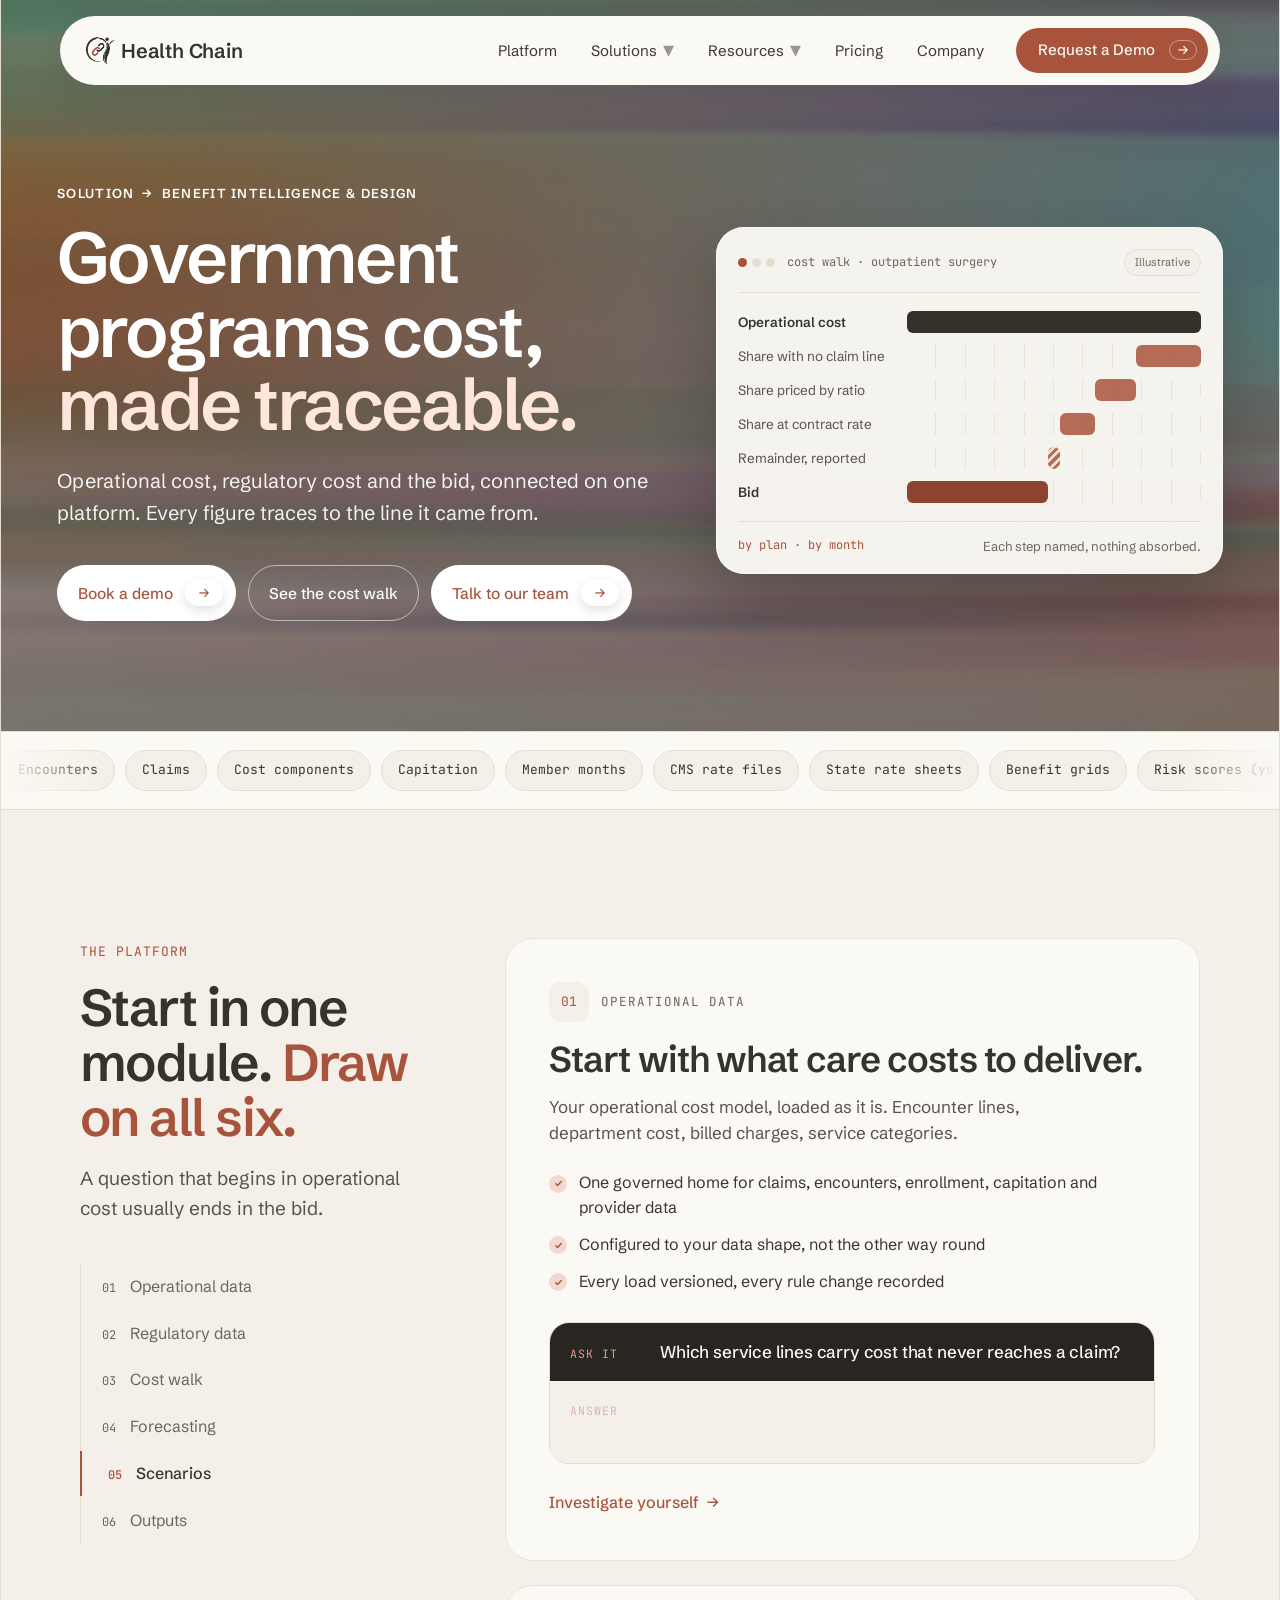
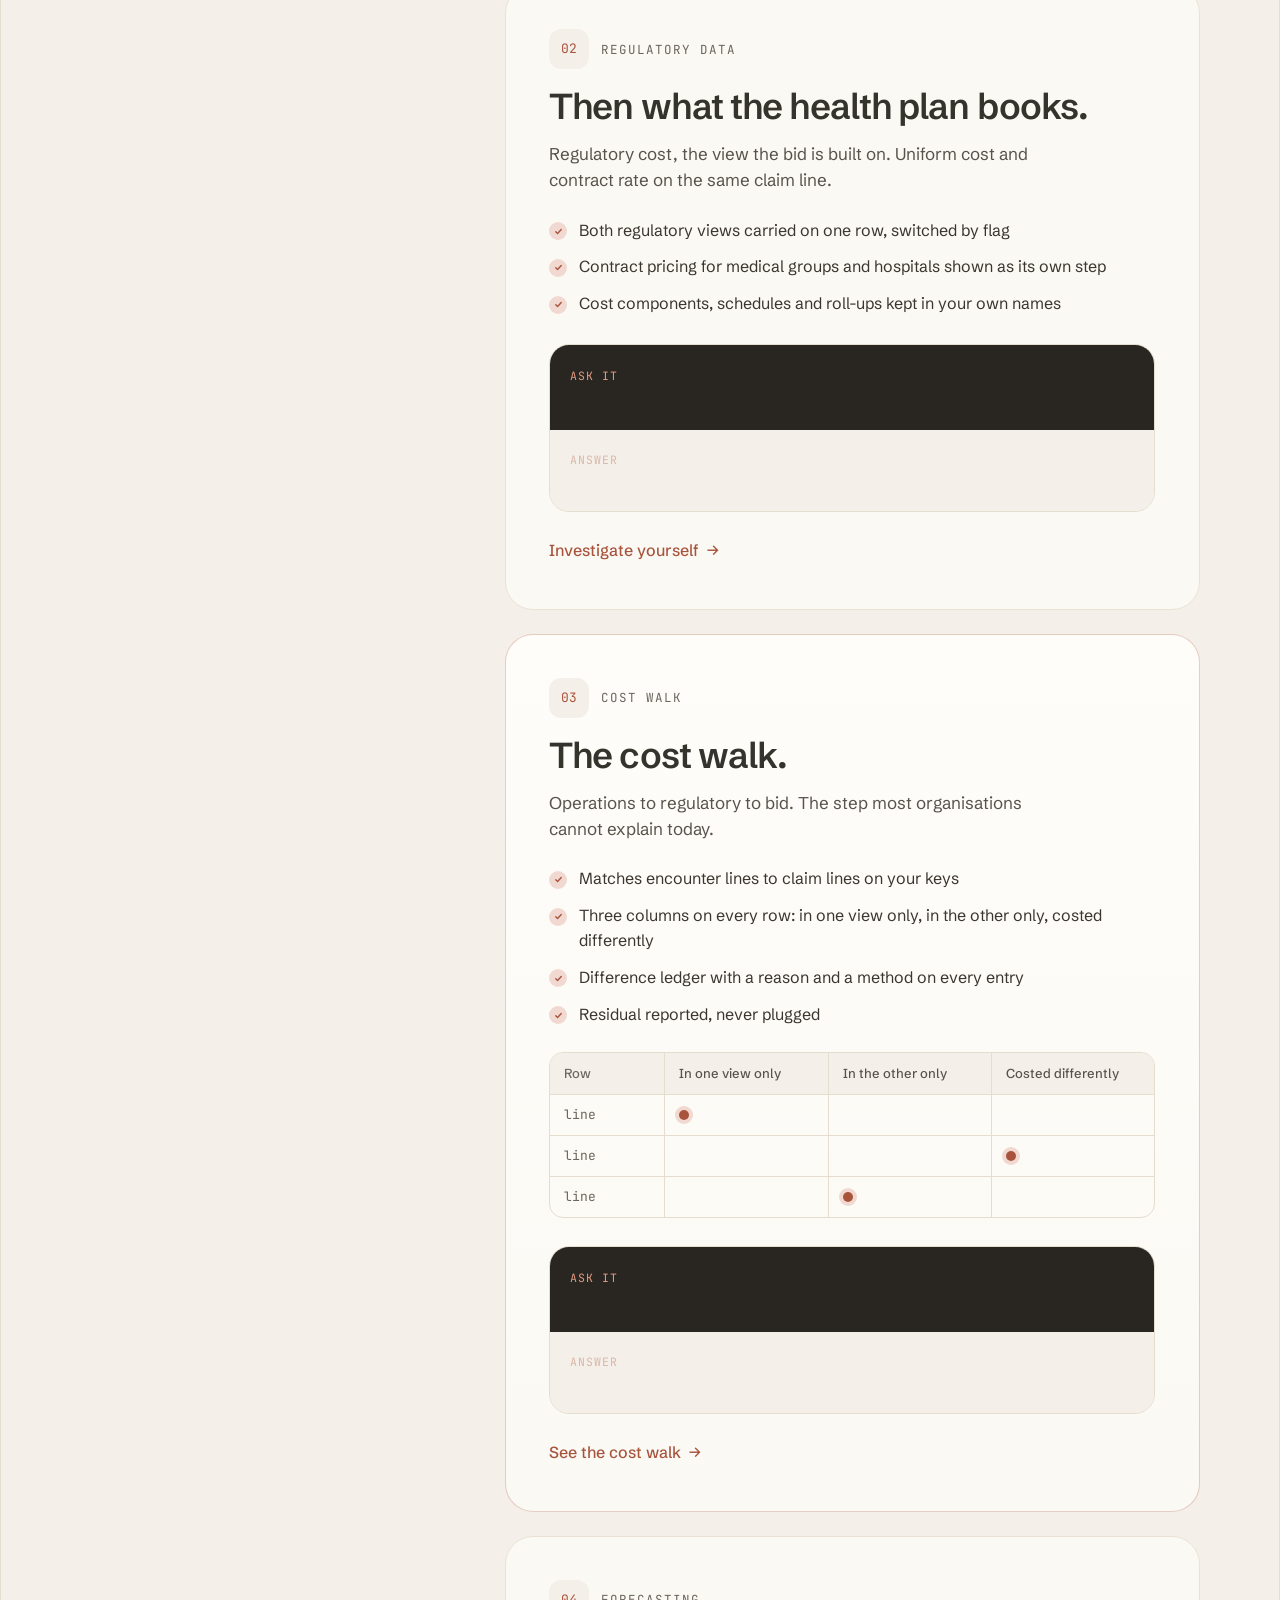
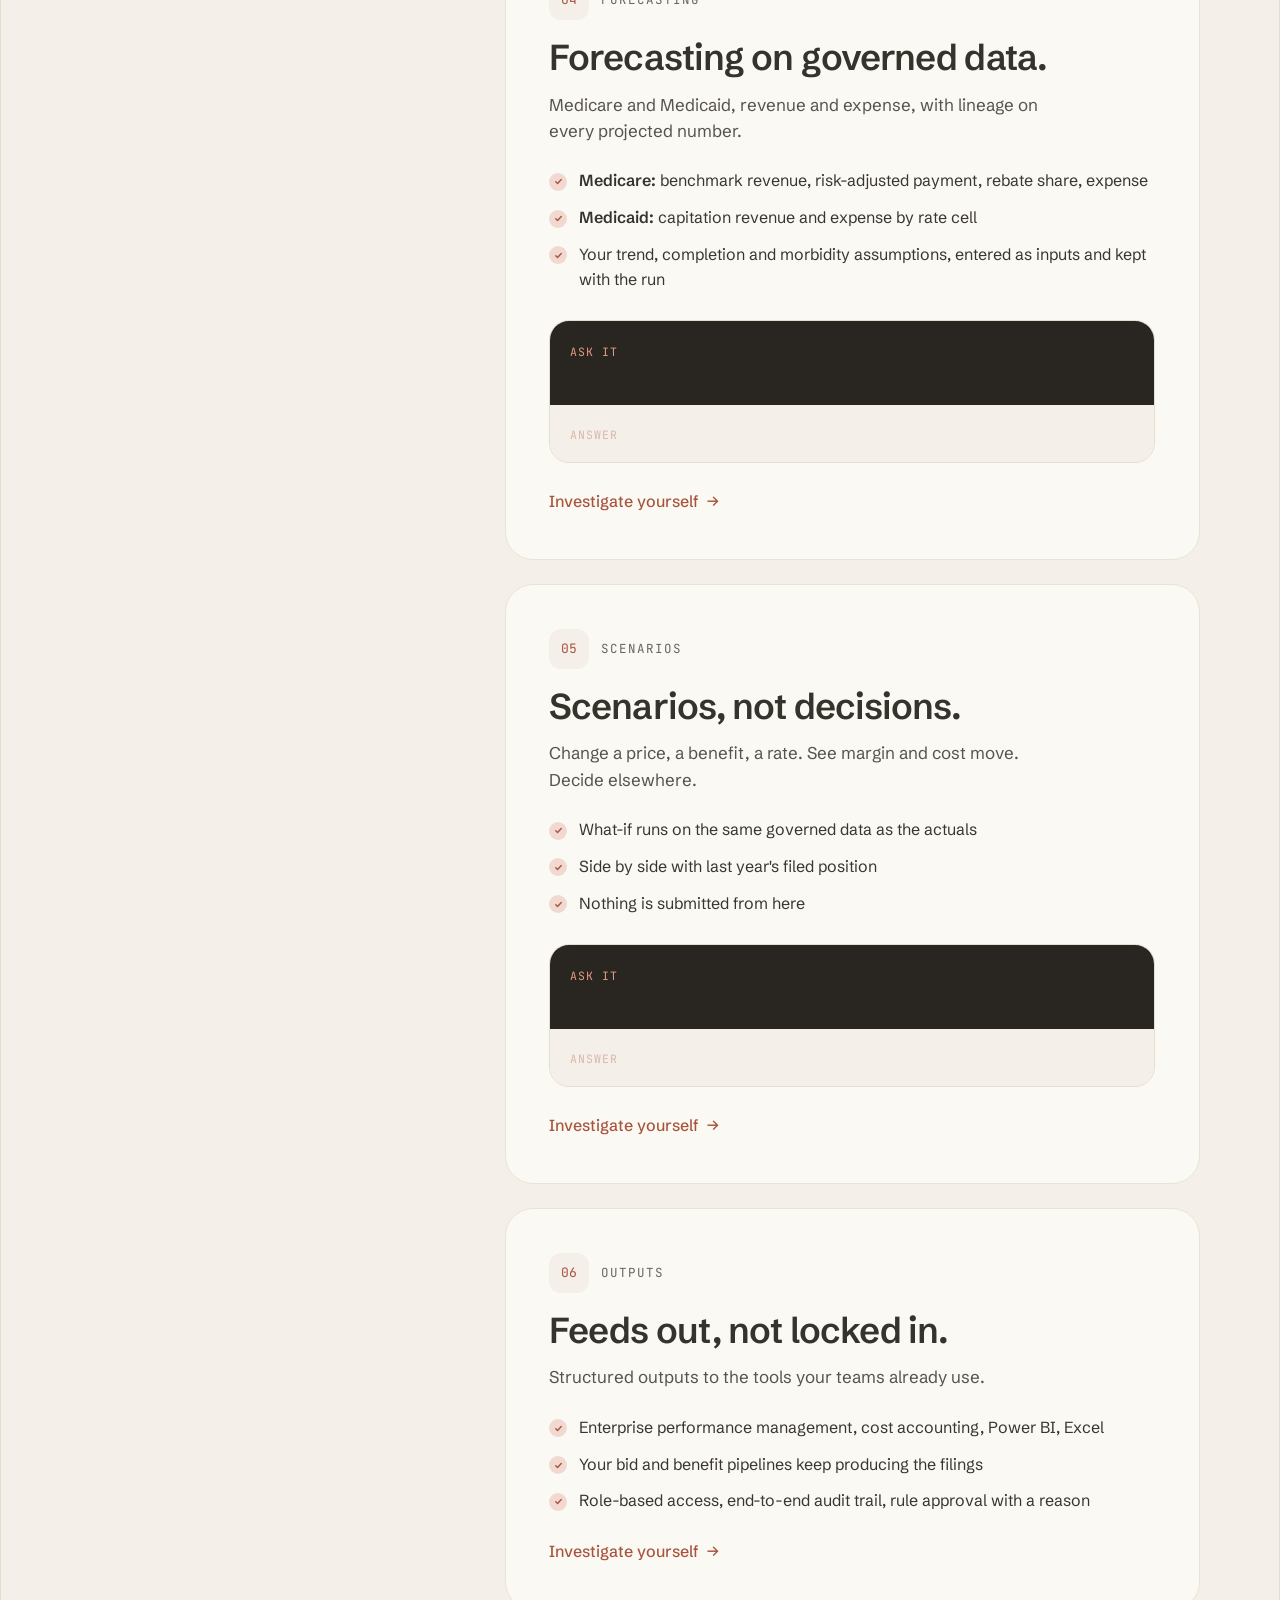
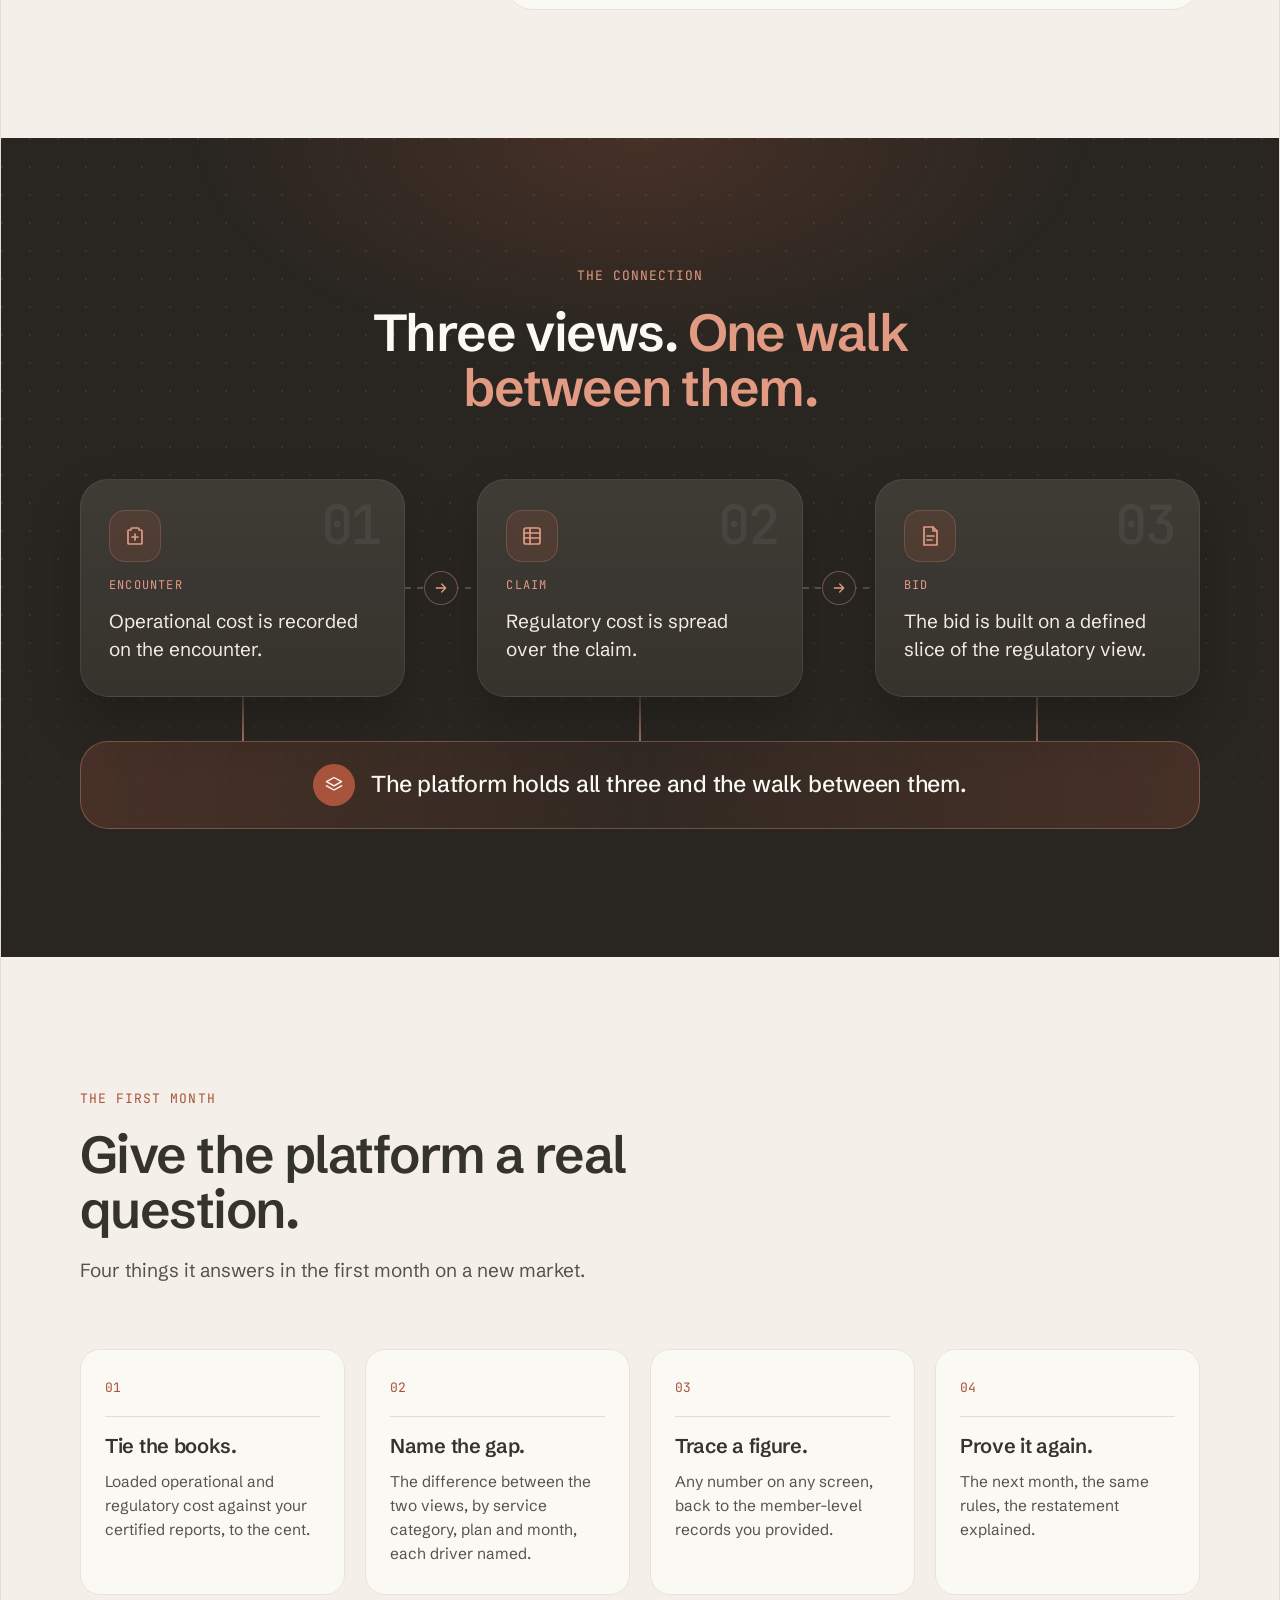
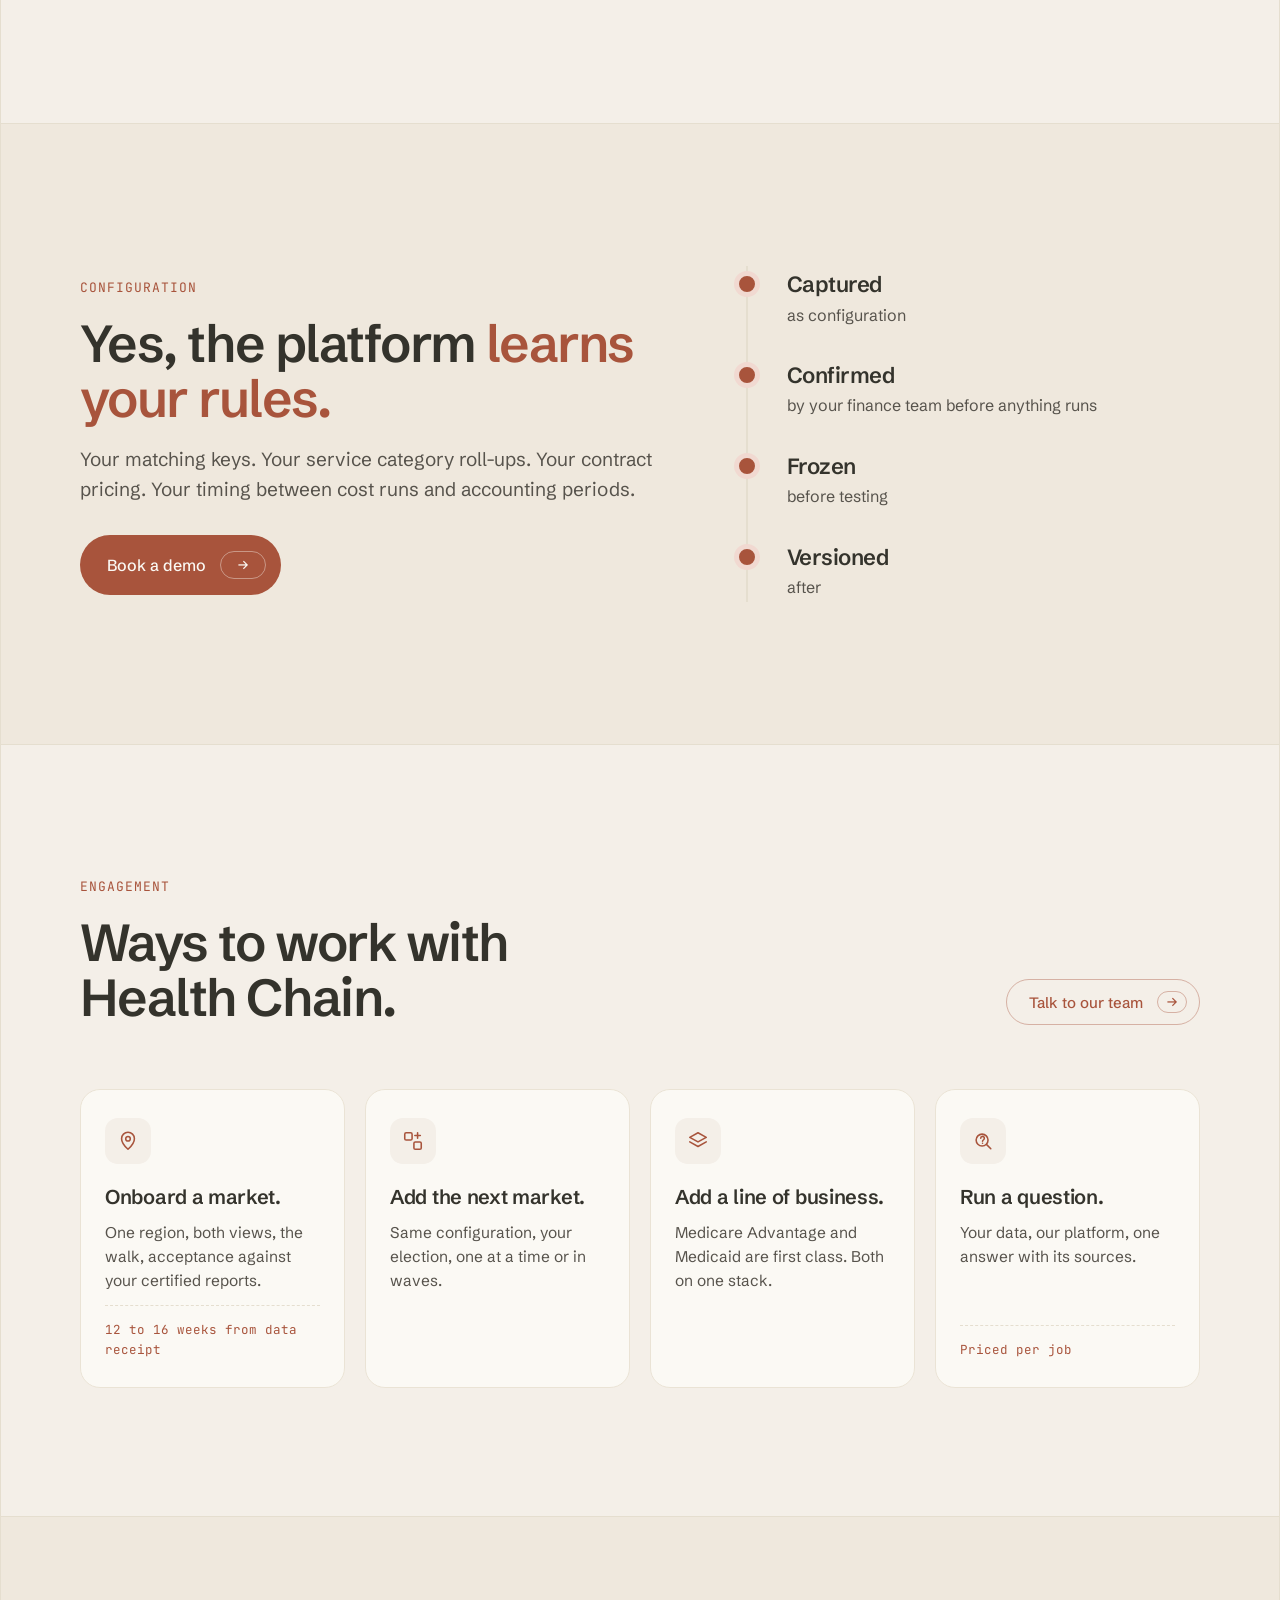
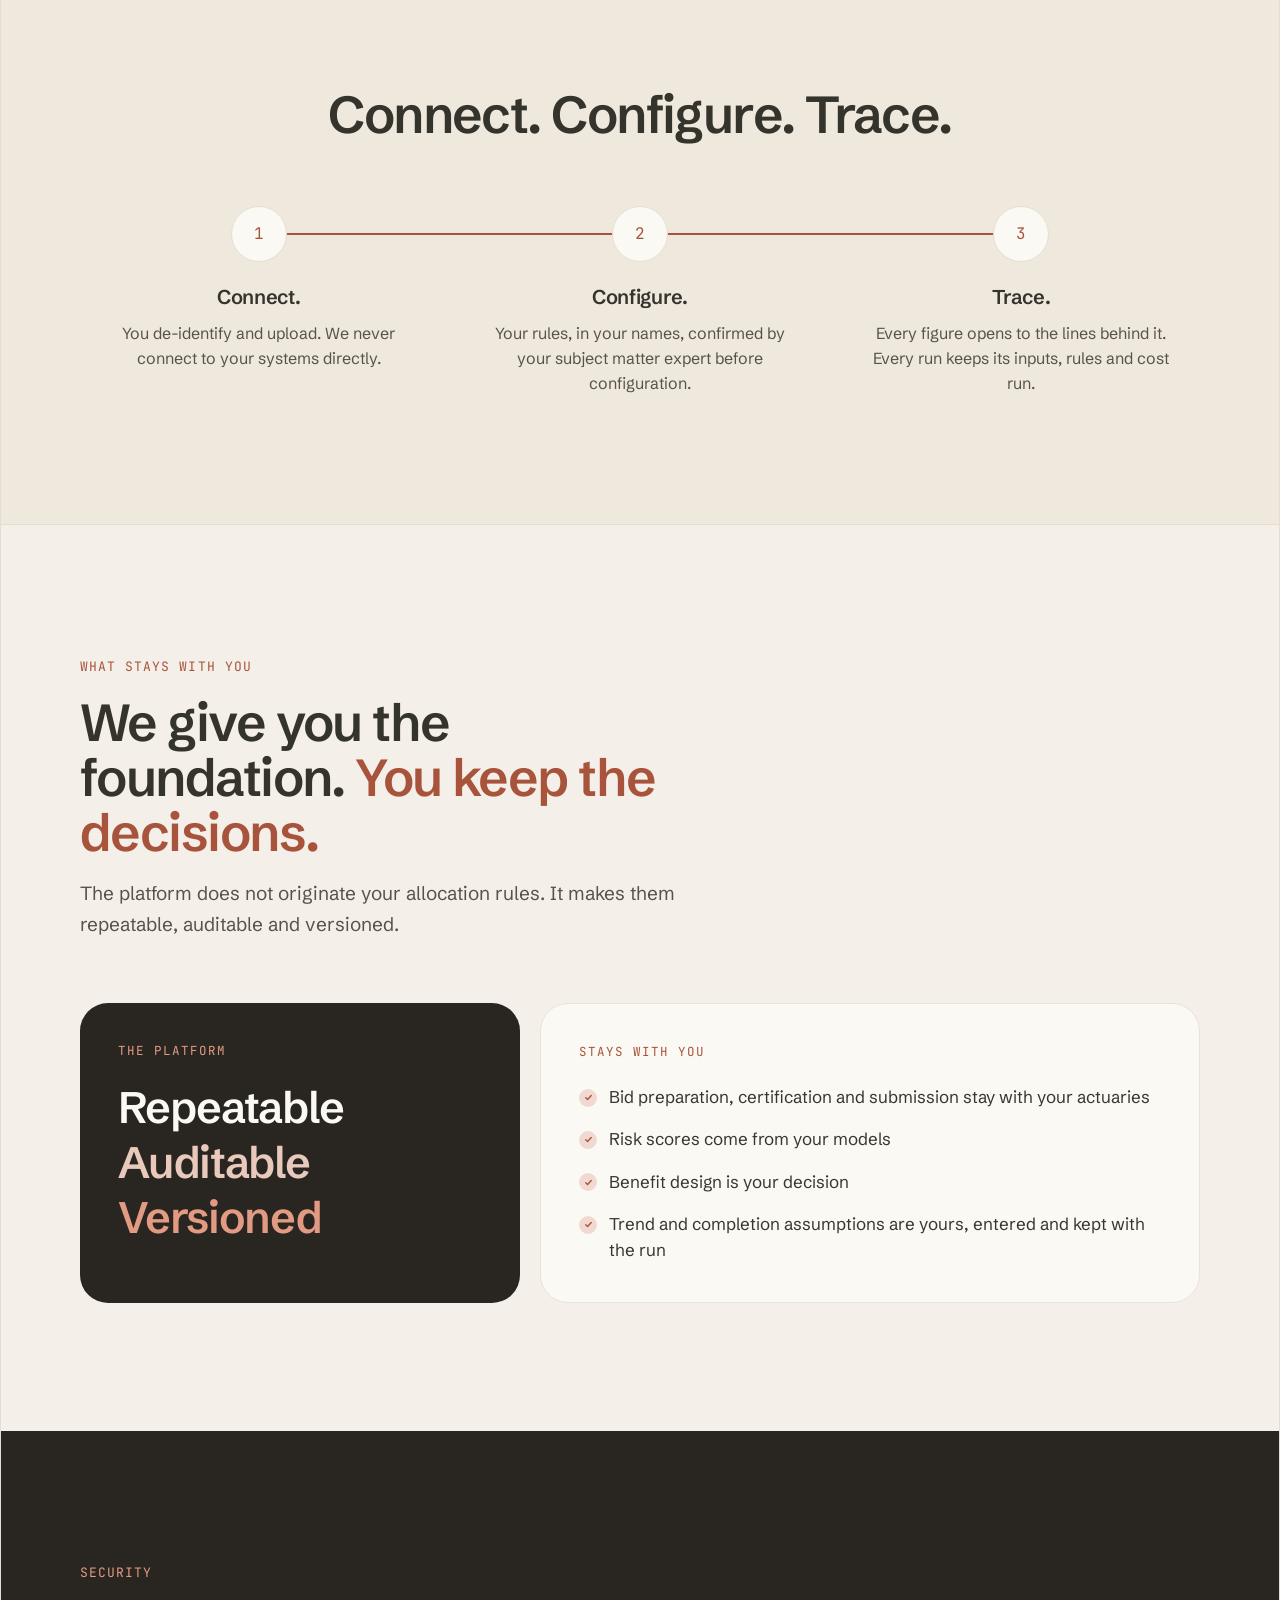
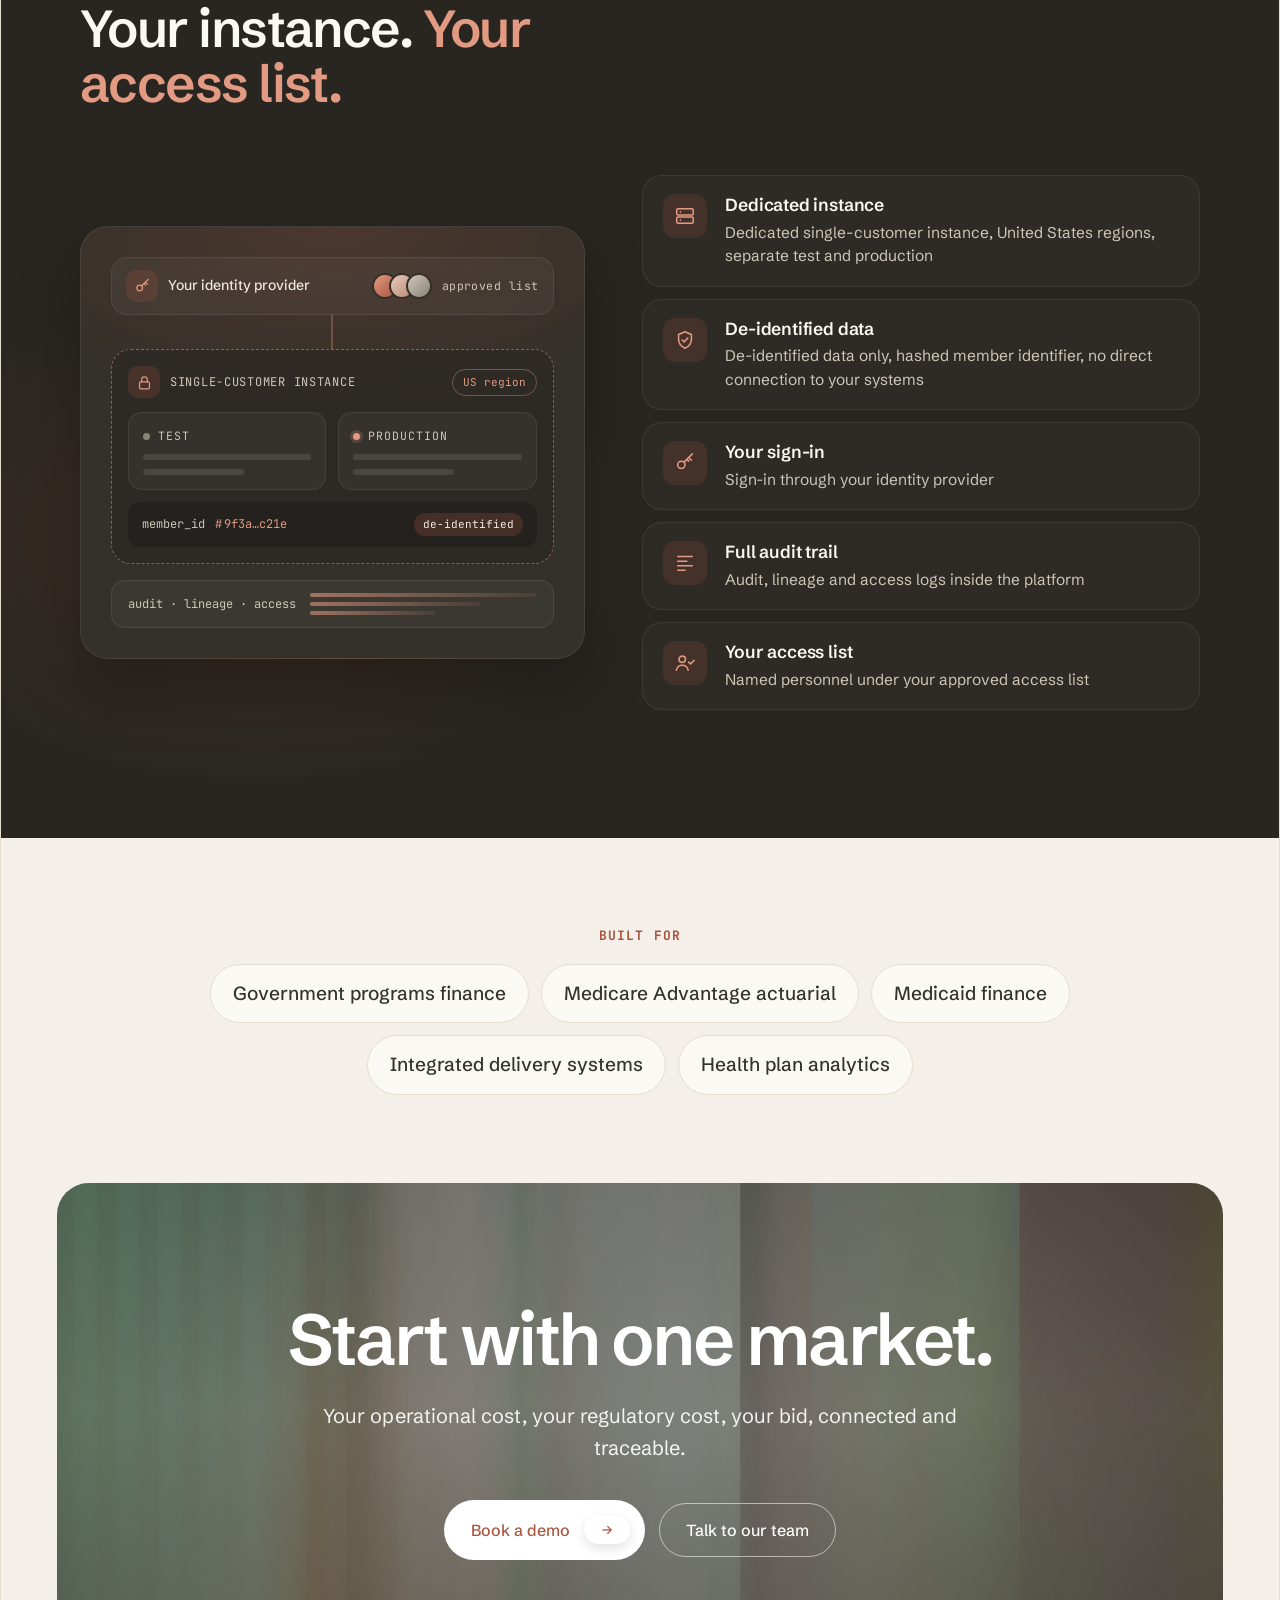
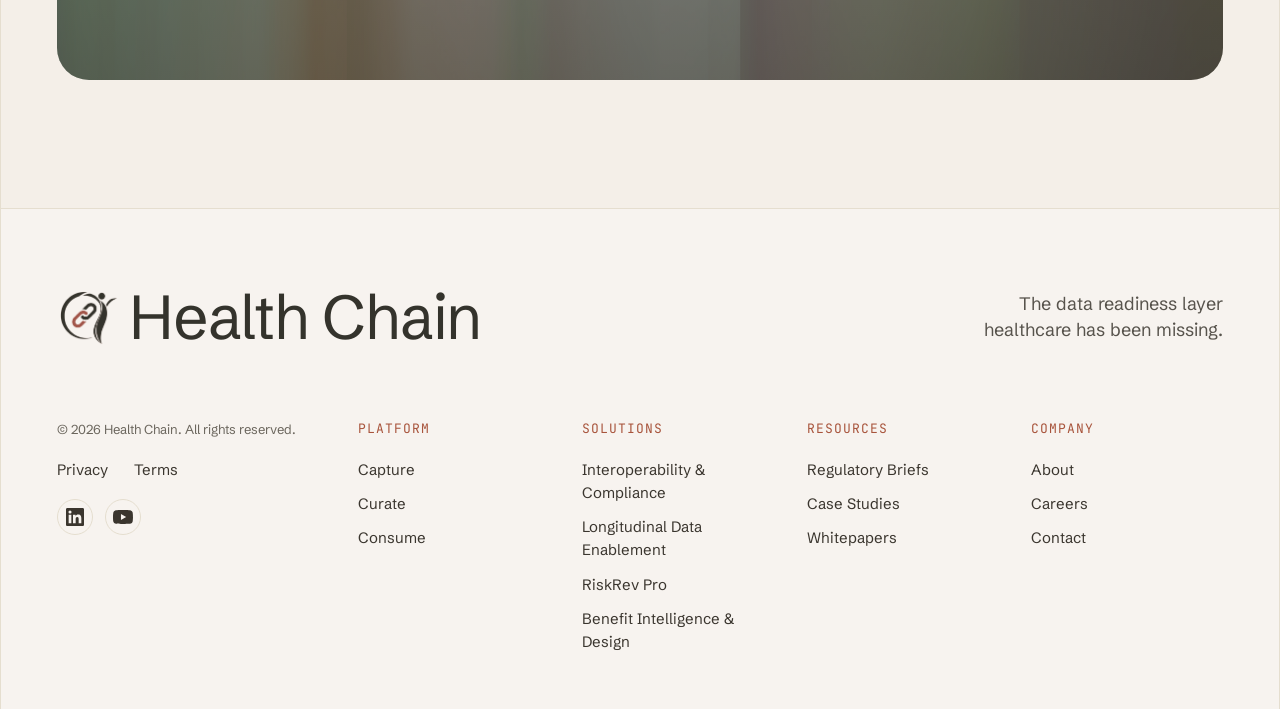
<file: index.html>
<!doctype html>
<html lang="en">
<head>
  <meta charset="utf-8">
  <meta name="viewport" content="width=device-width, initial-scale=1">
  <title>Benefit Intelligence &amp; Design | Health Chain</title>
  <meta name="description" content="Operational cost, regulatory cost and the bid, connected on one platform. Every figure traces to the line it came from.">
  <meta name="theme-color" content="#F4EFE8">
  <link rel="icon" href="assets/logo.png" type="image/png">

  <link rel="preconnect" href="https://fonts.googleapis.com">
  <link rel="preconnect" href="https://fonts.gstatic.com" crossorigin>
  <link href="https://fonts.googleapis.com/css2?family=JetBrains+Mono:wght@400;500&family=Schibsted+Grotesk:wght@400;500;600;700&display=swap" rel="stylesheet">

  <link rel="stylesheet" href="style.css">
  <script src="script.js" defer></script>
</head>
<body>
  <a class="skip-link" href="#main">Skip to content</a>

  <div class="frame">

    <!-- ================= Header ================= -->
    <!-- Same header as healthchain.com (components/Navbar.tsx in the Next.js site) -->
    <header class="site-header" data-header>
      <div class="nav-wrap">
        <div class="nav-shell">
          <a class="brand" href="https://www.healthchain.com/">
            <img src="assets/logo.png" alt="Health Chain Logo" width="32" height="32">
            <span>Health Chain</span>
          </a>

          <div class="nav-right">
            <div class="nav-desktop">
              <nav class="nav" aria-label="Main navigation">
                <a class="nav-link" href="https://www.healthchain.com/platform">Platform</a>

                <div class="has-menu" data-menu>
                  <button class="nav-link nav-trigger" type="button" aria-haspopup="true" aria-expanded="false">
                    Solutions <span class="caret" aria-hidden="true">▾</span>
                  </button>
                  <div class="menu">
                    <div class="menu-panel">
                      <a href="https://www.healthchain.com/interoperability-and-compliance">
                        <span class="menu-icon"><svg viewBox="0 0 24 24"><circle cx="12" cy="12" r="8.5"/><circle cx="12" cy="12" r="4.5"/><circle cx="12" cy="12" r="0.9" fill="currentColor" stroke="none"/></svg></span>
                        <span class="menu-text"><strong>Interoperability &amp; Compliance</strong><small>A real compliance foundation.</small></span>
                      </a>
                      <a href="https://www.healthchain.com/longitudinal-data-enablement">
                        <span class="menu-icon"><svg viewBox="0 0 24 24"><path d="M12 3.5l2.47 5.4 5.78.58-4.36 3.98 1.24 5.74L12 16.9l-5.13 2.3 1.24-5.74-4.36-3.98 5.78-.58L12 3.5z"/></svg></span>
                        <span class="menu-text"><strong>Longitudinal Data Enablement</strong><small>Every source. One longitudinal health record.</small></span>
                      </a>
                      <a href="https://www.healthchain.com/risk-adjustment">
                        <span class="menu-icon"><svg viewBox="0 0 24 24"><path d="M8.5 3.5h7a1 1 0 011 1V6h1.5a1 1 0 011 1v13a1 1 0 01-1 1H6a1 1 0 01-1-1V7a1 1 0 011-1h1.5V4.5a1 1 0 011-1z"/><path d="M9 6.5h6"/><path d="M8.5 13l2.2 2.2L15.5 11"/></svg></span>
                        <span class="menu-text"><strong>RiskRev Pro</strong><small>Make every risk adjustment coding decision easier to support.</small></span>
                      </a>
                      <a href="https://www.healthchain.com/benefit-intelligence-and-design" aria-current="page">
                        <span class="menu-icon"><svg viewBox="0 0 24 24"><circle cx="5.5" cy="6" r="2"/><circle cx="18.5" cy="6" r="2"/><circle cx="12" cy="18" r="2"/><path d="M7 7.3L11 16M17 7.3L13 16M7.5 6h9"/></svg></span>
                        <span class="menu-text"><strong>Benefit Intelligence &amp; Design</strong><small>Design benefits with evidence, not guesswork.</small></span>
                      </a>
                    </div>
                  </div>
                </div>

                <div class="has-menu" data-menu>
                  <div class="nav-link nav-split">
                    <a href="https://www.healthchain.com/resources">Resources</a>
                    <button class="nav-trigger" type="button" aria-haspopup="true" aria-expanded="false" aria-label="Expand Resources menu">
                      <span class="caret" aria-hidden="true">▾</span>
                    </button>
                  </div>
                  <div class="menu">
                    <div class="menu-panel">
                      <a href="https://www.healthchain.com/blogs">
                        <span class="menu-icon"><svg viewBox="0 0 24 24"><path d="M4 20h4.5L19 9.5a2.1 2.1 0 00-3-3L5.5 17v3z"/><path d="M14.5 8l3 3"/><path d="M13 20h7"/></svg></span>
                        <span class="menu-text"><strong>Blogs</strong><small>Practical guidance on CMS-0057-F, FHIR APIs, and payer data.</small></span>
                      </a>
                    </div>
                  </div>
                </div>

                <a class="nav-link" href="https://www.healthchain.com/pricing">Pricing</a>
                <a class="nav-link" href="https://www.healthchain.com/about">Company</a>
              </nav>

              <a class="nav-cta" href="https://www.healthchain.com/contact">
                Request a Demo <span class="nav-cta-arrow" aria-hidden="true">→</span>
              </a>
            </div>

            <button class="nav-toggle" type="button" aria-expanded="false" aria-controls="mobile-nav" aria-label="Toggle navigation menu" data-nav-toggle>
              <svg viewBox="0 0 24 24" aria-hidden="true">
                <path class="icon-open" d="M4 6h16M4 12h16M4 18h16"/>
                <path class="icon-close" d="M6 18L18 6M6 6l12 12"/>
              </svg>
            </button>
          </div>
        </div>

        <div class="mobile-nav" id="mobile-nav" data-mobile-nav hidden>
          <a class="m-row" href="https://www.healthchain.com/platform">Platform</a>

          <div class="m-group" data-acc>
            <div class="m-row">
              <a href="https://www.healthchain.com/interoperability-and-compliance">Solutions</a>
              <button class="m-toggle" type="button" aria-expanded="false" aria-label="Expand Solutions menu"><span aria-hidden="true">▾</span></button>
            </div>
            <div class="m-sub" hidden>
              <a href="https://www.healthchain.com/interoperability-and-compliance">
                <span class="menu-icon"><svg viewBox="0 0 24 24"><circle cx="12" cy="12" r="8.5"/><circle cx="12" cy="12" r="4.5"/><circle cx="12" cy="12" r="0.9" fill="currentColor" stroke="none"/></svg></span>
                <span class="menu-text"><strong>Interoperability &amp; Compliance</strong><small>A real compliance foundation.</small></span>
              </a>
              <a href="https://www.healthchain.com/longitudinal-data-enablement">
                <span class="menu-icon"><svg viewBox="0 0 24 24"><path d="M12 3.5l2.47 5.4 5.78.58-4.36 3.98 1.24 5.74L12 16.9l-5.13 2.3 1.24-5.74-4.36-3.98 5.78-.58L12 3.5z"/></svg></span>
                <span class="menu-text"><strong>Longitudinal Data Enablement</strong><small>Every source. One longitudinal health record.</small></span>
              </a>
              <a href="https://www.healthchain.com/risk-adjustment">
                <span class="menu-icon"><svg viewBox="0 0 24 24"><path d="M8.5 3.5h7a1 1 0 011 1V6h1.5a1 1 0 011 1v13a1 1 0 01-1 1H6a1 1 0 01-1-1V7a1 1 0 011-1h1.5V4.5a1 1 0 011-1z"/><path d="M9 6.5h6"/><path d="M8.5 13l2.2 2.2L15.5 11"/></svg></span>
                <span class="menu-text"><strong>RiskRev Pro</strong><small>Make every risk adjustment coding decision easier to support.</small></span>
              </a>
              <a href="https://www.healthchain.com/benefit-intelligence-and-design" aria-current="page">
                <span class="menu-icon"><svg viewBox="0 0 24 24"><circle cx="5.5" cy="6" r="2"/><circle cx="18.5" cy="6" r="2"/><circle cx="12" cy="18" r="2"/><path d="M7 7.3L11 16M17 7.3L13 16M7.5 6h9"/></svg></span>
                <span class="menu-text"><strong>Benefit Intelligence &amp; Design</strong><small>Design benefits with evidence, not guesswork.</small></span>
              </a>
            </div>
          </div>

          <div class="m-group" data-acc>
            <div class="m-row">
              <a href="https://www.healthchain.com/resources">Resources</a>
              <button class="m-toggle" type="button" aria-expanded="false" aria-label="Expand Resources menu"><span aria-hidden="true">▾</span></button>
            </div>
            <div class="m-sub" hidden>
              <a href="https://www.healthchain.com/blogs">
                <span class="menu-icon"><svg viewBox="0 0 24 24"><path d="M4 20h4.5L19 9.5a2.1 2.1 0 00-3-3L5.5 17v3z"/><path d="M14.5 8l3 3"/><path d="M13 20h7"/></svg></span>
                <span class="menu-text"><strong>Blogs</strong><small>Practical guidance on CMS-0057-F, FHIR APIs, and payer data.</small></span>
              </a>
            </div>
          </div>

          <a class="m-row" href="https://www.healthchain.com/pricing">Pricing</a>
          <a class="m-row" href="https://www.healthchain.com/about">Company</a>

          <a class="nav-cta nav-cta-block" href="https://www.healthchain.com/contact">
            Request a Demo <span class="nav-cta-arrow" aria-hidden="true">→</span>
          </a>
        </div>
      </div>
    </header>

    <main id="main">

      <!-- ================= Hero ================= -->
      <section class="hero" aria-labelledby="hero-title">
        <div class="hero-bg" aria-hidden="true"></div>
        <div class="hero-inner">
          <div class="hero-copy">
            <p class="eyebrow eyebrow-light reveal">
              <span>Solution</span><span aria-hidden="true">→</span><span>Benefit Intelligence &amp; Design</span>
            </p>
            <h1 id="hero-title" class="hero-title reveal" style="--d:80ms">
              Government programs cost, <em>made traceable.</em>
            </h1>
            <p class="hero-lede reveal" style="--d:160ms">
              Operational cost, regulatory cost and the bid, connected on one platform.
              Every figure traces to the line it came from.
            </p>
            <div class="btn-row hero-actions reveal" style="--d:240ms">
              <a class="btn btn-light btn-lg" href="https://www.healthchain.com/contact">
                Book a demo <span class="btn-arrow" aria-hidden="true">→</span>
              </a>
              <a class="btn btn-ghost-light btn-lg" href="#cost-walk">See the cost walk</a>
              <a class="btn btn-light btn-lg" href="https://www.healthchain.com/contact">
                Talk to our team <span class="btn-arrow" aria-hidden="true">→</span>
              </a>
            </div>
          </div>

          <!-- Illustrative cost walk card (no figures) -->
          <figure class="walk-card reveal" style="--d:320ms" data-tilt aria-label="Illustration of a cost walk from operational cost to the bid">
            <div class="walk-card-head">
              <span class="dot-row" aria-hidden="true"><i></i><i></i><i></i></span>
              <span class="mono">cost walk · outpatient surgery</span>
              <span class="tag">Illustrative</span>
            </div>
            <ol class="walk-steps">
              <li class="walk-step is-total">
                <span class="walk-label">Operational cost</span>
                <span class="walk-bar"><span style="--w:100%"></span></span>
              </li>
              <li class="walk-step">
                <span class="walk-label">Share with no claim line</span>
                <span class="walk-bar is-step"><span style="--x:78%;--w:22%"></span></span>
              </li>
              <li class="walk-step">
                <span class="walk-label">Share priced by ratio</span>
                <span class="walk-bar is-step"><span style="--x:64%;--w:14%"></span></span>
              </li>
              <li class="walk-step">
                <span class="walk-label">Share at contract rate</span>
                <span class="walk-bar is-step"><span style="--x:52%;--w:12%"></span></span>
              </li>
              <li class="walk-step is-residual">
                <span class="walk-label">Remainder, reported</span>
                <span class="walk-bar is-step"><span style="--x:48%;--w:4%"></span></span>
              </li>
              <li class="walk-step is-total is-bid">
                <span class="walk-label">Bid</span>
                <span class="walk-bar"><span style="--w:48%"></span></span>
              </li>
            </ol>
            <figcaption class="walk-foot">
              <span class="mono">by plan · by month</span>
              <span>Each step named, nothing absorbed.</span>
            </figcaption>
          </figure>
        </div>
      </section>

      <!-- ================= Data tags ================= -->
      <section class="tags" aria-label="Data the platform works with">
        <div class="marquee" data-marquee>
          <ul class="marquee-track">
            <li>Encounters</li><li>Claims</li><li>Cost components</li><li>Capitation</li>
            <li>Member months</li><li>CMS rate files</li><li>State rate sheets</li><li>Benefit grids</li>
            <li>Risk scores (yours)</li><li>Service categories</li><li>Plan benefit packages</li>
            <li>Bid worksheets</li><li>General ledger ties</li>
          </ul>
        </div>
      </section>

      <!-- ================= Modules ================= -->
      <section class="modules section" id="modules" aria-labelledby="modules-title">
        <div class="modules-grid">
          <aside class="modules-rail">
            <div class="rail-sticky">
              <p class="eyebrow reveal">The platform</p>
              <h2 id="modules-title" class="h2 reveal" style="--d:60ms">Start in one module. <span class="accent">Draw on all six.</span></h2>
              <p class="lede reveal" style="--d:120ms">A question that begins in operational cost usually ends in the bid.</p>
              <ol class="rail-index" aria-label="Modules">
                <li><a href="#operational-data" data-spy="operational-data"><span>01</span>Operational data</a></li>
                <li><a href="#regulatory-data" data-spy="regulatory-data"><span>02</span>Regulatory data</a></li>
                <li><a href="#cost-walk" data-spy="cost-walk"><span>03</span>Cost walk</a></li>
                <li><a href="#forecasting" data-spy="forecasting"><span>04</span>Forecasting</a></li>
                <li><a href="#scenarios" data-spy="scenarios"><span>05</span>Scenarios</a></li>
                <li><a href="#outputs" data-spy="outputs"><span>06</span>Outputs</a></li>
              </ol>
            </div>
          </aside>

          <div class="module-list">

            <article class="module reveal" id="operational-data" aria-labelledby="m1-title">
              <header class="module-head">
                <span class="module-num">01</span>
                <span class="module-kicker">Operational data</span>
              </header>
              <h3 id="m1-title" class="h3">Start with what care costs to deliver.</h3>
              <p class="module-lede">Your operational cost model, loaded as it is. Encounter lines, department cost, billed charges, service categories.</p>
              <ul class="checks">
                <li>One governed home for claims, encounters, enrollment, capitation and provider data</li>
                <li>Configured to your data shape, not the other way round</li>
                <li>Every load versioned, every rule change recorded</li>
              </ul>
              <div class="qa">
                <p class="qa-q"><span class="qa-tag">Ask it</span><em>Which service lines carry cost that never reaches a claim?</em></p>
                <p class="qa-a"><span class="qa-tag">Answer</span>A list by service category and place of service, with the lines behind each number.</p>
              </div>
              <a class="text-link" href="https://www.healthchain.com/contact">Investigate yourself <span aria-hidden="true">→</span></a>
            </article>

            <article class="module reveal" id="regulatory-data" aria-labelledby="m2-title">
              <header class="module-head">
                <span class="module-num">02</span>
                <span class="module-kicker">Regulatory data</span>
              </header>
              <h3 id="m2-title" class="h3">Then what the health plan books.</h3>
              <p class="module-lede">Regulatory cost, the view the bid is built on. Uniform cost and contract rate on the same claim line.</p>
              <ul class="checks">
                <li>Both regulatory views carried on one row, switched by flag</li>
                <li>Contract pricing for medical groups and hospitals shown as its own step</li>
                <li>Cost components, schedules and roll-ups kept in your own names</li>
              </ul>
              <div class="qa">
                <p class="qa-q"><span class="qa-tag">Ask it</span><em>How does uniform cost become contract cost for this plan this month?</em></p>
                <p class="qa-a"><span class="qa-tag">Answer</span>A walk from one total to the other, each step named, nothing absorbed.</p>
              </div>
              <a class="text-link" href="https://www.healthchain.com/contact">Investigate yourself <span aria-hidden="true">→</span></a>
            </article>

            <article class="module module-feature reveal" id="cost-walk" aria-labelledby="m3-title">
              <header class="module-head">
                <span class="module-num">03</span>
                <span class="module-kicker">Cost walk</span>
              </header>
              <h3 id="m3-title" class="h3">The cost walk.</h3>
              <p class="module-lede">Operations to regulatory to bid. The step most organisations cannot explain today.</p>
              <ul class="checks">
                <li>Matches encounter lines to claim lines on your keys</li>
                <li>Three columns on every row: in one view only, in the other only, costed differently</li>
                <li>Difference ledger with a reason and a method on every entry</li>
                <li>Residual reported, never plugged</li>
              </ul>
              <div class="ledger" aria-hidden="true">
                <div class="ledger-row ledger-head"><span>Row</span><span>In one view only</span><span>In the other only</span><span>Costed differently</span></div>
                <div class="ledger-row"><span class="mono">line</span><span><i class="pip"></i></span><span></span><span></span></div>
                <div class="ledger-row"><span class="mono">line</span><span></span><span></span><span><i class="pip"></i></span></div>
                <div class="ledger-row"><span class="mono">line</span><span></span><span><i class="pip"></i></span><span></span></div>
              </div>
              <div class="qa">
                <p class="qa-q"><span class="qa-tag">Ask it</span><em>Why is operational cost higher than the bid for outpatient surgery?</em></p>
                <p class="qa-a"><span class="qa-tag">Answer</span>The share with no claim line, the share priced by ratio, the share at contract rate, and the remainder, by plan and month.</p>
              </div>
              <a class="text-link" href="https://www.healthchain.com/contact">See the cost walk <span aria-hidden="true">→</span></a>
            </article>

            <article class="module reveal" id="forecasting" aria-labelledby="m4-title">
              <header class="module-head">
                <span class="module-num">04</span>
                <span class="module-kicker">Forecasting</span>
              </header>
              <h3 id="m4-title" class="h3">Forecasting on governed data.</h3>
              <p class="module-lede">Medicare and Medicaid, revenue and expense, with lineage on every projected number.</p>
              <ul class="checks">
                <li><strong>Medicare:</strong> benchmark revenue, risk-adjusted payment, rebate share, expense</li>
                <li><strong>Medicaid:</strong> capitation revenue and expense by rate cell</li>
                <li>Your trend, completion and morbidity assumptions, entered as inputs and kept with the run</li>
              </ul>
              <div class="qa">
                <p class="qa-q"><span class="qa-tag">Ask it</span><em>What does next year look like if utilisation holds and the rate cut lands?</em></p>
                <p class="qa-a"><span class="qa-tag">Answer</span>A projection you can open row by row.</p>
              </div>
              <a class="text-link" href="https://www.healthchain.com/contact">Investigate yourself <span aria-hidden="true">→</span></a>
            </article>

            <article class="module reveal" id="scenarios" aria-labelledby="m5-title">
              <header class="module-head">
                <span class="module-num">05</span>
                <span class="module-kicker">Scenarios</span>
              </header>
              <h3 id="m5-title" class="h3">Scenarios, not decisions.</h3>
              <p class="module-lede">Change a price, a benefit, a rate. See margin and cost move. Decide elsewhere.</p>
              <ul class="checks">
                <li>What-if runs on the same governed data as the actuals</li>
                <li>Side by side with last year's filed position</li>
                <li>Nothing is submitted from here</li>
              </ul>
              <div class="qa">
                <p class="qa-q"><span class="qa-tag">Ask it</span><em>What happens to margin if the copay changes on specialist visits?</em></p>
                <p class="qa-a"><span class="qa-tag">Answer</span>The cost and revenue effect by plan, with the assumptions listed.</p>
              </div>
              <a class="text-link" href="https://www.healthchain.com/contact">Investigate yourself <span aria-hidden="true">→</span></a>
            </article>

            <article class="module reveal" id="outputs" aria-labelledby="m6-title">
              <header class="module-head">
                <span class="module-num">06</span>
                <span class="module-kicker">Outputs</span>
              </header>
              <h3 id="m6-title" class="h3">Feeds out, not locked in.</h3>
              <p class="module-lede">Structured outputs to the tools your teams already use.</p>
              <ul class="checks">
                <li>Enterprise performance management, cost accounting, Power BI, Excel</li>
                <li>Your bid and benefit pipelines keep producing the filings</li>
                <li>Role-based access, end-to-end audit trail, rule approval with a reason</li>
              </ul>
              <a class="text-link" href="https://www.healthchain.com/contact">Investigate yourself <span aria-hidden="true">→</span></a>
            </article>

          </div>
        </div>
      </section>

      <!-- ================= The connection ================= -->
      <section class="connection section-dark" aria-labelledby="connection-title">
        <div class="conn-glow" aria-hidden="true"></div>
        <div class="section-inner">
          <div class="conn-head">
            <p class="eyebrow eyebrow-terra reveal">The connection</p>
            <h2 id="connection-title" class="h2 reveal" style="--d:60ms">Three views. <span class="accent">One walk between them.</span></h2>
          </div>

          <ol class="chain" data-chain>
            <li class="chain-node reveal" style="--d:100ms">
              <span class="chain-step mono" aria-hidden="true">01</span>
              <span class="chain-icon" aria-hidden="true">
                <svg viewBox="0 0 24 24"><path d="M9 4h6a1 1 0 011 1v1h2a1 1 0 011 1v12a1 1 0 01-1 1H6a1 1 0 01-1-1V7a1 1 0 011-1h2V5a1 1 0 011-1z"/><path d="M12 10v6M9 13h6"/></svg>
              </span>
              <span class="chain-kicker mono">Encounter</span>
              <p>Operational cost is recorded on the encounter.</p>
            </li>
            <li class="chain-link" aria-hidden="true">
              <span class="chain-track"></span>
              <span class="chain-arrow"><svg viewBox="0 0 24 24"><path d="M5 12h14M13 6l6 6-6 6"/></svg></span>
            </li>
            <li class="chain-node reveal" style="--d:220ms">
              <span class="chain-step mono" aria-hidden="true">02</span>
              <span class="chain-icon" aria-hidden="true">
                <svg viewBox="0 0 24 24"><rect x="4" y="4" width="16" height="16" rx="2"/><path d="M4 9h16M4 14h16M10 4v16"/></svg>
              </span>
              <span class="chain-kicker mono">Claim</span>
              <p>Regulatory cost is spread over the claim.</p>
            </li>
            <li class="chain-link" aria-hidden="true">
              <span class="chain-track"></span>
              <span class="chain-arrow"><svg viewBox="0 0 24 24"><path d="M5 12h14M13 6l6 6-6 6"/></svg></span>
            </li>
            <li class="chain-node reveal" style="--d:340ms">
              <span class="chain-step mono" aria-hidden="true">03</span>
              <span class="chain-icon" aria-hidden="true">
                <svg viewBox="0 0 24 24"><path d="M6 3h9l4 4v14H6z"/><path d="M15 3v4h4M9 12h7M9 16h5"/></svg>
              </span>
              <span class="chain-kicker mono">Bid</span>
              <p>The bid is built on a defined slice of the regulatory view.</p>
            </li>
          </ol>
          <div class="chain-base reveal" style="--d:420ms">
            <div class="chain-stems" aria-hidden="true"><span></span><span></span><span></span></div>
            <p class="chain-foot">
              <span class="chain-base-icon" aria-hidden="true"><svg viewBox="0 0 24 24"><path d="M12 3l9 5-9 5-9-5 9-5z"/><path d="M3 13l9 5 9-5"/></svg></span>
              The platform holds all three and the walk between them.
            </p>
          </div>
        </div>
      </section>

      <!-- ================= Real question ================= -->
      <section class="section" id="first-month" aria-labelledby="first-month-title">
        <div class="section-inner">
          <div class="section-head">
            <p class="eyebrow reveal">The first month</p>
            <h2 id="first-month-title" class="h2 reveal" style="--d:60ms">Give the platform a real question.</h2>
            <p class="lede reveal" style="--d:120ms">Four things it answers in the first month on a new market.</p>
          </div>
          <ol class="card-grid four">
            <li class="card reveal" style="--d:0ms">
              <span class="card-num">01</span>
              <h3 class="h4">Tie the books.</h3>
              <p>Loaded operational and regulatory cost against your certified reports, to the cent.</p>
            </li>
            <li class="card reveal" style="--d:90ms">
              <span class="card-num">02</span>
              <h3 class="h4">Name the gap.</h3>
              <p>The difference between the two views, by service category, plan and month, each driver named.</p>
            </li>
            <li class="card reveal" style="--d:180ms">
              <span class="card-num">03</span>
              <h3 class="h4">Trace a figure.</h3>
              <p>Any number on any screen, back to the member-level records you provided.</p>
            </li>
            <li class="card reveal" style="--d:270ms">
              <span class="card-num">04</span>
              <h3 class="h4">Prove it again.</h3>
              <p>The next month, the same rules, the restatement explained.</p>
            </li>
          </ol>
        </div>
      </section>

      <!-- ================= Learns your rules ================= -->
      <section class="section section-tint" aria-labelledby="rules-title">
        <div class="section-inner split">
          <div class="split-copy">
            <p class="eyebrow reveal">Configuration</p>
            <h2 id="rules-title" class="h2 reveal" style="--d:60ms">Yes, the platform <span class="accent">learns your rules.</span></h2>
            <p class="lede reveal" style="--d:120ms">Your matching keys. Your service category roll-ups. Your contract pricing. Your timing between cost runs and accounting periods.</p>
          
            
            <a class="btn btn-primary btn-lg reveal" style="--d:180ms; margin-top: 30px;" href="https://www.healthchain.com/contact">
              Book a demo <span class="btn-arrow" aria-hidden="true">→</span>
            </a>
          </div>
          <ol class="timeline" aria-label="How rules are governed">
            <li class="reveal" style="--d:80ms"><span class="tl-dot"></span><strong>Captured</strong><span>as configuration</span></li>
            <li class="reveal" style="--d:180ms"><span class="tl-dot"></span><strong>Confirmed</strong><span>by your finance team before anything runs</span></li>
            <li class="reveal" style="--d:280ms"><span class="tl-dot"></span><strong>Frozen</strong><span>before testing</span></li>
            <li class="reveal" style="--d:380ms"><span class="tl-dot"></span><strong>Versioned</strong><span>after</span></li>
          </ol>
        </div>
      </section>

      <!-- ================= Ways to work ================= -->
      <section class="section" id="ways-to-work" aria-labelledby="ways-title">
        <div class="section-inner">
          <div class="section-head section-head-row">
            <div>
              <p class="eyebrow reveal">Engagement</p>
              <h2 id="ways-title" class="h2 reveal" style="--d:60ms">Ways to work with Health Chain.</h2>
            </div>
            <a class="btn btn-outline reveal" style="--d:120ms" href="https://www.healthchain.com/contact">Talk to our team <span class="btn-arrow" aria-hidden="true">→</span></a>
          </div>
          <div class="card-grid four">
            <article class="card card-lift reveal">
              <span class="card-icon" aria-hidden="true"><svg viewBox="0 0 24 24"><path d="M12 21s-7-6.2-7-11.5A7 7 0 0112 2.5a7 7 0 017 7C19 14.8 12 21 12 21z"/><circle cx="12" cy="9.5" r="2.5"/></svg></span>
              <h3 class="h4">Onboard a market.</h3>
              <p>One region, both views, the walk, acceptance against your certified reports.</p>
              <p class="card-meta mono">12 to 16 weeks from data receipt</p>
            </article>
            <article class="card card-lift reveal" style="--d:90ms">
              <span class="card-icon" aria-hidden="true"><svg viewBox="0 0 24 24"><rect x="3" y="3" width="8" height="8" rx="1.5"/><rect x="13" y="13" width="8" height="8" rx="1.5"/><path d="M17 3v6M14 6h6"/></svg></span>
              <h3 class="h4">Add the next market.</h3>
              <p>Same configuration, your election, one at a time or in waves.</p>
            </article>
            <article class="card card-lift reveal" style="--d:180ms">
              <span class="card-icon" aria-hidden="true"><svg viewBox="0 0 24 24"><path d="M12 3l9 5-9 5-9-5 9-5z"/><path d="M3 13l9 5 9-5"/></svg></span>
              <h3 class="h4">Add a line of business.</h3>
              <p>Medicare Advantage and Medicaid are first class. Both on one stack.</p>
            </article>
            <article class="card card-lift reveal" style="--d:270ms">
              <span class="card-icon" aria-hidden="true"><svg viewBox="0 0 24 24"><circle cx="11" cy="11" r="6.5"/><path d="M16 16l4.5 4.5M9.5 9a2 2 0 113 1.7c-.7.4-1 .8-1 1.6M11.5 14.5v.01"/></svg></span>
              <h3 class="h4">Run a question.</h3>
              <p>Your data, our platform, one answer with its sources.</p>
              <p class="card-meta mono">Priced per job</p>
            </article>
          </div>
        </div>
      </section>

      <!-- ================= How it works ================= -->
      <section class="section section-tint" id="how-it-works" aria-labelledby="how-title">
        <div class="section-inner">
          <div class="section-head center">
            <p class="eyebrow reveal">How it works</p>
            <h2 id="how-title" class="h2 reveal" style="--d:60ms">Connect. Configure. Trace.</h2>
          </div>
          <ol class="steps" data-steps>
            <li class="step reveal">
              <span class="step-num">1</span>
              <h3 class="h4">Connect.</h3>
              <p>You de-identify and upload. We never connect to your systems directly.</p>
            </li>
            <li class="step reveal" style="--d:120ms">
              <span class="step-num">2</span>
              <h3 class="h4">Configure.</h3>
              <p>Your rules, in your names, confirmed by your subject matter expert before configuration.</p>
            </li>
            <li class="step reveal" style="--d:240ms">
              <span class="step-num">3</span>
              <h3 class="h4">Trace.</h3>
              <p>Every figure opens to the lines behind it. Every run keeps its inputs, rules and cost run.</p>
            </li>
          </ol>
        </div>
      </section>

      <!-- ================= What stays with you ================= -->
      <section class="section" aria-labelledby="stays-title">
        <div class="section-inner">
          <div class="section-head">
            <p class="eyebrow reveal">What stays with you</p>
            <h2 id="stays-title" class="h2 reveal" style="--d:60ms">We give you the foundation. <span class="accent">You keep the decisions.</span></h2>
            <p class="lede reveal" style="--d:120ms">The platform does not originate your allocation rules. It makes them repeatable, auditable and versioned.</p>
          </div>
          <div class="ownership">
            <div class="own-col own-platform reveal">
              <p class="own-label mono">The platform</p>
              <ul>
                <li>Repeatable</li>
                <li>Auditable</li>
                <li>Versioned</li>
              </ul>
            </div>
            <div class="own-col own-you reveal" style="--d:120ms">
              <p class="own-label mono">Stays with you</p>
              <ul class="checks">
                <li>Bid preparation, certification and submission stay with your actuaries</li>
                <li>Risk scores come from your models</li>
                <li>Benefit design is your decision</li>
                <li>Trend and completion assumptions are yours, entered and kept with the run</li>
              </ul>
            </div>
          </div>
        </div>
      </section>

      <!-- ================= Security ================= -->
      <section class="section section-dark security" id="security" aria-labelledby="security-title">
        <div class="section-inner">
          <div class="section-head">
            <p class="eyebrow eyebrow-terra reveal">Security</p>
            <h2 id="security-title" class="h2 reveal" style="--d:60ms">Your instance. <span class="accent">Your access list.</span></h2>
          </div>

          <div class="sec-layout">
            <!-- Illustration of the five points below (decorative; the list carries the content) -->
            <figure class="sec-visual reveal" style="--d:80ms" aria-hidden="true">
              <div class="sv-gate">
                <span class="sv-chip">
                  <span class="sv-chip-icon"><svg viewBox="0 0 24 24"><circle cx="8" cy="14" r="4"/><path d="M11 11l9-9M16 6l3 3M14 8l2 2"/></svg></span>
                  Your identity provider
                </span>
                <span class="sv-people"><i></i><i></i><i></i><b class="mono">approved list</b></span>
              </div>
              <div class="sv-flow"><span></span></div>
              <div class="sv-instance">
                <div class="sv-instance-head">
                  <span class="sv-lock"><svg viewBox="0 0 24 24"><rect x="5" y="11" width="14" height="10" rx="2"/><path d="M8 11V8a4 4 0 018 0v3"/></svg></span>
                  <span class="mono">single-customer instance</span>
                  <span class="sv-tag mono">US region</span>
                </div>
                <div class="sv-envs">
                  <div class="sv-env"><span class="mono">Test</span><i class="sv-bar"></i><i class="sv-bar is-short"></i></div>
                  <div class="sv-env is-prod"><span class="mono">Production</span><i class="sv-bar"></i><i class="sv-bar is-short"></i></div>
                </div>
                <div class="sv-data">
                  <span class="mono">member_id</span>
                  <span class="sv-hash mono">#&thinsp;9f3a…c21e</span>
                  <span class="sv-pill mono">de-identified</span>
                </div>
              </div>
              <div class="sv-log">
                <span class="mono">audit · lineage · access</span>
                <span class="sv-log-lines"><i></i><i></i><i></i></span>
              </div>
            </figure>

            <ul class="sec-list">
              <li class="sec-item reveal">
                <span class="sec-icon" aria-hidden="true"><svg viewBox="0 0 24 24"><rect x="3" y="4" width="18" height="7" rx="1.5"/><rect x="3" y="13" width="18" height="7" rx="1.5"/><path d="M7 7.5h.01M7 16.5h.01"/></svg></span>
                <div>
                  <h3 class="sec-title">Dedicated instance</h3>
                  <p>Dedicated single-customer instance, United States regions, separate test and production</p>
                </div>
              </li>
              <li class="sec-item reveal" style="--d:80ms">
                <span class="sec-icon" aria-hidden="true"><svg viewBox="0 0 24 24"><path d="M12 3l7 3v5c0 4.5-3 8.3-7 10-4-1.7-7-5.5-7-10V6l7-3z"/><path d="M9 12l2 2 4-4"/></svg></span>
                <div>
                  <h3 class="sec-title">De-identified data</h3>
                  <p>De-identified data only, hashed member identifier, no direct connection to your systems</p>
                </div>
              </li>
              <li class="sec-item reveal" style="--d:160ms">
                <span class="sec-icon" aria-hidden="true"><svg viewBox="0 0 24 24"><circle cx="8" cy="14" r="4"/><path d="M11 11l9-9M16 6l3 3M14 8l2 2"/></svg></span>
                <div>
                  <h3 class="sec-title">Your sign-in</h3>
                  <p>Sign-in through your identity provider</p>
                </div>
              </li>
              <li class="sec-item reveal" style="--d:240ms">
                <span class="sec-icon" aria-hidden="true"><svg viewBox="0 0 24 24"><path d="M4 5h16M4 10h10M4 15h16M4 20h8"/></svg></span>
                <div>
                  <h3 class="sec-title">Full audit trail</h3>
                  <p>Audit, lineage and access logs inside the platform</p>
                </div>
              </li>
              <li class="sec-item reveal" style="--d:320ms">
                <span class="sec-icon" aria-hidden="true"><svg viewBox="0 0 24 24"><circle cx="9" cy="8" r="3.5"/><path d="M2.5 20c.8-3.6 3.4-5.5 6.5-5.5s5.7 1.9 6.5 5.5M16 11l2 2 4-4"/></svg></span>
                <div>
                  <h3 class="sec-title">Your access list</h3>
                  <p>Named personnel under your approved access list</p>
                </div>
              </li>
            </ul>
          </div>
        </div>
      </section>

      <!-- ================= For ================= -->
      <section class="section audience" aria-labelledby="for-title">
        <div class="section-inner">
          <h2 id="for-title" class="eyebrow reveal">Built for</h2>
          <ul class="audience-list">
            <li class="reveal">Government programs finance</li>
            <li class="reveal" style="--d:60ms">Medicare Advantage actuarial</li>
            <li class="reveal" style="--d:120ms">Medicaid finance</li>
            <li class="reveal" style="--d:180ms">Integrated delivery systems</li>
            <li class="reveal" style="--d:240ms">Health plan analytics</li>
          </ul>
        </div>
      </section>

      <!-- ================= Closing CTA ================= -->
      <section class="closing" aria-labelledby="closing-title">
        <div class="closing-bg" aria-hidden="true"></div>
        <div class="closing-inner">
          <h2 id="closing-title" class="closing-title reveal">Start with one market.</h2>
          <p class="hero-lede reveal" style="--d:80ms">Your operational cost, your regulatory cost, your bid, connected and traceable.</p>
          <div class="btn-row center reveal" style="--d:160ms">
            <a class="btn btn-light btn-lg" href="https://www.healthchain.com/contact">Book a demo <span class="btn-arrow" aria-hidden="true">→</span></a>
            <a class="btn btn-ghost-light btn-lg" href="https://www.healthchain.com/contact">Talk to our team</a>
          </div>
        </div>
      </section>
    </main>

    <!-- ================= Footer ================= -->
    <!-- Same footer as healthchain.com (components/Footer.tsx in the Next.js site) -->
    <footer class="site-footer">
      <div class="footer-top">
        <div class="footer-brand">
          <img src="assets/logo.png" alt="Health Chain Logo" width="62" height="62">
          <span>Health Chain</span>
        </div>
        <p class="footer-tag">The data readiness layer healthcare has been missing.</p>
      </div>

      <div class="footer-grid">
        <div class="footer-legal-col">
          <p class="footer-copy">© <span data-year>2026</span> Health Chain. All rights reserved.</p>
          <div class="footer-legal">
            <a href="https://www.healthchain.com/privacy">Privacy</a>
            <a href="https://www.healthchain.com/terms-of-use">Terms</a>
          </div>
          <div class="footer-social">
            <a href="https://www.linkedin.com/company/health-chain-io" target="_blank" rel="noopener noreferrer" aria-label="Health Chain on LinkedIn">
              <svg width="18" height="18" viewBox="0 0 24 24" fill="currentColor" aria-hidden="true"><path d="M20.45 20.45h-3.56v-5.57c0-1.33-.03-3.04-1.85-3.04-1.85 0-2.14 1.45-2.14 2.94v5.67H9.35V9h3.41v1.56h.05c.48-.9 1.64-1.85 3.37-1.85 3.6 0 4.27 2.37 4.27 5.46v6.28zM5.34 7.43a2.06 2.06 0 110-4.13 2.06 2.06 0 010 4.13zM7.12 20.45H3.56V9h3.56v11.45zM22.22 0H1.77C.79 0 0 .77 0 1.73v20.54C0 23.23.79 24 1.77 24h20.45c.98 0 1.78-.77 1.78-1.73V1.73C24 .77 23.2 0 22.22 0z"/></svg>
            </a>
            <a href="https://www.youtube.com/@healthchain6081" target="_blank" rel="noopener noreferrer" aria-label="Health Chain on YouTube">
              <svg width="20" height="20" viewBox="0 0 24 24" fill="currentColor" aria-hidden="true"><path d="M23.5 6.2a3.02 3.02 0 00-2.12-2.14C19.5 3.55 12 3.55 12 3.55s-7.5 0-9.38.51A3.02 3.02 0 00.5 6.2C0 8.08 0 12 0 12s0 3.92.5 5.8a3.02 3.02 0 002.12 2.14c1.88.51 9.38.51 9.38.51s7.5 0 9.38-.51a3.02 3.02 0 002.12-2.14C24 15.92 24 12 24 12s0-3.92-.5-5.8zM9.55 15.57V8.43L15.82 12l-6.27 3.57z"/></svg>
            </a>
          </div>
        </div>

        <nav class="footer-col" aria-label="Platform">
          <p class="footer-heading">PLATFORM</p>
          <a href="https://www.healthchain.com/platform#capture">Capture</a>
          <a href="https://www.healthchain.com/platform#curate">Curate</a>
          <a href="https://www.healthchain.com/platform#consume">Consume</a>
        </nav>
        <nav class="footer-col" aria-label="Solutions">
          <p class="footer-heading">SOLUTIONS</p>
          <a href="https://www.healthchain.com/interoperability-and-compliance">Interoperability &amp; Compliance</a>
          <a href="https://www.healthchain.com/longitudinal-data-enablement">Longitudinal Data Enablement</a>
          <a href="https://www.healthchain.com/risk-adjustment">RiskRev Pro</a>
          <a href="https://www.healthchain.com/benefit-intelligence-and-design">Benefit Intelligence &amp; Design</a>
        </nav>
        <nav class="footer-col" aria-label="Resources">
          <p class="footer-heading">RESOURCES</p>
          <a href="https://www.healthchain.com/resources#regulatory-briefs">Regulatory Briefs</a>
          <a href="https://www.healthchain.com/resources#case-studies">Case Studies</a>
          <a href="https://www.healthchain.com/resources#whitepapers">Whitepapers</a>
        </nav>
        <nav class="footer-col" aria-label="Company">
          <p class="footer-heading">COMPANY</p>
          <a href="https://www.healthchain.com/about">About</a>
          <a href="https://www.healthchain.com/careers">Careers</a>
          <a href="https://www.healthchain.com/contact">Contact</a>
        </nav>
      </div>
    </footer>

  </div>
</body>
</html>
</file>
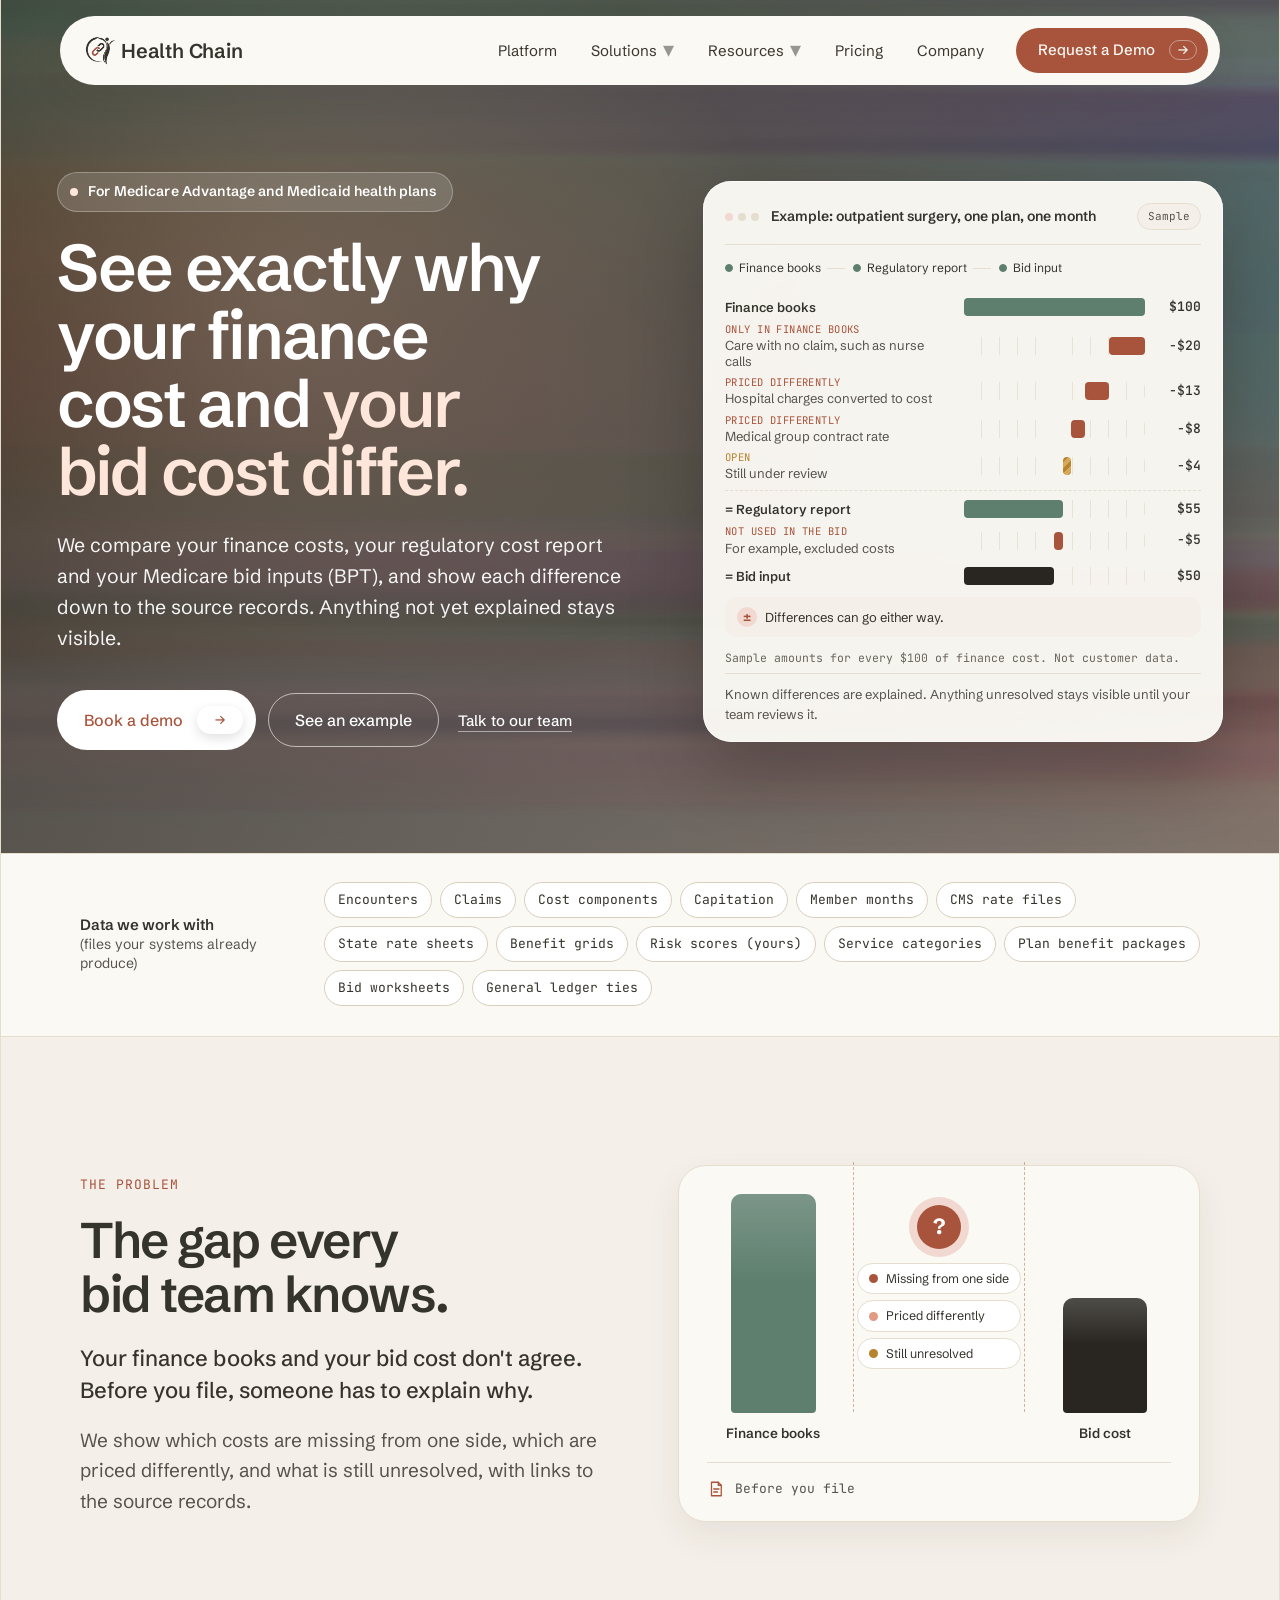
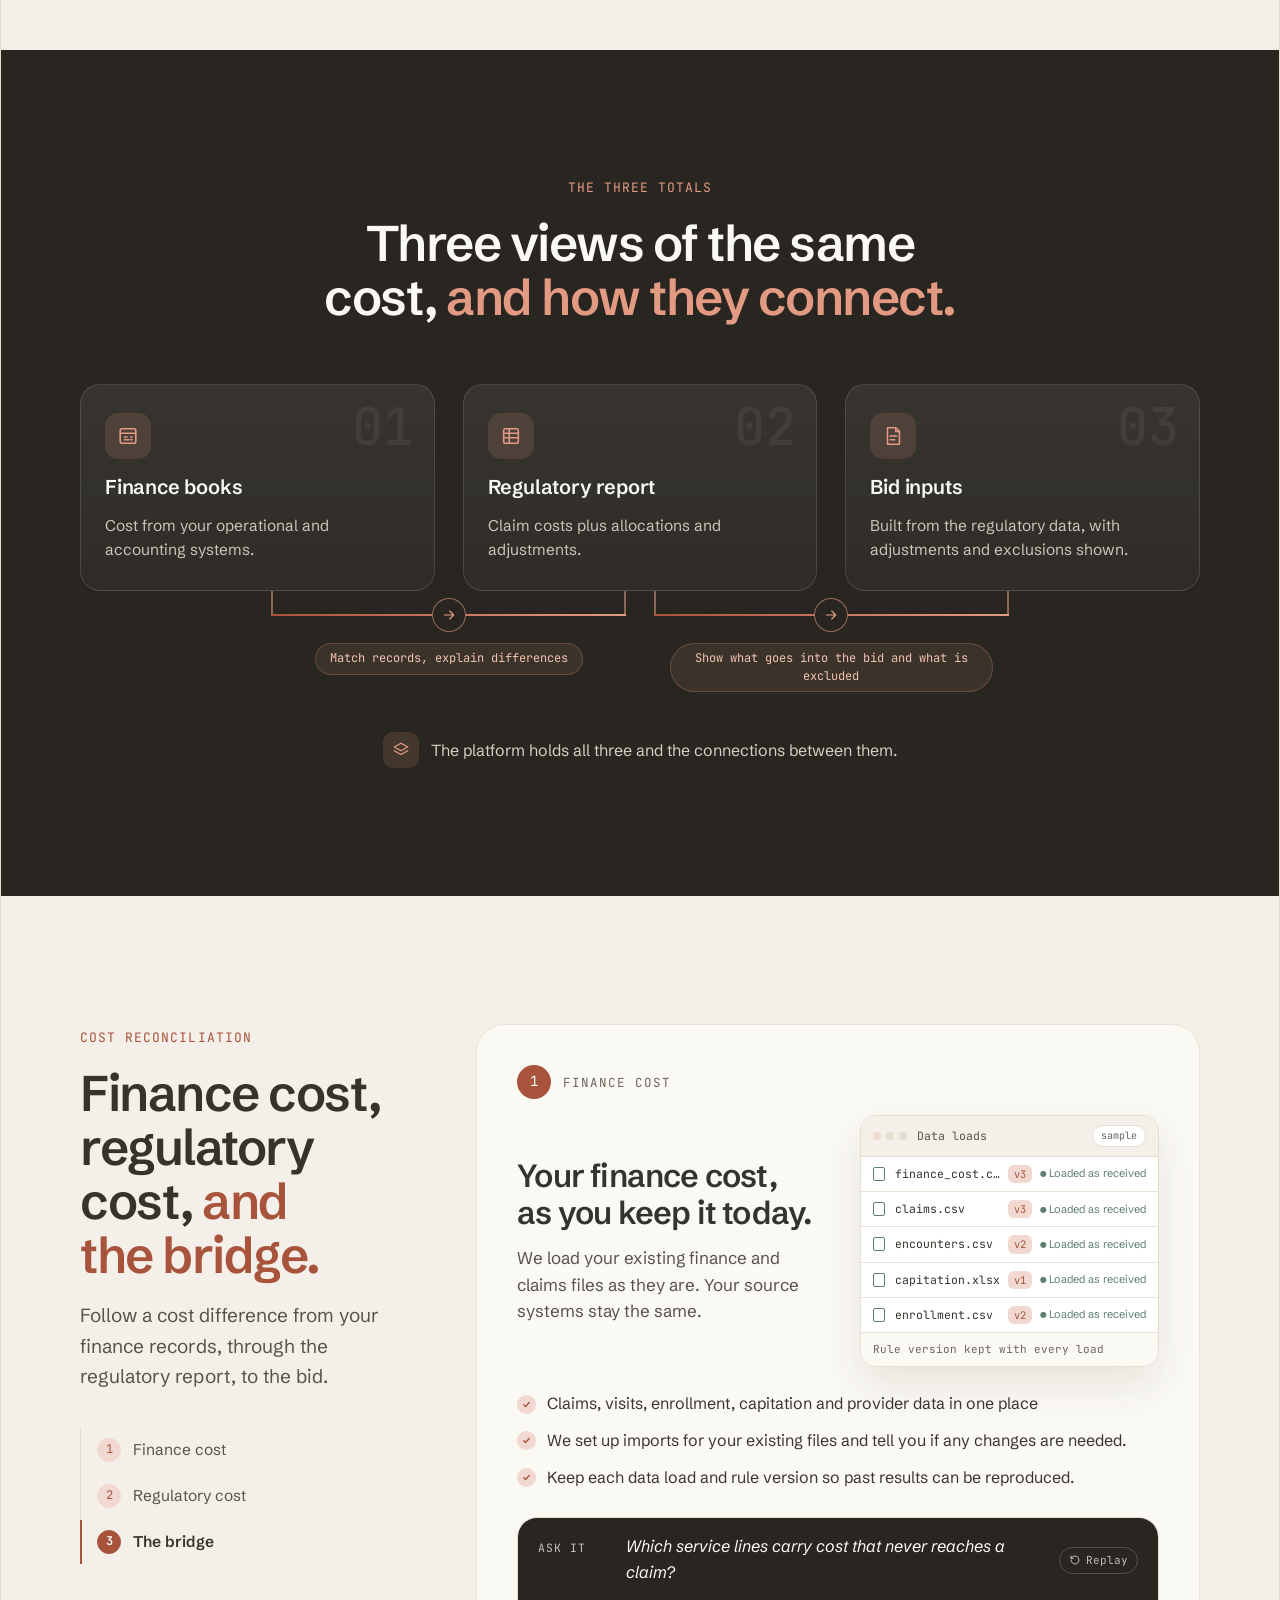
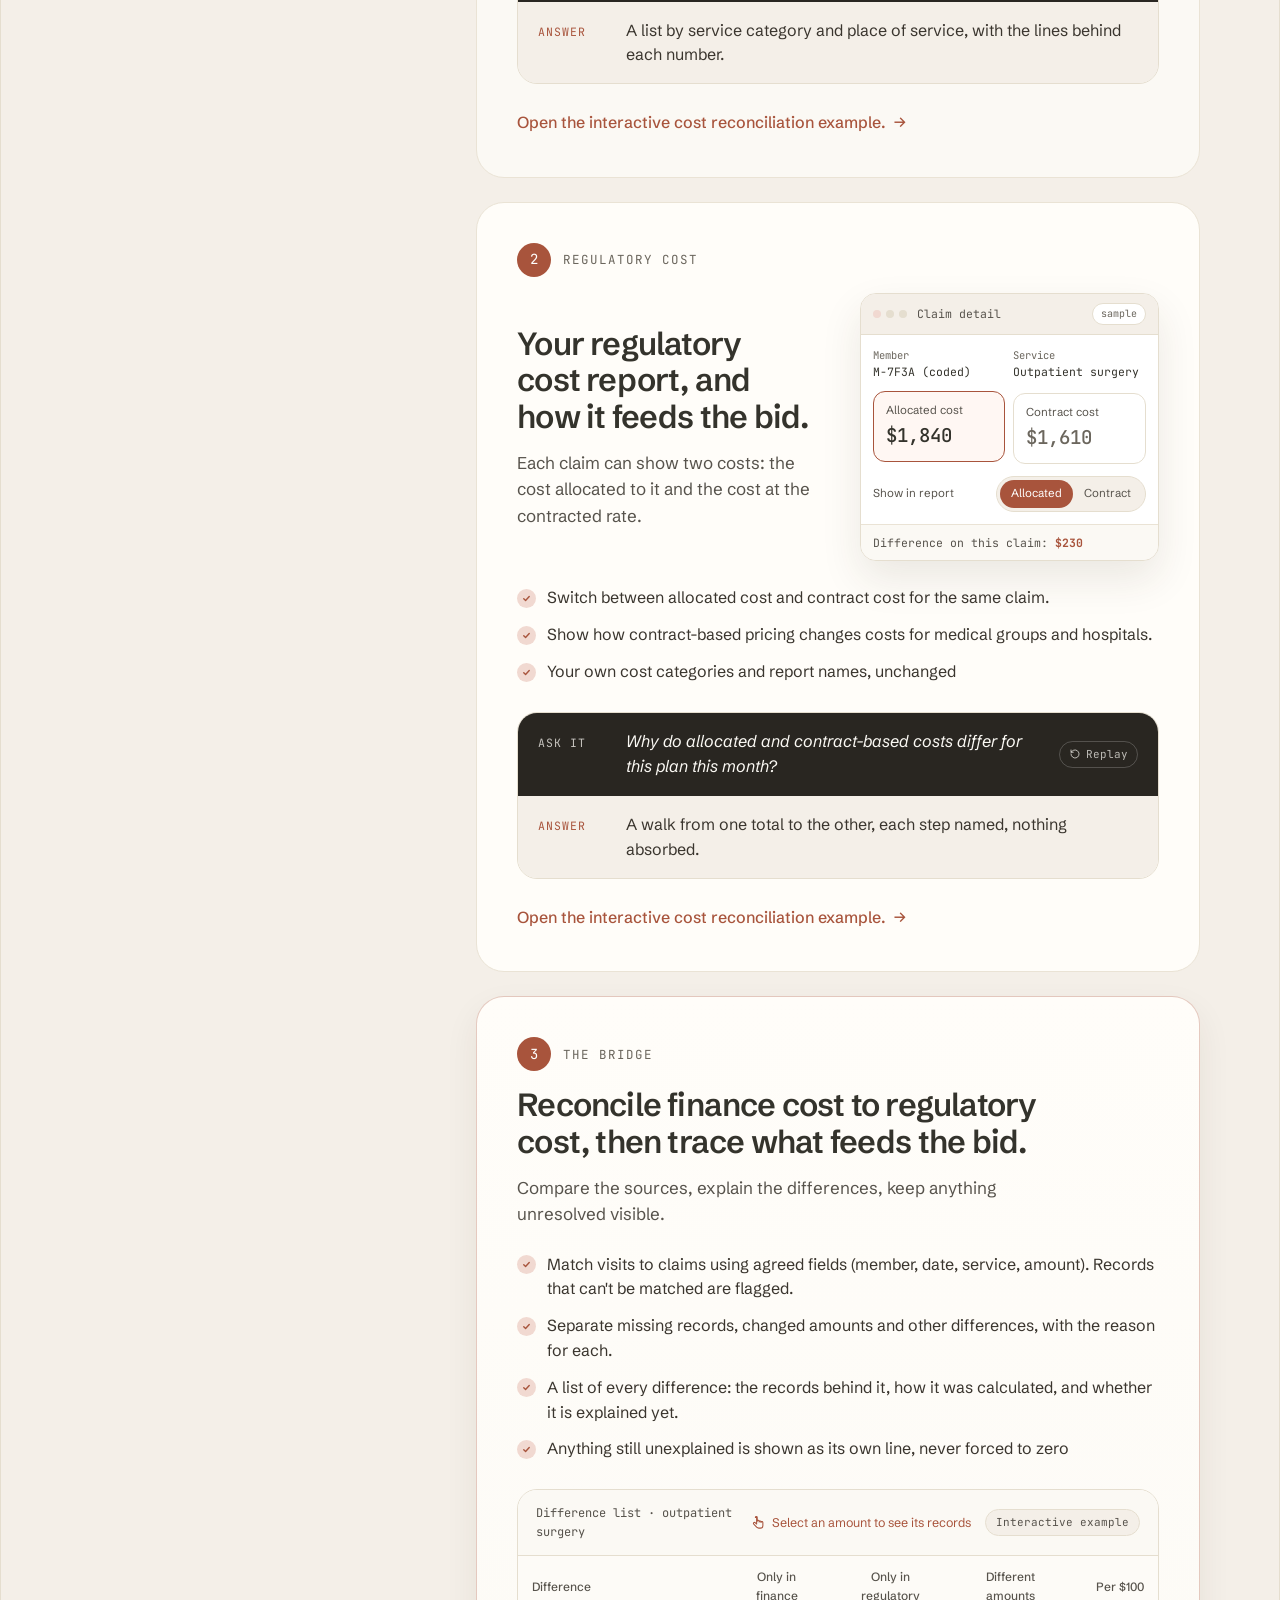
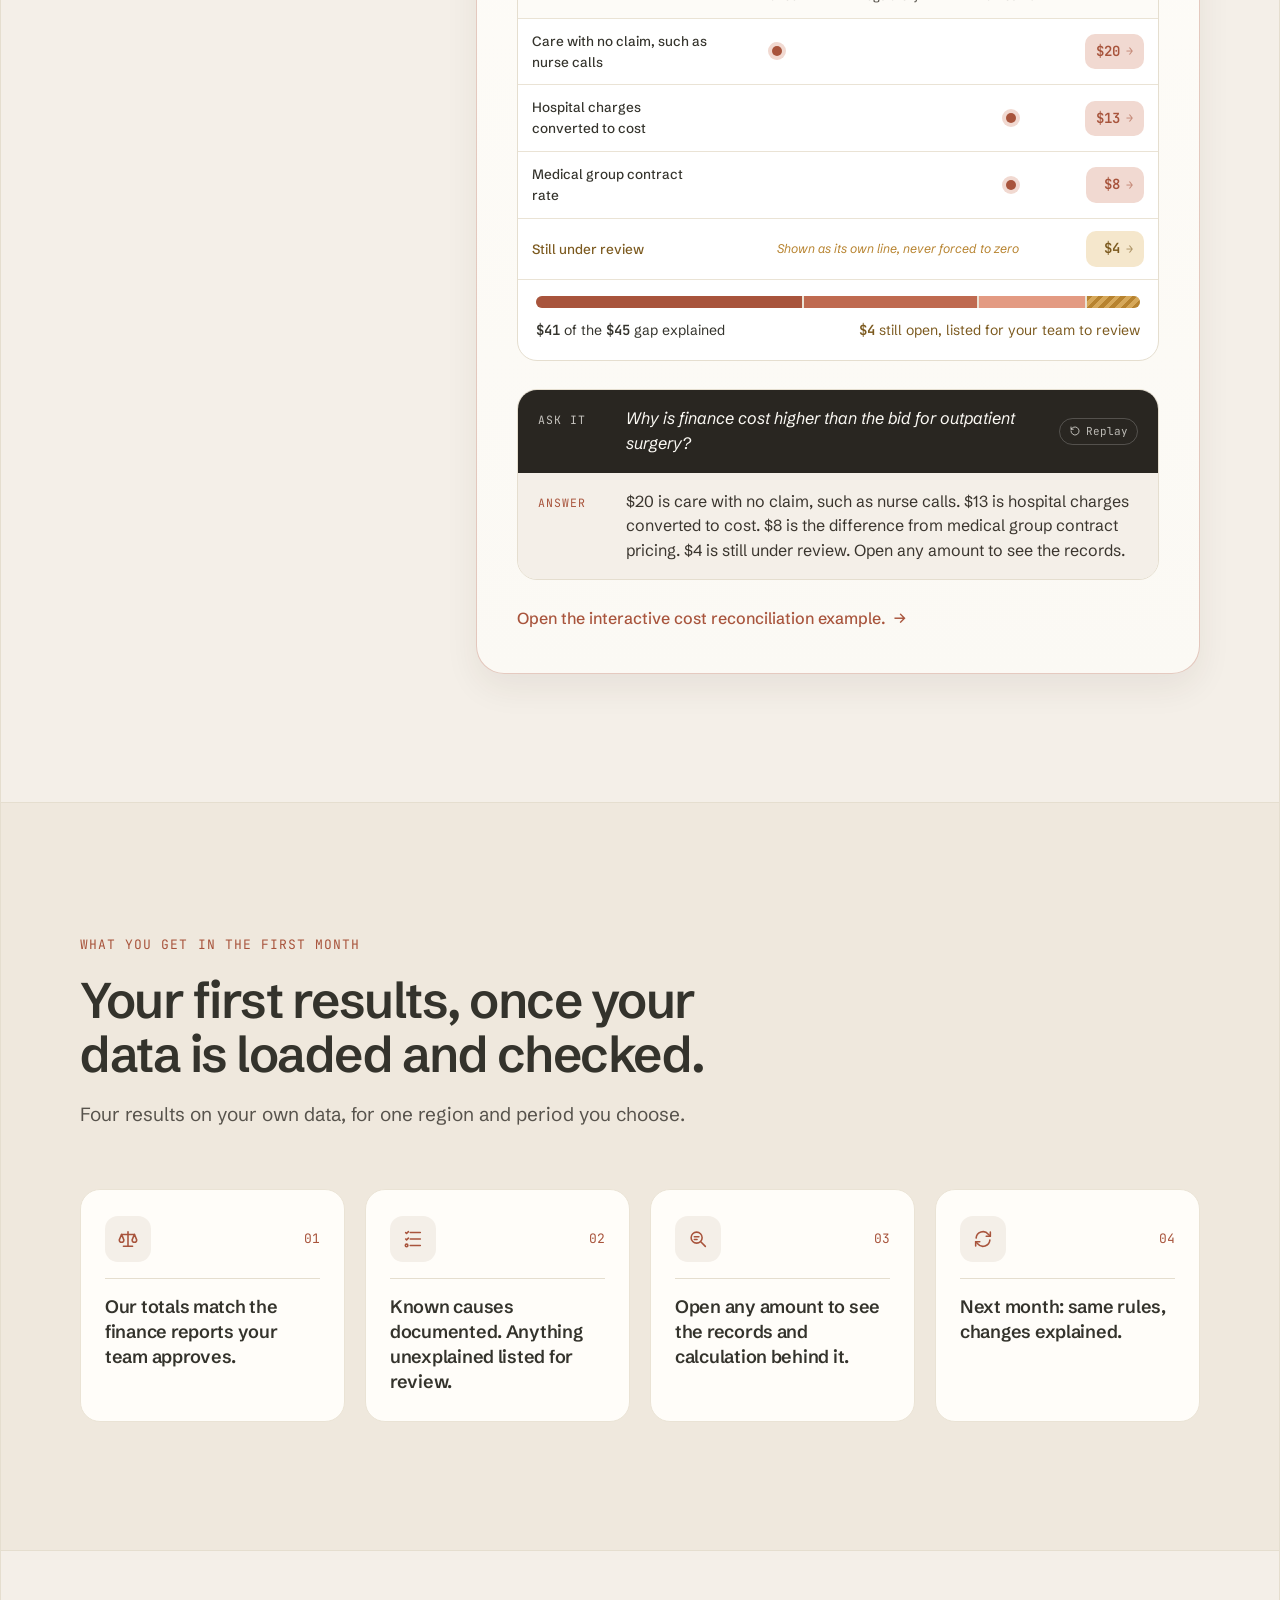
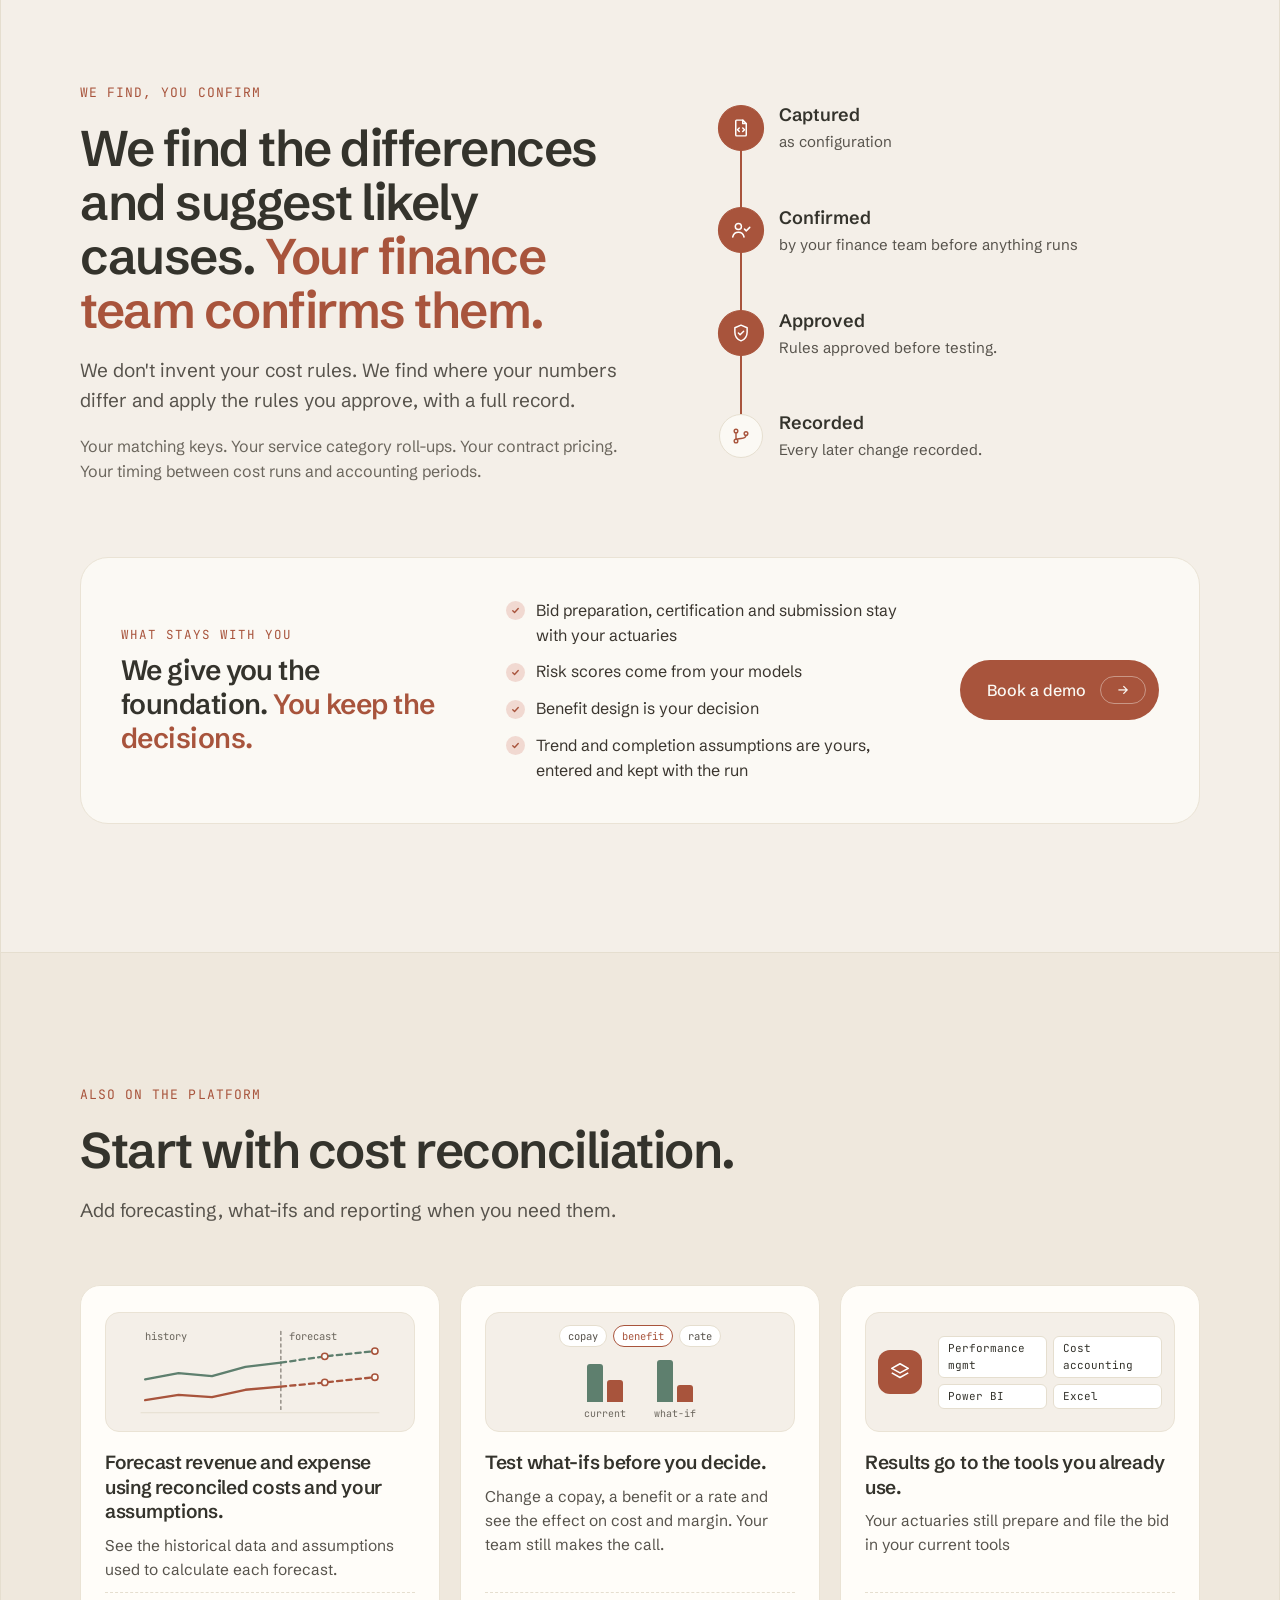
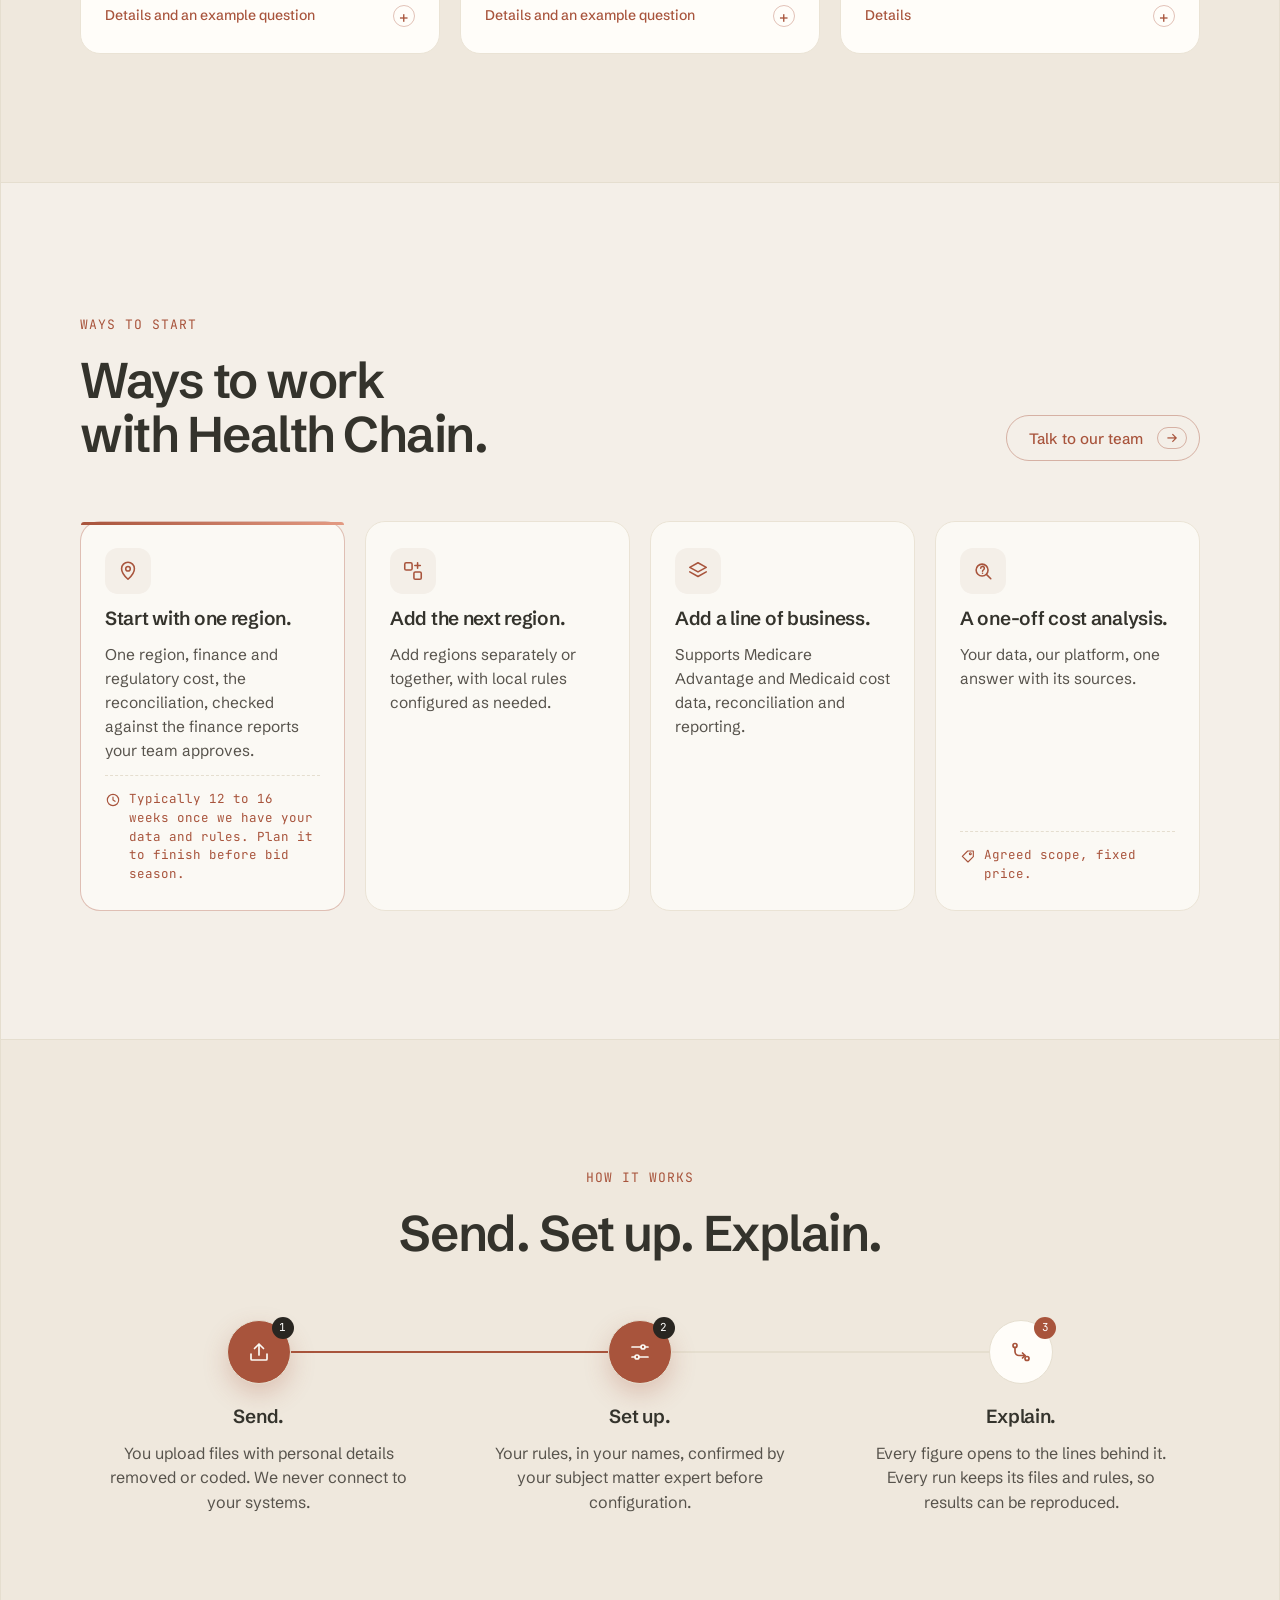
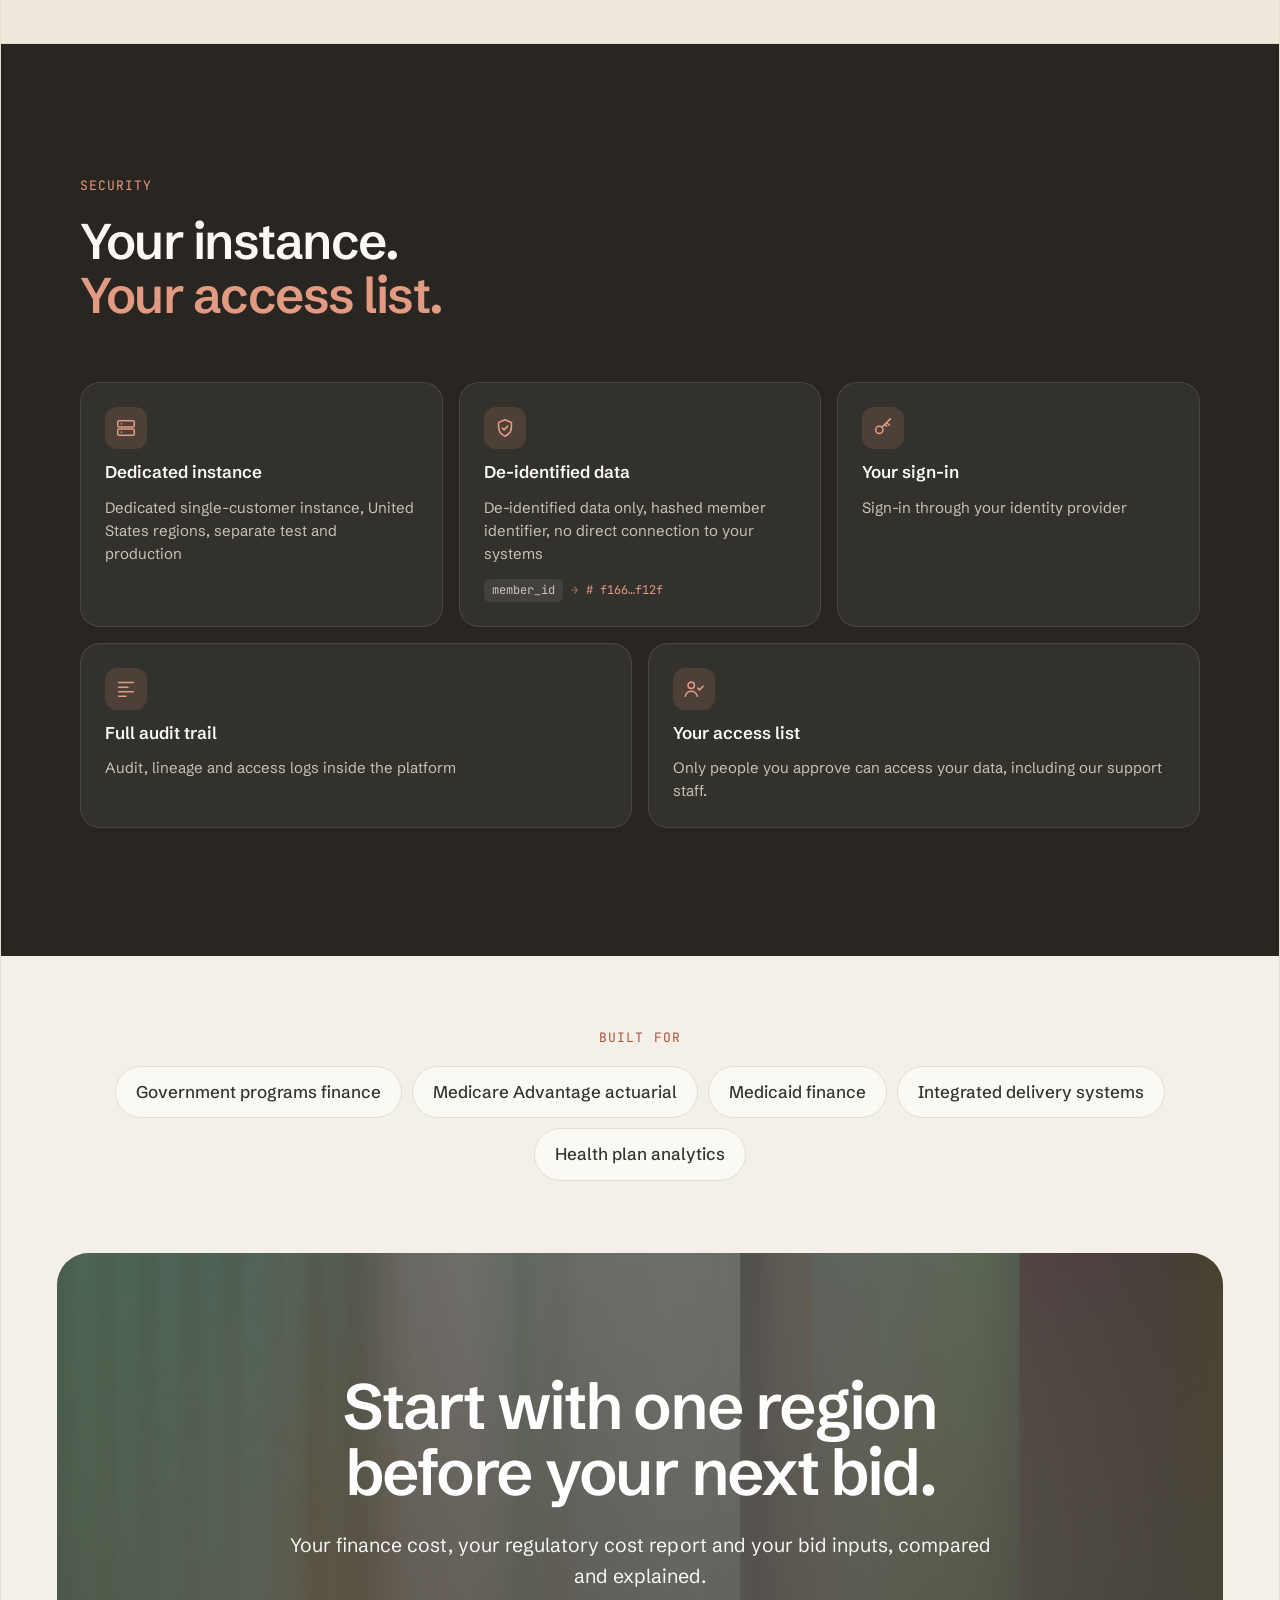
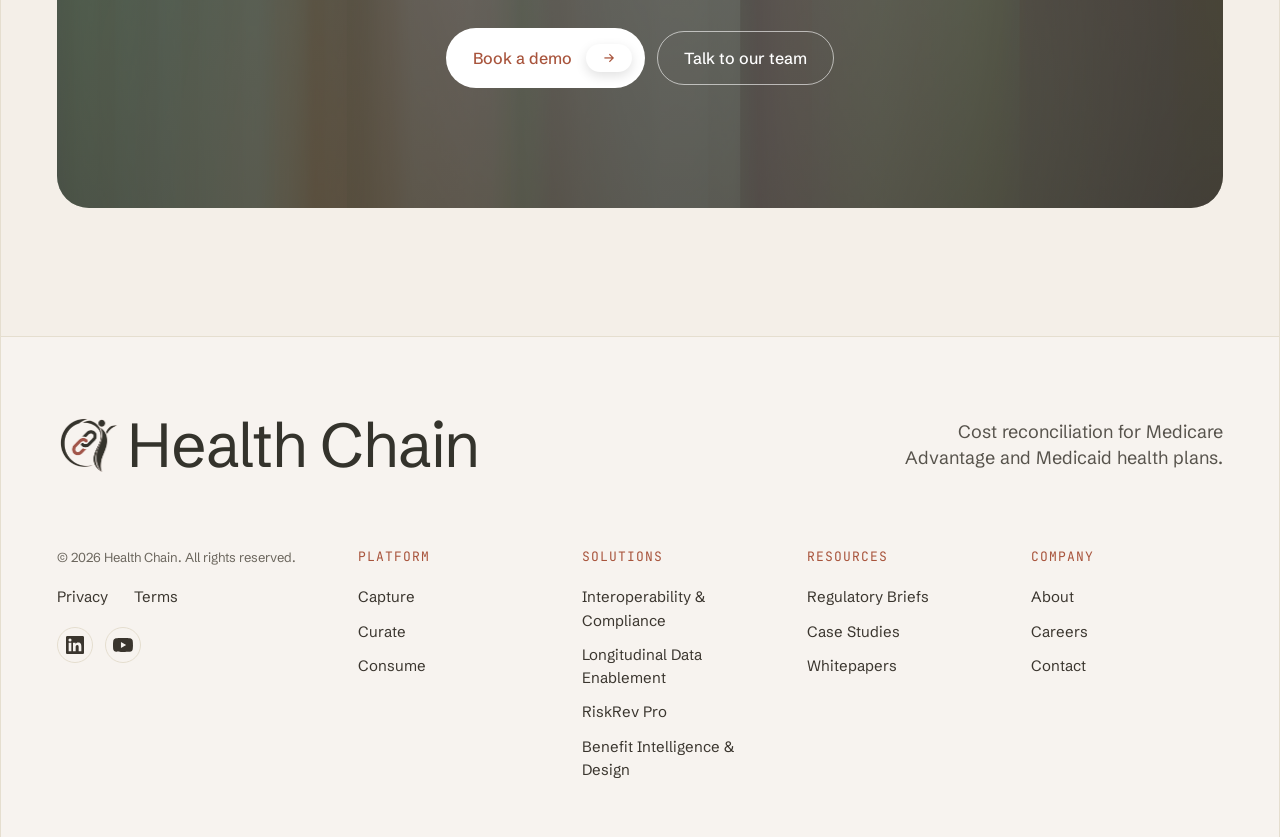
<file: bid-v2/index.html>
<!doctype html>
<html lang="en">
<head>
  <meta charset="utf-8">
  <!-- Relative paths (css/, js/, assets/) need the folder URL to end in "/".
       Hosts like Vercel serve /bid-v2 without the slash, so add it before anything loads. -->
  <script>
    (function (l) {
      if (l.protocol !== "file:" && !/\/$|\.html?$/.test(l.pathname)) l.replace(l.pathname + "/" + l.search + l.hash);
    })(window.location);
  </script>
  <meta name="viewport" content="width=device-width, initial-scale=1">
  <title>Benefit Intelligence &amp; Design | Health Chain</title>
  <meta name="description" content="Cost reconciliation for Medicare Advantage and Medicaid health plans. We compare your finance costs, your regulatory cost report and your Medicare bid inputs (BPT), and show each difference down to the source records.">
  <meta name="theme-color" content="#F4EFE8">
  <link rel="icon" href="assets/logo.png" type="image/png">

  <link rel="preconnect" href="https://fonts.googleapis.com">
  <link rel="preconnect" href="https://fonts.gstatic.com" crossorigin>
  <link href="https://fonts.googleapis.com/css2?family=JetBrains+Mono:wght@400;500&family=Schibsted+Grotesk:wght@400;500;600;700&display=swap" rel="stylesheet">

  <link rel="stylesheet" href="css/style.css">
  <!-- Set before first paint: motion "before" states only apply when JS runs and motion is allowed -->
  <script>
    document.documentElement.classList.add("js");
    if (!window.matchMedia("(prefers-reduced-motion: reduce)").matches) document.documentElement.classList.add("motion");
  </script>
  <script src="js/main.js" defer></script>
</head>
<body>
  <a class="skip-link" href="#main">Skip to content</a>
  <div class="progress" aria-hidden="true"><span data-progress></span></div>

  <div class="frame">

    <!-- ================= Header (same as healthchain.com) ================= -->
    <header class="site-header" data-header>
      <div class="nav-wrap">
        <div class="nav-shell">
          <a class="brand" href="https://www.healthchain.com/">
            <img src="assets/logo.png" alt="Health Chain Logo" width="32" height="32">
            <span>Health Chain</span>
          </a>

          <div class="nav-right">
            <div class="nav-desktop">
              <nav class="nav" aria-label="Main navigation">
                <a class="nav-link" href="https://www.healthchain.com/platform">Platform</a>

                <div class="has-menu" data-menu>
                  <button class="nav-link nav-trigger" type="button" aria-haspopup="true" aria-expanded="false">
                    Solutions <span class="caret" aria-hidden="true">▾</span>
                  </button>
                  <div class="menu">
                    <div class="menu-panel">
                      <a href="https://www.healthchain.com/interoperability-and-compliance">
                        <span class="menu-icon"><svg viewBox="0 0 24 24"><circle cx="12" cy="12" r="8.5"/><circle cx="12" cy="12" r="4.5"/><circle cx="12" cy="12" r="0.9" fill="currentColor" stroke="none"/></svg></span>
                        <span class="menu-text"><strong>Interoperability &amp; Compliance</strong><small>A real compliance foundation.</small></span>
                      </a>
                      <a href="https://www.healthchain.com/longitudinal-data-enablement">
                        <span class="menu-icon"><svg viewBox="0 0 24 24"><path d="M12 3.5l2.47 5.4 5.78.58-4.36 3.98 1.24 5.74L12 16.9l-5.13 2.3 1.24-5.74-4.36-3.98 5.78-.58L12 3.5z"/></svg></span>
                        <span class="menu-text"><strong>Longitudinal Data Enablement</strong><small>Every source. One longitudinal health record.</small></span>
                      </a>
                      <a href="https://www.healthchain.com/risk-adjustment">
                        <span class="menu-icon"><svg viewBox="0 0 24 24"><path d="M8.5 3.5h7a1 1 0 011 1V6h1.5a1 1 0 011 1v13a1 1 0 01-1 1H6a1 1 0 01-1-1V7a1 1 0 011-1h1.5V4.5a1 1 0 011-1z"/><path d="M9 6.5h6"/><path d="M8.5 13l2.2 2.2L15.5 11"/></svg></span>
                        <span class="menu-text"><strong>RiskRev Pro</strong><small>Make every risk adjustment coding decision easier to support.</small></span>
                      </a>
                      <a href="https://www.healthchain.com/benefit-intelligence-and-design" aria-current="page">
                        <span class="menu-icon"><svg viewBox="0 0 24 24"><circle cx="5.5" cy="6" r="2"/><circle cx="18.5" cy="6" r="2"/><circle cx="12" cy="18" r="2"/><path d="M7 7.3L11 16M17 7.3L13 16M7.5 6h9"/></svg></span>
                        <span class="menu-text"><strong>Benefit Intelligence &amp; Design</strong><small>Design benefits with evidence, not guesswork.</small></span>
                      </a>
                    </div>
                  </div>
                </div>

                <div class="has-menu" data-menu>
                  <div class="nav-link nav-split">
                    <a href="https://www.healthchain.com/resources">Resources</a>
                    <button class="nav-trigger" type="button" aria-haspopup="true" aria-expanded="false" aria-label="Expand Resources menu">
                      <span class="caret" aria-hidden="true">▾</span>
                    </button>
                  </div>
                  <div class="menu">
                    <div class="menu-panel">
                      <a href="https://www.healthchain.com/blogs">
                        <span class="menu-icon"><svg viewBox="0 0 24 24"><path d="M4 20h4.5L19 9.5a2.1 2.1 0 00-3-3L5.5 17v3z"/><path d="M14.5 8l3 3"/><path d="M13 20h7"/></svg></span>
                        <span class="menu-text"><strong>Blogs</strong><small>Practical guidance on CMS-0057-F, FHIR APIs, and payer data.</small></span>
                      </a>
                    </div>
                  </div>
                </div>

                <a class="nav-link" href="https://www.healthchain.com/pricing">Pricing</a>
                <a class="nav-link" href="https://www.healthchain.com/about">Company</a>
              </nav>

              <a class="nav-cta" href="https://www.healthchain.com/contact">
                Request a Demo <span class="nav-cta-arrow" aria-hidden="true">→</span>
              </a>
            </div>

            <button class="nav-toggle" type="button" aria-expanded="false" aria-controls="mobile-nav" aria-label="Open menu" data-nav-toggle>
              <svg viewBox="0 0 24 24" aria-hidden="true">
                <path class="icon-open" d="M4 6h16M4 12h16M4 18h16"/>
                <path class="icon-close" d="M6 18L18 6M6 6l12 12"/>
              </svg>
            </button>
          </div>
        </div>

        <div class="mobile-nav" id="mobile-nav" data-mobile-nav hidden>
          <a class="m-row" href="https://www.healthchain.com/platform">Platform</a>
          <div class="m-group" data-acc>
            <div class="m-row">
              <a href="https://www.healthchain.com/interoperability-and-compliance">Solutions</a>
              <button class="m-toggle" type="button" aria-expanded="false" aria-label="Expand Solutions menu"><span aria-hidden="true">▾</span></button>
            </div>
            <div class="m-sub" hidden>
              <a href="https://www.healthchain.com/interoperability-and-compliance"><span class="menu-text"><strong>Interoperability &amp; Compliance</strong><small>A real compliance foundation.</small></span></a>
              <a href="https://www.healthchain.com/longitudinal-data-enablement"><span class="menu-text"><strong>Longitudinal Data Enablement</strong><small>Every source. One longitudinal health record.</small></span></a>
              <a href="https://www.healthchain.com/risk-adjustment"><span class="menu-text"><strong>RiskRev Pro</strong><small>Make every risk adjustment coding decision easier to support.</small></span></a>
              <a href="https://www.healthchain.com/benefit-intelligence-and-design" aria-current="page"><span class="menu-text"><strong>Benefit Intelligence &amp; Design</strong><small>Design benefits with evidence, not guesswork.</small></span></a>
            </div>
          </div>
          <div class="m-group" data-acc>
            <div class="m-row">
              <a href="https://www.healthchain.com/resources">Resources</a>
              <button class="m-toggle" type="button" aria-expanded="false" aria-label="Expand Resources menu"><span aria-hidden="true">▾</span></button>
            </div>
            <div class="m-sub" hidden>
              <a href="https://www.healthchain.com/blogs"><span class="menu-text"><strong>Blogs</strong><small>Practical guidance on CMS-0057-F, FHIR APIs, and payer data.</small></span></a>
            </div>
          </div>
          <a class="m-row" href="https://www.healthchain.com/pricing">Pricing</a>
          <a class="m-row" href="https://www.healthchain.com/about">Company</a>
          <a class="nav-cta nav-cta-block" href="https://www.healthchain.com/contact">Request a Demo <span class="nav-cta-arrow" aria-hidden="true">→</span></a>
        </div>
      </div>
    </header>

    <main id="main">

      <!-- ================= 1 · Hero (H1–H8) ================= -->
      <section class="hero" aria-labelledby="hero-title">
        <div class="hero-bg" aria-hidden="true"></div>
        <div class="hero-inner">
          <div class="hero-copy">
            <p class="hero-eyebrow reveal"><span class="pulse" aria-hidden="true"></span>For Medicare Advantage and Medicaid health plans</p>
            <h1 id="hero-title" class="hero-title reveal" style="--d:60ms">
              See exactly why your finance cost and <em>your bid cost differ.</em>
            </h1>
            <p class="hero-lede reveal" style="--d:120ms">
              We compare your finance costs, your regulatory cost report and your Medicare bid inputs (BPT), and show each difference down to the source records. Anything not yet explained stays visible.
            </p>
            <div class="btn-row hero-actions reveal" style="--d:180ms">
              <a class="btn btn-light btn-lg" href="https://www.healthchain.com/contact">Book a demo <span class="btn-arrow" aria-hidden="true">→</span></a>
              <a class="btn btn-ghost-light btn-lg" href="#example">See an example</a>
              <a class="btn btn-link-light" href="https://www.healthchain.com/contact">Talk to our team</a>
            </div>
          </div>

          <!-- Hero chart: two bridges in dollars on a sample $100 (Visuals: Hero chart; H5–H8) -->
          <figure class="bridge-card reveal" style="--d:220ms" data-bridge aria-labelledby="bridge-title">
            <div class="bc-head">
              <span class="dot-row" aria-hidden="true"><i></i><i></i><i></i></span>
              <span id="bridge-title" class="bc-title">Example: outpatient surgery, one plan, one month</span>
              <span class="tag">Sample</span>
            </div>

            <ol class="bc-views" aria-label="The three totals">
              <li data-view="0"><span class="bv-dot"></span>Finance books</li>
              <li data-view="1"><span class="bv-dot"></span>Regulatory report</li>
              <li data-view="2"><span class="bv-dot"></span>Bid input</li>
            </ol>

            <ol class="bc-rows">
              <li class="bc-row is-total" data-from="0" data-to="100" style="--x:0;--w:100">
                <span class="bc-label"><b>Finance books</b></span>
                <span class="bc-bar"><i></i></span>
                <span class="bc-val mono" data-count="100">$100</span>
              </li>
              <li class="bc-row" data-from="80" data-to="100" style="--x:80;--w:20">
                <span class="bc-label"><small>Only in finance books</small>Care with no claim, such as nurse calls</span>
                <span class="bc-bar"><i></i></span>
                <span class="bc-val mono" data-count="-20">−$20</span>
              </li>
              <li class="bc-row" data-from="67" data-to="80" style="--x:67;--w:13">
                <span class="bc-label"><small>Priced differently</small>Hospital charges converted to cost</span>
                <span class="bc-bar"><i></i></span>
                <span class="bc-val mono" data-count="-13">−$13</span>
              </li>
              <li class="bc-row" data-from="59" data-to="67" style="--x:59;--w:8">
                <span class="bc-label"><small>Priced differently</small>Medical group contract rate</span>
                <span class="bc-bar"><i></i></span>
                <span class="bc-val mono" data-count="-8">−$8</span>
              </li>
              <li class="bc-row is-open" data-from="55" data-to="59" style="--x:55;--w:4">
                <span class="bc-label"><small>Open</small>Still under review</span>
                <span class="bc-bar"><i></i></span>
                <span class="bc-val mono" data-count="-4">−$4</span>
              </li>
              <li class="bc-row is-total is-reg" data-from="0" data-to="55" style="--x:0;--w:55">
                <span class="bc-label"><b>= Regulatory report</b></span>
                <span class="bc-bar"><i></i></span>
                <span class="bc-val mono" data-count="55">$55</span>
              </li>
              <li class="bc-row" data-from="50" data-to="55" style="--x:50;--w:5">
                <span class="bc-label"><small>Not used in the bid</small>For example, excluded costs</span>
                <span class="bc-bar"><i></i></span>
                <span class="bc-val mono" data-count="-5">−$5</span>
              </li>
              <li class="bc-row is-total is-bid" data-from="0" data-to="50" style="--x:0;--w:50">
                <span class="bc-label"><b>= Bid input</b></span>
                <span class="bc-bar"><i></i></span>
                <span class="bc-val mono" data-count="50">$50</span>
              </li>
            </ol>

            <div class="bc-note">
              <p><span class="bc-either" aria-hidden="true">±</span>Differences can go either way.</p>
              <button class="replay" type="button" data-bridge-replay hidden>
                <svg viewBox="0 0 24 24" aria-hidden="true"><path d="M4 12a8 8 0 1 0 2.4-5.7L4 8.5"/><path d="M4 4v4.5h4.5"/></svg>
                Replay
              </button>
            </div>
            <p class="bc-foot mono">Sample amounts for every $100 of finance cost. Not customer data.</p>
            <figcaption class="bc-caption">Known differences are explained. Anything unresolved stays visible until your team reviews it.</figcaption>
          </figure>
        </div>
      </section>

      <!-- ================= Data strip (D1; Visuals: Data strip chips) ================= -->
      <section class="data-strip" aria-labelledby="data-title">
        <div class="data-inner">
          <p id="data-title" class="data-label">Data we work with <span>(files your systems already produce)</span></p>
          <ul class="chips" data-chips>
            <li>Encounters</li><li>Claims</li><li>Cost components</li><li>Capitation</li>
            <li>Member months</li><li>CMS rate files</li><li>State rate sheets</li><li>Benefit grids</li>
            <li>Risk scores (yours)</li><li>Service categories</li><li>Plan benefit packages</li>
            <li>Bid worksheets</li><li>General ledger ties</li>
          </ul>
        </div>
      </section>

      <!-- ================= 2 · The problem (P1–P3) ================= -->
      <section class="section problem" id="problem" aria-labelledby="problem-title">
        <div class="section-inner split">
          <div class="split-copy">
            <p class="eyebrow reveal">The problem</p>
            <h2 id="problem-title" class="h2 reveal" style="--d:60ms">The gap every bid team knows.</h2>
            <p class="lede lede-strong reveal" style="--d:120ms">Your finance books and your bid cost don't agree. Before you file, someone has to explain why.</p>
            <p class="lede reveal" style="--d:180ms">We show which costs are missing from one side, which are priced differently, and what is still unresolved, with links to the source records.</p>
          </div>

          <!-- Illustration: two totals that don't agree, the gap split into the three kinds of difference named in P3. No numbers on purpose (Cut: don't repeat the $100 example). -->
          <figure class="gap-visual reveal" style="--d:120ms" data-gap aria-hidden="true">
            <div class="gv-cols">
              <div class="gv-col">
                <div class="gv-bar is-fin"><span></span></div>
                <span class="gv-name">Finance books</span>
              </div>
              <div class="gv-gap">
                <span class="gv-q">?</span>
                <ul class="gv-kinds">
                  <li><i class="k1"></i>Missing from one side</li>
                  <li><i class="k2"></i>Priced differently</li>
                  <li><i class="k3"></i>Still unresolved</li>
                </ul>
              </div>
              <div class="gv-col">
                <div class="gv-bar is-bid"><span></span></div>
                <span class="gv-name">Bid cost</span>
              </div>
            </div>
            <div class="gv-file">
              <svg viewBox="0 0 24 24"><path d="M6 3h9l4 4v14H6z"/><path d="M15 3v4h4M9 12h7M9 16h5"/></svg>
              <span>Before you file</span>
            </div>
          </figure>
        </div>
      </section>

      <!-- ================= 3 · Three views of the same cost (C40–C44; moved up) ================= -->
      <section class="section section-dark views" id="three-views" aria-labelledby="views-title">
        <div class="views-glow" aria-hidden="true"></div>
        <div class="section-inner">
          <div class="section-head center">
            <p class="eyebrow eyebrow-terra reveal">The three totals</p>
            <h2 id="views-title" class="h2 reveal" style="--d:60ms">Three views of the same cost, <span class="accent-light">and how they connect.</span></h2>
          </div>

          <ol class="chain" data-chain>
            <li class="chain-node">
              <span class="chain-step mono" aria-hidden="true">01</span>
              <span class="chain-icon" aria-hidden="true"><svg viewBox="0 0 24 24"><rect x="3.5" y="4" width="17" height="16" rx="2"/><path d="M3.5 9h17M8 13h3M8 16h5M15 13h1.5M15 16h1.5"/></svg></span>
              <h3 class="chain-kicker">Finance books</h3>
              <p>Cost from your operational and accounting systems.</p>
            </li>
            <li class="chain-link" aria-label="Then">
              <span class="chain-track"><i></i></span>
              <span class="chain-arrow" aria-hidden="true"><svg viewBox="0 0 24 24"><path d="M5 12h14M13 6l6 6-6 6"/></svg></span>
              <span class="chain-label">Match records, explain differences</span>
            </li>
            <li class="chain-node">
              <span class="chain-step mono" aria-hidden="true">02</span>
              <span class="chain-icon" aria-hidden="true"><svg viewBox="0 0 24 24"><rect x="4" y="4" width="16" height="16" rx="2"/><path d="M4 9h16M4 14h16M10 4v16"/></svg></span>
              <h3 class="chain-kicker">Regulatory report</h3>
              <p>Claim costs plus allocations and adjustments.</p>
            </li>
            <li class="chain-link" aria-label="Then">
              <span class="chain-track"><i></i></span>
              <span class="chain-arrow" aria-hidden="true"><svg viewBox="0 0 24 24"><path d="M5 12h14M13 6l6 6-6 6"/></svg></span>
              <span class="chain-label">Show what goes into the bid and what is excluded</span>
            </li>
            <li class="chain-node">
              <span class="chain-step mono" aria-hidden="true">03</span>
              <span class="chain-icon" aria-hidden="true"><svg viewBox="0 0 24 24"><path d="M6 3h9l4 4v14H6z"/><path d="M15 3v4h4M9 12h7M9 16h5"/></svg></span>
              <h3 class="chain-kicker">Bid inputs</h3>
              <p>Built from the regulatory data, with adjustments and exclusions shown.</p>
            </li>
          </ol>
          <p class="chain-foot reveal">
            <span class="chain-base-icon" aria-hidden="true"><svg viewBox="0 0 24 24"><path d="M12 3l9 5-9 5-9-5 9-5z"/><path d="M3 13l9 5 9-5"/></svg></span>
            The platform holds all three and the connections between them.
          </p>
        </div>
      </section>

      <!-- ================= 4 · Proof (Visuals: Proof; Page order 4) =================
           Publish ONLY with a verified, permission-approved pilot result.
           Until then this block stays hidden and shows no number (Summary B9, Cut: "Any unverified pilot number").
           To publish: fill the four values below and remove the `hidden` attribute. -->
      <section class="section proof" id="proof" aria-labelledby="proof-title" hidden>
        <div class="section-inner">
          <div class="proof-card">
            <p class="eyebrow">Verified pilot result</p>
            <h2 id="proof-title" class="h3">[Pilot headline, approved by the health plan]</h2>
            <dl class="proof-stats">
              <div><dt>Period</dt><dd class="mono">[period]</dd></div>
              <div><dt>Volume</dt><dd class="mono">[records reviewed]</dd></div>
              <div><dt>Share matched</dt><dd class="mono">[share]</dd></div>
              <div><dt>What the rest was</dt><dd>[explanation]</dd></div>
            </dl>
            <p class="proof-method">[Scope and method, one line.]</p>
          </div>
        </div>
      </section>

      <!-- ================= 5 · Cost reconciliation (old parts 01–03, M2–M22, M29) ================= -->
      <section class="section recon" id="reconciliation" aria-labelledby="recon-title">
        <div class="recon-grid">
          <aside class="recon-rail">
            <div class="rail-sticky">
              <p class="eyebrow reveal">Cost reconciliation</p>
              <h2 id="recon-title" class="h2 reveal" style="--d:60ms">Finance cost, regulatory cost, <span class="accent">and the bridge.</span></h2>
              <p class="lede reveal" style="--d:120ms">Follow a cost difference from your finance records, through the regulatory report, to the bid.</p>
              <ol class="rail-index" aria-label="Parts of the reconciliation" data-rail>
                <li><a href="#finance-cost" data-spy="finance-cost"><span>1</span>Finance cost</a></li>
                <li><a href="#regulatory-cost" data-spy="regulatory-cost"><span>2</span>Regulatory cost</a></li>
                <li><a href="#example" data-spy="example"><span>3</span>The bridge</a></li>
              </ol>
            </div>
          </aside>

          <div class="part-list">

            <!-- Part 1 · Finance cost (M3–M7) -->
            <article class="part reveal" id="finance-cost" aria-labelledby="p1-title">
              <header class="part-head"><span class="part-num">1</span><span class="part-kicker">Finance cost</span></header>
              <div class="part-intro">
                <div>
                  <h3 id="p1-title" class="h3">Your finance cost, as you keep it today.</h3>
                  <p class="part-lede">We load your existing finance and claims files as they are. Your source systems stay the same.</p>
                </div>
                <!-- Screen crop (Visuals: Module illustrations). UI mock until real product crops are supplied. -->
                <div class="screen" aria-hidden="true">
                  <div class="screen-bar"><span class="dot-row"><i></i><i></i><i></i></span><span class="mono">Data loads</span><span class="screen-tag mono">sample</span></div>
                  <ul class="loads">
                    <li><span class="ld-ico"></span><span class="mono">finance_cost.csv</span><span class="ld-v mono">v3</span><span class="ld-ok">Loaded as received</span></li>
                    <li><span class="ld-ico"></span><span class="mono">claims.csv</span><span class="ld-v mono">v3</span><span class="ld-ok">Loaded as received</span></li>
                    <li><span class="ld-ico"></span><span class="mono">encounters.csv</span><span class="ld-v mono">v2</span><span class="ld-ok">Loaded as received</span></li>
                    <li><span class="ld-ico"></span><span class="mono">capitation.xlsx</span><span class="ld-v mono">v1</span><span class="ld-ok">Loaded as received</span></li>
                    <li><span class="ld-ico"></span><span class="mono">enrollment.csv</span><span class="ld-v mono">v2</span><span class="ld-ok">Loaded as received</span></li>
                  </ul>
                  <div class="screen-foot mono"><span>Rule version kept with every load</span></div>
                </div>
              </div>
              <ul class="checks">
                <li>Claims, visits, enrollment, capitation and provider data in one place</li>
                <li>We set up imports for your existing files and tell you if any changes are needed.</li>
                <li>Keep each data load and rule version so past results can be reproduced.</li>
              </ul>
              <div class="qa" data-qa>
                <div class="qa-q"><span class="qa-tag">Ask it</span><p class="qa-text">Which service lines carry cost that never reaches a claim?</p>
                  <button class="qa-replay" type="button" aria-label="Replay question animation"><svg viewBox="0 0 24 24" aria-hidden="true"><path d="M4 12a8 8 0 1 0 2.4-5.7L4 8.5"/><path d="M4 4v4.5h4.5"/></svg>Replay</button></div>
                <div class="qa-a"><span class="qa-tag">Answer</span><p>A list by service category and place of service, with the lines behind each number.</p></div>
              </div>
              <a class="text-link" href="#example">Open the interactive cost reconciliation example. <span aria-hidden="true">→</span></a>
            </article>

            <!-- Part 2 · Regulatory cost (M8–M13) -->
            <article class="part part-alt reveal" id="regulatory-cost" aria-labelledby="p2-title">
              <header class="part-head"><span class="part-num">2</span><span class="part-kicker">Regulatory cost</span></header>
              <div class="part-intro">
                <div>
                  <h3 id="p2-title" class="h3">Your regulatory cost report, and how it feeds the bid.</h3>
                  <p class="part-lede">Each claim can show two costs: the cost allocated to it and the cost at the contracted rate.</p>
                </div>
                <!-- Screen crop: one claim, two prices side by side, with a working switch (M10) -->
                <div class="screen claim" data-claim>
                  <div class="screen-bar"><span class="dot-row" aria-hidden="true"><i></i><i></i><i></i></span><span class="mono">Claim detail</span><span class="screen-tag mono">sample</span></div>
                  <dl class="claim-meta mono">
                    <div><dt>Member</dt><dd>M-7F3A (coded)</dd></div>
                    <div><dt>Service</dt><dd>Outpatient surgery</dd></div>
                  </dl>
                  <div class="claim-prices">
                    <div class="cp is-active" data-cp="allocated"><span>Allocated cost</span><b class="mono">$1,840</b></div>
                    <div class="cp" data-cp="contract"><span>Contract cost</span><b class="mono">$1,610</b></div>
                  </div>
                  <div class="claim-switch">
                    <span id="cs-label">Show in report</span>
                    <div class="seg" role="radiogroup" aria-labelledby="cs-label">
                      <button type="button" role="radio" aria-checked="true" data-switch="allocated">Allocated</button>
                      <button type="button" role="radio" aria-checked="false" data-switch="contract">Contract</button>
                    </div>
                  </div>
                  <p class="claim-diff mono" aria-live="polite">Difference on this claim: <b>$230</b></p>
                </div>
              </div>
              <ul class="checks">
                <li>Switch between allocated cost and contract cost for the same claim.</li>
                <li>Show how contract-based pricing changes costs for medical groups and hospitals.</li>
                <li>Your own cost categories and report names, unchanged</li>
              </ul>
              <div class="qa" data-qa>
                <div class="qa-q"><span class="qa-tag">Ask it</span><p class="qa-text">Why do allocated and contract-based costs differ for this plan this month?</p>
                  <button class="qa-replay" type="button" aria-label="Replay question animation"><svg viewBox="0 0 24 24" aria-hidden="true"><path d="M4 12a8 8 0 1 0 2.4-5.7L4 8.5"/><path d="M4 4v4.5h4.5"/></svg>Replay</button></div>
                <div class="qa-a"><span class="qa-tag">Answer</span><p>A walk from one total to the other, each step named, nothing absorbed.</p></div>
              </div>
              <a class="text-link" href="#example">Open the interactive cost reconciliation example. <span aria-hidden="true">→</span></a>
            </article>

            <!-- Part 3 · The bridge, with the interactive ledger (M14–M22; Visuals: Difference ledger) -->
            <article class="part part-feature reveal" id="example" aria-labelledby="p3-title">
              <header class="part-head"><span class="part-num">3</span><span class="part-kicker">The bridge</span></header>
              <h3 id="p3-title" class="h3">Reconcile finance cost to regulatory cost, then trace what feeds the bid.</h3>
              <p class="part-lede">Compare the sources, explain the differences, keep anything unresolved visible.</p>

              <ul class="checks">
                <li>Match visits to claims using agreed fields (member, date, service, amount). Records that can't be matched are flagged.</li>
                <li>Separate missing records, changed amounts and other differences, with the reason for each.</li>
                <li>A list of every difference: the records behind it, how it was calculated, and whether it is explained yet.</li>
                <li>Anything still unexplained is shown as its own line, never forced to zero</li>
              </ul>

              <div class="ledger-panel" data-ledger>
                <div class="lp-head">
                  <span class="mono">Difference list · outpatient surgery</span>
                  <span class="lp-hint"><svg viewBox="0 0 24 24" aria-hidden="true"><path d="M9 4v10.5l-2.3-2.2a1.6 1.6 0 00-2.3 2.3L9 19.5c.9.9 2 1.5 3.3 1.5H15a4 4 0 004-4v-5a1.5 1.5 0 00-3 0v-1a1.5 1.5 0 00-3 0V10a1.5 1.5 0 00-3 0V4a1.5 1.5 0 00-3 0z"/></svg>Select an amount to see its records</span>
                  <span class="tag">Interactive example</span>
                </div>
                <div class="table-scroll">
                  <table class="ledger">
                    <caption class="sr-only">Illustrative difference list for outpatient surgery. Sample amounts per $100 of finance cost, not customer data. Each amount opens the records behind it.</caption>
                    <thead>
                      <tr>
                        <th scope="col">Difference</th>
                        <th scope="col">Only in finance</th>
                        <th scope="col">Only in regulatory</th>
                        <th scope="col">Different amounts</th>
                        <th scope="col" class="num">Per $100</th>
                      </tr>
                    </thead>
                    <tbody>
                      <tr>
                        <th scope="row">Care with no claim, such as nurse calls</th>
                        <td><i class="pip" aria-hidden="true"></i><span class="sr-only">Yes</span></td>
                        <td></td><td></td>
                        <td class="num"><button class="amt mono" type="button" data-entry="no-claim" aria-label="$20, open records for care with no claim">$20</button></td>
                      </tr>
                      <tr>
                        <th scope="row">Hospital charges converted to cost</th>
                        <td></td><td></td>
                        <td><i class="pip" aria-hidden="true"></i><span class="sr-only">Yes</span></td>
                        <td class="num"><button class="amt mono" type="button" data-entry="hospital" aria-label="$13, open records for hospital charges converted to cost">$13</button></td>
                      </tr>
                      <tr>
                        <th scope="row">Medical group contract rate</th>
                        <td></td><td></td>
                        <td><i class="pip" aria-hidden="true"></i><span class="sr-only">Yes</span></td>
                        <td class="num"><button class="amt mono" type="button" data-entry="contract" aria-label="$8, open records for medical group contract rate">$8</button></td>
                      </tr>
                      <tr class="is-open">
                        <th scope="row">Still under review</th>
                        <td colspan="3" class="open-note">Shown as its own line, never forced to zero</td>
                        <td class="num"><button class="amt mono" type="button" data-entry="review" aria-label="$4, open records still under review">$4</button></td>
                      </tr>
                    </tbody>
                  </table>
                </div>
                <div class="gap">
                  <div class="gap-bar" aria-hidden="true">
                    <span style="--g:20"></span><span style="--g:13"></span><span style="--g:8"></span><span class="is-open" style="--g:4"></span>
                  </div>
                  <div class="gap-legend">
                    <span><b class="mono">$41</b> of the <b class="mono">$45</b> gap explained</span>
                    <span class="is-open"><b class="mono">$4</b> still open, listed for your team to review</span>
                  </div>
                </div>
              </div>

              <div class="qa" data-qa>
                <div class="qa-q"><span class="qa-tag">Ask it</span><p class="qa-text">Why is finance cost higher than the bid for outpatient surgery?</p>
                  <button class="qa-replay" type="button" aria-label="Replay question animation"><svg viewBox="0 0 24 24" aria-hidden="true"><path d="M4 12a8 8 0 1 0 2.4-5.7L4 8.5"/><path d="M4 4v4.5h4.5"/></svg>Replay</button></div>
                <div class="qa-a"><span class="qa-tag">Answer</span><p>$20 is care with no claim, such as nurse calls. $13 is hospital charges converted to cost. $8 is the difference from medical group contract pricing. $4 is still under review. Open any amount to see the records.</p></div>
              </div>
              <button class="text-link" type="button" data-open-entry="no-claim">Open the interactive cost reconciliation example. <span aria-hidden="true">→</span></button>
            </article>
          </div>
        </div>
      </section>

      <!-- ================= 6 · First month (F1–F6) ================= -->
      <section class="section section-tint" id="first-month" aria-labelledby="first-month-title">
        <div class="section-inner">
          <div class="section-head">
            <p class="eyebrow reveal">What you get in the first month</p>
            <h2 id="first-month-title" class="h2 reveal" style="--d:60ms">Your first results, once your data is loaded and checked.</h2>
            <p class="lede reveal" style="--d:120ms">Four results on your own data, for one region and period you choose.</p>
          </div>
          <ol class="card-grid four" data-cards>
            <li class="card result">
              <div class="card-top"><span class="card-icon" aria-hidden="true"><svg viewBox="0 0 24 24"><path d="M12 4v16M7 20h10M5 7h14"/><path d="M5 7l-2.5 6a2.5 2.5 0 005 0z"/><path d="M19 7l-2.5 6a2.5 2.5 0 005 0z"/></svg></span><span class="card-num mono">01</span></div>
              <h3 class="h4">Our totals match the finance reports your team approves.</h3>
            </li>
            <li class="card result">
              <div class="card-top"><span class="card-icon" aria-hidden="true"><svg viewBox="0 0 24 24"><path d="M9 5h11M9 12h11M9 19h11"/><path d="M4 5l1 1 2-2M4 12l1 1 2-2"/><circle cx="5" cy="19" r="1.4"/></svg></span><span class="card-num mono">02</span></div>
              <h3 class="h4">Known causes documented. Anything unexplained listed for review.</h3>
            </li>
            <li class="card result">
              <div class="card-top"><span class="card-icon" aria-hidden="true"><svg viewBox="0 0 24 24"><circle cx="10.5" cy="10.5" r="6"/><path d="M15 15l5 5"/><path d="M8 9.5h5M8 12.5h3"/></svg></span><span class="card-num mono">03</span></div>
              <h3 class="h4">Open any amount to see the records and calculation behind it.</h3>
            </li>
            <li class="card result">
              <div class="card-top"><span class="card-icon" aria-hidden="true"><svg viewBox="0 0 24 24"><path d="M4.5 11a7.5 7.5 0 0113.3-4.2L20 9"/><path d="M20 4.5V9h-4.5"/><path d="M19.5 13a7.5 7.5 0 01-13.3 4.2L4 15"/><path d="M4 19.5V15h4.5"/></svg></span><span class="card-num mono">04</span></div>
              <h3 class="h4">Next month: same rules, changes explained.</h3>
            </li>
          </ol>
        </div>
      </section>

      <!-- ================= 7 · We find, you confirm (G1, G2, Y1 merged) ================= -->
      <section class="section confirm" id="we-find-you-confirm" aria-labelledby="confirm-title">
        <div class="section-inner">
          <div class="confirm-grid">
            <div class="confirm-copy">
              <p class="eyebrow reveal">We find, you confirm</p>
              <h2 id="confirm-title" class="h2 reveal" style="--d:60ms">We find the differences and suggest likely causes. <span class="accent">Your finance team confirms them.</span></h2>
              <p class="lede reveal" style="--d:120ms">We don't invent your cost rules. We find where your numbers differ and apply the rules you approve, with a full record.</p>
              <p class="lede lede-sm reveal" style="--d:160ms">Your matching keys. Your service category roll-ups. Your contract pricing. Your timing between cost runs and accounting periods.</p>
            </div>
            <ol class="timeline" aria-label="How your rules are handled" data-timeline>
              <li><span class="tl-dot"></span><span class="tl-icon" aria-hidden="true"><svg viewBox="0 0 24 24"><path d="M14 3H7a1 1 0 00-1 1v16a1 1 0 001 1h10a1 1 0 001-1V7z"/><path d="M14 3v4h4M10 12l-2 2 2 2M14 12l2 2-2 2"/></svg></span><div><strong>Captured</strong><span>as configuration</span></div></li>
              <li><span class="tl-dot"></span><span class="tl-icon" aria-hidden="true"><svg viewBox="0 0 24 24"><circle cx="9" cy="8" r="3.5"/><path d="M2.5 20c.8-3.6 3.4-5.5 6.5-5.5s5.7 1.9 6.5 5.5M16 11l2 2 4-4"/></svg></span><div><strong>Confirmed</strong><span>by your finance team before anything runs</span></div></li>
              <li><span class="tl-dot"></span><span class="tl-icon" aria-hidden="true"><svg viewBox="0 0 24 24"><path d="M12 3l7 3v5c0 4.5-3 8.3-7 10-4-1.7-7-5.5-7-10V6l7-3z"/><path d="M9 12l2 2 4-4"/></svg></span><div><strong>Approved</strong><span>Rules approved before testing.</span></div></li>
              <li><span class="tl-dot"></span><span class="tl-icon" aria-hidden="true"><svg viewBox="0 0 24 24"><circle cx="6" cy="6" r="2.2"/><circle cx="6" cy="18" r="2.2"/><circle cx="18" cy="9" r="2.2"/><path d="M6 8.2v7.6M18 11.2c0 3-3 3.6-6 3.8-3 .2-5 .8-6 1"/></svg></span><div><strong>Recorded</strong><span>Every later change recorded.</span></div></li>
            </ol>
          </div>

          <div class="stays reveal">
            <div class="stays-head">
              <p class="mono stays-label">What stays with you</p>
              <p class="stays-title">We give you the foundation. <span class="accent">You keep the decisions.</span></p>
            </div>
            <ul class="checks stays-list">
              <li>Bid preparation, certification and submission stay with your actuaries</li>
              <li>Risk scores come from your models</li>
              <li>Benefit design is your decision</li>
              <li>Trend and completion assumptions are yours, entered and kept with the run</li>
            </ul>
            <a class="btn btn-primary btn-lg" href="https://www.healthchain.com/contact">Book a demo <span class="btn-arrow" aria-hidden="true">→</span></a>
          </div>
        </div>
      </section>

      <!-- ================= 8 · Also on the platform (M1, M23–M28; short secondary cards) ================= -->
      <section class="section section-tint" id="also" aria-labelledby="also-title">
        <div class="section-inner">
          <div class="section-head">
            <p class="eyebrow reveal">Also on the platform</p>
            <h2 id="also-title" class="h2 reveal" style="--d:60ms">Start with cost reconciliation.</h2>
            <p class="lede reveal" style="--d:120ms">Add forecasting, what-ifs and reporting when you need them.</p>
          </div>
          <div class="card-grid three" data-cards>
            <article class="card mini" id="forecasting">
              <div class="mini-visual" aria-hidden="true">
                <svg viewBox="0 0 240 90" class="fc">
                  <path class="fc-now" d="M140 6V84"/><path class="fc-base" d="M6 84H234"/>
                  <path class="fc-rev" d="M10 52L42 46L74 49L106 40L140 36"/><path class="fc-exp" d="M10 72L42 67L74 69L106 62L140 59"/>
                  <path class="fc-rev is-proj" d="M140 36L182 30L230 25"/><path class="fc-exp is-proj" d="M140 59L182 55L230 50"/>
                  <circle cx="182" cy="30" r="3"/><circle cx="230" cy="25" r="3"/><circle cx="182" cy="55" r="3"/><circle cx="230" cy="50" r="3"/>
                  <text x="10" y="14">history</text><text x="148" y="14">forecast</text>
                </svg>
              </div>
              <h3 class="h4">Forecast revenue and expense using reconciled costs and your assumptions.</h3>
              <p>See the historical data and assumptions used to calculate each forecast.</p>
              <details class="more">
                <summary>Details and an example question</summary>
                <ul class="checks checks-sm">
                  <li><strong>Medicare:</strong> benchmark revenue, risk-adjusted payment, rebate share, expense</li>
                  <li><strong>Medicaid:</strong> capitation revenue and expense by rate cell</li>
                  <li>Your trend, completion and morbidity assumptions, entered as inputs and kept with the run</li>
                </ul>
                <p class="mini-q"><span class="qa-tag">Ask it</span>What does next year look like if utilisation holds and the rate cut lands?</p>
                <p class="mini-a"><span class="qa-tag">Answer</span>A projection you can open row by row.</p>
              </details>
            </article>

            <article class="card mini" id="what-ifs">
              <div class="mini-visual scn" aria-hidden="true">
                <div class="scn-levers mono"><span>copay</span><span class="is-changed">benefit</span><span>rate</span></div>
                <div class="scn-cols">
                  <div class="scn-col"><div class="scn-bars"><b style="--h:70%"></b><b class="m" style="--h:40%"></b></div><span class="mono">current</span></div>
                  <div class="scn-col is-whatif"><div class="scn-bars"><b style="--h:78%"></b><b class="m" style="--h:32%"></b></div><span class="mono">what-if</span></div>
                </div>
              </div>
              <h3 class="h4">Test what-ifs before you decide.</h3>
              <p>Change a copay, a benefit or a rate and see the effect on cost and margin. Your team still makes the call.</p>
              <details class="more">
                <summary>Details and an example question</summary>
                <ul class="checks checks-sm">
                  <li>What-if runs on the same data as the actuals</li>
                  <li>Side by side with last year's filed position</li>
                  <li>Nothing is submitted from here</li>
                </ul>
                <p class="mini-q"><span class="qa-tag">Ask it</span>What happens to margin if the copay changes on specialist visits?</p>
                <p class="mini-a"><span class="qa-tag">Answer</span>The cost and revenue effect by plan, with the assumptions listed.</p>
              </details>
            </article>

            <article class="card mini" id="reporting">
              <div class="mini-visual out" aria-hidden="true">
                <span class="out-hub"><svg viewBox="0 0 24 24"><path d="M12 3l9 5-9 5-9-5 9-5z"/><path d="M3 13l9 5 9-5"/></svg></span>
                <ul class="out-dest mono"><li>Performance mgmt</li><li>Cost accounting</li><li>Power BI</li><li>Excel</li></ul>
              </div>
              <h3 class="h4">Results go to the tools you already use.</h3>
              <p>Your actuaries still prepare and file the bid in your current tools</p>
              <details class="more">
                <summary>Details</summary>
                <ul class="checks checks-sm">
                  <li>Enterprise performance management, cost accounting, Power BI, Excel</li>
                  <li>Role-based access, end-to-end audit trail, rule approval with a reason</li>
                </ul>
              </details>
            </article>
          </div>
        </div>
      </section>

      <!-- ================= 9 · Ways to start (E1–E5) ================= -->
      <section class="section" id="ways-to-start" aria-labelledby="ways-title">
        <div class="section-inner">
          <div class="section-head section-head-row">
            <div>
              <p class="eyebrow reveal">Ways to start</p>
              <h2 id="ways-title" class="h2 reveal" style="--d:60ms">Ways to work with Health Chain.</h2>
            </div>
            <a class="btn btn-outline reveal" style="--d:120ms" href="https://www.healthchain.com/contact">Talk to our team <span class="btn-arrow" aria-hidden="true">→</span></a>
          </div>
          <div class="card-grid four" data-cards>
            <article class="card lift featured">
              <span class="card-icon" aria-hidden="true"><svg viewBox="0 0 24 24"><path d="M12 21s-7-6.2-7-11.5A7 7 0 0112 2.5a7 7 0 017 7C19 14.8 12 21 12 21z"/><circle cx="12" cy="9.5" r="2.5"/></svg></span>
              <h3 class="h4">Start with one region.</h3>
              <p>One region, finance and regulatory cost, the reconciliation, checked against the finance reports your team approves.</p>
              <p class="badge"><svg viewBox="0 0 24 24" aria-hidden="true"><circle cx="12" cy="12" r="8.5"/><path d="M12 7.5V12l3 2"/></svg>Typically 12 to 16 weeks once we have your data and rules. Plan it to finish before bid season.</p>
            </article>
            <article class="card lift">
              <span class="card-icon" aria-hidden="true"><svg viewBox="0 0 24 24"><rect x="3" y="3" width="8" height="8" rx="1.5"/><rect x="13" y="13" width="8" height="8" rx="1.5"/><path d="M17 3v6M14 6h6"/></svg></span>
              <h3 class="h4">Add the next region.</h3>
              <p>Add regions separately or together, with local rules configured as needed.</p>
            </article>
            <article class="card lift">
              <span class="card-icon" aria-hidden="true"><svg viewBox="0 0 24 24"><path d="M12 3l9 5-9 5-9-5 9-5z"/><path d="M3 13l9 5 9-5"/></svg></span>
              <h3 class="h4">Add a line of business.</h3>
              <p>Supports Medicare Advantage and Medicaid cost data, reconciliation and reporting.</p>
            </article>
            <article class="card lift">
              <span class="card-icon" aria-hidden="true"><svg viewBox="0 0 24 24"><circle cx="11" cy="11" r="6.5"/><path d="M16 16l4.5 4.5M9.5 9a2 2 0 113 1.7c-.7.4-1 .8-1 1.6M11.5 14.5v.01"/></svg></span>
              <h3 class="h4">A one-off cost analysis.</h3>
              <p>Your data, our platform, one answer with its sources.</p>
              <p class="badge"><svg viewBox="0 0 24 24" aria-hidden="true"><path d="M3.5 12.5l8-8H20v8.5l-8 8z"/><circle cx="15.5" cy="8.5" r="1.4"/></svg>Agreed scope, fixed price.</p>
            </article>
          </div>
        </div>
      </section>

      <!-- ================= 10 · How it works (W1–W3) and security (K1) ================= -->
      <section class="section section-tint" id="how-it-works" aria-labelledby="how-title">
        <div class="section-inner">
          <div class="section-head center">
            <p class="eyebrow reveal">How it works</p>
            <h2 id="how-title" class="h2 reveal" style="--d:60ms">Send. Set up. Explain.</h2>
          </div>
          <ol class="steps" data-flow>
            <li class="step">
              <span class="step-num" aria-hidden="true"><svg viewBox="0 0 24 24"><path d="M12 15V4M7.5 8.5L12 4l4.5 4.5"/><path d="M4 14v5a1 1 0 001 1h14a1 1 0 001-1v-5"/></svg><i>1</i></span>
              <h3 class="h4">Send.</h3>
              <p>You upload files with personal details removed or coded. We never connect to your systems.</p>
            </li>
            <li class="step">
              <span class="step-num" aria-hidden="true"><svg viewBox="0 0 24 24"><path d="M4 7h9M17 7h3M4 17h3M11 17h9"/><circle cx="15" cy="7" r="2"/><circle cx="9" cy="17" r="2"/></svg><i>2</i></span>
              <h3 class="h4">Set up.</h3>
              <p>Your rules, in your names, confirmed by your subject matter expert before configuration.</p>
            </li>
            <li class="step">
              <span class="step-num" aria-hidden="true"><svg viewBox="0 0 24 24"><circle cx="6" cy="5.5" r="2"/><circle cx="18" cy="18.5" r="2"/><path d="M6 7.5v4a4 4 0 004 4h6"/><path d="M13.5 13l2.5 2.5-2.5 2.5"/></svg><i>3</i></span>
              <h3 class="h4">Explain.</h3>
              <p>Every figure opens to the lines behind it. Every run keeps its files and rules, so results can be reproduced.</p>
            </li>
          </ol>
        </div>
      </section>

      <section class="section section-dark security" id="security" aria-labelledby="security-title">
        <div class="section-inner">
          <div class="section-head">
            <p class="eyebrow eyebrow-terra reveal">Security</p>
            <h2 id="security-title" class="h2 reveal" style="--d:60ms">Your instance. <span class="accent-light">Your access list.</span></h2>
          </div>
          <ul class="sec-grid" data-cards>
            <li class="sec-item">
              <span class="sec-icon" aria-hidden="true"><svg viewBox="0 0 24 24"><rect x="3" y="4" width="18" height="7" rx="1.5"/><rect x="3" y="13" width="18" height="7" rx="1.5"/><path d="M7 7.5h.01M7 16.5h.01"/></svg></span>
              <h3 class="sec-title">Dedicated instance</h3>
              <p>Dedicated single-customer instance, United States regions, separate test and production</p>
            </li>
            <li class="sec-item">
              <span class="sec-icon" aria-hidden="true"><svg viewBox="0 0 24 24"><path d="M12 3l7 3v5c0 4.5-3 8.3-7 10-4-1.7-7-5.5-7-10V6l7-3z"/><path d="M9 12l2 2 4-4"/></svg></span>
              <h3 class="sec-title">De-identified data</h3>
              <p>De-identified data only, hashed member identifier, no direct connection to your systems</p>
              <p class="hash mono" aria-hidden="true"><span>member_id</span><span class="arrow">→</span><span data-hash># 9f3a…c21e</span></p>
            </li>
            <li class="sec-item">
              <span class="sec-icon" aria-hidden="true"><svg viewBox="0 0 24 24"><circle cx="8" cy="14" r="4"/><path d="M11 11l9-9M16 6l3 3M14 8l2 2"/></svg></span>
              <h3 class="sec-title">Your sign-in</h3>
              <p>Sign-in through your identity provider</p>
            </li>
            <li class="sec-item">
              <span class="sec-icon" aria-hidden="true"><svg viewBox="0 0 24 24"><path d="M4 5h16M4 10h10M4 15h16M4 20h8"/></svg></span>
              <h3 class="sec-title">Full audit trail</h3>
              <p>Audit, lineage and access logs inside the platform</p>
            </li>
            <li class="sec-item">
              <span class="sec-icon" aria-hidden="true"><svg viewBox="0 0 24 24"><circle cx="9" cy="8" r="3.5"/><path d="M2.5 20c.8-3.6 3.4-5.5 6.5-5.5s5.7 1.9 6.5 5.5M16 11l2 2 4-4"/></svg></span>
              <h3 class="sec-title">Your access list</h3>
              <p>Only people you approve can access your data, including our support staff.</p>
            </li>
          </ul>
        </div>
      </section>

      <!-- ================= Built for (carried over; not listed in Page order) ================= -->
      <section class="audience" aria-labelledby="for-title">
        <div class="section-inner audience-inner">
          <h2 id="for-title" class="audience-label mono">Built for</h2>
          <ul class="audience-list">
            <li>Government programs finance</li>
            <li>Medicare Advantage actuarial</li>
            <li>Medicaid finance</li>
            <li>Integrated delivery systems</li>
            <li>Health plan analytics</li>
          </ul>
        </div>
      </section>

      <!-- ================= 11 · Close (Z1) ================= -->
      <section class="closing" aria-labelledby="closing-title" data-closing>
        <div class="closing-bg" aria-hidden="true"></div>
        <div class="closing-inner">
          <h2 id="closing-title" class="closing-title reveal">Start with one region before your next bid.</h2>
          <p class="hero-lede reveal" style="--d:120ms">Your finance cost, your regulatory cost report and your bid inputs, compared and explained.</p>
          <div class="btn-row center reveal" style="--d:200ms">
            <a class="btn btn-light btn-lg" href="https://www.healthchain.com/contact">Book a demo <span class="btn-arrow" aria-hidden="true">→</span></a>
            <a class="btn btn-ghost-light btn-lg" href="https://www.healthchain.com/contact">Talk to our team</a>
          </div>
        </div>
      </section>
    </main>

    <!-- ================= Footer (same as healthchain.com; Z2 tagline) ================= -->
    <footer class="site-footer">
      <div class="footer-top">
        <div class="footer-brand">
          <img src="assets/logo.png" alt="Health Chain Logo" width="62" height="62">
          <span>Health Chain</span>
        </div>
        <p class="footer-tag">Cost reconciliation for Medicare Advantage and Medicaid health plans.</p>
      </div>
      <div class="footer-grid">
        <div class="footer-legal-col">
          <p class="footer-copy">© <span data-year>2026</span> Health Chain. All rights reserved.</p>
          <div class="footer-legal">
            <a href="https://www.healthchain.com/privacy">Privacy</a>
            <a href="https://www.healthchain.com/terms-of-use">Terms</a>
          </div>
          <div class="footer-social">
            <a href="https://www.linkedin.com/company/health-chain-io" target="_blank" rel="noopener noreferrer" aria-label="Health Chain on LinkedIn">
              <svg width="18" height="18" viewBox="0 0 24 24" fill="currentColor" aria-hidden="true"><path d="M20.45 20.45h-3.56v-5.57c0-1.33-.03-3.04-1.85-3.04-1.85 0-2.14 1.45-2.14 2.94v5.67H9.35V9h3.41v1.56h.05c.48-.9 1.64-1.85 3.37-1.85 3.6 0 4.27 2.37 4.27 5.46v6.28zM5.34 7.43a2.06 2.06 0 110-4.13 2.06 2.06 0 010 4.13zM7.12 20.45H3.56V9h3.56v11.45zM22.22 0H1.77C.79 0 0 .77 0 1.73v20.54C0 23.23.79 24 1.77 24h20.45c.98 0 1.78-.77 1.78-1.73V1.73C24 .77 23.2 0 22.22 0z"/></svg>
            </a>
            <a href="https://www.youtube.com/@healthchain6081" target="_blank" rel="noopener noreferrer" aria-label="Health Chain on YouTube">
              <svg width="20" height="20" viewBox="0 0 24 24" fill="currentColor" aria-hidden="true"><path d="M23.5 6.2a3.02 3.02 0 00-2.12-2.14C19.5 3.55 12 3.55 12 3.55s-7.5 0-9.38.51A3.02 3.02 0 00.5 6.2C0 8.08 0 12 0 12s0 3.92.5 5.8a3.02 3.02 0 002.12 2.14c1.88.51 9.38.51 9.38.51s7.5 0 9.38-.51a3.02 3.02 0 002.12-2.14C24 15.92 24 12 24 12s0-3.92-.5-5.8zM9.55 15.57V8.43L15.82 12l-6.27 3.57z"/></svg>
            </a>
          </div>
        </div>
        <nav class="footer-col" aria-label="Platform">
          <p class="footer-heading">PLATFORM</p>
          <a href="https://www.healthchain.com/platform#capture">Capture</a>
          <a href="https://www.healthchain.com/platform#curate">Curate</a>
          <a href="https://www.healthchain.com/platform#consume">Consume</a>
        </nav>
        <nav class="footer-col" aria-label="Solutions">
          <p class="footer-heading">SOLUTIONS</p>
          <a href="https://www.healthchain.com/interoperability-and-compliance">Interoperability &amp; Compliance</a>
          <a href="https://www.healthchain.com/longitudinal-data-enablement">Longitudinal Data Enablement</a>
          <a href="https://www.healthchain.com/risk-adjustment">RiskRev Pro</a>
          <a href="https://www.healthchain.com/benefit-intelligence-and-design">Benefit Intelligence &amp; Design</a>
        </nav>
        <nav class="footer-col" aria-label="Resources">
          <p class="footer-heading">RESOURCES</p>
          <a href="https://www.healthchain.com/resources#regulatory-briefs">Regulatory Briefs</a>
          <a href="https://www.healthchain.com/resources#case-studies">Case Studies</a>
          <a href="https://www.healthchain.com/resources#whitepapers">Whitepapers</a>
        </nav>
        <nav class="footer-col" aria-label="Company">
          <p class="footer-heading">COMPANY</p>
          <a href="https://www.healthchain.com/about">About</a>
          <a href="https://www.healthchain.com/careers">Careers</a>
          <a href="https://www.healthchain.com/contact">Contact</a>
        </nav>
      </div>
    </footer>
  </div>

  <!-- ================= Records drawer for the interactive example ================= -->
  <div class="drawer" data-drawer hidden>
    <div class="drawer-scrim" data-drawer-close></div>
    <aside class="drawer-panel" role="dialog" aria-modal="true" aria-labelledby="drawer-title" tabindex="-1">
      <header class="drawer-head">
        <div>
          <p class="drawer-kicker mono" data-d-kind>Only in finance</p>
          <h2 id="drawer-title" class="drawer-title" data-d-title>Care with no claim</h2>
        </div>
        <button class="drawer-x" type="button" data-drawer-close aria-label="Close records">
          <svg viewBox="0 0 24 24" aria-hidden="true"><path d="M6 18L18 6M6 6l12 12"/></svg>
        </button>
      </header>
      <nav class="drawer-tabs" aria-label="Differences" data-d-tabs></nav>
      <div class="drawer-body">
        <dl class="drawer-facts">
          <div><dt>Amount</dt><dd class="mono" data-d-amount>$20</dd></div>
          <div><dt>Status</dt><dd data-d-status>Explained</dd></div>
        </dl>
        <h3 class="drawer-h">How it was calculated</h3>
        <p data-d-method></p>
        <h3 class="drawer-h">Records behind this amount</h3>
        <div class="table-scroll">
          <table class="records">
            <thead><tr><th scope="col">Member</th><th scope="col">Date</th><th scope="col">Service</th><th scope="col" class="num">Finance</th><th scope="col" class="num">Regulatory</th><th scope="col" class="num">Difference</th></tr></thead>
            <tbody data-d-rows></tbody>
            <tfoot><tr><th scope="row" colspan="5">Total</th><td class="num mono" data-d-total></td></tr></tfoot>
          </table>
        </div>
        <p class="drawer-note mono">Illustrative records, sample amounts per $100 of finance cost. Not customer data. Member IDs shown coded.</p>
      </div>
      <footer class="drawer-foot">
        <a class="btn btn-primary" href="https://www.healthchain.com/contact">See it on your own data <span class="btn-arrow" aria-hidden="true">→</span></a>
      </footer>
    </aside>
  </div>
</body>
</html>
</file>
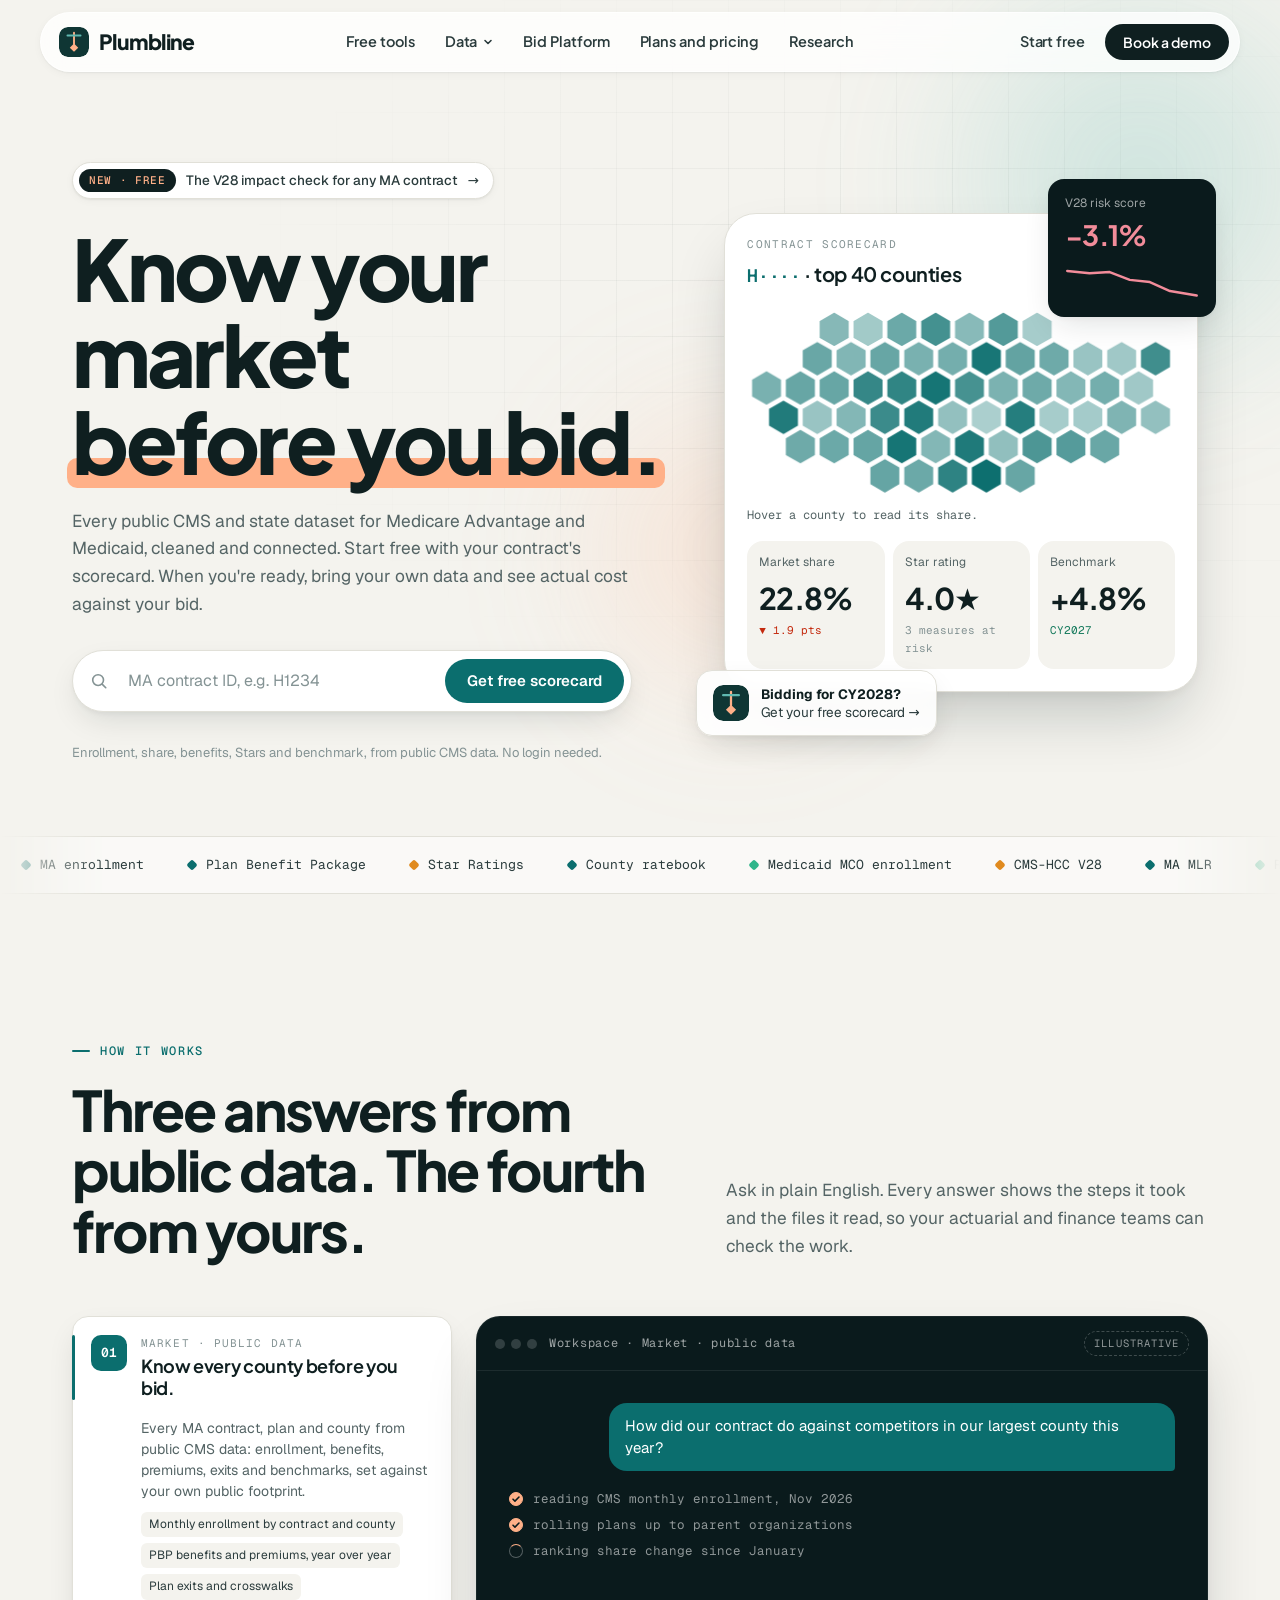
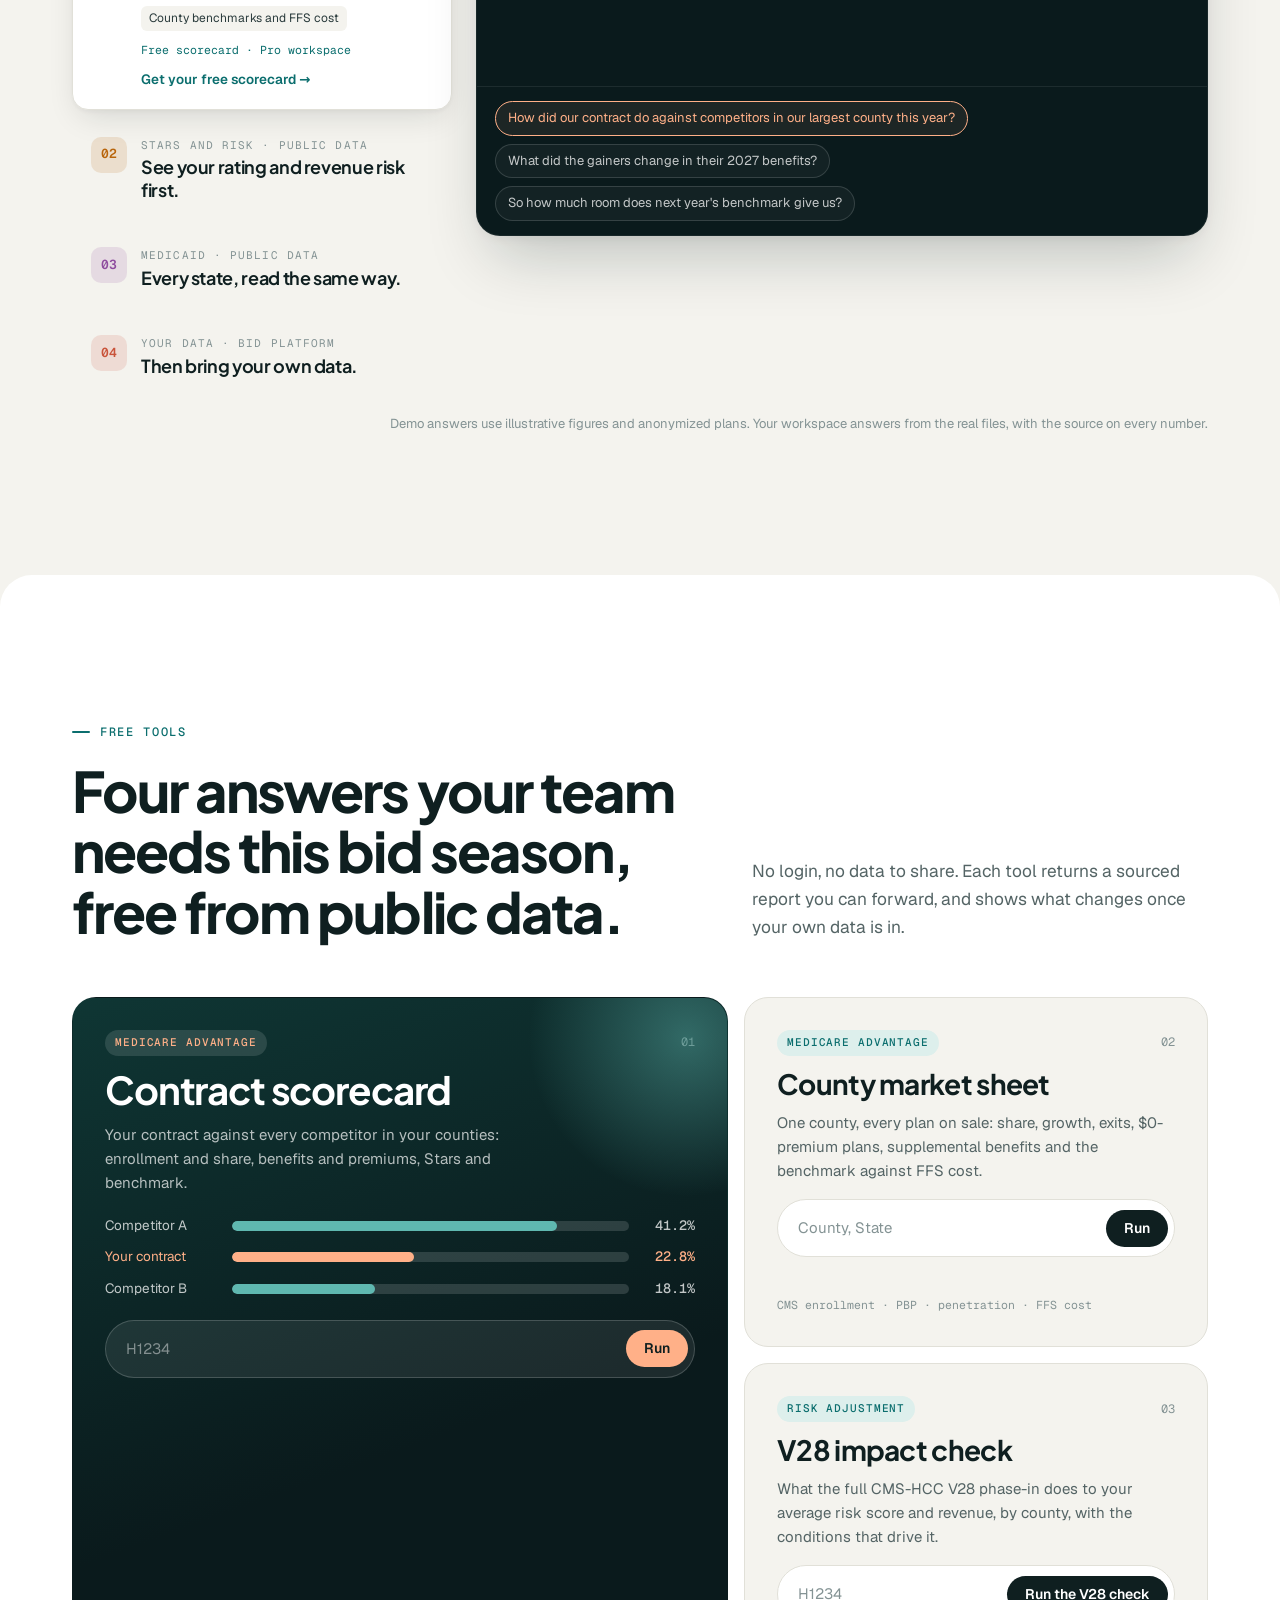
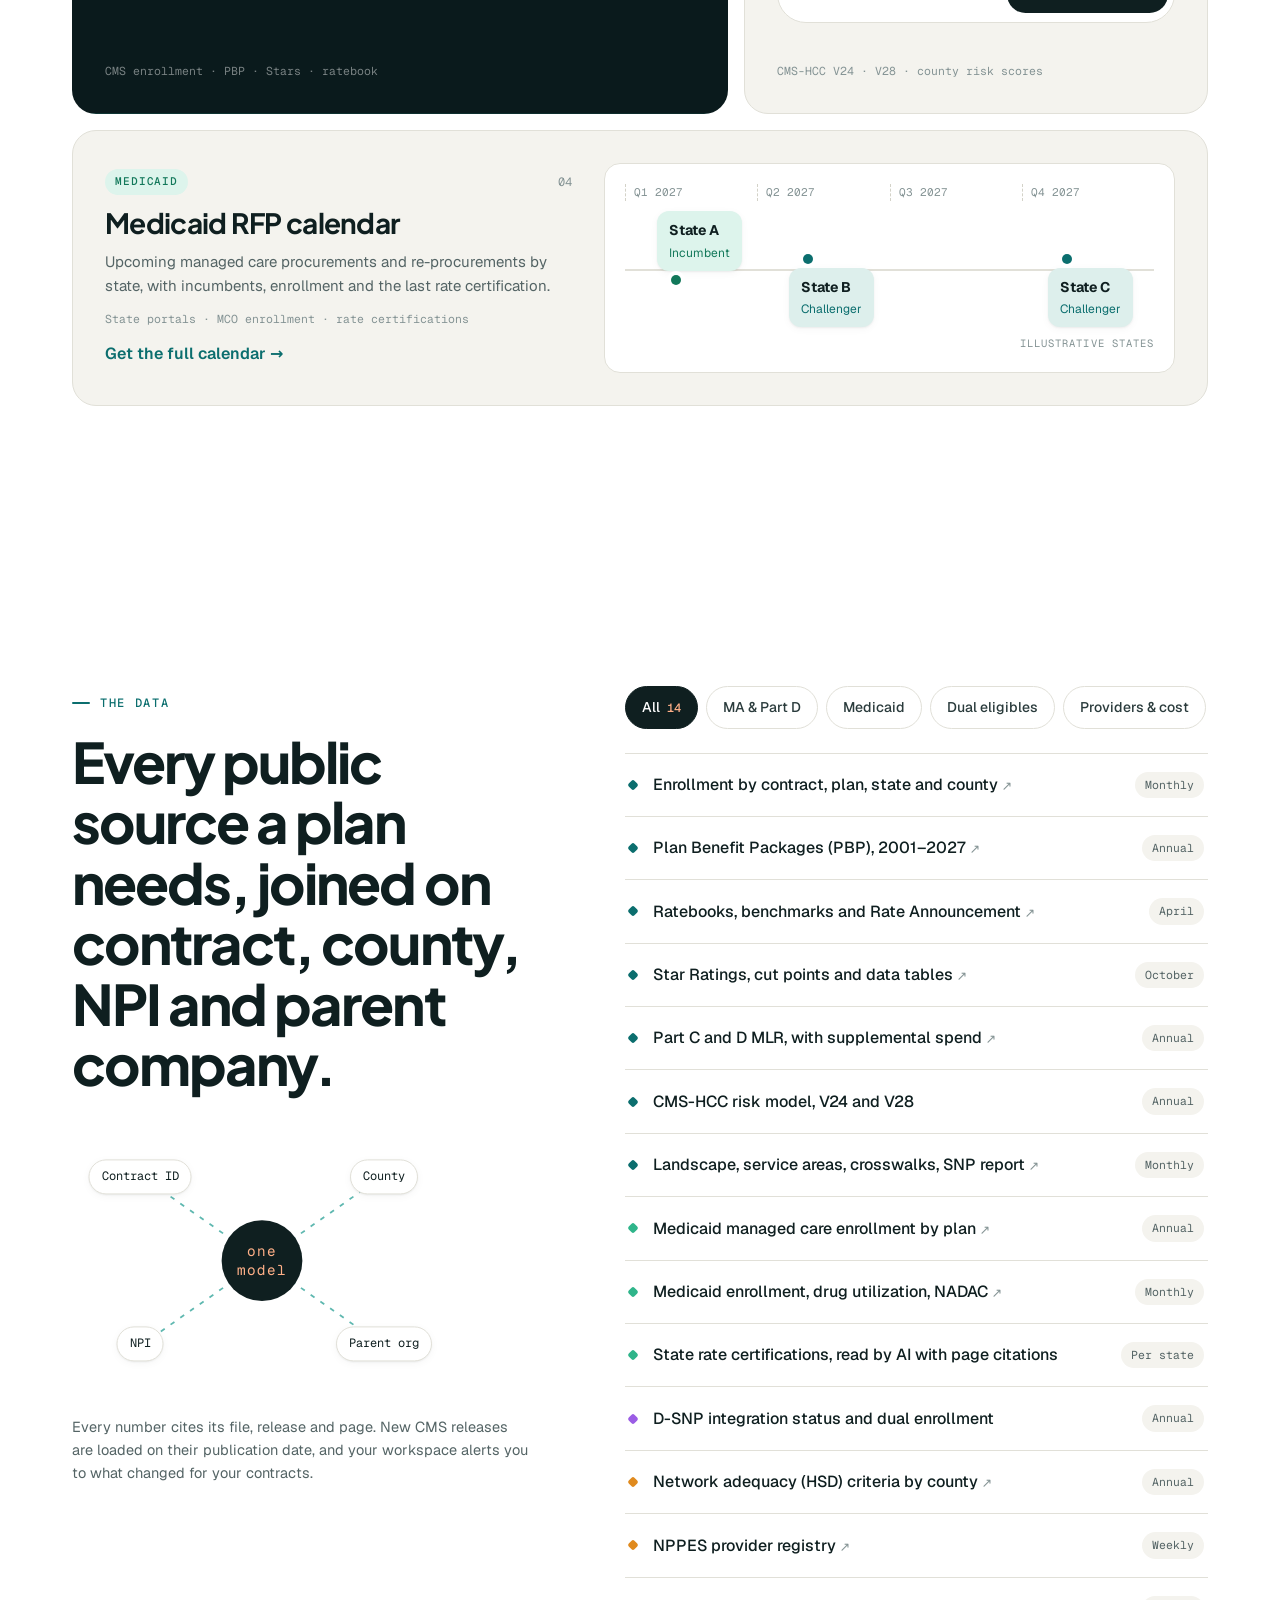
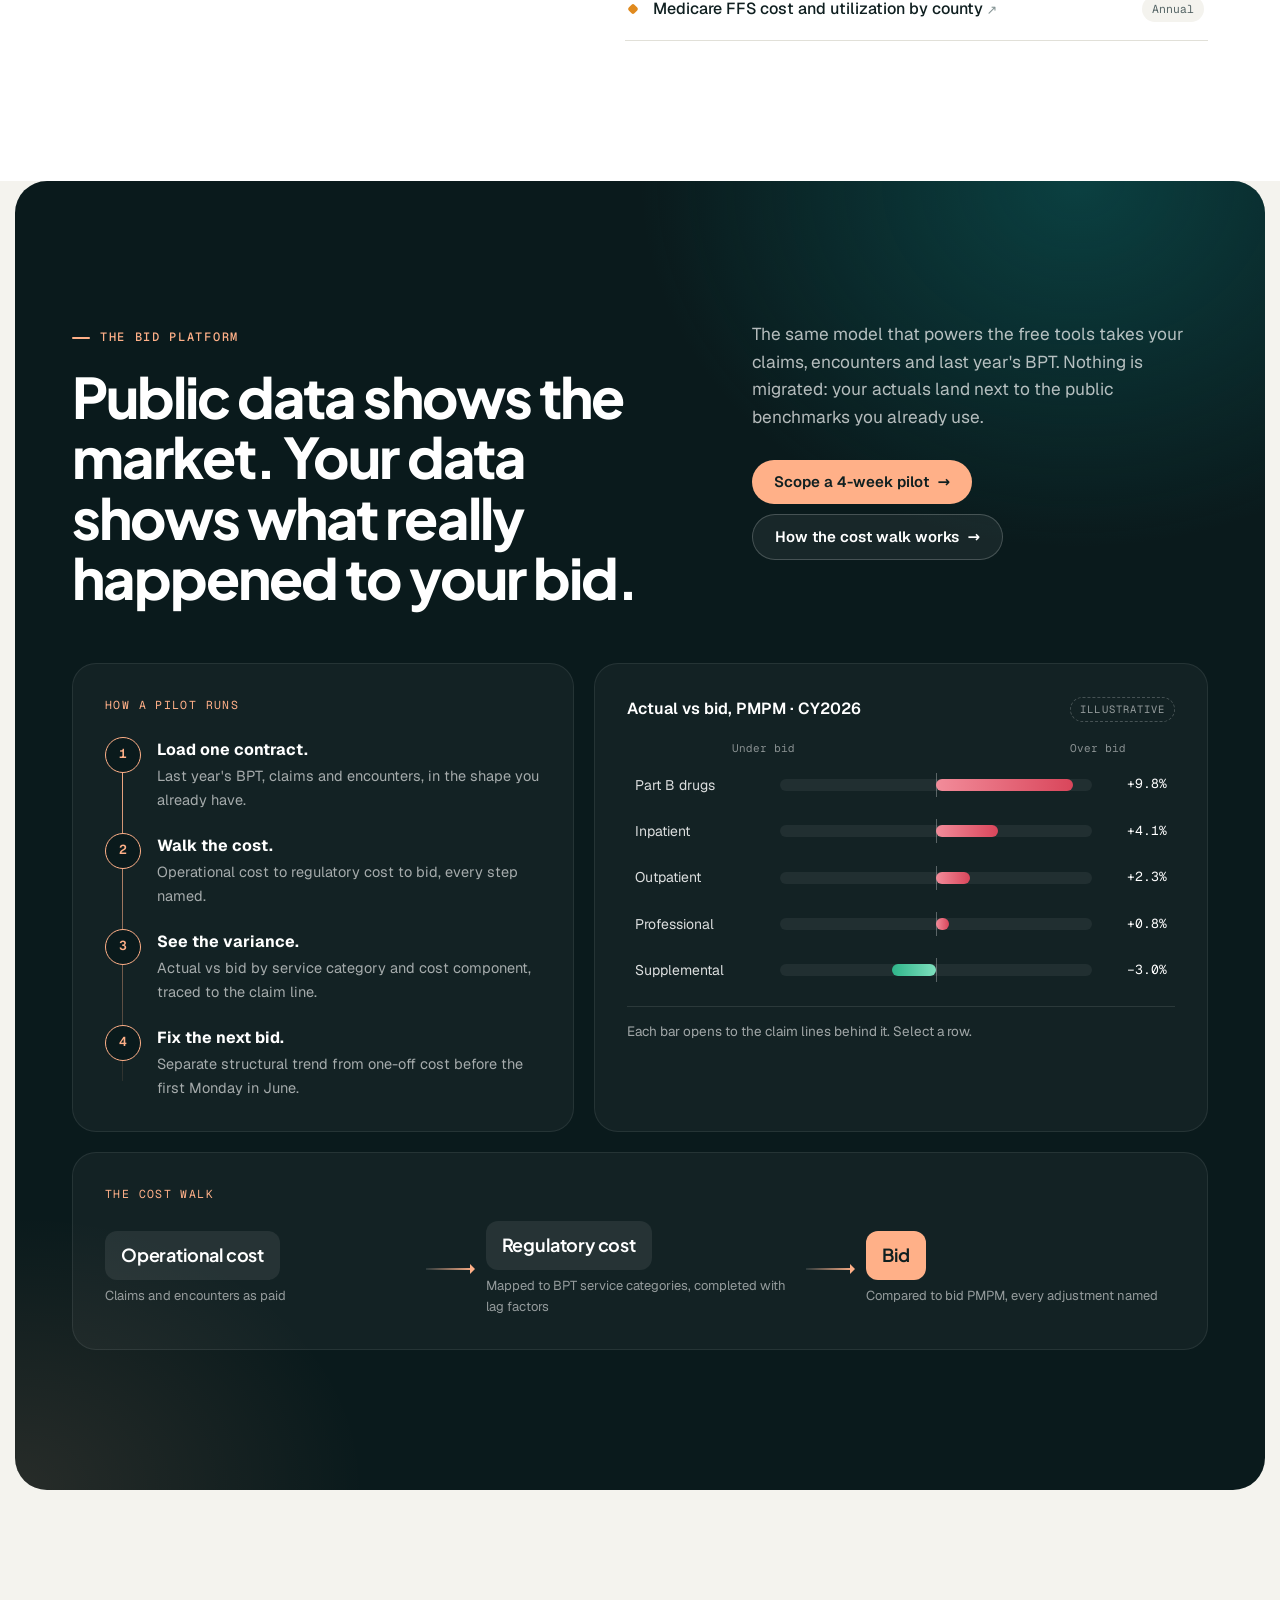
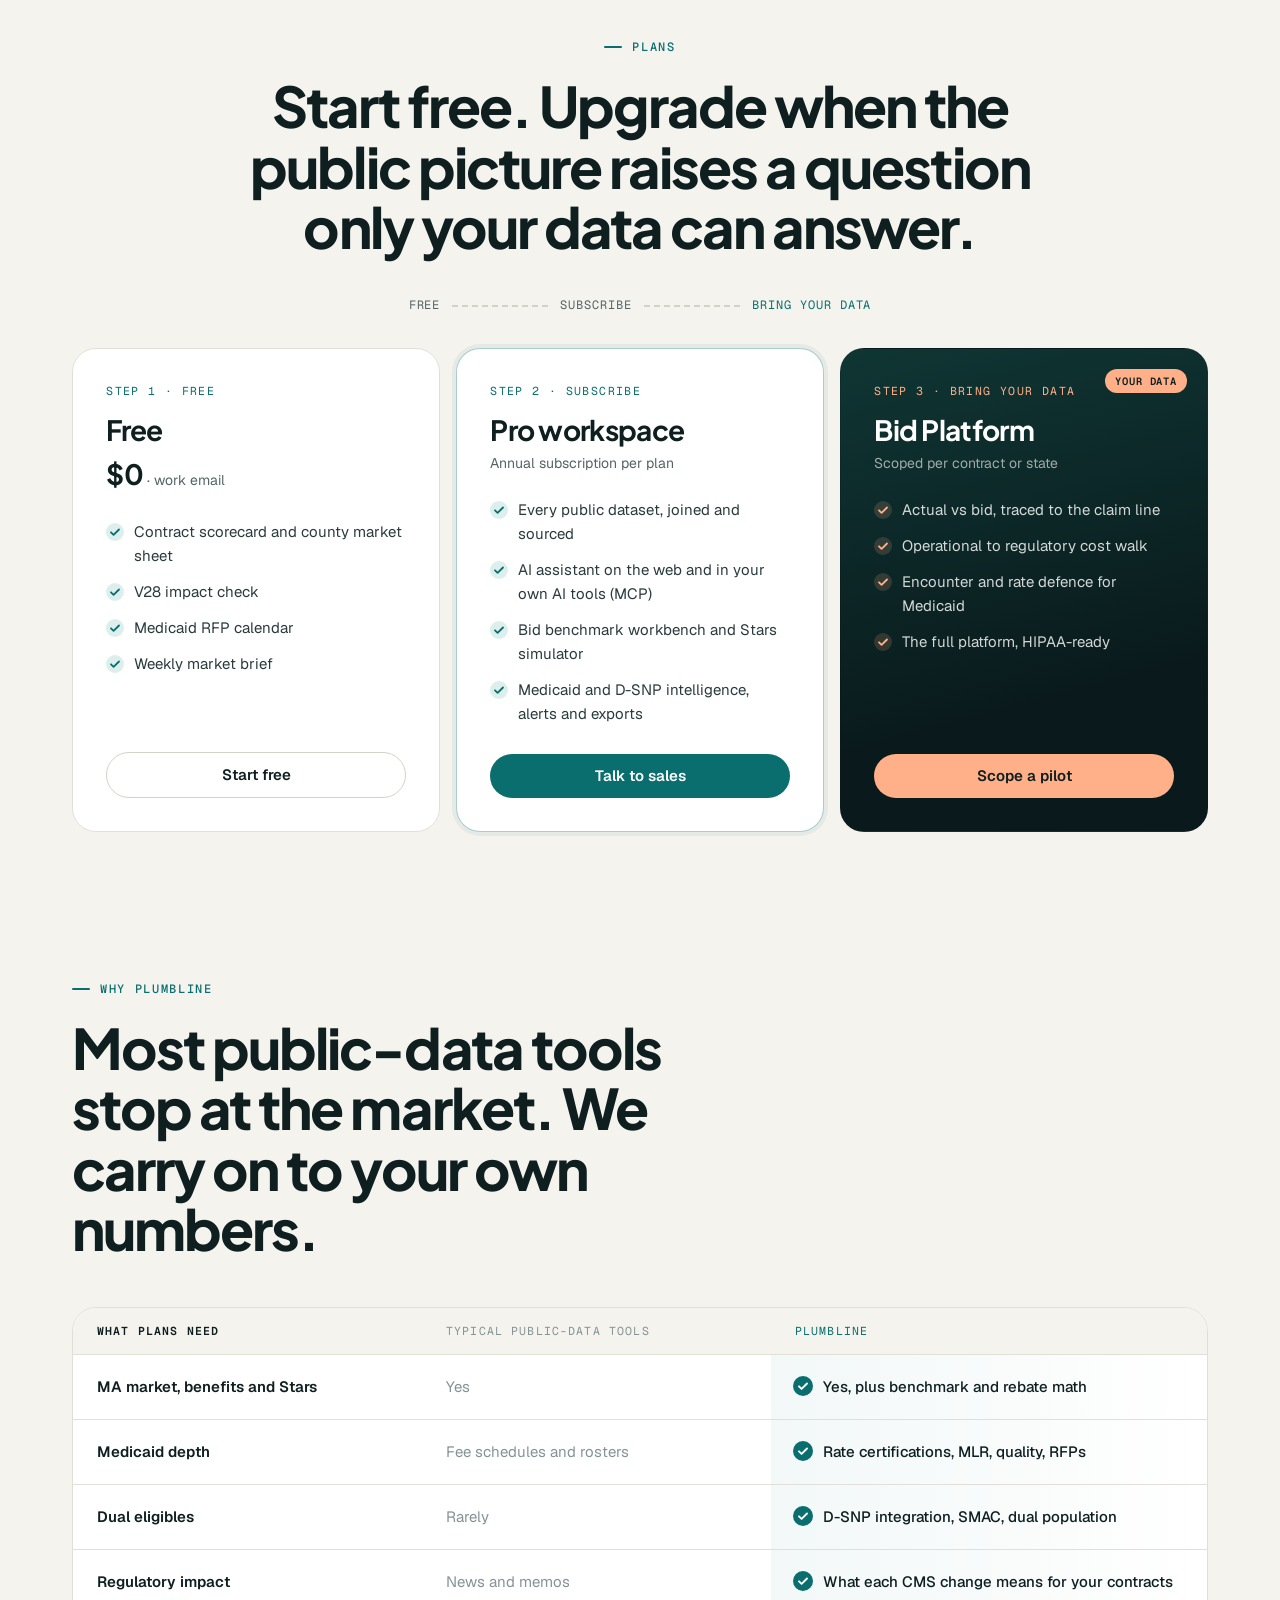
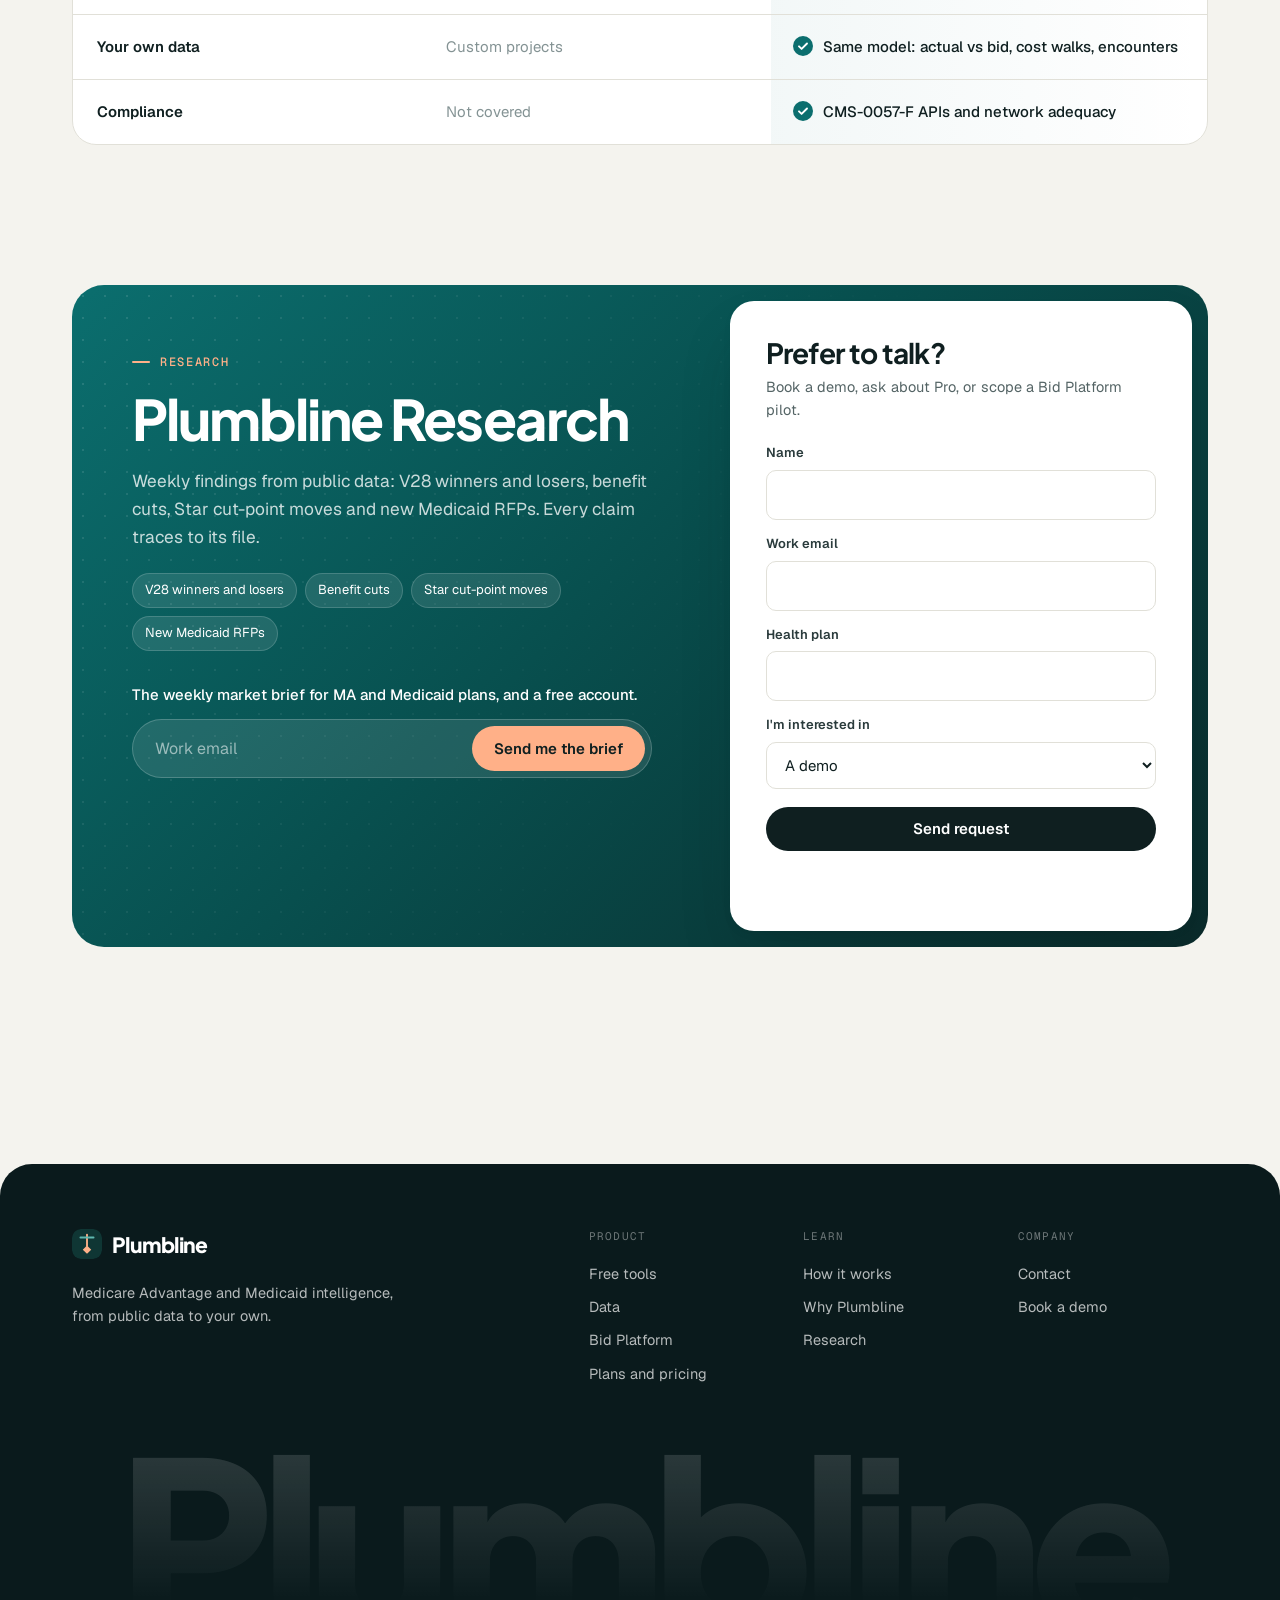
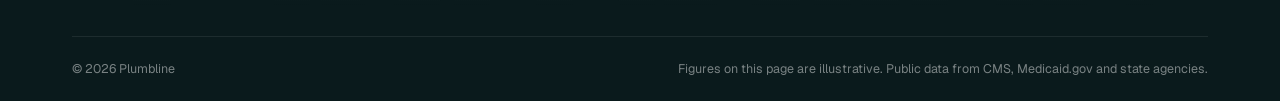
<file: new-design/index.html>
<!DOCTYPE html>
<html lang="en" class="no-js">
<head>
  <meta charset="utf-8">
  <!-- Hosting fix: on a URL without a trailing slash (e.g. vercel.app/new-design) the
       relative css/, js/, fonts/ and assets/ paths resolve from the site root and 404.
       Add the slash before anything loads. Does nothing for file:// or URLs ending in / or a file name. -->
  <script>(function(){var p=location.pathname;if(/^https?:$/.test(location.protocol)&&!/(\/|\.[a-z0-9]+)$/i.test(p)){location.replace(p+'/'+location.search+location.hash);}})();</script>
  <meta name="viewport" content="width=device-width, initial-scale=1">
  <meta name="theme-color" content="#F4F3EE">
  <!--
    Plumbline (working name) · version 2 (index2.html)
    Differs from index.html: teal + apricot palette (css/v2/), Plus Jakarta Sans header font,
    header scrolls with the page, Resources renamed Research, reworked "How it works" layout (js/main2.js).
    Funnel: free public-data tools → Pro workspace → Bid Platform on the plan's own data.
    Lookups, forms and demo answers are front-end only (js/main.js). Figures are illustrative.
  -->
  <title>Plumbline · Know your market before you bid</title>
  <meta name="description" content="Free contract scorecards, county market sheets, V28 impact checks and a Medicaid RFP calendar, built on public CMS and state data. Then bring your own data and see actual cost against your bid.">
  <meta property="og:title" content="Know your market before you bid · Plumbline">
  <meta property="og:description" content="Public CMS and state data for Medicare Advantage and Medicaid plans, free to start. Bring your own data to see actual vs bid.">
  <link rel="icon" href="assets/img/logo2.svg" type="image/svg+xml">
  
  <link rel="preload" href="fonts/geist-latin.woff2" as="font" type="font/woff2" crossorigin>
  <link rel="preload" href="fonts/plus-jakarta-sans-latin.woff2" as="font" type="font/woff2" crossorigin>
  <link rel="stylesheet" href="css/v2/base.css">
  <link rel="stylesheet" href="css/v2/components.css">
  <link rel="stylesheet" href="css/v2/sections.css">
  <link rel="stylesheet" href="css/v2/page.css">
  <script>document.documentElement.classList.remove('no-js');</script>
</head>
<body>
<a href="#main" class="skip-link">Skip to content</a>
<div class="progress" aria-hidden="true"><span id="progress-bar"></span></div>

<!-- ============ Navigation ============ -->
<header class="nav" id="nav">
  <div class="nav__bar">
    <a href="#top" class="brand" aria-label="Plumbline home">
      <img src="assets/img/logo2.svg" alt="" width="30" height="30">
      <span class="brand__word">Plumbline</span>
    </a>

    <nav class="nav__links" aria-label="Primary">
      <a href="#free-tools" class="nav__link">Free tools</a>
      <div class="nav__group" data-dropdown>
        <button type="button" class="nav__link nav__trigger" aria-expanded="false" aria-controls="dd-data">
          Data
          <svg width="10" height="10" viewBox="0 0 10 10" aria-hidden="true"><path d="M2 3.5l3 3 3-3" stroke="currentColor" stroke-width="1.6" fill="none" stroke-linecap="round" stroke-linejoin="round"/></svg>
        </button>
        <div class="mega" id="dd-data">
          <div class="mega__grid">
            <a href="#data" class="mega__item" data-filter-link="ma"><span class="dot" style="--c:var(--indigo)"></span><span><b>Medicare Advantage &amp; Part D</b><small>Enrollment, PBP benefits, ratebooks, Stars, MLR, risk model.</small></span></a>
            <a href="#data" class="mega__item" data-filter-link="medicaid"><span class="dot" style="--c:var(--mint)"></span><span><b>Medicaid</b><small>MCO enrollment, rate certifications, quality, procurements.</small></span></a>
            <a href="#data" class="mega__item" data-filter-link="duals"><span class="dot" style="--c:#9B5DE5"></span><span><b>Dual eligibles</b><small>D-SNP integration status, SNP reports, dual enrollment.</small></span></a>
            <a href="#data" class="mega__item" data-filter-link="providers"><span class="dot" style="--c:var(--amber)"></span><span><b>Providers and cost</b><small>NPPES, network criteria, Medicare FFS cost, SDOH.</small></span></a>
          </div>
          <a href="#data" class="mega__foot" data-filter-link="all">Every source we hold, with its refresh date <span aria-hidden="true">→</span></a>
        </div>
      </div>
      <a href="#bid-platform" class="nav__link">Bid Platform</a>
      <a href="#plans" class="nav__link">Plans and pricing</a>
      <a href="#research" class="nav__link">Research</a>
    </nav>

    <div class="nav__actions">
      <a href="#free-tools" class="nav__ghost">Start free</a>
      <a href="#contact" class="btn btn--ink btn--sm" data-program="demo">Book a demo</a>
      <button type="button" class="burger" id="burger" aria-expanded="false" aria-controls="sheet" aria-label="Open menu">
        <span></span><span></span>
      </button>
    </div>
  </div>

  <div class="sheet" id="sheet" hidden>
    <nav class="sheet__links" aria-label="Mobile">
      <a href="#free-tools"><span>01</span>Free tools</a>
      <a href="#data"><span>02</span>Data</a>
      <a href="#bid-platform"><span>03</span>Bid Platform</a>
      <a href="#plans"><span>04</span>Plans and pricing</a>
      <a href="#research"><span>05</span>Research</a>
    </nav>
    <div class="sheet__cta">
      <a href="#free-tools" class="btn btn--line">Start free</a>
      <a href="#contact" class="btn btn--ink" data-program="demo">Book a demo</a>
    </div>
  </div>
</header>

<main id="main">

  <!-- ============ Hero ============ -->
  <section class="hero" id="top">
    <div class="hero__bg" aria-hidden="true">
      <div class="hero__grid"></div>
      <div class="orb orb--a"></div>
      <div class="orb orb--b"></div>
    </div>

    <div class="wrap hero__wrap">
      <div class="hero__copy">
        <a href="#v28" class="pill reveal">
          <span class="pill__tag">New · free</span>
          <span class="pill__long">The V28 impact check for any MA contract</span>
          <span class="pill__short">V28 impact check</span>
          <span aria-hidden="true">→</span>
        </a>

        <h1 class="display reveal" style="--d:.08s">Know your market <span class="mark">before you bid.</span></h1>

        <p class="lede reveal" style="--d:.16s">Every public CMS and state dataset for Medicare Advantage and Medicaid, cleaned and connected. Start free with your contract's scorecard. When you're ready, bring your own data and see actual cost against your bid.</p>

        <form class="lookup lookup--hero reveal" style="--d:.24s" data-lookup="contract" data-hero novalidate>
          <label for="hero-contract" class="sr-only">MA contract ID</label>
          <div class="lookup__row">
            <span class="lookup__icon" aria-hidden="true">
              <svg width="18" height="18" viewBox="0 0 20 20" fill="none"><circle cx="9" cy="9" r="6" stroke="currentColor" stroke-width="1.8"/><path d="M14 14l3.5 3.5" stroke="currentColor" stroke-width="1.8" stroke-linecap="round"/></svg>
            </span>
            <input id="hero-contract" name="contract" type="text" autocomplete="off" maxlength="5" spellcheck="false" placeholder="MA contract ID, e.g. H1234">
            <button type="submit" class="btn btn--indigo">Get free scorecard</button>
          </div>
          <p class="lookup__status" data-lookup-status role="status" aria-live="polite"></p>
          <p class="lookup__hint">Enrollment, share, benefits, Stars and benchmark, from public CMS data. No login needed.</p>
        </form>
      </div>

      <!-- Interactive scorecard visual (illustrative) -->
      <div class="hero__visual reveal" style="--d:.2s" data-parallax-root>
        <div class="scorecard" data-depth="10">
          <div class="scorecard__head">
            <div>
              <p class="scorecard__eyebrow">Contract scorecard</p>
              <p class="scorecard__title"><span id="sc-id">H····</span> · top 40 counties</p>
            </div>
            <span class="tag">Illustrative</span>
          </div>

          <div class="hexmap" id="hexmap" aria-hidden="true"></div>
          <p class="scorecard__readout" id="hex-readout" aria-live="polite">Hover a county to read its share.</p>

          <div class="scorecard__kpis">
            <div class="kpi"><span class="kpi__label">Market share</span><span class="kpi__val"><span data-count="22.8" data-dec="1">22.8</span>%</span><span class="kpi__delta is-down">▼ 1.9 pts</span></div>
            <div class="kpi"><span class="kpi__label">Star rating</span><span class="kpi__val"><span data-count="4.0" data-dec="1">4.0</span>★</span><span class="kpi__delta">3 measures at risk</span></div>
            <div class="kpi"><span class="kpi__label">Benchmark</span><span class="kpi__val">+<span data-count="4.8" data-dec="1">4.8</span>%</span><span class="kpi__delta is-up">CY2027</span></div>
          </div>
        </div>

        <div class="float float--risk" data-depth="26">
          <p class="float__label">V28 risk score</p>
          <p class="float__val">−3.1%</p>
          <svg class="spark" viewBox="0 0 120 36" aria-hidden="true"><path d="M2 8 L22 10 L40 9 L58 16 L76 18 L94 26 L118 30" fill="none" stroke="currentColor" stroke-width="2.2" stroke-linecap="round" stroke-linejoin="round"/></svg>
        </div>

        <a href="#free-tools" class="float float--bot" data-depth="18">
          <span class="float__avatar" aria-hidden="true"><img src="assets/img/logo2.svg" alt="" width="28" height="28"></span>
          <span><b>Bidding for CY2028?</b><br>Get your free scorecard →</span>
        </a>
      </div>
    </div>

    <!-- Data ticker -->
    <div class="ticker" aria-label="Datasets included">
      <div class="ticker__track" id="ticker">
        <ul class="ticker__list">
          <li><i style="--c:var(--indigo)"></i>MA enrollment</li>
          <li><i style="--c:var(--indigo)"></i>Plan Benefit Package</li>
          <li><i style="--c:var(--amber)"></i>Star Ratings</li>
          <li><i style="--c:var(--indigo)"></i>County ratebook</li>
          <li><i style="--c:var(--mint)"></i>Medicaid MCO enrollment</li>
          <li><i style="--c:var(--amber)"></i>CMS-HCC V28</li>
          <li><i style="--c:var(--indigo)"></i>MA MLR</li>
          <li><i style="--c:var(--mint)"></i>Rate certifications</li>
          <li><i style="--c:var(--indigo)"></i>HSD criteria</li>
          <li><i style="--c:#9B5DE5"></i>NPPES</li>
          <li><i style="--c:#9B5DE5"></i>D-SNP integration</li>
          <li><i style="--c:var(--mint)"></i>State RFPs</li>
          <li><i style="--c:var(--amber)"></i>FFS geographic variation</li>
          <li><i style="--c:var(--mint)"></i>Core Set quality</li>
          <li><i style="--c:var(--coral)"></i>Your claims</li>
          <li><i style="--c:var(--coral)"></i>Your BPT</li>
        </ul>
      </div>
    </div>
  </section>

  <!-- ============ Ask it: public data first, then your data ============ -->
  <section class="section ask" id="ask">
    <div class="wrap">
      <div class="ask__head">
        <div>
          <p class="kicker reveal">How it works</p>
          <h2 class="h2 reveal" style="--d:.06s">Three answers from public data. The fourth from yours.</h2>
        </div>
        <p class="lede reveal" style="--d:.12s">Ask in plain English. Every answer shows the steps it took and the files it read, so your actuarial and finance teams can check the work.</p>
      </div>

      <div class="ask__body">
        <div class="ask__tabs" role="tablist" aria-label="Topics" id="ask-tabs"><!-- rendered by js --></div>

        <div class="console reveal" style="--d:.1s">
          <div class="console__bar">
            <span class="console__dots" aria-hidden="true"><i></i><i></i><i></i></span>
            <span class="console__title" id="console-title">Workspace</span>
            <span class="tag tag--dark">Illustrative</span>
          </div>
          <div class="console__panel" id="ask-panel" role="tabpanel" aria-live="polite"><!-- rendered by js --></div>
          <div class="console__foot">
            <div class="console__qs" id="ask-questions" aria-label="Example questions"></div>
          </div>
        </div>
      </div>
      <p class="ask__note">Demo answers use illustrative figures and anonymized plans. Your workspace answers from the real files, with the source on every number.</p>
    </div>
  </section>

  <!-- ============ Free tools (bento) ============ -->
  <section class="section tools" id="free-tools">
    <div class="wrap">
      <div class="split-head">
        <div>
          <p class="kicker reveal">Free tools</p>
          <h2 class="h2 reveal" style="--d:.06s">Four answers your team needs this bid season, free from public data.</h2>
        </div>
        <p class="lede reveal" style="--d:.12s">No login, no data to share. Each tool returns a sourced report you can forward, and shows what changes once your own data is in.</p>
      </div>

      <div class="bento">
        <article class="tile tile--feature reveal" id="scorecard">
          <div class="tile__top">
            <span class="badge badge--light">Medicare Advantage</span>
            <span class="tile__num">01</span>
          </div>
          <h3 class="h3">Contract scorecard</h3>
          <p class="tile__desc">Your contract against every competitor in your counties: enrollment and share, benefits and premiums, Stars and benchmark.</p>
          <div class="mini-rank" aria-hidden="true">
            <div><span>Competitor A</span><i style="--w:82%"></i><b>41.2%</b></div>
            <div class="is-you"><span>Your contract</span><i style="--w:46%"></i><b>22.8%</b></div>
            <div><span>Competitor B</span><i style="--w:36%"></i><b>18.1%</b></div>
          </div>
          <form class="lookup lookup--dark" data-lookup="contract" novalidate>
            <label for="tool-contract" class="sr-only">MA contract ID</label>
            <div class="lookup__row">
              <input id="tool-contract" type="text" autocomplete="off" maxlength="5" spellcheck="false" placeholder="H1234">
              <button type="submit" class="btn btn--lime btn--sm">Run</button>
            </div>
            <p class="lookup__status" data-lookup-status role="status" aria-live="polite"></p>
          </form>
          <p class="tile__src">CMS enrollment · PBP · Stars · ratebook</p>
        </article>

        <article class="tile reveal" style="--d:.06s" id="county">
          <div class="tile__top">
            <span class="badge">Medicare Advantage</span>
            <span class="tile__num">02</span>
          </div>
          <h3 class="h3">County market sheet</h3>
          <p class="tile__desc">One county, every plan on sale: share, growth, exits, $0-premium plans, supplemental benefits and the benchmark against FFS cost.</p>
          <form class="lookup" data-lookup="county" novalidate>
            <label for="tool-county" class="sr-only">County</label>
            <div class="lookup__row">
              <input id="tool-county" type="text" autocomplete="off" placeholder="County, State">
              <button type="submit" class="btn btn--ink btn--sm">Run</button>
            </div>
            <p class="lookup__status" data-lookup-status role="status" aria-live="polite"></p>
          </form>
          <p class="tile__src">CMS enrollment · PBP · penetration · FFS cost</p>
        </article>

        <article class="tile reveal" style="--d:.12s" id="v28">
          <div class="tile__top">
            <span class="badge">Risk adjustment</span>
            <span class="tile__num">03</span>
          </div>
          <h3 class="h3">V28 impact check</h3>
          <p class="tile__desc">What the full CMS-HCC V28 phase-in does to your average risk score and revenue, by county, with the conditions that drive it.</p>
          <form class="lookup" data-lookup="contract" novalidate>
            <label for="tool-v28" class="sr-only">MA contract ID for the V28 check</label>
            <div class="lookup__row">
              <input id="tool-v28" type="text" autocomplete="off" maxlength="5" spellcheck="false" placeholder="H1234">
              <button type="submit" class="btn btn--ink btn--sm">Run the V28 check</button>
            </div>
            <p class="lookup__status" data-lookup-status role="status" aria-live="polite"></p>
          </form>
          <p class="tile__src">CMS-HCC V24 · V28 · county risk scores</p>
        </article>

        <article class="tile tile--wide reveal" style="--d:.06s" id="rfp">
          <div class="tile__wide-copy">
            <div class="tile__top">
              <span class="badge badge--mint">Medicaid</span>
              <span class="tile__num">04</span>
            </div>
            <h3 class="h3">Medicaid RFP calendar</h3>
            <p class="tile__desc">Upcoming managed care procurements and re-procurements by state, with incumbents, enrollment and the last rate certification.</p>
            <p class="tile__src">State portals · MCO enrollment · rate certifications</p>
            <a href="#contact" class="tile__link" data-program="free">Get the full calendar <span aria-hidden="true">→</span></a>
          </div>
          <div class="timeline" aria-label="Illustrative procurement timeline">
            <div class="timeline__axis" aria-hidden="true"><span>Q1 2027</span><span>Q2 2027</span><span>Q3 2027</span><span>Q4 2027</span></div>
            <div class="timeline__track">
              <div class="timeline__item" style="--x:6%"><b>State A</b><span>Incumbent</span></div>
              <div class="timeline__item timeline__item--alt" style="--x:31%"><b>State B</b><span>Challenger</span></div>
              <div class="timeline__item timeline__item--alt" style="--x:80%"><b>State C</b><span>Challenger</span></div>
            </div>
            <p class="timeline__note">Illustrative states</p>
          </div>
        </article>
      </div>
    </div>
  </section>

  <!-- ============ Data ============ -->
  <section class="section data" id="data">
    <div class="wrap data__wrap">
      <div class="data__aside">
        <p class="kicker reveal">The data</p>
        <h2 class="h2 reveal" style="--d:.06s">Every public source a plan needs, joined on contract, county, NPI and parent company.</h2>

        <div class="keys reveal" style="--d:.12s" aria-hidden="true">
          <svg viewBox="0 0 320 220" class="keys__svg">
            <g class="keys__lines">
              <path d="M160 110 L60 40"/><path d="M160 110 L260 40"/><path d="M160 110 L60 180"/><path d="M160 110 L260 180"/>
            </g>
            <circle cx="160" cy="110" r="34" class="keys__hub"/>
            <text x="160" y="106" class="keys__hub-t">one</text>
            <text x="160" y="122" class="keys__hub-t">model</text>
          </svg>
          <span class="keys__chip" style="--x:18%;--y:18%">Contract ID</span>
          <span class="keys__chip" style="--x:82%;--y:18%">County</span>
          <span class="keys__chip" style="--x:18%;--y:82%">NPI</span>
          <span class="keys__chip" style="--x:82%;--y:82%">Parent org</span>
        </div>

        <p class="data__note reveal">Every number cites its file, release and page. New CMS releases are loaded on their publication date, and your workspace alerts you to what changed for your contracts.</p>
      </div>

      <div class="data__main">
        <div class="filters reveal" role="group" aria-label="Filter sources">
          <button type="button" class="filter is-active" data-filter="all" aria-pressed="true">All <span>14</span></button>
          <button type="button" class="filter" data-filter="ma" aria-pressed="false">MA &amp; Part D</button>
          <button type="button" class="filter" data-filter="medicaid" aria-pressed="false">Medicaid</button>
          <button type="button" class="filter" data-filter="duals" aria-pressed="false">Dual eligibles</button>
          <button type="button" class="filter" data-filter="providers" aria-pressed="false">Providers &amp; cost</button>
        </div>

        <ul class="sources reveal" id="sources">
          <li data-cat="ma"><a href="https://www.cms.gov/data-research/statistics-trends-and-reports/medicare-advantagepart-d-contract-and-enrollment-data" target="_blank" rel="noopener">Enrollment by contract, plan, state and county</a><span class="cad">Monthly</span></li>
          <li data-cat="ma"><a href="https://www.cms.gov/data-research/statistics-trends-and-reports/medicare-advantagepart-d-contract-and-enrollment-data/benefits-data" target="_blank" rel="noopener">Plan Benefit Packages (PBP), 2001–2027</a><span class="cad">Annual</span></li>
          <li data-cat="ma"><a href="https://www.cms.gov/files/document/2027-announcement.pdf" target="_blank" rel="noopener">Ratebooks, benchmarks and Rate Announcement</a><span class="cad">April</span></li>
          <li data-cat="ma"><a href="https://www.cms.gov/newsroom/fact-sheets/2027-medicare-advantage-part-d-star-ratings" target="_blank" rel="noopener">Star Ratings, cut points and data tables</a><span class="cad">October</span></li>
          <li data-cat="ma"><a href="https://www.cms.gov/medicare/health-drug-plans/medical-loss-ratio" target="_blank" rel="noopener">Part C and D MLR, with supplemental spend</a><span class="cad">Annual</span></li>
          <li data-cat="ma"><span class="src">CMS-HCC risk model, V24 and V28</span><span class="cad">Annual</span></li>
          <li data-cat="ma"><a href="https://www.cms.gov/data-research/statistics-trends-and-reports/medicare-advantagepart-d-contract-and-enrollment-data" target="_blank" rel="noopener">Landscape, service areas, crosswalks, SNP report</a><span class="cad">Monthly</span></li>
          <li data-cat="medicaid"><a href="https://www.medicaid.gov/medicaid/managed-care/enrollment-report" target="_blank" rel="noopener">Medicaid managed care enrollment by plan</a><span class="cad">Annual</span></li>
          <li data-cat="medicaid"><a href="https://data.medicaid.gov/" target="_blank" rel="noopener">Medicaid enrollment, drug utilization, NADAC</a><span class="cad">Monthly</span></li>
          <li data-cat="medicaid"><span class="src">State rate certifications, read by AI with page citations</span><span class="cad">Per state</span></li>
          <li data-cat="duals"><span class="src">D-SNP integration status and dual enrollment</span><span class="cad">Annual</span></li>
          <li data-cat="providers"><a href="https://www.cms.gov/medicare/health-drug-plans/medicare-advantage-application" target="_blank" rel="noopener">Network adequacy (HSD) criteria by county</a><span class="cad">Annual</span></li>
          <li data-cat="providers"><a href="https://download.cms.gov/nppes/NPI_Files.html" target="_blank" rel="noopener">NPPES provider registry</a><span class="cad">Weekly</span></li>
          <li data-cat="providers"><a href="https://data.cms.gov/" target="_blank" rel="noopener">Medicare FFS cost and utilization by county</a><span class="cad">Annual</span></li>
        </ul>
      </div>
    </div>
  </section>

  <!-- ============ Bid Platform (dark) ============ -->
  <section class="section dark" id="bid-platform">
    <div class="dark__glow" aria-hidden="true"></div>
    <div class="wrap">
      <div class="split-head split-head--dark">
        <div>
          <p class="kicker kicker--light reveal">The Bid Platform</p>
          <h2 class="h2 reveal" style="--d:.06s">Public data shows the market. Your data shows what really happened to your bid.</h2>
        </div>
        <div>
          <p class="lede reveal" style="--d:.12s">The same model that powers the free tools takes your claims, encounters and last year's BPT. Nothing is migrated: your actuals land next to the public benchmarks you already use.</p>
          <div class="btn-row reveal" style="--d:.18s">
            <a href="#contact" class="btn btn--lime" data-program="pilot">Scope a 4-week pilot <span aria-hidden="true">→</span></a>
            <a href="#cost-walk" class="btn btn--glass">How the cost walk works <span aria-hidden="true">→</span></a>
          </div>
        </div>
      </div>

      <div class="bid">
        <div class="pilot reveal">
          <p class="pilot__label">How a pilot runs</p>
          <ol class="pilot__steps">
            <li><span class="pilot__n">1</span><div><b>Load one contract.</b><p>Last year's BPT, claims and encounters, in the shape you already have.</p></div></li>
            <li><span class="pilot__n">2</span><div><b>Walk the cost.</b><p>Operational cost to regulatory cost to bid, every step named.</p></div></li>
            <li><span class="pilot__n">3</span><div><b>See the variance.</b><p>Actual vs bid by service category and cost component, traced to the claim line.</p></div></li>
            <li><span class="pilot__n">4</span><div><b>Fix the next bid.</b><p>Separate structural trend from one-off cost before the first Monday in June.</p></div></li>
          </ol>
        </div>

        <div class="variance reveal" style="--d:.1s" aria-label="Illustrative actual vs bid variance">
          <div class="variance__head">
            <p class="variance__title">Actual vs bid, PMPM · CY2026</p>
            <span class="tag tag--dark">Illustrative</span>
          </div>
          <div class="variance__legend" aria-hidden="true"><span class="lg lg--under">Under bid</span><span class="lg lg--over">Over bid</span></div>
          <div class="variance__rows" id="variance">
            <button type="button" class="vrow" data-note="Part B drug trend is structural and belongs in the bid."><span class="vrow__l">Part B drugs</span><span class="vrow__track"><i class="vrow__bar is-over" style="--w:44%"></i></span><span class="vrow__v">+9.8%</span></button>
            <button type="button" class="vrow" data-note="Most of the inpatient overrun came from a few high-cost cases and should be smoothed, not trended."><span class="vrow__l">Inpatient</span><span class="vrow__track"><i class="vrow__bar is-over" style="--w:20%"></i></span><span class="vrow__v">+4.1%</span></button>
            <button type="button" class="vrow" data-note="Outpatient ran slightly over bid."><span class="vrow__l">Outpatient</span><span class="vrow__track"><i class="vrow__bar is-over" style="--w:11%"></i></span><span class="vrow__v">+2.3%</span></button>
            <button type="button" class="vrow" data-note="Professional came in close to the bid."><span class="vrow__l">Professional</span><span class="vrow__track"><i class="vrow__bar is-over" style="--w:4%"></i></span><span class="vrow__v">+0.8%</span></button>
            <button type="button" class="vrow" data-note="Supplemental came in under, mostly because dental use was lower than priced."><span class="vrow__l">Supplemental</span><span class="vrow__track"><i class="vrow__bar is-under" style="--w:14%"></i></span><span class="vrow__v">−3.0%</span></button>
          </div>
          <p class="variance__foot" id="variance-note" aria-live="polite">Each bar opens to the claim lines behind it. Select a row.</p>
        </div>
      </div>

      <div class="walk reveal" id="cost-walk">
        <p class="walk__label">The cost walk</p>
        <ol class="walk__flow">
          <li><span class="walk__step">Operational cost</span><small>Claims and encounters as paid</small></li>
          <li aria-hidden="true" class="walk__arrow"></li>
          <li><span class="walk__step">Regulatory cost</span><small>Mapped to BPT service categories, completed with lag factors</small></li>
          <li aria-hidden="true" class="walk__arrow"></li>
          <li><span class="walk__step walk__step--lime">Bid</span><small>Compared to bid PMPM, every adjustment named</small></li>
        </ol>
      </div>
    </div>
  </section>

  <!-- ============ Plans ============ -->
  <section class="section plans" id="plans">
    <div class="wrap">
      <div class="center-head">
        <p class="kicker reveal">Plans</p>
        <h2 class="h2 reveal" style="--d:.06s">Start free. Upgrade when the public picture raises a question only your data can answer.</h2>
      </div>

      <div class="path reveal" aria-hidden="true">
        <span>Free</span><i></i><span>Subscribe</span><i></i><span>Bring your data</span>
      </div>

      <div class="tiers">
        <article class="tier reveal">
          <p class="tier__step">Step 1 · Free</p>
          <h3 class="h3">Free</h3>
          <p class="tier__price"><b>$0</b> · work email</p>
          <ul class="tier__list">
            <li>Contract scorecard and county market sheet</li>
            <li>V28 impact check</li>
            <li>Medicaid RFP calendar</li>
            <li>Weekly market brief</li>
          </ul>
          <a href="#free-tools" class="btn btn--line">Start free</a>
        </article>

        <article class="tier tier--mid reveal" style="--d:.08s">
          <p class="tier__step">Step 2 · Subscribe</p>
          <h3 class="h3">Pro workspace</h3>
          <p class="tier__price">Annual subscription per plan</p>
          <ul class="tier__list">
            <li>Every public dataset, joined and sourced</li>
            <li>AI assistant on the web and in your own AI tools (MCP)</li>
            <li>Bid benchmark workbench and Stars simulator</li>
            <li>Medicaid and D-SNP intelligence, alerts and exports</li>
          </ul>
          <a href="#contact" class="btn btn--indigo" data-program="pro">Talk to sales</a>
        </article>

        <article class="tier tier--top reveal" style="--d:.16s">
          <span class="tier__ribbon">Your data</span>
          <p class="tier__step">Step 3 · Bring your data</p>
          <h3 class="h3">Bid Platform</h3>
          <p class="tier__price">Scoped per contract or state</p>
          <ul class="tier__list">
            <li>Actual vs bid, traced to the claim line</li>
            <li>Operational to regulatory cost walk</li>
            <li>Encounter and rate defence for Medicaid</li>
            <li>The full platform, HIPAA-ready</li>
          </ul>
          <a href="#contact" class="btn btn--lime" data-program="pilot">Scope a pilot</a>
        </article>
      </div>
    </div>
  </section>

  <!-- ============ Why ============ -->
  <section class="section why" id="why">
    <div class="wrap">
      <div class="split-head">
        <div>
          <p class="kicker reveal">Why Plumbline</p>
          <h2 class="h2 reveal" style="--d:.06s">Most public-data tools stop at the market. We carry on to your own numbers.</h2>
        </div>
      </div>

      <div class="versus reveal" role="table" aria-label="Comparison with typical public-data tools">
        <div class="versus__row versus__row--head" role="row">
          <span role="columnheader">What plans need</span>
          <span role="columnheader">Typical public-data tools</span>
          <span role="columnheader">Plumbline</span>
        </div>
        <div class="versus__row" role="row"><span role="rowheader">MA market, benefits and Stars</span><span role="cell" data-label="Typical tools">Yes</span><span role="cell" data-label="Plumbline">Yes, plus benchmark and rebate math</span></div>
        <div class="versus__row" role="row"><span role="rowheader">Medicaid depth</span><span role="cell" data-label="Typical tools">Fee schedules and rosters</span><span role="cell" data-label="Plumbline">Rate certifications, MLR, quality, RFPs</span></div>
        <div class="versus__row" role="row"><span role="rowheader">Dual eligibles</span><span role="cell" data-label="Typical tools">Rarely</span><span role="cell" data-label="Plumbline">D-SNP integration, SMAC, dual population</span></div>
        <div class="versus__row" role="row"><span role="rowheader">Regulatory impact</span><span role="cell" data-label="Typical tools">News and memos</span><span role="cell" data-label="Plumbline">What each CMS change means for your contracts</span></div>
        <div class="versus__row" role="row"><span role="rowheader">Your own data</span><span role="cell" data-label="Typical tools">Custom projects</span><span role="cell" data-label="Plumbline">Same model: actual vs bid, cost walks, encounters</span></div>
        <div class="versus__row" role="row"><span role="rowheader">Compliance</span><span role="cell" data-label="Typical tools">Not covered</span><span role="cell" data-label="Plumbline">CMS-0057-F APIs and network adequacy</span></div>
      </div>
    </div>
  </section>

  <!-- ============ Research + contact ============ -->
  <section class="section finale" id="research">
    <div class="wrap">
      <div class="finale__card">
        <div class="finale__research reveal">
          <p class="kicker kicker--light">Research</p>
          <h2 class="h2">Plumbline Research</h2>
          <p class="lede">Weekly findings from public data: V28 winners and losers, benefit cuts, Star cut-point moves and new Medicaid RFPs. Every claim traces to its file.</p>
          <ul class="topics" aria-label="Recent topics">
            <li>V28 winners and losers</li><li>Benefit cuts</li><li>Star cut-point moves</li><li>New Medicaid RFPs</li>
          </ul>

          <form class="brief" id="brief-form" novalidate>
            <p class="brief__label">The weekly market brief for MA and Medicaid plans, and a free account.</p>
            <label for="nl-email" class="sr-only">Work email</label>
            <div class="brief__row">
              <input id="nl-email" type="email" name="email" required autocomplete="email" inputmode="email" maxlength="254" placeholder="Work email">
              <button type="submit" class="btn btn--lime">Send me the brief</button>
            </div>
            <div class="hp" aria-hidden="true"><label for="nl-company">Company</label><input id="nl-company" type="text" name="company" tabindex="-1" autocomplete="off"></div>
            <p class="form-status" id="brief-status" role="status" aria-live="polite"></p>
          </form>
        </div>

        <div class="finale__contact reveal" style="--d:.1s" id="contact">
          <h2 class="h3">Prefer to talk?</h2>
          <p class="contact__sub">Book a demo, ask about Pro, or scope a Bid Platform pilot.</p>
          <form class="contact" id="contact-form" novalidate>
            <div class="field">
              <label for="c-name">Name</label>
              <input id="c-name" name="name" type="text" autocomplete="name" required>
            </div>
            <div class="field">
              <label for="c-email">Work email</label>
              <input id="c-email" name="email" type="email" autocomplete="email" required>
            </div>
            <div class="field">
              <label for="c-org">Health plan</label>
              <input id="c-org" name="org" type="text" autocomplete="organization">
            </div>
            <div class="field">
              <label for="c-program">I'm interested in</label>
              <select id="c-program" name="program">
                <option value="demo">A demo</option>
                <option value="free">Free tools and the RFP calendar</option>
                <option value="pro">Pro workspace</option>
                <option value="pilot">Bid Platform pilot</option>
              </select>
            </div>
            <button type="submit" class="btn btn--ink btn--block">Send request</button>
            <p class="form-status" id="contact-status" role="status" aria-live="polite"></p>
          </form>
        </div>
      </div>
    </div>
  </section>
</main>

<!-- ============ Footer ============ -->
<footer class="footer">
  <div class="wrap">
    <div class="footer__top">
      <div>
        <a href="#top" class="brand brand--light" aria-label="Plumbline home">
          <img src="assets/img/logo2.svg" alt="" width="30" height="30"><span class="brand__word">Plumbline</span>
        </a>
        <p class="footer__tag">Medicare Advantage and Medicaid intelligence, from public data to your own.</p>
      </div>
      <nav class="footer__cols" aria-label="Footer">
        <div><p>Product</p><a href="#free-tools">Free tools</a><a href="#data">Data</a><a href="#bid-platform">Bid Platform</a><a href="#plans">Plans and pricing</a></div>
        <div><p>Learn</p><a href="#ask">How it works</a><a href="#why">Why Plumbline</a><a href="#research">Research</a></div>
        <div><p>Company</p><a href="#contact">Contact</a><a href="#contact" data-program="demo">Book a demo</a></div>
      </nav>
    </div>
    <p class="footer__word" aria-hidden="true">Plumbline</p>
    <div class="footer__bottom">
      <span>© 2026 Plumbline</span>
      <span>Figures on this page are illustrative. Public data from CMS, Medicaid.gov and state agencies.</span>
    </div>
  </div>
</footer>

<script src="js/demo-data.js" defer></script>
<script src="js/main2.js" defer></script>
</body>
</html>
</file>
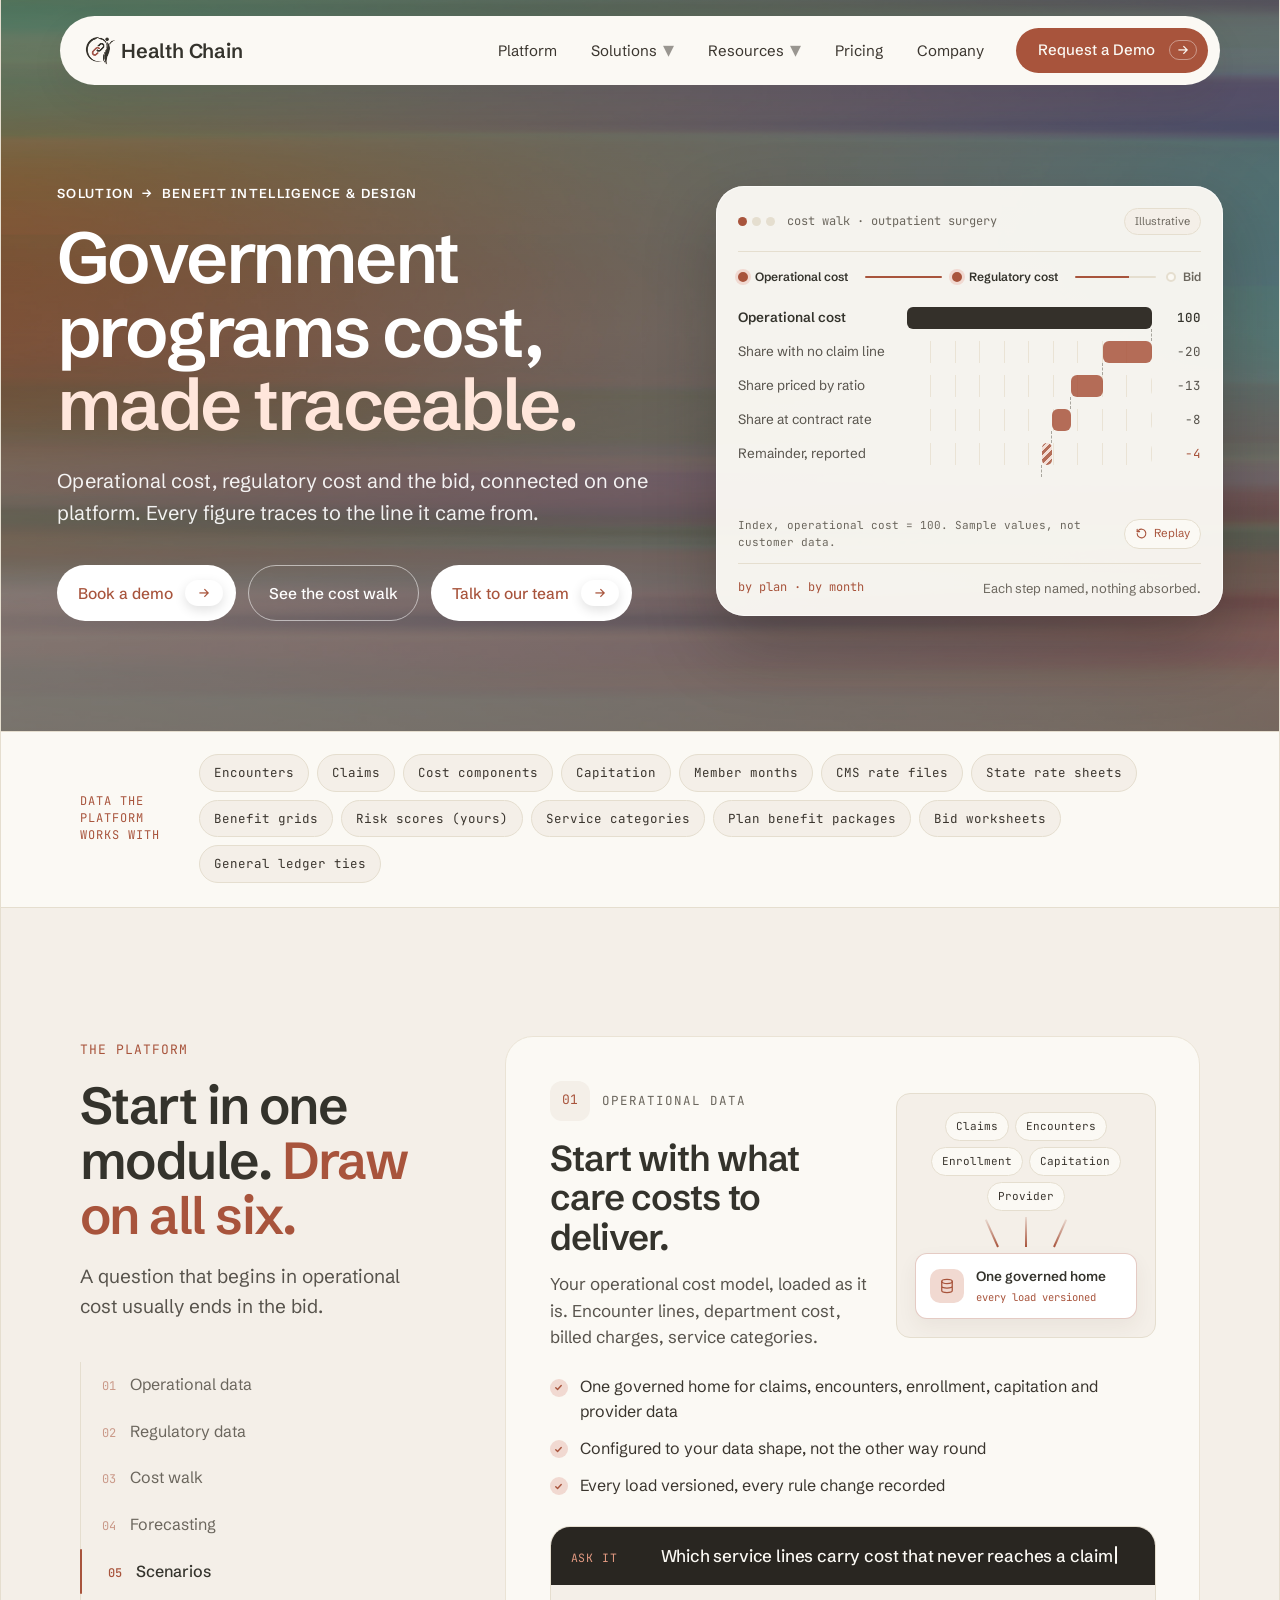
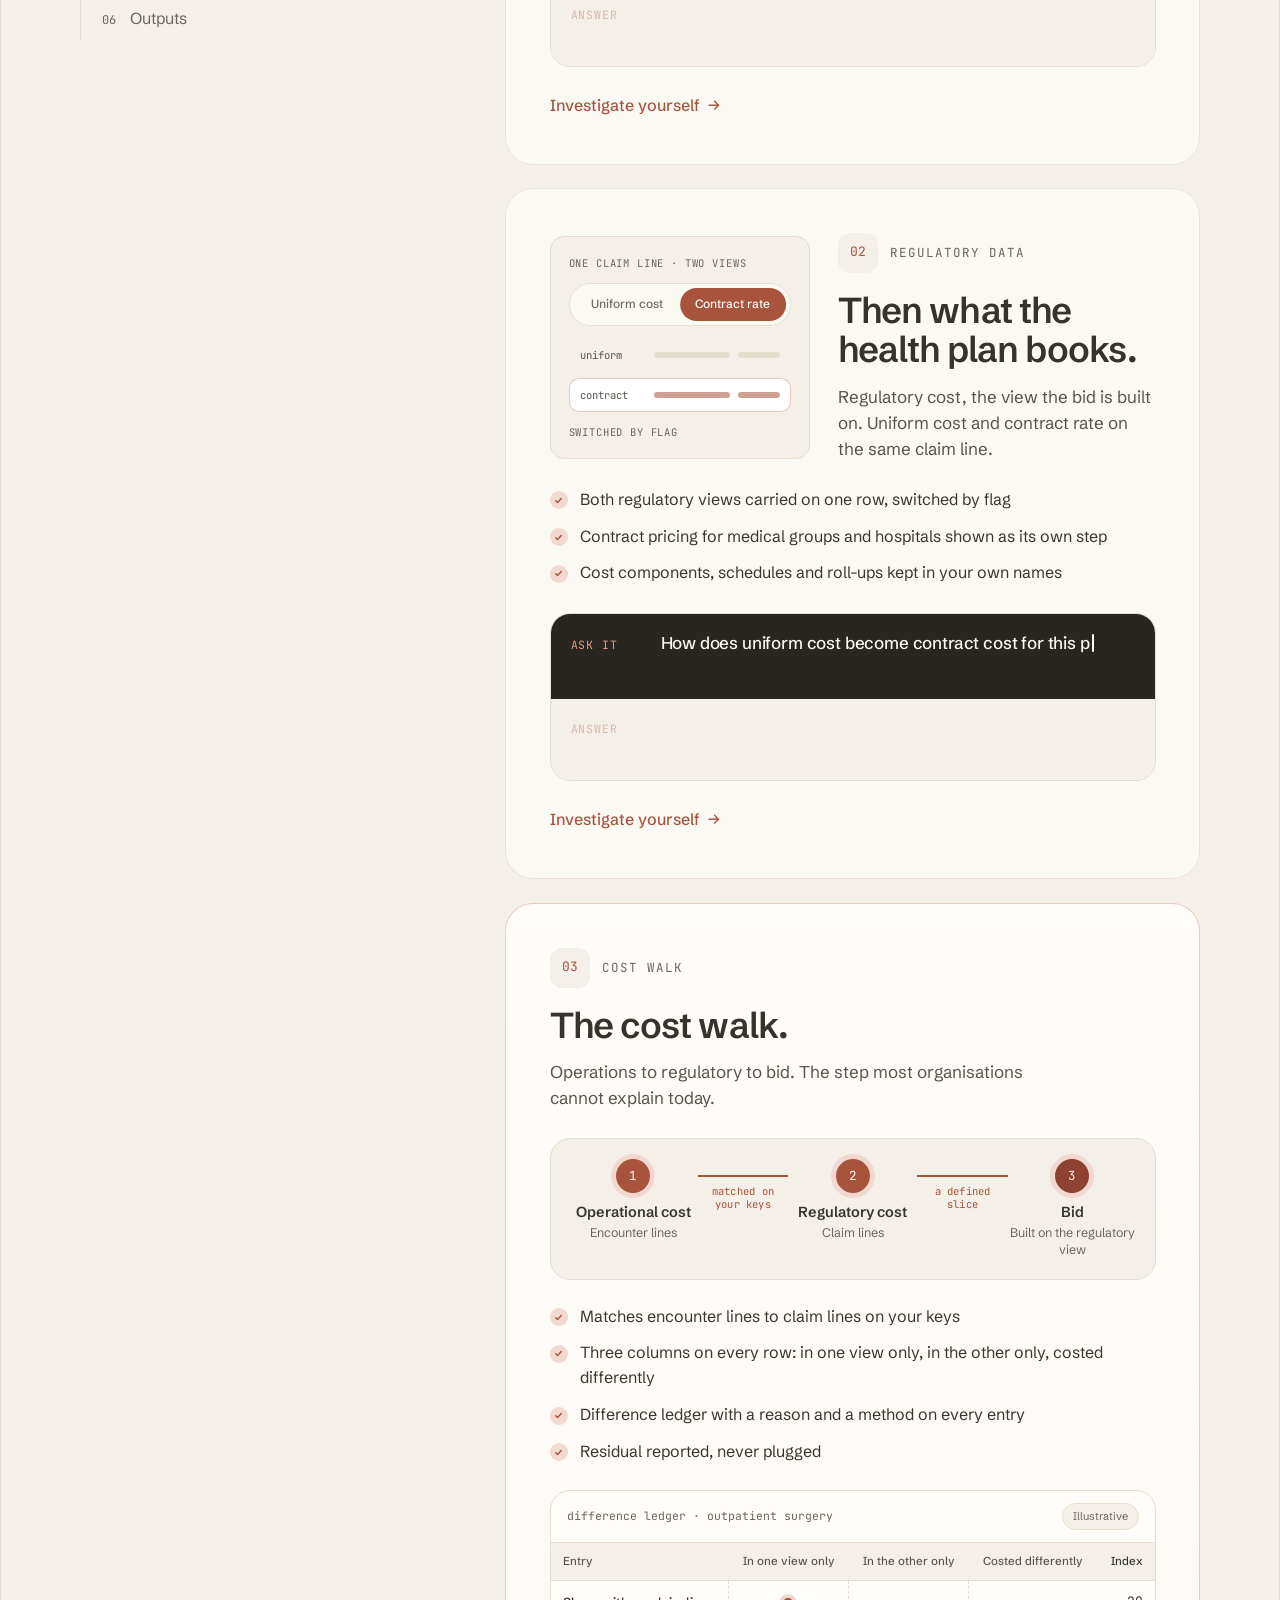
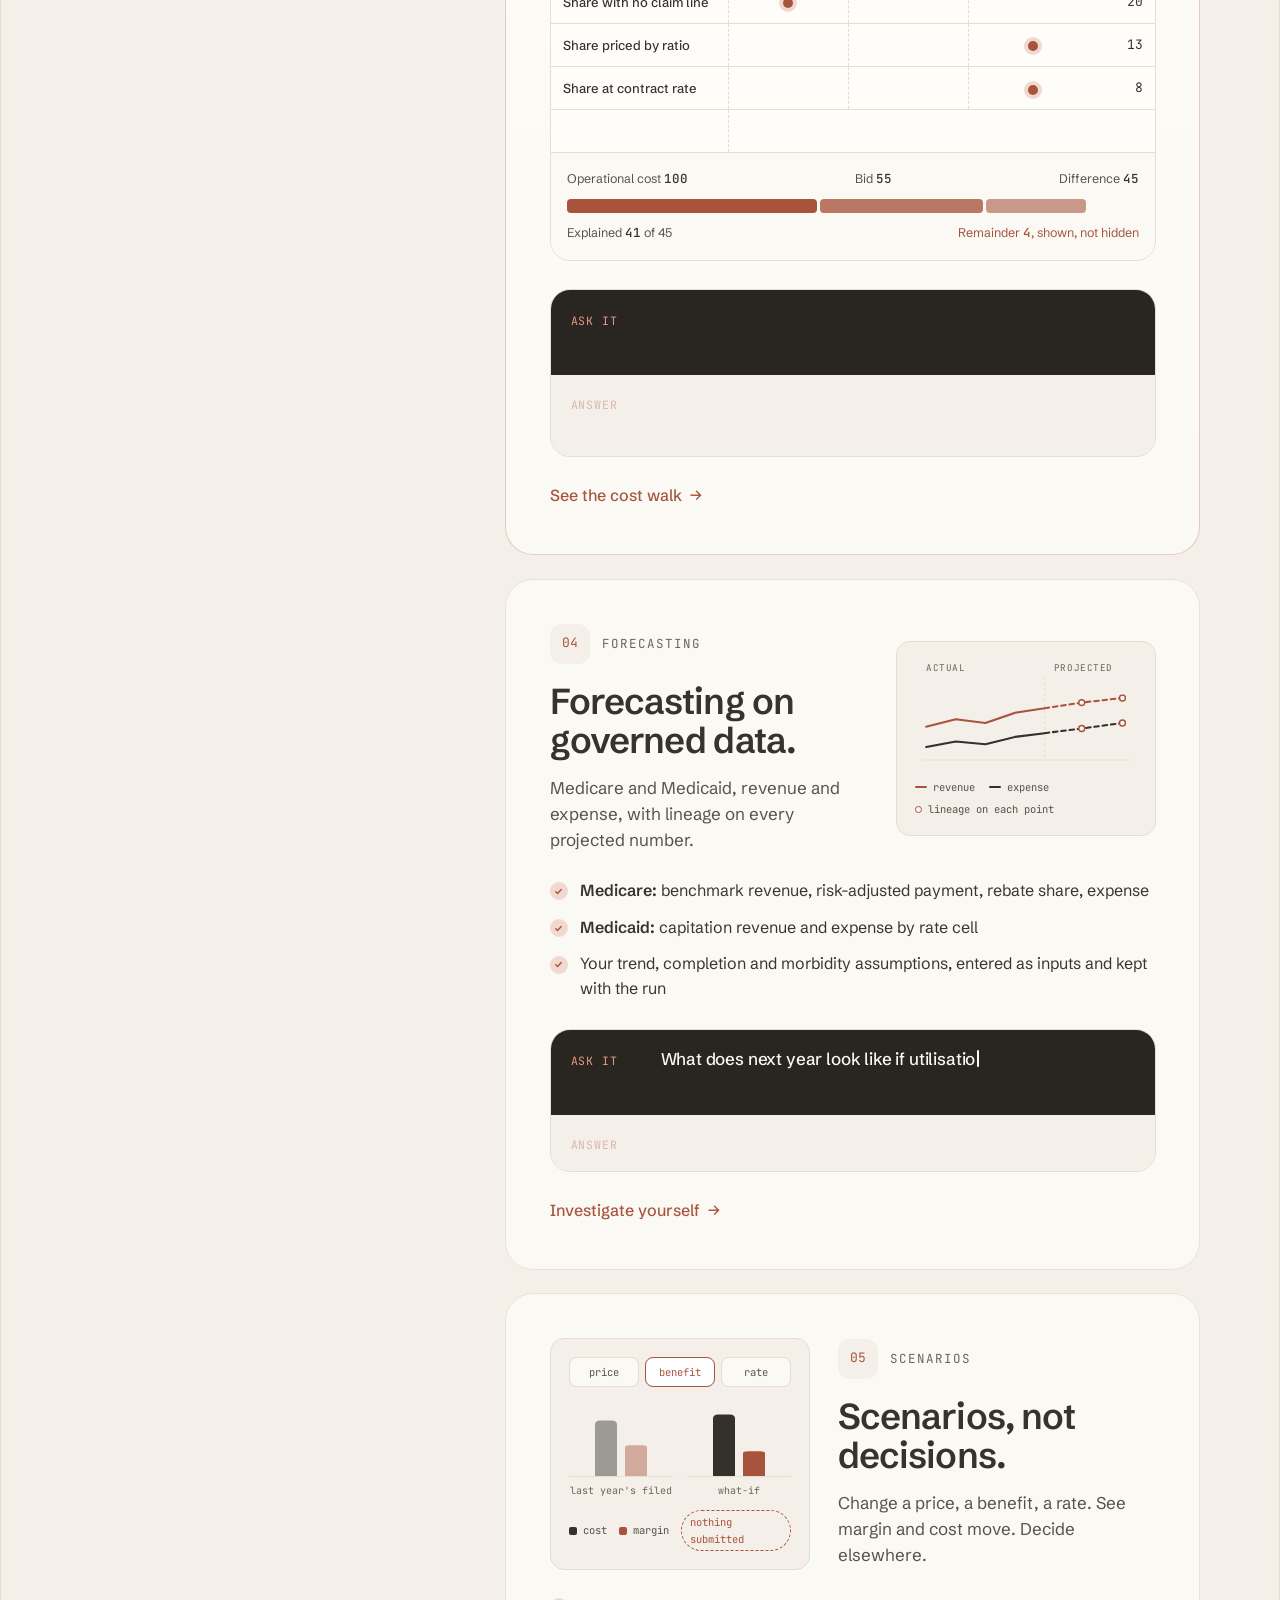
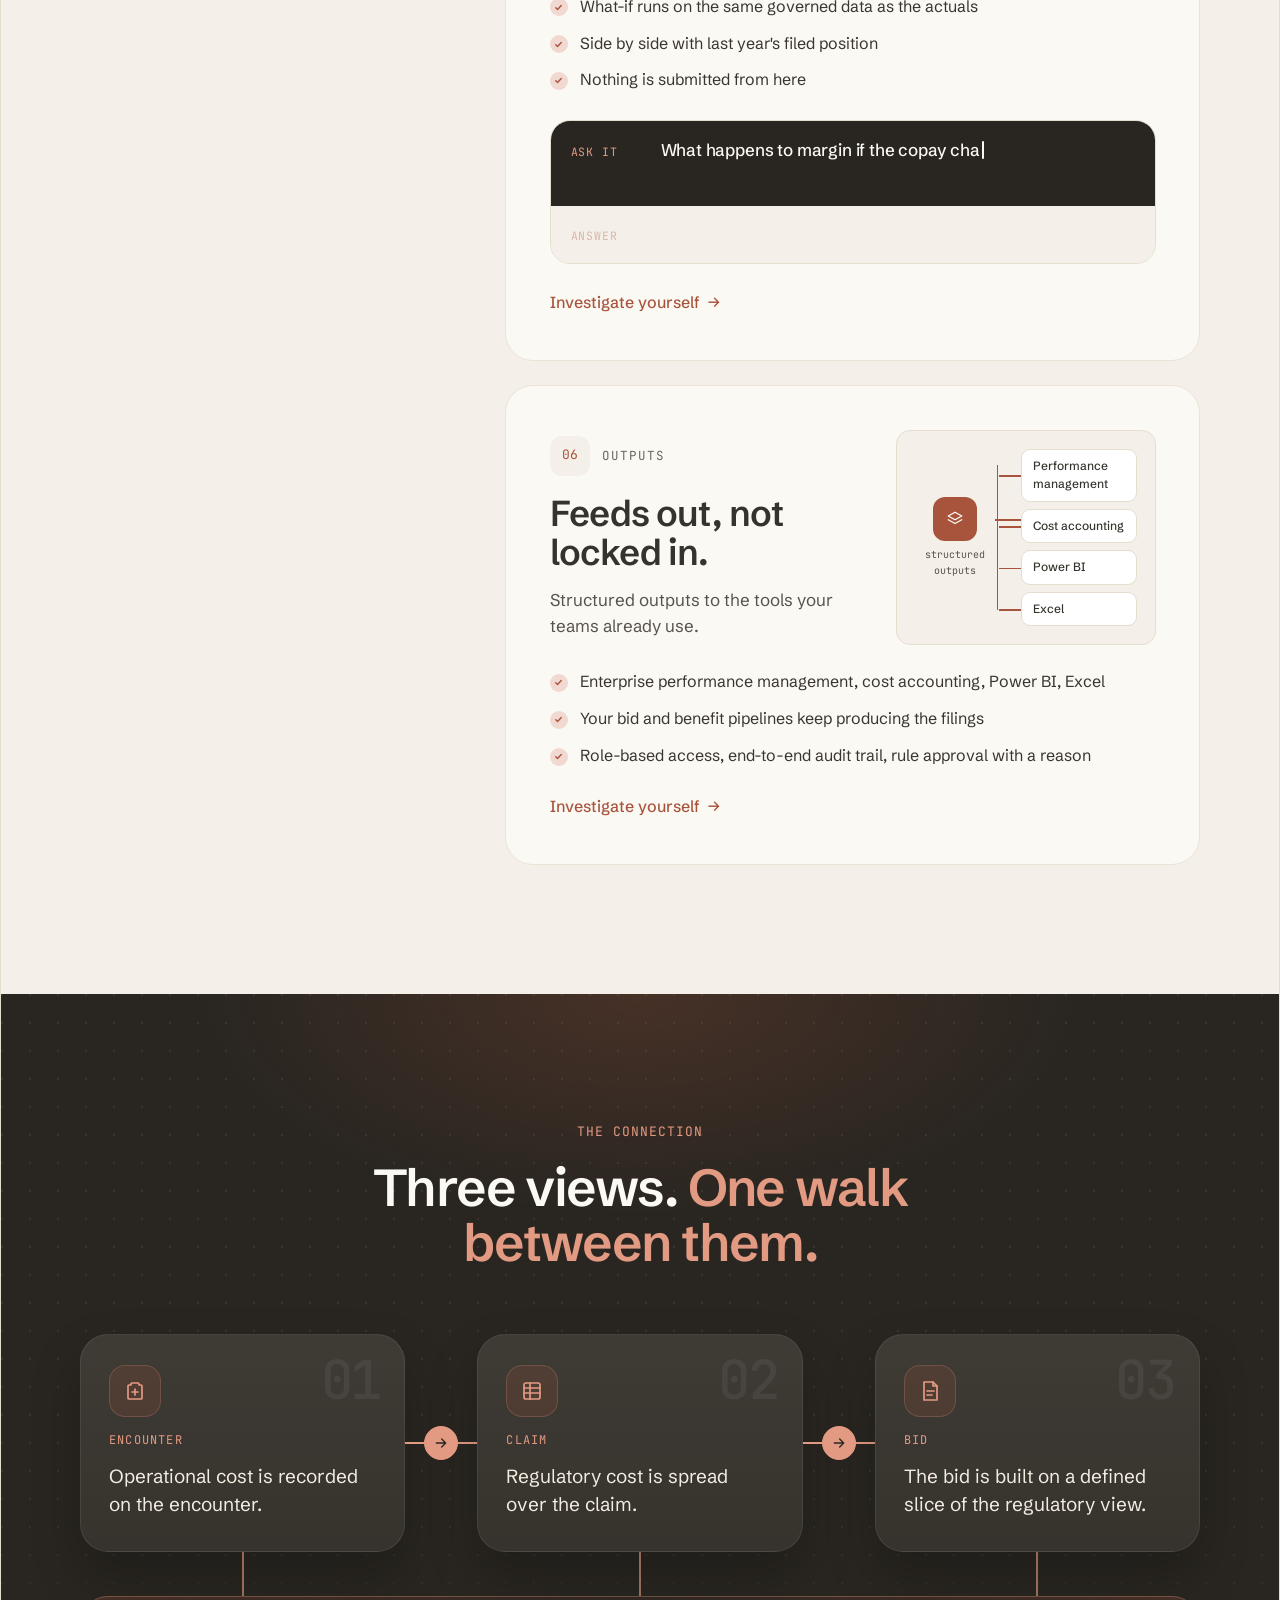
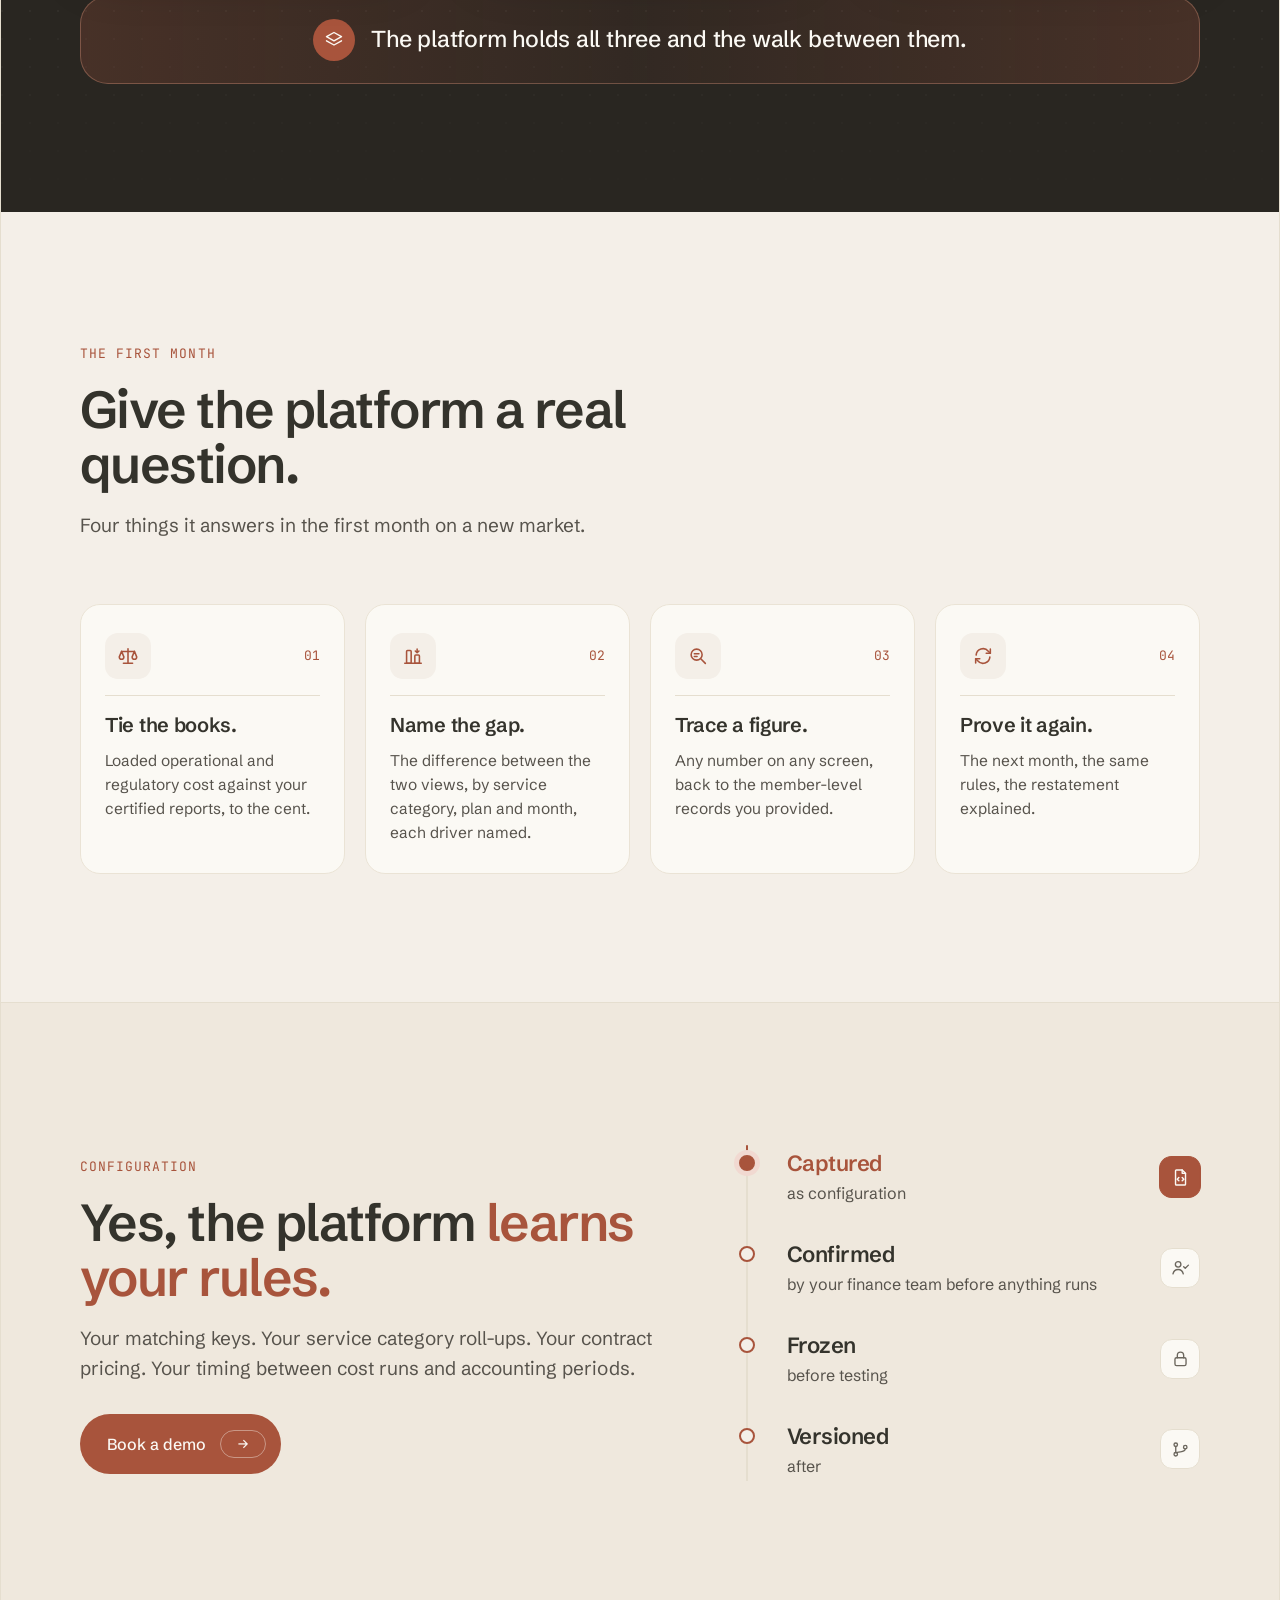
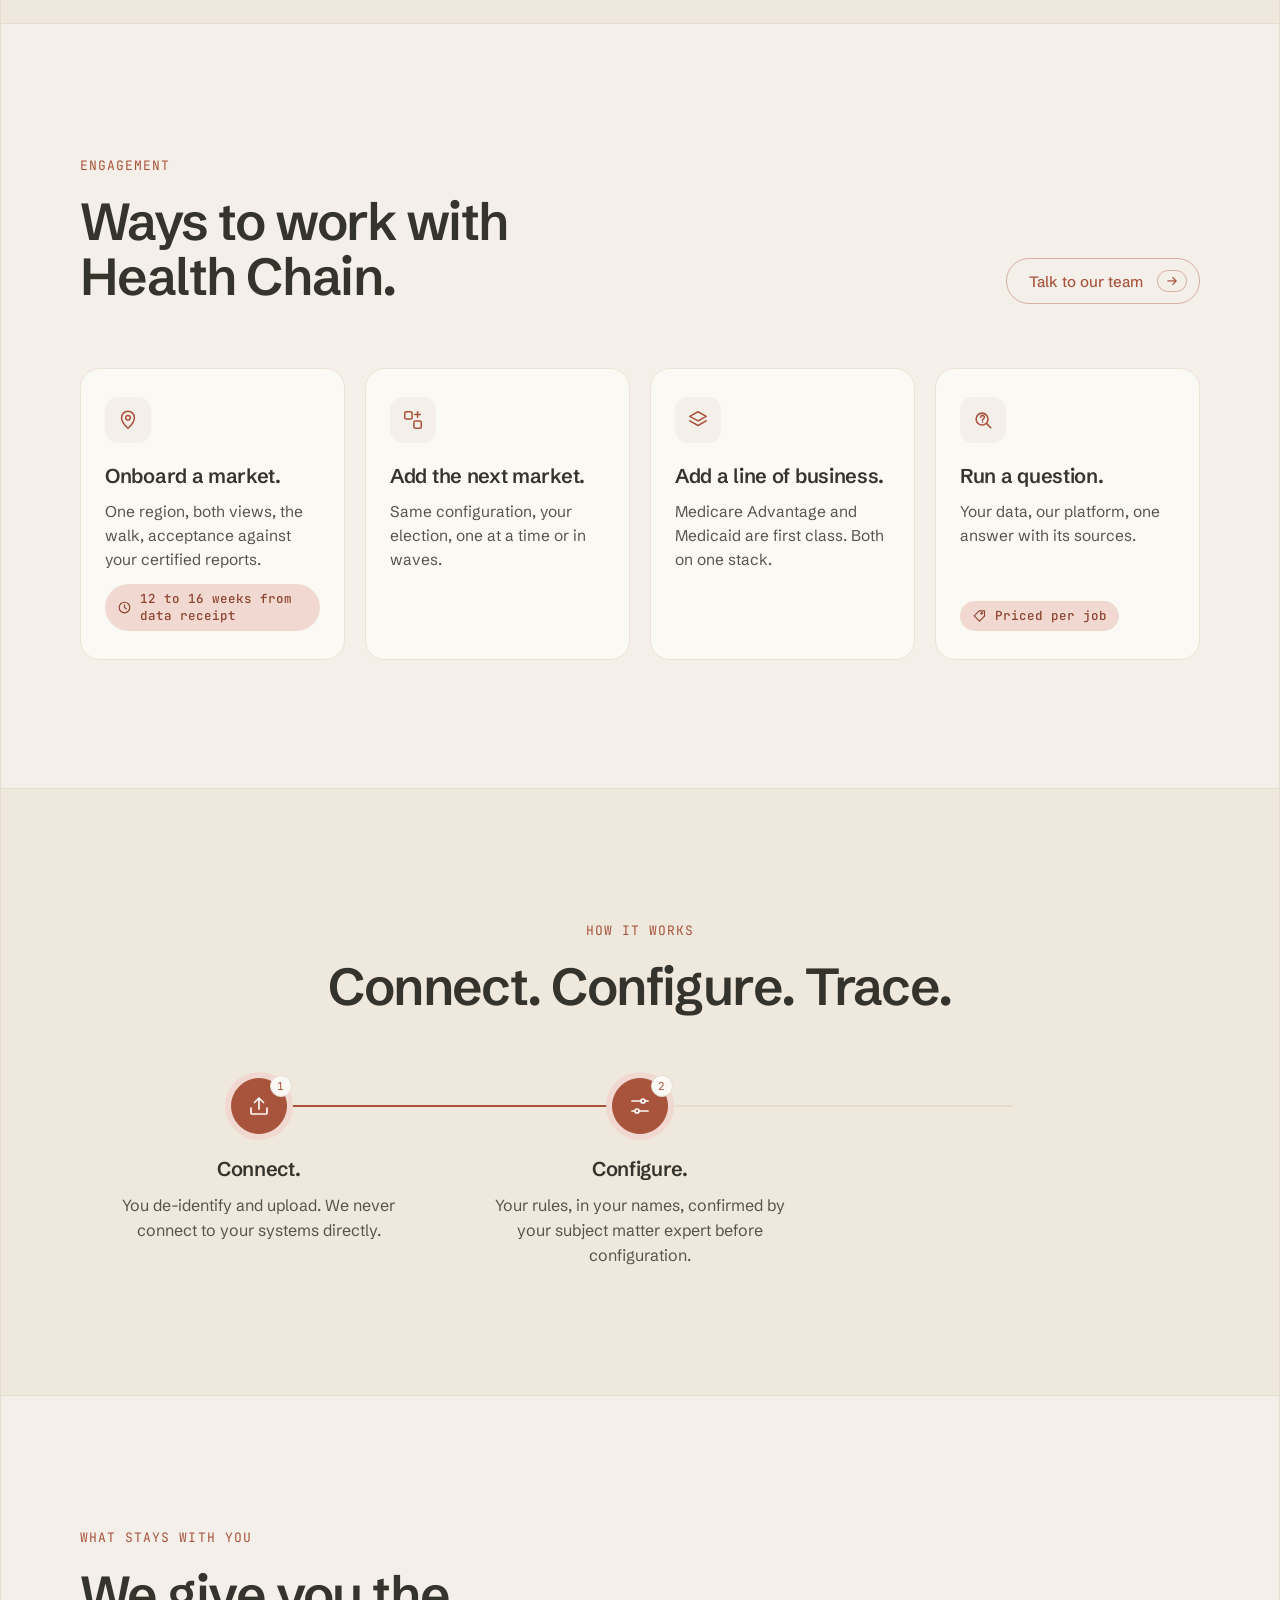
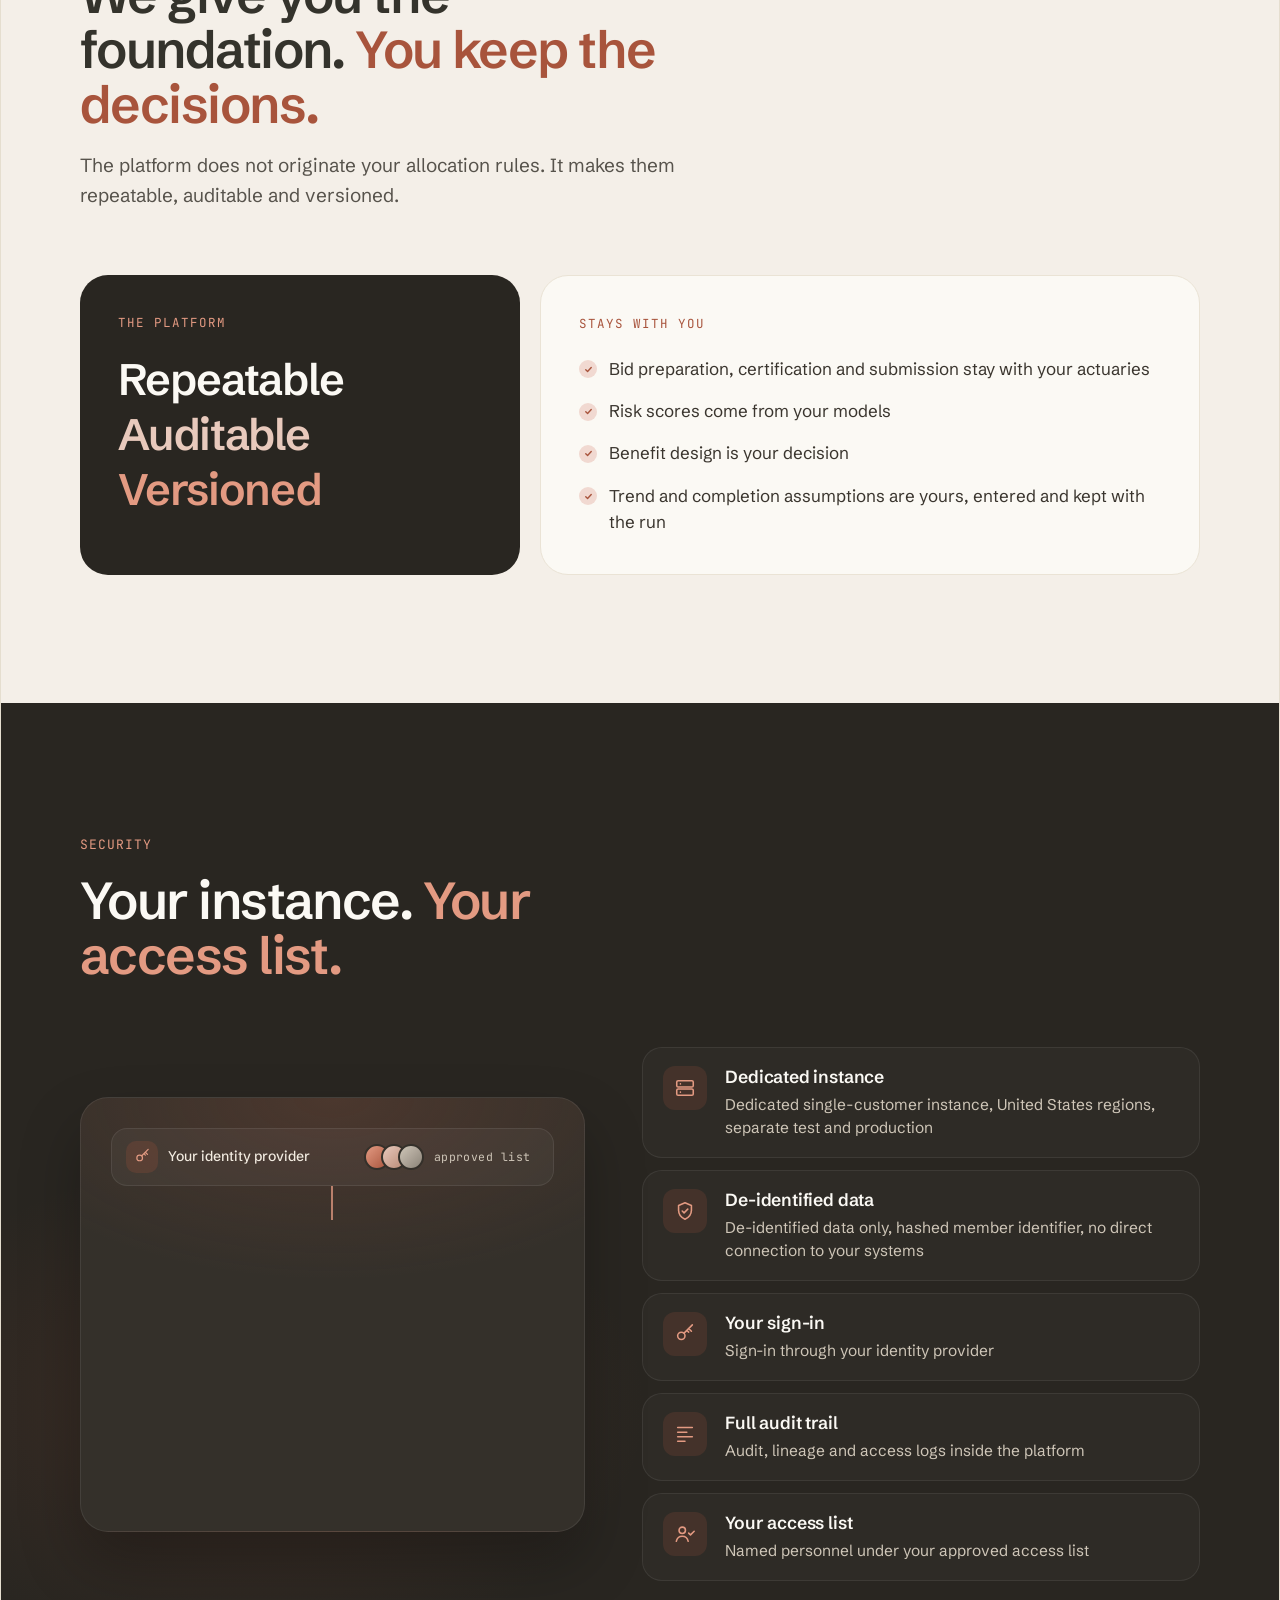
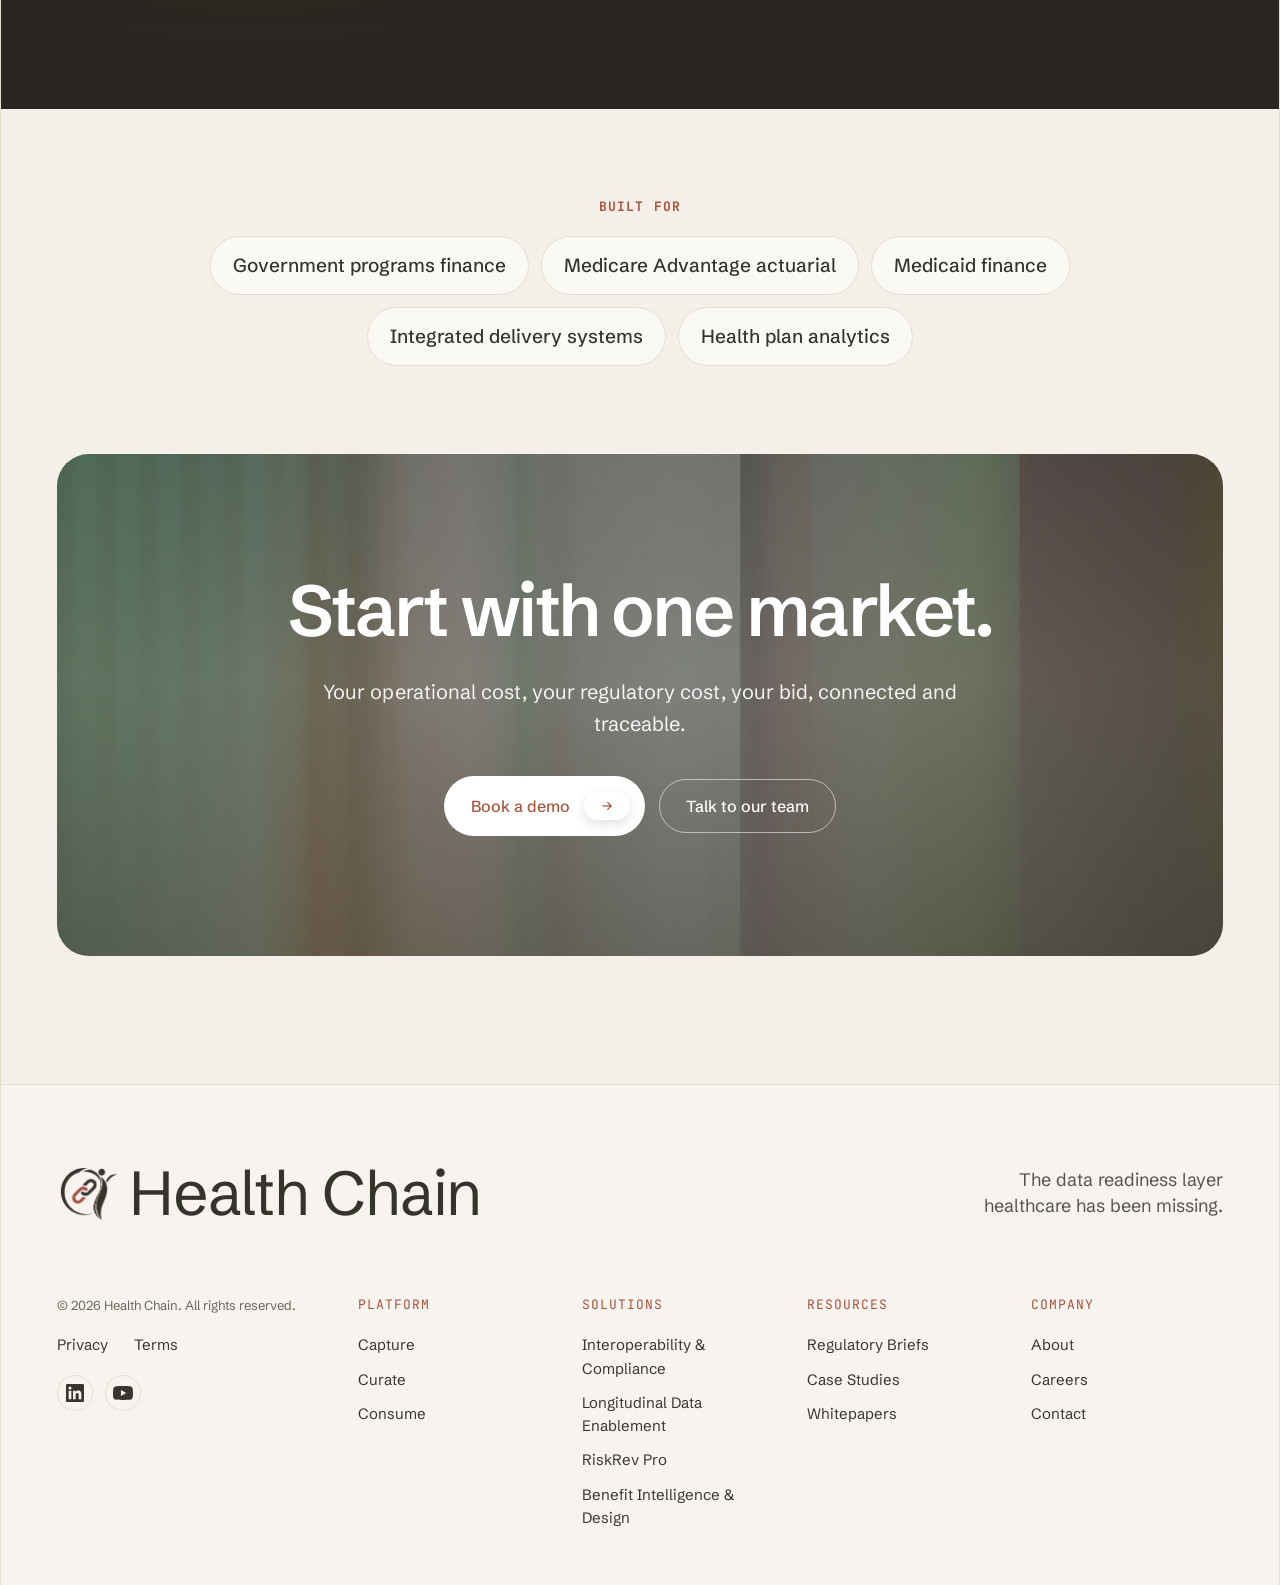
<file: index-animated.html>
<!doctype html>
<html lang="en">
<head>
  <meta charset="utf-8">
  <meta name="viewport" content="width=device-width, initial-scale=1">
  <title>Benefit Intelligence &amp; Design | Health Chain</title>
  <meta name="description" content="Operational cost, regulatory cost and the bid, connected on one platform. Every figure traces to the line it came from.">
  <meta name="theme-color" content="#F4EFE8">
  <link rel="icon" href="assets/logo.png" type="image/png">

  <link rel="preconnect" href="https://fonts.googleapis.com">
  <link rel="preconnect" href="https://fonts.gstatic.com" crossorigin>
  <link href="https://fonts.googleapis.com/css2?family=JetBrains+Mono:wght@400;500&family=Schibsted+Grotesk:wght@400;500;600;700&display=swap" rel="stylesheet">

  <link rel="stylesheet" href="style.css">
  <link rel="stylesheet" href="animated.css">
  <!-- Set before first paint so animated elements never flash in their final state -->
  <script>
    document.documentElement.classList.add("js");
    if (!window.matchMedia("(prefers-reduced-motion: reduce)").matches) document.documentElement.classList.add("motion");
  </script>
  <script src="animated.js" defer></script>
</head>
<body>
  <a class="skip-link" href="#main">Skip to content</a>

  <div class="frame">

    <!-- ================= Header ================= -->
    <!-- Same header as healthchain.com (components/Navbar.tsx in the Next.js site) -->
    <header class="site-header" data-header>
      <div class="nav-wrap">
        <div class="nav-shell">
          <a class="brand" href="https://www.healthchain.com/">
            <img src="assets/logo.png" alt="Health Chain Logo" width="32" height="32">
            <span>Health Chain</span>
          </a>

          <div class="nav-right">
            <div class="nav-desktop">
              <nav class="nav" aria-label="Main navigation">
                <a class="nav-link" href="https://www.healthchain.com/platform">Platform</a>

                <div class="has-menu" data-menu>
                  <button class="nav-link nav-trigger" type="button" aria-haspopup="true" aria-expanded="false">
                    Solutions <span class="caret" aria-hidden="true">▾</span>
                  </button>
                  <div class="menu">
                    <div class="menu-panel">
                      <a href="https://www.healthchain.com/interoperability-and-compliance">
                        <span class="menu-icon"><svg viewBox="0 0 24 24"><circle cx="12" cy="12" r="8.5"/><circle cx="12" cy="12" r="4.5"/><circle cx="12" cy="12" r="0.9" fill="currentColor" stroke="none"/></svg></span>
                        <span class="menu-text"><strong>Interoperability &amp; Compliance</strong><small>A real compliance foundation.</small></span>
                      </a>
                      <a href="https://www.healthchain.com/longitudinal-data-enablement">
                        <span class="menu-icon"><svg viewBox="0 0 24 24"><path d="M12 3.5l2.47 5.4 5.78.58-4.36 3.98 1.24 5.74L12 16.9l-5.13 2.3 1.24-5.74-4.36-3.98 5.78-.58L12 3.5z"/></svg></span>
                        <span class="menu-text"><strong>Longitudinal Data Enablement</strong><small>Every source. One longitudinal health record.</small></span>
                      </a>
                      <a href="https://www.healthchain.com/risk-adjustment">
                        <span class="menu-icon"><svg viewBox="0 0 24 24"><path d="M8.5 3.5h7a1 1 0 011 1V6h1.5a1 1 0 011 1v13a1 1 0 01-1 1H6a1 1 0 01-1-1V7a1 1 0 011-1h1.5V4.5a1 1 0 011-1z"/><path d="M9 6.5h6"/><path d="M8.5 13l2.2 2.2L15.5 11"/></svg></span>
                        <span class="menu-text"><strong>RiskRev Pro</strong><small>Make every risk adjustment coding decision easier to support.</small></span>
                      </a>
                      <a href="https://www.healthchain.com/benefit-intelligence-and-design" aria-current="page">
                        <span class="menu-icon"><svg viewBox="0 0 24 24"><circle cx="5.5" cy="6" r="2"/><circle cx="18.5" cy="6" r="2"/><circle cx="12" cy="18" r="2"/><path d="M7 7.3L11 16M17 7.3L13 16M7.5 6h9"/></svg></span>
                        <span class="menu-text"><strong>Benefit Intelligence &amp; Design</strong><small>Design benefits with evidence, not guesswork.</small></span>
                      </a>
                    </div>
                  </div>
                </div>

                <div class="has-menu" data-menu>
                  <div class="nav-link nav-split">
                    <a href="https://www.healthchain.com/resources">Resources</a>
                    <button class="nav-trigger" type="button" aria-haspopup="true" aria-expanded="false" aria-label="Expand Resources menu">
                      <span class="caret" aria-hidden="true">▾</span>
                    </button>
                  </div>
                  <div class="menu">
                    <div class="menu-panel">
                      <a href="https://www.healthchain.com/blogs">
                        <span class="menu-icon"><svg viewBox="0 0 24 24"><path d="M4 20h4.5L19 9.5a2.1 2.1 0 00-3-3L5.5 17v3z"/><path d="M14.5 8l3 3"/><path d="M13 20h7"/></svg></span>
                        <span class="menu-text"><strong>Blogs</strong><small>Practical guidance on CMS-0057-F, FHIR APIs, and payer data.</small></span>
                      </a>
                    </div>
                  </div>
                </div>

                <a class="nav-link" href="https://www.healthchain.com/pricing">Pricing</a>
                <a class="nav-link" href="https://www.healthchain.com/about">Company</a>
              </nav>

              <a class="nav-cta" href="https://www.healthchain.com/contact">
                Request a Demo <span class="nav-cta-arrow" aria-hidden="true">→</span>
              </a>
            </div>

            <button class="nav-toggle" type="button" aria-expanded="false" aria-controls="mobile-nav" aria-label="Toggle navigation menu" data-nav-toggle>
              <svg viewBox="0 0 24 24" aria-hidden="true">
                <path class="icon-open" d="M4 6h16M4 12h16M4 18h16"/>
                <path class="icon-close" d="M6 18L18 6M6 6l12 12"/>
              </svg>
            </button>
          </div>
        </div>

        <div class="mobile-nav" id="mobile-nav" data-mobile-nav hidden>
          <a class="m-row" href="https://www.healthchain.com/platform">Platform</a>

          <div class="m-group" data-acc>
            <div class="m-row">
              <a href="https://www.healthchain.com/interoperability-and-compliance">Solutions</a>
              <button class="m-toggle" type="button" aria-expanded="false" aria-label="Expand Solutions menu"><span aria-hidden="true">▾</span></button>
            </div>
            <div class="m-sub" hidden>
              <a href="https://www.healthchain.com/interoperability-and-compliance">
                <span class="menu-icon"><svg viewBox="0 0 24 24"><circle cx="12" cy="12" r="8.5"/><circle cx="12" cy="12" r="4.5"/><circle cx="12" cy="12" r="0.9" fill="currentColor" stroke="none"/></svg></span>
                <span class="menu-text"><strong>Interoperability &amp; Compliance</strong><small>A real compliance foundation.</small></span>
              </a>
              <a href="https://www.healthchain.com/longitudinal-data-enablement">
                <span class="menu-icon"><svg viewBox="0 0 24 24"><path d="M12 3.5l2.47 5.4 5.78.58-4.36 3.98 1.24 5.74L12 16.9l-5.13 2.3 1.24-5.74-4.36-3.98 5.78-.58L12 3.5z"/></svg></span>
                <span class="menu-text"><strong>Longitudinal Data Enablement</strong><small>Every source. One longitudinal health record.</small></span>
              </a>
              <a href="https://www.healthchain.com/risk-adjustment">
                <span class="menu-icon"><svg viewBox="0 0 24 24"><path d="M8.5 3.5h7a1 1 0 011 1V6h1.5a1 1 0 011 1v13a1 1 0 01-1 1H6a1 1 0 01-1-1V7a1 1 0 011-1h1.5V4.5a1 1 0 011-1z"/><path d="M9 6.5h6"/><path d="M8.5 13l2.2 2.2L15.5 11"/></svg></span>
                <span class="menu-text"><strong>RiskRev Pro</strong><small>Make every risk adjustment coding decision easier to support.</small></span>
              </a>
              <a href="https://www.healthchain.com/benefit-intelligence-and-design" aria-current="page">
                <span class="menu-icon"><svg viewBox="0 0 24 24"><circle cx="5.5" cy="6" r="2"/><circle cx="18.5" cy="6" r="2"/><circle cx="12" cy="18" r="2"/><path d="M7 7.3L11 16M17 7.3L13 16M7.5 6h9"/></svg></span>
                <span class="menu-text"><strong>Benefit Intelligence &amp; Design</strong><small>Design benefits with evidence, not guesswork.</small></span>
              </a>
            </div>
          </div>

          <div class="m-group" data-acc>
            <div class="m-row">
              <a href="https://www.healthchain.com/resources">Resources</a>
              <button class="m-toggle" type="button" aria-expanded="false" aria-label="Expand Resources menu"><span aria-hidden="true">▾</span></button>
            </div>
            <div class="m-sub" hidden>
              <a href="https://www.healthchain.com/blogs">
                <span class="menu-icon"><svg viewBox="0 0 24 24"><path d="M4 20h4.5L19 9.5a2.1 2.1 0 00-3-3L5.5 17v3z"/><path d="M14.5 8l3 3"/><path d="M13 20h7"/></svg></span>
                <span class="menu-text"><strong>Blogs</strong><small>Practical guidance on CMS-0057-F, FHIR APIs, and payer data.</small></span>
              </a>
            </div>
          </div>

          <a class="m-row" href="https://www.healthchain.com/pricing">Pricing</a>
          <a class="m-row" href="https://www.healthchain.com/about">Company</a>

          <a class="nav-cta nav-cta-block" href="https://www.healthchain.com/contact">
            Request a Demo <span class="nav-cta-arrow" aria-hidden="true">→</span>
          </a>
        </div>
      </div>
    </header>

    <main id="main">

      <!-- ================= Hero ================= -->
      <section class="hero" aria-labelledby="hero-title">
        <div class="hero-bg" aria-hidden="true"></div>
        <div class="hero-inner">
          <div class="hero-copy">
            <p class="eyebrow eyebrow-light reveal">
              <span>Solution</span><span aria-hidden="true">→</span><span>Benefit Intelligence &amp; Design</span>
            </p>
            <h1 id="hero-title" class="hero-title reveal" style="--d:80ms">
              Government programs cost, <em>made traceable.</em>
            </h1>
            <p class="hero-lede reveal" style="--d:160ms">
              Operational cost, regulatory cost and the bid, connected on one platform.
              Every figure traces to the line it came from.
            </p>
            <div class="btn-row hero-actions reveal" style="--d:240ms">
              <a class="btn btn-light btn-lg" href="https://www.healthchain.com/contact">
                Book a demo <span class="btn-arrow" aria-hidden="true">→</span>
              </a>
              <a class="btn btn-ghost-light btn-lg" href="#cost-walk">See the cost walk</a>
              <a class="btn btn-light btn-lg" href="https://www.healthchain.com/contact">
                Talk to our team <span class="btn-arrow" aria-hidden="true">→</span>
              </a>
            </div>
          </div>

          <!-- Illustrative cost walk card. Values are an index (operational cost = 100), not customer data. -->
          <figure class="walk-card reveal" style="--d:320ms" data-tilt data-walk aria-label="Illustrative cost walk from operational cost to the bid, indexed to operational cost equals 100">
            <div class="walk-card-head">
              <span class="dot-row" aria-hidden="true"><i></i><i></i><i></i></span>
              <span class="mono">cost walk · outpatient surgery</span>
              <span class="tag">Illustrative</span>
            </div>
            <ol class="walk-views" aria-label="Three cost views">
              <li><span class="wv-dot" aria-hidden="true"></span><span>Operational<span class="wv-x"> cost</span></span></li>
              <li><span class="wv-dot" aria-hidden="true"></span><span>Regulatory<span class="wv-x"> cost</span></span></li>
              <li><span class="wv-dot" aria-hidden="true"></span><span>Bid</span></li>
            </ol>
            <ol class="walk-steps">
              <li class="walk-step is-total" style="--c:100%">
                <span class="walk-label">Operational cost</span>
                <span class="walk-bar"><span style="--w:100%"></span></span>
                <span class="walk-val mono" data-count="100">100</span>
              </li>
              <li class="walk-step" style="--c:80%">
                <span class="walk-label">Share with no claim line</span>
                <span class="walk-bar is-step"><span style="--x:80%;--w:20%"></span></span>
                <span class="walk-val mono" data-count="-20">−20</span>
              </li>
              <li class="walk-step" style="--c:67%">
                <span class="walk-label">Share priced by ratio</span>
                <span class="walk-bar is-step"><span style="--x:67%;--w:13%"></span></span>
                <span class="walk-val mono" data-count="-13">−13</span>
              </li>
              <li class="walk-step" style="--c:59%">
                <span class="walk-label">Share at contract rate</span>
                <span class="walk-bar is-step"><span style="--x:59%;--w:8%"></span></span>
                <span class="walk-val mono" data-count="-8">−8</span>
              </li>
              <li class="walk-step is-residual" style="--c:55%">
                <span class="walk-label">Remainder, reported</span>
                <span class="walk-bar is-step"><span style="--x:55%;--w:4%"></span></span>
                <span class="walk-val mono" data-count="-4">−4</span>
              </li>
              <li class="walk-step is-total is-bid">
                <span class="walk-label">Bid</span>
                <span class="walk-bar"><span style="--w:55%"></span></span>
                <span class="walk-val mono" data-count="55">55</span>
              </li>
            </ol>
            <div class="walk-note">
              <span class="mono">Index, operational cost = 100. Sample values, not customer data.</span>
              <button class="walk-replay" type="button" hidden>
                <svg viewBox="0 0 24 24" aria-hidden="true"><path d="M4 12a8 8 0 1 0 2.4-5.7L4 8.5"/><path d="M4 4v4.5h4.5"/></svg>
                Replay
              </button>
            </div>
            <figcaption class="walk-foot">
              <span class="mono">by plan · by month</span>
              <span>Each step named, nothing absorbed.</span>
            </figcaption>
          </figure>
        </div>
      </section>

      <!-- ================= Data tags ================= -->
      <section class="tags" aria-labelledby="tags-title">
        <div class="tags-inner">
          <p id="tags-title" class="tags-label mono">Data the platform works with</p>
          <ul class="tag-cloud" data-stagger>
            <li>Encounters</li><li>Claims</li><li>Cost components</li><li>Capitation</li>
            <li>Member months</li><li>CMS rate files</li><li>State rate sheets</li><li>Benefit grids</li>
            <li>Risk scores (yours)</li><li>Service categories</li><li>Plan benefit packages</li>
            <li>Bid worksheets</li><li>General ledger ties</li>
          </ul>
        </div>
      </section>

      <!-- ================= Modules ================= -->
      <section class="modules section" id="modules" aria-labelledby="modules-title">
        <div class="modules-grid">
          <aside class="modules-rail">
            <div class="rail-sticky">
              <p class="eyebrow reveal">The platform</p>
              <h2 id="modules-title" class="h2 reveal" style="--d:60ms">Start in one module. <span class="accent">Draw on all six.</span></h2>
              <p class="lede reveal" style="--d:120ms">A question that begins in operational cost usually ends in the bid.</p>
              <ol class="rail-index" aria-label="Modules" data-rail>
                <li><a href="#operational-data" data-spy="operational-data"><span>01</span>Operational data</a></li>
                <li><a href="#regulatory-data" data-spy="regulatory-data"><span>02</span>Regulatory data</a></li>
                <li><a href="#cost-walk" data-spy="cost-walk"><span>03</span>Cost walk</a></li>
                <li><a href="#forecasting" data-spy="forecasting"><span>04</span>Forecasting</a></li>
                <li><a href="#scenarios" data-spy="scenarios"><span>05</span>Scenarios</a></li>
                <li><a href="#outputs" data-spy="outputs"><span>06</span>Outputs</a></li>
              </ol>
            </div>
          </aside>

          <div class="module-list">

            <!-- 01 -->
            <article class="module reveal" id="operational-data" aria-labelledby="m1-title">
              <div class="module-intro">
                <div class="module-copy">
                  <header class="module-head">
                    <span class="module-num">01</span>
                    <span class="module-kicker">Operational data</span>
                  </header>
                  <h3 id="m1-title" class="h3">Start with what care costs to deliver.</h3>
                  <p class="module-lede">Your operational cost model, loaded as it is. Encounter lines, department cost, billed charges, service categories.</p>
                </div>
                <div class="module-visual mv-sources" aria-hidden="true">
                  <div class="mv-src">
                    <span>Claims</span><span>Encounters</span><span>Enrollment</span><span>Capitation</span><span>Provider</span>
                  </div>
                  <div class="mv-merge"><i></i><i></i><i></i></div>
                  <div class="mv-home">
                    <span class="mv-home-icon"><svg viewBox="0 0 24 24"><ellipse cx="12" cy="6" rx="7" ry="2.8"/><path d="M5 6v12c0 1.5 3.1 2.8 7 2.8s7-1.3 7-2.8V6M5 12c0 1.5 3.1 2.8 7 2.8s7-1.3 7-2.8"/></svg></span>
                    <span class="mv-home-text"><b>One governed home</b><small class="mono">every load versioned</small></span>
                  </div>
                </div>
              </div>
              <ul class="checks">
                <li>One governed home for claims, encounters, enrollment, capitation and provider data</li>
                <li>Configured to your data shape, not the other way round</li>
                <li>Every load versioned, every rule change recorded</li>
              </ul>
              <div class="qa">
                <p class="qa-q"><span class="qa-tag">Ask it</span><em>Which service lines carry cost that never reaches a claim?</em></p>
                <p class="qa-a"><span class="qa-tag">Answer</span>A list by service category and place of service, with the lines behind each number.</p>
              </div>
              <a class="text-link" href="https://www.healthchain.com/contact">Investigate yourself <span aria-hidden="true">→</span></a>
            </article>

            <!-- 02 -->
            <article class="module module-alt reveal" id="regulatory-data" aria-labelledby="m2-title">
              <div class="module-intro">
                <div class="module-copy">
                  <header class="module-head">
                    <span class="module-num">02</span>
                    <span class="module-kicker">Regulatory data</span>
                  </header>
                  <h3 id="m2-title" class="h3">Then what the health plan books.</h3>
                  <p class="module-lede">Regulatory cost, the view the bid is built on. Uniform cost and contract rate on the same claim line.</p>
                </div>
                <div class="module-visual mv-flag" aria-hidden="true">
                  <p class="mv-cap mono">one claim line · two views</p>
                  <div class="mv-toggle"><span>Uniform cost</span><span>Contract rate</span><i></i></div>
                  <div class="mv-views">
                    <div class="mv-view is-a"><span class="mono">uniform</span><b></b><b class="is-short"></b></div>
                    <div class="mv-view is-b"><span class="mono">contract</span><b></b><b class="is-short"></b></div>
                  </div>
                  <p class="mv-cap mono">switched by flag</p>
                </div>
              </div>
              <ul class="checks">
                <li>Both regulatory views carried on one row, switched by flag</li>
                <li>Contract pricing for medical groups and hospitals shown as its own step</li>
                <li>Cost components, schedules and roll-ups kept in your own names</li>
              </ul>
              <div class="qa">
                <p class="qa-q"><span class="qa-tag">Ask it</span><em>How does uniform cost become contract cost for this plan this month?</em></p>
                <p class="qa-a"><span class="qa-tag">Answer</span>A walk from one total to the other, each step named, nothing absorbed.</p>
              </div>
              <a class="text-link" href="https://www.healthchain.com/contact">Investigate yourself <span aria-hidden="true">→</span></a>
            </article>

            <!-- 03 -->
            <article class="module module-feature reveal" id="cost-walk" aria-labelledby="m3-title">
              <header class="module-head">
                <span class="module-num">03</span>
                <span class="module-kicker">Cost walk</span>
              </header>
              <h3 id="m3-title" class="h3">The cost walk.</h3>
              <p class="module-lede">Operations to regulatory to bid. The step most organisations cannot explain today.</p>

              <div class="cw-journey" role="list" aria-label="The walk between the three views" data-journey>
                <div class="cw-stage" role="listitem">
                  <span class="cw-dot mono" aria-hidden="true">1</span>
                  <b>Operational cost</b>
                  <small>Encounter lines</small>
                </div>
                <div class="cw-conn" aria-hidden="true"><span class="cw-line"></span><span class="cw-conn-label mono">matched on your keys</span></div>
                <div class="cw-stage" role="listitem">
                  <span class="cw-dot mono" aria-hidden="true">2</span>
                  <b>Regulatory cost</b>
                  <small>Claim lines</small>
                </div>
                <div class="cw-conn" aria-hidden="true"><span class="cw-line"></span><span class="cw-conn-label mono">a defined slice</span></div>
                <div class="cw-stage" role="listitem">
                  <span class="cw-dot mono" aria-hidden="true">3</span>
                  <b>Bid</b>
                  <small>Built on the regulatory view</small>
                </div>
              </div>

              <ul class="checks">
                <li>Matches encounter lines to claim lines on your keys</li>
                <li>Three columns on every row: in one view only, in the other only, costed differently</li>
                <li>Difference ledger with a reason and a method on every entry</li>
                <li>Residual reported, never plugged</li>
              </ul>

              <div class="cw-panel" data-ledger>
                <div class="cw-panel-head">
                  <span class="mono">difference ledger · outpatient surgery</span>
                  <span class="tag">Illustrative</span>
                </div>
                <table class="cw-ledger">
                  <caption class="sr-only">Illustrative difference ledger. Sample values indexed to operational cost = 100, not customer data.</caption>
                  <thead>
                    <tr>
                      <th scope="col">Entry</th>
                      <th scope="col">In one view only</th>
                      <th scope="col">In the other only</th>
                      <th scope="col">Costed differently</th>
                      <th scope="col" class="num">Index</th>
                    </tr>
                  </thead>
                  <tbody>
                    <tr>
                      <th scope="row">Share with no claim line<span class="cw-type mono">in one view only</span></th>
                      <td><i class="pip" aria-hidden="true"></i><span class="sr-only">Yes</span></td>
                      <td></td>
                      <td></td>
                      <td class="num mono" data-count="20">20</td>
                    </tr>
                    <tr>
                      <th scope="row">Share priced by ratio<span class="cw-type mono">costed differently</span></th>
                      <td></td>
                      <td></td>
                      <td><i class="pip" aria-hidden="true"></i><span class="sr-only">Yes</span></td>
                      <td class="num mono" data-count="13">13</td>
                    </tr>
                    <tr>
                      <th scope="row">Share at contract rate<span class="cw-type mono">costed differently</span></th>
                      <td></td>
                      <td></td>
                      <td><i class="pip" aria-hidden="true"></i><span class="sr-only">Yes</span></td>
                      <td class="num mono" data-count="8">8</td>
                    </tr>
                    <tr class="is-residual">
                      <th scope="row">Remainder<span class="cw-type mono">reported, never plugged</span></th>
                      <td colspan="3" class="cw-resid-note">Residual reported, never plugged</td>
                      <td class="num mono" data-count="4">4</td>
                    </tr>
                  </tbody>
                </table>
                <div class="cw-gap">
                  <div class="cw-gap-head">
                    <span>Operational cost <b class="mono">100</b></span>
                    <span>Bid <b class="mono">55</b></span>
                    <span>Difference <b class="mono">45</b></span>
                  </div>
                  <div class="cw-gap-bar" aria-hidden="true">
                    <span style="--g:20"></span><span style="--g:13"></span><span style="--g:8"></span><span class="is-resid" style="--g:4"></span>
                  </div>
                  <div class="cw-gap-legend">
                    <span>Explained <b class="mono" data-explained>41</b> of 45</span>
                    <span class="is-resid">Remainder <b class="mono">4</b>, shown, not hidden</span>
                  </div>
                </div>
              </div>

              <div class="qa">
                <p class="qa-q"><span class="qa-tag">Ask it</span><em>Why is operational cost higher than the bid for outpatient surgery?</em></p>
                <p class="qa-a"><span class="qa-tag">Answer</span>The share with no claim line, the share priced by ratio, the share at contract rate, and the remainder, by plan and month.</p>
              </div>
              <a class="text-link" href="https://www.healthchain.com/contact">See the cost walk <span aria-hidden="true">→</span></a>
            </article>

            <!-- 04 -->
            <article class="module reveal" id="forecasting" aria-labelledby="m4-title">
              <div class="module-intro">
                <div class="module-copy">
                  <header class="module-head">
                    <span class="module-num">04</span>
                    <span class="module-kicker">Forecasting</span>
                  </header>
                  <h3 id="m4-title" class="h3">Forecasting on governed data.</h3>
                  <p class="module-lede">Medicare and Medicaid, revenue and expense, with lineage on every projected number.</p>
                </div>
                <div class="module-visual mv-fc" aria-hidden="true">
                  <svg viewBox="0 0 240 120" class="mv-fc-chart">
                    <text x="12" y="12" class="mv-fc-t">actual</text>
                    <text x="150" y="12" class="mv-fc-t">projected</text>
                    <path class="mv-fc-now" d="M140 18V108"/>
                    <path class="mv-fc-base" d="M8 108H232"/>
                    <g class="mv-fc-actual">
                      <path class="mv-fc-rev" d="M12 72L44 64L76 68L108 57L140 52"/>
                      <path class="mv-fc-exp" d="M12 94L44 88L76 91L108 83L140 79"/>
                    </g>
                    <g class="mv-fc-proj">
                      <path class="mv-fc-rev is-proj" d="M140 52L180 46L224 41"/>
                      <path class="mv-fc-exp is-proj" d="M140 79L180 74L224 68"/>
                      <circle cx="180" cy="46" r="3.2"/><circle cx="224" cy="41" r="3.2"/>
                      <circle cx="180" cy="74" r="3.2"/><circle cx="224" cy="68" r="3.2"/>
                    </g>
                  </svg>
                  <div class="mv-legend mono">
                    <span class="is-rev">revenue</span><span class="is-exp">expense</span><span class="is-lin">lineage on each point</span>
                  </div>
                </div>
              </div>
              <ul class="checks">
                <li><strong>Medicare:</strong> benchmark revenue, risk-adjusted payment, rebate share, expense</li>
                <li><strong>Medicaid:</strong> capitation revenue and expense by rate cell</li>
                <li>Your trend, completion and morbidity assumptions, entered as inputs and kept with the run</li>
              </ul>
              <div class="qa">
                <p class="qa-q"><span class="qa-tag">Ask it</span><em>What does next year look like if utilisation holds and the rate cut lands?</em></p>
                <p class="qa-a"><span class="qa-tag">Answer</span>A projection you can open row by row.</p>
              </div>
              <a class="text-link" href="https://www.healthchain.com/contact">Investigate yourself <span aria-hidden="true">→</span></a>
            </article>

            <!-- 05 -->
            <article class="module module-alt reveal" id="scenarios" aria-labelledby="m5-title">
              <div class="module-intro">
                <div class="module-copy">
                  <header class="module-head">
                    <span class="module-num">05</span>
                    <span class="module-kicker">Scenarios</span>
                  </header>
                  <h3 id="m5-title" class="h3">Scenarios, not decisions.</h3>
                  <p class="module-lede">Change a price, a benefit, a rate. See margin and cost move. Decide elsewhere.</p>
                </div>
                <div class="module-visual mv-scn" aria-hidden="true">
                  <div class="mv-levers mono"><span>price</span><span class="is-changed">benefit</span><span>rate</span></div>
                  <div class="mv-compare">
                    <div class="mv-col">
                      <div class="mv-bars"><b style="--h:72%"></b><b style="--h:40%"></b></div>
                      <span class="mono">last year's filed</span>
                    </div>
                    <div class="mv-col is-whatif">
                      <div class="mv-bars"><b style="--h:72%;--h2:80%"></b><b style="--h:40%;--h2:32%"></b></div>
                      <span class="mono">what-if</span>
                    </div>
                  </div>
                  <div class="mv-scn-foot mono"><span class="is-cost">cost</span><span class="is-margin">margin</span><span class="mv-stamp">nothing submitted</span></div>
                </div>
              </div>
              <ul class="checks">
                <li>What-if runs on the same governed data as the actuals</li>
                <li>Side by side with last year's filed position</li>
                <li>Nothing is submitted from here</li>
              </ul>
              <div class="qa">
                <p class="qa-q"><span class="qa-tag">Ask it</span><em>What happens to margin if the copay changes on specialist visits?</em></p>
                <p class="qa-a"><span class="qa-tag">Answer</span>The cost and revenue effect by plan, with the assumptions listed.</p>
              </div>
              <a class="text-link" href="https://www.healthchain.com/contact">Investigate yourself <span aria-hidden="true">→</span></a>
            </article>

            <!-- 06 -->
            <article class="module reveal" id="outputs" aria-labelledby="m6-title">
              <div class="module-intro">
                <div class="module-copy">
                  <header class="module-head">
                    <span class="module-num">06</span>
                    <span class="module-kicker">Outputs</span>
                  </header>
                  <h3 id="m6-title" class="h3">Feeds out, not locked in.</h3>
                  <p class="module-lede">Structured outputs to the tools your teams already use.</p>
                </div>
                <div class="module-visual mv-out" aria-hidden="true">
                  <div class="mv-hub"><span class="mv-hub-icon"><svg viewBox="0 0 24 24"><path d="M12 3l9 5-9 5-9-5 9-5z"/><path d="M3 13l9 5 9-5"/></svg></span><span class="mono">structured outputs</span></div>
                  <ul class="mv-dest">
                    <li>Performance management</li><li>Cost accounting</li><li>Power BI</li><li>Excel</li>
                  </ul>
                </div>
              </div>
              <ul class="checks">
                <li>Enterprise performance management, cost accounting, Power BI, Excel</li>
                <li>Your bid and benefit pipelines keep producing the filings</li>
                <li>Role-based access, end-to-end audit trail, rule approval with a reason</li>
              </ul>
              <a class="text-link" href="https://www.healthchain.com/contact">Investigate yourself <span aria-hidden="true">→</span></a>
            </article>

          </div>
        </div>
      </section>

      <!-- ================= The connection ================= -->
      <section class="connection section-dark" aria-labelledby="connection-title">
        <div class="conn-glow" aria-hidden="true"></div>
        <div class="section-inner">
          <div class="conn-head">
            <p class="eyebrow eyebrow-terra reveal">The connection</p>
            <h2 id="connection-title" class="h2 reveal" style="--d:60ms">Three views. <span class="accent">One walk between them.</span></h2>
          </div>

          <div data-chain-wrap>
            <ol class="chain" data-chain>
              <li class="chain-node">
                <span class="chain-step mono" aria-hidden="true">01</span>
                <span class="chain-icon" aria-hidden="true">
                  <svg viewBox="0 0 24 24"><path d="M9 4h6a1 1 0 011 1v1h2a1 1 0 011 1v12a1 1 0 01-1 1H6a1 1 0 01-1-1V7a1 1 0 011-1h2V5a1 1 0 011-1z"/><path d="M12 10v6M9 13h6"/></svg>
                </span>
                <span class="chain-kicker mono">Encounter</span>
                <p>Operational cost is recorded on the encounter.</p>
              </li>
              <li class="chain-link" aria-hidden="true">
                <span class="chain-track"></span>
                <span class="chain-arrow"><svg viewBox="0 0 24 24"><path d="M5 12h14M13 6l6 6-6 6"/></svg></span>
              </li>
              <li class="chain-node">
                <span class="chain-step mono" aria-hidden="true">02</span>
                <span class="chain-icon" aria-hidden="true">
                  <svg viewBox="0 0 24 24"><rect x="4" y="4" width="16" height="16" rx="2"/><path d="M4 9h16M4 14h16M10 4v16"/></svg>
                </span>
                <span class="chain-kicker mono">Claim</span>
                <p>Regulatory cost is spread over the claim.</p>
              </li>
              <li class="chain-link" aria-hidden="true">
                <span class="chain-track"></span>
                <span class="chain-arrow"><svg viewBox="0 0 24 24"><path d="M5 12h14M13 6l6 6-6 6"/></svg></span>
              </li>
              <li class="chain-node">
                <span class="chain-step mono" aria-hidden="true">03</span>
                <span class="chain-icon" aria-hidden="true">
                  <svg viewBox="0 0 24 24"><path d="M6 3h9l4 4v14H6z"/><path d="M15 3v4h4M9 12h7M9 16h5"/></svg>
                </span>
                <span class="chain-kicker mono">Bid</span>
                <p>The bid is built on a defined slice of the regulatory view.</p>
              </li>
            </ol>
            <div class="chain-base">
              <div class="chain-stems" aria-hidden="true"><span></span><span></span><span></span></div>
              <p class="chain-foot">
                <span class="chain-base-icon" aria-hidden="true"><svg viewBox="0 0 24 24"><path d="M12 3l9 5-9 5-9-5 9-5z"/><path d="M3 13l9 5 9-5"/></svg></span>
                The platform holds all three and the walk between them.
              </p>
            </div>
          </div>
        </div>
      </section>

      <!-- ================= Real question ================= -->
      <section class="section" id="first-month" aria-labelledby="first-month-title">
        <div class="section-inner">
          <div class="section-head">
            <p class="eyebrow reveal">The first month</p>
            <h2 id="first-month-title" class="h2 reveal" style="--d:60ms">Give the platform a real question.</h2>
            <p class="lede reveal" style="--d:120ms">Four things it answers in the first month on a new market.</p>
          </div>
          <ol class="card-grid four outcomes">
            <li class="card card-outcome reveal" style="--d:0ms">
              <div class="card-top">
                <span class="card-icon card-draw" aria-hidden="true"><svg viewBox="0 0 24 24"><path pathLength="1" d="M12 4v16M7 20h10M5 7h14"/><path pathLength="1" d="M5 7l-2.5 6a2.5 2.5 0 005 0z"/><path pathLength="1" d="M19 7l-2.5 6a2.5 2.5 0 005 0z"/></svg></span>
                <span class="card-num">01</span>
              </div>
              <h3 class="h4">Tie the books.</h3>
              <p>Loaded operational and regulatory cost against your certified reports, to the cent.</p>
            </li>
            <li class="card card-outcome reveal" style="--d:140ms">
              <div class="card-top">
                <span class="card-icon card-draw" aria-hidden="true"><svg viewBox="0 0 24 24"><path pathLength="1" d="M3 20h18"/><rect pathLength="1" x="5" y="6" width="5" height="14" rx="1"/><rect pathLength="1" x="14" y="11" width="5" height="9" rx="1"/><path pathLength="1" d="M16.5 4.5v4M14.5 6.5l2 2 2-2"/></svg></span>
                <span class="card-num">02</span>
              </div>
              <h3 class="h4">Name the gap.</h3>
              <p>The difference between the two views, by service category, plan and month, each driver named.</p>
            </li>
            <li class="card card-outcome reveal" style="--d:280ms">
              <div class="card-top">
                <span class="card-icon card-draw" aria-hidden="true"><svg viewBox="0 0 24 24"><circle pathLength="1" cx="10.5" cy="10.5" r="6"/><path pathLength="1" d="M15 15l5 5"/><path pathLength="1" d="M8 9.5h5M8 12.5h3"/></svg></span>
                <span class="card-num">03</span>
              </div>
              <h3 class="h4">Trace a figure.</h3>
              <p>Any number on any screen, back to the member-level records you provided.</p>
            </li>
            <li class="card card-outcome reveal" style="--d:420ms">
              <div class="card-top">
                <span class="card-icon card-draw" aria-hidden="true"><svg viewBox="0 0 24 24"><path pathLength="1" d="M4.5 11a7.5 7.5 0 0113.3-4.2L20 9"/><path pathLength="1" d="M20 4.5V9h-4.5"/><path pathLength="1" d="M19.5 13a7.5 7.5 0 01-13.3 4.2L4 15"/><path pathLength="1" d="M4 19.5V15h4.5"/></svg></span>
                <span class="card-num">04</span>
              </div>
              <h3 class="h4">Prove it again.</h3>
              <p>The next month, the same rules, the restatement explained.</p>
            </li>
          </ol>
        </div>
      </section>

      <!-- ================= Learns your rules ================= -->
      <section class="section section-tint" aria-labelledby="rules-title">
        <div class="section-inner split">
          <div class="split-copy">
            <p class="eyebrow reveal">Configuration</p>
            <h2 id="rules-title" class="h2 reveal" style="--d:60ms">Yes, the platform <span class="accent">learns your rules.</span></h2>
            <p class="lede reveal" style="--d:120ms">Your matching keys. Your service category roll-ups. Your contract pricing. Your timing between cost runs and accounting periods.</p>

            <a class="btn btn-primary btn-lg reveal" style="--d:180ms; margin-top: 30px;" href="https://www.healthchain.com/contact">
              Book a demo <span class="btn-arrow" aria-hidden="true">→</span>
            </a>
          </div>
          <ol class="timeline" aria-label="How rules are governed" data-timeline>
            <li class="reveal" style="--d:80ms"><span class="tl-dot"></span><span class="tl-icon" aria-hidden="true"><svg viewBox="0 0 24 24"><path d="M14 3H7a1 1 0 00-1 1v16a1 1 0 001 1h10a1 1 0 001-1V7z"/><path d="M14 3v4h4M10 12l-2 2 2 2M14 12l2 2-2 2"/></svg></span><strong>Captured</strong><span>as configuration</span></li>
            <li class="reveal" style="--d:180ms"><span class="tl-dot"></span><span class="tl-icon" aria-hidden="true"><svg viewBox="0 0 24 24"><circle cx="9" cy="8" r="3.5"/><path d="M2.5 20c.8-3.6 3.4-5.5 6.5-5.5s5.7 1.9 6.5 5.5M16 11l2 2 4-4"/></svg></span><strong>Confirmed</strong><span>by your finance team before anything runs</span></li>
            <li class="reveal" style="--d:280ms"><span class="tl-dot"></span><span class="tl-icon" aria-hidden="true"><svg viewBox="0 0 24 24"><rect x="5" y="11" width="14" height="10" rx="2"/><path d="M8 11V8a4 4 0 018 0v3"/></svg></span><strong>Frozen</strong><span>before testing</span></li>
            <li class="reveal" style="--d:380ms"><span class="tl-dot"></span><span class="tl-icon" aria-hidden="true"><svg viewBox="0 0 24 24"><circle cx="6" cy="6" r="2.2"/><circle cx="6" cy="18" r="2.2"/><circle cx="18" cy="9" r="2.2"/><path d="M6 8.2v7.6M18 11.2c0 3-3 3.6-6 3.8-3 .2-5 .8-6 1"/></svg></span><strong>Versioned</strong><span>after</span></li>
          </ol>
        </div>
      </section>

      <!-- ================= Ways to work ================= -->
      <section class="section" id="ways-to-work" aria-labelledby="ways-title">
        <div class="section-inner">
          <div class="section-head section-head-row">
            <div>
              <p class="eyebrow reveal">Engagement</p>
              <h2 id="ways-title" class="h2 reveal" style="--d:60ms">Ways to work with Health Chain.</h2>
            </div>
            <a class="btn btn-outline reveal" style="--d:120ms" href="https://www.healthchain.com/contact">Talk to our team <span class="btn-arrow" aria-hidden="true">→</span></a>
          </div>
          <div class="card-grid four">
            <article class="card card-lift reveal">
              <span class="card-icon" aria-hidden="true"><svg viewBox="0 0 24 24"><path d="M12 21s-7-6.2-7-11.5A7 7 0 0112 2.5a7 7 0 017 7C19 14.8 12 21 12 21z"/><circle cx="12" cy="9.5" r="2.5"/></svg></span>
              <h3 class="h4">Onboard a market.</h3>
              <p>One region, both views, the walk, acceptance against your certified reports.</p>
              <p class="card-meta card-badge mono"><svg viewBox="0 0 24 24" aria-hidden="true"><circle cx="12" cy="12" r="8.5"/><path d="M12 7.5V12l3 2"/></svg>12 to 16 weeks from data receipt</p>
            </article>
            <article class="card card-lift reveal" style="--d:110ms">
              <span class="card-icon" aria-hidden="true"><svg viewBox="0 0 24 24"><rect x="3" y="3" width="8" height="8" rx="1.5"/><rect x="13" y="13" width="8" height="8" rx="1.5"/><path d="M17 3v6M14 6h6"/></svg></span>
              <h3 class="h4">Add the next market.</h3>
              <p>Same configuration, your election, one at a time or in waves.</p>
            </article>
            <article class="card card-lift reveal" style="--d:220ms">
              <span class="card-icon" aria-hidden="true"><svg viewBox="0 0 24 24"><path d="M12 3l9 5-9 5-9-5 9-5z"/><path d="M3 13l9 5 9-5"/></svg></span>
              <h3 class="h4">Add a line of business.</h3>
              <p>Medicare Advantage and Medicaid are first class. Both on one stack.</p>
            </article>
            <article class="card card-lift reveal" style="--d:330ms">
              <span class="card-icon" aria-hidden="true"><svg viewBox="0 0 24 24"><circle cx="11" cy="11" r="6.5"/><path d="M16 16l4.5 4.5M9.5 9a2 2 0 113 1.7c-.7.4-1 .8-1 1.6M11.5 14.5v.01"/></svg></span>
              <h3 class="h4">Run a question.</h3>
              <p>Your data, our platform, one answer with its sources.</p>
              <p class="card-meta card-badge mono"><svg viewBox="0 0 24 24" aria-hidden="true"><path d="M3.5 12.5l8-8H20v8.5l-8 8z"/><circle cx="15.5" cy="8.5" r="1.4"/></svg>Priced per job</p>
            </article>
          </div>
        </div>
      </section>

      <!-- ================= How it works ================= -->
      <section class="section section-tint" id="how-it-works" aria-labelledby="how-title">
        <div class="section-inner">
          <div class="section-head center">
            <p class="eyebrow reveal">How it works</p>
            <h2 id="how-title" class="h2 reveal" style="--d:60ms">Connect. Configure. Trace.</h2>
          </div>
          <ol class="steps flow" data-flow>
            <li class="step">
              <span class="step-num" aria-hidden="true">
                <svg viewBox="0 0 24 24"><path d="M12 15V4M7.5 8.5L12 4l4.5 4.5"/><path d="M4 14v5a1 1 0 001 1h14a1 1 0 001-1v-5"/></svg>
                <i class="step-idx">1</i>
              </span>
              <h3 class="h4">Connect.</h3>
              <p>You de-identify and upload. We never connect to your systems directly.</p>
            </li>
            <li class="step">
              <span class="step-num" aria-hidden="true">
                <svg viewBox="0 0 24 24"><path d="M4 7h9M17 7h3M4 17h3M11 17h9"/><circle cx="15" cy="7" r="2"/><circle cx="9" cy="17" r="2"/></svg>
                <i class="step-idx">2</i>
              </span>
              <h3 class="h4">Configure.</h3>
              <p>Your rules, in your names, confirmed by your subject matter expert before configuration.</p>
            </li>
            <li class="step">
              <span class="step-num" aria-hidden="true">
                <svg viewBox="0 0 24 24"><circle cx="6" cy="5.5" r="2"/><circle cx="18" cy="18.5" r="2"/><path d="M6 7.5v4a4 4 0 004 4h6"/><path d="M13.5 13l2.5 2.5-2.5 2.5"/></svg>
                <i class="step-idx">3</i>
              </span>
              <h3 class="h4">Trace.</h3>
              <p>Every figure opens to the lines behind it. Every run keeps its inputs, rules and cost run.</p>
            </li>
          </ol>
        </div>
      </section>

      <!-- ================= What stays with you ================= -->
      <section class="section" aria-labelledby="stays-title">
        <div class="section-inner">
          <div class="section-head">
            <p class="eyebrow reveal">What stays with you</p>
            <h2 id="stays-title" class="h2 reveal" style="--d:60ms">We give you the foundation. <span class="accent">You keep the decisions.</span></h2>
            <p class="lede reveal" style="--d:120ms">The platform does not originate your allocation rules. It makes them repeatable, auditable and versioned.</p>
          </div>
          <div class="ownership">
            <div class="own-col own-platform reveal">
              <p class="own-label mono">The platform</p>
              <ul>
                <li>Repeatable</li>
                <li>Auditable</li>
                <li>Versioned</li>
              </ul>
            </div>
            <div class="own-col own-you reveal" style="--d:120ms">
              <p class="own-label mono">Stays with you</p>
              <ul class="checks">
                <li>Bid preparation, certification and submission stay with your actuaries</li>
                <li>Risk scores come from your models</li>
                <li>Benefit design is your decision</li>
                <li>Trend and completion assumptions are yours, entered and kept with the run</li>
              </ul>
            </div>
          </div>
        </div>
      </section>

      <!-- ================= Security ================= -->
      <section class="section section-dark security" id="security" aria-labelledby="security-title">
        <div class="section-inner">
          <div class="section-head">
            <p class="eyebrow eyebrow-terra reveal">Security</p>
            <h2 id="security-title" class="h2 reveal" style="--d:60ms">Your instance. <span class="accent">Your access list.</span></h2>
          </div>

          <div class="sec-layout">
            <!-- Illustration of the five points below (decorative; the list carries the content) -->
            <figure class="sec-visual reveal" style="--d:80ms" aria-hidden="true" data-sec-visual>
              <div class="sv-gate" data-sv="signin">
                <span class="sv-chip">
                  <span class="sv-chip-icon"><svg viewBox="0 0 24 24"><circle cx="8" cy="14" r="4"/><path d="M11 11l9-9M16 6l3 3M14 8l2 2"/></svg></span>
                  Your identity provider
                </span>
                <span class="sv-people"><i></i><i></i><i></i><b class="mono">approved list</b></span>
              </div>
              <div class="sv-flow" data-sv="flow"><span></span></div>
              <div class="sv-instance" data-sv="instance">
                <div class="sv-instance-head">
                  <span class="sv-lock"><svg viewBox="0 0 24 24"><rect x="5" y="11" width="14" height="10" rx="2"/><path d="M8 11V8a4 4 0 018 0v3"/></svg></span>
                  <span class="mono">single-customer instance</span>
                  <span class="sv-tag mono">US region</span>
                </div>
                <div class="sv-envs">
                  <div class="sv-env" data-sv="test"><span class="mono">Test</span><i class="sv-bar"></i><i class="sv-bar is-short"></i></div>
                  <div class="sv-env is-prod" data-sv="prod"><span class="mono">Production</span><i class="sv-bar"></i><i class="sv-bar is-short"></i></div>
                </div>
                <div class="sv-data" data-sv="data">
                  <span class="mono">member_id</span>
                  <span class="sv-arrow" aria-hidden="true">→</span>
                  <span class="sv-hash mono" data-hash>#&thinsp;9f3a…c21e</span>
                  <span class="sv-pill mono">de-identified</span>
                </div>
              </div>
              <div class="sv-log" data-sv="audit">
                <span class="mono">audit · lineage · access</span>
                <span class="sv-log-lines"><i></i><i></i><i></i></span>
              </div>
            </figure>

            <ul class="sec-list">
              <li class="sec-item reveal" data-sv-focus="instance">
                <span class="sec-icon" aria-hidden="true"><svg viewBox="0 0 24 24"><rect x="3" y="4" width="18" height="7" rx="1.5"/><rect x="3" y="13" width="18" height="7" rx="1.5"/><path d="M7 7.5h.01M7 16.5h.01"/></svg></span>
                <div>
                  <h3 class="sec-title">Dedicated instance</h3>
                  <p>Dedicated single-customer instance, United States regions, separate test and production</p>
                </div>
              </li>
              <li class="sec-item reveal" style="--d:80ms" data-sv-focus="data">
                <span class="sec-icon" aria-hidden="true"><svg viewBox="0 0 24 24"><path d="M12 3l7 3v5c0 4.5-3 8.3-7 10-4-1.7-7-5.5-7-10V6l7-3z"/><path d="M9 12l2 2 4-4"/></svg></span>
                <div>
                  <h3 class="sec-title">De-identified data</h3>
                  <p>De-identified data only, hashed member identifier, no direct connection to your systems</p>
                </div>
              </li>
              <li class="sec-item reveal" style="--d:160ms" data-sv-focus="signin">
                <span class="sec-icon" aria-hidden="true"><svg viewBox="0 0 24 24"><circle cx="8" cy="14" r="4"/><path d="M11 11l9-9M16 6l3 3M14 8l2 2"/></svg></span>
                <div>
                  <h3 class="sec-title">Your sign-in</h3>
                  <p>Sign-in through your identity provider</p>
                </div>
              </li>
              <li class="sec-item reveal" style="--d:240ms" data-sv-focus="audit">
                <span class="sec-icon" aria-hidden="true"><svg viewBox="0 0 24 24"><path d="M4 5h16M4 10h10M4 15h16M4 20h8"/></svg></span>
                <div>
                  <h3 class="sec-title">Full audit trail</h3>
                  <p>Audit, lineage and access logs inside the platform</p>
                </div>
              </li>
              <li class="sec-item reveal" style="--d:320ms" data-sv-focus="access">
                <span class="sec-icon" aria-hidden="true"><svg viewBox="0 0 24 24"><circle cx="9" cy="8" r="3.5"/><path d="M2.5 20c.8-3.6 3.4-5.5 6.5-5.5s5.7 1.9 6.5 5.5M16 11l2 2 4-4"/></svg></span>
                <div>
                  <h3 class="sec-title">Your access list</h3>
                  <p>Named personnel under your approved access list</p>
                </div>
              </li>
            </ul>
          </div>
        </div>
      </section>

      <!-- ================= For ================= -->
      <section class="section audience" aria-labelledby="for-title">
        <div class="section-inner">
          <h2 id="for-title" class="eyebrow reveal">Built for</h2>
          <ul class="audience-list">
            <li class="reveal">Government programs finance</li>
            <li class="reveal" style="--d:60ms">Medicare Advantage actuarial</li>
            <li class="reveal" style="--d:120ms">Medicaid finance</li>
            <li class="reveal" style="--d:180ms">Integrated delivery systems</li>
            <li class="reveal" style="--d:240ms">Health plan analytics</li>
          </ul>
        </div>
      </section>

      <!-- ================= Closing CTA ================= -->
      <section class="closing" aria-labelledby="closing-title" data-closing>
        <div class="closing-bg" aria-hidden="true"></div>
        <div class="closing-inner">
          <h2 id="closing-title" class="closing-title reveal"><span>Start with one market.</span></h2>
          <p class="hero-lede reveal" style="--d:180ms">Your operational cost, your regulatory cost, your bid, connected and traceable.</p>
          <div class="btn-row center reveal" style="--d:300ms">
            <a class="btn btn-light btn-lg" href="https://www.healthchain.com/contact">Book a demo <span class="btn-arrow" aria-hidden="true">→</span></a>
            <a class="btn btn-ghost-light btn-lg" href="https://www.healthchain.com/contact">Talk to our team</a>
          </div>
        </div>
      </section>
    </main>

    <!-- ================= Footer ================= -->
    <!-- Same footer as healthchain.com (components/Footer.tsx in the Next.js site) -->
    <footer class="site-footer">
      <div class="footer-top">
        <div class="footer-brand">
          <img src="assets/logo.png" alt="Health Chain Logo" width="62" height="62">
          <span>Health Chain</span>
        </div>
        <p class="footer-tag">The data readiness layer healthcare has been missing.</p>
      </div>

      <div class="footer-grid">
        <div class="footer-legal-col">
          <p class="footer-copy">© <span data-year>2026</span> Health Chain. All rights reserved.</p>
          <div class="footer-legal">
            <a href="https://www.healthchain.com/privacy">Privacy</a>
            <a href="https://www.healthchain.com/terms-of-use">Terms</a>
          </div>
          <div class="footer-social">
            <a href="https://www.linkedin.com/company/health-chain-io" target="_blank" rel="noopener noreferrer" aria-label="Health Chain on LinkedIn">
              <svg width="18" height="18" viewBox="0 0 24 24" fill="currentColor" aria-hidden="true"><path d="M20.45 20.45h-3.56v-5.57c0-1.33-.03-3.04-1.85-3.04-1.85 0-2.14 1.45-2.14 2.94v5.67H9.35V9h3.41v1.56h.05c.48-.9 1.64-1.85 3.37-1.85 3.6 0 4.27 2.37 4.27 5.46v6.28zM5.34 7.43a2.06 2.06 0 110-4.13 2.06 2.06 0 010 4.13zM7.12 20.45H3.56V9h3.56v11.45zM22.22 0H1.77C.79 0 0 .77 0 1.73v20.54C0 23.23.79 24 1.77 24h20.45c.98 0 1.78-.77 1.78-1.73V1.73C24 .77 23.2 0 22.22 0z"/></svg>
            </a>
            <a href="https://www.youtube.com/@healthchain6081" target="_blank" rel="noopener noreferrer" aria-label="Health Chain on YouTube">
              <svg width="20" height="20" viewBox="0 0 24 24" fill="currentColor" aria-hidden="true"><path d="M23.5 6.2a3.02 3.02 0 00-2.12-2.14C19.5 3.55 12 3.55 12 3.55s-7.5 0-9.38.51A3.02 3.02 0 00.5 6.2C0 8.08 0 12 0 12s0 3.92.5 5.8a3.02 3.02 0 002.12 2.14c1.88.51 9.38.51 9.38.51s7.5 0 9.38-.51a3.02 3.02 0 002.12-2.14C24 15.92 24 12 24 12s0-3.92-.5-5.8zM9.55 15.57V8.43L15.82 12l-6.27 3.57z"/></svg>
            </a>
          </div>
        </div>

        <nav class="footer-col" aria-label="Platform">
          <p class="footer-heading">PLATFORM</p>
          <a href="https://www.healthchain.com/platform#capture">Capture</a>
          <a href="https://www.healthchain.com/platform#curate">Curate</a>
          <a href="https://www.healthchain.com/platform#consume">Consume</a>
        </nav>
        <nav class="footer-col" aria-label="Solutions">
          <p class="footer-heading">SOLUTIONS</p>
          <a href="https://www.healthchain.com/interoperability-and-compliance">Interoperability &amp; Compliance</a>
          <a href="https://www.healthchain.com/longitudinal-data-enablement">Longitudinal Data Enablement</a>
          <a href="https://www.healthchain.com/risk-adjustment">RiskRev Pro</a>
          <a href="https://www.healthchain.com/benefit-intelligence-and-design">Benefit Intelligence &amp; Design</a>
        </nav>
        <nav class="footer-col" aria-label="Resources">
          <p class="footer-heading">RESOURCES</p>
          <a href="https://www.healthchain.com/resources#regulatory-briefs">Regulatory Briefs</a>
          <a href="https://www.healthchain.com/resources#case-studies">Case Studies</a>
          <a href="https://www.healthchain.com/resources#whitepapers">Whitepapers</a>
        </nav>
        <nav class="footer-col" aria-label="Company">
          <p class="footer-heading">COMPANY</p>
          <a href="https://www.healthchain.com/about">About</a>
          <a href="https://www.healthchain.com/careers">Careers</a>
          <a href="https://www.healthchain.com/contact">Contact</a>
        </nav>
      </div>
    </footer>

  </div>
</body>
</html>
</file>
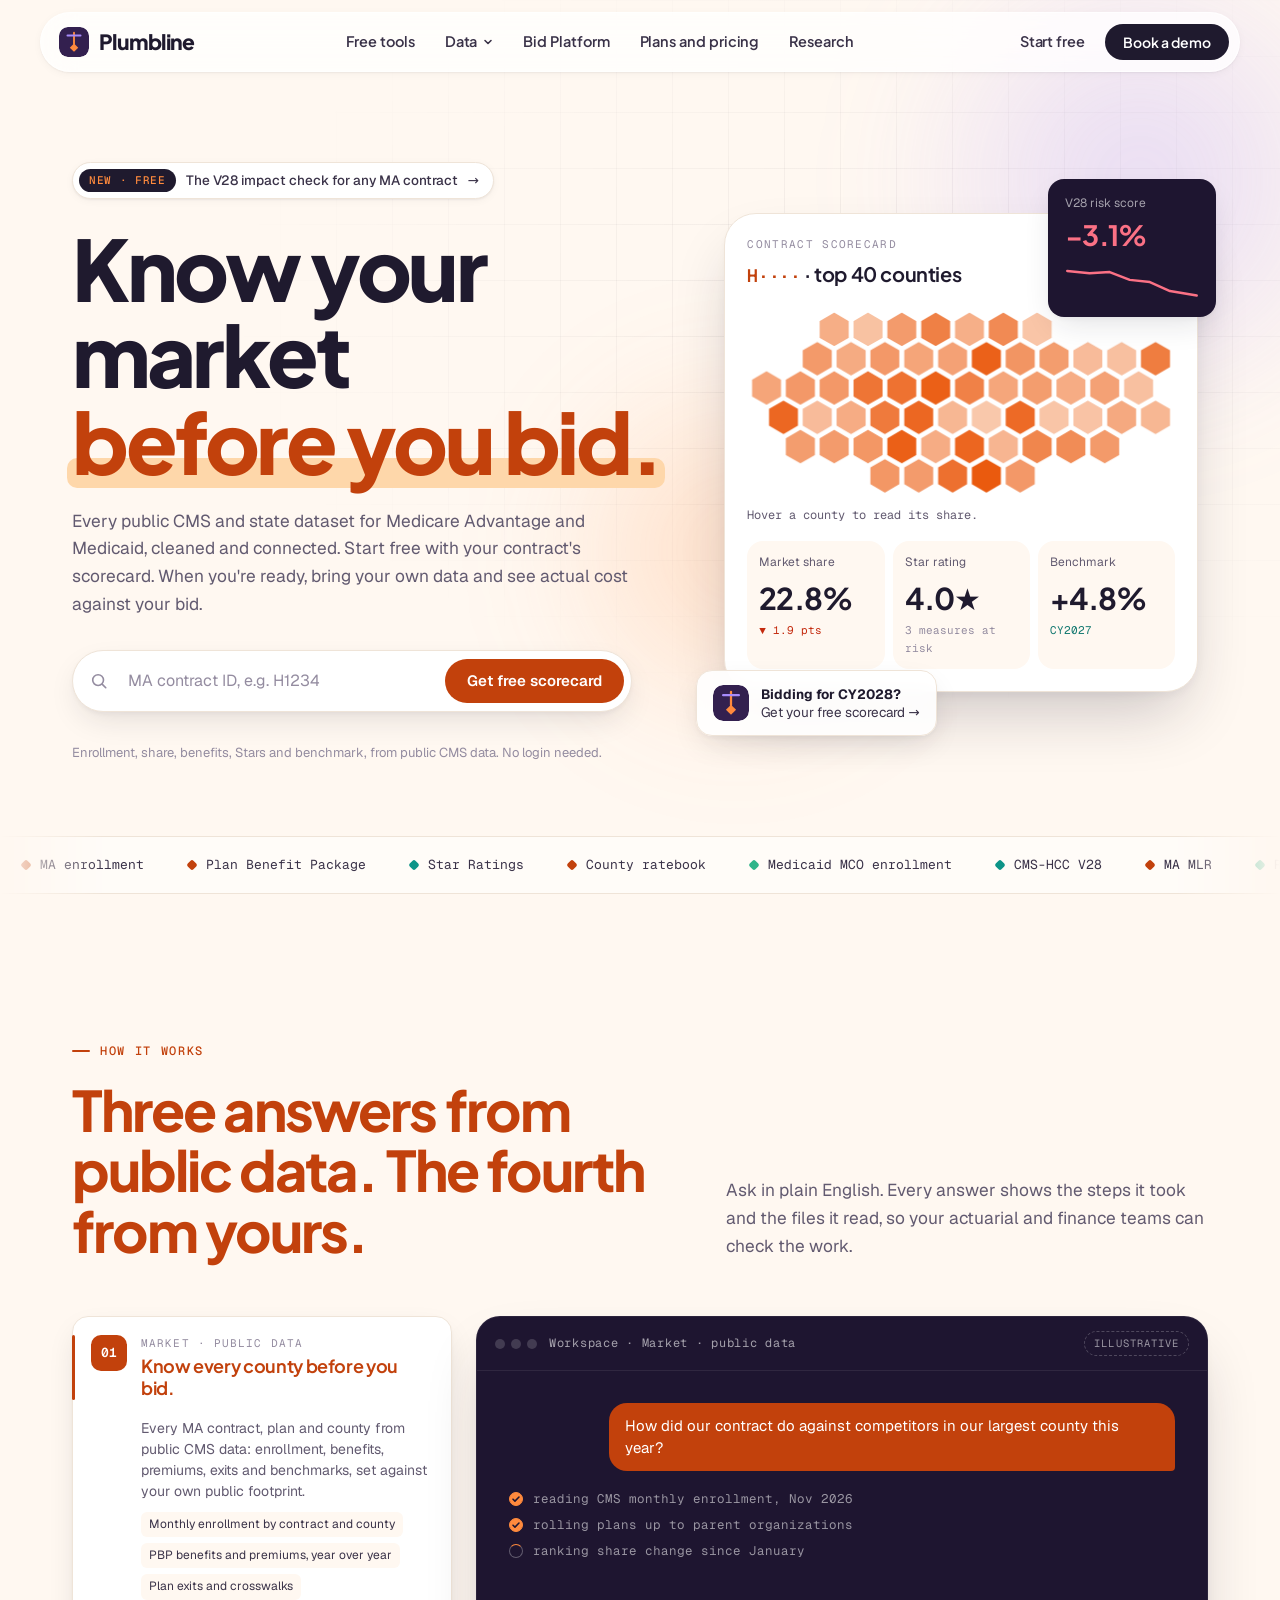
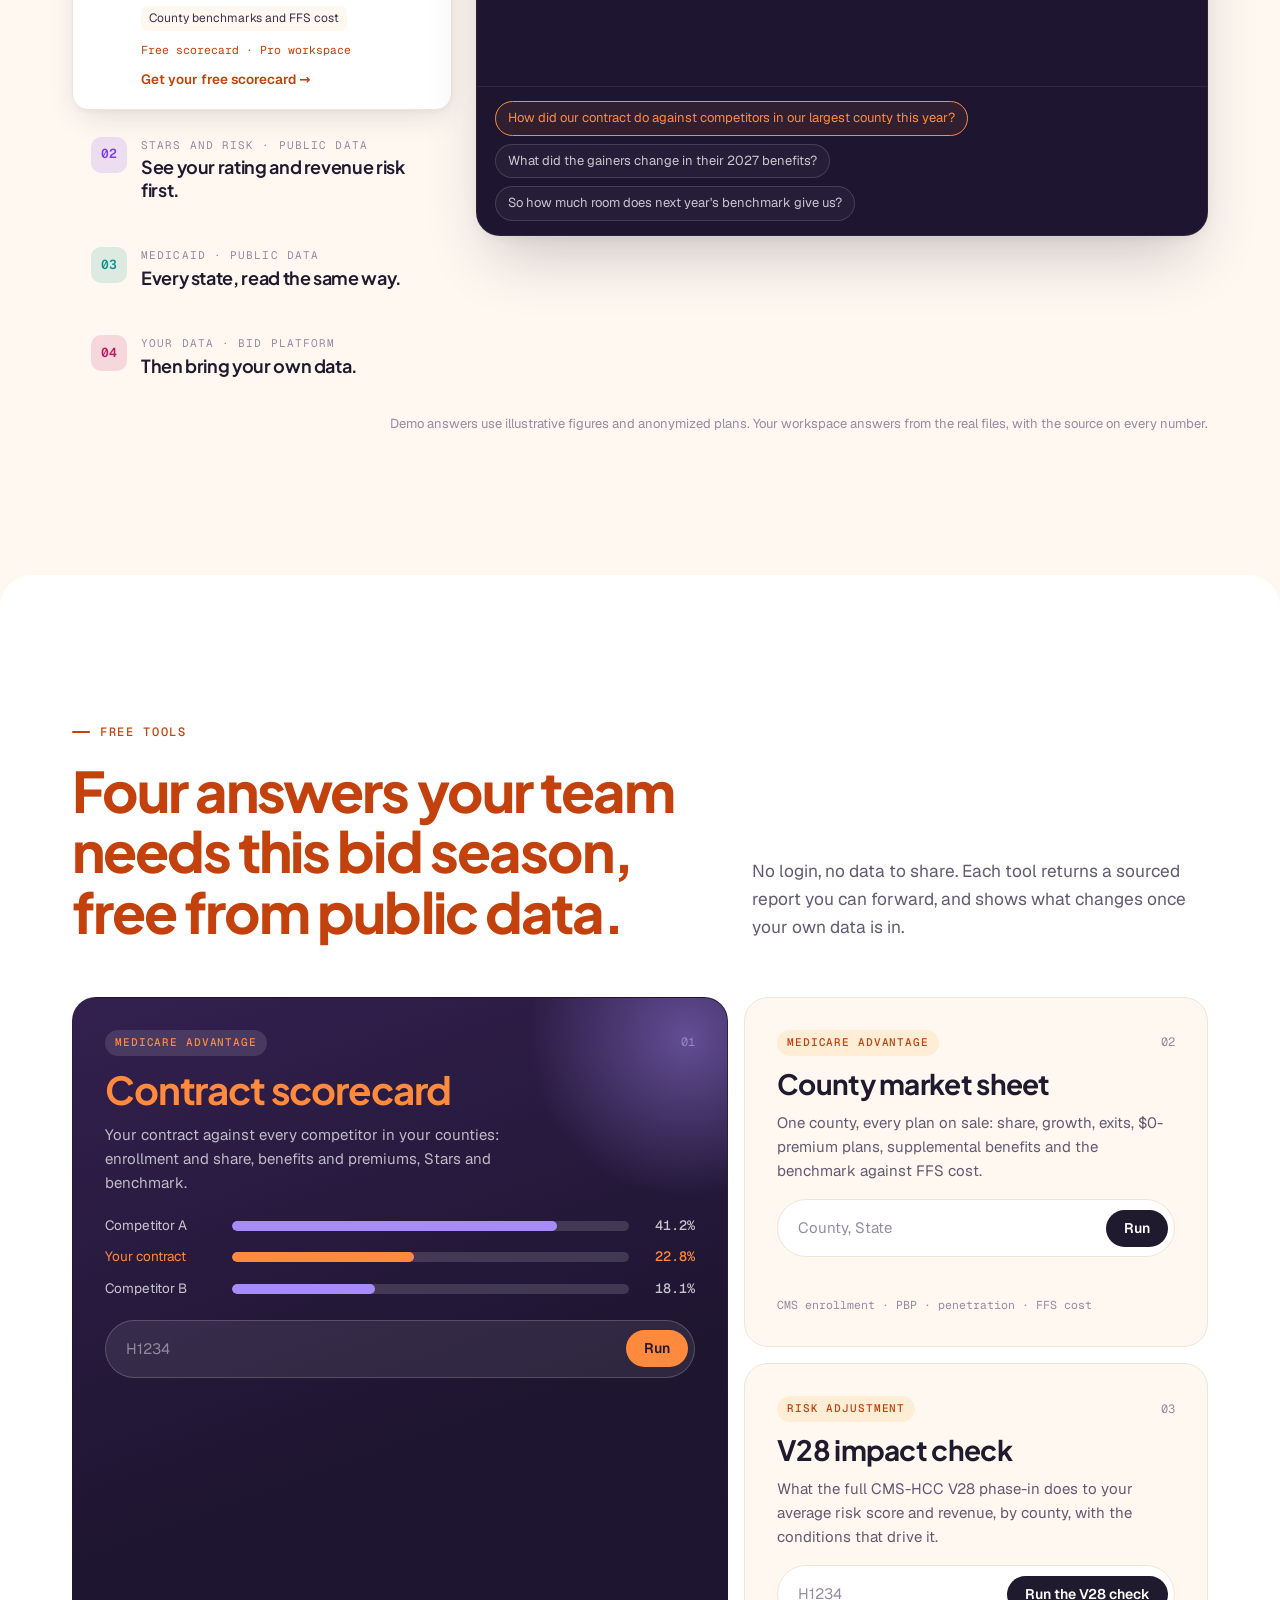
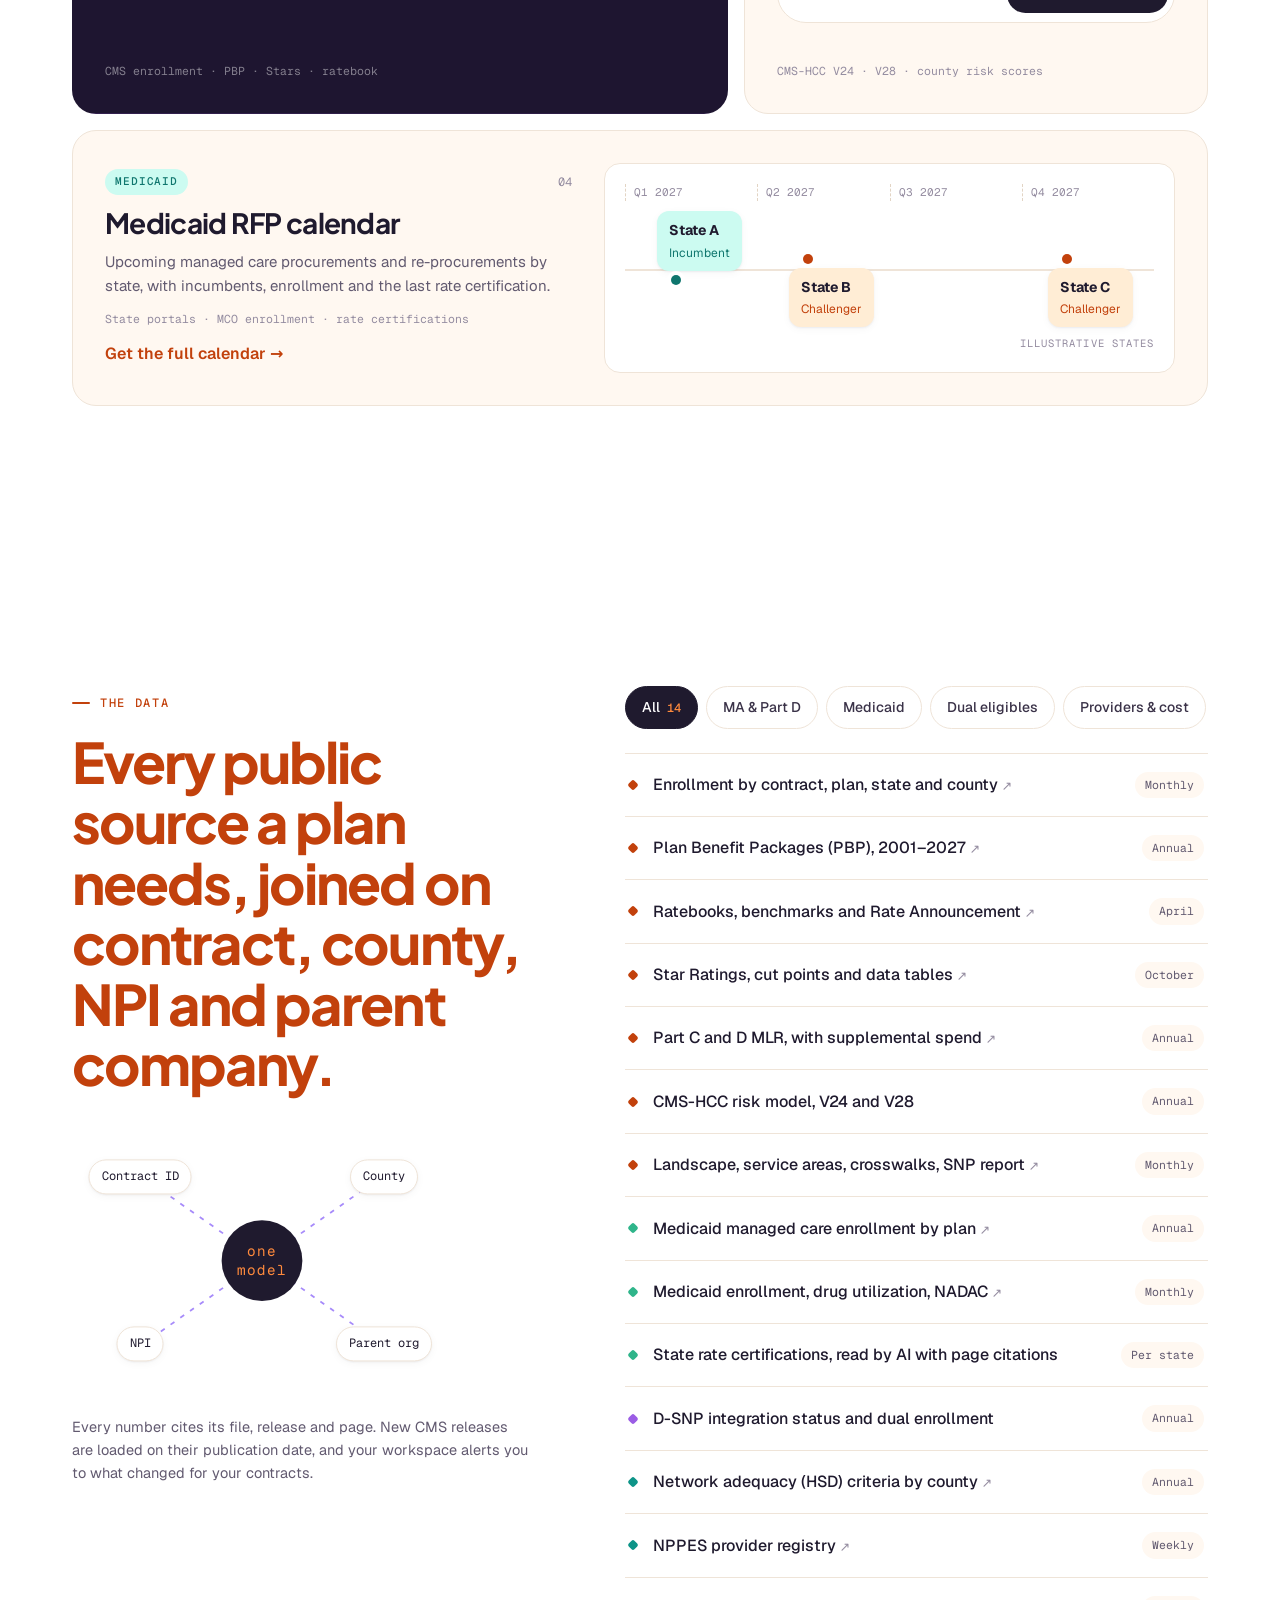
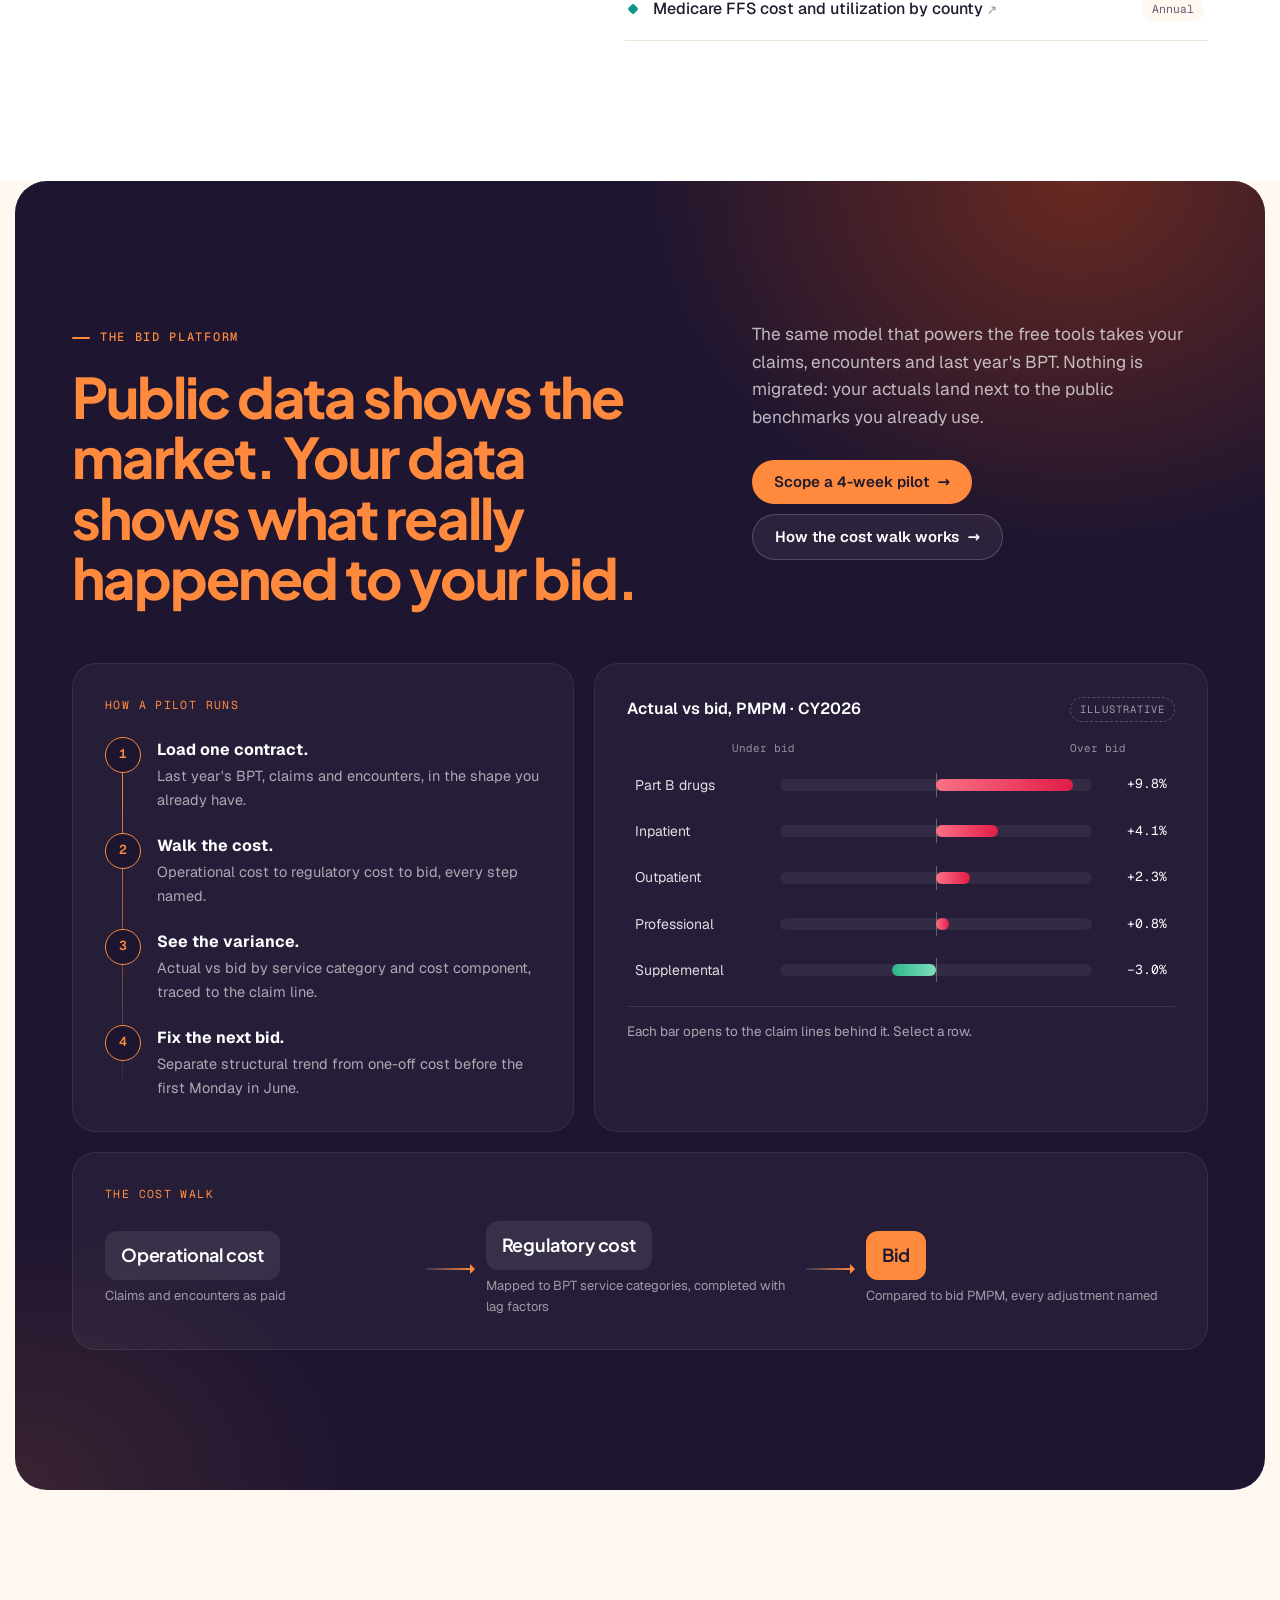
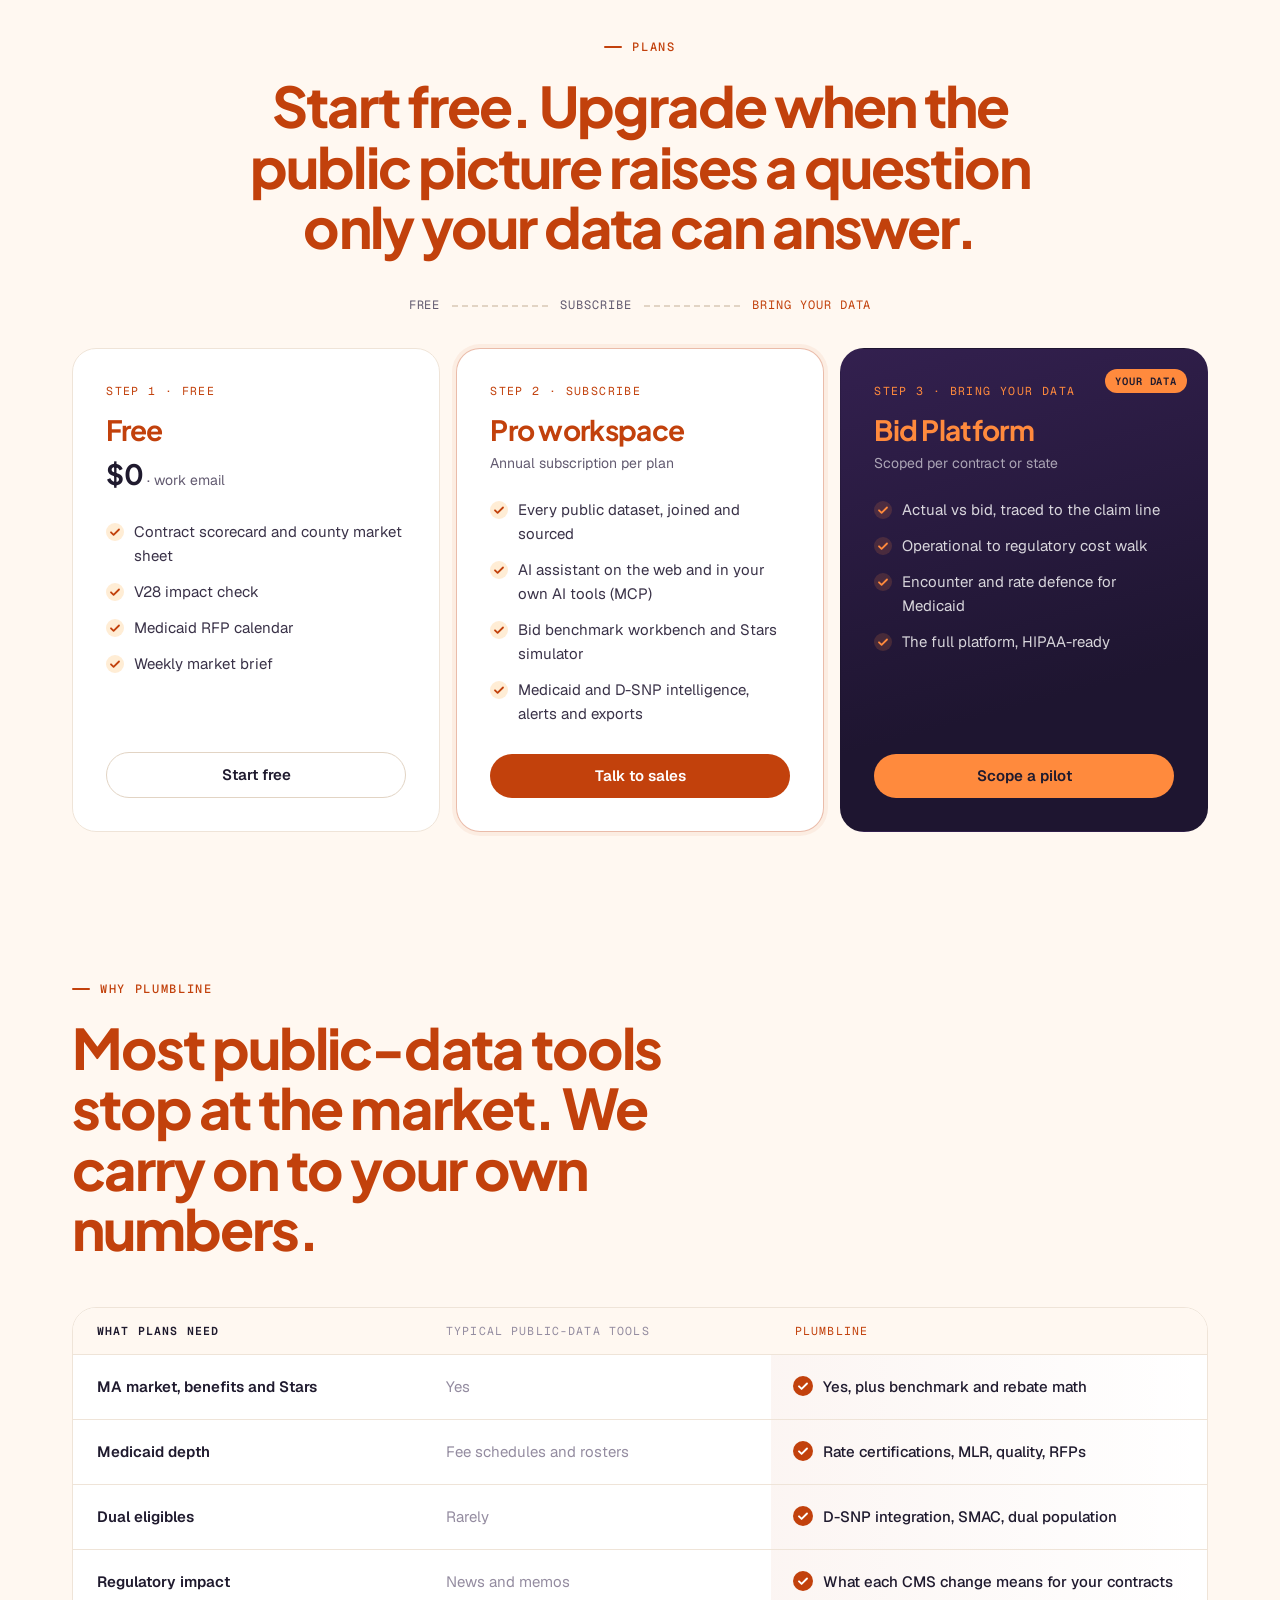
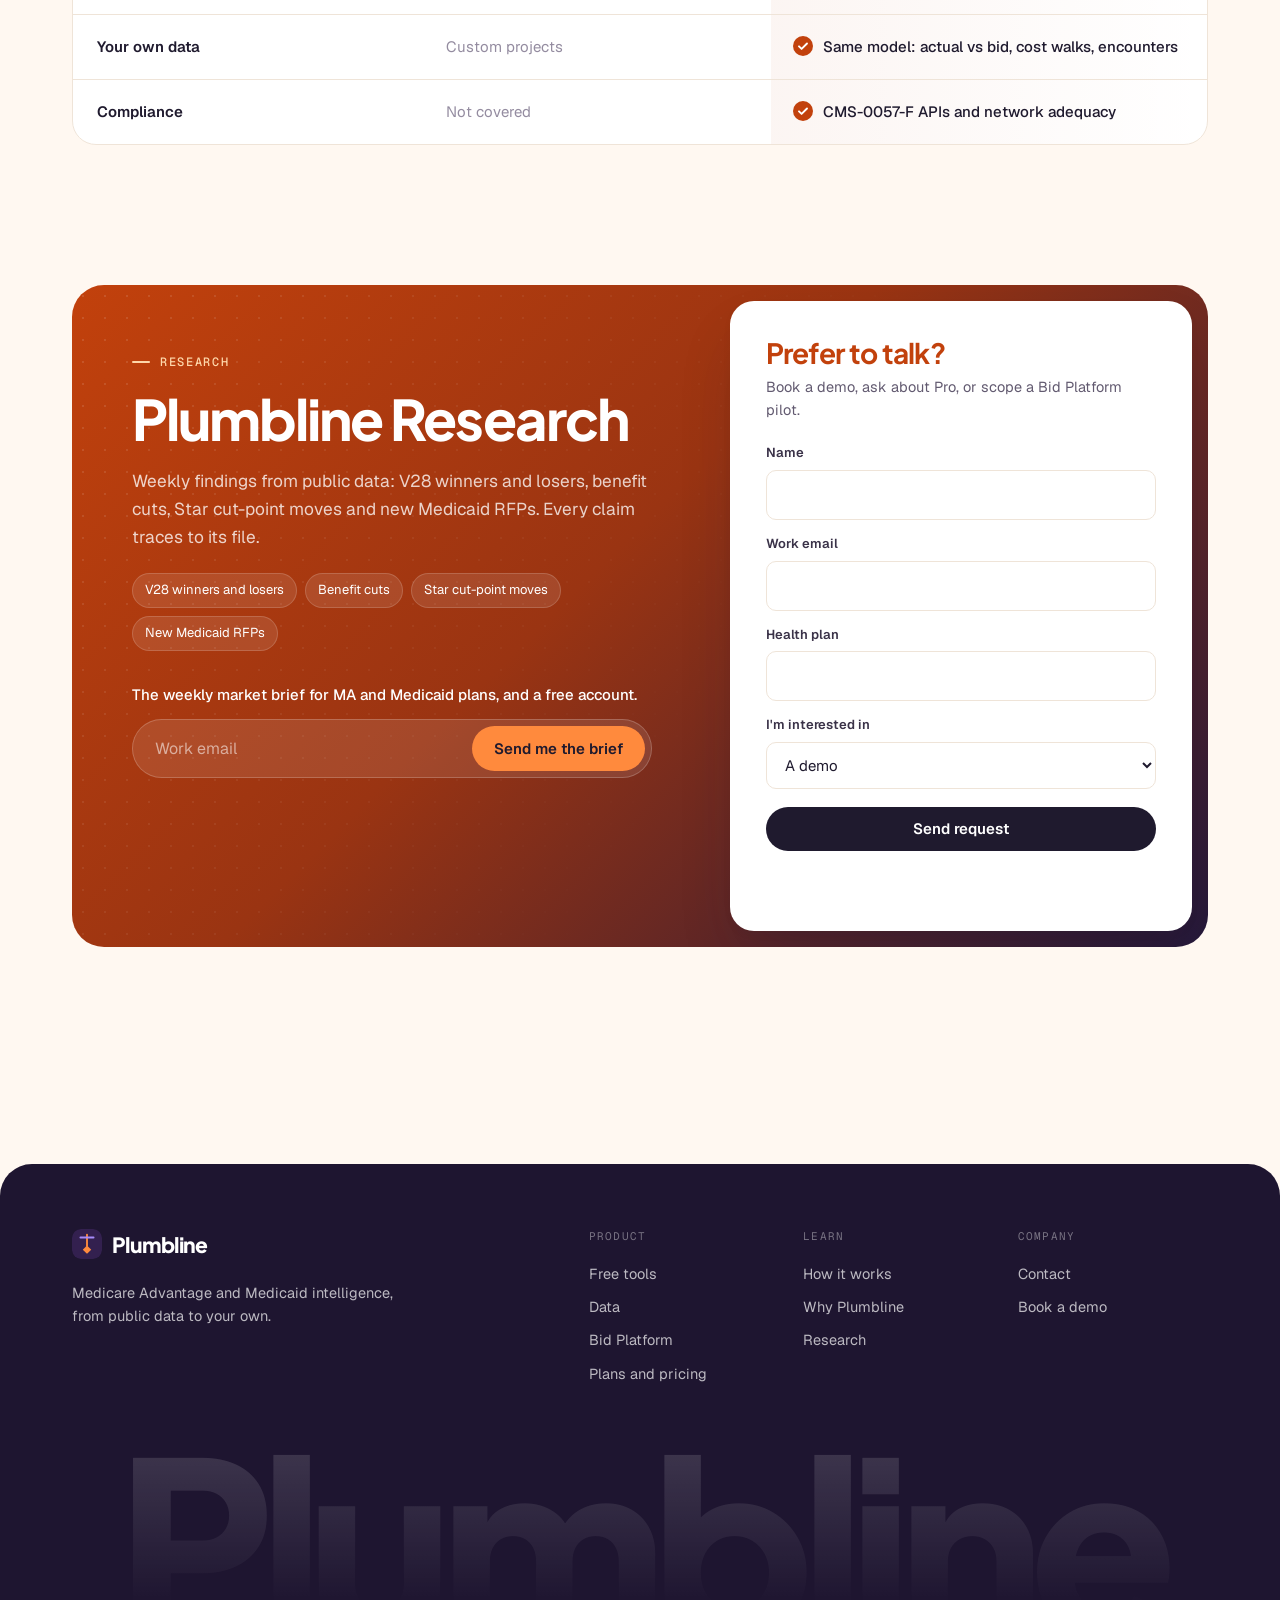
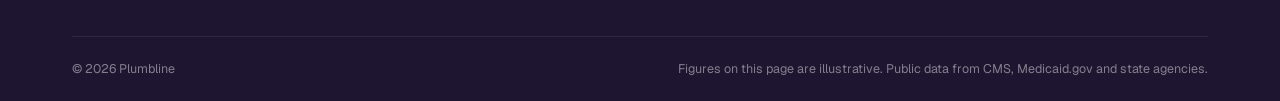
<file: new-design/index3.html>
<!DOCTYPE html>
<html lang="en" class="no-js">
<head>
  <meta charset="utf-8">
  <meta name="viewport" content="width=device-width, initial-scale=1">
  <meta name="theme-color" content="#FFF8F1">
  <!--
    Plumbline (working name) · version 3 (index3.html): index2.html content with an orange palette (css/v3/, js/main3.js)
    Same as index2.html otherwise: Plus Jakarta Sans header + heading font,
    header scrolls with the page, Resources renamed Research, "How it works" console stays in view.
    Funnel: free public-data tools → Pro workspace → Bid Platform on the plan's own data.
    Lookups, forms and demo answers are front-end only (js/main.js). Figures are illustrative.
  -->
  <title>Plumbline · Know your market before you bid</title>
  <meta name="description" content="Free contract scorecards, county market sheets, V28 impact checks and a Medicaid RFP calendar, built on public CMS and state data. Then bring your own data and see actual cost against your bid.">
  <meta property="og:title" content="Know your market before you bid · Plumbline">
  <meta property="og:description" content="Public CMS and state data for Medicare Advantage and Medicaid plans, free to start. Bring your own data to see actual vs bid.">
  <link rel="icon" href="assets/img/logo3.svg" type="image/svg+xml">
  
  <link rel="preload" href="fonts/geist-latin.woff2" as="font" type="font/woff2" crossorigin>
  <link rel="preload" href="fonts/plus-jakarta-sans-latin.woff2" as="font" type="font/woff2" crossorigin>
  <link rel="stylesheet" href="css/v3/base.css">
  <link rel="stylesheet" href="css/v3/components.css">
  <link rel="stylesheet" href="css/v3/sections.css">
  <link rel="stylesheet" href="css/v3/page.css">
  <script>document.documentElement.classList.remove('no-js');</script>
</head>
<body>
<a href="#main" class="skip-link">Skip to content</a>
<div class="progress" aria-hidden="true"><span id="progress-bar"></span></div>

<!-- ============ Navigation ============ -->
<header class="nav" id="nav">
  <div class="nav__bar">
    <a href="#top" class="brand" aria-label="Plumbline home">
      <img src="assets/img/logo3.svg" alt="" width="30" height="30">
      <span class="brand__word">Plumbline</span>
    </a>

    <nav class="nav__links" aria-label="Primary">
      <a href="#free-tools" class="nav__link">Free tools</a>
      <div class="nav__group" data-dropdown>
        <button type="button" class="nav__link nav__trigger" aria-expanded="false" aria-controls="dd-data">
          Data
          <svg width="10" height="10" viewBox="0 0 10 10" aria-hidden="true"><path d="M2 3.5l3 3 3-3" stroke="currentColor" stroke-width="1.6" fill="none" stroke-linecap="round" stroke-linejoin="round"/></svg>
        </button>
        <div class="mega" id="dd-data">
          <div class="mega__grid">
            <a href="#data" class="mega__item" data-filter-link="ma"><span class="dot" style="--c:var(--indigo)"></span><span><b>Medicare Advantage &amp; Part D</b><small>Enrollment, PBP benefits, ratebooks, Stars, MLR, risk model.</small></span></a>
            <a href="#data" class="mega__item" data-filter-link="medicaid"><span class="dot" style="--c:var(--mint)"></span><span><b>Medicaid</b><small>MCO enrollment, rate certifications, quality, procurements.</small></span></a>
            <a href="#data" class="mega__item" data-filter-link="duals"><span class="dot" style="--c:#9B5DE5"></span><span><b>Dual eligibles</b><small>D-SNP integration status, SNP reports, dual enrollment.</small></span></a>
            <a href="#data" class="mega__item" data-filter-link="providers"><span class="dot" style="--c:var(--amber)"></span><span><b>Providers and cost</b><small>NPPES, network criteria, Medicare FFS cost, SDOH.</small></span></a>
          </div>
          <a href="#data" class="mega__foot" data-filter-link="all">Every source we hold, with its refresh date <span aria-hidden="true">→</span></a>
        </div>
      </div>
      <a href="#bid-platform" class="nav__link">Bid Platform</a>
      <a href="#plans" class="nav__link">Plans and pricing</a>
      <a href="#research" class="nav__link">Research</a>
    </nav>

    <div class="nav__actions">
      <a href="#free-tools" class="nav__ghost">Start free</a>
      <a href="#contact" class="btn btn--ink btn--sm" data-program="demo">Book a demo</a>
      <button type="button" class="burger" id="burger" aria-expanded="false" aria-controls="sheet" aria-label="Open menu">
        <span></span><span></span>
      </button>
    </div>
  </div>

  <div class="sheet" id="sheet" hidden>
    <nav class="sheet__links" aria-label="Mobile">
      <a href="#free-tools"><span>01</span>Free tools</a>
      <a href="#data"><span>02</span>Data</a>
      <a href="#bid-platform"><span>03</span>Bid Platform</a>
      <a href="#plans"><span>04</span>Plans and pricing</a>
      <a href="#research"><span>05</span>Research</a>
    </nav>
    <div class="sheet__cta">
      <a href="#free-tools" class="btn btn--line">Start free</a>
      <a href="#contact" class="btn btn--ink" data-program="demo">Book a demo</a>
    </div>
  </div>
</header>

<main id="main">

  <!-- ============ Hero ============ -->
  <section class="hero" id="top">
    <div class="hero__bg" aria-hidden="true">
      <div class="hero__grid"></div>
      <div class="orb orb--a"></div>
      <div class="orb orb--b"></div>
    </div>

    <div class="wrap hero__wrap">
      <div class="hero__copy">
        <a href="#v28" class="pill reveal">
          <span class="pill__tag">New · free</span>
          <span class="pill__long">The V28 impact check for any MA contract</span>
          <span class="pill__short">V28 impact check</span>
          <span aria-hidden="true">→</span>
        </a>

        <h1 class="display reveal" style="--d:.08s">Know your market <span class="mark">before you bid.</span></h1>

        <p class="lede reveal" style="--d:.16s">Every public CMS and state dataset for Medicare Advantage and Medicaid, cleaned and connected. Start free with your contract's scorecard. When you're ready, bring your own data and see actual cost against your bid.</p>

        <form class="lookup lookup--hero reveal" style="--d:.24s" data-lookup="contract" data-hero novalidate>
          <label for="hero-contract" class="sr-only">MA contract ID</label>
          <div class="lookup__row">
            <span class="lookup__icon" aria-hidden="true">
              <svg width="18" height="18" viewBox="0 0 20 20" fill="none"><circle cx="9" cy="9" r="6" stroke="currentColor" stroke-width="1.8"/><path d="M14 14l3.5 3.5" stroke="currentColor" stroke-width="1.8" stroke-linecap="round"/></svg>
            </span>
            <input id="hero-contract" name="contract" type="text" autocomplete="off" maxlength="5" spellcheck="false" placeholder="MA contract ID, e.g. H1234">
            <button type="submit" class="btn btn--indigo">Get free scorecard</button>
          </div>
          <p class="lookup__status" data-lookup-status role="status" aria-live="polite"></p>
          <p class="lookup__hint">Enrollment, share, benefits, Stars and benchmark, from public CMS data. No login needed.</p>
        </form>
      </div>

      <!-- Interactive scorecard visual (illustrative) -->
      <div class="hero__visual reveal" style="--d:.2s" data-parallax-root>
        <div class="scorecard" data-depth="10">
          <div class="scorecard__head">
            <div>
              <p class="scorecard__eyebrow">Contract scorecard</p>
              <p class="scorecard__title"><span id="sc-id">H····</span> · top 40 counties</p>
            </div>
            <span class="tag">Illustrative</span>
          </div>

          <div class="hexmap" id="hexmap" aria-hidden="true"></div>
          <p class="scorecard__readout" id="hex-readout" aria-live="polite">Hover a county to read its share.</p>

          <div class="scorecard__kpis">
            <div class="kpi"><span class="kpi__label">Market share</span><span class="kpi__val"><span data-count="22.8" data-dec="1">22.8</span>%</span><span class="kpi__delta is-down">▼ 1.9 pts</span></div>
            <div class="kpi"><span class="kpi__label">Star rating</span><span class="kpi__val"><span data-count="4.0" data-dec="1">4.0</span>★</span><span class="kpi__delta">3 measures at risk</span></div>
            <div class="kpi"><span class="kpi__label">Benchmark</span><span class="kpi__val">+<span data-count="4.8" data-dec="1">4.8</span>%</span><span class="kpi__delta is-up">CY2027</span></div>
          </div>
        </div>

        <div class="float float--risk" data-depth="26">
          <p class="float__label">V28 risk score</p>
          <p class="float__val">−3.1%</p>
          <svg class="spark" viewBox="0 0 120 36" aria-hidden="true"><path d="M2 8 L22 10 L40 9 L58 16 L76 18 L94 26 L118 30" fill="none" stroke="currentColor" stroke-width="2.2" stroke-linecap="round" stroke-linejoin="round"/></svg>
        </div>

        <a href="#free-tools" class="float float--bot" data-depth="18">
          <span class="float__avatar" aria-hidden="true"><img src="assets/img/logo3.svg" alt="" width="28" height="28"></span>
          <span><b>Bidding for CY2028?</b><br>Get your free scorecard →</span>
        </a>
      </div>
    </div>

    <!-- Data ticker -->
    <div class="ticker" aria-label="Datasets included">
      <div class="ticker__track" id="ticker">
        <ul class="ticker__list">
          <li><i style="--c:var(--indigo)"></i>MA enrollment</li>
          <li><i style="--c:var(--indigo)"></i>Plan Benefit Package</li>
          <li><i style="--c:var(--amber)"></i>Star Ratings</li>
          <li><i style="--c:var(--indigo)"></i>County ratebook</li>
          <li><i style="--c:var(--mint)"></i>Medicaid MCO enrollment</li>
          <li><i style="--c:var(--amber)"></i>CMS-HCC V28</li>
          <li><i style="--c:var(--indigo)"></i>MA MLR</li>
          <li><i style="--c:var(--mint)"></i>Rate certifications</li>
          <li><i style="--c:var(--indigo)"></i>HSD criteria</li>
          <li><i style="--c:#9B5DE5"></i>NPPES</li>
          <li><i style="--c:#9B5DE5"></i>D-SNP integration</li>
          <li><i style="--c:var(--mint)"></i>State RFPs</li>
          <li><i style="--c:var(--amber)"></i>FFS geographic variation</li>
          <li><i style="--c:var(--mint)"></i>Core Set quality</li>
          <li><i style="--c:var(--coral)"></i>Your claims</li>
          <li><i style="--c:var(--coral)"></i>Your BPT</li>
        </ul>
      </div>
    </div>
  </section>

  <!-- ============ Ask it: public data first, then your data ============ -->
  <section class="section ask" id="ask">
    <div class="wrap">
      <div class="ask__head">
        <div>
          <p class="kicker reveal">How it works</p>
          <h2 class="h2 reveal" style="--d:.06s">Three answers from public data. The fourth from yours.</h2>
        </div>
        <p class="lede reveal" style="--d:.12s">Ask in plain English. Every answer shows the steps it took and the files it read, so your actuarial and finance teams can check the work.</p>
      </div>

      <div class="ask__body">
        <div class="ask__tabs" role="tablist" aria-label="Topics" id="ask-tabs"><!-- rendered by js --></div>

        <div class="console reveal" style="--d:.1s">
          <div class="console__bar">
            <span class="console__dots" aria-hidden="true"><i></i><i></i><i></i></span>
            <span class="console__title" id="console-title">Workspace</span>
            <span class="tag tag--dark">Illustrative</span>
          </div>
          <div class="console__panel" id="ask-panel" role="tabpanel" aria-live="polite"><!-- rendered by js --></div>
          <div class="console__foot">
            <div class="console__qs" id="ask-questions" aria-label="Example questions"></div>
          </div>
        </div>
      </div>
      <p class="ask__note">Demo answers use illustrative figures and anonymized plans. Your workspace answers from the real files, with the source on every number.</p>
    </div>
  </section>

  <!-- ============ Free tools (bento) ============ -->
  <section class="section tools" id="free-tools">
    <div class="wrap">
      <div class="split-head">
        <div>
          <p class="kicker reveal">Free tools</p>
          <h2 class="h2 reveal" style="--d:.06s">Four answers your team needs this bid season, free from public data.</h2>
        </div>
        <p class="lede reveal" style="--d:.12s">No login, no data to share. Each tool returns a sourced report you can forward, and shows what changes once your own data is in.</p>
      </div>

      <div class="bento">
        <article class="tile tile--feature reveal" id="scorecard">
          <div class="tile__top">
            <span class="badge badge--light">Medicare Advantage</span>
            <span class="tile__num">01</span>
          </div>
          <h3 class="h3">Contract scorecard</h3>
          <p class="tile__desc">Your contract against every competitor in your counties: enrollment and share, benefits and premiums, Stars and benchmark.</p>
          <div class="mini-rank" aria-hidden="true">
            <div><span>Competitor A</span><i style="--w:82%"></i><b>41.2%</b></div>
            <div class="is-you"><span>Your contract</span><i style="--w:46%"></i><b>22.8%</b></div>
            <div><span>Competitor B</span><i style="--w:36%"></i><b>18.1%</b></div>
          </div>
          <form class="lookup lookup--dark" data-lookup="contract" novalidate>
            <label for="tool-contract" class="sr-only">MA contract ID</label>
            <div class="lookup__row">
              <input id="tool-contract" type="text" autocomplete="off" maxlength="5" spellcheck="false" placeholder="H1234">
              <button type="submit" class="btn btn--lime btn--sm">Run</button>
            </div>
            <p class="lookup__status" data-lookup-status role="status" aria-live="polite"></p>
          </form>
          <p class="tile__src">CMS enrollment · PBP · Stars · ratebook</p>
        </article>

        <article class="tile reveal" style="--d:.06s" id="county">
          <div class="tile__top">
            <span class="badge">Medicare Advantage</span>
            <span class="tile__num">02</span>
          </div>
          <h3 class="h3">County market sheet</h3>
          <p class="tile__desc">One county, every plan on sale: share, growth, exits, $0-premium plans, supplemental benefits and the benchmark against FFS cost.</p>
          <form class="lookup" data-lookup="county" novalidate>
            <label for="tool-county" class="sr-only">County</label>
            <div class="lookup__row">
              <input id="tool-county" type="text" autocomplete="off" placeholder="County, State">
              <button type="submit" class="btn btn--ink btn--sm">Run</button>
            </div>
            <p class="lookup__status" data-lookup-status role="status" aria-live="polite"></p>
          </form>
          <p class="tile__src">CMS enrollment · PBP · penetration · FFS cost</p>
        </article>

        <article class="tile reveal" style="--d:.12s" id="v28">
          <div class="tile__top">
            <span class="badge">Risk adjustment</span>
            <span class="tile__num">03</span>
          </div>
          <h3 class="h3">V28 impact check</h3>
          <p class="tile__desc">What the full CMS-HCC V28 phase-in does to your average risk score and revenue, by county, with the conditions that drive it.</p>
          <form class="lookup" data-lookup="contract" novalidate>
            <label for="tool-v28" class="sr-only">MA contract ID for the V28 check</label>
            <div class="lookup__row">
              <input id="tool-v28" type="text" autocomplete="off" maxlength="5" spellcheck="false" placeholder="H1234">
              <button type="submit" class="btn btn--ink btn--sm">Run the V28 check</button>
            </div>
            <p class="lookup__status" data-lookup-status role="status" aria-live="polite"></p>
          </form>
          <p class="tile__src">CMS-HCC V24 · V28 · county risk scores</p>
        </article>

        <article class="tile tile--wide reveal" style="--d:.06s" id="rfp">
          <div class="tile__wide-copy">
            <div class="tile__top">
              <span class="badge badge--mint">Medicaid</span>
              <span class="tile__num">04</span>
            </div>
            <h3 class="h3">Medicaid RFP calendar</h3>
            <p class="tile__desc">Upcoming managed care procurements and re-procurements by state, with incumbents, enrollment and the last rate certification.</p>
            <p class="tile__src">State portals · MCO enrollment · rate certifications</p>
            <a href="#contact" class="tile__link" data-program="free">Get the full calendar <span aria-hidden="true">→</span></a>
          </div>
          <div class="timeline" aria-label="Illustrative procurement timeline">
            <div class="timeline__axis" aria-hidden="true"><span>Q1 2027</span><span>Q2 2027</span><span>Q3 2027</span><span>Q4 2027</span></div>
            <div class="timeline__track">
              <div class="timeline__item" style="--x:6%"><b>State A</b><span>Incumbent</span></div>
              <div class="timeline__item timeline__item--alt" style="--x:31%"><b>State B</b><span>Challenger</span></div>
              <div class="timeline__item timeline__item--alt" style="--x:80%"><b>State C</b><span>Challenger</span></div>
            </div>
            <p class="timeline__note">Illustrative states</p>
          </div>
        </article>
      </div>
    </div>
  </section>

  <!-- ============ Data ============ -->
  <section class="section data" id="data">
    <div class="wrap data__wrap">
      <div class="data__aside">
        <p class="kicker reveal">The data</p>
        <h2 class="h2 reveal" style="--d:.06s">Every public source a plan needs, joined on contract, county, NPI and parent company.</h2>

        <div class="keys reveal" style="--d:.12s" aria-hidden="true">
          <svg viewBox="0 0 320 220" class="keys__svg">
            <g class="keys__lines">
              <path d="M160 110 L60 40"/><path d="M160 110 L260 40"/><path d="M160 110 L60 180"/><path d="M160 110 L260 180"/>
            </g>
            <circle cx="160" cy="110" r="34" class="keys__hub"/>
            <text x="160" y="106" class="keys__hub-t">one</text>
            <text x="160" y="122" class="keys__hub-t">model</text>
          </svg>
          <span class="keys__chip" style="--x:18%;--y:18%">Contract ID</span>
          <span class="keys__chip" style="--x:82%;--y:18%">County</span>
          <span class="keys__chip" style="--x:18%;--y:82%">NPI</span>
          <span class="keys__chip" style="--x:82%;--y:82%">Parent org</span>
        </div>

        <p class="data__note reveal">Every number cites its file, release and page. New CMS releases are loaded on their publication date, and your workspace alerts you to what changed for your contracts.</p>
      </div>

      <div class="data__main">
        <div class="filters reveal" role="group" aria-label="Filter sources">
          <button type="button" class="filter is-active" data-filter="all" aria-pressed="true">All <span>14</span></button>
          <button type="button" class="filter" data-filter="ma" aria-pressed="false">MA &amp; Part D</button>
          <button type="button" class="filter" data-filter="medicaid" aria-pressed="false">Medicaid</button>
          <button type="button" class="filter" data-filter="duals" aria-pressed="false">Dual eligibles</button>
          <button type="button" class="filter" data-filter="providers" aria-pressed="false">Providers &amp; cost</button>
        </div>

        <ul class="sources reveal" id="sources">
          <li data-cat="ma"><a href="https://www.cms.gov/data-research/statistics-trends-and-reports/medicare-advantagepart-d-contract-and-enrollment-data" target="_blank" rel="noopener">Enrollment by contract, plan, state and county</a><span class="cad">Monthly</span></li>
          <li data-cat="ma"><a href="https://www.cms.gov/data-research/statistics-trends-and-reports/medicare-advantagepart-d-contract-and-enrollment-data/benefits-data" target="_blank" rel="noopener">Plan Benefit Packages (PBP), 2001–2027</a><span class="cad">Annual</span></li>
          <li data-cat="ma"><a href="https://www.cms.gov/files/document/2027-announcement.pdf" target="_blank" rel="noopener">Ratebooks, benchmarks and Rate Announcement</a><span class="cad">April</span></li>
          <li data-cat="ma"><a href="https://www.cms.gov/newsroom/fact-sheets/2027-medicare-advantage-part-d-star-ratings" target="_blank" rel="noopener">Star Ratings, cut points and data tables</a><span class="cad">October</span></li>
          <li data-cat="ma"><a href="https://www.cms.gov/medicare/health-drug-plans/medical-loss-ratio" target="_blank" rel="noopener">Part C and D MLR, with supplemental spend</a><span class="cad">Annual</span></li>
          <li data-cat="ma"><span class="src">CMS-HCC risk model, V24 and V28</span><span class="cad">Annual</span></li>
          <li data-cat="ma"><a href="https://www.cms.gov/data-research/statistics-trends-and-reports/medicare-advantagepart-d-contract-and-enrollment-data" target="_blank" rel="noopener">Landscape, service areas, crosswalks, SNP report</a><span class="cad">Monthly</span></li>
          <li data-cat="medicaid"><a href="https://www.medicaid.gov/medicaid/managed-care/enrollment-report" target="_blank" rel="noopener">Medicaid managed care enrollment by plan</a><span class="cad">Annual</span></li>
          <li data-cat="medicaid"><a href="https://data.medicaid.gov/" target="_blank" rel="noopener">Medicaid enrollment, drug utilization, NADAC</a><span class="cad">Monthly</span></li>
          <li data-cat="medicaid"><span class="src">State rate certifications, read by AI with page citations</span><span class="cad">Per state</span></li>
          <li data-cat="duals"><span class="src">D-SNP integration status and dual enrollment</span><span class="cad">Annual</span></li>
          <li data-cat="providers"><a href="https://www.cms.gov/medicare/health-drug-plans/medicare-advantage-application" target="_blank" rel="noopener">Network adequacy (HSD) criteria by county</a><span class="cad">Annual</span></li>
          <li data-cat="providers"><a href="https://download.cms.gov/nppes/NPI_Files.html" target="_blank" rel="noopener">NPPES provider registry</a><span class="cad">Weekly</span></li>
          <li data-cat="providers"><a href="https://data.cms.gov/" target="_blank" rel="noopener">Medicare FFS cost and utilization by county</a><span class="cad">Annual</span></li>
        </ul>
      </div>
    </div>
  </section>

  <!-- ============ Bid Platform (dark) ============ -->
  <section class="section dark" id="bid-platform">
    <div class="dark__glow" aria-hidden="true"></div>
    <div class="wrap">
      <div class="split-head split-head--dark">
        <div>
          <p class="kicker kicker--light reveal">The Bid Platform</p>
          <h2 class="h2 reveal" style="--d:.06s">Public data shows the market. Your data shows what really happened to your bid.</h2>
        </div>
        <div>
          <p class="lede reveal" style="--d:.12s">The same model that powers the free tools takes your claims, encounters and last year's BPT. Nothing is migrated: your actuals land next to the public benchmarks you already use.</p>
          <div class="btn-row reveal" style="--d:.18s">
            <a href="#contact" class="btn btn--lime" data-program="pilot">Scope a 4-week pilot <span aria-hidden="true">→</span></a>
            <a href="#cost-walk" class="btn btn--glass">How the cost walk works <span aria-hidden="true">→</span></a>
          </div>
        </div>
      </div>

      <div class="bid">
        <div class="pilot reveal">
          <p class="pilot__label">How a pilot runs</p>
          <ol class="pilot__steps">
            <li><span class="pilot__n">1</span><div><b>Load one contract.</b><p>Last year's BPT, claims and encounters, in the shape you already have.</p></div></li>
            <li><span class="pilot__n">2</span><div><b>Walk the cost.</b><p>Operational cost to regulatory cost to bid, every step named.</p></div></li>
            <li><span class="pilot__n">3</span><div><b>See the variance.</b><p>Actual vs bid by service category and cost component, traced to the claim line.</p></div></li>
            <li><span class="pilot__n">4</span><div><b>Fix the next bid.</b><p>Separate structural trend from one-off cost before the first Monday in June.</p></div></li>
          </ol>
        </div>

        <div class="variance reveal" style="--d:.1s" aria-label="Illustrative actual vs bid variance">
          <div class="variance__head">
            <p class="variance__title">Actual vs bid, PMPM · CY2026</p>
            <span class="tag tag--dark">Illustrative</span>
          </div>
          <div class="variance__legend" aria-hidden="true"><span class="lg lg--under">Under bid</span><span class="lg lg--over">Over bid</span></div>
          <div class="variance__rows" id="variance">
            <button type="button" class="vrow" data-note="Part B drug trend is structural and belongs in the bid."><span class="vrow__l">Part B drugs</span><span class="vrow__track"><i class="vrow__bar is-over" style="--w:44%"></i></span><span class="vrow__v">+9.8%</span></button>
            <button type="button" class="vrow" data-note="Most of the inpatient overrun came from a few high-cost cases and should be smoothed, not trended."><span class="vrow__l">Inpatient</span><span class="vrow__track"><i class="vrow__bar is-over" style="--w:20%"></i></span><span class="vrow__v">+4.1%</span></button>
            <button type="button" class="vrow" data-note="Outpatient ran slightly over bid."><span class="vrow__l">Outpatient</span><span class="vrow__track"><i class="vrow__bar is-over" style="--w:11%"></i></span><span class="vrow__v">+2.3%</span></button>
            <button type="button" class="vrow" data-note="Professional came in close to the bid."><span class="vrow__l">Professional</span><span class="vrow__track"><i class="vrow__bar is-over" style="--w:4%"></i></span><span class="vrow__v">+0.8%</span></button>
            <button type="button" class="vrow" data-note="Supplemental came in under, mostly because dental use was lower than priced."><span class="vrow__l">Supplemental</span><span class="vrow__track"><i class="vrow__bar is-under" style="--w:14%"></i></span><span class="vrow__v">−3.0%</span></button>
          </div>
          <p class="variance__foot" id="variance-note" aria-live="polite">Each bar opens to the claim lines behind it. Select a row.</p>
        </div>
      </div>

      <div class="walk reveal" id="cost-walk">
        <p class="walk__label">The cost walk</p>
        <ol class="walk__flow">
          <li><span class="walk__step">Operational cost</span><small>Claims and encounters as paid</small></li>
          <li aria-hidden="true" class="walk__arrow"></li>
          <li><span class="walk__step">Regulatory cost</span><small>Mapped to BPT service categories, completed with lag factors</small></li>
          <li aria-hidden="true" class="walk__arrow"></li>
          <li><span class="walk__step walk__step--lime">Bid</span><small>Compared to bid PMPM, every adjustment named</small></li>
        </ol>
      </div>
    </div>
  </section>

  <!-- ============ Plans ============ -->
  <section class="section plans" id="plans">
    <div class="wrap">
      <div class="center-head">
        <p class="kicker reveal">Plans</p>
        <h2 class="h2 reveal" style="--d:.06s">Start free. Upgrade when the public picture raises a question only your data can answer.</h2>
      </div>

      <div class="path reveal" aria-hidden="true">
        <span>Free</span><i></i><span>Subscribe</span><i></i><span>Bring your data</span>
      </div>

      <div class="tiers">
        <article class="tier reveal">
          <p class="tier__step">Step 1 · Free</p>
          <h3 class="h3">Free</h3>
          <p class="tier__price"><b>$0</b> · work email</p>
          <ul class="tier__list">
            <li>Contract scorecard and county market sheet</li>
            <li>V28 impact check</li>
            <li>Medicaid RFP calendar</li>
            <li>Weekly market brief</li>
          </ul>
          <a href="#free-tools" class="btn btn--line">Start free</a>
        </article>

        <article class="tier tier--mid reveal" style="--d:.08s">
          <p class="tier__step">Step 2 · Subscribe</p>
          <h3 class="h3">Pro workspace</h3>
          <p class="tier__price">Annual subscription per plan</p>
          <ul class="tier__list">
            <li>Every public dataset, joined and sourced</li>
            <li>AI assistant on the web and in your own AI tools (MCP)</li>
            <li>Bid benchmark workbench and Stars simulator</li>
            <li>Medicaid and D-SNP intelligence, alerts and exports</li>
          </ul>
          <a href="#contact" class="btn btn--indigo" data-program="pro">Talk to sales</a>
        </article>

        <article class="tier tier--top reveal" style="--d:.16s">
          <span class="tier__ribbon">Your data</span>
          <p class="tier__step">Step 3 · Bring your data</p>
          <h3 class="h3">Bid Platform</h3>
          <p class="tier__price">Scoped per contract or state</p>
          <ul class="tier__list">
            <li>Actual vs bid, traced to the claim line</li>
            <li>Operational to regulatory cost walk</li>
            <li>Encounter and rate defence for Medicaid</li>
            <li>The full platform, HIPAA-ready</li>
          </ul>
          <a href="#contact" class="btn btn--lime" data-program="pilot">Scope a pilot</a>
        </article>
      </div>
    </div>
  </section>

  <!-- ============ Why ============ -->
  <section class="section why" id="why">
    <div class="wrap">
      <div class="split-head">
        <div>
          <p class="kicker reveal">Why Plumbline</p>
          <h2 class="h2 reveal" style="--d:.06s">Most public-data tools stop at the market. We carry on to your own numbers.</h2>
        </div>
      </div>

      <div class="versus reveal" role="table" aria-label="Comparison with typical public-data tools">
        <div class="versus__row versus__row--head" role="row">
          <span role="columnheader">What plans need</span>
          <span role="columnheader">Typical public-data tools</span>
          <span role="columnheader">Plumbline</span>
        </div>
        <div class="versus__row" role="row"><span role="rowheader">MA market, benefits and Stars</span><span role="cell" data-label="Typical tools">Yes</span><span role="cell" data-label="Plumbline">Yes, plus benchmark and rebate math</span></div>
        <div class="versus__row" role="row"><span role="rowheader">Medicaid depth</span><span role="cell" data-label="Typical tools">Fee schedules and rosters</span><span role="cell" data-label="Plumbline">Rate certifications, MLR, quality, RFPs</span></div>
        <div class="versus__row" role="row"><span role="rowheader">Dual eligibles</span><span role="cell" data-label="Typical tools">Rarely</span><span role="cell" data-label="Plumbline">D-SNP integration, SMAC, dual population</span></div>
        <div class="versus__row" role="row"><span role="rowheader">Regulatory impact</span><span role="cell" data-label="Typical tools">News and memos</span><span role="cell" data-label="Plumbline">What each CMS change means for your contracts</span></div>
        <div class="versus__row" role="row"><span role="rowheader">Your own data</span><span role="cell" data-label="Typical tools">Custom projects</span><span role="cell" data-label="Plumbline">Same model: actual vs bid, cost walks, encounters</span></div>
        <div class="versus__row" role="row"><span role="rowheader">Compliance</span><span role="cell" data-label="Typical tools">Not covered</span><span role="cell" data-label="Plumbline">CMS-0057-F APIs and network adequacy</span></div>
      </div>
    </div>
  </section>

  <!-- ============ Research + contact ============ -->
  <section class="section finale" id="research">
    <div class="wrap">
      <div class="finale__card">
        <div class="finale__research reveal">
          <p class="kicker kicker--light">Research</p>
          <h2 class="h2">Plumbline Research</h2>
          <p class="lede">Weekly findings from public data: V28 winners and losers, benefit cuts, Star cut-point moves and new Medicaid RFPs. Every claim traces to its file.</p>
          <ul class="topics" aria-label="Recent topics">
            <li>V28 winners and losers</li><li>Benefit cuts</li><li>Star cut-point moves</li><li>New Medicaid RFPs</li>
          </ul>

          <form class="brief" id="brief-form" novalidate>
            <p class="brief__label">The weekly market brief for MA and Medicaid plans, and a free account.</p>
            <label for="nl-email" class="sr-only">Work email</label>
            <div class="brief__row">
              <input id="nl-email" type="email" name="email" required autocomplete="email" inputmode="email" maxlength="254" placeholder="Work email">
              <button type="submit" class="btn btn--lime">Send me the brief</button>
            </div>
            <div class="hp" aria-hidden="true"><label for="nl-company">Company</label><input id="nl-company" type="text" name="company" tabindex="-1" autocomplete="off"></div>
            <p class="form-status" id="brief-status" role="status" aria-live="polite"></p>
          </form>
        </div>

        <div class="finale__contact reveal" style="--d:.1s" id="contact">
          <h2 class="h3">Prefer to talk?</h2>
          <p class="contact__sub">Book a demo, ask about Pro, or scope a Bid Platform pilot.</p>
          <form class="contact" id="contact-form" novalidate>
            <div class="field">
              <label for="c-name">Name</label>
              <input id="c-name" name="name" type="text" autocomplete="name" required>
            </div>
            <div class="field">
              <label for="c-email">Work email</label>
              <input id="c-email" name="email" type="email" autocomplete="email" required>
            </div>
            <div class="field">
              <label for="c-org">Health plan</label>
              <input id="c-org" name="org" type="text" autocomplete="organization">
            </div>
            <div class="field">
              <label for="c-program">I'm interested in</label>
              <select id="c-program" name="program">
                <option value="demo">A demo</option>
                <option value="free">Free tools and the RFP calendar</option>
                <option value="pro">Pro workspace</option>
                <option value="pilot">Bid Platform pilot</option>
              </select>
            </div>
            <button type="submit" class="btn btn--ink btn--block">Send request</button>
            <p class="form-status" id="contact-status" role="status" aria-live="polite"></p>
          </form>
        </div>
      </div>
    </div>
  </section>
</main>

<!-- ============ Footer ============ -->
<footer class="footer">
  <div class="wrap">
    <div class="footer__top">
      <div>
        <a href="#top" class="brand brand--light" aria-label="Plumbline home">
          <img src="assets/img/logo3.svg" alt="" width="30" height="30"><span class="brand__word">Plumbline</span>
        </a>
        <p class="footer__tag">Medicare Advantage and Medicaid intelligence, from public data to your own.</p>
      </div>
      <nav class="footer__cols" aria-label="Footer">
        <div><p>Product</p><a href="#free-tools">Free tools</a><a href="#data">Data</a><a href="#bid-platform">Bid Platform</a><a href="#plans">Plans and pricing</a></div>
        <div><p>Learn</p><a href="#ask">How it works</a><a href="#why">Why Plumbline</a><a href="#research">Research</a></div>
        <div><p>Company</p><a href="#contact">Contact</a><a href="#contact" data-program="demo">Book a demo</a></div>
      </nav>
    </div>
    <p class="footer__word" aria-hidden="true">Plumbline</p>
    <div class="footer__bottom">
      <span>© 2026 Plumbline</span>
      <span>Figures on this page are illustrative. Public data from CMS, Medicaid.gov and state agencies.</span>
    </div>
  </div>
</footer>

<script src="js/demo-data.js" defer></script>
<script src="js/main3.js" defer></script>
</body>
</html>
</file>
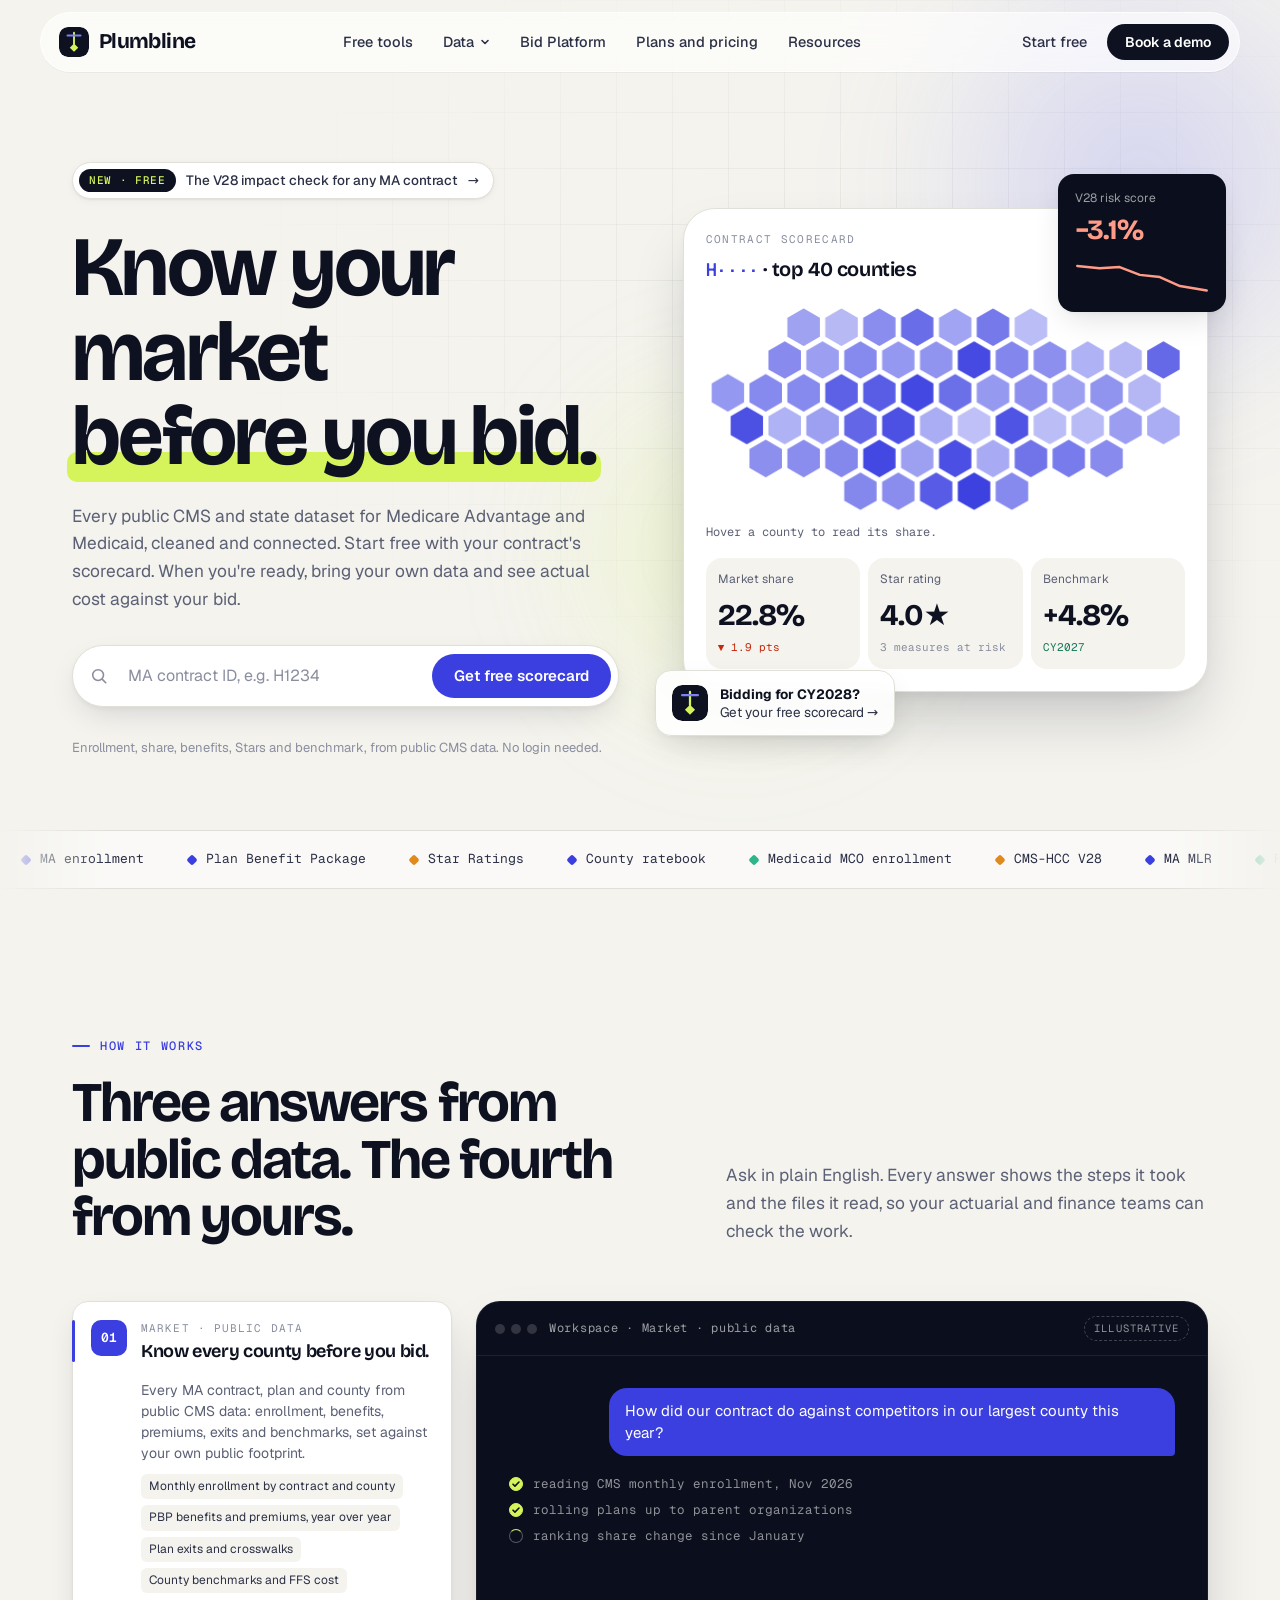
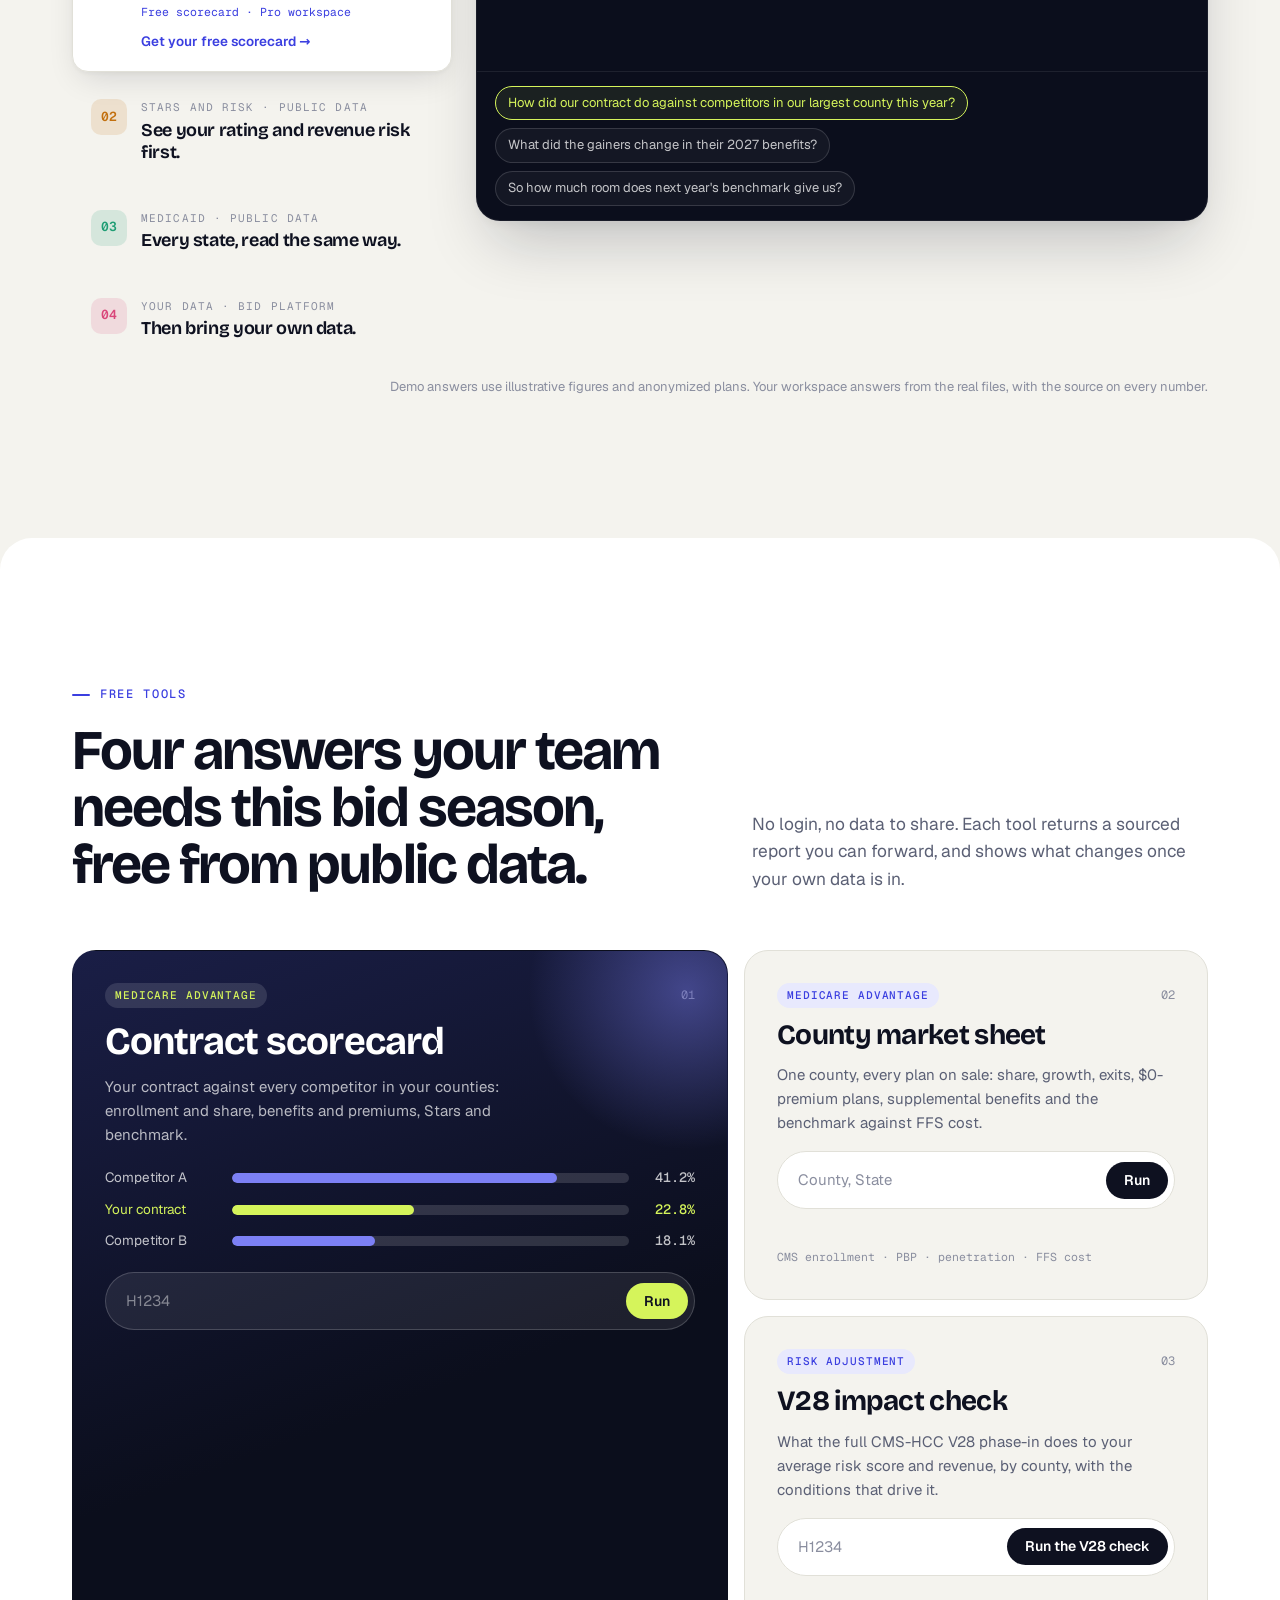
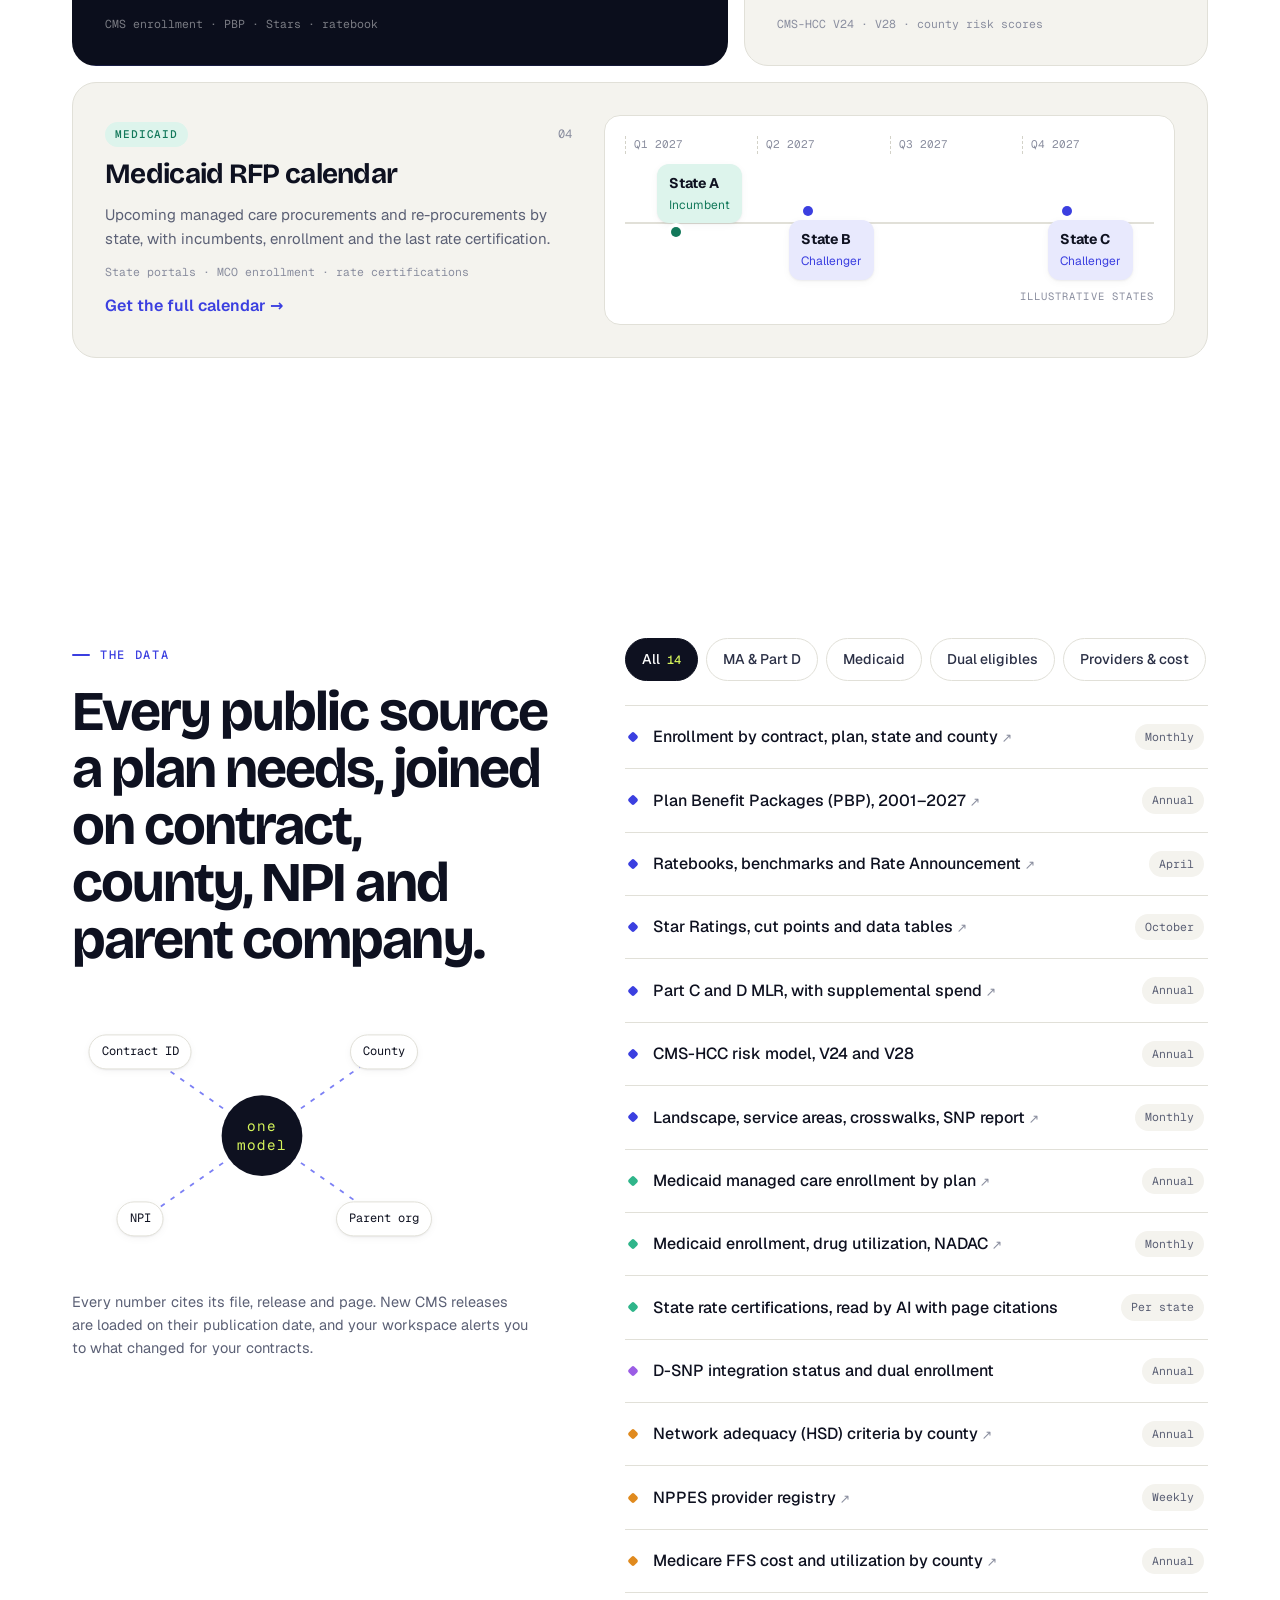
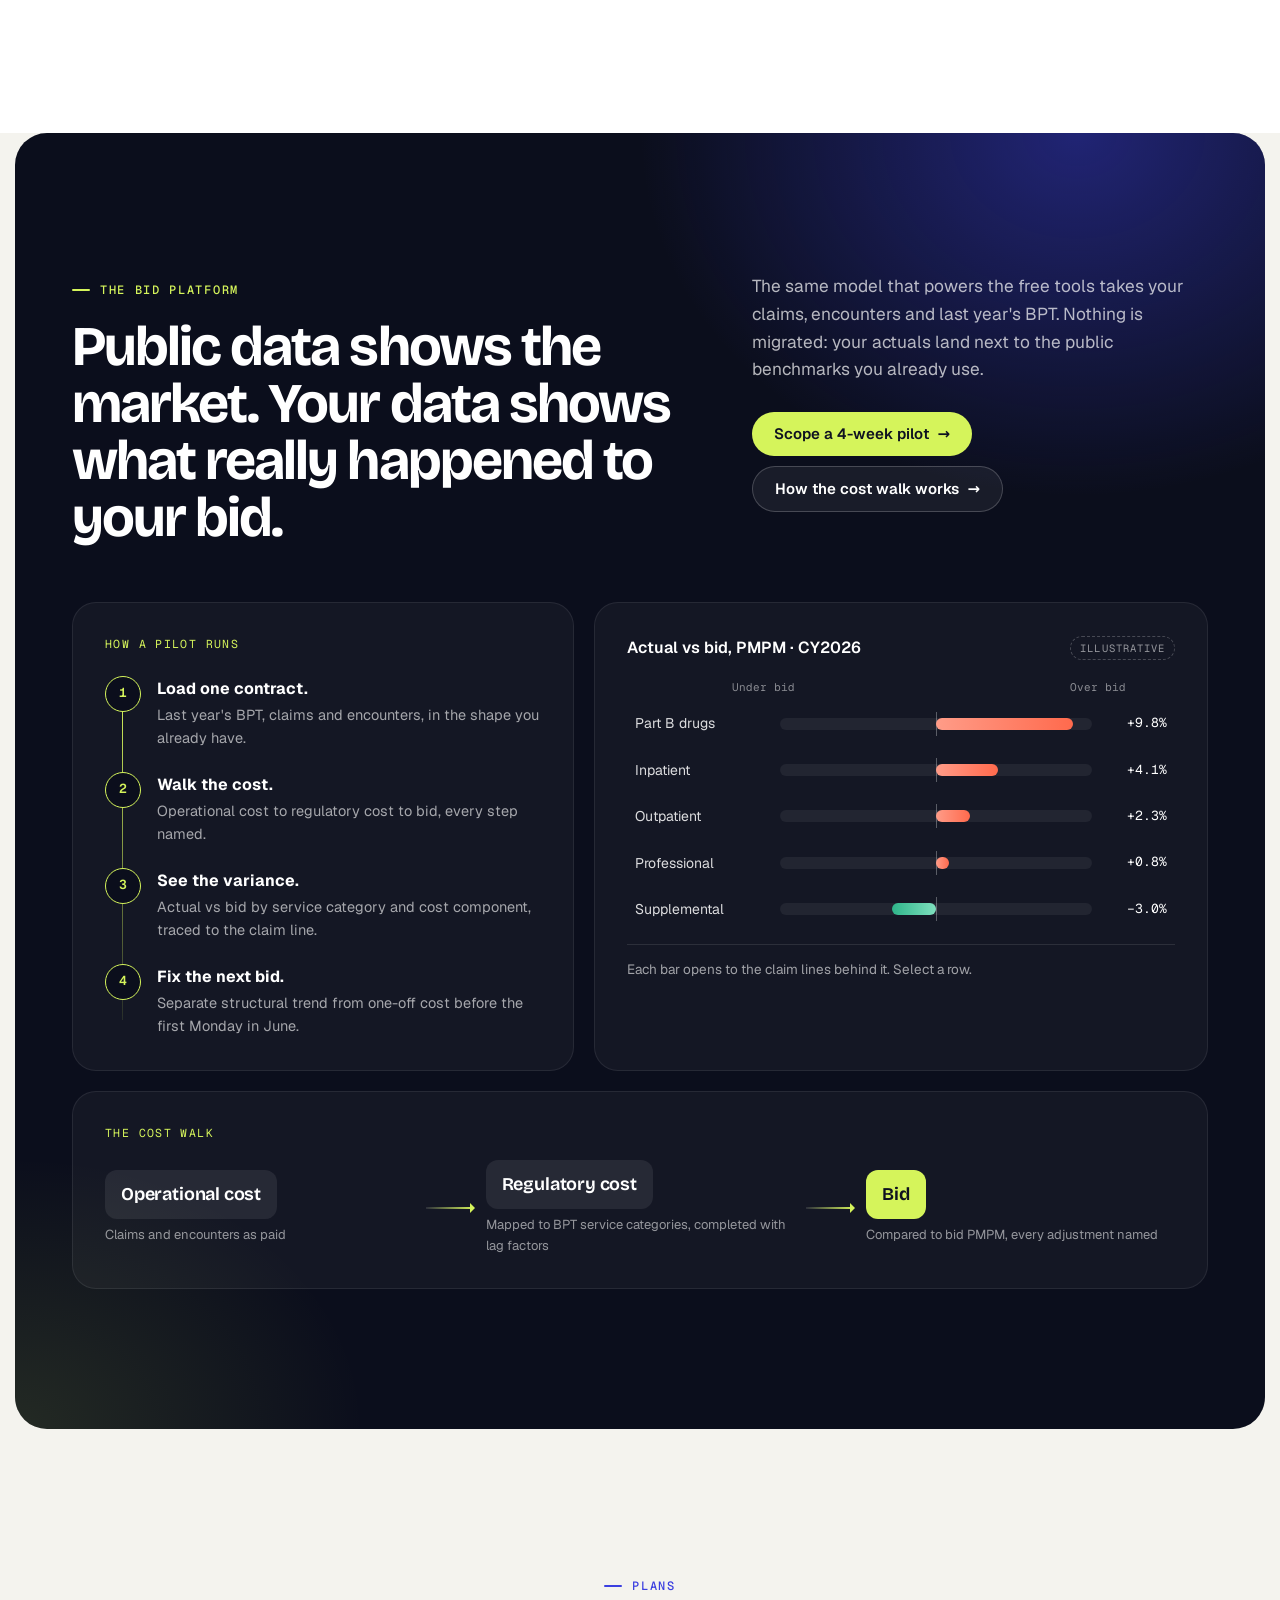
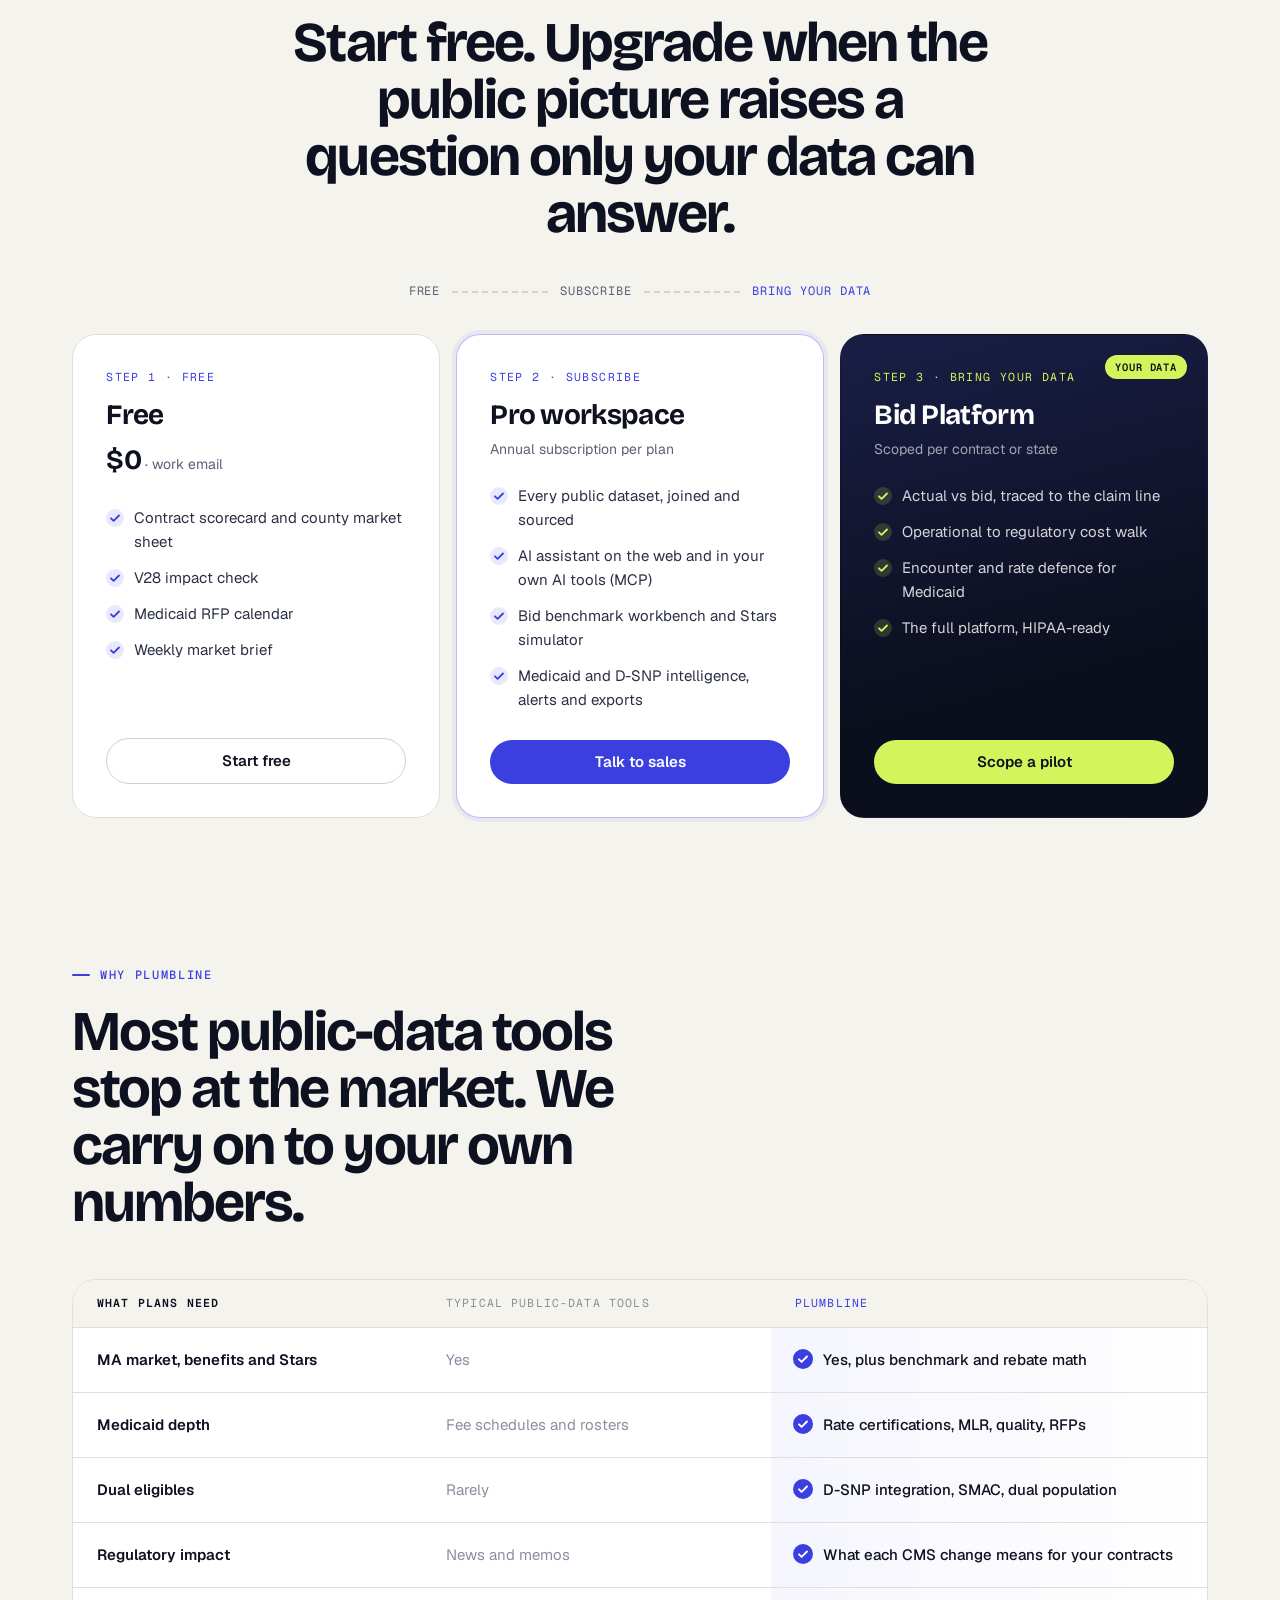
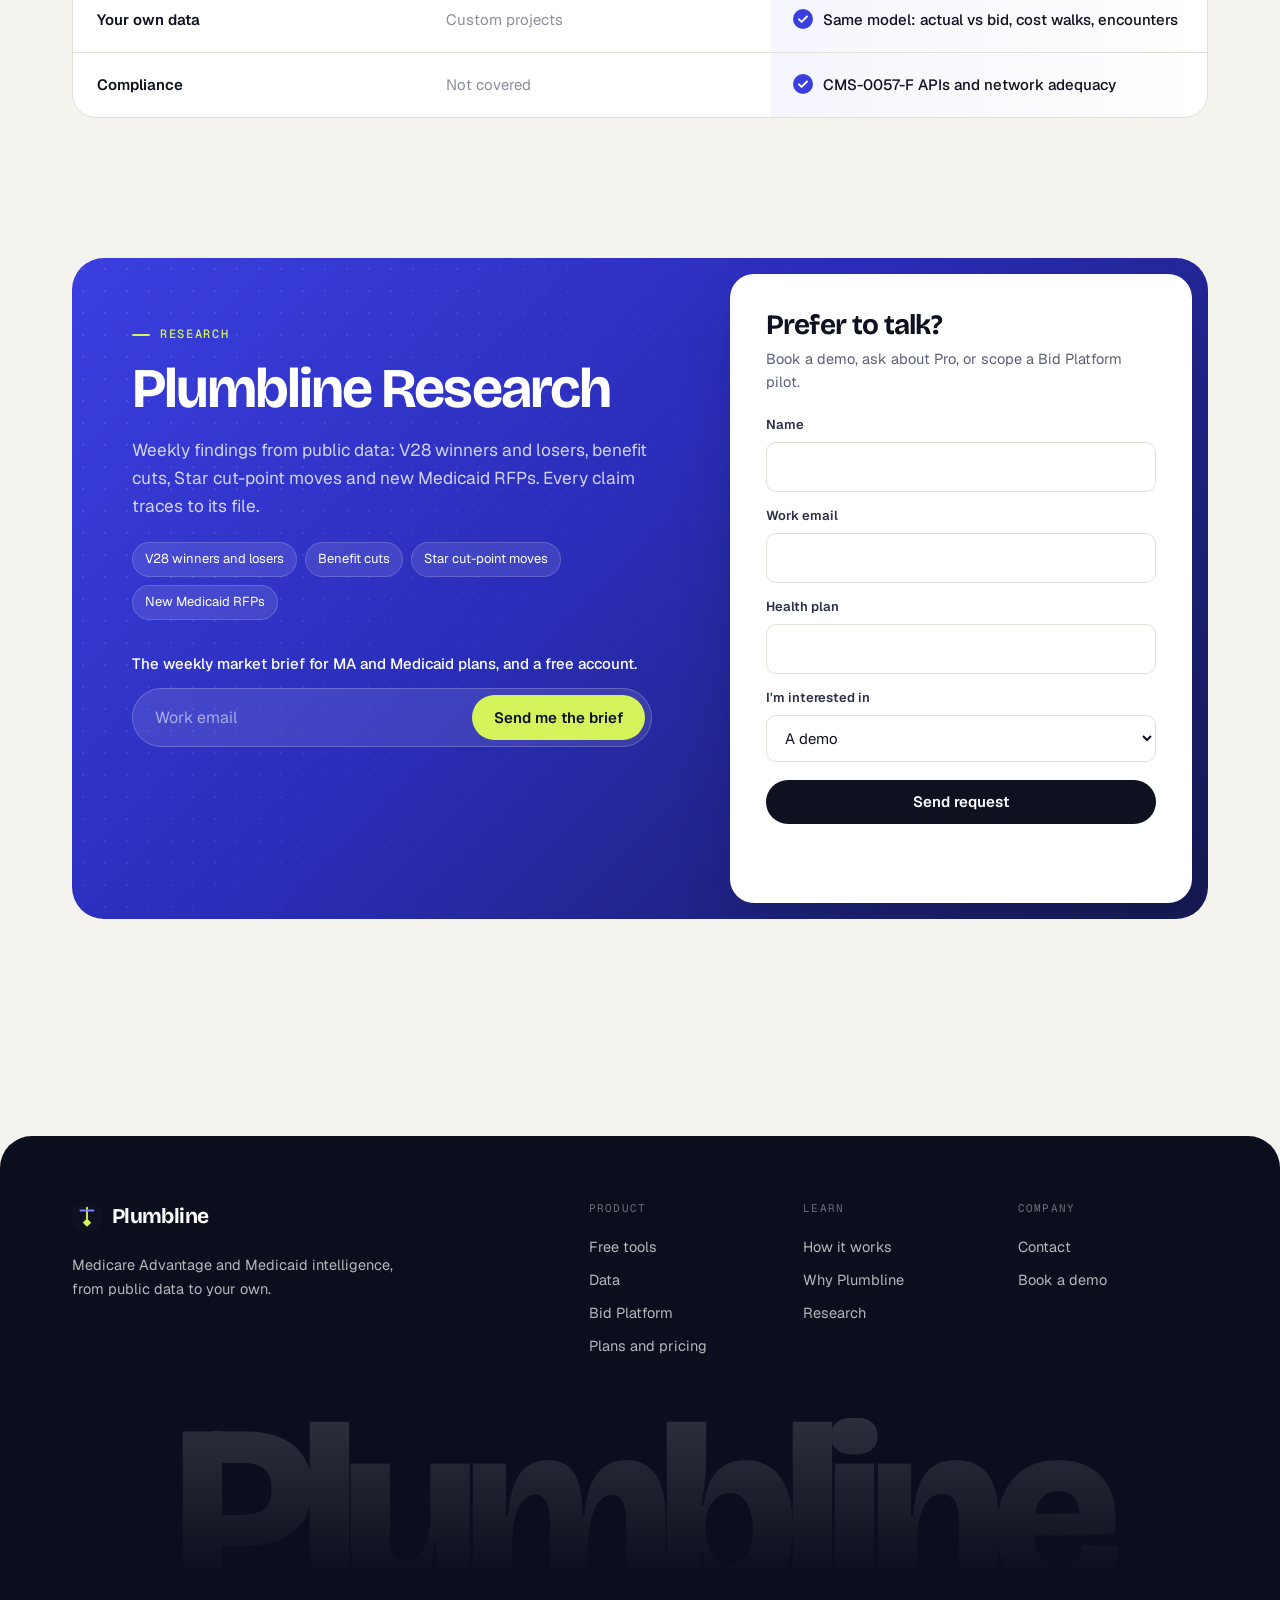
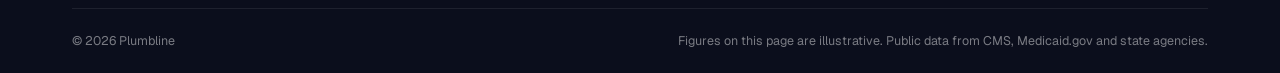
<file: new-design/index_1.html>
<!DOCTYPE html>
<html lang="en" class="no-js">
<head>
  <meta charset="utf-8">
  <meta name="viewport" content="width=device-width, initial-scale=1">
  <meta name="theme-color" content="#F4F3EE">
  <!--
    Plumbline (working name) · Medicare Advantage & Medicaid intelligence
    Funnel: free public-data tools → Pro workspace → Bid Platform on the plan's own data.
    Lookups, forms and demo answers are front-end only (js/main.js). Figures are illustrative.
  -->
  <title>Plumbline · Know your market before you bid</title>
  <meta name="description" content="Free contract scorecards, county market sheets, V28 impact checks and a Medicaid RFP calendar, built on public CMS and state data. Then bring your own data and see actual cost against your bid.">
  <meta property="og:title" content="Know your market before you bid · Plumbline">
  <meta property="og:description" content="Public CMS and state data for Medicare Advantage and Medicaid plans, free to start. Bring your own data to see actual vs bid.">
  <link rel="icon" href="assets/img/favicon.svg" type="image/svg+xml">
  <link rel="preload" href="fonts/bricolage-grotesque-latin.woff2" as="font" type="font/woff2" crossorigin>
  <link rel="preload" href="fonts/geist-latin.woff2" as="font" type="font/woff2" crossorigin>
  <link rel="stylesheet" href="css/base.css">
  <link rel="stylesheet" href="css/components.css">
  <link rel="stylesheet" href="css/sections.css">
  <script>document.documentElement.classList.remove('no-js');</script>
</head>
<body>
<a href="#main" class="skip-link">Skip to content</a>
<div class="progress" aria-hidden="true"><span id="progress-bar"></span></div>

<!-- ============ Navigation ============ -->
<header class="nav" id="nav">
  <div class="nav__bar">
    <a href="#top" class="brand" aria-label="Plumbline home">
      <img src="assets/img/logo.svg" alt="" width="30" height="30">
      <span class="brand__word">Plumbline</span>
    </a>

    <nav class="nav__links" aria-label="Primary">
      <a href="#free-tools" class="nav__link">Free tools</a>
      <div class="nav__group" data-dropdown>
        <button type="button" class="nav__link nav__trigger" aria-expanded="false" aria-controls="dd-data">
          Data
          <svg width="10" height="10" viewBox="0 0 10 10" aria-hidden="true"><path d="M2 3.5l3 3 3-3" stroke="currentColor" stroke-width="1.6" fill="none" stroke-linecap="round" stroke-linejoin="round"/></svg>
        </button>
        <div class="mega" id="dd-data">
          <div class="mega__grid">
            <a href="#data" class="mega__item" data-filter-link="ma"><span class="dot" style="--c:var(--indigo)"></span><span><b>Medicare Advantage &amp; Part D</b><small>Enrollment, PBP benefits, ratebooks, Stars, MLR, risk model.</small></span></a>
            <a href="#data" class="mega__item" data-filter-link="medicaid"><span class="dot" style="--c:var(--mint)"></span><span><b>Medicaid</b><small>MCO enrollment, rate certifications, quality, procurements.</small></span></a>
            <a href="#data" class="mega__item" data-filter-link="duals"><span class="dot" style="--c:#9B5DE5"></span><span><b>Dual eligibles</b><small>D-SNP integration status, SNP reports, dual enrollment.</small></span></a>
            <a href="#data" class="mega__item" data-filter-link="providers"><span class="dot" style="--c:var(--amber)"></span><span><b>Providers and cost</b><small>NPPES, network criteria, Medicare FFS cost, SDOH.</small></span></a>
          </div>
          <a href="#data" class="mega__foot" data-filter-link="all">Every source we hold, with its refresh date <span aria-hidden="true">→</span></a>
        </div>
      </div>
      <a href="#bid-platform" class="nav__link">Bid Platform</a>
      <a href="#plans" class="nav__link">Plans and pricing</a>
      <a href="#research" class="nav__link">Resources</a>
    </nav>

    <div class="nav__actions">
      <a href="#free-tools" class="nav__ghost">Start free</a>
      <a href="#contact" class="btn btn--ink btn--sm" data-program="demo">Book a demo</a>
      <button type="button" class="burger" id="burger" aria-expanded="false" aria-controls="sheet" aria-label="Open menu">
        <span></span><span></span>
      </button>
    </div>
  </div>

  <div class="sheet" id="sheet" hidden>
    <nav class="sheet__links" aria-label="Mobile">
      <a href="#free-tools"><span>01</span>Free tools</a>
      <a href="#data"><span>02</span>Data</a>
      <a href="#bid-platform"><span>03</span>Bid Platform</a>
      <a href="#plans"><span>04</span>Plans and pricing</a>
      <a href="#research"><span>05</span>Resources</a>
    </nav>
    <div class="sheet__cta">
      <a href="#free-tools" class="btn btn--line">Start free</a>
      <a href="#contact" class="btn btn--ink" data-program="demo">Book a demo</a>
    </div>
  </div>
</header>

<main id="main">

  <!-- ============ Hero ============ -->
  <section class="hero" id="top">
    <div class="hero__bg" aria-hidden="true">
      <div class="hero__grid"></div>
      <div class="orb orb--a"></div>
      <div class="orb orb--b"></div>
    </div>

    <div class="wrap hero__wrap">
      <div class="hero__copy">
        <a href="#v28" class="pill reveal">
          <span class="pill__tag">New · free</span>
          <span class="pill__long">The V28 impact check for any MA contract</span>
          <span class="pill__short">V28 impact check</span>
          <span aria-hidden="true">→</span>
        </a>

        <h1 class="display reveal" style="--d:.08s">Know your market <span class="mark">before you bid.</span></h1>

        <p class="lede reveal" style="--d:.16s">Every public CMS and state dataset for Medicare Advantage and Medicaid, cleaned and connected. Start free with your contract's scorecard. When you're ready, bring your own data and see actual cost against your bid.</p>

        <form class="lookup lookup--hero reveal" style="--d:.24s" data-lookup="contract" data-hero novalidate>
          <label for="hero-contract" class="sr-only">MA contract ID</label>
          <div class="lookup__row">
            <span class="lookup__icon" aria-hidden="true">
              <svg width="18" height="18" viewBox="0 0 20 20" fill="none"><circle cx="9" cy="9" r="6" stroke="currentColor" stroke-width="1.8"/><path d="M14 14l3.5 3.5" stroke="currentColor" stroke-width="1.8" stroke-linecap="round"/></svg>
            </span>
            <input id="hero-contract" name="contract" type="text" autocomplete="off" maxlength="5" spellcheck="false" placeholder="MA contract ID, e.g. H1234">
            <button type="submit" class="btn btn--indigo">Get free scorecard</button>
          </div>
          <p class="lookup__status" data-lookup-status role="status" aria-live="polite"></p>
          <p class="lookup__hint">Enrollment, share, benefits, Stars and benchmark, from public CMS data. No login needed.</p>
        </form>
      </div>

      <!-- Interactive scorecard visual (illustrative) -->
      <div class="hero__visual reveal" style="--d:.2s" data-parallax-root>
        <div class="scorecard" data-depth="10">
          <div class="scorecard__head">
            <div>
              <p class="scorecard__eyebrow">Contract scorecard</p>
              <p class="scorecard__title"><span id="sc-id">H····</span> · top 40 counties</p>
            </div>
            <span class="tag">Illustrative</span>
          </div>

          <div class="hexmap" id="hexmap" aria-hidden="true"></div>
          <p class="scorecard__readout" id="hex-readout" aria-live="polite">Hover a county to read its share.</p>

          <div class="scorecard__kpis">
            <div class="kpi"><span class="kpi__label">Market share</span><span class="kpi__val"><span data-count="22.8" data-dec="1">22.8</span>%</span><span class="kpi__delta is-down">▼ 1.9 pts</span></div>
            <div class="kpi"><span class="kpi__label">Star rating</span><span class="kpi__val"><span data-count="4.0" data-dec="1">4.0</span>★</span><span class="kpi__delta">3 measures at risk</span></div>
            <div class="kpi"><span class="kpi__label">Benchmark</span><span class="kpi__val">+<span data-count="4.8" data-dec="1">4.8</span>%</span><span class="kpi__delta is-up">CY2027</span></div>
          </div>
        </div>

        <div class="float float--risk" data-depth="26">
          <p class="float__label">V28 risk score</p>
          <p class="float__val">−3.1%</p>
          <svg class="spark" viewBox="0 0 120 36" aria-hidden="true"><path d="M2 8 L22 10 L40 9 L58 16 L76 18 L94 26 L118 30" fill="none" stroke="currentColor" stroke-width="2.2" stroke-linecap="round" stroke-linejoin="round"/></svg>
        </div>

        <a href="#free-tools" class="float float--bot" data-depth="18">
          <span class="float__avatar" aria-hidden="true"><img src="assets/img/logo.svg" alt="" width="28" height="28"></span>
          <span><b>Bidding for CY2028?</b><br>Get your free scorecard →</span>
        </a>
      </div>
    </div>

    <!-- Data ticker -->
    <div class="ticker" aria-label="Datasets included">
      <div class="ticker__track" id="ticker">
        <ul class="ticker__list">
          <li><i style="--c:var(--indigo)"></i>MA enrollment</li>
          <li><i style="--c:var(--indigo)"></i>Plan Benefit Package</li>
          <li><i style="--c:var(--amber)"></i>Star Ratings</li>
          <li><i style="--c:var(--indigo)"></i>County ratebook</li>
          <li><i style="--c:var(--mint)"></i>Medicaid MCO enrollment</li>
          <li><i style="--c:var(--amber)"></i>CMS-HCC V28</li>
          <li><i style="--c:var(--indigo)"></i>MA MLR</li>
          <li><i style="--c:var(--mint)"></i>Rate certifications</li>
          <li><i style="--c:var(--indigo)"></i>HSD criteria</li>
          <li><i style="--c:#9B5DE5"></i>NPPES</li>
          <li><i style="--c:#9B5DE5"></i>D-SNP integration</li>
          <li><i style="--c:var(--mint)"></i>State RFPs</li>
          <li><i style="--c:var(--amber)"></i>FFS geographic variation</li>
          <li><i style="--c:var(--mint)"></i>Core Set quality</li>
          <li><i style="--c:var(--coral)"></i>Your claims</li>
          <li><i style="--c:var(--coral)"></i>Your BPT</li>
        </ul>
      </div>
    </div>
  </section>

  <!-- ============ Ask it: public data first, then your data ============ -->
  <section class="section ask" id="ask">
    <div class="wrap">
      <div class="ask__head">
        <div>
          <p class="kicker reveal">How it works</p>
          <h2 class="h2 reveal" style="--d:.06s">Three answers from public data. The fourth from yours.</h2>
        </div>
        <p class="lede reveal" style="--d:.12s">Ask in plain English. Every answer shows the steps it took and the files it read, so your actuarial and finance teams can check the work.</p>
      </div>

      <div class="ask__body">
        <div class="ask__tabs" role="tablist" aria-label="Topics" id="ask-tabs"><!-- rendered by js --></div>

        <div class="console reveal" style="--d:.1s">
          <div class="console__bar">
            <span class="console__dots" aria-hidden="true"><i></i><i></i><i></i></span>
            <span class="console__title" id="console-title">Workspace</span>
            <span class="tag tag--dark">Illustrative</span>
          </div>
          <div class="console__panel" id="ask-panel" role="tabpanel" aria-live="polite"><!-- rendered by js --></div>
          <div class="console__foot">
            <div class="console__qs" id="ask-questions" aria-label="Example questions"></div>
          </div>
        </div>
      </div>
      <p class="ask__note">Demo answers use illustrative figures and anonymized plans. Your workspace answers from the real files, with the source on every number.</p>
    </div>
  </section>

  <!-- ============ Free tools (bento) ============ -->
  <section class="section tools" id="free-tools">
    <div class="wrap">
      <div class="split-head">
        <div>
          <p class="kicker reveal">Free tools</p>
          <h2 class="h2 reveal" style="--d:.06s">Four answers your team needs this bid season, free from public data.</h2>
        </div>
        <p class="lede reveal" style="--d:.12s">No login, no data to share. Each tool returns a sourced report you can forward, and shows what changes once your own data is in.</p>
      </div>

      <div class="bento">
        <article class="tile tile--feature reveal" id="scorecard">
          <div class="tile__top">
            <span class="badge badge--light">Medicare Advantage</span>
            <span class="tile__num">01</span>
          </div>
          <h3 class="h3">Contract scorecard</h3>
          <p class="tile__desc">Your contract against every competitor in your counties: enrollment and share, benefits and premiums, Stars and benchmark.</p>
          <div class="mini-rank" aria-hidden="true">
            <div><span>Competitor A</span><i style="--w:82%"></i><b>41.2%</b></div>
            <div class="is-you"><span>Your contract</span><i style="--w:46%"></i><b>22.8%</b></div>
            <div><span>Competitor B</span><i style="--w:36%"></i><b>18.1%</b></div>
          </div>
          <form class="lookup lookup--dark" data-lookup="contract" novalidate>
            <label for="tool-contract" class="sr-only">MA contract ID</label>
            <div class="lookup__row">
              <input id="tool-contract" type="text" autocomplete="off" maxlength="5" spellcheck="false" placeholder="H1234">
              <button type="submit" class="btn btn--lime btn--sm">Run</button>
            </div>
            <p class="lookup__status" data-lookup-status role="status" aria-live="polite"></p>
          </form>
          <p class="tile__src">CMS enrollment · PBP · Stars · ratebook</p>
        </article>

        <article class="tile reveal" style="--d:.06s" id="county">
          <div class="tile__top">
            <span class="badge">Medicare Advantage</span>
            <span class="tile__num">02</span>
          </div>
          <h3 class="h3">County market sheet</h3>
          <p class="tile__desc">One county, every plan on sale: share, growth, exits, $0-premium plans, supplemental benefits and the benchmark against FFS cost.</p>
          <form class="lookup" data-lookup="county" novalidate>
            <label for="tool-county" class="sr-only">County</label>
            <div class="lookup__row">
              <input id="tool-county" type="text" autocomplete="off" placeholder="County, State">
              <button type="submit" class="btn btn--ink btn--sm">Run</button>
            </div>
            <p class="lookup__status" data-lookup-status role="status" aria-live="polite"></p>
          </form>
          <p class="tile__src">CMS enrollment · PBP · penetration · FFS cost</p>
        </article>

        <article class="tile reveal" style="--d:.12s" id="v28">
          <div class="tile__top">
            <span class="badge">Risk adjustment</span>
            <span class="tile__num">03</span>
          </div>
          <h3 class="h3">V28 impact check</h3>
          <p class="tile__desc">What the full CMS-HCC V28 phase-in does to your average risk score and revenue, by county, with the conditions that drive it.</p>
          <form class="lookup" data-lookup="contract" novalidate>
            <label for="tool-v28" class="sr-only">MA contract ID for the V28 check</label>
            <div class="lookup__row">
              <input id="tool-v28" type="text" autocomplete="off" maxlength="5" spellcheck="false" placeholder="H1234">
              <button type="submit" class="btn btn--ink btn--sm">Run the V28 check</button>
            </div>
            <p class="lookup__status" data-lookup-status role="status" aria-live="polite"></p>
          </form>
          <p class="tile__src">CMS-HCC V24 · V28 · county risk scores</p>
        </article>

        <article class="tile tile--wide reveal" style="--d:.06s" id="rfp">
          <div class="tile__wide-copy">
            <div class="tile__top">
              <span class="badge badge--mint">Medicaid</span>
              <span class="tile__num">04</span>
            </div>
            <h3 class="h3">Medicaid RFP calendar</h3>
            <p class="tile__desc">Upcoming managed care procurements and re-procurements by state, with incumbents, enrollment and the last rate certification.</p>
            <p class="tile__src">State portals · MCO enrollment · rate certifications</p>
            <a href="#contact" class="tile__link" data-program="free">Get the full calendar <span aria-hidden="true">→</span></a>
          </div>
          <div class="timeline" aria-label="Illustrative procurement timeline">
            <div class="timeline__axis" aria-hidden="true"><span>Q1 2027</span><span>Q2 2027</span><span>Q3 2027</span><span>Q4 2027</span></div>
            <div class="timeline__track">
              <div class="timeline__item" style="--x:6%"><b>State A</b><span>Incumbent</span></div>
              <div class="timeline__item timeline__item--alt" style="--x:31%"><b>State B</b><span>Challenger</span></div>
              <div class="timeline__item timeline__item--alt" style="--x:80%"><b>State C</b><span>Challenger</span></div>
            </div>
            <p class="timeline__note">Illustrative states</p>
          </div>
        </article>
      </div>
    </div>
  </section>

  <!-- ============ Data ============ -->
  <section class="section data" id="data">
    <div class="wrap data__wrap">
      <div class="data__aside">
        <p class="kicker reveal">The data</p>
        <h2 class="h2 reveal" style="--d:.06s">Every public source a plan needs, joined on contract, county, NPI and parent company.</h2>

        <div class="keys reveal" style="--d:.12s" aria-hidden="true">
          <svg viewBox="0 0 320 220" class="keys__svg">
            <g class="keys__lines">
              <path d="M160 110 L60 40"/><path d="M160 110 L260 40"/><path d="M160 110 L60 180"/><path d="M160 110 L260 180"/>
            </g>
            <circle cx="160" cy="110" r="34" class="keys__hub"/>
            <text x="160" y="106" class="keys__hub-t">one</text>
            <text x="160" y="122" class="keys__hub-t">model</text>
          </svg>
          <span class="keys__chip" style="--x:18%;--y:18%">Contract ID</span>
          <span class="keys__chip" style="--x:82%;--y:18%">County</span>
          <span class="keys__chip" style="--x:18%;--y:82%">NPI</span>
          <span class="keys__chip" style="--x:82%;--y:82%">Parent org</span>
        </div>

        <p class="data__note reveal">Every number cites its file, release and page. New CMS releases are loaded on their publication date, and your workspace alerts you to what changed for your contracts.</p>
      </div>

      <div class="data__main">
        <div class="filters reveal" role="group" aria-label="Filter sources">
          <button type="button" class="filter is-active" data-filter="all" aria-pressed="true">All <span>14</span></button>
          <button type="button" class="filter" data-filter="ma" aria-pressed="false">MA &amp; Part D</button>
          <button type="button" class="filter" data-filter="medicaid" aria-pressed="false">Medicaid</button>
          <button type="button" class="filter" data-filter="duals" aria-pressed="false">Dual eligibles</button>
          <button type="button" class="filter" data-filter="providers" aria-pressed="false">Providers &amp; cost</button>
        </div>

        <ul class="sources reveal" id="sources">
          <li data-cat="ma"><a href="https://www.cms.gov/data-research/statistics-trends-and-reports/medicare-advantagepart-d-contract-and-enrollment-data" target="_blank" rel="noopener">Enrollment by contract, plan, state and county</a><span class="cad">Monthly</span></li>
          <li data-cat="ma"><a href="https://www.cms.gov/data-research/statistics-trends-and-reports/medicare-advantagepart-d-contract-and-enrollment-data/benefits-data" target="_blank" rel="noopener">Plan Benefit Packages (PBP), 2001–2027</a><span class="cad">Annual</span></li>
          <li data-cat="ma"><a href="https://www.cms.gov/files/document/2027-announcement.pdf" target="_blank" rel="noopener">Ratebooks, benchmarks and Rate Announcement</a><span class="cad">April</span></li>
          <li data-cat="ma"><a href="https://www.cms.gov/newsroom/fact-sheets/2027-medicare-advantage-part-d-star-ratings" target="_blank" rel="noopener">Star Ratings, cut points and data tables</a><span class="cad">October</span></li>
          <li data-cat="ma"><a href="https://www.cms.gov/medicare/health-drug-plans/medical-loss-ratio" target="_blank" rel="noopener">Part C and D MLR, with supplemental spend</a><span class="cad">Annual</span></li>
          <li data-cat="ma"><span class="src">CMS-HCC risk model, V24 and V28</span><span class="cad">Annual</span></li>
          <li data-cat="ma"><a href="https://www.cms.gov/data-research/statistics-trends-and-reports/medicare-advantagepart-d-contract-and-enrollment-data" target="_blank" rel="noopener">Landscape, service areas, crosswalks, SNP report</a><span class="cad">Monthly</span></li>
          <li data-cat="medicaid"><a href="https://www.medicaid.gov/medicaid/managed-care/enrollment-report" target="_blank" rel="noopener">Medicaid managed care enrollment by plan</a><span class="cad">Annual</span></li>
          <li data-cat="medicaid"><a href="https://data.medicaid.gov/" target="_blank" rel="noopener">Medicaid enrollment, drug utilization, NADAC</a><span class="cad">Monthly</span></li>
          <li data-cat="medicaid"><span class="src">State rate certifications, read by AI with page citations</span><span class="cad">Per state</span></li>
          <li data-cat="duals"><span class="src">D-SNP integration status and dual enrollment</span><span class="cad">Annual</span></li>
          <li data-cat="providers"><a href="https://www.cms.gov/medicare/health-drug-plans/medicare-advantage-application" target="_blank" rel="noopener">Network adequacy (HSD) criteria by county</a><span class="cad">Annual</span></li>
          <li data-cat="providers"><a href="https://download.cms.gov/nppes/NPI_Files.html" target="_blank" rel="noopener">NPPES provider registry</a><span class="cad">Weekly</span></li>
          <li data-cat="providers"><a href="https://data.cms.gov/" target="_blank" rel="noopener">Medicare FFS cost and utilization by county</a><span class="cad">Annual</span></li>
        </ul>
      </div>
    </div>
  </section>

  <!-- ============ Bid Platform (dark) ============ -->
  <section class="section dark" id="bid-platform">
    <div class="dark__glow" aria-hidden="true"></div>
    <div class="wrap">
      <div class="split-head split-head--dark">
        <div>
          <p class="kicker kicker--light reveal">The Bid Platform</p>
          <h2 class="h2 reveal" style="--d:.06s">Public data shows the market. Your data shows what really happened to your bid.</h2>
        </div>
        <div>
          <p class="lede reveal" style="--d:.12s">The same model that powers the free tools takes your claims, encounters and last year's BPT. Nothing is migrated: your actuals land next to the public benchmarks you already use.</p>
          <div class="btn-row reveal" style="--d:.18s">
            <a href="#contact" class="btn btn--lime" data-program="pilot">Scope a 4-week pilot <span aria-hidden="true">→</span></a>
            <a href="#cost-walk" class="btn btn--glass">How the cost walk works <span aria-hidden="true">→</span></a>
          </div>
        </div>
      </div>

      <div class="bid">
        <div class="pilot reveal">
          <p class="pilot__label">How a pilot runs</p>
          <ol class="pilot__steps">
            <li><span class="pilot__n">1</span><div><b>Load one contract.</b><p>Last year's BPT, claims and encounters, in the shape you already have.</p></div></li>
            <li><span class="pilot__n">2</span><div><b>Walk the cost.</b><p>Operational cost to regulatory cost to bid, every step named.</p></div></li>
            <li><span class="pilot__n">3</span><div><b>See the variance.</b><p>Actual vs bid by service category and cost component, traced to the claim line.</p></div></li>
            <li><span class="pilot__n">4</span><div><b>Fix the next bid.</b><p>Separate structural trend from one-off cost before the first Monday in June.</p></div></li>
          </ol>
        </div>

        <div class="variance reveal" style="--d:.1s" aria-label="Illustrative actual vs bid variance">
          <div class="variance__head">
            <p class="variance__title">Actual vs bid, PMPM · CY2026</p>
            <span class="tag tag--dark">Illustrative</span>
          </div>
          <div class="variance__legend" aria-hidden="true"><span class="lg lg--under">Under bid</span><span class="lg lg--over">Over bid</span></div>
          <div class="variance__rows" id="variance">
            <button type="button" class="vrow" data-note="Part B drug trend is structural and belongs in the bid."><span class="vrow__l">Part B drugs</span><span class="vrow__track"><i class="vrow__bar is-over" style="--w:44%"></i></span><span class="vrow__v">+9.8%</span></button>
            <button type="button" class="vrow" data-note="Most of the inpatient overrun came from a few high-cost cases and should be smoothed, not trended."><span class="vrow__l">Inpatient</span><span class="vrow__track"><i class="vrow__bar is-over" style="--w:20%"></i></span><span class="vrow__v">+4.1%</span></button>
            <button type="button" class="vrow" data-note="Outpatient ran slightly over bid."><span class="vrow__l">Outpatient</span><span class="vrow__track"><i class="vrow__bar is-over" style="--w:11%"></i></span><span class="vrow__v">+2.3%</span></button>
            <button type="button" class="vrow" data-note="Professional came in close to the bid."><span class="vrow__l">Professional</span><span class="vrow__track"><i class="vrow__bar is-over" style="--w:4%"></i></span><span class="vrow__v">+0.8%</span></button>
            <button type="button" class="vrow" data-note="Supplemental came in under, mostly because dental use was lower than priced."><span class="vrow__l">Supplemental</span><span class="vrow__track"><i class="vrow__bar is-under" style="--w:14%"></i></span><span class="vrow__v">−3.0%</span></button>
          </div>
          <p class="variance__foot" id="variance-note" aria-live="polite">Each bar opens to the claim lines behind it. Select a row.</p>
        </div>
      </div>

      <div class="walk reveal" id="cost-walk">
        <p class="walk__label">The cost walk</p>
        <ol class="walk__flow">
          <li><span class="walk__step">Operational cost</span><small>Claims and encounters as paid</small></li>
          <li aria-hidden="true" class="walk__arrow"></li>
          <li><span class="walk__step">Regulatory cost</span><small>Mapped to BPT service categories, completed with lag factors</small></li>
          <li aria-hidden="true" class="walk__arrow"></li>
          <li><span class="walk__step walk__step--lime">Bid</span><small>Compared to bid PMPM, every adjustment named</small></li>
        </ol>
      </div>
    </div>
  </section>

  <!-- ============ Plans ============ -->
  <section class="section plans" id="plans">
    <div class="wrap">
      <div class="center-head">
        <p class="kicker reveal">Plans</p>
        <h2 class="h2 reveal" style="--d:.06s">Start free. Upgrade when the public picture raises a question only your data can answer.</h2>
      </div>

      <div class="path reveal" aria-hidden="true">
        <span>Free</span><i></i><span>Subscribe</span><i></i><span>Bring your data</span>
      </div>

      <div class="tiers">
        <article class="tier reveal">
          <p class="tier__step">Step 1 · Free</p>
          <h3 class="h3">Free</h3>
          <p class="tier__price"><b>$0</b> · work email</p>
          <ul class="tier__list">
            <li>Contract scorecard and county market sheet</li>
            <li>V28 impact check</li>
            <li>Medicaid RFP calendar</li>
            <li>Weekly market brief</li>
          </ul>
          <a href="#free-tools" class="btn btn--line">Start free</a>
        </article>

        <article class="tier tier--mid reveal" style="--d:.08s">
          <p class="tier__step">Step 2 · Subscribe</p>
          <h3 class="h3">Pro workspace</h3>
          <p class="tier__price">Annual subscription per plan</p>
          <ul class="tier__list">
            <li>Every public dataset, joined and sourced</li>
            <li>AI assistant on the web and in your own AI tools (MCP)</li>
            <li>Bid benchmark workbench and Stars simulator</li>
            <li>Medicaid and D-SNP intelligence, alerts and exports</li>
          </ul>
          <a href="#contact" class="btn btn--indigo" data-program="pro">Talk to sales</a>
        </article>

        <article class="tier tier--top reveal" style="--d:.16s">
          <span class="tier__ribbon">Your data</span>
          <p class="tier__step">Step 3 · Bring your data</p>
          <h3 class="h3">Bid Platform</h3>
          <p class="tier__price">Scoped per contract or state</p>
          <ul class="tier__list">
            <li>Actual vs bid, traced to the claim line</li>
            <li>Operational to regulatory cost walk</li>
            <li>Encounter and rate defence for Medicaid</li>
            <li>The full platform, HIPAA-ready</li>
          </ul>
          <a href="#contact" class="btn btn--lime" data-program="pilot">Scope a pilot</a>
        </article>
      </div>
    </div>
  </section>

  <!-- ============ Why ============ -->
  <section class="section why" id="why">
    <div class="wrap">
      <div class="split-head">
        <div>
          <p class="kicker reveal">Why Plumbline</p>
          <h2 class="h2 reveal" style="--d:.06s">Most public-data tools stop at the market. We carry on to your own numbers.</h2>
        </div>
      </div>

      <div class="versus reveal" role="table" aria-label="Comparison with typical public-data tools">
        <div class="versus__row versus__row--head" role="row">
          <span role="columnheader">What plans need</span>
          <span role="columnheader">Typical public-data tools</span>
          <span role="columnheader">Plumbline</span>
        </div>
        <div class="versus__row" role="row"><span role="rowheader">MA market, benefits and Stars</span><span role="cell" data-label="Typical tools">Yes</span><span role="cell" data-label="Plumbline">Yes, plus benchmark and rebate math</span></div>
        <div class="versus__row" role="row"><span role="rowheader">Medicaid depth</span><span role="cell" data-label="Typical tools">Fee schedules and rosters</span><span role="cell" data-label="Plumbline">Rate certifications, MLR, quality, RFPs</span></div>
        <div class="versus__row" role="row"><span role="rowheader">Dual eligibles</span><span role="cell" data-label="Typical tools">Rarely</span><span role="cell" data-label="Plumbline">D-SNP integration, SMAC, dual population</span></div>
        <div class="versus__row" role="row"><span role="rowheader">Regulatory impact</span><span role="cell" data-label="Typical tools">News and memos</span><span role="cell" data-label="Plumbline">What each CMS change means for your contracts</span></div>
        <div class="versus__row" role="row"><span role="rowheader">Your own data</span><span role="cell" data-label="Typical tools">Custom projects</span><span role="cell" data-label="Plumbline">Same model: actual vs bid, cost walks, encounters</span></div>
        <div class="versus__row" role="row"><span role="rowheader">Compliance</span><span role="cell" data-label="Typical tools">Not covered</span><span role="cell" data-label="Plumbline">CMS-0057-F APIs and network adequacy</span></div>
      </div>
    </div>
  </section>

  <!-- ============ Research + contact ============ -->
  <section class="section finale" id="research">
    <div class="wrap">
      <div class="finale__card">
        <div class="finale__research reveal">
          <p class="kicker kicker--light">Research</p>
          <h2 class="h2">Plumbline Research</h2>
          <p class="lede">Weekly findings from public data: V28 winners and losers, benefit cuts, Star cut-point moves and new Medicaid RFPs. Every claim traces to its file.</p>
          <ul class="topics" aria-label="Recent topics">
            <li>V28 winners and losers</li><li>Benefit cuts</li><li>Star cut-point moves</li><li>New Medicaid RFPs</li>
          </ul>

          <form class="brief" id="brief-form" novalidate>
            <p class="brief__label">The weekly market brief for MA and Medicaid plans, and a free account.</p>
            <label for="nl-email" class="sr-only">Work email</label>
            <div class="brief__row">
              <input id="nl-email" type="email" name="email" required autocomplete="email" inputmode="email" maxlength="254" placeholder="Work email">
              <button type="submit" class="btn btn--lime">Send me the brief</button>
            </div>
            <div class="hp" aria-hidden="true"><label for="nl-company">Company</label><input id="nl-company" type="text" name="company" tabindex="-1" autocomplete="off"></div>
            <p class="form-status" id="brief-status" role="status" aria-live="polite"></p>
          </form>
        </div>

        <div class="finale__contact reveal" style="--d:.1s" id="contact">
          <h2 class="h3">Prefer to talk?</h2>
          <p class="contact__sub">Book a demo, ask about Pro, or scope a Bid Platform pilot.</p>
          <form class="contact" id="contact-form" novalidate>
            <div class="field">
              <label for="c-name">Name</label>
              <input id="c-name" name="name" type="text" autocomplete="name" required>
            </div>
            <div class="field">
              <label for="c-email">Work email</label>
              <input id="c-email" name="email" type="email" autocomplete="email" required>
            </div>
            <div class="field">
              <label for="c-org">Health plan</label>
              <input id="c-org" name="org" type="text" autocomplete="organization">
            </div>
            <div class="field">
              <label for="c-program">I'm interested in</label>
              <select id="c-program" name="program">
                <option value="demo">A demo</option>
                <option value="free">Free tools and the RFP calendar</option>
                <option value="pro">Pro workspace</option>
                <option value="pilot">Bid Platform pilot</option>
              </select>
            </div>
            <button type="submit" class="btn btn--ink btn--block">Send request</button>
            <p class="form-status" id="contact-status" role="status" aria-live="polite"></p>
          </form>
        </div>
      </div>
    </div>
  </section>
</main>

<!-- ============ Footer ============ -->
<footer class="footer">
  <div class="wrap">
    <div class="footer__top">
      <div>
        <a href="#top" class="brand brand--light" aria-label="Plumbline home">
          <img src="assets/img/logo.svg" alt="" width="30" height="30"><span class="brand__word">Plumbline</span>
        </a>
        <p class="footer__tag">Medicare Advantage and Medicaid intelligence, from public data to your own.</p>
      </div>
      <nav class="footer__cols" aria-label="Footer">
        <div><p>Product</p><a href="#free-tools">Free tools</a><a href="#data">Data</a><a href="#bid-platform">Bid Platform</a><a href="#plans">Plans and pricing</a></div>
        <div><p>Learn</p><a href="#ask">How it works</a><a href="#why">Why Plumbline</a><a href="#research">Research</a></div>
        <div><p>Company</p><a href="#contact">Contact</a><a href="#contact" data-program="demo">Book a demo</a></div>
      </nav>
    </div>
    <p class="footer__word" aria-hidden="true">Plumbline</p>
    <div class="footer__bottom">
      <span>© 2026 Plumbline</span>
      <span>Figures on this page are illustrative. Public data from CMS, Medicaid.gov and state agencies.</span>
    </div>
  </div>
</footer>

<script src="js/demo-data.js" defer></script>
<script src="js/main.js" defer></script>
</body>
</html>
</file>
<file: bid-v2/css/style.css>
/* =========================================================================
   Health Chain · Benefit Intelligence & Design · v2 (2026-11 workbook)
   Standalone. Brand tokens mirror healthchain.com (tailwind.config.js),
   as used by the existing BID page. No dependencies.
   ========================================================================= */

:root {
  --bg: #F4EFE8;
  --frame: #F7F3EF;
  --pill: #FBF9F4;
  --white: #FFFDF9;
  --terra: #A8543C;
  --terra-deep: #8E4330;
  --terra-soft: #F1D9D1;
  --terra-light: #E39A82;
  --dark: #292621;
  --dark-2: #34302A;
  --ink: #34332C;
  --nav: #3A352E;
  --muted: #6B665D;
  --muted-2: #57534C;
  --border: #E5DECF;
  --border-2: #EAE3D5;
  --tint: #EFE8DD;
  --sage: #5E7F6E;        /* totals in charts; from the brand pattern art */
  --sage-soft: #DCE6DF;
  --amber: #B7832F;       /* "open / under review" */
  --amber-soft: #F5E7CC;

  --font-sans: "Schibsted Grotesk", ui-sans-serif, system-ui, -apple-system, "Segoe UI", sans-serif;
  --font-mono: "JetBrains Mono", ui-monospace, "Cascadia Mono", Consolas, monospace;

  --max: 1280px;
  --gutter: clamp(16px, 4.5vw, 56px);
  --section-y: clamp(72px, 10vw, 128px);
  --radius-lg: 28px;
  --radius-md: 20px;
  --radius-sm: 14px;
  --shadow-soft: 0 14px 34px rgba(60, 45, 30, .07);
  --shadow-lift: 0 24px 50px rgba(60, 45, 30, .12);
  --ease: cubic-bezier(.22, 1, .36, 1);
  --header-h: 96px;
}

/* ---------- Base ---------- */
*, *::before, *::after { box-sizing: border-box; }
html { scroll-behavior: smooth; scroll-padding-top: 112px; -webkit-text-size-adjust: 100%; }
body {
  margin: 0; background: var(--frame); color: var(--dark);
  font-family: var(--font-sans); font-size: 16px; line-height: 1.55;
  -webkit-font-smoothing: antialiased; overflow-x: hidden;
}
body.no-scroll { overflow: hidden; }
img, svg { display: block; max-width: 100%; }
a { color: inherit; text-decoration: none; }
ul, ol { margin: 0; padding: 0; list-style: none; }
h1, h2, h3, h4, p, figure, dl, dd { margin: 0; }
button { font: inherit; color: inherit; background: none; border: 0; cursor: pointer; padding: 0; }
:focus-visible { outline: 2px solid var(--terra); outline-offset: 3px; border-radius: 6px; }
.mono { font-family: var(--font-mono); }
.sr-only { position: absolute; width: 1px; height: 1px; padding: 0; margin: -1px; overflow: hidden; clip: rect(0 0 0 0); white-space: nowrap; border: 0; }
[hidden] { display: none !important; }

.skip-link { position: absolute; left: 16px; top: -60px; z-index: 200; background: var(--terra); color: var(--pill); padding: 10px 16px; border-radius: 40px; transition: top .2s; }
.skip-link:focus { top: 16px; }

.progress { position: fixed; inset: 0 0 auto 0; height: 3px; z-index: 120; pointer-events: none; }
.progress span { display: block; height: 100%; width: 100%; background: linear-gradient(90deg, var(--terra), var(--terra-light)); transform-origin: 0 50%; transform: scaleX(var(--p, 0)); }

/* The site sits inside a bordered 1280px column, like healthchain.com */
.frame { max-width: var(--max); margin: 0 auto; background: var(--bg); border-inline: 1px solid var(--border); overflow: clip; }

/* ---------- Type ---------- */
.eyebrow { display: inline-flex; align-items: center; gap: 8px; font-family: var(--font-mono); font-size: 13px; letter-spacing: .08em; text-transform: uppercase; color: var(--terra); margin-bottom: 18px; }
.eyebrow-terra { color: var(--terra-light); }
.h2 { font-size: clamp(30px, 4.2vw, 50px); line-height: 1.08; letter-spacing: -.03em; font-weight: 600; color: var(--ink); max-width: 22ch; text-wrap: balance; }
.h3 { font-size: clamp(24px, 2.7vw, 32px); line-height: 1.15; letter-spacing: -.025em; font-weight: 600; color: var(--ink); text-wrap: balance; }
.h4 { font-size: 19px; line-height: 1.3; letter-spacing: -.015em; font-weight: 600; color: var(--ink); }
.lede { margin-top: 18px; font-size: clamp(17px, 1.6vw, 19px); line-height: 1.6; color: var(--muted-2); max-width: 56ch; }
.lede-strong { color: var(--ink); font-weight: 500; font-size: clamp(19px, 1.9vw, 22px); line-height: 1.45; }
.lede-sm { font-size: 16px; color: var(--muted); }
.accent { color: var(--terra); }
.accent-light { color: var(--terra-light); }

/* ---------- Buttons (pill style from the healthchain.com navbar/hero) ---------- */
.btn {
  --btn-bg: transparent; --btn-fg: var(--ink); --btn-bd: transparent;
  display: inline-flex; align-items: center; justify-content: center; gap: 14px;
  min-height: 46px; padding: 11px 22px; border-radius: 42px; border: 1px solid var(--btn-bd);
  background: var(--btn-bg); color: var(--btn-fg); font-size: 15px; font-weight: 500; line-height: 1; white-space: nowrap;
  transition: background-color .3s var(--ease), color .3s var(--ease), border-color .3s var(--ease), transform .3s var(--ease), box-shadow .3s var(--ease);
}
.btn:hover { transform: translateY(-1px); }
.btn:active { transform: translateY(0); }
.btn-lg { min-height: 54px; padding: 15px 26px; font-size: 16px; }
.btn:has(.btn-arrow) { padding-right: 12px; }
.btn-arrow {
  display: inline-flex; align-items: center; justify-content: center; width: 30px; height: 22px; border-radius: 99px;
  border: 1px solid color-mix(in srgb, currentColor 40%, transparent); font-size: 14px; flex-shrink: 0;
  transition: background-color .3s var(--ease), color .3s var(--ease), transform .3s var(--ease);
}
.btn-lg .btn-arrow { width: 46px; height: 28px; }
.btn:hover .btn-arrow { transform: translateX(3px); }
.btn-primary { --btn-bg: var(--terra); --btn-fg: var(--pill); }
.btn-primary:hover { --btn-bg: var(--terra-deep); box-shadow: 0 10px 24px rgba(168, 84, 60, .25); }
.btn-primary:hover .btn-arrow { background: #fff; color: var(--terra); border-color: #fff; }
.btn-outline { --btn-fg: var(--terra); --btn-bd: rgba(168, 84, 60, .4); }
.btn-outline:hover { --btn-bg: var(--pill); --btn-bd: var(--terra); }
.btn-light { --btn-bg: #fff; --btn-fg: var(--terra); }
.btn-light .btn-arrow { background: #fff; box-shadow: 0 4px 12px rgba(0,0,0,.12); border-color: transparent; }
.btn-light:hover { box-shadow: 0 14px 30px rgba(0,0,0,.18); }
.btn-light:hover .btn-arrow { background: var(--terra); color: #fff; }
.btn-ghost-light { --btn-fg: #fff; --btn-bd: rgba(255,255,255,.6); }
.btn-ghost-light:hover { --btn-bg: #fff; --btn-fg: var(--terra); --btn-bd: #fff; }
.btn-link-light { color: #fff; padding-inline: 6px; text-decoration: underline; text-underline-offset: 5px; text-decoration-color: rgba(255,255,255,.5); }
.btn-link-light:hover { text-decoration-color: #fff; }
.btn-row { display: flex; flex-wrap: wrap; align-items: center; gap: 12px; margin-top: 36px; }
.btn-row.center { justify-content: center; }

.text-link {
  display: inline-flex; align-items: center; gap: 8px; margin-top: 26px; text-align: left;
  font-weight: 500; color: var(--terra);
  background: linear-gradient(currentColor, currentColor) 0 100% / 0 1px no-repeat; padding-bottom: 2px;
  transition: background-size .35s var(--ease);
}
.text-link span { transition: transform .3s var(--ease); }
.text-link:hover { background-size: 100% 1px; }
.text-link:hover span { transform: translateX(4px); }

.tag { font-family: var(--font-mono); font-size: 11px; padding: 4px 10px; border-radius: 99px; background: var(--bg); color: var(--muted-2); border: 1px solid var(--border); white-space: nowrap; }
.dot-row { display: inline-flex; gap: 5px; }
.dot-row i { width: 8px; height: 8px; border-radius: 50%; background: var(--border); }
.dot-row i:first-child { background: var(--terra-soft); }

/* ---------- Header (mirrors healthchain.com Navbar.tsx) ---------- */
.site-header { position: fixed; inset: 0 0 auto 0; z-index: 50; padding: 16px 12px 6px; transition: padding .3s var(--ease); }
.nav-wrap { max-width: 1280px; margin: 0 auto; padding-inline: 16px; }
.nav-shell { display: flex; align-items: center; justify-content: space-between; background: var(--pill); border-radius: 44px; box-shadow: var(--shadow-soft); padding: 12px 12px 12px 16px; transition: box-shadow .3s; }
.site-header.is-scrolled .nav-shell { box-shadow: 0 10px 30px rgba(60,45,30,.12), 0 0 0 1px rgba(229,222,207,.8); }
.brand { display: flex; align-items: center; gap: 5px; }
.brand img { width: 32px; height: 32px; object-fit: contain; }
.brand span { font-size: 17px; font-weight: 600; letter-spacing: -.01em; color: var(--ink); }
.nav-right { display: flex; align-items: center; gap: 12px; }
.nav-desktop { display: none; align-items: center; gap: 32px; }
.nav { display: flex; align-items: center; gap: 34px; }
.nav-link { display: flex; align-items: center; gap: 6px; font-size: 15px; color: var(--nav); user-select: none; transition: color .15s; }
.nav-link:hover, .nav-split a:hover { color: var(--ink); }
.nav-split .nav-trigger { display: flex; }
.caret { display: block; font-size: 22px; line-height: 1; opacity: .5; transition: transform .2s; }
.has-menu.is-open .caret { transform: rotate(180deg); }
.has-menu { position: relative; }
.menu {
  position: absolute; left: 50%; top: calc(100% + 18px); width: min(400px, 90vw); transform-origin: top center;
  opacity: 0; visibility: hidden; transform: translateY(8px) scale(.98);
  transition: opacity .18s ease, transform .18s ease, visibility 0s linear .18s;
}
.menu::before { content: ""; position: absolute; inset: -20px 0 auto; height: 20px; }
.has-menu.is-open .menu { opacity: 1; visibility: visible; transform: none; transition: opacity .18s ease, transform .18s ease; }
.menu-panel { display: flex; flex-direction: column; padding: 10px; background: var(--pill); border: 1px solid rgba(234,227,213,.7); border-radius: 24px; box-shadow: 0 20px 44px rgba(60,45,30,.12); }
.menu-panel a { display: flex; align-items: flex-start; gap: 14px; padding: 12px 14px; border-radius: 16px; transition: background-color .15s; }
.menu-panel a:hover, .menu-panel a:focus-visible { background: var(--bg); }
.menu-icon { display: flex; align-items: center; justify-content: center; flex-shrink: 0; width: 36px; height: 36px; margin-top: 2px; border-radius: 11px; background: var(--bg); color: var(--terra); }
.menu-icon svg { width: 18px; height: 18px; fill: none; stroke: currentColor; stroke-width: 1.7; stroke-linecap: round; stroke-linejoin: round; }
.menu-text { display: flex; flex-direction: column; gap: 2px; }
.menu-text strong { font-size: 14.5px; font-weight: 500; color: var(--ink); }
.menu-text small { font-size: 13px; line-height: 1.4; color: var(--muted); }
.nav-cta { display: inline-flex; align-items: center; gap: 14px; padding: 11px 11px 11px 22px; border-radius: 40px; background: var(--terra); color: var(--pill); font-size: 15px; font-weight: 500; line-height: 1.5; transition: background-color .3s; }
.nav-cta:hover { background: var(--terra-deep); }
.nav-cta-arrow { display: inline-flex; align-items: center; justify-content: center; flex-shrink: 0; width: 28px; height: 20px; border-radius: 99px; border: 1px solid rgba(255,255,255,.4); font-size: 14px; transition: background-color .3s, color .3s; }
.nav-cta:hover .nav-cta-arrow { background: #fff; color: var(--terra); }
.nav-toggle { display: block; padding: 8px; margin-right: 4px; border-radius: 50%; transition: background-color .15s; }
.nav-toggle:hover { background: rgba(0,0,0,.05); }
.nav-toggle svg { width: 20px; height: 20px; fill: none; stroke: var(--ink); stroke-width: 2; stroke-linecap: round; }
.nav-toggle .icon-close, .nav-toggle[aria-expanded="true"] .icon-open { display: none; }
.nav-toggle[aria-expanded="true"] .icon-close { display: inline; }
.mobile-nav { margin-top: 8px; padding: 20px; display: flex; flex-direction: column; gap: 4px; background: var(--pill); border-radius: 16px; box-shadow: var(--shadow-soft); max-height: calc(100vh - 110px); overflow-y: auto; animation: drop .2s ease; }
.m-row { display: flex; align-items: center; justify-content: space-between; padding: 6px 0; font-size: 16px; color: var(--nav); }
.m-toggle { padding: 6px; margin-right: -6px; border-radius: 50%; }
.m-toggle span { display: block; font-size: 11px; opacity: .5; transition: transform .2s; }
.m-toggle[aria-expanded="true"] span { transform: rotate(180deg); }
.m-sub { display: flex; flex-direction: column; gap: 2px; padding: 4px 0 8px 4px; animation: drop .22s ease; }
.m-sub a { display: flex; padding: 10px; border-radius: 14px; }
.m-sub a:hover { background: var(--bg); }
.m-sub .menu-text strong { font-size: 14px; }
.m-sub .menu-text small { font-size: 12.5px; }
.nav-cta-block { justify-content: center; margin-top: 8px; }
@keyframes drop { from { opacity: 0; transform: translateY(-8px); } to { opacity: 1; transform: none; } }

@media (min-width: 640px) {
  .site-header { padding-inline: 20px; }
  .nav-shell { padding-left: 24px; }
  .brand span { font-size: 20px; }
}
@media (min-width: 768px) {
  .site-header { padding-inline: 28px; }
  .nav-wrap { padding-inline: 32px; }
  .nav-right { gap: 32px; }
  .nav-toggle, .mobile-nav { display: none !important; }
}
@media (min-width: 1000px) { .nav-desktop { display: flex; } }
@media (min-width: 768px) and (max-width: 999.98px) { .nav-toggle { display: block !important; } .mobile-nav:not([hidden]) { display: flex !important; } }

/* ---------- Hero ---------- */
.hero { position: relative; isolation: isolate; color: #fff; padding: clamp(132px, 15vw, 172px) var(--gutter) clamp(64px, 8vw, 104px); }
.hero-bg, .closing-bg { position: absolute; inset: 0; z-index: -1; overflow: hidden; background: url("../assets/pattern8.png") center / cover no-repeat; }
.hero-bg::after { content: ""; position: absolute; inset: 0; background: linear-gradient(100deg, rgba(41,38,33,.62) 0%, rgba(41,38,33,.38) 48%, rgba(41,38,33,.16) 100%); }
.hero-bg::before { /* slow light drift */
  content: ""; position: absolute; inset: -20%; z-index: 1; pointer-events: none;
  background: radial-gradient(40% 50% at 30% 40%, rgba(255,230,219,.18), transparent 70%);
  animation: drift 18s ease-in-out infinite alternate;
}
@keyframes drift { to { transform: translate(18%, 10%); } }
.hero-inner { display: grid; grid-template-columns: 1fr minmax(0, 520px); gap: clamp(32px, 5vw, 64px); align-items: center; }
.hero-eyebrow {
  display: inline-flex; align-items: center; gap: 10px; margin-bottom: 22px;
  padding: 8px 16px 8px 12px; border-radius: 99px; background: rgba(255,255,255,.14); border: 1px solid rgba(255,255,255,.28);
  backdrop-filter: blur(6px); font-size: 14px; font-weight: 600; letter-spacing: .01em;
}
.pulse { width: 8px; height: 8px; border-radius: 50%; background: #FFE6DB; box-shadow: 0 0 0 0 rgba(255,230,219,.7); animation: pulse 2.4s infinite; }
@keyframes pulse { 70% { box-shadow: 0 0 0 9px rgba(255,230,219,0); } 100% { box-shadow: 0 0 0 0 rgba(255,230,219,0); } }
.hero-title { font-size: clamp(38px, 5.4vw, 66px); line-height: 1.03; letter-spacing: -.035em; font-weight: 600; text-wrap: balance; }
.hero-title em { font-style: normal; color: #FFE6DB; }
.hero-lede { margin-top: 24px; font-size: clamp(17px, 1.6vw, 19.5px); line-height: 1.6; max-width: 36em; color: rgba(255,255,255,.94); }

/* Two-bridge chart card */
.bridge-card {
  background: rgba(251,249,244,.97); color: var(--ink); border-radius: var(--radius-lg); padding: 22px 22px 18px;
  box-shadow: 0 30px 70px rgba(30,22,15,.3), inset 0 0 0 1px rgba(255,255,255,.6);
  transition: transform .5s var(--ease); will-change: transform;
}
.bc-head { display: flex; align-items: center; gap: 12px; padding-bottom: 14px; border-bottom: 1px solid var(--border); }
.bc-title { flex: 1; font-size: 14px; font-weight: 600; line-height: 1.3; }
.bc-views { display: flex; align-items: center; gap: 6px; margin: 14px 0 6px; font-size: 12px; color: var(--muted); }
.bc-views li { display: inline-flex; align-items: center; gap: 6px; transition: color .3s; }
.bc-views li + li::before { content: ""; width: 18px; height: 1px; background: var(--border); margin-right: 2px; }
.bv-dot { width: 8px; height: 8px; border-radius: 50%; border: 1.5px solid var(--sage); transition: background-color .3s; }
.bc-views li.is-on { color: var(--ink); }
.bc-views li.is-on .bv-dot { background: var(--sage); }
.bc-rows { display: grid; gap: 7px; padding: 10px 0 12px; }
.bc-row { display: grid; grid-template-columns: minmax(0, 1.25fr) minmax(0, 1fr) 3.4em; gap: 12px; align-items: center; font-size: 13px; line-height: 1.25; }
.bc-label { color: var(--muted-2); }
.bc-label small { display: block; font-family: var(--font-mono); font-size: 10.5px; letter-spacing: .04em; text-transform: uppercase; color: var(--terra); margin-bottom: 1px; }
.bc-label b { font-weight: 600; color: var(--ink); }
.bc-bar { position: relative; height: 18px; border-radius: 5px; background: repeating-linear-gradient(90deg, transparent 0 calc(10% - 1px), var(--border-2) calc(10% - 1px) 10%); }
.bc-bar i { position: absolute; top: 0; bottom: 0; left: calc(var(--x, 0) * 1%); width: calc(var(--w, 0) * 1%); border-radius: 4px; background: var(--terra); transform-origin: right center; transition: transform .7s var(--ease), opacity .4s; }
.bc-row.is-total .bc-bar i { background: var(--sage); transform-origin: left center; }
.bc-row.is-total { padding-top: 4px; }
.bc-row.is-reg { border-top: 1px dashed var(--border); padding-top: 9px; margin-top: 2px; }
.bc-row.is-bid .bc-bar i { background: var(--dark); }
.bc-row.is-open .bc-bar i { background: repeating-linear-gradient(135deg, var(--amber) 0 4px, #D6A85A 4px 8px); }
.bc-row.is-open .bc-label small { color: var(--amber); }
.bc-val { text-align: right; font-weight: 500; font-size: 13px; }
.bc-row.is-total .bc-val { font-weight: 600; }
.bc-note { display: flex; align-items: center; justify-content: space-between; gap: 12px; padding: 10px 12px; border-radius: 12px; background: var(--bg); font-size: 13px; color: var(--ink); }
.bc-note p { display: flex; align-items: center; gap: 8px; }
.bc-either { display: inline-grid; place-items: center; width: 20px; height: 20px; border-radius: 50%; background: var(--terra-soft); color: var(--terra); font-weight: 700; font-size: 13px; }
.bc-foot { margin-top: 12px; font-size: 11.5px; color: var(--muted); }
.bc-caption { margin-top: 6px; padding-top: 10px; border-top: 1px solid var(--border); font-size: 13px; color: var(--muted-2); }
.replay { display: inline-flex; align-items: center; gap: 6px; font-family: var(--font-mono); font-size: 11.5px; color: var(--terra); padding: 4px 10px; border-radius: 99px; border: 1px solid rgba(168,84,60,.35); transition: background-color .2s, color .2s; }
.replay:hover { background: var(--terra); color: #fff; }
.replay svg { width: 13px; height: 13px; fill: none; stroke: currentColor; stroke-width: 2; stroke-linecap: round; stroke-linejoin: round; }

/* motion: bridge rows */
.motion .bridge-card.is-armed .bc-row { opacity: .25; }
.motion .bridge-card.is-armed .bc-row .bc-bar i { transform: scaleX(0); }
.motion .bridge-card .bc-row { transition: opacity .35s var(--ease); }
.motion .bridge-card .bc-row.is-on { opacity: 1; }
.motion .bridge-card .bc-row.is-on .bc-bar i { transform: none; }

/* ---------- Data strip ---------- */
.data-strip { position: relative; z-index: 1; background: var(--pill); border-block: 1px solid var(--border); padding: 28px var(--gutter) 30px; }
.data-inner { max-width: 1120px; margin: 0 auto; display: grid; grid-template-columns: 220px 1fr; gap: 24px; align-items: center; }
.data-label { font-size: 15px; font-weight: 600; color: var(--ink); line-height: 1.35; }
.data-label span { display: block; font-weight: 400; color: var(--muted-2); font-size: 14px; }
.chips { display: flex; flex-wrap: wrap; gap: 8px; }
.chips li { font-family: var(--font-mono); font-size: 13px; color: var(--ink); padding: 7px 13px; border-radius: 99px; background: #fff; border: 1px solid #D9CFBD; transition: border-color .2s, color .2s, transform .2s; }
.chips li:hover { border-color: var(--terra); color: var(--terra); transform: translateY(-1px); }
.motion .chips.is-armed li { opacity: 0; transform: translateY(6px); }
.motion .chips li { transition: opacity .35s var(--ease) calc(var(--i, 0) * 25ms), transform .35s var(--ease) calc(var(--i, 0) * 25ms), border-color .2s, color .2s; }
.motion .chips.is-in li { opacity: 1; transform: none; }

/* ---------- Sections ---------- */
.section { padding: var(--section-y) var(--gutter); }
.section-inner { max-width: 1120px; margin: 0 auto; }
.section-tint { background: var(--tint); border-block: 1px solid var(--border); }
.section-head { margin-bottom: clamp(36px, 5vw, 60px); }
.section-head.center { text-align: center; display: flex; flex-direction: column; align-items: center; }
.section-head.center .h2 { margin-inline: auto; }
.section-head-row { display: flex; justify-content: space-between; align-items: flex-end; gap: 24px; flex-wrap: wrap; }
.section-dark { background: var(--dark); color: #EDE6DA; }
.section-dark .h2 { color: #FBF9F4; }
.split { display: grid; grid-template-columns: minmax(0, 1fr) minmax(0, 1fr); gap: clamp(36px, 6vw, 88px); align-items: center; }

/* ---------- Problem ---------- */
.problem .lede-strong { margin-top: 22px; }
.gap-visual { background: var(--pill); border: 1px solid var(--border); border-radius: var(--radius-lg); padding: 28px 28px 22px; box-shadow: var(--shadow-soft); }
.gv-cols { display: grid; grid-template-columns: minmax(0, 1fr) minmax(0, 1.3fr) minmax(0, 1fr); align-items: end; gap: 14px; height: 250px; }
.gv-col { display: flex; flex-direction: column; align-items: center; gap: 10px; height: 100%; justify-content: flex-end; }
.gv-bar { width: 64%; border-radius: 10px 10px 4px 4px; position: relative; overflow: hidden; }
.gv-bar.is-fin { height: 88%; background: var(--sage); }
.gv-bar.is-bid { height: 46%; background: var(--dark); }
.gv-bar span { position: absolute; inset: 0; background: linear-gradient(180deg, rgba(255,255,255,.18), transparent 40%); }
.gv-name { font-size: 13.5px; font-weight: 600; color: var(--ink); white-space: nowrap; }
.gv-gap { position: relative; height: 100%; display: flex; flex-direction: column; justify-content: center; align-items: center; gap: 14px; border-inline: 1.5px dashed rgba(168,84,60,.45); margin-bottom: 32px; }
.gv-q { display: grid; place-items: center; width: 44px; height: 44px; border-radius: 50%; background: var(--terra); color: #fff; font-size: 22px; font-weight: 700; box-shadow: 0 0 0 8px var(--terra-soft); }
.gv-kinds { display: grid; gap: 6px; }
.gv-kinds li { display: flex; align-items: center; gap: 8px; font-size: 12.5px; color: var(--ink); background: #fff; border: 1px solid var(--border); border-radius: 99px; padding: 5px 11px; white-space: nowrap; }
.gv-kinds i { width: 9px; height: 9px; border-radius: 50%; flex-shrink: 0; }
.gv-kinds .k1 { background: var(--terra); } .gv-kinds .k2 { background: var(--terra-light); } .gv-kinds .k3 { background: var(--amber); }
.gv-file { display: flex; align-items: center; gap: 10px; margin-top: 18px; padding-top: 16px; border-top: 1px solid var(--border); font-size: 13px; color: var(--muted-2); font-family: var(--font-mono); }
.gv-file svg { width: 18px; height: 18px; fill: none; stroke: var(--terra); stroke-width: 1.7; stroke-linecap: round; stroke-linejoin: round; }
.motion .gap-visual .gv-bar { transform: scaleY(0); transform-origin: bottom; transition: transform .9s var(--ease) .2s; }
.motion .gap-visual .gv-bar.is-bid { transition-delay: .35s; }
.motion .gap-visual .gv-q, .motion .gap-visual .gv-kinds li { opacity: 0; transform: scale(.85); transition: opacity .4s var(--ease), transform .4s var(--ease); }
.motion .gap-visual .gv-q { transition-delay: .8s; }
.motion .gap-visual .gv-kinds li:nth-child(1) { transition-delay: .95s; }
.motion .gap-visual .gv-kinds li:nth-child(2) { transition-delay: 1.05s; }
.motion .gap-visual .gv-kinds li:nth-child(3) { transition-delay: 1.15s; }
.motion .gap-visual.is-visible .gv-bar { transform: none; }
.motion .gap-visual.is-visible .gv-q, .motion .gap-visual.is-visible .gv-kinds li { opacity: 1; transform: none; }

/* ---------- Three views (dark) ---------- */
.views { position: relative; isolation: isolate; overflow: hidden; }
.views-glow { position: absolute; inset: auto -10% -40% -10%; height: 80%; z-index: -1; background: radial-gradient(50% 60% at 50% 100%, rgba(168,84,60,.35), transparent 70%); }
/* Desktop: three cards on row 1; each connector on row 2 spans from one card's centre to the next,
   as a labelled bracket (Visuals: arrows labelled with what happens at each step). */
.chain { display: grid; grid-template-columns: repeat(6, minmax(0, 1fr)); column-gap: 28px; align-items: stretch; }
.chain > :nth-child(1) { grid-column: 1 / 3; grid-row: 1; }
.chain > :nth-child(3) { grid-column: 3 / 5; grid-row: 1; }
.chain > :nth-child(5) { grid-column: 5 / 7; grid-row: 1; }
.chain > :nth-child(2) { grid-column: 2 / 4; grid-row: 2; }
.chain > :nth-child(4) { grid-column: 4 / 6; grid-row: 2; }
.chain-node { position: relative; overflow: hidden; background: linear-gradient(180deg, rgba(255,255,255,.07), rgba(255,255,255,.03)); border: 1px solid rgba(255,255,255,.12); border-radius: var(--radius-md); padding: 28px 24px; display: flex; flex-direction: column; gap: 12px; transition: border-color .4s, transform .4s var(--ease), background-color .4s; }
.chain-node:hover { transform: translateY(-4px); border-color: rgba(227,154,130,.55); }
.chain-step { position: absolute; top: 16px; right: 20px; font-size: 52px; font-weight: 500; line-height: 1; color: rgba(255,255,255,.06); }
.chain-icon { width: 46px; height: 46px; border-radius: 13px; display: grid; place-items: center; background: rgba(227,154,130,.14); color: var(--terra-light); }
.chain-kicker { font-size: 20px; font-weight: 600; color: #FBF9F4; letter-spacing: -.01em; }
.chain-node p { color: rgba(237,230,218,.82); font-size: 15.5px; }
.chain-link { position: relative; padding: 52px 16px 0; text-align: center; }
.chain-link::before, .chain-link::after { content: ""; position: absolute; top: 0; width: 2px; height: 24px; background: rgba(227,154,130,.55); }
.chain-link::before { left: 0; } .chain-link::after { right: 0; }
.chain-track { position: absolute; top: 23px; left: 0; right: 0; height: 2px; background: rgba(255,255,255,.14); overflow: hidden; }
.chain-track i { position: absolute; inset: 0; background: linear-gradient(90deg, var(--terra), var(--terra-light)); transform-origin: left; transform: scaleX(var(--fill, 1)); }
.chain-arrow { position: absolute; top: 24px; left: 50%; transform: translate(-50%, -50%); width: 34px; height: 34px; border-radius: 50%; display: grid; place-items: center; background: var(--dark); border: 1px solid rgba(227,154,130,.6); color: var(--terra-light); }
.chain-label { display: inline-block; padding: 6px 14px; border-radius: 99px; background: rgba(227,154,130,.1); border: 1px solid rgba(227,154,130,.25); font-family: var(--font-mono); font-size: 12px; line-height: 1.45; color: #F2C3B2; }
.chain-foot { display: flex; align-items: center; justify-content: center; gap: 12px; margin-top: 40px; font-size: 16px; color: rgba(237,230,218,.88); text-align: center; }
.chain-base-icon { width: 36px; height: 36px; border-radius: 10px; display: grid; place-items: center; background: rgba(227,154,130,.14); color: var(--terra-light); flex-shrink: 0; }
.chain-icon svg, .card-icon svg, .sec-icon svg, .chain-arrow svg, .chain-base-icon svg { width: 22px; height: 22px; fill: none; stroke: currentColor; stroke-width: 1.7; stroke-linecap: round; stroke-linejoin: round; }
.chain-arrow svg { width: 16px; height: 16px; }
.chain-base-icon svg { width: 18px; height: 18px; }
.motion .chain.is-armed .chain-node { opacity: 0; transform: translateY(18px); }
.motion .chain.is-armed .chain-track i { transform: scaleX(0); }
.motion .chain.is-armed .chain-arrow, .motion .chain.is-armed .chain-label { opacity: 0; }
.motion .chain .chain-node { transition: opacity .5s var(--ease), transform .5s var(--ease), border-color .4s; }
.motion .chain .chain-track i { transition: transform .7s var(--ease); }
.motion .chain .chain-arrow, .motion .chain .chain-label { transition: opacity .4s var(--ease); }
.motion .chain .is-on.chain-node { opacity: 1; transform: none; }
.motion .chain .is-on .chain-track i { transform: scaleX(1); }
.motion .chain .is-on .chain-arrow, .motion .chain .is-on .chain-label { opacity: 1; }

/* ---------- Proof (hidden until approved) ---------- */
.proof-card { border: 1px solid rgba(168,84,60,.3); background: var(--white); border-radius: var(--radius-lg); padding: clamp(24px, 4vw, 44px); }
.proof-stats { display: grid; grid-template-columns: repeat(4, 1fr); gap: 16px; margin-top: 24px; }
.proof-stats div { padding: 16px; border-radius: var(--radius-sm); background: var(--bg); }
.proof-stats dt { font-size: 13px; color: var(--muted); }
.proof-stats dd { margin-top: 6px; font-size: 20px; font-weight: 600; color: var(--ink); }
.proof-method { margin-top: 16px; color: var(--muted-2); }

/* ---------- Cost reconciliation ---------- */
.recon-grid { display: grid; grid-template-columns: minmax(250px, .78fr) 1.7fr; gap: clamp(32px, 5vw, 72px); max-width: 1120px; margin: 0 auto; }
.rail-sticky { position: sticky; top: 120px; }
.rail-index { position: relative; margin-top: 36px; display: grid; gap: 2px; border-left: 1px solid var(--border); }
.rail-index::before { content: ""; position: absolute; left: -1px; top: var(--ind-y, 0); height: var(--ind-h, 0); width: 2px; background: var(--terra); transition: top .4s var(--ease), height .4s var(--ease); }
.rail-index a { display: flex; align-items: center; gap: 12px; padding: 10px 16px; color: var(--muted-2); font-size: 15.5px; transition: color .2s, background-color .2s; border-radius: 0 10px 10px 0; }
.rail-index a span { display: grid; place-items: center; width: 24px; height: 24px; border-radius: 50%; border: 1px solid var(--border); font-family: var(--font-mono); font-size: 12px; color: var(--muted); transition: all .3s; }
.rail-index a:hover { color: var(--ink); background: rgba(255,255,255,.5); }
.rail-index a.is-active { color: var(--ink); font-weight: 600; }
.rail-index a.is-active span { background: var(--terra); border-color: var(--terra); color: #fff; }
.rail-index a.is-done span { background: var(--terra-soft); border-color: var(--terra-soft); color: var(--terra); }

.part-list { display: grid; gap: 24px; min-width: 0; }
.part { background: var(--pill); border: 1px solid var(--border-2); border-radius: var(--radius-lg); padding: clamp(24px, 3.4vw, 40px); min-width: 0; }
.part-alt { background: var(--white); }
.part-feature { background: linear-gradient(180deg, var(--white), var(--pill)); border-color: rgba(168,84,60,.3); box-shadow: var(--shadow-soft); }
.part-head { display: flex; align-items: center; gap: 12px; margin-bottom: 16px; }
.part-num { display: grid; place-items: center; width: 34px; height: 34px; border-radius: 50%; background: var(--terra); color: #fff; font-family: var(--font-mono); font-size: 14px; }
.part-kicker { font-family: var(--font-mono); font-size: 12.5px; letter-spacing: .08em; text-transform: uppercase; color: var(--muted); }
.part-lede { margin-top: 14px; font-size: 17px; color: var(--muted-2); max-width: 56ch; }
.part-intro { display: grid; grid-template-columns: 1.05fr 1fr; gap: 28px; align-items: center; }

.checks { display: grid; gap: 12px; margin-top: 24px; }
.checks li { position: relative; padding-left: 30px; color: var(--nav); }
.checks li::before { content: ""; position: absolute; left: 0; top: .22em; width: 19px; height: 19px; border-radius: 50%; background: var(--terra-soft) url("data:image/svg+xml,%3Csvg xmlns='http://www.w3.org/2000/svg' viewBox='0 0 24 24' fill='none' stroke='%23A8543C' stroke-width='3' stroke-linecap='round' stroke-linejoin='round'%3E%3Cpath d='M6 12.5l4 4 8-9'/%3E%3C/svg%3E") center / 11px no-repeat; }
.checks strong { font-weight: 600; color: var(--ink); }
.checks-sm { gap: 8px; margin-top: 12px; }
.checks-sm li { font-size: 14.5px; padding-left: 26px; }
.checks-sm li::before { width: 16px; height: 16px; background-size: 9px; }

/* Screen crops (UI mock until real product screenshots are supplied) */
.screen { background: #fff; border: 1px solid var(--border); border-radius: 16px; box-shadow: 0 18px 40px rgba(60,45,30,.1); overflow: hidden; font-size: 12.5px; }
.screen-bar { display: flex; align-items: center; gap: 10px; padding: 9px 12px; background: var(--bg); border-bottom: 1px solid var(--border); font-size: 11.5px; color: var(--muted-2); }
.screen-bar .mono { flex: 1; }
.screen-tag { flex: 0 !important; font-size: 10px; padding: 2px 8px; border-radius: 99px; border: 1px solid var(--border); background: #fff; color: var(--muted); }
.loads { display: grid; }
.loads li { display: grid; grid-template-columns: 14px 1fr auto auto; align-items: center; gap: 8px; padding: 8px 12px; border-bottom: 1px solid var(--border-2); }
.loads li .mono { font-size: 11.5px; color: var(--ink); overflow: hidden; text-overflow: ellipsis; white-space: nowrap; }
.ld-ico { width: 12px; height: 14px; border-radius: 2px; border: 1.5px solid var(--sage); }
.ld-v { font-size: 10.5px !important; padding: 1px 6px; border-radius: 6px; background: var(--terra-soft); color: var(--terra) !important; }
.ld-ok { font-size: 11px; color: var(--sage); white-space: nowrap; }
.ld-ok::before { content: "● "; font-size: 8px; vertical-align: 1px; }
.screen-foot { padding: 8px 12px; font-size: 11px; color: var(--muted); background: var(--pill); }
.motion .screen.is-armed .loads li { opacity: 0; transform: translateX(-8px); }
.motion .screen .loads li { transition: opacity .35s var(--ease) calc(var(--i, 0) * 70ms), transform .35s var(--ease) calc(var(--i, 0) * 70ms); }

.claim-meta { display: grid; grid-template-columns: 1fr 1fr; gap: 8px; padding: 12px; font-size: 11.5px; }
.claim-meta dt { color: var(--muted); font-size: 10.5px; }
.claim-meta dd { color: var(--ink); }
.claim-prices { display: grid; grid-template-columns: 1fr 1fr; gap: 8px; padding: 0 12px; }
.cp { border: 1.5px solid var(--border); border-radius: 12px; padding: 10px 12px; transition: border-color .3s, background-color .3s, transform .3s var(--ease); }
.cp span { display: block; font-size: 11.5px; color: var(--muted-2); }
.cp b { display: block; margin-top: 2px; font-size: 19px; font-weight: 500; color: var(--muted); transition: color .3s; }
.cp.is-active { border-color: var(--terra); background: #FFF7F3; transform: translateY(-2px); }
.cp.is-active b { color: var(--ink); }
.claim-switch { display: flex; align-items: center; justify-content: space-between; gap: 10px; padding: 12px; font-size: 11.5px; color: var(--muted-2); }
.seg { display: inline-flex; padding: 3px; border-radius: 99px; background: var(--bg); border: 1px solid var(--border); }
.seg button { padding: 5px 11px; border-radius: 99px; font-size: 11.5px; color: var(--muted-2); transition: background-color .25s, color .25s; }
.seg button[aria-checked="true"] { background: var(--terra); color: #fff; }
.claim-diff { padding: 9px 12px; font-size: 11.5px; color: var(--muted-2); background: var(--pill); border-top: 1px solid var(--border-2); }
.claim-diff b { color: var(--terra); }

/* Ask it / Answer: visible immediately; replay only on request (Visuals: 'Ask it' boxes) */
.qa { margin-top: 28px; border-radius: var(--radius-md); overflow: hidden; border: 1px solid var(--border); }
.qa-q, .qa-a { display: grid; grid-template-columns: 74px 1fr; gap: 14px; align-items: baseline; padding: 16px 20px; }
.qa-q { background: var(--dark); color: #FBF9F4; grid-template-columns: 74px 1fr auto; }
.qa-q .qa-text { font-style: italic; font-size: 16.5px; }
.qa-a { background: var(--bg); color: var(--nav); }
.qa-tag { font-family: var(--font-mono); font-size: 11.5px; letter-spacing: .08em; text-transform: uppercase; opacity: .75; }
.qa-a .qa-tag { color: var(--terra); opacity: 1; }
.qa-replay { display: inline-flex; align-items: center; gap: 5px; align-self: center; font-family: var(--font-mono); font-size: 11px; padding: 4px 9px; border-radius: 99px; color: rgba(251,249,244,.7); border: 1px solid rgba(255,255,255,.2); transition: color .2s, border-color .2s, background-color .2s; }
.qa-replay:hover { color: #fff; border-color: var(--terra-light); background: rgba(227,154,130,.15); }
.qa-replay svg { width: 12px; height: 12px; fill: none; stroke: currentColor; stroke-width: 2; stroke-linecap: round; stroke-linejoin: round; }
.qa-text.is-typing::after { content: ""; display: inline-block; width: 2px; height: 1em; margin-left: 2px; vertical-align: -2px; background: var(--terra-light); animation: blink .8s steps(1) infinite; }
@keyframes blink { 50% { opacity: 0; } }
.qa-a p { transition: opacity .3s; }
.qa.is-replaying .qa-a p { opacity: .25; }
.qa:hover { border-color: rgba(168,84,60,.35); }

/* Ledger (interactive example) */
.ledger-panel { margin-top: 28px; background: #fff; border: 1px solid var(--border); border-radius: var(--radius-md); overflow: hidden; }
.lp-head { display: flex; align-items: center; flex-wrap: wrap; gap: 10px 14px; padding: 14px 18px; border-bottom: 1px solid var(--border); background: var(--pill); font-size: 12px; color: var(--muted-2); }
.lp-head > .mono { flex: 1; min-width: 180px; }
.lp-hint { display: inline-flex; align-items: center; gap: 6px; color: var(--terra); font-size: 12.5px; }
.lp-hint svg { width: 15px; height: 15px; fill: none; stroke: currentColor; stroke-width: 1.7; stroke-linejoin: round; }
.table-scroll { position: relative; overflow-x: auto; -webkit-overflow-scrolling: touch; }
.ledger { width: 100%; border-collapse: collapse; font-size: 13.5px; min-width: 560px; }
.ledger th, .ledger td { padding: 12px 14px; text-align: left; border-bottom: 1px solid var(--border-2); vertical-align: middle; }
.ledger thead th { font-weight: 500; font-size: 12px; color: var(--muted-2); background: #FDFBF7; }
.ledger thead th:not(:first-child) { text-align: center; }
.ledger td { text-align: center; }
.ledger tbody th { font-weight: 500; color: var(--ink); max-width: 230px; }
.ledger .num { text-align: right !important; }
.pip { display: inline-block; width: 10px; height: 10px; border-radius: 50%; background: var(--terra); box-shadow: 0 0 0 4px var(--terra-soft); }
.ledger tr.is-open .pip { background: var(--amber); }
.open-note { font-size: 12.5px; color: var(--amber); font-style: italic; }
.ledger tr.is-open th { color: #7C5A1F; }
.ledger tbody tr { transition: background-color .2s; }
.ledger tbody tr:hover { background: #FFF8F4; }
.amt { min-width: 58px; padding: 6px 10px; border-radius: 10px; font-size: 14px; font-weight: 600; color: var(--terra); background: var(--terra-soft); border: 1px solid transparent; transition: all .2s var(--ease); display: inline-flex; align-items: center; justify-content: flex-end; gap: 6px; }
.amt::after { content: "→"; font-size: 12px; opacity: .6; transition: transform .2s; }
.amt:hover, .amt:focus-visible { background: var(--terra); color: #fff; box-shadow: 0 6px 16px rgba(168,84,60,.25); }
.amt:hover::after { transform: translateX(2px); opacity: 1; }
tr.is-open .amt { background: var(--amber-soft); color: #7C5A1F; }
tr.is-open .amt:hover { background: var(--amber); color: #fff; }
.gap { padding: 16px 18px 18px; }
.gap-bar { display: flex; height: 12px; border-radius: 99px; overflow: hidden; background: var(--border-2); gap: 2px; }
.gap-bar span { flex: var(--g) 0 0; background: var(--terra); transition: transform .6s var(--ease); transform-origin: left; }
.gap-bar span:nth-child(2) { background: #BF6A50; } .gap-bar span:nth-child(3) { background: var(--terra-light); }
.gap-bar span.is-open { background: repeating-linear-gradient(135deg, var(--amber) 0 4px, #D6A85A 4px 8px); }
.gap-legend { display: flex; flex-wrap: wrap; justify-content: space-between; gap: 8px 18px; margin-top: 12px; font-size: 14px; color: var(--ink); }
.gap-legend b { font-weight: 600; }
.gap-legend .is-open { color: #7C5A1F; }
.motion .ledger-panel.is-armed tbody tr { opacity: 0; transform: translateY(6px); }
.motion .ledger-panel.is-armed .gap-bar span { transform: scaleX(0); }
.motion .ledger-panel tbody tr { transition: opacity .35s var(--ease), transform .35s var(--ease), background-color .2s; }
.motion .ledger-panel tbody tr.is-on { opacity: 1; transform: none; }
.motion .ledger-panel .gap-bar span.is-on { transform: none; }

/* ---------- Cards ---------- */
.card-grid { display: grid; gap: 20px; }
.card-grid.four { grid-template-columns: repeat(4, 1fr); }
.card-grid.three { grid-template-columns: repeat(3, 1fr); }
.card { position: relative; background: var(--pill); border: 1px solid var(--border-2); border-radius: var(--radius-md); padding: 26px 24px; display: flex; flex-direction: column; gap: 12px; transition: transform .4s var(--ease), box-shadow .4s var(--ease), border-color .4s var(--ease); }
.section-tint .card { background: var(--white); }
.card p { color: var(--muted-2); font-size: 15.5px; }
.card:hover { transform: translateY(-5px); box-shadow: var(--shadow-lift); border-color: rgba(168,84,60,.3); }
.card-top { display: flex; align-items: center; justify-content: space-between; padding-bottom: 16px; margin-bottom: 4px; border-bottom: 1px solid var(--border); }
.card-num { font-size: 13px; color: var(--terra); }
.card-icon { width: 46px; height: 46px; border-radius: 13px; background: var(--bg); color: var(--terra); display: inline-flex; align-items: center; justify-content: center; transition: background-color .3s, color .3s, transform .4s var(--ease); }
.card:hover .card-icon { background: var(--terra); color: var(--pill); transform: rotate(-6deg); }
.result .h4 { font-size: 18px; line-height: 1.38; }
.featured { border-color: rgba(168,84,60,.35); }
.featured::before { content: ""; position: absolute; inset: 0 0 auto; height: 3px; border-radius: var(--radius-md) var(--radius-md) 0 0; background: linear-gradient(90deg, var(--terra), var(--terra-light)); }
.badge { display: flex; gap: 8px; margin-top: auto; padding-top: 14px; font-family: var(--font-mono); font-size: 12.5px !important; line-height: 1.5; color: var(--terra) !important; border-top: 1px dashed var(--border); }
.badge svg { width: 16px; height: 16px; flex-shrink: 0; margin-top: 2px; fill: none; stroke: currentColor; stroke-width: 1.7; stroke-linecap: round; stroke-linejoin: round; }
.motion [data-cards].is-armed > * { opacity: 0; transform: translateY(14px); }
.motion [data-cards] > * { transition: opacity .45s var(--ease) calc(var(--i, 0) * 60ms), transform .45s var(--ease) calc(var(--i, 0) * 60ms), box-shadow .4s var(--ease), border-color .4s var(--ease); }
.motion [data-cards].is-in > * { opacity: 1; transform: none; }
.motion [data-cards].is-in > .card:hover { transform: translateY(-5px); transition-delay: 0ms; }

/* Mini cards (Also on the platform) */
.mini { gap: 10px; }
.mini-visual { height: 120px; border-radius: 14px; background: var(--bg); border: 1px solid var(--border-2); margin-bottom: 8px; display: grid; place-items: center; padding: 12px; overflow: hidden; }
.fc { width: 100%; height: 100%; }
.fc path { fill: none; stroke-width: 2.2; stroke-linecap: round; stroke-linejoin: round; }
.fc .fc-base { stroke: var(--border); stroke-width: 1; }
.fc .fc-now { stroke: var(--muted); stroke-width: 1; stroke-dasharray: 3 3; }
.fc .fc-rev { stroke: var(--sage); } .fc .fc-exp { stroke: var(--terra); }
.fc .is-proj { stroke-dasharray: 5 4; }
.fc circle { fill: var(--pill); stroke: var(--terra); stroke-width: 1.5; }
.fc text { font-family: var(--font-mono); font-size: 10px; fill: var(--muted); }
.scn { grid-template-rows: auto 1fr; gap: 6px; }
.scn-levers { display: flex; gap: 6px; font-size: 10.5px; }
.scn-levers span { padding: 2px 8px; border-radius: 99px; border: 1px solid var(--border); background: #fff; color: var(--muted-2); }
.scn-levers .is-changed { border-color: var(--terra); color: var(--terra); }
.scn-cols { display: flex; gap: 28px; align-items: end; height: 68px; }
.scn-col { display: flex; flex-direction: column; align-items: center; gap: 4px; font-size: 10px; color: var(--muted); }
.scn-bars { display: flex; gap: 4px; align-items: end; height: 54px; }
.scn-bars b { width: 16px; height: var(--h); border-radius: 3px 3px 0 0; background: var(--sage); transition: height .5s var(--ease); }
.scn-bars b.m { background: var(--terra); }
.card:hover .scn-col.is-whatif .scn-bars b:first-child { height: calc(var(--h) + 8%); }
.card:hover .scn-col.is-whatif .scn-bars b.m { height: calc(var(--h) - 8%); }
.out { grid-template-columns: auto 1fr; gap: 16px; }
.out-hub { width: 44px; height: 44px; border-radius: 12px; background: var(--terra); color: #fff; display: grid; place-items: center; }
.out-hub svg { width: 22px; height: 22px; fill: none; stroke: currentColor; stroke-width: 1.7; stroke-linejoin: round; }
.out-dest { display: grid; grid-template-columns: 1fr 1fr; gap: 6px; font-size: 11px; }
.out-dest li { padding: 3px 9px; border-radius: 6px; background: #fff; border: 1px solid var(--border); color: var(--ink); position: relative; transition: transform .3s var(--ease); }
.card:hover .out-dest li { transform: translateX(4px); }
.card:hover .out-dest li:nth-child(2) { transition-delay: 40ms; } .card:hover .out-dest li:nth-child(3) { transition-delay: 80ms; } .card:hover .out-dest li:nth-child(4) { transition-delay: 120ms; }
.more { margin-top: auto; border-top: 1px dashed var(--border); padding-top: 12px; }
.more summary { cursor: pointer; list-style: none; display: flex; align-items: center; justify-content: space-between; gap: 10px; font-size: 14px; font-weight: 500; color: var(--terra); }
.more summary::-webkit-details-marker { display: none; }
.more summary::after { content: "+"; display: grid; place-items: center; width: 22px; height: 22px; border-radius: 50%; border: 1px solid rgba(168,84,60,.35); font-size: 15px; transition: transform .3s var(--ease); }
.more[open] summary::after { transform: rotate(45deg); }
.more[open] > *:not(summary) { animation: drop .25s ease; }
.mini-q, .mini-a { margin-top: 10px; font-size: 14px !important; display: grid; gap: 2px; }
.mini-q { color: var(--ink) !important; font-style: italic; }
.mini-q .qa-tag, .mini-a .qa-tag { font-style: normal; color: var(--terra); opacity: 1; font-size: 10.5px; }

/* ---------- We find, you confirm ---------- */
.confirm-grid { display: grid; grid-template-columns: 1.15fr 1fr; gap: clamp(36px, 6vw, 88px); align-items: center; }
.confirm .h2 { max-width: 24ch; }
.split > *, .confirm-grid > *, .recon-grid > *, .hero-inner > *, .stays > * { min-width: 0; }
.timeline { position: relative; display: grid; gap: 22px; padding-left: 4px; }
.timeline::before, .timeline::after { content: ""; position: absolute; left: 25px; top: 24px; bottom: 24px; width: 2px; background: var(--border); }
.timeline::after { background: var(--terra); transform-origin: top; transform: scaleY(var(--tl, 1)); transition: transform 1.6s var(--ease); }
.timeline li { position: relative; z-index: 1; display: grid; grid-template-columns: 44px 1fr; gap: 16px; align-items: center; padding: 14px 18px 14px 0; }
.tl-dot { display: none; }
.tl-icon { width: 44px; height: 44px; border-radius: 50%; background: var(--pill); border: 1.5px solid var(--border); color: var(--terra); display: grid; place-items: center; transition: background-color .4s, color .4s, border-color .4s, transform .4s var(--ease); }
.tl-icon svg { width: 20px; height: 20px; fill: none; stroke: currentColor; stroke-width: 1.7; stroke-linecap: round; stroke-linejoin: round; }
.timeline li strong { display: block; font-size: 18px; font-weight: 600; color: var(--ink); }
.timeline li span:not(.tl-icon):not(.tl-dot) { color: var(--muted-2); font-size: 15px; }
.timeline li.is-lit .tl-icon { background: var(--terra); border-color: var(--terra); color: #fff; transform: scale(1.05); }
.motion .timeline.is-armed { --tl: 0; }
.stays { margin-top: clamp(48px, 6vw, 72px); display: grid; grid-template-columns: 1fr 1.2fr auto; gap: 28px 40px; align-items: center; padding: clamp(24px, 3.5vw, 40px); border-radius: var(--radius-lg); background: var(--pill); border: 1px solid var(--border-2); }
.stays-label { font-size: 12.5px; letter-spacing: .08em; text-transform: uppercase; color: var(--terra); }
.stays-title { margin-top: 10px; font-size: clamp(22px, 2.3vw, 28px); line-height: 1.2; font-weight: 600; letter-spacing: -.02em; color: var(--ink); }
.stays-list { margin-top: 0; }

/* ---------- How it works ---------- */
.steps { display: grid; grid-template-columns: repeat(3, 1fr); gap: 24px; position: relative; }
.steps::before { content: ""; position: absolute; top: 31px; left: 16.66%; right: 16.66%; height: 2px; background: linear-gradient(90deg, var(--terra), var(--terra)) left / calc(var(--flow, 1) * 100%) 100% no-repeat, var(--border); transition: background-size 1.2s var(--ease); }
.step { text-align: center; display: flex; flex-direction: column; align-items: center; gap: 12px; padding: 0 12px; }
.step p { color: var(--muted-2); max-width: 32ch; }
.step-num { position: relative; z-index: 1; width: 64px; height: 64px; border-radius: 50%; display: grid; place-items: center; margin-bottom: 8px; background: var(--white); border: 1px solid var(--border); color: var(--terra); transition: background-color .3s, color .3s, transform .4s var(--ease), box-shadow .4s; }
.step-num svg { width: 24px; height: 24px; fill: none; stroke: currentColor; stroke-width: 1.7; stroke-linecap: round; stroke-linejoin: round; }
.step-num i { position: absolute; top: -4px; right: -4px; width: 22px; height: 22px; border-radius: 50%; background: var(--terra); color: #fff; font-style: normal; font-family: var(--font-mono); font-size: 11px; display: grid; place-items: center; }
.step:hover .step-num, .step.is-on .step-num { background: var(--terra); color: var(--pill); box-shadow: 0 10px 24px rgba(168,84,60,.25); }
.step:hover .step-num { transform: scale(1.06); }
.step.is-on .step-num i { background: var(--dark); }

/* ---------- Security ---------- */
.sec-grid { display: grid; grid-template-columns: repeat(6, 1fr); gap: 16px; }
.sec-item { grid-column: span 2; padding: 24px; border-radius: var(--radius-md); background: rgba(255,255,255,.05); border: 1px solid rgba(255,255,255,.1); display: flex; flex-direction: column; gap: 10px; transition: border-color .3s, background-color .3s, transform .4s var(--ease); }
.sec-item:nth-child(4), .sec-item:nth-child(5) { grid-column: span 3; }
.sec-item:hover { border-color: rgba(227,154,130,.5); background: rgba(255,255,255,.08); transform: translateY(-3px); }
.sec-icon { width: 42px; height: 42px; border-radius: 12px; display: grid; place-items: center; background: rgba(227,154,130,.14); color: var(--terra-light); }
.sec-title { font-size: 17px; font-weight: 600; color: #FBF9F4; }
.sec-item p { color: rgba(237,230,218,.8); font-size: 15px; }
.hash { display: flex; align-items: center; gap: 8px; flex-wrap: wrap; margin-top: 4px; font-size: 12px !important; color: var(--terra-light) !important; }
.hash span:first-child { padding: 2px 8px; border-radius: 6px; background: rgba(255,255,255,.08); color: rgba(237,230,218,.8); }
.hash .arrow { opacity: .6; }

/* ---------- Audience ---------- */
.audience { padding: clamp(48px, 6vw, 72px) var(--gutter); }
.audience-inner { display: flex; flex-direction: column; align-items: center; gap: 18px; text-align: center; }
.audience-label { font-size: 13px; font-weight: 400; letter-spacing: .08em; text-transform: uppercase; color: var(--terra); }
.audience-list { display: flex; flex-wrap: wrap; justify-content: center; gap: 10px; }
.audience-list li { padding: 12px 20px; border-radius: 99px; border: 1px solid var(--border); background: var(--pill); font-size: clamp(15px, 1.5vw, 17px); font-weight: 500; color: var(--ink); transition: background-color .3s, color .3s, border-color .3s; }
.audience-list li:hover { background: var(--terra); border-color: var(--terra); color: var(--pill); }

/* ---------- Closing ---------- */
.closing { position: relative; isolation: isolate; color: #fff; text-align: center; margin: 0 var(--gutter) var(--section-y); border-radius: 32px; overflow: hidden; padding: clamp(72px, 10vw, 120px) clamp(24px, 5vw, 64px); }
.closing-bg { background-image: url("../assets/pattern7.png"); transform: scale(1.08); transition: transform 1.8s var(--ease); }
.closing-bg::after { content: ""; position: absolute; inset: 0; background: linear-gradient(180deg, rgba(41,38,33,.25), rgba(41,38,33,.4)); }
.closing.is-in .closing-bg { transform: none; }
.closing-inner { max-width: 800px; margin: 0 auto; }
.closing-title { font-size: clamp(36px, 5.4vw, 64px); line-height: 1.04; letter-spacing: -.035em; font-weight: 600; text-wrap: balance; }
.closing .hero-lede { margin-inline: auto; }

/* ---------- Footer (mirrors healthchain.com Footer.tsx) ---------- */
.site-footer { background: var(--frame); border-top: 1px solid var(--border); padding: 60px 28px 56px; }
.footer-top { display: flex; flex-direction: column; gap: 24px; margin-bottom: 54px; }
.footer-brand { display: flex; align-items: center; gap: 8px; }
.footer-brand img { width: 62px; height: 62px; object-fit: contain; }
.footer-brand span { font-size: 36px; font-weight: 400; letter-spacing: -.02em; color: var(--ink); }
.footer-tag { max-width: 320px; font-size: 16px; line-height: 1.45; color: var(--muted-2); }
.footer-grid { display: grid; grid-template-columns: repeat(2, 1fr); gap: 32px; }
.footer-legal-col { grid-column: span 2; }
.footer-copy { margin-bottom: 18px; font-size: 13px; color: var(--muted); }
.footer-legal { display: flex; gap: 26px; }
.footer-legal a { font-size: 15px; color: var(--nav); transition: opacity .15s; }
.footer-legal a:hover { opacity: .6; }
.footer-social { display: flex; align-items: center; gap: 12px; margin-top: 18px; }
.footer-social a { display: flex; align-items: center; justify-content: center; width: 36px; height: 36px; border-radius: 50%; border: 1px solid var(--border); color: var(--nav); transition: color .3s, border-color .3s; }
.footer-social a:hover { color: var(--terra); border-color: var(--terra); }
.footer-col { display: flex; flex-direction: column; gap: 11px; }
.footer-heading { margin-bottom: 7px; font-family: var(--font-mono); font-size: 13px; letter-spacing: 1px; color: var(--terra); }
.footer-col a { font-size: 15px; color: var(--nav); transition: color .3s; }
.footer-col a:hover { color: var(--terra); }
@media (min-width: 768px) {
  .site-footer { padding-inline: 56px; }
  .footer-top { flex-direction: row; justify-content: space-between; align-items: center; }
  .footer-brand span { font-size: 62px; }
  .footer-tag { font-size: 18px; text-align: right; }
  .footer-grid { grid-template-columns: 1.4fr 1fr 1fr 1fr 1fr; }
  .footer-legal-col { grid-column: span 1; }
}

/* ---------- Records drawer ---------- */
.drawer { position: fixed; inset: 0; z-index: 150; }
.drawer-scrim { position: absolute; inset: 0; background: rgba(41,38,33,.45); backdrop-filter: blur(3px); opacity: 0; transition: opacity .3s; }
.drawer-panel { position: absolute; top: 0; right: 0; bottom: 0; width: min(640px, 100%); background: var(--frame); box-shadow: -30px 0 60px rgba(30,22,15,.2); display: flex; flex-direction: column; transform: translateX(100%); transition: transform .4s var(--ease); outline: none; }
.drawer.is-open .drawer-scrim { opacity: 1; }
.drawer.is-open .drawer-panel { transform: none; }
.drawer-head { display: flex; justify-content: space-between; align-items: flex-start; gap: 16px; padding: 24px 24px 14px; }
.drawer-kicker { font-size: 12px; letter-spacing: .08em; text-transform: uppercase; color: var(--terra); }
.drawer-title { margin-top: 6px; font-size: 24px; line-height: 1.2; letter-spacing: -.02em; font-weight: 600; color: var(--ink); }
.drawer-x { width: 40px; height: 40px; border-radius: 50%; display: grid; place-items: center; border: 1px solid var(--border); flex-shrink: 0; transition: background-color .2s; }
.drawer-x:hover { background: var(--bg); }
.drawer-x svg { width: 18px; height: 18px; fill: none; stroke: var(--ink); stroke-width: 2; stroke-linecap: round; }
.drawer-tabs { display: flex; gap: 6px; padding: 0 24px 14px; overflow-x: auto; border-bottom: 1px solid var(--border); }
.drawer-tabs button { white-space: nowrap; font-size: 13px; padding: 7px 12px; border-radius: 99px; border: 1px solid var(--border); color: var(--muted-2); background: var(--pill); transition: all .2s; }
.drawer-tabs button:hover { border-color: var(--terra); color: var(--terra); }
.drawer-tabs button[aria-current="true"] { background: var(--terra); border-color: var(--terra); color: #fff; }
.drawer-body { flex: 1; overflow-y: auto; padding: 20px 24px 24px; }
.drawer-facts { display: grid; grid-template-columns: 1fr 1fr; gap: 12px; }
.drawer-facts div { padding: 14px 16px; border-radius: var(--radius-sm); background: #fff; border: 1px solid var(--border); }
.drawer-facts dt { font-size: 12.5px; color: var(--muted); }
.drawer-facts dd { margin-top: 4px; font-size: 22px; font-weight: 600; color: var(--ink); }
.drawer-facts dd.is-open { color: #7C5A1F; font-size: 16px; }
.drawer-facts dd.is-ok { color: var(--sage); font-size: 16px; }
.drawer-h { margin: 22px 0 8px; font-size: 14px; font-weight: 600; color: var(--ink); }
.drawer-body > p { color: var(--muted-2); font-size: 15px; }
.records { width: 100%; min-width: 520px; border-collapse: collapse; font-size: 13px; background: #fff; border: 1px solid var(--border); border-radius: 12px; overflow: hidden; }
.records th, .records td { padding: 10px 12px; text-align: left; border-bottom: 1px solid var(--border-2); }
.records thead th { font-weight: 500; font-size: 12px; color: var(--muted-2); background: var(--pill); }
.records td.mono, .records .num { font-family: var(--font-mono); }
.records .num { text-align: right; }
.records tfoot th, .records tfoot td { font-weight: 600; color: var(--ink); border-bottom: 0; background: var(--pill); }
.records tbody tr { animation: rowin .35s var(--ease) both; animation-delay: calc(var(--i, 0) * 50ms); }
@keyframes rowin { from { opacity: 0; transform: translateY(6px); } }
.records .dash { color: var(--muted); }
.drawer-note { margin-top: 14px; font-size: 11.5px !important; color: var(--muted) !important; }
.drawer-foot { padding: 16px 24px; border-top: 1px solid var(--border); background: var(--pill); }

/* ---------- Reveal (light, quick) ---------- */
.motion .reveal { opacity: 0; transform: translateY(16px); transition: opacity .55s var(--ease) var(--d, 0ms), transform .55s var(--ease) var(--d, 0ms); }
.motion .reveal.is-visible { opacity: 1; transform: none; }

/* ---------- Responsive ---------- */
@media (max-width: 1080px) {
  .hero-inner { grid-template-columns: 1fr; }
  .bridge-card { max-width: 620px; }
  .chain { grid-template-columns: minmax(0, 1fr); column-gap: 0; }
  .chain > * { grid-column: 1 !important; grid-row: auto !important; }
  .chain-link { min-height: 104px; padding: 22px 0 22px 64px; display: flex; align-items: center; text-align: left; }
  .chain-link::before, .chain-link::after { display: none; }
  .chain-track { width: 2px; height: auto; top: 0; bottom: 0; left: 33px; right: auto; }
  .chain-track i { transform-origin: top; transform: scaleY(var(--fill, 1)); }
  .motion .chain.is-armed .chain-track i { transform: scaleY(0); }
  .motion .chain .is-on .chain-track i { transform: scaleY(1); }
  .chain-arrow { top: 50%; left: 34px; transform: translate(-50%, -50%) rotate(90deg); }
  .chain-label { border-radius: 12px; }
  .card-grid.four { grid-template-columns: repeat(2, 1fr); }
  .stays { grid-template-columns: 1fr 1fr; }
  .stays .btn { grid-column: 1 / -1; justify-self: start; }
}
@media (max-width: 900px) {
  .split, .confirm-grid, .recon-grid { grid-template-columns: minmax(0, 1fr); }
  .rail-sticky { position: static; }
  .rail-index { display: none; }
  .part-intro { grid-template-columns: 1fr; }
  .card-grid.three { grid-template-columns: 1fr; max-width: 560px; }
  .sec-grid { grid-template-columns: 1fr 1fr; }
  .sec-item, .sec-item:nth-child(4), .sec-item:nth-child(5) { grid-column: span 1; }
  .sec-item:nth-child(5) { grid-column: 1 / -1; }
  .data-inner { grid-template-columns: 1fr; gap: 14px; }
  .proof-stats { grid-template-columns: 1fr 1fr; }
}
@media (max-width: 640px) {
  .hero-actions .btn { flex: 1 1 100%; }
  .hero-actions .btn-link-light { flex: 0 0 auto; }
  .bridge-card { padding: 18px 14px 14px; border-radius: 22px; }
  .bc-views { flex-wrap: wrap; }
  .bc-row { grid-template-columns: minmax(0, 1fr) 3.4em; gap: 4px 10px; }
  .bc-label { grid-column: 1 / -1; }
  .bc-row .bc-bar { grid-column: 1; }
  .card-grid.four, .sec-grid, .stays { grid-template-columns: 1fr; }
  .sec-item:nth-child(5) { grid-column: auto; }
  .steps { grid-template-columns: 1fr; gap: 32px; }
  .steps::before { display: none; }
  .gv-cols { height: 230px; grid-template-columns: .8fr 1.4fr .8fr; gap: 8px; }
  .gv-kinds li { font-size: 11px; padding: 4px 8px; white-space: normal; line-height: 1.25; }
  .gv-name { white-space: normal; text-align: center; font-size: 12.5px; }
  .gap-visual { padding: 20px 16px 16px; }
  .qa-q, .qa-a { grid-template-columns: 1fr; gap: 6px; padding: 14px 16px; }
  .qa-q .qa-replay { justify-self: start; }
  .closing { margin-inline: 12px; border-radius: 24px; }
  .drawer-facts { grid-template-columns: 1fr 1fr; }
  .drawer-head, .drawer-body { padding-inline: 16px; }
  .drawer-tabs { padding-inline: 16px; }
}

@media (prefers-reduced-motion: reduce) {
  *, *::before, *::after { animation-duration: .01ms !important; animation-iteration-count: 1 !important; transition-duration: .01ms !important; scroll-behavior: auto !important; }
}
</file>
<file: new-design/css/v2/base.css>
/* ==========================================================================
   Plumbline v2 · base.css (copy of ../base.css with the teal + apricot palette)
   Fonts, design tokens, reset, typography, layout utilities, motion rules.
   "Plumbline" is a working brand name: rename it in index.html and logo.svg.
   ========================================================================== */

/* ---------- Fonts (self-hosted, SIL Open Font License) ---------- */
@font-face {
  font-family: "Bricolage Grotesque";
  src: url("../../fonts/bricolage-grotesque-latin.woff2") format("woff2");
  font-weight: 400 800; font-stretch: 100%; font-style: normal; font-display: swap;
}
@font-face {
  font-family: "Geist";
  src: url("../../fonts/geist-latin.woff2") format("woff2");
  font-weight: 400 700; font-style: normal; font-display: swap;
}
@font-face {
  font-family: "Geist Mono";
  src: url("../../fonts/geist-mono-latin.woff2") format("woff2");
  font-weight: 400 600; font-style: normal; font-display: swap;
}

/* ---------- Tokens ---------- */
:root {
  /* Surfaces */
  --bg: #F4F3EE;
  --bg-2: #ECEBE4;
  --surface: #FFFFFF;
  --night: #0A1A1C;
  --night-2: #10292B;

  /* Text */
  --ink: #0F1F20;
  --ink-2: #2A3B3C;
  --muted: #546465;
  --faint: #849394;
  --line: #E1E0D8;
  --line-2: #D3D2C8;

  /* Brand */
  --indigo: #0B6E6E;
  --indigo-deep: #08504F;
  --indigo-soft: #DDEFEC;
  --periwinkle: #5FB8B0;
  --lime: #FFB088;
  --lime-deep: #F28F5E;
  --coral: #D9465B;
  --mint: #2FB58A;
  --amber: #E08A1E;

  /* Type */
  --display: "Bricolage Grotesque", "Segoe UI", system-ui, sans-serif;
  --sans: "Geist", "Segoe UI", system-ui, -apple-system, sans-serif;
  --mono: "Geist Mono", ui-monospace, "Cascadia Mono", Consolas, monospace;

  /* Shape and depth */
  --r-sm: 10px;
  --r-md: 16px;
  --r-lg: 24px;
  --r-xl: 32px;
  --shadow-sm: 0 1px 2px rgba(10,30,31,.06), 0 2px 8px rgba(10,30,31,.04);
  --shadow-md: 0 2px 4px rgba(10,30,31,.04), 0 12px 32px -8px rgba(10,30,31,.14);
  --shadow-lg: 0 4px 8px rgba(10,30,31,.04), 0 32px 64px -16px rgba(10,30,31,.24);
  --glow: 0 0 0 1px rgba(95,184,176,.25), 0 24px 60px -20px rgba(11,110,110,.55);

  /* Layout */
  --wrap: 1200px;
  --gutter: clamp(16px, 4vw, 32px);
  --nav-h: 72px;

  /* Motion */
  --ease: cubic-bezier(.2,.7,.2,1);
  --ease-spring: cubic-bezier(.34,1.56,.64,1);
}

/* ---------- Reset ---------- */
*, *::before, *::after { box-sizing: border-box; }
* { margin: 0; }
html { -webkit-text-size-adjust: 100%; scroll-behavior: smooth; scroll-padding-top: calc(var(--nav-h) + 16px); }
body {
  min-height: 100vh; background: var(--bg); color: var(--ink);
  font-family: var(--sans); font-size: 16px; line-height: 1.6;
  -webkit-font-smoothing: antialiased; text-rendering: optimizeLegibility;
  overflow-x: hidden;
}
img, svg { display: block; max-width: 100%; }
a { color: inherit; text-decoration: none; }
button, input, select { font: inherit; color: inherit; }
button { cursor: pointer; background: none; border: 0; }
ul, ol { list-style: none; padding: 0; }
table { border-collapse: collapse; }
:focus-visible { outline: 2px solid var(--indigo); outline-offset: 3px; border-radius: 6px; }
::selection { background: var(--lime); color: var(--ink); }

.sr-only {
  position: absolute !important; width: 1px; height: 1px; padding: 0; margin: -1px;
  overflow: hidden; clip: rect(0,0,0,0); white-space: nowrap; border: 0;
}
.skip-link {
  position: fixed; top: 12px; left: 12px; z-index: 200; padding: 10px 16px; border-radius: 99px;
  background: var(--ink); color: #fff; font-weight: 600; transform: translateY(-150%); transition: transform .2s var(--ease);
}
.skip-link:focus { transform: none; }

/* ---------- Layout ---------- */
.wrap { width: 100%; max-width: var(--wrap); margin-inline: auto; padding-inline: var(--gutter); }
.section { position: relative; padding-block: clamp(80px, 11vw, 140px); }

/* ---------- Typography ---------- */
.display, .h2, .h3 { font-family: var(--display); font-weight: 700; letter-spacing: -0.035em; line-height: 1.02; color: var(--ink); }
.display { font-size: clamp(42px, 6.6vw, 86px); font-weight: 700; letter-spacing: -0.032em; line-height: 1; }
.h2 { font-size: clamp(32px, 4.4vw, 56px); max-width: 20ch; }
.h3 { font-size: clamp(22px, 2.2vw, 28px); letter-spacing: -0.025em; line-height: 1.12; }
.lede { margin-top: 20px; max-width: 58ch; font-size: clamp(16px, 1.35vw, 19px); line-height: 1.6; color: var(--muted); }

.kicker {
  display: inline-flex; align-items: center; gap: 10px;
  font-family: var(--mono); font-size: 12px; font-weight: 500; letter-spacing: .14em; text-transform: uppercase; color: var(--indigo);
}
.kicker::before { content: ""; width: 18px; height: 2px; border-radius: 2px; background: currentColor; }
.kicker--light { color: var(--lime); }

.mark {
  position: relative; white-space: nowrap; z-index: 0;
}
.mark::after {
  content: ""; position: absolute; z-index: -1; left: -.06em; right: -.06em; bottom: .06em; height: .36em;
  border-radius: .12em; background: var(--lime); transform-origin: left center; transform: scaleX(0);
  animation: mark-in .9s var(--ease) .9s forwards;
}
@keyframes mark-in { to { transform: scaleX(1); } }

.mono { font-family: var(--mono); }

/* ---------- Scroll reveal ---------- */
.reveal { opacity: 0; transform: translateY(28px); transition: opacity .8s var(--ease), transform .8s var(--ease); transition-delay: var(--d, 0s); }
.reveal.is-in { opacity: 1; transform: none; }
.no-js .reveal { opacity: 1; transform: none; }

/* ---------- Reduced motion ---------- */
@media (prefers-reduced-motion: reduce) {
  html { scroll-behavior: auto; }
  *, *::before, *::after { animation-duration: .001ms !important; animation-iteration-count: 1 !important; transition-duration: .001ms !important; transition-delay: 0s !important; }
  .reveal { opacity: 1; transform: none; }
  .mark::after { transform: scaleX(1); }
}
</file>
<file: new-design/css/v2/components.css>
/* ==========================================================================
   Plumbline v2 · components.css (copy of ../components.css with the teal + apricot palette)
   Reusable pieces: progress bar, navigation, brand, buttons, tags, lookup
   forms, form fields, the ask console.
   ========================================================================== */

/* ---------- Scroll progress ---------- */
.progress { position: fixed; inset: 0 0 auto 0; height: 3px; z-index: 120; pointer-events: none; }
.progress span { display: block; height: 100%; width: 100%; transform-origin: left; transform: scaleX(0); background: linear-gradient(90deg, var(--indigo), var(--periwinkle) 60%, var(--lime)); }

/* ---------- Brand ---------- */
.brand { display: inline-flex; align-items: center; gap: 10px; flex-shrink: 0; }
.brand img { width: 30px; height: 30px; border-radius: 9px; transition: transform .5s var(--ease-spring); }
.brand:hover img { transform: rotate(-8deg) scale(1.06); }
.brand__word { font-family: var(--display); font-size: 21px; font-weight: 700; letter-spacing: -0.03em; color: var(--ink); }
.brand--light .brand__word { color: #fff; }

/* ---------- Navigation ---------- */
.nav { position: fixed; inset: 12px 0 auto 0; z-index: 100; padding-inline: var(--gutter); pointer-events: none; }
.nav__bar {
  pointer-events: auto; position: relative; max-width: var(--wrap); margin-inline: auto; height: 60px;
  display: flex; align-items: center; gap: 24px; padding: 0 10px 0 18px; border-radius: 99px;
  background: rgba(255,255,255,.62); border: 1px solid rgba(255,255,255,.7);
  -webkit-backdrop-filter: saturate(160%) blur(16px); backdrop-filter: saturate(160%) blur(16px);
  box-shadow: 0 1px 0 rgba(10,30,31,.04);
  transition: box-shadow .3s var(--ease), background-color .3s var(--ease), max-width .5s var(--ease);
}
.nav.is-scrolled .nav__bar { background: rgba(255,255,255,.86); box-shadow: var(--shadow-md); max-width: 1080px; }
.nav__links { display: flex; align-items: center; gap: 2px; margin-inline: auto; }
.nav__link {
  display: inline-flex; align-items: center; gap: 6px; padding: 8px 14px; border-radius: 99px;
  font-size: 14.5px; font-weight: 500; color: var(--ink-2); transition: background-color .2s, color .2s;
}
.nav__link:hover, .nav__trigger[aria-expanded="true"] { background: rgba(10,30,31,.06); color: var(--ink); }
.nav__link.is-current { color: var(--indigo); }
.nav__trigger svg { transition: transform .25s var(--ease); }
.nav__trigger[aria-expanded="true"] svg { transform: rotate(180deg); }
.nav__actions { display: flex; align-items: center; gap: 6px; }
.nav__ghost { padding: 8px 14px; font-size: 14.5px; font-weight: 500; color: var(--ink-2); border-radius: 99px; transition: background-color .2s; }
.nav__ghost:hover { background: rgba(10,30,31,.06); }

/* Mega dropdown */
.nav__group { position: relative; }
.mega {
  position: absolute; top: calc(100% + 14px); left: 50%; width: min(620px, 90vw); padding: 10px;
  border-radius: var(--r-lg); background: var(--surface); border: 1px solid var(--line); box-shadow: var(--shadow-lg);
  opacity: 0; visibility: hidden; transform: translate(-50%, -6px) scale(.98); transform-origin: top center;
  transition: opacity .22s var(--ease), transform .22s var(--ease), visibility .22s;
}
.mega::before { content: ""; position: absolute; inset: -16px 0 auto 0; height: 16px; }
.nav__group.is-open .mega { opacity: 1; visibility: visible; transform: translate(-50%, 0) scale(1); }
.mega__grid { display: grid; grid-template-columns: 1fr 1fr; gap: 4px; }
.mega__item { display: flex; gap: 12px; padding: 14px; border-radius: var(--r-md); transition: background-color .2s; }
.mega__item:hover, .mega__item:focus-visible { background: var(--bg); }
.mega__item b { display: block; font-size: 14.5px; font-weight: 600; color: var(--ink); }
.mega__item small { display: block; margin-top: 2px; font-size: 13px; line-height: 1.45; color: var(--muted); }
.dot { flex-shrink: 0; width: 10px; height: 10px; margin-top: 6px; border-radius: 3px; background: var(--c); box-shadow: 0 0 0 4px color-mix(in srgb, var(--c) 18%, transparent); }
.mega__foot { display: flex; justify-content: space-between; margin-top: 6px; padding: 12px 14px; border-radius: var(--r-md); background: var(--bg); font-size: 13.5px; font-weight: 600; color: var(--indigo); }
.mega__foot:hover span { transform: translateX(3px); }
.mega__foot span { transition: transform .2s; }

/* Burger + mobile sheet */
.burger { display: none; width: 42px; height: 42px; border-radius: 99px; position: relative; background: var(--ink); }
.burger span { position: absolute; left: 13px; right: 13px; height: 2px; border-radius: 2px; background: #fff; transition: transform .3s var(--ease), top .3s var(--ease); }
.burger span:nth-child(1) { top: 16px; }
.burger span:nth-child(2) { top: 24px; }
.burger[aria-expanded="true"] span:nth-child(1) { top: 20px; transform: rotate(45deg); }
.burger[aria-expanded="true"] span:nth-child(2) { top: 20px; transform: rotate(-45deg); }

.sheet {
  pointer-events: auto; max-width: var(--wrap); margin: 8px auto 0; padding: 12px; border-radius: var(--r-lg);
  background: var(--surface); border: 1px solid var(--line); box-shadow: var(--shadow-lg);
  animation: sheet-in .3s var(--ease);
}
@keyframes sheet-in { from { opacity: 0; transform: translateY(-8px); } }
.sheet__links a { display: flex; align-items: baseline; gap: 14px; padding: 14px 12px; border-bottom: 1px solid var(--line); font-family: var(--display); font-size: 24px; font-weight: 650; letter-spacing: -0.02em; }
.sheet__links span { font-family: var(--mono); font-size: 11px; color: var(--faint); letter-spacing: .1em; }
.sheet__cta { display: grid; grid-template-columns: 1fr 1fr; gap: 8px; padding-top: 12px; }

@media (max-width: 1020px) {
  .nav__links, .nav__ghost { display: none; }
  .burger { display: block; }
  .nav__actions { margin-left: auto; }
}
@media (min-width: 1021px) { .sheet { display: none !important; } }
@media (max-width: 420px) { .nav__actions .btn--sm { display: none; } }

/* ---------- Buttons ---------- */
.btn {
  position: relative; display: inline-flex; align-items: center; justify-content: center; gap: 8px;
  padding: 13px 22px; border-radius: 99px; font-size: 15px; font-weight: 600; line-height: 1.2; white-space: nowrap;
  transition: transform .25s var(--ease-spring), background-color .2s, box-shadow .25s var(--ease), color .2s, border-color .2s;
}
.btn:hover { transform: translateY(-2px); }
.btn:active { transform: translateY(0) scale(.98); }
.btn--sm { padding: 10px 18px; font-size: 14px; }
.btn--block { width: 100%; }
.btn--ink { background: var(--ink); color: #fff; }
.btn--ink:hover { background: #1A3133; box-shadow: var(--shadow-md); }
.btn--indigo { background: var(--indigo); color: #fff; }
.btn--indigo:hover { background: var(--indigo-deep); box-shadow: var(--glow); }
.btn--lime { background: var(--lime); color: var(--ink); }
.btn--lime:hover { background: #FFC4A3; box-shadow: 0 16px 40px -14px rgba(255,176,136,.7); }
.btn--line { border: 1.5px solid var(--line-2); color: var(--ink); background: transparent; }
.btn--line:hover { border-color: var(--ink); }
.btn--glass { border: 1px solid rgba(255,255,255,.2); color: #fff; background: rgba(255,255,255,.06); }
.btn--glass:hover { background: rgba(255,255,255,.12); }
.btn-row { display: flex; flex-wrap: wrap; gap: 10px; margin-top: 28px; }

/* ---------- Pill, tags, badges ---------- */
.pill {
  display: inline-flex; align-items: center; gap: 10px; padding: 6px 14px 6px 6px; border-radius: 99px;
  background: var(--surface); border: 1px solid var(--line); box-shadow: var(--shadow-sm);
  font-size: 13.5px; font-weight: 500; color: var(--ink-2); transition: box-shadow .25s, transform .25s var(--ease);
}
.pill:hover { box-shadow: var(--shadow-md); transform: translateY(-1px); }
.pill__tag { padding: 3px 10px; border-radius: 99px; background: var(--ink); color: var(--lime); font-family: var(--mono); font-size: 11px; letter-spacing: .06em; text-transform: uppercase; }
.pill__short { display: none; }
@media (max-width: 520px) { .pill__long { display: none; } .pill__short { display: inline; } }

.tag { flex-shrink: 0; padding: 3px 9px; border-radius: 99px; border: 1px dashed var(--line-2); font-family: var(--mono); font-size: 10.5px; letter-spacing: .1em; text-transform: uppercase; color: var(--faint); }
.tag--dark { border-color: rgba(255,255,255,.22); color: rgba(255,255,255,.55); }

.badge { display: inline-block; padding: 4px 10px; border-radius: 99px; background: var(--indigo-soft); color: var(--indigo); font-family: var(--mono); font-size: 11px; font-weight: 500; letter-spacing: .08em; text-transform: uppercase; }
.badge--light { background: rgba(255,255,255,.12); color: var(--lime); }
.badge--mint { background: #DDF4EC; color: #12785A; }

/* ---------- Lookup forms ---------- */
.lookup { width: 100%; }
.lookup__row {
  display: flex; align-items: center; gap: 6px; padding: 6px; border-radius: 99px;
  background: var(--surface); border: 1.5px solid var(--line); transition: border-color .2s, box-shadow .25s;
}
.lookup__row:focus-within { border-color: var(--indigo); box-shadow: 0 0 0 5px rgba(11,110,110,.12); }
.lookup__row input {
  flex: 1 1 auto; min-width: 0; padding: 10px 14px; border: 0; outline: none; background: transparent;
  font-family: var(--mono); font-size: 15px; letter-spacing: .04em; color: var(--ink);
}
.lookup__row input::placeholder { font-family: var(--sans); letter-spacing: 0; color: var(--faint); }
.lookup__row .btn { flex-shrink: 0; }
.lookup__row .btn:hover { transform: none; }
.lookup__icon { padding-left: 10px; color: var(--faint); }
.lookup__status { min-height: 1.4em; margin-top: 10px; font-size: 13.5px; line-height: 1.45; }
.lookup__status.is-ok { color: var(--indigo); }
.lookup__status.is-error { color: #C42A0E; }
.lookup__hint { font-size: 13px; color: var(--faint); }
.lookup.is-shake .lookup__row { animation: shake .4s; }
@keyframes shake { 20%, 60% { transform: translateX(-5px); } 40%, 80% { transform: translateX(5px); } }

.lookup--hero { max-width: 560px; margin-top: 32px; }
.lookup--hero .lookup__row { padding: 7px; box-shadow: var(--shadow-md); }
.lookup--hero .lookup__row input { font-size: 16px; }

.lookup--dark .lookup__row { background: rgba(255,255,255,.08); border-color: rgba(255,255,255,.18); }
.lookup--dark .lookup__row:focus-within { border-color: var(--lime); box-shadow: 0 0 0 5px rgba(255,176,136,.15); }
.lookup--dark .lookup__row input { color: #fff; }
.lookup--dark .lookup__row input::placeholder { color: rgba(255,255,255,.45); }
.lookup--dark .lookup__status.is-ok { color: var(--lime); }
.lookup--dark .lookup__status.is-error { color: #F7B5BE; }

@media (max-width: 480px) {
  .lookup--hero .lookup__row { flex-wrap: wrap; border-radius: var(--r-md); }
  .lookup--hero .lookup__row input { flex-basis: calc(100% - 40px); }
  .lookup--hero .lookup__row .btn { width: 100%; }
}

/* ---------- Form fields ---------- */
.field { display: grid; gap: 6px; }
.field label { font-size: 13px; font-weight: 600; color: var(--ink-2); }
.field input, .field select {
  width: 100%; padding: 12px 14px; border-radius: var(--r-sm); border: 1.5px solid var(--line); background: var(--surface);
  font-size: 15px; outline: none; transition: border-color .2s, box-shadow .2s;
}
.field input:focus, .field select:focus { border-color: var(--indigo); box-shadow: 0 0 0 4px rgba(11,110,110,.12); }
.field input[aria-invalid="true"] { border-color: #C42A0E; }
.form-status { min-height: 1.4em; margin-top: 10px; font-size: 14px; }
.form-status.is-ok { color: var(--mint); }
.form-status.is-error { color: #C42A0E; }
.hp { position: absolute; left: -9999px; width: 1px; height: 1px; overflow: hidden; }

/* ---------- Ask console ---------- */
.console {
  display: flex; flex-direction: column; min-height: 520px; border-radius: var(--r-lg); overflow: hidden;
  background: var(--night); color: #fff; box-shadow: var(--shadow-lg); border: 1px solid rgba(255,255,255,.06);
}
.console__bar { display: flex; align-items: center; gap: 12px; padding: 14px 18px; border-bottom: 1px solid rgba(255,255,255,.08); }
.console__dots { display: flex; gap: 6px; }
.console__dots i { width: 10px; height: 10px; border-radius: 99px; background: rgba(255,255,255,.16); }
.console__title { flex: 1; font-family: var(--mono); font-size: 12px; letter-spacing: .06em; color: rgba(255,255,255,.6); }
.console__panel { flex: 1; padding: clamp(18px, 3vw, 32px); display: flex; flex-direction: column; gap: 18px; }
.console__foot { padding: 14px 18px; border-top: 1px solid rgba(255,255,255,.08); }
.console__qs { display: flex; flex-wrap: wrap; gap: 8px; }
.qchip {
  padding: 8px 12px; border-radius: 99px; border: 1px solid rgba(255,255,255,.14); background: rgba(255,255,255,.04);
  font-size: 13px; line-height: 1.3; color: rgba(255,255,255,.75); text-align: left; transition: background-color .2s, border-color .2s, color .2s;
}
.qchip:hover { background: rgba(255,255,255,.1); color: #fff; }
.qchip[aria-pressed="true"] { border-color: var(--lime); color: var(--lime); background: rgba(255,176,136,.08); }

.msg-q { align-self: flex-end; max-width: 85%; padding: 12px 16px; border-radius: 18px 18px 4px 18px; background: var(--indigo); font-size: 15px; line-height: 1.45; animation: pop .4s var(--ease) both; }
.acts { display: grid; gap: 6px; }
.act { display: flex; align-items: center; gap: 10px; font-family: var(--mono); font-size: 12.5px; color: rgba(255,255,255,.55); animation: fade-up .35s var(--ease) both; }
.act::before { content: ""; width: 14px; height: 14px; flex-shrink: 0; border-radius: 99px; border: 1.5px solid rgba(255,255,255,.3); border-top-color: var(--lime); animation: spin .8s linear infinite; }
.act.is-done::before { animation: none; border-color: var(--lime); background: var(--lime) url("data:image/svg+xml,%3Csvg xmlns='http://www.w3.org/2000/svg' viewBox='0 0 14 14'%3E%3Cpath d='M3.5 7.2l2.3 2.3 4.7-4.8' fill='none' stroke='%230A1A1C' stroke-width='1.8' stroke-linecap='round' stroke-linejoin='round'/%3E%3C/svg%3E") center/12px no-repeat; }
.answer { display: grid; gap: 14px; animation: fade-up .45s var(--ease) both; }
.answer__lead { font-size: clamp(16px, 1.5vw, 18px); line-height: 1.55; color: #fff; }
.answer__srcs { display: flex; flex-wrap: wrap; gap: 6px; }
.answer__srcs span { padding: 4px 9px; border-radius: 6px; background: rgba(255,255,255,.06); font-family: var(--mono); font-size: 11px; color: rgba(255,255,255,.6); }
.answer__srcs span::before { content: "↳ "; color: var(--lime); }

.blk-rank { display: grid; gap: 8px; }
.blk-rank__row { display: grid; grid-template-columns: minmax(90px, 9em) 1fr auto auto; align-items: center; gap: 12px; font-size: 13.5px; }
.blk-rank__bar { height: 8px; border-radius: 99px; background: rgba(255,255,255,.08); overflow: hidden; }
.blk-rank__bar i { display: block; height: 100%; border-radius: inherit; background: var(--c, var(--periwinkle)); transform-origin: left; animation: grow .9s var(--ease) both; }
.blk-rank__val { font-family: var(--mono); font-size: 13px; }
.blk-rank__delta { min-width: 6.5em; text-align: right; font-family: var(--mono); font-size: 12px; color: var(--lime); }
.blk-rank__delta.is-down { color: #F28C9A; }
.blk-table { width: 100%; font-size: 13.5px; }
.blk-table th { padding: 8px 10px; text-align: left; font-family: var(--mono); font-size: 11px; font-weight: 500; letter-spacing: .08em; text-transform: uppercase; color: rgba(255,255,255,.45); border-bottom: 1px solid rgba(255,255,255,.1); }
.blk-table td { padding: 10px; border-bottom: 1px solid rgba(255,255,255,.06); }
.blk-table tr.is-hi td { background: rgba(255,176,136,.08); color: var(--lime); }
.blk-stats { display: grid; grid-template-columns: repeat(3, minmax(0, 1fr)); gap: 8px; }
.blk-stats div { padding: 14px; border-radius: var(--r-sm); background: rgba(255,255,255,.05); }
.blk-stats span { display: block; font-size: 12px; color: rgba(255,255,255,.55); }
.blk-stats b { display: block; margin-top: 4px; font-family: var(--display); font-size: clamp(20px, 2.2vw, 28px); font-weight: 700; letter-spacing: -0.02em; }
@media (max-width: 520px) {
  .blk-rank__row { grid-template-columns: 1fr auto auto; }
  .blk-rank__bar { grid-column: 1 / -1; grid-row: 2; }
  .blk-stats { grid-template-columns: 1fr; }
}

@keyframes pop { from { opacity: 0; transform: translateY(8px) scale(.97); } }
@keyframes fade-up { from { opacity: 0; transform: translateY(8px); } }
@keyframes spin { to { transform: rotate(360deg); } }
@keyframes grow { from { transform: scaleX(0); } }
</file>
<file: new-design/css/v2/sections.css>
/* ==========================================================================
   Plumbline v2 · sections.css (copy of ../sections.css with the teal + apricot palette)
   Page sections in order: hero, ticker, ask, free tools, data, Bid Platform,
   plans, why, research + contact, footer.
   ========================================================================== */

/* ---------- Shared section heads ---------- */
.split-head { display: grid; grid-template-columns: 1.15fr .85fr; gap: 24px 64px; align-items: end; }
.split-head .lede { margin-top: 0; }
.center-head { text-align: center; }
.center-head .h2 { margin-inline: auto; }
.kicker + .h2, .kicker + .display { margin-top: 18px; }
@media (max-width: 900px) { .split-head { grid-template-columns: 1fr; } }

/* ======================= HERO ======================= */
.hero { position: relative; padding-top: calc(var(--nav-h) + clamp(48px, 7vw, 96px)); overflow: hidden; isolation: isolate; }
.hero__bg { position: absolute; inset: 0; z-index: -1; pointer-events: none; }
.hero__grid {
  position: absolute; inset: 0;
  background-image: linear-gradient(rgba(10,30,31,.05) 1px, transparent 1px), linear-gradient(90deg, rgba(10,30,31,.05) 1px, transparent 1px);
  background-size: 56px 56px;
  -webkit-mask-image: radial-gradient(ellipse 70% 60% at 70% 35%, #000 20%, transparent 75%);
  mask-image: radial-gradient(ellipse 70% 60% at 70% 35%, #000 20%, transparent 75%);
}
.orb { position: absolute; border-radius: 50%; filter: blur(60px); opacity: .55; animation: drift 18s ease-in-out infinite alternate; }
.orb--a { width: 520px; height: 520px; right: -120px; top: -80px; background: radial-gradient(circle, rgba(95,184,176,.55), transparent 70%); }
.orb--b { width: 420px; height: 420px; right: 26%; top: 38%; background: radial-gradient(circle, rgba(255,176,136,.5), transparent 70%); animation-duration: 22s; }
@keyframes drift { to { transform: translate(-40px, 30px) scale(1.08); } }

.hero__wrap { display: grid; grid-template-columns: 1.02fr .98fr; gap: clamp(32px, 5vw, 72px); align-items: center; }
.hero__copy .display { margin-top: 26px; }
.hero__copy .lede { margin-top: 24px; }
.lookup--hero .lookup__hint { margin-top: 2px; }

/* Visual */
.hero__visual { position: relative; padding: 28px 0 48px; }
.scorecard {
  position: relative; padding: 22px; border-radius: var(--r-xl); background: var(--surface);
  border: 1px solid var(--line); box-shadow: var(--shadow-lg); transition: transform .4s var(--ease);
}
.scorecard__head { display: flex; justify-content: space-between; align-items: flex-start; gap: 12px; }
.scorecard__eyebrow { font-family: var(--mono); font-size: 11px; letter-spacing: .12em; text-transform: uppercase; color: var(--faint); }
.scorecard__title { margin-top: 4px; font-family: var(--display); font-size: 20px; font-weight: 650; letter-spacing: -0.02em; }
#sc-id { font-family: var(--mono); font-size: .9em; color: var(--indigo); }
.scorecard__readout { min-height: 1.5em; margin-top: 6px; font-family: var(--mono); font-size: 12px; color: var(--muted); }
.scorecard__kpis { display: grid; grid-template-columns: repeat(3, minmax(0, 1fr)); gap: 8px; margin-top: 16px; }
.kpi { padding: 12px; border-radius: var(--r-md); background: var(--bg); }
.kpi__label { display: block; font-size: 12px; color: var(--muted); }
.kpi__val { display: block; margin-top: 2px; font-family: var(--display); font-size: clamp(22px, 2.4vw, 30px); font-weight: 700; letter-spacing: -0.03em; }
.kpi__delta { display: block; font-family: var(--mono); font-size: 11px; color: var(--faint); }
.kpi__delta.is-down { color: #C42A0E; }
.kpi__delta.is-up { color: #12785A; }
.scorecard.is-refresh .kpi { animation: kpi-flash .9s var(--ease); }
@keyframes kpi-flash { 30% { background: var(--indigo-soft); } }

/* Hex map (generated in js) */
.hexmap { margin-top: 16px; }
.hexmap svg { width: 100%; height: auto; overflow: visible; }
.hex { fill: var(--h); stroke: #fff; stroke-width: 2; transition: transform .25s var(--ease), filter .25s; transform-box: fill-box; transform-origin: center; cursor: pointer; animation: hex-in .6s var(--ease) both; animation-delay: var(--hd); }
.hex:hover, .hex.is-active { transform: scale(1.14); filter: drop-shadow(0 6px 10px rgba(10,30,31,.25)); }
.hex.is-you { stroke: var(--ink); stroke-width: 2.4; }
@keyframes hex-in { from { opacity: 0; transform: scale(.4); } }

/* Floating cards */
.float {
  position: absolute; z-index: 2; padding: 14px 16px; border-radius: var(--r-md);
  background: rgba(255,255,255,.9); border: 1px solid var(--line); box-shadow: var(--shadow-md);
  -webkit-backdrop-filter: blur(10px); backdrop-filter: blur(10px); transition: transform .4s var(--ease);
}
.float--risk { top: -6px; right: -18px; width: 168px; background: var(--night); color: #fff; border-color: transparent; animation: bob 6s ease-in-out infinite; }
.float__label { font-size: 12px; color: rgba(255,255,255,.6); }
.float__val { font-family: var(--display); font-size: 28px; font-weight: 700; letter-spacing: -0.03em; color: #F28C9A; }
.spark { margin-top: 4px; color: #F28C9A; }
.spark path { stroke-dasharray: 200; stroke-dashoffset: 200; animation: draw 1.6s var(--ease) 1s forwards; }
@keyframes draw { to { stroke-dashoffset: 0; } }
.float--bot { bottom: 4px; left: -28px; display: flex; align-items: center; gap: 12px; font-size: 13.5px; line-height: 1.35; color: var(--ink-2); animation: bob 7s ease-in-out -2s infinite; }
.float--bot b { color: var(--ink); }
.float--bot:hover { box-shadow: var(--shadow-lg); }
.float__avatar img { width: 36px; height: 36px; border-radius: 10px; }
@keyframes bob { 50% { translate: 0 -8px; } }

@media (max-width: 1020px) {
  .hero__wrap { grid-template-columns: 1fr; }
  .hero__visual { max-width: 560px; width: 100%; margin-inline: auto; }
  .float--risk { right: 0; }
  .float--bot { left: 0; }
}
@media (max-width: 520px) {
  .float--risk { width: 140px; padding: 10px 12px; top: -4px; }
  .float__val { font-size: 22px; }
  .scorecard { padding: 16px; }
  .scorecard__kpis { gap: 6px; }
  .kpi { padding: 10px 8px; }
  .float--bot { position: relative; left: auto; bottom: auto; margin-top: 12px; }
}

/* Ticker */
.ticker { margin-top: clamp(40px, 6vw, 72px); padding-block: 18px; border-block: 1px solid var(--line); background: rgba(255,255,255,.5); overflow: hidden;
  -webkit-mask-image: linear-gradient(90deg, transparent, #000 8%, #000 92%, transparent); mask-image: linear-gradient(90deg, transparent, #000 8%, #000 92%, transparent); }
.ticker__track { display: flex; width: max-content; animation: ticker 48s linear infinite; }
.ticker:hover .ticker__track { animation-play-state: paused; }
.ticker__list { display: flex; flex-shrink: 0; }
.ticker__list li { display: inline-flex; align-items: center; gap: 10px; padding-inline: 22px; font-family: var(--mono); font-size: 13px; color: var(--ink-2); white-space: nowrap; }
.ticker__list i { width: 8px; height: 8px; border-radius: 2px; background: var(--c); transform: rotate(45deg); }
@keyframes ticker { to { transform: translateX(-50%); } }
@media (prefers-reduced-motion: reduce) { .ticker__track { animation: none; flex-wrap: wrap; width: auto; } .ticker__list { flex-wrap: wrap; justify-content: center; } }

/* ======================= ASK ======================= */
.ask__head { display: grid; grid-template-columns: 1.1fr .9fr; gap: 24px 64px; align-items: end; }
.ask__head .lede { margin-top: 0; }
.ask__body { display: grid; grid-template-columns: 380px 1fr; gap: 24px; margin-top: 56px; align-items: start; }
.ask__tabs { display: grid; gap: 8px; position: sticky; top: calc(var(--nav-h) + 24px); }
.atab-item { position: relative; border-radius: var(--r-md); border: 1px solid transparent; transition: background-color .25s, border-color .25s, box-shadow .25s; }
.atab-item:hover { background: rgba(255,255,255,.6); }
.atab-item.is-active { background: var(--surface); border-color: var(--line); box-shadow: var(--shadow-md); }
.atab { position: relative; width: 100%; display: grid; grid-template-columns: auto 1fr; gap: 2px 14px; padding: 18px; border-radius: var(--r-md); text-align: left; }
.atab__num { grid-row: span 2; display: grid; place-items: center; width: 36px; height: 36px; border-radius: 10px; background: color-mix(in srgb, var(--c) 14%, transparent); color: var(--c); font-family: var(--mono); font-size: 13px; font-weight: 600; transition: background-color .25s, color .25s; }
.is-active .atab__num { background: var(--c); color: #fff; }
.atab__world { font-family: var(--mono); font-size: 11px; letter-spacing: .1em; text-transform: uppercase; color: var(--faint); }
.atab__title { font-family: var(--display); font-size: 18px; font-weight: 650; letter-spacing: -0.02em; line-height: 1.25; color: var(--ink); }
.atab__more { display: none; padding: 0 18px 18px 68px; }
.is-active .atab__more { display: block; animation: fade-up .35s var(--ease); }
.atab__about { font-size: 14px; line-height: 1.5; color: var(--muted); }
.atab__details { display: flex; flex-wrap: wrap; gap: 6px; margin-top: 10px; }
.atab__details span { padding: 3px 8px; border-radius: 6px; background: var(--bg); font-size: 12px; color: var(--ink-2); }
.atab__stat { margin-top: 10px; font-family: var(--mono); font-size: 11.5px; color: var(--c); }
.atab__links { display: flex; flex-wrap: wrap; gap: 6px 14px; margin-top: 10px; }
.atab__links a { font-size: 13.5px; font-weight: 600; color: var(--indigo); }
.atab__links a:hover { text-decoration: underline; text-underline-offset: 3px; }
.atab__bar { position: absolute; left: -1px; top: 18px; bottom: 18px; width: 3px; border-radius: 3px; background: var(--c); transform: scaleY(0); transition: transform .3s var(--ease); }
.is-active .atab__bar { transform: scaleY(1); }
.ask__note { margin-top: 18px; font-size: 13px; color: var(--faint); text-align: right; }
@media (max-width: 1020px) {
  .ask__head { grid-template-columns: 1fr; }
  .ask__body { grid-template-columns: 1fr; }
  .ask__tabs { position: static; grid-template-columns: repeat(2, minmax(0, 1fr)); }
  .atab__more { display: none !important; }
  .atab { height: 100%; }
  .ask__note { text-align: left; }
}
@media (max-width: 520px) { .ask__tabs { grid-template-columns: 1fr 1fr; gap: 6px; } .atab { padding: 12px; grid-template-columns: 1fr; } .atab__num { grid-row: auto; width: 30px; height: 30px; } .atab__title { font-size: 15px; } }

/* ======================= FREE TOOLS ======================= */
.tools { background: var(--surface); border-radius: var(--r-xl) var(--r-xl) 0 0; }
.bento { display: grid; grid-template-columns: repeat(12, minmax(0, 1fr)); gap: 16px; margin-top: 56px; }
.tile {
  position: relative; display: flex; flex-direction: column; gap: 12px; padding: clamp(22px, 2.6vw, 32px); border-radius: var(--r-lg);
  background: var(--bg); border: 1px solid var(--line); overflow: hidden;
  transition: transform .35s var(--ease), box-shadow .35s var(--ease), border-color .35s;
}
.tile:hover { transform: translateY(-4px); box-shadow: var(--shadow-md); border-color: var(--line-2); }
.tile__top { display: flex; justify-content: space-between; align-items: center; }
.tile__num { font-family: var(--mono); font-size: 12px; color: var(--faint); }
.tile__desc { color: var(--muted); font-size: 15px; }
.tile__src { margin-top: auto; font-family: var(--mono); font-size: 11.5px; color: var(--faint); }
.tile .lookup { margin-top: 4px; }
.tile .lookup__status { margin-top: 8px; }
.tile__link { font-weight: 600; color: var(--indigo); }
.tile__link span { display: inline-block; transition: transform .2s; }
.tile__link:hover span { transform: translateX(4px); }

.tile--feature { grid-column: span 7; grid-row: span 2; background: linear-gradient(160deg, #0F3634 0%, var(--night) 60%); color: #fff; border-color: transparent; }
.tile--feature::after { content: ""; position: absolute; right: -120px; top: -120px; width: 320px; height: 320px; border-radius: 50%; background: radial-gradient(circle, rgba(95,184,176,.45), transparent 70%); pointer-events: none; }
.tile--feature .h3 { color: #fff; font-size: clamp(28px, 3vw, 40px); }
.tile--feature .tile__desc { color: rgba(255,255,255,.7); max-width: 46ch; }
.tile--feature .tile__num, .tile--feature .tile__src { color: rgba(255,255,255,.45); }
.tile:not(.tile--feature):not(.tile--wide) { grid-column: span 5; }
.tile--wide { grid-column: span 12; display: grid; grid-template-columns: .9fr 1.1fr; gap: 32px; align-items: center; }
.tile__wide-copy { display: flex; flex-direction: column; gap: 12px; }

.mini-rank { display: grid; gap: 10px; margin-block: 8px 4px; }
.mini-rank div { display: grid; grid-template-columns: 8.5em 1fr 4em; align-items: center; gap: 12px; font-size: 13.5px; color: rgba(255,255,255,.75); }
.mini-rank i { height: 10px; border-radius: 99px; background: rgba(255,255,255,.14); position: relative; overflow: hidden; }
.mini-rank i::after { content: ""; position: absolute; inset: 0 auto 0 0; width: var(--w); border-radius: inherit; background: var(--periwinkle); transform-origin: left; transform: scaleX(0); transition: transform 1.1s var(--ease) .3s; }
.tile.is-in .mini-rank i::after { transform: scaleX(1); }
.mini-rank .is-you { color: var(--lime); }
.mini-rank .is-you i::after { background: var(--lime); }
.mini-rank b { font-family: var(--mono); font-weight: 500; text-align: right; }

.timeline { position: relative; padding: 20px; border-radius: var(--r-md); background: var(--surface); border: 1px solid var(--line); }
.timeline__axis { display: grid; grid-template-columns: repeat(4, 1fr); font-family: var(--mono); font-size: 11px; color: var(--faint); }
.timeline__axis span { padding-left: 8px; border-left: 1px dashed var(--line-2); }
.timeline__track { position: relative; height: 116px; margin-top: 10px; }
.timeline__track::before { content: ""; position: absolute; left: 0; right: 0; top: 50%; height: 2px; background: var(--line); }
.timeline__item {
  position: absolute; left: var(--x); top: 0; display: grid; gap: 2px; padding: 8px 12px; border-radius: 12px;
  background: #DDF4EC; color: #12785A; font-size: 12px; white-space: nowrap; box-shadow: var(--shadow-sm);
  transform: translateY(14px); opacity: 0; transition: transform .6s var(--ease-spring), opacity .5s;
}
.timeline__item b { font-size: 14px; color: var(--ink); }
.timeline__item::after { content: ""; position: absolute; left: 14px; top: calc(100% + 4px); width: 10px; height: 10px; border-radius: 99px; background: currentColor; box-shadow: 0 0 0 4px #fff; }
.timeline__item--alt { top: auto; bottom: 0; background: var(--indigo-soft); color: var(--indigo); }
.timeline__item--alt::after { top: auto; bottom: calc(100% + 4px); }
.tile.is-in .timeline__item { transform: none; opacity: 1; }
.tile.is-in .timeline__item:nth-child(2) { transition-delay: .15s; }
.tile.is-in .timeline__item:nth-child(3) { transition-delay: .3s; }
.timeline__note { margin-top: 8px; font-family: var(--mono); font-size: 10.5px; letter-spacing: .1em; text-transform: uppercase; color: var(--faint); text-align: right; }

@media (max-width: 1020px) {
  .tile--feature { grid-column: span 12; grid-row: auto; }
  .tile:not(.tile--feature):not(.tile--wide) { grid-column: span 6; }
  .tile--wide { grid-template-columns: 1fr; }
}
@media (max-width: 680px) {
  .tile:not(.tile--feature):not(.tile--wide) { grid-column: span 12; }
  .mini-rank div { grid-template-columns: 7em 1fr 3.6em; font-size: 12.5px; }
  .timeline__item { padding: 6px 9px; font-size: 11px; }
  .timeline__item b { font-size: 12.5px; }
  .timeline__item[style*="80%"] { left: auto !important; right: 0; }
  .timeline__item[style*="80%"]::after { left: auto; right: 14px; }
}

/* ======================= DATA ======================= */
.data { background: var(--surface); }
.data__wrap { display: grid; grid-template-columns: .9fr 1.1fr; gap: clamp(32px, 6vw, 88px); align-items: start; }
.data__aside { position: sticky; top: calc(var(--nav-h) + 32px); }
.data__note { margin-top: 24px; font-size: 14.5px; color: var(--muted); max-width: 46ch; }

.keys { position: relative; margin-top: 36px; max-width: 380px; aspect-ratio: 320 / 220; }
.keys__svg { width: 100%; height: 100%; }
.keys__lines path { fill: none; stroke: var(--periwinkle); stroke-width: 1.5; stroke-dasharray: 4 6; animation: dash 1.6s linear infinite; }
@keyframes dash { to { stroke-dashoffset: -20; } }
.keys__hub { fill: var(--ink); }
.keys__hub-t { fill: var(--lime); font-family: var(--mono); font-size: 12px; text-anchor: middle; letter-spacing: .06em; }
.keys__chip {
  position: absolute; left: var(--x); top: var(--y); transform: translate(-50%, -50%);
  padding: 7px 12px; border-radius: 99px; background: var(--surface); border: 1px solid var(--line); box-shadow: var(--shadow-sm);
  font-family: var(--mono); font-size: 12px; white-space: nowrap; color: var(--ink);
}

.filters { display: flex; flex-wrap: wrap; gap: 8px; }
.filter { padding: 9px 16px; border-radius: 99px; border: 1.5px solid var(--line); font-size: 14px; font-weight: 500; color: var(--ink-2); transition: background-color .2s, border-color .2s, color .2s; }
.filter span { margin-left: 4px; font-family: var(--mono); font-size: 12px; color: var(--faint); }
.filter:hover { border-color: var(--ink); }
.filter.is-active { background: var(--ink); border-color: var(--ink); color: #fff; }
.filter.is-active span { color: var(--lime); }

.sources { margin-top: 24px; border-top: 1px solid var(--line); }
.sources li {
  position: relative; display: flex; justify-content: space-between; align-items: center; gap: 16px; padding: 18px 4px;
  border-bottom: 1px solid var(--line); font-size: 16px; transition: opacity .3s var(--ease), transform .3s var(--ease);
}
.sources li::before { content: ""; width: 8px; height: 8px; flex-shrink: 0; border-radius: 2px; transform: rotate(45deg); background: var(--c, var(--indigo)); }
.sources li[data-cat="medicaid"] { --c: var(--mint); }
.sources li[data-cat="duals"] { --c: #9B5DE5; }
.sources li[data-cat="providers"] { --c: var(--amber); }
.sources a, .sources .src { flex: 1; font-weight: 500; color: var(--ink); }
.sources a { background: linear-gradient(var(--indigo), var(--indigo)) left bottom / 0 1.5px no-repeat; transition: background-size .35s var(--ease), color .2s; }
.sources a:hover { color: var(--indigo); background-size: 100% 1.5px; }
.sources a::after { content: " ↗"; font-size: .8em; color: var(--faint); }
.cad { flex-shrink: 0; padding: 4px 10px; border-radius: 99px; background: var(--bg); font-family: var(--mono); font-size: 11.5px; color: var(--muted); }
.sources li.is-hidden { display: none; }
.sources li.is-enter { animation: fade-up .35s var(--ease) both; }
@media (max-width: 900px) { .data__wrap { grid-template-columns: 1fr; } .data__aside { position: static; } }
@media (max-width: 520px) { .sources li { font-size: 15px; align-items: flex-start; } .sources li::before { margin-top: 8px; } }

/* ======================= BID PLATFORM (dark) ======================= */
.dark { background: var(--night); color: #fff; border-radius: var(--r-xl); margin-inline: clamp(0px, 1.2vw, 16px); overflow: hidden; isolation: isolate; }
.dark__glow { position: absolute; inset: 0; z-index: -1; pointer-events: none;
  background: radial-gradient(50% 40% at 85% 0%, rgba(11,110,110,.45), transparent 70%), radial-gradient(40% 30% at 0% 100%, rgba(255,176,136,.12), transparent 70%); }
.dark .h2 { color: #fff; }
.dark .lede { color: rgba(255,255,255,.7); }
.split-head--dark { align-items: start; }

.bid { display: grid; grid-template-columns: .9fr 1.1fr; gap: 20px; margin-top: 56px; }
.pilot, .variance, .walk { padding: clamp(22px, 2.6vw, 32px); border-radius: var(--r-lg); background: rgba(255,255,255,.04); border: 1px solid rgba(255,255,255,.08); }
.pilot__label, .walk__label { font-family: var(--mono); font-size: 11.5px; letter-spacing: .12em; text-transform: uppercase; color: var(--lime); }
.pilot__steps { position: relative; display: grid; gap: 22px; margin-top: 22px; }
.pilot__steps::before { content: ""; position: absolute; left: 17px; top: 18px; bottom: 18px; width: 1px; background: linear-gradient(var(--lime), rgba(255,176,136,.1)); }
.pilot__steps li { position: relative; display: grid; grid-template-columns: 36px 1fr; gap: 16px; }
.pilot__n { display: grid; place-items: center; width: 36px; height: 36px; border-radius: 99px; background: var(--night); border: 1.5px solid var(--lime); color: var(--lime); font-family: var(--mono); font-size: 13px; font-weight: 600; }
.pilot__steps b { font-size: 16px; }
.pilot__steps p { margin-top: 2px; font-size: 14.5px; color: rgba(255,255,255,.62); }

.variance__head { display: flex; justify-content: space-between; align-items: center; gap: 12px; }
.variance__title { font-weight: 600; }
.variance__legend { display: flex; justify-content: center; gap: 0; margin: 18px 0 6px; padding-left: 9.5em; font-family: var(--mono); font-size: 11px; color: rgba(255,255,255,.5); }
.lg { flex: 1; }
.lg--under { text-align: left; }
.lg--over { text-align: right; padding-right: 4.5em; }
.variance__rows { display: grid; gap: 4px; }
.vrow { display: grid; grid-template-columns: 9.5em 1fr 4.5em; gap: 12px; align-items: center; padding: 10px 8px; border-radius: 10px; color: rgba(255,255,255,.85); font-size: 14px; text-align: left; transition: background-color .2s; }
.vrow:hover, .vrow.is-active { background: rgba(255,255,255,.06); }
.vrow.is-active .vrow__l { color: var(--lime); }
.vrow__track { position: relative; height: 12px; border-radius: 99px; background: rgba(255,255,255,.06); }
.vrow__track::before { content: ""; position: absolute; left: 50%; top: -6px; bottom: -6px; width: 1px; background: rgba(255,255,255,.3); }
.vrow__bar { position: absolute; top: 0; bottom: 0; width: var(--w); border-radius: 99px; transform: scaleX(0); transition: transform 1s var(--ease); }
.vrow__bar.is-over { left: 50%; background: linear-gradient(90deg, #F28C9A, var(--coral)); transform-origin: left; }
.vrow__bar.is-under { right: 50%; background: linear-gradient(270deg, #7FE0BE, var(--mint)); transform-origin: right; }
.variance.is-in .vrow__bar { transform: scaleX(1); }
.variance.is-in .vrow:nth-child(2) .vrow__bar { transition-delay: .1s; }
.variance.is-in .vrow:nth-child(3) .vrow__bar { transition-delay: .2s; }
.variance.is-in .vrow:nth-child(4) .vrow__bar { transition-delay: .3s; }
.variance.is-in .vrow:nth-child(5) .vrow__bar { transition-delay: .4s; }
.vrow__v { font-family: var(--mono); font-size: 13px; text-align: right; color: #fff; }
.variance__foot { min-height: 3em; margin-top: 14px; padding-top: 14px; border-top: 1px solid rgba(255,255,255,.1); font-size: 13.5px; color: rgba(255,255,255,.6); }
@media (max-width: 520px) { .vrow, .variance__legend { font-size: 12.5px; } .vrow { grid-template-columns: 7em 1fr 3.8em; gap: 8px; } .variance__legend { padding-left: 7em; } .lg--over { padding-right: 3.8em; } }

.walk { margin-top: 20px; }
.walk__flow { display: grid; grid-template-columns: 1fr 48px 1fr 48px 1fr; align-items: center; gap: 12px; margin-top: 18px; }
.walk__flow li { display: grid; gap: 6px; }
.walk__step { justify-self: start; padding: 10px 16px; border-radius: 12px; background: rgba(255,255,255,.08); font-family: var(--display); font-size: 18px; font-weight: 650; letter-spacing: -0.01em; }
.walk__step--lime { background: var(--lime); color: var(--ink); }
.walk__flow small { font-size: 13px; color: rgba(255,255,255,.55); }
.walk__arrow { height: 2px; background: linear-gradient(90deg, rgba(255,255,255,.1), var(--lime)); position: relative; }
.walk__arrow::after { content: ""; position: absolute; right: -1px; top: -4px; border: 5px solid transparent; border-left-color: var(--lime); border-right: 0; }
@media (max-width: 900px) {
  .bid { grid-template-columns: 1fr; }
  .walk__flow { grid-template-columns: 1fr; }
  .walk__arrow { width: 2px; height: 24px; margin-left: 24px; background: linear-gradient(rgba(255,255,255,.1), var(--lime)); }
  .walk__arrow::after { right: auto; left: -4px; top: auto; bottom: -1px; border: 5px solid transparent; border-top-color: var(--lime); border-bottom: 0; }
}

/* ======================= PLANS ======================= */
.path { display: flex; align-items: center; justify-content: center; gap: 12px; margin-top: 40px; font-family: var(--mono); font-size: 12px; letter-spacing: .08em; text-transform: uppercase; color: var(--muted); }
.path i { width: clamp(24px, 8vw, 96px); height: 2px; background: repeating-linear-gradient(90deg, var(--line-2) 0 6px, transparent 6px 10px); }
.path span:last-child { color: var(--indigo); }
.tiers { display: grid; grid-template-columns: repeat(3, minmax(0, 1fr)); gap: 16px; margin-top: 32px; align-items: stretch; }
.tier {
  position: relative; display: flex; flex-direction: column; padding: clamp(24px, 2.6vw, 34px); border-radius: var(--r-lg);
  background: var(--surface); border: 1px solid var(--line); transition: transform .35s var(--ease), box-shadow .35s var(--ease);
}
.tier:hover { transform: translateY(-6px); box-shadow: var(--shadow-lg); }
.tier__step { font-family: var(--mono); font-size: 11.5px; letter-spacing: .12em; text-transform: uppercase; color: var(--indigo); }
.tier .h3 { margin-top: 14px; }
.tier__price { margin-top: 6px; font-size: 14px; color: var(--muted); }
.tier__price b { font-family: var(--display); font-size: 28px; color: var(--ink); letter-spacing: -0.02em; }
.tier__list { display: grid; gap: 12px; margin-block: 24px 28px; }
.tier__list li { position: relative; padding-left: 28px; font-size: 15px; color: var(--ink-2); }
.tier__list li::before { content: ""; position: absolute; left: 0; top: .2em; width: 18px; height: 18px; border-radius: 99px; background: var(--indigo-soft) url("data:image/svg+xml,%3Csvg xmlns='http://www.w3.org/2000/svg' viewBox='0 0 18 18'%3E%3Cpath d='M5 9.3l2.6 2.6L13 6.5' fill='none' stroke='%230B6E6E' stroke-width='1.8' stroke-linecap='round' stroke-linejoin='round'/%3E%3C/svg%3E") center/18px no-repeat; }
.tier .btn { margin-top: auto; align-self: stretch; }
.tier--mid { border-color: rgba(11,110,110,.35); box-shadow: 0 0 0 4px rgba(11,110,110,.06); }
.tier--top { background: linear-gradient(165deg, #0F3634, var(--night) 70%); color: #fff; border-color: transparent; }
.tier--top .h3 { color: #fff; }
.tier--top .tier__step { color: var(--lime); }
.tier--top .tier__price { color: rgba(255,255,255,.6); }
.tier--top .tier__list li { color: rgba(255,255,255,.82); }
.tier--top .tier__list li::before { background-color: rgba(255,176,136,.16); background-image: url("data:image/svg+xml,%3Csvg xmlns='http://www.w3.org/2000/svg' viewBox='0 0 18 18'%3E%3Cpath d='M5 9.3l2.6 2.6L13 6.5' fill='none' stroke='%23FFB088' stroke-width='1.8' stroke-linecap='round' stroke-linejoin='round'/%3E%3C/svg%3E"); }
.tier__ribbon { position: absolute; top: 20px; right: 20px; padding: 4px 10px; border-radius: 99px; background: var(--lime); color: var(--ink); font-family: var(--mono); font-size: 10.5px; font-weight: 600; letter-spacing: .08em; text-transform: uppercase; }
@media (max-width: 900px) { .tiers { grid-template-columns: 1fr; max-width: 520px; margin-inline: auto; } }
@media (max-width: 520px) { .path { font-size: 10.5px; gap: 6px; } }

/* ======================= WHY ======================= */
.why { padding-top: 0; }
.versus { margin-top: 48px; border-radius: var(--r-lg); background: var(--surface); border: 1px solid var(--line); overflow: hidden; }
.versus__row { display: grid; grid-template-columns: 1fr 1fr 1.25fr; transition: background-color .2s; }
.versus__row > span { padding: 20px 24px; border-bottom: 1px solid var(--line); font-size: 15px; }
.versus__row:last-child > span { border-bottom: 0; }
.versus__row:not(.versus__row--head):hover { background: #FAFAF7; }
.versus__row--head > span { padding-block: 14px; background: var(--bg); font-family: var(--mono); font-size: 11.5px; letter-spacing: .1em; text-transform: uppercase; color: var(--faint); }
.versus__row--head > span:last-child { color: var(--indigo); }
.versus__row > span:first-child { font-weight: 600; color: var(--ink); }
.versus__row > span:nth-child(2) { color: var(--faint); }
.versus__row:not(.versus__row--head) > span:last-child { position: relative; padding-left: 52px; font-weight: 500; color: var(--ink); background: linear-gradient(90deg, rgba(11,110,110,.05), transparent); }
.versus__row:not(.versus__row--head) > span:last-child::before { content: ""; position: absolute; left: 22px; top: 21px; width: 20px; height: 20px; border-radius: 99px; background: var(--indigo) url("data:image/svg+xml,%3Csvg xmlns='http://www.w3.org/2000/svg' viewBox='0 0 18 18'%3E%3Cpath d='M5 9.3l2.6 2.6L13 6.5' fill='none' stroke='%23fff' stroke-width='1.9' stroke-linecap='round' stroke-linejoin='round'/%3E%3C/svg%3E") center/18px no-repeat; }
@media (max-width: 760px) {
  .versus__row--head { display: none; }
  .versus__row { grid-template-columns: 1fr; padding: 18px 20px; border-bottom: 1px solid var(--line); }
  .versus__row:last-child { border-bottom: 0; }
  .versus__row > span { padding: 4px 0; border: 0; }
  .versus__row > span[data-label]::before { content: attr(data-label) ": "; font-family: var(--mono); font-size: 11px; letter-spacing: .06em; text-transform: uppercase; color: var(--faint); }
  .versus__row:not(.versus__row--head) > span:last-child { padding-left: 0; background: none; }
  .versus__row:not(.versus__row--head) > span:last-child::before { content: attr(data-label) ": "; position: static; display: inline; width: auto; height: auto; background: none; color: var(--indigo); font-family: var(--mono); font-size: 11px; letter-spacing: .06em; text-transform: uppercase; border-radius: 0; }
}

/* ======================= RESEARCH + CONTACT ======================= */
.finale { padding-top: 0; }
.finale__card {
  position: relative; display: grid; grid-template-columns: 1.15fr .85fr; gap: 16px; padding: 16px; border-radius: var(--r-xl);
  background: linear-gradient(135deg, var(--indigo) 0%, #08504F 45%, #0A2A2A 100%); overflow: hidden; isolation: isolate;
}
.finale__card::before { content: ""; position: absolute; inset: 0; z-index: -1; opacity: .35;
  background-image: radial-gradient(rgba(255,255,255,.35) 1px, transparent 1px); background-size: 22px 22px;
  -webkit-mask-image: linear-gradient(120deg, #000, transparent 60%); mask-image: linear-gradient(120deg, #000, transparent 60%); }
.finale__research { padding: clamp(20px, 3.5vw, 44px); color: #fff; }
.finale__research .h2 { color: #fff; margin-top: 16px; }
.finale__research .lede { color: rgba(255,255,255,.78); }
.topics { display: flex; flex-wrap: wrap; gap: 8px; margin-top: 22px; }
.topics li { padding: 6px 12px; border-radius: 99px; background: rgba(255,255,255,.1); border: 1px solid rgba(255,255,255,.16); font-size: 13px; }
.brief { margin-top: 32px; }
.brief__label { font-size: 15px; font-weight: 500; color: #fff; }
.brief__row { display: flex; gap: 6px; margin-top: 12px; padding: 6px; border-radius: 99px; background: rgba(255,255,255,.1); border: 1px solid rgba(255,255,255,.2); max-width: 520px; transition: border-color .2s; }
.brief__row:focus-within { border-color: var(--lime); }
.brief__row input { flex: 1; min-width: 0; padding: 10px 16px; border: 0; outline: none; background: transparent; color: #fff; }
.brief__row input::placeholder { color: rgba(255,255,255,.55); }
.brief .form-status.is-ok { color: var(--lime); }
.brief .form-status.is-error { color: #F7B5BE; }
.finale__contact { padding: clamp(22px, 3vw, 36px); border-radius: var(--r-lg); background: var(--surface); box-shadow: var(--shadow-lg); }
.contact__sub { margin-top: 6px; font-size: 14.5px; color: var(--muted); }
.contact { display: grid; gap: 14px; margin-top: 22px; }
.contact .btn { margin-top: 4px; }
.finale__contact.is-flash { animation: flash-ring 1.2s var(--ease); }
@keyframes flash-ring { 30% { box-shadow: 0 0 0 6px var(--lime), var(--shadow-lg); } }
@media (max-width: 900px) { .finale__card { grid-template-columns: minmax(0, 1fr); } }
.finale__card > * { min-width: 0; }
@media (max-width: 480px) { .brief__row { flex-wrap: wrap; border-radius: var(--r-md); } .brief__row .btn { width: 100%; } }

/* ======================= FOOTER ======================= */
.footer { margin-top: clamp(40px, 6vw, 80px); padding-top: 64px; background: var(--night); color: rgba(255,255,255,.7); border-radius: var(--r-xl) var(--r-xl) 0 0; overflow: hidden; }
.footer__top { display: grid; grid-template-columns: 1fr 1.3fr; gap: 40px; }
.footer__tag { margin-top: 14px; max-width: 34ch; font-size: 14.5px; }
.footer__cols { display: grid; grid-template-columns: repeat(3, minmax(0, 1fr)); gap: 24px; }
.footer__cols p { margin-bottom: 12px; font-family: var(--mono); font-size: 11px; letter-spacing: .12em; text-transform: uppercase; color: rgba(255,255,255,.4); }
.footer__cols a { display: block; padding-block: 5px; font-size: 14.5px; transition: color .2s; }
.footer__cols a:hover { color: var(--lime); }
.footer__word {
  margin-top: 56px; font-family: var(--display); font-weight: 800; letter-spacing: -0.06em; line-height: .78;
  font-size: clamp(72px, 19vw, 260px); text-align: center; white-space: nowrap;
  background: linear-gradient(180deg, rgba(255,255,255,.14), rgba(255,255,255,0) 85%); -webkit-background-clip: text; background-clip: text; color: transparent;
  user-select: none;
}
.footer__bottom { display: flex; flex-wrap: wrap; justify-content: space-between; gap: 8px 24px; padding-block: 22px; border-top: 1px solid rgba(255,255,255,.08); font-size: 12.5px; color: rgba(255,255,255,.45); }
@media (max-width: 760px) { .footer__top { grid-template-columns: 1fr; } }
@media (max-width: 420px) { .footer__cols { grid-template-columns: 1fr 1fr; } }
</file>
<file: new-design/css/v2/page.css>
/* ==========================================================================
   Plumbline v2 · page.css (index2.html only, loaded last)
   1. Header, navigation and section heading font: Plus Jakarta Sans
   2. Header scrolls with the page (no fixed/sticky bar)
   3. "How it works" section: index.html design, answer kept in view
   ========================================================================== */

@font-face {
  font-family: "Plus Jakarta Sans";
  src: url("../../fonts/plus-jakarta-sans-latin.woff2") format("woff2");
  font-weight: 400 800; font-style: normal; font-display: swap;
}
:root {
  --head: "Plus Jakarta Sans", "Segoe UI", system-ui, sans-serif;
  /* Section headings (and the other display text that shares this token) use the header font too */
  --display: var(--head);
}

/* ---------- 1. Header + heading font ---------- */
/* Tracking tuned for Plus Jakarta Sans, which sets wider than the original heading face */
.display { font-weight: 800; letter-spacing: -0.04em; line-height: 1.02; }
.h2 { font-weight: 750; letter-spacing: -0.035em; line-height: 1.08; }
.h3 { font-weight: 700; letter-spacing: -0.025em; }
.tile--feature .h3 { letter-spacing: -0.03em; }
.nav, .nav .btn, .mega, .sheet, .brand__word { font-family: var(--head); }
.brand__word { font-weight: 800; letter-spacing: -0.035em; }
.nav__link, .nav__ghost { font-weight: 600; letter-spacing: -0.005em; }
.sheet__links a { font-family: var(--head); font-weight: 700; letter-spacing: -0.025em; }
.mega__item b { font-weight: 700; }

/* ---------- 2. Header scrolls with the page ---------- */
html { scroll-padding-top: 16px; }
.nav { position: absolute; }
.nav__bar { background: rgba(255,255,255,.78); box-shadow: var(--shadow-sm); }

/* ---------- 3. Ask section ----------
   Same layout and design as index.html (vertical options; the selected one
   expands with its details). Only the scrolling is different:
   - Desktop: the answer console stays pinned in view while you scroll down
     the options, so option 4 and its answer are always on screen together.
     (index.html pins the options instead, under its fixed header.)
   - Tablet/phone: js/main2.js scrolls to the console after a tap. */
.ask__tabs { position: static; }
@media (min-width: 1021px) {
  .console { position: sticky; top: 24px; max-height: calc(100vh - 48px); }
  .console__panel { min-height: 0; overflow-y: auto; }
}
</file>
<file: new-design/css/v3/base.css>
/* ==========================================================================
   Plumbline v3 · base.css (copy of ../base.css with the orange + aubergine palette)
   Fonts, design tokens, reset, typography, layout utilities, motion rules.
   "Plumbline" is a working brand name: rename it in index.html and logo.svg.
   ========================================================================== */

/* ---------- Fonts (self-hosted, SIL Open Font License) ---------- */
@font-face {
  font-family: "Bricolage Grotesque";
  src: url("../../fonts/bricolage-grotesque-latin.woff2") format("woff2");
  font-weight: 400 800; font-stretch: 100%; font-style: normal; font-display: swap;
}
@font-face {
  font-family: "Geist";
  src: url("../../fonts/geist-latin.woff2") format("woff2");
  font-weight: 400 700; font-style: normal; font-display: swap;
}
@font-face {
  font-family: "Geist Mono";
  src: url("../../fonts/geist-mono-latin.woff2") format("woff2");
  font-weight: 400 600; font-style: normal; font-display: swap;
}

/* ---------- Tokens ---------- */
:root {
  /* Surfaces */
  --bg: #FFF8F1;
  --bg-2: #FBEFE3;
  --surface: #FFFFFF;
  --night: #1E1530;
  --night-2: #2A1F42;

  /* Text */
  --ink: #1F1A2E;
  --ink-2: #3A3248;
  --muted: #625A70;
  --faint: #948CA0;
  --line: #EFE4D8;
  --line-2: #E2D4C4;

  /* Brand */
  --indigo: #C2410C;
  --indigo-deep: #9A3412;
  --indigo-soft: #FFEDD5;
  --periwinkle: #A78BFA;
  --lime: #FF8A3D;
  --lime-deep: #F97316;
  --coral: #E11D48;
  --mint: #2FB58A;
  --amber: #0D9488;

  /* Type */
  --display: "Bricolage Grotesque", "Segoe UI", system-ui, sans-serif;
  --sans: "Geist", "Segoe UI", system-ui, -apple-system, sans-serif;
  --mono: "Geist Mono", ui-monospace, "Cascadia Mono", Consolas, monospace;

  /* Shape and depth */
  --r-sm: 10px;
  --r-md: 16px;
  --r-lg: 24px;
  --r-xl: 32px;
  --shadow-sm: 0 1px 2px rgba(31,26,46,.06), 0 2px 8px rgba(31,26,46,.04);
  --shadow-md: 0 2px 4px rgba(31,26,46,.04), 0 12px 32px -8px rgba(31,26,46,.14);
  --shadow-lg: 0 4px 8px rgba(31,26,46,.04), 0 32px 64px -16px rgba(31,26,46,.24);
  --glow: 0 0 0 1px rgba(167,139,250,.25), 0 24px 60px -20px rgba(194,65,12,.55);

  /* Layout */
  --wrap: 1200px;
  --gutter: clamp(16px, 4vw, 32px);
  --nav-h: 72px;

  /* Motion */
  --ease: cubic-bezier(.2,.7,.2,1);
  --ease-spring: cubic-bezier(.34,1.56,.64,1);
}

/* ---------- Reset ---------- */
*, *::before, *::after { box-sizing: border-box; }
* { margin: 0; }
html { -webkit-text-size-adjust: 100%; scroll-behavior: smooth; scroll-padding-top: calc(var(--nav-h) + 16px); }
body {
  min-height: 100vh; background: var(--bg); color: var(--ink);
  font-family: var(--sans); font-size: 16px; line-height: 1.6;
  -webkit-font-smoothing: antialiased; text-rendering: optimizeLegibility;
  overflow-x: hidden;
}
img, svg { display: block; max-width: 100%; }
a { color: inherit; text-decoration: none; }
button, input, select { font: inherit; color: inherit; }
button { cursor: pointer; background: none; border: 0; }
ul, ol { list-style: none; padding: 0; }
table { border-collapse: collapse; }
:focus-visible { outline: 2px solid var(--indigo); outline-offset: 3px; border-radius: 6px; }
::selection { background: var(--lime); color: var(--ink); }

.sr-only {
  position: absolute !important; width: 1px; height: 1px; padding: 0; margin: -1px;
  overflow: hidden; clip: rect(0,0,0,0); white-space: nowrap; border: 0;
}
.skip-link {
  position: fixed; top: 12px; left: 12px; z-index: 200; padding: 10px 16px; border-radius: 99px;
  background: var(--ink); color: #fff; font-weight: 600; transform: translateY(-150%); transition: transform .2s var(--ease);
}
.skip-link:focus { transform: none; }

/* ---------- Layout ---------- */
.wrap { width: 100%; max-width: var(--wrap); margin-inline: auto; padding-inline: var(--gutter); }
.section { position: relative; padding-block: clamp(80px, 11vw, 140px); }

/* ---------- Typography ---------- */
.display, .h2, .h3 { font-family: var(--display); font-weight: 700; letter-spacing: -0.035em; line-height: 1.02; color: var(--ink); }
.display { font-size: clamp(42px, 6.6vw, 86px); font-weight: 700; letter-spacing: -0.032em; line-height: 1; }
.h2 { font-size: clamp(32px, 4.4vw, 56px); max-width: 20ch; }
.h3 { font-size: clamp(22px, 2.2vw, 28px); letter-spacing: -0.025em; line-height: 1.12; }
.lede { margin-top: 20px; max-width: 58ch; font-size: clamp(16px, 1.35vw, 19px); line-height: 1.6; color: var(--muted); }

.kicker {
  display: inline-flex; align-items: center; gap: 10px;
  font-family: var(--mono); font-size: 12px; font-weight: 500; letter-spacing: .14em; text-transform: uppercase; color: var(--indigo);
}
.kicker::before { content: ""; width: 18px; height: 2px; border-radius: 2px; background: currentColor; }
.kicker--light { color: var(--lime); }

.mark {
  position: relative; white-space: nowrap; z-index: 0;
}
.mark::after {
  content: ""; position: absolute; z-index: -1; left: -.06em; right: -.06em; bottom: .06em; height: .36em;
  border-radius: .12em; background: var(--lime); transform-origin: left center; transform: scaleX(0);
  animation: mark-in .9s var(--ease) .9s forwards;
}
@keyframes mark-in { to { transform: scaleX(1); } }

.mono { font-family: var(--mono); }

/* ---------- Scroll reveal ---------- */
.reveal { opacity: 0; transform: translateY(28px); transition: opacity .8s var(--ease), transform .8s var(--ease); transition-delay: var(--d, 0s); }
.reveal.is-in { opacity: 1; transform: none; }
.no-js .reveal { opacity: 1; transform: none; }

/* ---------- Reduced motion ---------- */
@media (prefers-reduced-motion: reduce) {
  html { scroll-behavior: auto; }
  *, *::before, *::after { animation-duration: .001ms !important; animation-iteration-count: 1 !important; transition-duration: .001ms !important; transition-delay: 0s !important; }
  .reveal { opacity: 1; transform: none; }
  .mark::after { transform: scaleX(1); }
}
</file>
<file: new-design/css/v3/components.css>
/* ==========================================================================
   Plumbline v3 · components.css (copy of ../components.css with the orange + aubergine palette)
   Reusable pieces: progress bar, navigation, brand, buttons, tags, lookup
   forms, form fields, the ask console.
   ========================================================================== */

/* ---------- Scroll progress ---------- */
.progress { position: fixed; inset: 0 0 auto 0; height: 3px; z-index: 120; pointer-events: none; }
.progress span { display: block; height: 100%; width: 100%; transform-origin: left; transform: scaleX(0); background: linear-gradient(90deg, var(--indigo), var(--periwinkle) 60%, var(--lime)); }

/* ---------- Brand ---------- */
.brand { display: inline-flex; align-items: center; gap: 10px; flex-shrink: 0; }
.brand img { width: 30px; height: 30px; border-radius: 9px; transition: transform .5s var(--ease-spring); }
.brand:hover img { transform: rotate(-8deg) scale(1.06); }
.brand__word { font-family: var(--display); font-size: 21px; font-weight: 700; letter-spacing: -0.03em; color: var(--ink); }
.brand--light .brand__word { color: #fff; }

/* ---------- Navigation ---------- */
.nav { position: fixed; inset: 12px 0 auto 0; z-index: 100; padding-inline: var(--gutter); pointer-events: none; }
.nav__bar {
  pointer-events: auto; position: relative; max-width: var(--wrap); margin-inline: auto; height: 60px;
  display: flex; align-items: center; gap: 24px; padding: 0 10px 0 18px; border-radius: 99px;
  background: rgba(255,255,255,.62); border: 1px solid rgba(255,255,255,.7);
  -webkit-backdrop-filter: saturate(160%) blur(16px); backdrop-filter: saturate(160%) blur(16px);
  box-shadow: 0 1px 0 rgba(31,26,46,.04);
  transition: box-shadow .3s var(--ease), background-color .3s var(--ease), max-width .5s var(--ease);
}
.nav.is-scrolled .nav__bar { background: rgba(255,255,255,.86); box-shadow: var(--shadow-md); max-width: 1080px; }
.nav__links { display: flex; align-items: center; gap: 2px; margin-inline: auto; }
.nav__link {
  display: inline-flex; align-items: center; gap: 6px; padding: 8px 14px; border-radius: 99px;
  font-size: 14.5px; font-weight: 500; color: var(--ink-2); transition: background-color .2s, color .2s;
}
.nav__link:hover, .nav__trigger[aria-expanded="true"] { background: rgba(31,26,46,.06); color: var(--ink); }
.nav__link.is-current { color: var(--indigo); }
.nav__trigger svg { transition: transform .25s var(--ease); }
.nav__trigger[aria-expanded="true"] svg { transform: rotate(180deg); }
.nav__actions { display: flex; align-items: center; gap: 6px; }
.nav__ghost { padding: 8px 14px; font-size: 14.5px; font-weight: 500; color: var(--ink-2); border-radius: 99px; transition: background-color .2s; }
.nav__ghost:hover { background: rgba(31,26,46,.06); }

/* Mega dropdown */
.nav__group { position: relative; }
.mega {
  position: absolute; top: calc(100% + 14px); left: 50%; width: min(620px, 90vw); padding: 10px;
  border-radius: var(--r-lg); background: var(--surface); border: 1px solid var(--line); box-shadow: var(--shadow-lg);
  opacity: 0; visibility: hidden; transform: translate(-50%, -6px) scale(.98); transform-origin: top center;
  transition: opacity .22s var(--ease), transform .22s var(--ease), visibility .22s;
}
.mega::before { content: ""; position: absolute; inset: -16px 0 auto 0; height: 16px; }
.nav__group.is-open .mega { opacity: 1; visibility: visible; transform: translate(-50%, 0) scale(1); }
.mega__grid { display: grid; grid-template-columns: 1fr 1fr; gap: 4px; }
.mega__item { display: flex; gap: 12px; padding: 14px; border-radius: var(--r-md); transition: background-color .2s; }
.mega__item:hover, .mega__item:focus-visible { background: var(--bg); }
.mega__item b { display: block; font-size: 14.5px; font-weight: 600; color: var(--ink); }
.mega__item small { display: block; margin-top: 2px; font-size: 13px; line-height: 1.45; color: var(--muted); }
.dot { flex-shrink: 0; width: 10px; height: 10px; margin-top: 6px; border-radius: 3px; background: var(--c); box-shadow: 0 0 0 4px color-mix(in srgb, var(--c) 18%, transparent); }
.mega__foot { display: flex; justify-content: space-between; margin-top: 6px; padding: 12px 14px; border-radius: var(--r-md); background: var(--bg); font-size: 13.5px; font-weight: 600; color: var(--indigo); }
.mega__foot:hover span { transform: translateX(3px); }
.mega__foot span { transition: transform .2s; }

/* Burger + mobile sheet */
.burger { display: none; width: 42px; height: 42px; border-radius: 99px; position: relative; background: var(--ink); }
.burger span { position: absolute; left: 13px; right: 13px; height: 2px; border-radius: 2px; background: #fff; transition: transform .3s var(--ease), top .3s var(--ease); }
.burger span:nth-child(1) { top: 16px; }
.burger span:nth-child(2) { top: 24px; }
.burger[aria-expanded="true"] span:nth-child(1) { top: 20px; transform: rotate(45deg); }
.burger[aria-expanded="true"] span:nth-child(2) { top: 20px; transform: rotate(-45deg); }

.sheet {
  pointer-events: auto; max-width: var(--wrap); margin: 8px auto 0; padding: 12px; border-radius: var(--r-lg);
  background: var(--surface); border: 1px solid var(--line); box-shadow: var(--shadow-lg);
  animation: sheet-in .3s var(--ease);
}
@keyframes sheet-in { from { opacity: 0; transform: translateY(-8px); } }
.sheet__links a { display: flex; align-items: baseline; gap: 14px; padding: 14px 12px; border-bottom: 1px solid var(--line); font-family: var(--display); font-size: 24px; font-weight: 650; letter-spacing: -0.02em; }
.sheet__links span { font-family: var(--mono); font-size: 11px; color: var(--faint); letter-spacing: .1em; }
.sheet__cta { display: grid; grid-template-columns: 1fr 1fr; gap: 8px; padding-top: 12px; }

@media (max-width: 1020px) {
  .nav__links, .nav__ghost { display: none; }
  .burger { display: block; }
  .nav__actions { margin-left: auto; }
}
@media (min-width: 1021px) { .sheet { display: none !important; } }
@media (max-width: 420px) { .nav__actions .btn--sm { display: none; } }

/* ---------- Buttons ---------- */
.btn {
  position: relative; display: inline-flex; align-items: center; justify-content: center; gap: 8px;
  padding: 13px 22px; border-radius: 99px; font-size: 15px; font-weight: 600; line-height: 1.2; white-space: nowrap;
  transition: transform .25s var(--ease-spring), background-color .2s, box-shadow .25s var(--ease), color .2s, border-color .2s;
}
.btn:hover { transform: translateY(-2px); }
.btn:active { transform: translateY(0) scale(.98); }
.btn--sm { padding: 10px 18px; font-size: 14px; }
.btn--block { width: 100%; }
.btn--ink { background: var(--ink); color: #fff; }
.btn--ink:hover { background: #33284A; box-shadow: var(--shadow-md); }
.btn--indigo { background: var(--indigo); color: #fff; }
.btn--indigo:hover { background: var(--indigo-deep); box-shadow: var(--glow); }
.btn--lime { background: var(--lime); color: var(--ink); }
.btn--lime:hover { background: #FFA868; box-shadow: 0 16px 40px -14px rgba(255,138,61,.7); }
.btn--line { border: 1.5px solid var(--line-2); color: var(--ink); background: transparent; }
.btn--line:hover { border-color: var(--ink); }
.btn--glass { border: 1px solid rgba(255,255,255,.2); color: #fff; background: rgba(255,255,255,.06); }
.btn--glass:hover { background: rgba(255,255,255,.12); }
.btn-row { display: flex; flex-wrap: wrap; gap: 10px; margin-top: 28px; }

/* ---------- Pill, tags, badges ---------- */
.pill {
  display: inline-flex; align-items: center; gap: 10px; padding: 6px 14px 6px 6px; border-radius: 99px;
  background: var(--surface); border: 1px solid var(--line); box-shadow: var(--shadow-sm);
  font-size: 13.5px; font-weight: 500; color: var(--ink-2); transition: box-shadow .25s, transform .25s var(--ease);
}
.pill:hover { box-shadow: var(--shadow-md); transform: translateY(-1px); }
.pill__tag { padding: 3px 10px; border-radius: 99px; background: var(--ink); color: var(--lime); font-family: var(--mono); font-size: 11px; letter-spacing: .06em; text-transform: uppercase; }
.pill__short { display: none; }
@media (max-width: 520px) { .pill__long { display: none; } .pill__short { display: inline; } }

.tag { flex-shrink: 0; padding: 3px 9px; border-radius: 99px; border: 1px dashed var(--line-2); font-family: var(--mono); font-size: 10.5px; letter-spacing: .1em; text-transform: uppercase; color: var(--faint); }
.tag--dark { border-color: rgba(255,255,255,.22); color: rgba(255,255,255,.55); }

.badge { display: inline-block; padding: 4px 10px; border-radius: 99px; background: var(--indigo-soft); color: var(--indigo); font-family: var(--mono); font-size: 11px; font-weight: 500; letter-spacing: .08em; text-transform: uppercase; }
.badge--light { background: rgba(255,255,255,.12); color: var(--lime); }
.badge--mint { background: #CCFBF1; color: #0F766E; }

/* ---------- Lookup forms ---------- */
.lookup { width: 100%; }
.lookup__row {
  display: flex; align-items: center; gap: 6px; padding: 6px; border-radius: 99px;
  background: var(--surface); border: 1.5px solid var(--line); transition: border-color .2s, box-shadow .25s;
}
.lookup__row:focus-within { border-color: var(--indigo); box-shadow: 0 0 0 5px rgba(194,65,12,.12); }
.lookup__row input {
  flex: 1 1 auto; min-width: 0; padding: 10px 14px; border: 0; outline: none; background: transparent;
  font-family: var(--mono); font-size: 15px; letter-spacing: .04em; color: var(--ink);
}
.lookup__row input::placeholder { font-family: var(--sans); letter-spacing: 0; color: var(--faint); }
.lookup__row .btn { flex-shrink: 0; }
.lookup__row .btn:hover { transform: none; }
.lookup__icon { padding-left: 10px; color: var(--faint); }
.lookup__status { min-height: 1.4em; margin-top: 10px; font-size: 13.5px; line-height: 1.45; }
.lookup__status.is-ok { color: var(--indigo); }
.lookup__status.is-error { color: #C42A0E; }
.lookup__hint { font-size: 13px; color: var(--faint); }
.lookup.is-shake .lookup__row { animation: shake .4s; }
@keyframes shake { 20%, 60% { transform: translateX(-5px); } 40%, 80% { transform: translateX(5px); } }

.lookup--hero { max-width: 560px; margin-top: 32px; }
.lookup--hero .lookup__row { padding: 7px; box-shadow: var(--shadow-md); }
.lookup--hero .lookup__row input { font-size: 16px; }

.lookup--dark .lookup__row { background: rgba(255,255,255,.08); border-color: rgba(255,255,255,.18); }
.lookup--dark .lookup__row:focus-within { border-color: var(--lime); box-shadow: 0 0 0 5px rgba(255,138,61,.15); }
.lookup--dark .lookup__row input { color: #fff; }
.lookup--dark .lookup__row input::placeholder { color: rgba(255,255,255,.45); }
.lookup--dark .lookup__status.is-ok { color: var(--lime); }
.lookup--dark .lookup__status.is-error { color: #FDA4AF; }

@media (max-width: 480px) {
  .lookup--hero .lookup__row { flex-wrap: wrap; border-radius: var(--r-md); }
  .lookup--hero .lookup__row input { flex-basis: calc(100% - 40px); }
  .lookup--hero .lookup__row .btn { width: 100%; }
}

/* ---------- Form fields ---------- */
.field { display: grid; gap: 6px; }
.field label { font-size: 13px; font-weight: 600; color: var(--ink-2); }
.field input, .field select {
  width: 100%; padding: 12px 14px; border-radius: var(--r-sm); border: 1.5px solid var(--line); background: var(--surface);
  font-size: 15px; outline: none; transition: border-color .2s, box-shadow .2s;
}
.field input:focus, .field select:focus { border-color: var(--indigo); box-shadow: 0 0 0 4px rgba(194,65,12,.12); }
.field input[aria-invalid="true"] { border-color: #C42A0E; }
.form-status { min-height: 1.4em; margin-top: 10px; font-size: 14px; }
.form-status.is-ok { color: var(--mint); }
.form-status.is-error { color: #C42A0E; }
.hp { position: absolute; left: -9999px; width: 1px; height: 1px; overflow: hidden; }

/* ---------- Ask console ---------- */
.console {
  display: flex; flex-direction: column; min-height: 520px; border-radius: var(--r-lg); overflow: hidden;
  background: var(--night); color: #fff; box-shadow: var(--shadow-lg); border: 1px solid rgba(255,255,255,.06);
}
.console__bar { display: flex; align-items: center; gap: 12px; padding: 14px 18px; border-bottom: 1px solid rgba(255,255,255,.08); }
.console__dots { display: flex; gap: 6px; }
.console__dots i { width: 10px; height: 10px; border-radius: 99px; background: rgba(255,255,255,.16); }
.console__title { flex: 1; font-family: var(--mono); font-size: 12px; letter-spacing: .06em; color: rgba(255,255,255,.6); }
.console__panel { flex: 1; padding: clamp(18px, 3vw, 32px); display: flex; flex-direction: column; gap: 18px; }
.console__foot { padding: 14px 18px; border-top: 1px solid rgba(255,255,255,.08); }
.console__qs { display: flex; flex-wrap: wrap; gap: 8px; }
.qchip {
  padding: 8px 12px; border-radius: 99px; border: 1px solid rgba(255,255,255,.14); background: rgba(255,255,255,.04);
  font-size: 13px; line-height: 1.3; color: rgba(255,255,255,.75); text-align: left; transition: background-color .2s, border-color .2s, color .2s;
}
.qchip:hover { background: rgba(255,255,255,.1); color: #fff; }
.qchip[aria-pressed="true"] { border-color: var(--lime); color: var(--lime); background: rgba(255,138,61,.08); }

.msg-q { align-self: flex-end; max-width: 85%; padding: 12px 16px; border-radius: 18px 18px 4px 18px; background: var(--indigo); font-size: 15px; line-height: 1.45; animation: pop .4s var(--ease) both; }
.acts { display: grid; gap: 6px; }
.act { display: flex; align-items: center; gap: 10px; font-family: var(--mono); font-size: 12.5px; color: rgba(255,255,255,.55); animation: fade-up .35s var(--ease) both; }
.act::before { content: ""; width: 14px; height: 14px; flex-shrink: 0; border-radius: 99px; border: 1.5px solid rgba(255,255,255,.3); border-top-color: var(--lime); animation: spin .8s linear infinite; }
.act.is-done::before { animation: none; border-color: var(--lime); background: var(--lime) url("data:image/svg+xml,%3Csvg xmlns='http://www.w3.org/2000/svg' viewBox='0 0 14 14'%3E%3Cpath d='M3.5 7.2l2.3 2.3 4.7-4.8' fill='none' stroke='%231E1530' stroke-width='1.8' stroke-linecap='round' stroke-linejoin='round'/%3E%3C/svg%3E") center/12px no-repeat; }
.answer { display: grid; gap: 14px; animation: fade-up .45s var(--ease) both; }
.answer__lead { font-size: clamp(16px, 1.5vw, 18px); line-height: 1.55; color: #fff; }
.answer__srcs { display: flex; flex-wrap: wrap; gap: 6px; }
.answer__srcs span { padding: 4px 9px; border-radius: 6px; background: rgba(255,255,255,.06); font-family: var(--mono); font-size: 11px; color: rgba(255,255,255,.6); }
.answer__srcs span::before { content: "↳ "; color: var(--lime); }

.blk-rank { display: grid; gap: 8px; }
.blk-rank__row { display: grid; grid-template-columns: minmax(90px, 9em) 1fr auto auto; align-items: center; gap: 12px; font-size: 13.5px; }
.blk-rank__bar { height: 8px; border-radius: 99px; background: rgba(255,255,255,.08); overflow: hidden; }
.blk-rank__bar i { display: block; height: 100%; border-radius: inherit; background: var(--c, var(--periwinkle)); transform-origin: left; animation: grow .9s var(--ease) both; }
.blk-rank__val { font-family: var(--mono); font-size: 13px; }
.blk-rank__delta { min-width: 6.5em; text-align: right; font-family: var(--mono); font-size: 12px; color: var(--lime); }
.blk-rank__delta.is-down { color: #FB7185; }
.blk-table { width: 100%; font-size: 13.5px; }
.blk-table th { padding: 8px 10px; text-align: left; font-family: var(--mono); font-size: 11px; font-weight: 500; letter-spacing: .08em; text-transform: uppercase; color: rgba(255,255,255,.45); border-bottom: 1px solid rgba(255,255,255,.1); }
.blk-table td { padding: 10px; border-bottom: 1px solid rgba(255,255,255,.06); }
.blk-table tr.is-hi td { background: rgba(255,138,61,.08); color: var(--lime); }
.blk-stats { display: grid; grid-template-columns: repeat(3, minmax(0, 1fr)); gap: 8px; }
.blk-stats div { padding: 14px; border-radius: var(--r-sm); background: rgba(255,255,255,.05); }
.blk-stats span { display: block; font-size: 12px; color: rgba(255,255,255,.55); }
.blk-stats b { display: block; margin-top: 4px; font-family: var(--display); font-size: clamp(20px, 2.2vw, 28px); font-weight: 700; letter-spacing: -0.02em; }
@media (max-width: 520px) {
  .blk-rank__row { grid-template-columns: 1fr auto auto; }
  .blk-rank__bar { grid-column: 1 / -1; grid-row: 2; }
  .blk-stats { grid-template-columns: 1fr; }
}

@keyframes pop { from { opacity: 0; transform: translateY(8px) scale(.97); } }
@keyframes fade-up { from { opacity: 0; transform: translateY(8px); } }
@keyframes spin { to { transform: rotate(360deg); } }
@keyframes grow { from { transform: scaleX(0); } }
</file>
<file: new-design/css/v3/sections.css>
/* ==========================================================================
   Plumbline v3 · sections.css (copy of ../sections.css with the orange + aubergine palette)
   Page sections in order: hero, ticker, ask, free tools, data, Bid Platform,
   plans, why, research + contact, footer.
   ========================================================================== */

/* ---------- Shared section heads ---------- */
.split-head { display: grid; grid-template-columns: 1.15fr .85fr; gap: 24px 64px; align-items: end; }
.split-head .lede { margin-top: 0; }
.center-head { text-align: center; }
.center-head .h2 { margin-inline: auto; }
.kicker + .h2, .kicker + .display { margin-top: 18px; }
@media (max-width: 900px) { .split-head { grid-template-columns: 1fr; } }

/* ======================= HERO ======================= */
.hero { position: relative; padding-top: calc(var(--nav-h) + clamp(48px, 7vw, 96px)); overflow: hidden; isolation: isolate; }
.hero__bg { position: absolute; inset: 0; z-index: -1; pointer-events: none; }
.hero__grid {
  position: absolute; inset: 0;
  background-image: linear-gradient(rgba(31,26,46,.05) 1px, transparent 1px), linear-gradient(90deg, rgba(31,26,46,.05) 1px, transparent 1px);
  background-size: 56px 56px;
  -webkit-mask-image: radial-gradient(ellipse 70% 60% at 70% 35%, #000 20%, transparent 75%);
  mask-image: radial-gradient(ellipse 70% 60% at 70% 35%, #000 20%, transparent 75%);
}
.orb { position: absolute; border-radius: 50%; filter: blur(60px); opacity: .55; animation: drift 18s ease-in-out infinite alternate; }
.orb--a { width: 520px; height: 520px; right: -120px; top: -80px; background: radial-gradient(circle, rgba(167,139,250,.55), transparent 70%); }
.orb--b { width: 420px; height: 420px; right: 26%; top: 38%; background: radial-gradient(circle, rgba(255,138,61,.5), transparent 70%); animation-duration: 22s; }
@keyframes drift { to { transform: translate(-40px, 30px) scale(1.08); } }

.hero__wrap { display: grid; grid-template-columns: 1.02fr .98fr; gap: clamp(32px, 5vw, 72px); align-items: center; }
.hero__copy .display { margin-top: 26px; }
.hero__copy .lede { margin-top: 24px; }
.lookup--hero .lookup__hint { margin-top: 2px; }

/* Visual */
.hero__visual { position: relative; padding: 28px 0 48px; }
.scorecard {
  position: relative; padding: 22px; border-radius: var(--r-xl); background: var(--surface);
  border: 1px solid var(--line); box-shadow: var(--shadow-lg); transition: transform .4s var(--ease);
}
.scorecard__head { display: flex; justify-content: space-between; align-items: flex-start; gap: 12px; }
.scorecard__eyebrow { font-family: var(--mono); font-size: 11px; letter-spacing: .12em; text-transform: uppercase; color: var(--faint); }
.scorecard__title { margin-top: 4px; font-family: var(--display); font-size: 20px; font-weight: 650; letter-spacing: -0.02em; }
#sc-id { font-family: var(--mono); font-size: .9em; color: var(--indigo); }
.scorecard__readout { min-height: 1.5em; margin-top: 6px; font-family: var(--mono); font-size: 12px; color: var(--muted); }
.scorecard__kpis { display: grid; grid-template-columns: repeat(3, minmax(0, 1fr)); gap: 8px; margin-top: 16px; }
.kpi { padding: 12px; border-radius: var(--r-md); background: var(--bg); }
.kpi__label { display: block; font-size: 12px; color: var(--muted); }
.kpi__val { display: block; margin-top: 2px; font-family: var(--display); font-size: clamp(22px, 2.4vw, 30px); font-weight: 700; letter-spacing: -0.03em; }
.kpi__delta { display: block; font-family: var(--mono); font-size: 11px; color: var(--faint); }
.kpi__delta.is-down { color: #C42A0E; }
.kpi__delta.is-up { color: #0F766E; }
.scorecard.is-refresh .kpi { animation: kpi-flash .9s var(--ease); }
@keyframes kpi-flash { 30% { background: var(--indigo-soft); } }

/* Hex map (generated in js) */
.hexmap { margin-top: 16px; }
.hexmap svg { width: 100%; height: auto; overflow: visible; }
.hex { fill: var(--h); stroke: #fff; stroke-width: 2; transition: transform .25s var(--ease), filter .25s; transform-box: fill-box; transform-origin: center; cursor: pointer; animation: hex-in .6s var(--ease) both; animation-delay: var(--hd); }
.hex:hover, .hex.is-active { transform: scale(1.14); filter: drop-shadow(0 6px 10px rgba(31,26,46,.25)); }
.hex.is-you { stroke: var(--ink); stroke-width: 2.4; }
@keyframes hex-in { from { opacity: 0; transform: scale(.4); } }

/* Floating cards */
.float {
  position: absolute; z-index: 2; padding: 14px 16px; border-radius: var(--r-md);
  background: rgba(255,255,255,.9); border: 1px solid var(--line); box-shadow: var(--shadow-md);
  -webkit-backdrop-filter: blur(10px); backdrop-filter: blur(10px); transition: transform .4s var(--ease);
}
.float--risk { top: -6px; right: -18px; width: 168px; background: var(--night); color: #fff; border-color: transparent; animation: bob 6s ease-in-out infinite; }
.float__label { font-size: 12px; color: rgba(255,255,255,.6); }
.float__val { font-family: var(--display); font-size: 28px; font-weight: 700; letter-spacing: -0.03em; color: #FB7185; }
.spark { margin-top: 4px; color: #FB7185; }
.spark path { stroke-dasharray: 200; stroke-dashoffset: 200; animation: draw 1.6s var(--ease) 1s forwards; }
@keyframes draw { to { stroke-dashoffset: 0; } }
.float--bot { bottom: 4px; left: -28px; display: flex; align-items: center; gap: 12px; font-size: 13.5px; line-height: 1.35; color: var(--ink-2); animation: bob 7s ease-in-out -2s infinite; }
.float--bot b { color: var(--ink); }
.float--bot:hover { box-shadow: var(--shadow-lg); }
.float__avatar img { width: 36px; height: 36px; border-radius: 10px; }
@keyframes bob { 50% { translate: 0 -8px; } }

@media (max-width: 1020px) {
  .hero__wrap { grid-template-columns: 1fr; }
  .hero__visual { max-width: 560px; width: 100%; margin-inline: auto; }
  .float--risk { right: 0; }
  .float--bot { left: 0; }
}
@media (max-width: 520px) {
  .float--risk { width: 140px; padding: 10px 12px; top: -4px; }
  .float__val { font-size: 22px; }
  .scorecard { padding: 16px; }
  .scorecard__kpis { gap: 6px; }
  .kpi { padding: 10px 8px; }
  .float--bot { position: relative; left: auto; bottom: auto; margin-top: 12px; }
}

/* Ticker */
.ticker { margin-top: clamp(40px, 6vw, 72px); padding-block: 18px; border-block: 1px solid var(--line); background: rgba(255,255,255,.5); overflow: hidden;
  -webkit-mask-image: linear-gradient(90deg, transparent, #000 8%, #000 92%, transparent); mask-image: linear-gradient(90deg, transparent, #000 8%, #000 92%, transparent); }
.ticker__track { display: flex; width: max-content; animation: ticker 48s linear infinite; }
.ticker:hover .ticker__track { animation-play-state: paused; }
.ticker__list { display: flex; flex-shrink: 0; }
.ticker__list li { display: inline-flex; align-items: center; gap: 10px; padding-inline: 22px; font-family: var(--mono); font-size: 13px; color: var(--ink-2); white-space: nowrap; }
.ticker__list i { width: 8px; height: 8px; border-radius: 2px; background: var(--c); transform: rotate(45deg); }
@keyframes ticker { to { transform: translateX(-50%); } }
@media (prefers-reduced-motion: reduce) { .ticker__track { animation: none; flex-wrap: wrap; width: auto; } .ticker__list { flex-wrap: wrap; justify-content: center; } }

/* ======================= ASK ======================= */
.ask__head { display: grid; grid-template-columns: 1.1fr .9fr; gap: 24px 64px; align-items: end; }
.ask__head .lede { margin-top: 0; }
.ask__body { display: grid; grid-template-columns: 380px 1fr; gap: 24px; margin-top: 56px; align-items: start; }
.ask__tabs { display: grid; gap: 8px; position: sticky; top: calc(var(--nav-h) + 24px); }
.atab-item { position: relative; border-radius: var(--r-md); border: 1px solid transparent; transition: background-color .25s, border-color .25s, box-shadow .25s; }
.atab-item:hover { background: rgba(255,255,255,.6); }
.atab-item.is-active { background: var(--surface); border-color: var(--line); box-shadow: var(--shadow-md); }
.atab { position: relative; width: 100%; display: grid; grid-template-columns: auto 1fr; gap: 2px 14px; padding: 18px; border-radius: var(--r-md); text-align: left; }
.atab__num { grid-row: span 2; display: grid; place-items: center; width: 36px; height: 36px; border-radius: 10px; background: color-mix(in srgb, var(--c) 14%, transparent); color: var(--c); font-family: var(--mono); font-size: 13px; font-weight: 600; transition: background-color .25s, color .25s; }
.is-active .atab__num { background: var(--c); color: #fff; }
.atab__world { font-family: var(--mono); font-size: 11px; letter-spacing: .1em; text-transform: uppercase; color: var(--faint); }
.atab__title { font-family: var(--display); font-size: 18px; font-weight: 650; letter-spacing: -0.02em; line-height: 1.25; color: var(--ink); }
.atab__more { display: none; padding: 0 18px 18px 68px; }
.is-active .atab__more { display: block; animation: fade-up .35s var(--ease); }
.atab__about { font-size: 14px; line-height: 1.5; color: var(--muted); }
.atab__details { display: flex; flex-wrap: wrap; gap: 6px; margin-top: 10px; }
.atab__details span { padding: 3px 8px; border-radius: 6px; background: var(--bg); font-size: 12px; color: var(--ink-2); }
.atab__stat { margin-top: 10px; font-family: var(--mono); font-size: 11.5px; color: var(--c); }
.atab__links { display: flex; flex-wrap: wrap; gap: 6px 14px; margin-top: 10px; }
.atab__links a { font-size: 13.5px; font-weight: 600; color: var(--indigo); }
.atab__links a:hover { text-decoration: underline; text-underline-offset: 3px; }
.atab__bar { position: absolute; left: -1px; top: 18px; bottom: 18px; width: 3px; border-radius: 3px; background: var(--c); transform: scaleY(0); transition: transform .3s var(--ease); }
.is-active .atab__bar { transform: scaleY(1); }
.ask__note { margin-top: 18px; font-size: 13px; color: var(--faint); text-align: right; }
@media (max-width: 1020px) {
  .ask__head { grid-template-columns: 1fr; }
  .ask__body { grid-template-columns: 1fr; }
  .ask__tabs { position: static; grid-template-columns: repeat(2, minmax(0, 1fr)); }
  .atab__more { display: none !important; }
  .atab { height: 100%; }
  .ask__note { text-align: left; }
}
@media (max-width: 520px) { .ask__tabs { grid-template-columns: 1fr 1fr; gap: 6px; } .atab { padding: 12px; grid-template-columns: 1fr; } .atab__num { grid-row: auto; width: 30px; height: 30px; } .atab__title { font-size: 15px; } }

/* ======================= FREE TOOLS ======================= */
.tools { background: var(--surface); border-radius: var(--r-xl) var(--r-xl) 0 0; }
.bento { display: grid; grid-template-columns: repeat(12, minmax(0, 1fr)); gap: 16px; margin-top: 56px; }
.tile {
  position: relative; display: flex; flex-direction: column; gap: 12px; padding: clamp(22px, 2.6vw, 32px); border-radius: var(--r-lg);
  background: var(--bg); border: 1px solid var(--line); overflow: hidden;
  transition: transform .35s var(--ease), box-shadow .35s var(--ease), border-color .35s;
}
.tile:hover { transform: translateY(-4px); box-shadow: var(--shadow-md); border-color: var(--line-2); }
.tile__top { display: flex; justify-content: space-between; align-items: center; }
.tile__num { font-family: var(--mono); font-size: 12px; color: var(--faint); }
.tile__desc { color: var(--muted); font-size: 15px; }
.tile__src { margin-top: auto; font-family: var(--mono); font-size: 11.5px; color: var(--faint); }
.tile .lookup { margin-top: 4px; }
.tile .lookup__status { margin-top: 8px; }
.tile__link { font-weight: 600; color: var(--indigo); }
.tile__link span { display: inline-block; transition: transform .2s; }
.tile__link:hover span { transform: translateX(4px); }

.tile--feature { grid-column: span 7; grid-row: span 2; background: linear-gradient(160deg, #33204F 0%, var(--night) 60%); color: #fff; border-color: transparent; }
.tile--feature::after { content: ""; position: absolute; right: -120px; top: -120px; width: 320px; height: 320px; border-radius: 50%; background: radial-gradient(circle, rgba(167,139,250,.45), transparent 70%); pointer-events: none; }
.tile--feature .h3 { color: #fff; font-size: clamp(28px, 3vw, 40px); }
.tile--feature .tile__desc { color: rgba(255,255,255,.7); max-width: 46ch; }
.tile--feature .tile__num, .tile--feature .tile__src { color: rgba(255,255,255,.45); }
.tile:not(.tile--feature):not(.tile--wide) { grid-column: span 5; }
.tile--wide { grid-column: span 12; display: grid; grid-template-columns: .9fr 1.1fr; gap: 32px; align-items: center; }
.tile__wide-copy { display: flex; flex-direction: column; gap: 12px; }

.mini-rank { display: grid; gap: 10px; margin-block: 8px 4px; }
.mini-rank div { display: grid; grid-template-columns: 8.5em 1fr 4em; align-items: center; gap: 12px; font-size: 13.5px; color: rgba(255,255,255,.75); }
.mini-rank i { height: 10px; border-radius: 99px; background: rgba(255,255,255,.14); position: relative; overflow: hidden; }
.mini-rank i::after { content: ""; position: absolute; inset: 0 auto 0 0; width: var(--w); border-radius: inherit; background: var(--periwinkle); transform-origin: left; transform: scaleX(0); transition: transform 1.1s var(--ease) .3s; }
.tile.is-in .mini-rank i::after { transform: scaleX(1); }
.mini-rank .is-you { color: var(--lime); }
.mini-rank .is-you i::after { background: var(--lime); }
.mini-rank b { font-family: var(--mono); font-weight: 500; text-align: right; }

.timeline { position: relative; padding: 20px; border-radius: var(--r-md); background: var(--surface); border: 1px solid var(--line); }
.timeline__axis { display: grid; grid-template-columns: repeat(4, 1fr); font-family: var(--mono); font-size: 11px; color: var(--faint); }
.timeline__axis span { padding-left: 8px; border-left: 1px dashed var(--line-2); }
.timeline__track { position: relative; height: 116px; margin-top: 10px; }
.timeline__track::before { content: ""; position: absolute; left: 0; right: 0; top: 50%; height: 2px; background: var(--line); }
.timeline__item {
  position: absolute; left: var(--x); top: 0; display: grid; gap: 2px; padding: 8px 12px; border-radius: 12px;
  background: #CCFBF1; color: #0F766E; font-size: 12px; white-space: nowrap; box-shadow: var(--shadow-sm);
  transform: translateY(14px); opacity: 0; transition: transform .6s var(--ease-spring), opacity .5s;
}
.timeline__item b { font-size: 14px; color: var(--ink); }
.timeline__item::after { content: ""; position: absolute; left: 14px; top: calc(100% + 4px); width: 10px; height: 10px; border-radius: 99px; background: currentColor; box-shadow: 0 0 0 4px #fff; }
.timeline__item--alt { top: auto; bottom: 0; background: var(--indigo-soft); color: var(--indigo); }
.timeline__item--alt::after { top: auto; bottom: calc(100% + 4px); }
.tile.is-in .timeline__item { transform: none; opacity: 1; }
.tile.is-in .timeline__item:nth-child(2) { transition-delay: .15s; }
.tile.is-in .timeline__item:nth-child(3) { transition-delay: .3s; }
.timeline__note { margin-top: 8px; font-family: var(--mono); font-size: 10.5px; letter-spacing: .1em; text-transform: uppercase; color: var(--faint); text-align: right; }

@media (max-width: 1020px) {
  .tile--feature { grid-column: span 12; grid-row: auto; }
  .tile:not(.tile--feature):not(.tile--wide) { grid-column: span 6; }
  .tile--wide { grid-template-columns: 1fr; }
}
@media (max-width: 680px) {
  .tile:not(.tile--feature):not(.tile--wide) { grid-column: span 12; }
  .mini-rank div { grid-template-columns: 7em 1fr 3.6em; font-size: 12.5px; }
  .timeline__item { padding: 6px 9px; font-size: 11px; }
  .timeline__item b { font-size: 12.5px; }
  .timeline__item[style*="80%"] { left: auto !important; right: 0; }
  .timeline__item[style*="80%"]::after { left: auto; right: 14px; }
}

/* ======================= DATA ======================= */
.data { background: var(--surface); }
.data__wrap { display: grid; grid-template-columns: .9fr 1.1fr; gap: clamp(32px, 6vw, 88px); align-items: start; }
.data__aside { position: sticky; top: calc(var(--nav-h) + 32px); }
.data__note { margin-top: 24px; font-size: 14.5px; color: var(--muted); max-width: 46ch; }

.keys { position: relative; margin-top: 36px; max-width: 380px; aspect-ratio: 320 / 220; }
.keys__svg { width: 100%; height: 100%; }
.keys__lines path { fill: none; stroke: var(--periwinkle); stroke-width: 1.5; stroke-dasharray: 4 6; animation: dash 1.6s linear infinite; }
@keyframes dash { to { stroke-dashoffset: -20; } }
.keys__hub { fill: var(--ink); }
.keys__hub-t { fill: var(--lime); font-family: var(--mono); font-size: 12px; text-anchor: middle; letter-spacing: .06em; }
.keys__chip {
  position: absolute; left: var(--x); top: var(--y); transform: translate(-50%, -50%);
  padding: 7px 12px; border-radius: 99px; background: var(--surface); border: 1px solid var(--line); box-shadow: var(--shadow-sm);
  font-family: var(--mono); font-size: 12px; white-space: nowrap; color: var(--ink);
}

.filters { display: flex; flex-wrap: wrap; gap: 8px; }
.filter { padding: 9px 16px; border-radius: 99px; border: 1.5px solid var(--line); font-size: 14px; font-weight: 500; color: var(--ink-2); transition: background-color .2s, border-color .2s, color .2s; }
.filter span { margin-left: 4px; font-family: var(--mono); font-size: 12px; color: var(--faint); }
.filter:hover { border-color: var(--ink); }
.filter.is-active { background: var(--ink); border-color: var(--ink); color: #fff; }
.filter.is-active span { color: var(--lime); }

.sources { margin-top: 24px; border-top: 1px solid var(--line); }
.sources li {
  position: relative; display: flex; justify-content: space-between; align-items: center; gap: 16px; padding: 18px 4px;
  border-bottom: 1px solid var(--line); font-size: 16px; transition: opacity .3s var(--ease), transform .3s var(--ease);
}
.sources li::before { content: ""; width: 8px; height: 8px; flex-shrink: 0; border-radius: 2px; transform: rotate(45deg); background: var(--c, var(--indigo)); }
.sources li[data-cat="medicaid"] { --c: var(--mint); }
.sources li[data-cat="duals"] { --c: #9B5DE5; }
.sources li[data-cat="providers"] { --c: var(--amber); }
.sources a, .sources .src { flex: 1; font-weight: 500; color: var(--ink); }
.sources a { background: linear-gradient(var(--indigo), var(--indigo)) left bottom / 0 1.5px no-repeat; transition: background-size .35s var(--ease), color .2s; }
.sources a:hover { color: var(--indigo); background-size: 100% 1.5px; }
.sources a::after { content: " ↗"; font-size: .8em; color: var(--faint); }
.cad { flex-shrink: 0; padding: 4px 10px; border-radius: 99px; background: var(--bg); font-family: var(--mono); font-size: 11.5px; color: var(--muted); }
.sources li.is-hidden { display: none; }
.sources li.is-enter { animation: fade-up .35s var(--ease) both; }
@media (max-width: 900px) { .data__wrap { grid-template-columns: 1fr; } .data__aside { position: static; } }
@media (max-width: 520px) { .sources li { font-size: 15px; align-items: flex-start; } .sources li::before { margin-top: 8px; } }

/* ======================= BID PLATFORM (dark) ======================= */
.dark { background: var(--night); color: #fff; border-radius: var(--r-xl); margin-inline: clamp(0px, 1.2vw, 16px); overflow: hidden; isolation: isolate; }
.dark__glow { position: absolute; inset: 0; z-index: -1; pointer-events: none;
  background: radial-gradient(50% 40% at 85% 0%, rgba(194,65,12,.45), transparent 70%), radial-gradient(40% 30% at 0% 100%, rgba(255,138,61,.12), transparent 70%); }
.dark .h2 { color: #fff; }
.dark .lede { color: rgba(255,255,255,.7); }
.split-head--dark { align-items: start; }

.bid { display: grid; grid-template-columns: .9fr 1.1fr; gap: 20px; margin-top: 56px; }
.pilot, .variance, .walk { padding: clamp(22px, 2.6vw, 32px); border-radius: var(--r-lg); background: rgba(255,255,255,.04); border: 1px solid rgba(255,255,255,.08); }
.pilot__label, .walk__label { font-family: var(--mono); font-size: 11.5px; letter-spacing: .12em; text-transform: uppercase; color: var(--lime); }
.pilot__steps { position: relative; display: grid; gap: 22px; margin-top: 22px; }
.pilot__steps::before { content: ""; position: absolute; left: 17px; top: 18px; bottom: 18px; width: 1px; background: linear-gradient(var(--lime), rgba(255,138,61,.1)); }
.pilot__steps li { position: relative; display: grid; grid-template-columns: 36px 1fr; gap: 16px; }
.pilot__n { display: grid; place-items: center; width: 36px; height: 36px; border-radius: 99px; background: var(--night); border: 1.5px solid var(--lime); color: var(--lime); font-family: var(--mono); font-size: 13px; font-weight: 600; }
.pilot__steps b { font-size: 16px; }
.pilot__steps p { margin-top: 2px; font-size: 14.5px; color: rgba(255,255,255,.62); }

.variance__head { display: flex; justify-content: space-between; align-items: center; gap: 12px; }
.variance__title { font-weight: 600; }
.variance__legend { display: flex; justify-content: center; gap: 0; margin: 18px 0 6px; padding-left: 9.5em; font-family: var(--mono); font-size: 11px; color: rgba(255,255,255,.5); }
.lg { flex: 1; }
.lg--under { text-align: left; }
.lg--over { text-align: right; padding-right: 4.5em; }
.variance__rows { display: grid; gap: 4px; }
.vrow { display: grid; grid-template-columns: 9.5em 1fr 4.5em; gap: 12px; align-items: center; padding: 10px 8px; border-radius: 10px; color: rgba(255,255,255,.85); font-size: 14px; text-align: left; transition: background-color .2s; }
.vrow:hover, .vrow.is-active { background: rgba(255,255,255,.06); }
.vrow.is-active .vrow__l { color: var(--lime); }
.vrow__track { position: relative; height: 12px; border-radius: 99px; background: rgba(255,255,255,.06); }
.vrow__track::before { content: ""; position: absolute; left: 50%; top: -6px; bottom: -6px; width: 1px; background: rgba(255,255,255,.3); }
.vrow__bar { position: absolute; top: 0; bottom: 0; width: var(--w); border-radius: 99px; transform: scaleX(0); transition: transform 1s var(--ease); }
.vrow__bar.is-over { left: 50%; background: linear-gradient(90deg, #FB7185, var(--coral)); transform-origin: left; }
.vrow__bar.is-under { right: 50%; background: linear-gradient(270deg, #7FE0BE, var(--mint)); transform-origin: right; }
.variance.is-in .vrow__bar { transform: scaleX(1); }
.variance.is-in .vrow:nth-child(2) .vrow__bar { transition-delay: .1s; }
.variance.is-in .vrow:nth-child(3) .vrow__bar { transition-delay: .2s; }
.variance.is-in .vrow:nth-child(4) .vrow__bar { transition-delay: .3s; }
.variance.is-in .vrow:nth-child(5) .vrow__bar { transition-delay: .4s; }
.vrow__v { font-family: var(--mono); font-size: 13px; text-align: right; color: #fff; }
.variance__foot { min-height: 3em; margin-top: 14px; padding-top: 14px; border-top: 1px solid rgba(255,255,255,.1); font-size: 13.5px; color: rgba(255,255,255,.6); }
@media (max-width: 520px) { .vrow, .variance__legend { font-size: 12.5px; } .vrow { grid-template-columns: 7em 1fr 3.8em; gap: 8px; } .variance__legend { padding-left: 7em; } .lg--over { padding-right: 3.8em; } }

.walk { margin-top: 20px; }
.walk__flow { display: grid; grid-template-columns: 1fr 48px 1fr 48px 1fr; align-items: center; gap: 12px; margin-top: 18px; }
.walk__flow li { display: grid; gap: 6px; }
.walk__step { justify-self: start; padding: 10px 16px; border-radius: 12px; background: rgba(255,255,255,.08); font-family: var(--display); font-size: 18px; font-weight: 650; letter-spacing: -0.01em; }
.walk__step--lime { background: var(--lime); color: var(--ink); }
.walk__flow small { font-size: 13px; color: rgba(255,255,255,.55); }
.walk__arrow { height: 2px; background: linear-gradient(90deg, rgba(255,255,255,.1), var(--lime)); position: relative; }
.walk__arrow::after { content: ""; position: absolute; right: -1px; top: -4px; border: 5px solid transparent; border-left-color: var(--lime); border-right: 0; }
@media (max-width: 900px) {
  .bid { grid-template-columns: 1fr; }
  .walk__flow { grid-template-columns: 1fr; }
  .walk__arrow { width: 2px; height: 24px; margin-left: 24px; background: linear-gradient(rgba(255,255,255,.1), var(--lime)); }
  .walk__arrow::after { right: auto; left: -4px; top: auto; bottom: -1px; border: 5px solid transparent; border-top-color: var(--lime); border-bottom: 0; }
}

/* ======================= PLANS ======================= */
.path { display: flex; align-items: center; justify-content: center; gap: 12px; margin-top: 40px; font-family: var(--mono); font-size: 12px; letter-spacing: .08em; text-transform: uppercase; color: var(--muted); }
.path i { width: clamp(24px, 8vw, 96px); height: 2px; background: repeating-linear-gradient(90deg, var(--line-2) 0 6px, transparent 6px 10px); }
.path span:last-child { color: var(--indigo); }
.tiers { display: grid; grid-template-columns: repeat(3, minmax(0, 1fr)); gap: 16px; margin-top: 32px; align-items: stretch; }
.tier {
  position: relative; display: flex; flex-direction: column; padding: clamp(24px, 2.6vw, 34px); border-radius: var(--r-lg);
  background: var(--surface); border: 1px solid var(--line); transition: transform .35s var(--ease), box-shadow .35s var(--ease);
}
.tier:hover { transform: translateY(-6px); box-shadow: var(--shadow-lg); }
.tier__step { font-family: var(--mono); font-size: 11.5px; letter-spacing: .12em; text-transform: uppercase; color: var(--indigo); }
.tier .h3 { margin-top: 14px; }
.tier__price { margin-top: 6px; font-size: 14px; color: var(--muted); }
.tier__price b { font-family: var(--display); font-size: 28px; color: var(--ink); letter-spacing: -0.02em; }
.tier__list { display: grid; gap: 12px; margin-block: 24px 28px; }
.tier__list li { position: relative; padding-left: 28px; font-size: 15px; color: var(--ink-2); }
.tier__list li::before { content: ""; position: absolute; left: 0; top: .2em; width: 18px; height: 18px; border-radius: 99px; background: var(--indigo-soft) url("data:image/svg+xml,%3Csvg xmlns='http://www.w3.org/2000/svg' viewBox='0 0 18 18'%3E%3Cpath d='M5 9.3l2.6 2.6L13 6.5' fill='none' stroke='%23C2410C' stroke-width='1.8' stroke-linecap='round' stroke-linejoin='round'/%3E%3C/svg%3E") center/18px no-repeat; }
.tier .btn { margin-top: auto; align-self: stretch; }
.tier--mid { border-color: rgba(194,65,12,.35); box-shadow: 0 0 0 4px rgba(194,65,12,.06); }
.tier--top { background: linear-gradient(165deg, #33204F, var(--night) 70%); color: #fff; border-color: transparent; }
.tier--top .h3 { color: #fff; }
.tier--top .tier__step { color: var(--lime); }
.tier--top .tier__price { color: rgba(255,255,255,.6); }
.tier--top .tier__list li { color: rgba(255,255,255,.82); }
.tier--top .tier__list li::before { background-color: rgba(255,138,61,.16); background-image: url("data:image/svg+xml,%3Csvg xmlns='http://www.w3.org/2000/svg' viewBox='0 0 18 18'%3E%3Cpath d='M5 9.3l2.6 2.6L13 6.5' fill='none' stroke='%23FF8A3D' stroke-width='1.8' stroke-linecap='round' stroke-linejoin='round'/%3E%3C/svg%3E"); }
.tier__ribbon { position: absolute; top: 20px; right: 20px; padding: 4px 10px; border-radius: 99px; background: var(--lime); color: var(--ink); font-family: var(--mono); font-size: 10.5px; font-weight: 600; letter-spacing: .08em; text-transform: uppercase; }
@media (max-width: 900px) { .tiers { grid-template-columns: 1fr; max-width: 520px; margin-inline: auto; } }
@media (max-width: 520px) { .path { font-size: 10.5px; gap: 6px; } }

/* ======================= WHY ======================= */
.why { padding-top: 0; }
.versus { margin-top: 48px; border-radius: var(--r-lg); background: var(--surface); border: 1px solid var(--line); overflow: hidden; }
.versus__row { display: grid; grid-template-columns: 1fr 1fr 1.25fr; transition: background-color .2s; }
.versus__row > span { padding: 20px 24px; border-bottom: 1px solid var(--line); font-size: 15px; }
.versus__row:last-child > span { border-bottom: 0; }
.versus__row:not(.versus__row--head):hover { background: #FFFBF6; }
.versus__row--head > span { padding-block: 14px; background: var(--bg); font-family: var(--mono); font-size: 11.5px; letter-spacing: .1em; text-transform: uppercase; color: var(--faint); }
.versus__row--head > span:last-child { color: var(--indigo); }
.versus__row > span:first-child { font-weight: 600; color: var(--ink); }
.versus__row > span:nth-child(2) { color: var(--faint); }
.versus__row:not(.versus__row--head) > span:last-child { position: relative; padding-left: 52px; font-weight: 500; color: var(--ink); background: linear-gradient(90deg, rgba(194,65,12,.05), transparent); }
.versus__row:not(.versus__row--head) > span:last-child::before { content: ""; position: absolute; left: 22px; top: 21px; width: 20px; height: 20px; border-radius: 99px; background: var(--indigo) url("data:image/svg+xml,%3Csvg xmlns='http://www.w3.org/2000/svg' viewBox='0 0 18 18'%3E%3Cpath d='M5 9.3l2.6 2.6L13 6.5' fill='none' stroke='%23fff' stroke-width='1.9' stroke-linecap='round' stroke-linejoin='round'/%3E%3C/svg%3E") center/18px no-repeat; }
@media (max-width: 760px) {
  .versus__row--head { display: none; }
  .versus__row { grid-template-columns: 1fr; padding: 18px 20px; border-bottom: 1px solid var(--line); }
  .versus__row:last-child { border-bottom: 0; }
  .versus__row > span { padding: 4px 0; border: 0; }
  .versus__row > span[data-label]::before { content: attr(data-label) ": "; font-family: var(--mono); font-size: 11px; letter-spacing: .06em; text-transform: uppercase; color: var(--faint); }
  .versus__row:not(.versus__row--head) > span:last-child { padding-left: 0; background: none; }
  .versus__row:not(.versus__row--head) > span:last-child::before { content: attr(data-label) ": "; position: static; display: inline; width: auto; height: auto; background: none; color: var(--indigo); font-family: var(--mono); font-size: 11px; letter-spacing: .06em; text-transform: uppercase; border-radius: 0; }
}

/* ======================= RESEARCH + CONTACT ======================= */
.finale { padding-top: 0; }
.finale__card {
  position: relative; display: grid; grid-template-columns: 1.15fr .85fr; gap: 16px; padding: 16px; border-radius: var(--r-xl);
  background: linear-gradient(135deg, var(--indigo) 0%, #9A3412 45%, #24183A 100%); overflow: hidden; isolation: isolate;
}
.finale__card::before { content: ""; position: absolute; inset: 0; z-index: -1; opacity: .35;
  background-image: radial-gradient(rgba(255,255,255,.35) 1px, transparent 1px); background-size: 22px 22px;
  -webkit-mask-image: linear-gradient(120deg, #000, transparent 60%); mask-image: linear-gradient(120deg, #000, transparent 60%); }
.finale__research { padding: clamp(20px, 3.5vw, 44px); color: #fff; }
.finale__research .h2 { color: #fff; margin-top: 16px; }
.finale__research .lede { color: rgba(255,255,255,.78); }
.topics { display: flex; flex-wrap: wrap; gap: 8px; margin-top: 22px; }
.topics li { padding: 6px 12px; border-radius: 99px; background: rgba(255,255,255,.1); border: 1px solid rgba(255,255,255,.16); font-size: 13px; }
.brief { margin-top: 32px; }
.brief__label { font-size: 15px; font-weight: 500; color: #fff; }
.brief__row { display: flex; gap: 6px; margin-top: 12px; padding: 6px; border-radius: 99px; background: rgba(255,255,255,.1); border: 1px solid rgba(255,255,255,.2); max-width: 520px; transition: border-color .2s; }
.brief__row:focus-within { border-color: var(--lime); }
.brief__row input { flex: 1; min-width: 0; padding: 10px 16px; border: 0; outline: none; background: transparent; color: #fff; }
.brief__row input::placeholder { color: rgba(255,255,255,.55); }
.brief .form-status.is-ok { color: var(--lime); }
.brief .form-status.is-error { color: #FDA4AF; }
.finale__contact { padding: clamp(22px, 3vw, 36px); border-radius: var(--r-lg); background: var(--surface); box-shadow: var(--shadow-lg); }
.contact__sub { margin-top: 6px; font-size: 14.5px; color: var(--muted); }
.contact { display: grid; gap: 14px; margin-top: 22px; }
.contact .btn { margin-top: 4px; }
.finale__contact.is-flash { animation: flash-ring 1.2s var(--ease); }
@keyframes flash-ring { 30% { box-shadow: 0 0 0 6px var(--lime), var(--shadow-lg); } }
@media (max-width: 900px) { .finale__card { grid-template-columns: minmax(0, 1fr); } }
.finale__card > * { min-width: 0; }
@media (max-width: 480px) { .brief__row { flex-wrap: wrap; border-radius: var(--r-md); } .brief__row .btn { width: 100%; } }

/* ======================= FOOTER ======================= */
.footer { margin-top: clamp(40px, 6vw, 80px); padding-top: 64px; background: var(--night); color: rgba(255,255,255,.7); border-radius: var(--r-xl) var(--r-xl) 0 0; overflow: hidden; }
.footer__top { display: grid; grid-template-columns: 1fr 1.3fr; gap: 40px; }
.footer__tag { margin-top: 14px; max-width: 34ch; font-size: 14.5px; }
.footer__cols { display: grid; grid-template-columns: repeat(3, minmax(0, 1fr)); gap: 24px; }
.footer__cols p { margin-bottom: 12px; font-family: var(--mono); font-size: 11px; letter-spacing: .12em; text-transform: uppercase; color: rgba(255,255,255,.4); }
.footer__cols a { display: block; padding-block: 5px; font-size: 14.5px; transition: color .2s; }
.footer__cols a:hover { color: var(--lime); }
.footer__word {
  margin-top: 56px; font-family: var(--display); font-weight: 800; letter-spacing: -0.06em; line-height: .78;
  font-size: clamp(72px, 19vw, 260px); text-align: center; white-space: nowrap;
  background: linear-gradient(180deg, rgba(255,255,255,.14), rgba(255,255,255,0) 85%); -webkit-background-clip: text; background-clip: text; color: transparent;
  user-select: none;
}
.footer__bottom { display: flex; flex-wrap: wrap; justify-content: space-between; gap: 8px 24px; padding-block: 22px; border-top: 1px solid rgba(255,255,255,.08); font-size: 12.5px; color: rgba(255,255,255,.45); }
@media (max-width: 760px) { .footer__top { grid-template-columns: 1fr; } }
@media (max-width: 420px) { .footer__cols { grid-template-columns: 1fr 1fr; } }
</file>
<file: new-design/css/v3/page.css>
/* ==========================================================================
   Plumbline v3 · page.css (index3.html only, loaded last)
   1. Header, navigation and section heading font: Plus Jakarta Sans
   2. Header scrolls with the page (no fixed/sticky bar)
   3. "How it works" section: index.html design, answer kept in view
   ========================================================================== */

@font-face {
  font-family: "Plus Jakarta Sans";
  src: url("../../fonts/plus-jakarta-sans-latin.woff2") format("woff2");
  font-weight: 400 800; font-style: normal; font-display: swap;
}
:root {
  --head: "Plus Jakarta Sans", "Segoe UI", system-ui, sans-serif;
  /* Section headings (and the other display text that shares this token) use the header font too */
  --display: var(--head);
}

/* ---------- 1. Header + heading font ---------- */
/* Tracking tuned for Plus Jakarta Sans, which sets wider than the original heading face */
.display { font-weight: 800; letter-spacing: -0.04em; line-height: 1.02; }
.h2 { font-weight: 750; letter-spacing: -0.035em; line-height: 1.08; }
.h3 { font-weight: 700; letter-spacing: -0.025em; }
.tile--feature .h3 { letter-spacing: -0.03em; }
.nav, .nav .btn, .mega, .sheet, .brand__word { font-family: var(--head); }
.brand__word { font-weight: 800; letter-spacing: -0.035em; }
.nav__link, .nav__ghost { font-weight: 600; letter-spacing: -0.005em; }
.sheet__links a { font-family: var(--head); font-weight: 700; letter-spacing: -0.025em; }
.mega__item b { font-weight: 700; }

/* ---------- 2. Header scrolls with the page ---------- */
html { scroll-padding-top: 16px; }
.nav { position: absolute; }
.nav__bar { background: rgba(255,255,255,.78); box-shadow: var(--shadow-sm); }

/* ---------- 3. Ask section ----------
   Same layout and design as index.html (vertical options; the selected one
   expands with its details). Only the scrolling is different:
   - Desktop: the answer console stays pinned in view while you scroll down
     the options, so option 4 and its answer are always on screen together.
     (index.html pins the options instead, under its fixed header.)
   - Tablet/phone: js/main2.js scrolls to the console after a tap. */
.ask__tabs { position: static; }
@media (min-width: 1021px) {
  .console { position: sticky; top: 24px; max-height: calc(100vh - 48px); }
  .console__panel { min-height: 0; overflow-y: auto; }
}

/* ---------- 4. Orange headings (v3) ----------
   Section headings are burnt orange (5.2:1 on the cream background).
   The hero headline stays dark with its key phrase in orange.
   Headings on dark panels use the brighter orange. */
.h2, .h3 { color: var(--indigo); }
.display { color: var(--ink); }
.display .mark { color: var(--indigo); }
.mark::after { background: #FED7AA; }
.dark .h2, .tier--top .h3, .tile--feature .h3, .finale__research .h2 { color: var(--lime); }
.finale__research .h2 { color: #fff; }
.finale__contact .h3 { color: var(--indigo); }
.atab__title, .tile .h3 { color: var(--ink); }
.tile.tile--feature .h3 { color: var(--lime); }
.atab-item.is-active .atab__title { color: var(--indigo); }
.brand__word { color: var(--ink); }
.brand--light .brand__word { color: #fff; }
.walk__step--lime { color: var(--ink); }
.finale__research .kicker { color: #FED7AA; }
</file>
<file: new-design/css/base.css>
/* ==========================================================================
   Plumbline · base.css
   Fonts, design tokens, reset, typography, layout utilities, motion rules.
   "Plumbline" is a working brand name: rename it in index.html and logo.svg.
   ========================================================================== */

/* ---------- Fonts (self-hosted, SIL Open Font License) ---------- */
@font-face {
  font-family: "Bricolage Grotesque";
  src: url("../fonts/bricolage-grotesque-latin.woff2") format("woff2");
  font-weight: 400 800; font-stretch: 100%; font-style: normal; font-display: swap;
}
@font-face {
  font-family: "Geist";
  src: url("../fonts/geist-latin.woff2") format("woff2");
  font-weight: 400 700; font-style: normal; font-display: swap;
}
@font-face {
  font-family: "Geist Mono";
  src: url("../fonts/geist-mono-latin.woff2") format("woff2");
  font-weight: 400 600; font-style: normal; font-display: swap;
}

/* ---------- Tokens ---------- */
:root {
  /* Surfaces */
  --bg: #F4F3EE;
  --bg-2: #ECEBE4;
  --surface: #FFFFFF;
  --night: #0B0E1C;
  --night-2: #141834;

  /* Text */
  --ink: #0E1120;
  --ink-2: #2B3046;
  --muted: #5B6075;
  --faint: #8A8E9F;
  --line: #E1E0D8;
  --line-2: #D3D2C8;

  /* Brand */
  --indigo: #3B3FE0;
  --indigo-deep: #2A2DB8;
  --indigo-soft: #E8E9FD;
  --periwinkle: #7C80F5;
  --lime: #D5F45B;
  --lime-deep: #B9DB34;
  --coral: #FF6A4D;
  --mint: #2FB58A;
  --amber: #E08A1E;

  /* Type */
  --display: "Bricolage Grotesque", "Segoe UI", system-ui, sans-serif;
  --sans: "Geist", "Segoe UI", system-ui, -apple-system, sans-serif;
  --mono: "Geist Mono", ui-monospace, "Cascadia Mono", Consolas, monospace;

  /* Shape and depth */
  --r-sm: 10px;
  --r-md: 16px;
  --r-lg: 24px;
  --r-xl: 32px;
  --shadow-sm: 0 1px 2px rgba(14,17,32,.06), 0 2px 8px rgba(14,17,32,.04);
  --shadow-md: 0 2px 4px rgba(14,17,32,.04), 0 12px 32px -8px rgba(14,17,32,.14);
  --shadow-lg: 0 4px 8px rgba(14,17,32,.04), 0 32px 64px -16px rgba(14,17,32,.24);
  --glow: 0 0 0 1px rgba(124,128,245,.25), 0 24px 60px -20px rgba(59,63,224,.55);

  /* Layout */
  --wrap: 1200px;
  --gutter: clamp(16px, 4vw, 32px);
  --nav-h: 72px;

  /* Motion */
  --ease: cubic-bezier(.2,.7,.2,1);
  --ease-spring: cubic-bezier(.34,1.56,.64,1);
}

/* ---------- Reset ---------- */
*, *::before, *::after { box-sizing: border-box; }
* { margin: 0; }
html { -webkit-text-size-adjust: 100%; scroll-behavior: smooth; scroll-padding-top: calc(var(--nav-h) + 16px); }
body {
  min-height: 100vh; background: var(--bg); color: var(--ink);
  font-family: var(--sans); font-size: 16px; line-height: 1.6;
  -webkit-font-smoothing: antialiased; text-rendering: optimizeLegibility;
  overflow-x: hidden;
}
img, svg { display: block; max-width: 100%; }
a { color: inherit; text-decoration: none; }
button, input, select { font: inherit; color: inherit; }
button { cursor: pointer; background: none; border: 0; }
ul, ol { list-style: none; padding: 0; }
table { border-collapse: collapse; }
:focus-visible { outline: 2px solid var(--indigo); outline-offset: 3px; border-radius: 6px; }
::selection { background: var(--lime); color: var(--ink); }

.sr-only {
  position: absolute !important; width: 1px; height: 1px; padding: 0; margin: -1px;
  overflow: hidden; clip: rect(0,0,0,0); white-space: nowrap; border: 0;
}
.skip-link {
  position: fixed; top: 12px; left: 12px; z-index: 200; padding: 10px 16px; border-radius: 99px;
  background: var(--ink); color: #fff; font-weight: 600; transform: translateY(-150%); transition: transform .2s var(--ease);
}
.skip-link:focus { transform: none; }

/* ---------- Layout ---------- */
.wrap { width: 100%; max-width: var(--wrap); margin-inline: auto; padding-inline: var(--gutter); }
.section { position: relative; padding-block: clamp(80px, 11vw, 140px); }

/* ---------- Typography ---------- */
.display, .h2, .h3 { font-family: var(--display); font-weight: 700; letter-spacing: -0.035em; line-height: 1.02; color: var(--ink); }
.display { font-size: clamp(42px, 6.6vw, 86px); font-weight: 700; letter-spacing: -0.032em; line-height: 1; }
.h2 { font-size: clamp(32px, 4.4vw, 56px); max-width: 20ch; }
.h3 { font-size: clamp(22px, 2.2vw, 28px); letter-spacing: -0.025em; line-height: 1.12; }
.lede { margin-top: 20px; max-width: 58ch; font-size: clamp(16px, 1.35vw, 19px); line-height: 1.6; color: var(--muted); }

.kicker {
  display: inline-flex; align-items: center; gap: 10px;
  font-family: var(--mono); font-size: 12px; font-weight: 500; letter-spacing: .14em; text-transform: uppercase; color: var(--indigo);
}
.kicker::before { content: ""; width: 18px; height: 2px; border-radius: 2px; background: currentColor; }
.kicker--light { color: var(--lime); }

.mark {
  position: relative; white-space: nowrap; z-index: 0;
}
.mark::after {
  content: ""; position: absolute; z-index: -1; left: -.06em; right: -.06em; bottom: .06em; height: .36em;
  border-radius: .12em; background: var(--lime); transform-origin: left center; transform: scaleX(0);
  animation: mark-in .9s var(--ease) .9s forwards;
}
@keyframes mark-in { to { transform: scaleX(1); } }

.mono { font-family: var(--mono); }

/* ---------- Scroll reveal ---------- */
.reveal { opacity: 0; transform: translateY(28px); transition: opacity .8s var(--ease), transform .8s var(--ease); transition-delay: var(--d, 0s); }
.reveal.is-in { opacity: 1; transform: none; }
.no-js .reveal { opacity: 1; transform: none; }

/* ---------- Reduced motion ---------- */
@media (prefers-reduced-motion: reduce) {
  html { scroll-behavior: auto; }
  *, *::before, *::after { animation-duration: .001ms !important; animation-iteration-count: 1 !important; transition-duration: .001ms !important; transition-delay: 0s !important; }
  .reveal { opacity: 1; transform: none; }
  .mark::after { transform: scaleX(1); }
}
</file>
<file: new-design/css/components.css>
/* ==========================================================================
   Plumbline · components.css
   Reusable pieces: progress bar, navigation, brand, buttons, tags, lookup
   forms, form fields, the ask console.
   ========================================================================== */

/* ---------- Scroll progress ---------- */
.progress { position: fixed; inset: 0 0 auto 0; height: 3px; z-index: 120; pointer-events: none; }
.progress span { display: block; height: 100%; width: 100%; transform-origin: left; transform: scaleX(0); background: linear-gradient(90deg, var(--indigo), var(--periwinkle) 60%, var(--lime)); }

/* ---------- Brand ---------- */
.brand { display: inline-flex; align-items: center; gap: 10px; flex-shrink: 0; }
.brand img { width: 30px; height: 30px; border-radius: 9px; transition: transform .5s var(--ease-spring); }
.brand:hover img { transform: rotate(-8deg) scale(1.06); }
.brand__word { font-family: var(--display); font-size: 21px; font-weight: 700; letter-spacing: -0.03em; color: var(--ink); }
.brand--light .brand__word { color: #fff; }

/* ---------- Navigation ---------- */
.nav { position: fixed; inset: 12px 0 auto 0; z-index: 100; padding-inline: var(--gutter); pointer-events: none; }
.nav__bar {
  pointer-events: auto; position: relative; max-width: var(--wrap); margin-inline: auto; height: 60px;
  display: flex; align-items: center; gap: 24px; padding: 0 10px 0 18px; border-radius: 99px;
  background: rgba(255,255,255,.62); border: 1px solid rgba(255,255,255,.7);
  -webkit-backdrop-filter: saturate(160%) blur(16px); backdrop-filter: saturate(160%) blur(16px);
  box-shadow: 0 1px 0 rgba(14,17,32,.04);
  transition: box-shadow .3s var(--ease), background-color .3s var(--ease), max-width .5s var(--ease);
}
.nav.is-scrolled .nav__bar { background: rgba(255,255,255,.86); box-shadow: var(--shadow-md); max-width: 1080px; }
.nav__links { display: flex; align-items: center; gap: 2px; margin-inline: auto; }
.nav__link {
  display: inline-flex; align-items: center; gap: 6px; padding: 8px 14px; border-radius: 99px;
  font-size: 14.5px; font-weight: 500; color: var(--ink-2); transition: background-color .2s, color .2s;
}
.nav__link:hover, .nav__trigger[aria-expanded="true"] { background: rgba(14,17,32,.06); color: var(--ink); }
.nav__link.is-current { color: var(--indigo); }
.nav__trigger svg { transition: transform .25s var(--ease); }
.nav__trigger[aria-expanded="true"] svg { transform: rotate(180deg); }
.nav__actions { display: flex; align-items: center; gap: 6px; }
.nav__ghost { padding: 8px 14px; font-size: 14.5px; font-weight: 500; color: var(--ink-2); border-radius: 99px; transition: background-color .2s; }
.nav__ghost:hover { background: rgba(14,17,32,.06); }

/* Mega dropdown */
.nav__group { position: relative; }
.mega {
  position: absolute; top: calc(100% + 14px); left: 50%; width: min(620px, 90vw); padding: 10px;
  border-radius: var(--r-lg); background: var(--surface); border: 1px solid var(--line); box-shadow: var(--shadow-lg);
  opacity: 0; visibility: hidden; transform: translate(-50%, -6px) scale(.98); transform-origin: top center;
  transition: opacity .22s var(--ease), transform .22s var(--ease), visibility .22s;
}
.mega::before { content: ""; position: absolute; inset: -16px 0 auto 0; height: 16px; }
.nav__group.is-open .mega { opacity: 1; visibility: visible; transform: translate(-50%, 0) scale(1); }
.mega__grid { display: grid; grid-template-columns: 1fr 1fr; gap: 4px; }
.mega__item { display: flex; gap: 12px; padding: 14px; border-radius: var(--r-md); transition: background-color .2s; }
.mega__item:hover, .mega__item:focus-visible { background: var(--bg); }
.mega__item b { display: block; font-size: 14.5px; font-weight: 600; color: var(--ink); }
.mega__item small { display: block; margin-top: 2px; font-size: 13px; line-height: 1.45; color: var(--muted); }
.dot { flex-shrink: 0; width: 10px; height: 10px; margin-top: 6px; border-radius: 3px; background: var(--c); box-shadow: 0 0 0 4px color-mix(in srgb, var(--c) 18%, transparent); }
.mega__foot { display: flex; justify-content: space-between; margin-top: 6px; padding: 12px 14px; border-radius: var(--r-md); background: var(--bg); font-size: 13.5px; font-weight: 600; color: var(--indigo); }
.mega__foot:hover span { transform: translateX(3px); }
.mega__foot span { transition: transform .2s; }

/* Burger + mobile sheet */
.burger { display: none; width: 42px; height: 42px; border-radius: 99px; position: relative; background: var(--ink); }
.burger span { position: absolute; left: 13px; right: 13px; height: 2px; border-radius: 2px; background: #fff; transition: transform .3s var(--ease), top .3s var(--ease); }
.burger span:nth-child(1) { top: 16px; }
.burger span:nth-child(2) { top: 24px; }
.burger[aria-expanded="true"] span:nth-child(1) { top: 20px; transform: rotate(45deg); }
.burger[aria-expanded="true"] span:nth-child(2) { top: 20px; transform: rotate(-45deg); }

.sheet {
  pointer-events: auto; max-width: var(--wrap); margin: 8px auto 0; padding: 12px; border-radius: var(--r-lg);
  background: var(--surface); border: 1px solid var(--line); box-shadow: var(--shadow-lg);
  animation: sheet-in .3s var(--ease);
}
@keyframes sheet-in { from { opacity: 0; transform: translateY(-8px); } }
.sheet__links a { display: flex; align-items: baseline; gap: 14px; padding: 14px 12px; border-bottom: 1px solid var(--line); font-family: var(--display); font-size: 24px; font-weight: 650; letter-spacing: -0.02em; }
.sheet__links span { font-family: var(--mono); font-size: 11px; color: var(--faint); letter-spacing: .1em; }
.sheet__cta { display: grid; grid-template-columns: 1fr 1fr; gap: 8px; padding-top: 12px; }

@media (max-width: 1020px) {
  .nav__links, .nav__ghost { display: none; }
  .burger { display: block; }
  .nav__actions { margin-left: auto; }
}
@media (min-width: 1021px) { .sheet { display: none !important; } }
@media (max-width: 420px) { .nav__actions .btn--sm { display: none; } }

/* ---------- Buttons ---------- */
.btn {
  position: relative; display: inline-flex; align-items: center; justify-content: center; gap: 8px;
  padding: 13px 22px; border-radius: 99px; font-size: 15px; font-weight: 600; line-height: 1.2; white-space: nowrap;
  transition: transform .25s var(--ease-spring), background-color .2s, box-shadow .25s var(--ease), color .2s, border-color .2s;
}
.btn:hover { transform: translateY(-2px); }
.btn:active { transform: translateY(0) scale(.98); }
.btn--sm { padding: 10px 18px; font-size: 14px; }
.btn--block { width: 100%; }
.btn--ink { background: var(--ink); color: #fff; }
.btn--ink:hover { background: #22263d; box-shadow: var(--shadow-md); }
.btn--indigo { background: var(--indigo); color: #fff; }
.btn--indigo:hover { background: var(--indigo-deep); box-shadow: var(--glow); }
.btn--lime { background: var(--lime); color: var(--ink); }
.btn--lime:hover { background: #e2fb7c; box-shadow: 0 16px 40px -14px rgba(213,244,91,.7); }
.btn--line { border: 1.5px solid var(--line-2); color: var(--ink); background: transparent; }
.btn--line:hover { border-color: var(--ink); }
.btn--glass { border: 1px solid rgba(255,255,255,.2); color: #fff; background: rgba(255,255,255,.06); }
.btn--glass:hover { background: rgba(255,255,255,.12); }
.btn-row { display: flex; flex-wrap: wrap; gap: 10px; margin-top: 28px; }

/* ---------- Pill, tags, badges ---------- */
.pill {
  display: inline-flex; align-items: center; gap: 10px; padding: 6px 14px 6px 6px; border-radius: 99px;
  background: var(--surface); border: 1px solid var(--line); box-shadow: var(--shadow-sm);
  font-size: 13.5px; font-weight: 500; color: var(--ink-2); transition: box-shadow .25s, transform .25s var(--ease);
}
.pill:hover { box-shadow: var(--shadow-md); transform: translateY(-1px); }
.pill__tag { padding: 3px 10px; border-radius: 99px; background: var(--ink); color: var(--lime); font-family: var(--mono); font-size: 11px; letter-spacing: .06em; text-transform: uppercase; }
.pill__short { display: none; }
@media (max-width: 520px) { .pill__long { display: none; } .pill__short { display: inline; } }

.tag { flex-shrink: 0; padding: 3px 9px; border-radius: 99px; border: 1px dashed var(--line-2); font-family: var(--mono); font-size: 10.5px; letter-spacing: .1em; text-transform: uppercase; color: var(--faint); }
.tag--dark { border-color: rgba(255,255,255,.22); color: rgba(255,255,255,.55); }

.badge { display: inline-block; padding: 4px 10px; border-radius: 99px; background: var(--indigo-soft); color: var(--indigo); font-family: var(--mono); font-size: 11px; font-weight: 500; letter-spacing: .08em; text-transform: uppercase; }
.badge--light { background: rgba(255,255,255,.12); color: var(--lime); }
.badge--mint { background: #DDF4EC; color: #12785A; }

/* ---------- Lookup forms ---------- */
.lookup { width: 100%; }
.lookup__row {
  display: flex; align-items: center; gap: 6px; padding: 6px; border-radius: 99px;
  background: var(--surface); border: 1.5px solid var(--line); transition: border-color .2s, box-shadow .25s;
}
.lookup__row:focus-within { border-color: var(--indigo); box-shadow: 0 0 0 5px rgba(59,63,224,.12); }
.lookup__row input {
  flex: 1 1 auto; min-width: 0; padding: 10px 14px; border: 0; outline: none; background: transparent;
  font-family: var(--mono); font-size: 15px; letter-spacing: .04em; color: var(--ink);
}
.lookup__row input::placeholder { font-family: var(--sans); letter-spacing: 0; color: var(--faint); }
.lookup__row .btn { flex-shrink: 0; }
.lookup__row .btn:hover { transform: none; }
.lookup__icon { padding-left: 10px; color: var(--faint); }
.lookup__status { min-height: 1.4em; margin-top: 10px; font-size: 13.5px; line-height: 1.45; }
.lookup__status.is-ok { color: var(--indigo); }
.lookup__status.is-error { color: #C42A0E; }
.lookup__hint { font-size: 13px; color: var(--faint); }
.lookup.is-shake .lookup__row { animation: shake .4s; }
@keyframes shake { 20%, 60% { transform: translateX(-5px); } 40%, 80% { transform: translateX(5px); } }

.lookup--hero { max-width: 560px; margin-top: 32px; }
.lookup--hero .lookup__row { padding: 7px; box-shadow: var(--shadow-md); }
.lookup--hero .lookup__row input { font-size: 16px; }

.lookup--dark .lookup__row { background: rgba(255,255,255,.08); border-color: rgba(255,255,255,.18); }
.lookup--dark .lookup__row:focus-within { border-color: var(--lime); box-shadow: 0 0 0 5px rgba(213,244,91,.15); }
.lookup--dark .lookup__row input { color: #fff; }
.lookup--dark .lookup__row input::placeholder { color: rgba(255,255,255,.45); }
.lookup--dark .lookup__status.is-ok { color: var(--lime); }
.lookup--dark .lookup__status.is-error { color: #FFB3A3; }

@media (max-width: 480px) {
  .lookup--hero .lookup__row { flex-wrap: wrap; border-radius: var(--r-md); }
  .lookup--hero .lookup__row input { flex-basis: calc(100% - 40px); }
  .lookup--hero .lookup__row .btn { width: 100%; }
}

/* ---------- Form fields ---------- */
.field { display: grid; gap: 6px; }
.field label { font-size: 13px; font-weight: 600; color: var(--ink-2); }
.field input, .field select {
  width: 100%; padding: 12px 14px; border-radius: var(--r-sm); border: 1.5px solid var(--line); background: var(--surface);
  font-size: 15px; outline: none; transition: border-color .2s, box-shadow .2s;
}
.field input:focus, .field select:focus { border-color: var(--indigo); box-shadow: 0 0 0 4px rgba(59,63,224,.12); }
.field input[aria-invalid="true"] { border-color: #C42A0E; }
.form-status { min-height: 1.4em; margin-top: 10px; font-size: 14px; }
.form-status.is-ok { color: var(--mint); }
.form-status.is-error { color: #C42A0E; }
.hp { position: absolute; left: -9999px; width: 1px; height: 1px; overflow: hidden; }

/* ---------- Ask console ---------- */
.console {
  display: flex; flex-direction: column; min-height: 520px; border-radius: var(--r-lg); overflow: hidden;
  background: var(--night); color: #fff; box-shadow: var(--shadow-lg); border: 1px solid rgba(255,255,255,.06);
}
.console__bar { display: flex; align-items: center; gap: 12px; padding: 14px 18px; border-bottom: 1px solid rgba(255,255,255,.08); }
.console__dots { display: flex; gap: 6px; }
.console__dots i { width: 10px; height: 10px; border-radius: 99px; background: rgba(255,255,255,.16); }
.console__title { flex: 1; font-family: var(--mono); font-size: 12px; letter-spacing: .06em; color: rgba(255,255,255,.6); }
.console__panel { flex: 1; padding: clamp(18px, 3vw, 32px); display: flex; flex-direction: column; gap: 18px; }
.console__foot { padding: 14px 18px; border-top: 1px solid rgba(255,255,255,.08); }
.console__qs { display: flex; flex-wrap: wrap; gap: 8px; }
.qchip {
  padding: 8px 12px; border-radius: 99px; border: 1px solid rgba(255,255,255,.14); background: rgba(255,255,255,.04);
  font-size: 13px; line-height: 1.3; color: rgba(255,255,255,.75); text-align: left; transition: background-color .2s, border-color .2s, color .2s;
}
.qchip:hover { background: rgba(255,255,255,.1); color: #fff; }
.qchip[aria-pressed="true"] { border-color: var(--lime); color: var(--lime); background: rgba(213,244,91,.08); }

.msg-q { align-self: flex-end; max-width: 85%; padding: 12px 16px; border-radius: 18px 18px 4px 18px; background: var(--indigo); font-size: 15px; line-height: 1.45; animation: pop .4s var(--ease) both; }
.acts { display: grid; gap: 6px; }
.act { display: flex; align-items: center; gap: 10px; font-family: var(--mono); font-size: 12.5px; color: rgba(255,255,255,.55); animation: fade-up .35s var(--ease) both; }
.act::before { content: ""; width: 14px; height: 14px; flex-shrink: 0; border-radius: 99px; border: 1.5px solid rgba(255,255,255,.3); border-top-color: var(--lime); animation: spin .8s linear infinite; }
.act.is-done::before { animation: none; border-color: var(--lime); background: var(--lime) url("data:image/svg+xml,%3Csvg xmlns='http://www.w3.org/2000/svg' viewBox='0 0 14 14'%3E%3Cpath d='M3.5 7.2l2.3 2.3 4.7-4.8' fill='none' stroke='%230B0E1C' stroke-width='1.8' stroke-linecap='round' stroke-linejoin='round'/%3E%3C/svg%3E") center/12px no-repeat; }
.answer { display: grid; gap: 14px; animation: fade-up .45s var(--ease) both; }
.answer__lead { font-size: clamp(16px, 1.5vw, 18px); line-height: 1.55; color: #fff; }
.answer__srcs { display: flex; flex-wrap: wrap; gap: 6px; }
.answer__srcs span { padding: 4px 9px; border-radius: 6px; background: rgba(255,255,255,.06); font-family: var(--mono); font-size: 11px; color: rgba(255,255,255,.6); }
.answer__srcs span::before { content: "↳ "; color: var(--lime); }

.blk-rank { display: grid; gap: 8px; }
.blk-rank__row { display: grid; grid-template-columns: minmax(90px, 9em) 1fr auto auto; align-items: center; gap: 12px; font-size: 13.5px; }
.blk-rank__bar { height: 8px; border-radius: 99px; background: rgba(255,255,255,.08); overflow: hidden; }
.blk-rank__bar i { display: block; height: 100%; border-radius: inherit; background: var(--c, var(--periwinkle)); transform-origin: left; animation: grow .9s var(--ease) both; }
.blk-rank__val { font-family: var(--mono); font-size: 13px; }
.blk-rank__delta { min-width: 6.5em; text-align: right; font-family: var(--mono); font-size: 12px; color: var(--lime); }
.blk-rank__delta.is-down { color: #FF9C88; }
.blk-table { width: 100%; font-size: 13.5px; }
.blk-table th { padding: 8px 10px; text-align: left; font-family: var(--mono); font-size: 11px; font-weight: 500; letter-spacing: .08em; text-transform: uppercase; color: rgba(255,255,255,.45); border-bottom: 1px solid rgba(255,255,255,.1); }
.blk-table td { padding: 10px; border-bottom: 1px solid rgba(255,255,255,.06); }
.blk-table tr.is-hi td { background: rgba(213,244,91,.08); color: var(--lime); }
.blk-stats { display: grid; grid-template-columns: repeat(3, minmax(0, 1fr)); gap: 8px; }
.blk-stats div { padding: 14px; border-radius: var(--r-sm); background: rgba(255,255,255,.05); }
.blk-stats span { display: block; font-size: 12px; color: rgba(255,255,255,.55); }
.blk-stats b { display: block; margin-top: 4px; font-family: var(--display); font-size: clamp(20px, 2.2vw, 28px); font-weight: 700; letter-spacing: -0.02em; }
@media (max-width: 520px) {
  .blk-rank__row { grid-template-columns: 1fr auto auto; }
  .blk-rank__bar { grid-column: 1 / -1; grid-row: 2; }
  .blk-stats { grid-template-columns: 1fr; }
}

@keyframes pop { from { opacity: 0; transform: translateY(8px) scale(.97); } }
@keyframes fade-up { from { opacity: 0; transform: translateY(8px); } }
@keyframes spin { to { transform: rotate(360deg); } }
@keyframes grow { from { transform: scaleX(0); } }
</file>
<file: new-design/css/sections.css>
/* ==========================================================================
   Plumbline · sections.css
   Page sections in order: hero, ticker, ask, free tools, data, Bid Platform,
   plans, why, research + contact, footer.
   ========================================================================== */

/* ---------- Shared section heads ---------- */
.split-head { display: grid; grid-template-columns: 1.15fr .85fr; gap: 24px 64px; align-items: end; }
.split-head .lede { margin-top: 0; }
.center-head { text-align: center; }
.center-head .h2 { margin-inline: auto; }
.kicker + .h2, .kicker + .display { margin-top: 18px; }
@media (max-width: 900px) { .split-head { grid-template-columns: 1fr; } }

/* ======================= HERO ======================= */
.hero { position: relative; padding-top: calc(var(--nav-h) + clamp(48px, 7vw, 96px)); overflow: hidden; isolation: isolate; }
.hero__bg { position: absolute; inset: 0; z-index: -1; pointer-events: none; }
.hero__grid {
  position: absolute; inset: 0;
  background-image: linear-gradient(rgba(14,17,32,.05) 1px, transparent 1px), linear-gradient(90deg, rgba(14,17,32,.05) 1px, transparent 1px);
  background-size: 56px 56px;
  -webkit-mask-image: radial-gradient(ellipse 70% 60% at 70% 35%, #000 20%, transparent 75%);
  mask-image: radial-gradient(ellipse 70% 60% at 70% 35%, #000 20%, transparent 75%);
}
.orb { position: absolute; border-radius: 50%; filter: blur(60px); opacity: .55; animation: drift 18s ease-in-out infinite alternate; }
.orb--a { width: 520px; height: 520px; right: -120px; top: -80px; background: radial-gradient(circle, rgba(124,128,245,.55), transparent 70%); }
.orb--b { width: 420px; height: 420px; right: 26%; top: 38%; background: radial-gradient(circle, rgba(213,244,91,.5), transparent 70%); animation-duration: 22s; }
@keyframes drift { to { transform: translate(-40px, 30px) scale(1.08); } }

.hero__wrap { display: grid; grid-template-columns: 1.02fr .98fr; gap: clamp(32px, 5vw, 72px); align-items: center; }
.hero__copy .display { margin-top: 26px; }
.hero__copy .lede { margin-top: 24px; }
.lookup--hero .lookup__hint { margin-top: 2px; }

/* Visual */
.hero__visual { position: relative; padding: 28px 0 48px; }
.scorecard {
  position: relative; padding: 22px; border-radius: var(--r-xl); background: var(--surface);
  border: 1px solid var(--line); box-shadow: var(--shadow-lg); transition: transform .4s var(--ease);
}
.scorecard__head { display: flex; justify-content: space-between; align-items: flex-start; gap: 12px; }
.scorecard__eyebrow { font-family: var(--mono); font-size: 11px; letter-spacing: .12em; text-transform: uppercase; color: var(--faint); }
.scorecard__title { margin-top: 4px; font-family: var(--display); font-size: 20px; font-weight: 650; letter-spacing: -0.02em; }
#sc-id { font-family: var(--mono); font-size: .9em; color: var(--indigo); }
.scorecard__readout { min-height: 1.5em; margin-top: 6px; font-family: var(--mono); font-size: 12px; color: var(--muted); }
.scorecard__kpis { display: grid; grid-template-columns: repeat(3, minmax(0, 1fr)); gap: 8px; margin-top: 16px; }
.kpi { padding: 12px; border-radius: var(--r-md); background: var(--bg); }
.kpi__label { display: block; font-size: 12px; color: var(--muted); }
.kpi__val { display: block; margin-top: 2px; font-family: var(--display); font-size: clamp(22px, 2.4vw, 30px); font-weight: 700; letter-spacing: -0.03em; }
.kpi__delta { display: block; font-family: var(--mono); font-size: 11px; color: var(--faint); }
.kpi__delta.is-down { color: #C42A0E; }
.kpi__delta.is-up { color: #12785A; }
.scorecard.is-refresh .kpi { animation: kpi-flash .9s var(--ease); }
@keyframes kpi-flash { 30% { background: var(--indigo-soft); } }

/* Hex map (generated in js) */
.hexmap { margin-top: 16px; }
.hexmap svg { width: 100%; height: auto; overflow: visible; }
.hex { fill: var(--h); stroke: #fff; stroke-width: 2; transition: transform .25s var(--ease), filter .25s; transform-box: fill-box; transform-origin: center; cursor: pointer; animation: hex-in .6s var(--ease) both; animation-delay: var(--hd); }
.hex:hover, .hex.is-active { transform: scale(1.14); filter: drop-shadow(0 6px 10px rgba(14,17,32,.25)); }
.hex.is-you { stroke: var(--ink); stroke-width: 2.4; }
@keyframes hex-in { from { opacity: 0; transform: scale(.4); } }

/* Floating cards */
.float {
  position: absolute; z-index: 2; padding: 14px 16px; border-radius: var(--r-md);
  background: rgba(255,255,255,.9); border: 1px solid var(--line); box-shadow: var(--shadow-md);
  -webkit-backdrop-filter: blur(10px); backdrop-filter: blur(10px); transition: transform .4s var(--ease);
}
.float--risk { top: -6px; right: -18px; width: 168px; background: var(--night); color: #fff; border-color: transparent; animation: bob 6s ease-in-out infinite; }
.float__label { font-size: 12px; color: rgba(255,255,255,.6); }
.float__val { font-family: var(--display); font-size: 28px; font-weight: 700; letter-spacing: -0.03em; color: #FF9C88; }
.spark { margin-top: 4px; color: #FF9C88; }
.spark path { stroke-dasharray: 200; stroke-dashoffset: 200; animation: draw 1.6s var(--ease) 1s forwards; }
@keyframes draw { to { stroke-dashoffset: 0; } }
.float--bot { bottom: 4px; left: -28px; display: flex; align-items: center; gap: 12px; font-size: 13.5px; line-height: 1.35; color: var(--ink-2); animation: bob 7s ease-in-out -2s infinite; }
.float--bot b { color: var(--ink); }
.float--bot:hover { box-shadow: var(--shadow-lg); }
.float__avatar img { width: 36px; height: 36px; border-radius: 10px; }
@keyframes bob { 50% { translate: 0 -8px; } }

@media (max-width: 1020px) {
  .hero__wrap { grid-template-columns: 1fr; }
  .hero__visual { max-width: 560px; width: 100%; margin-inline: auto; }
  .float--risk { right: 0; }
  .float--bot { left: 0; }
}
@media (max-width: 520px) {
  .float--risk { width: 140px; padding: 10px 12px; top: -4px; }
  .float__val { font-size: 22px; }
  .scorecard { padding: 16px; }
  .scorecard__kpis { gap: 6px; }
  .kpi { padding: 10px 8px; }
  .float--bot { position: relative; left: auto; bottom: auto; margin-top: 12px; }
}

/* Ticker */
.ticker { margin-top: clamp(40px, 6vw, 72px); padding-block: 18px; border-block: 1px solid var(--line); background: rgba(255,255,255,.5); overflow: hidden;
  -webkit-mask-image: linear-gradient(90deg, transparent, #000 8%, #000 92%, transparent); mask-image: linear-gradient(90deg, transparent, #000 8%, #000 92%, transparent); }
.ticker__track { display: flex; width: max-content; animation: ticker 48s linear infinite; }
.ticker:hover .ticker__track { animation-play-state: paused; }
.ticker__list { display: flex; flex-shrink: 0; }
.ticker__list li { display: inline-flex; align-items: center; gap: 10px; padding-inline: 22px; font-family: var(--mono); font-size: 13px; color: var(--ink-2); white-space: nowrap; }
.ticker__list i { width: 8px; height: 8px; border-radius: 2px; background: var(--c); transform: rotate(45deg); }
@keyframes ticker { to { transform: translateX(-50%); } }
@media (prefers-reduced-motion: reduce) { .ticker__track { animation: none; flex-wrap: wrap; width: auto; } .ticker__list { flex-wrap: wrap; justify-content: center; } }

/* ======================= ASK ======================= */
.ask__head { display: grid; grid-template-columns: 1.1fr .9fr; gap: 24px 64px; align-items: end; }
.ask__head .lede { margin-top: 0; }
.ask__body { display: grid; grid-template-columns: 380px 1fr; gap: 24px; margin-top: 56px; align-items: start; }
.ask__tabs { display: grid; gap: 8px; position: sticky; top: calc(var(--nav-h) + 24px); }
.atab-item { position: relative; border-radius: var(--r-md); border: 1px solid transparent; transition: background-color .25s, border-color .25s, box-shadow .25s; }
.atab-item:hover { background: rgba(255,255,255,.6); }
.atab-item.is-active { background: var(--surface); border-color: var(--line); box-shadow: var(--shadow-md); }
.atab { position: relative; width: 100%; display: grid; grid-template-columns: auto 1fr; gap: 2px 14px; padding: 18px; border-radius: var(--r-md); text-align: left; }
.atab__num { grid-row: span 2; display: grid; place-items: center; width: 36px; height: 36px; border-radius: 10px; background: color-mix(in srgb, var(--c) 14%, transparent); color: var(--c); font-family: var(--mono); font-size: 13px; font-weight: 600; transition: background-color .25s, color .25s; }
.is-active .atab__num { background: var(--c); color: #fff; }
.atab__world { font-family: var(--mono); font-size: 11px; letter-spacing: .1em; text-transform: uppercase; color: var(--faint); }
.atab__title { font-family: var(--display); font-size: 18px; font-weight: 650; letter-spacing: -0.02em; line-height: 1.25; color: var(--ink); }
.atab__more { display: none; padding: 0 18px 18px 68px; }
.is-active .atab__more { display: block; animation: fade-up .35s var(--ease); }
.atab__about { font-size: 14px; line-height: 1.5; color: var(--muted); }
.atab__details { display: flex; flex-wrap: wrap; gap: 6px; margin-top: 10px; }
.atab__details span { padding: 3px 8px; border-radius: 6px; background: var(--bg); font-size: 12px; color: var(--ink-2); }
.atab__stat { margin-top: 10px; font-family: var(--mono); font-size: 11.5px; color: var(--c); }
.atab__links { display: flex; flex-wrap: wrap; gap: 6px 14px; margin-top: 10px; }
.atab__links a { font-size: 13.5px; font-weight: 600; color: var(--indigo); }
.atab__links a:hover { text-decoration: underline; text-underline-offset: 3px; }
.atab__bar { position: absolute; left: -1px; top: 18px; bottom: 18px; width: 3px; border-radius: 3px; background: var(--c); transform: scaleY(0); transition: transform .3s var(--ease); }
.is-active .atab__bar { transform: scaleY(1); }
.ask__note { margin-top: 18px; font-size: 13px; color: var(--faint); text-align: right; }
@media (max-width: 1020px) {
  .ask__head { grid-template-columns: 1fr; }
  .ask__body { grid-template-columns: 1fr; }
  .ask__tabs { position: static; grid-template-columns: repeat(2, minmax(0, 1fr)); }
  .atab__more { display: none !important; }
  .atab { height: 100%; }
  .ask__note { text-align: left; }
}
@media (max-width: 520px) { .ask__tabs { grid-template-columns: 1fr 1fr; gap: 6px; } .atab { padding: 12px; grid-template-columns: 1fr; } .atab__num { grid-row: auto; width: 30px; height: 30px; } .atab__title { font-size: 15px; } }

/* ======================= FREE TOOLS ======================= */
.tools { background: var(--surface); border-radius: var(--r-xl) var(--r-xl) 0 0; }
.bento { display: grid; grid-template-columns: repeat(12, minmax(0, 1fr)); gap: 16px; margin-top: 56px; }
.tile {
  position: relative; display: flex; flex-direction: column; gap: 12px; padding: clamp(22px, 2.6vw, 32px); border-radius: var(--r-lg);
  background: var(--bg); border: 1px solid var(--line); overflow: hidden;
  transition: transform .35s var(--ease), box-shadow .35s var(--ease), border-color .35s;
}
.tile:hover { transform: translateY(-4px); box-shadow: var(--shadow-md); border-color: var(--line-2); }
.tile__top { display: flex; justify-content: space-between; align-items: center; }
.tile__num { font-family: var(--mono); font-size: 12px; color: var(--faint); }
.tile__desc { color: var(--muted); font-size: 15px; }
.tile__src { margin-top: auto; font-family: var(--mono); font-size: 11.5px; color: var(--faint); }
.tile .lookup { margin-top: 4px; }
.tile .lookup__status { margin-top: 8px; }
.tile__link { font-weight: 600; color: var(--indigo); }
.tile__link span { display: inline-block; transition: transform .2s; }
.tile__link:hover span { transform: translateX(4px); }

.tile--feature { grid-column: span 7; grid-row: span 2; background: linear-gradient(160deg, #1A1E46 0%, var(--night) 60%); color: #fff; border-color: transparent; }
.tile--feature::after { content: ""; position: absolute; right: -120px; top: -120px; width: 320px; height: 320px; border-radius: 50%; background: radial-gradient(circle, rgba(124,128,245,.45), transparent 70%); pointer-events: none; }
.tile--feature .h3 { color: #fff; font-size: clamp(28px, 3vw, 40px); }
.tile--feature .tile__desc { color: rgba(255,255,255,.7); max-width: 46ch; }
.tile--feature .tile__num, .tile--feature .tile__src { color: rgba(255,255,255,.45); }
.tile:not(.tile--feature):not(.tile--wide) { grid-column: span 5; }
.tile--wide { grid-column: span 12; display: grid; grid-template-columns: .9fr 1.1fr; gap: 32px; align-items: center; }
.tile__wide-copy { display: flex; flex-direction: column; gap: 12px; }

.mini-rank { display: grid; gap: 10px; margin-block: 8px 4px; }
.mini-rank div { display: grid; grid-template-columns: 8.5em 1fr 4em; align-items: center; gap: 12px; font-size: 13.5px; color: rgba(255,255,255,.75); }
.mini-rank i { height: 10px; border-radius: 99px; background: rgba(255,255,255,.14); position: relative; overflow: hidden; }
.mini-rank i::after { content: ""; position: absolute; inset: 0 auto 0 0; width: var(--w); border-radius: inherit; background: var(--periwinkle); transform-origin: left; transform: scaleX(0); transition: transform 1.1s var(--ease) .3s; }
.tile.is-in .mini-rank i::after { transform: scaleX(1); }
.mini-rank .is-you { color: var(--lime); }
.mini-rank .is-you i::after { background: var(--lime); }
.mini-rank b { font-family: var(--mono); font-weight: 500; text-align: right; }

.timeline { position: relative; padding: 20px; border-radius: var(--r-md); background: var(--surface); border: 1px solid var(--line); }
.timeline__axis { display: grid; grid-template-columns: repeat(4, 1fr); font-family: var(--mono); font-size: 11px; color: var(--faint); }
.timeline__axis span { padding-left: 8px; border-left: 1px dashed var(--line-2); }
.timeline__track { position: relative; height: 116px; margin-top: 10px; }
.timeline__track::before { content: ""; position: absolute; left: 0; right: 0; top: 50%; height: 2px; background: var(--line); }
.timeline__item {
  position: absolute; left: var(--x); top: 0; display: grid; gap: 2px; padding: 8px 12px; border-radius: 12px;
  background: #DDF4EC; color: #12785A; font-size: 12px; white-space: nowrap; box-shadow: var(--shadow-sm);
  transform: translateY(14px); opacity: 0; transition: transform .6s var(--ease-spring), opacity .5s;
}
.timeline__item b { font-size: 14px; color: var(--ink); }
.timeline__item::after { content: ""; position: absolute; left: 14px; top: calc(100% + 4px); width: 10px; height: 10px; border-radius: 99px; background: currentColor; box-shadow: 0 0 0 4px #fff; }
.timeline__item--alt { top: auto; bottom: 0; background: var(--indigo-soft); color: var(--indigo); }
.timeline__item--alt::after { top: auto; bottom: calc(100% + 4px); }
.tile.is-in .timeline__item { transform: none; opacity: 1; }
.tile.is-in .timeline__item:nth-child(2) { transition-delay: .15s; }
.tile.is-in .timeline__item:nth-child(3) { transition-delay: .3s; }
.timeline__note { margin-top: 8px; font-family: var(--mono); font-size: 10.5px; letter-spacing: .1em; text-transform: uppercase; color: var(--faint); text-align: right; }

@media (max-width: 1020px) {
  .tile--feature { grid-column: span 12; grid-row: auto; }
  .tile:not(.tile--feature):not(.tile--wide) { grid-column: span 6; }
  .tile--wide { grid-template-columns: 1fr; }
}
@media (max-width: 680px) {
  .tile:not(.tile--feature):not(.tile--wide) { grid-column: span 12; }
  .mini-rank div { grid-template-columns: 7em 1fr 3.6em; font-size: 12.5px; }
  .timeline__item { padding: 6px 9px; font-size: 11px; }
  .timeline__item b { font-size: 12.5px; }
  .timeline__item[style*="80%"] { left: auto !important; right: 0; }
  .timeline__item[style*="80%"]::after { left: auto; right: 14px; }
}

/* ======================= DATA ======================= */
.data { background: var(--surface); }
.data__wrap { display: grid; grid-template-columns: .9fr 1.1fr; gap: clamp(32px, 6vw, 88px); align-items: start; }
.data__aside { position: sticky; top: calc(var(--nav-h) + 32px); }
.data__note { margin-top: 24px; font-size: 14.5px; color: var(--muted); max-width: 46ch; }

.keys { position: relative; margin-top: 36px; max-width: 380px; aspect-ratio: 320 / 220; }
.keys__svg { width: 100%; height: 100%; }
.keys__lines path { fill: none; stroke: var(--periwinkle); stroke-width: 1.5; stroke-dasharray: 4 6; animation: dash 1.6s linear infinite; }
@keyframes dash { to { stroke-dashoffset: -20; } }
.keys__hub { fill: var(--ink); }
.keys__hub-t { fill: var(--lime); font-family: var(--mono); font-size: 12px; text-anchor: middle; letter-spacing: .06em; }
.keys__chip {
  position: absolute; left: var(--x); top: var(--y); transform: translate(-50%, -50%);
  padding: 7px 12px; border-radius: 99px; background: var(--surface); border: 1px solid var(--line); box-shadow: var(--shadow-sm);
  font-family: var(--mono); font-size: 12px; white-space: nowrap; color: var(--ink);
}

.filters { display: flex; flex-wrap: wrap; gap: 8px; }
.filter { padding: 9px 16px; border-radius: 99px; border: 1.5px solid var(--line); font-size: 14px; font-weight: 500; color: var(--ink-2); transition: background-color .2s, border-color .2s, color .2s; }
.filter span { margin-left: 4px; font-family: var(--mono); font-size: 12px; color: var(--faint); }
.filter:hover { border-color: var(--ink); }
.filter.is-active { background: var(--ink); border-color: var(--ink); color: #fff; }
.filter.is-active span { color: var(--lime); }

.sources { margin-top: 24px; border-top: 1px solid var(--line); }
.sources li {
  position: relative; display: flex; justify-content: space-between; align-items: center; gap: 16px; padding: 18px 4px;
  border-bottom: 1px solid var(--line); font-size: 16px; transition: opacity .3s var(--ease), transform .3s var(--ease);
}
.sources li::before { content: ""; width: 8px; height: 8px; flex-shrink: 0; border-radius: 2px; transform: rotate(45deg); background: var(--c, var(--indigo)); }
.sources li[data-cat="medicaid"] { --c: var(--mint); }
.sources li[data-cat="duals"] { --c: #9B5DE5; }
.sources li[data-cat="providers"] { --c: var(--amber); }
.sources a, .sources .src { flex: 1; font-weight: 500; color: var(--ink); }
.sources a { background: linear-gradient(var(--indigo), var(--indigo)) left bottom / 0 1.5px no-repeat; transition: background-size .35s var(--ease), color .2s; }
.sources a:hover { color: var(--indigo); background-size: 100% 1.5px; }
.sources a::after { content: " ↗"; font-size: .8em; color: var(--faint); }
.cad { flex-shrink: 0; padding: 4px 10px; border-radius: 99px; background: var(--bg); font-family: var(--mono); font-size: 11.5px; color: var(--muted); }
.sources li.is-hidden { display: none; }
.sources li.is-enter { animation: fade-up .35s var(--ease) both; }
@media (max-width: 900px) { .data__wrap { grid-template-columns: 1fr; } .data__aside { position: static; } }
@media (max-width: 520px) { .sources li { font-size: 15px; align-items: flex-start; } .sources li::before { margin-top: 8px; } }

/* ======================= BID PLATFORM (dark) ======================= */
.dark { background: var(--night); color: #fff; border-radius: var(--r-xl); margin-inline: clamp(0px, 1.2vw, 16px); overflow: hidden; isolation: isolate; }
.dark__glow { position: absolute; inset: 0; z-index: -1; pointer-events: none;
  background: radial-gradient(50% 40% at 85% 0%, rgba(59,63,224,.45), transparent 70%), radial-gradient(40% 30% at 0% 100%, rgba(213,244,91,.12), transparent 70%); }
.dark .h2 { color: #fff; }
.dark .lede { color: rgba(255,255,255,.7); }
.split-head--dark { align-items: start; }

.bid { display: grid; grid-template-columns: .9fr 1.1fr; gap: 20px; margin-top: 56px; }
.pilot, .variance, .walk { padding: clamp(22px, 2.6vw, 32px); border-radius: var(--r-lg); background: rgba(255,255,255,.04); border: 1px solid rgba(255,255,255,.08); }
.pilot__label, .walk__label { font-family: var(--mono); font-size: 11.5px; letter-spacing: .12em; text-transform: uppercase; color: var(--lime); }
.pilot__steps { position: relative; display: grid; gap: 22px; margin-top: 22px; }
.pilot__steps::before { content: ""; position: absolute; left: 17px; top: 18px; bottom: 18px; width: 1px; background: linear-gradient(var(--lime), rgba(213,244,91,.1)); }
.pilot__steps li { position: relative; display: grid; grid-template-columns: 36px 1fr; gap: 16px; }
.pilot__n { display: grid; place-items: center; width: 36px; height: 36px; border-radius: 99px; background: var(--night); border: 1.5px solid var(--lime); color: var(--lime); font-family: var(--mono); font-size: 13px; font-weight: 600; }
.pilot__steps b { font-size: 16px; }
.pilot__steps p { margin-top: 2px; font-size: 14.5px; color: rgba(255,255,255,.62); }

.variance__head { display: flex; justify-content: space-between; align-items: center; gap: 12px; }
.variance__title { font-weight: 600; }
.variance__legend { display: flex; justify-content: center; gap: 0; margin: 18px 0 6px; padding-left: 9.5em; font-family: var(--mono); font-size: 11px; color: rgba(255,255,255,.5); }
.lg { flex: 1; }
.lg--under { text-align: left; }
.lg--over { text-align: right; padding-right: 4.5em; }
.variance__rows { display: grid; gap: 4px; }
.vrow { display: grid; grid-template-columns: 9.5em 1fr 4.5em; gap: 12px; align-items: center; padding: 10px 8px; border-radius: 10px; color: rgba(255,255,255,.85); font-size: 14px; text-align: left; transition: background-color .2s; }
.vrow:hover, .vrow.is-active { background: rgba(255,255,255,.06); }
.vrow.is-active .vrow__l { color: var(--lime); }
.vrow__track { position: relative; height: 12px; border-radius: 99px; background: rgba(255,255,255,.06); }
.vrow__track::before { content: ""; position: absolute; left: 50%; top: -6px; bottom: -6px; width: 1px; background: rgba(255,255,255,.3); }
.vrow__bar { position: absolute; top: 0; bottom: 0; width: var(--w); border-radius: 99px; transform: scaleX(0); transition: transform 1s var(--ease); }
.vrow__bar.is-over { left: 50%; background: linear-gradient(90deg, #FF9C88, var(--coral)); transform-origin: left; }
.vrow__bar.is-under { right: 50%; background: linear-gradient(270deg, #7FE0BE, var(--mint)); transform-origin: right; }
.variance.is-in .vrow__bar { transform: scaleX(1); }
.variance.is-in .vrow:nth-child(2) .vrow__bar { transition-delay: .1s; }
.variance.is-in .vrow:nth-child(3) .vrow__bar { transition-delay: .2s; }
.variance.is-in .vrow:nth-child(4) .vrow__bar { transition-delay: .3s; }
.variance.is-in .vrow:nth-child(5) .vrow__bar { transition-delay: .4s; }
.vrow__v { font-family: var(--mono); font-size: 13px; text-align: right; color: #fff; }
.variance__foot { min-height: 3em; margin-top: 14px; padding-top: 14px; border-top: 1px solid rgba(255,255,255,.1); font-size: 13.5px; color: rgba(255,255,255,.6); }
@media (max-width: 520px) { .vrow, .variance__legend { font-size: 12.5px; } .vrow { grid-template-columns: 7em 1fr 3.8em; gap: 8px; } .variance__legend { padding-left: 7em; } .lg--over { padding-right: 3.8em; } }

.walk { margin-top: 20px; }
.walk__flow { display: grid; grid-template-columns: 1fr 48px 1fr 48px 1fr; align-items: center; gap: 12px; margin-top: 18px; }
.walk__flow li { display: grid; gap: 6px; }
.walk__step { justify-self: start; padding: 10px 16px; border-radius: 12px; background: rgba(255,255,255,.08); font-family: var(--display); font-size: 18px; font-weight: 650; letter-spacing: -0.01em; }
.walk__step--lime { background: var(--lime); color: var(--ink); }
.walk__flow small { font-size: 13px; color: rgba(255,255,255,.55); }
.walk__arrow { height: 2px; background: linear-gradient(90deg, rgba(255,255,255,.1), var(--lime)); position: relative; }
.walk__arrow::after { content: ""; position: absolute; right: -1px; top: -4px; border: 5px solid transparent; border-left-color: var(--lime); border-right: 0; }
@media (max-width: 900px) {
  .bid { grid-template-columns: 1fr; }
  .walk__flow { grid-template-columns: 1fr; }
  .walk__arrow { width: 2px; height: 24px; margin-left: 24px; background: linear-gradient(rgba(255,255,255,.1), var(--lime)); }
  .walk__arrow::after { right: auto; left: -4px; top: auto; bottom: -1px; border: 5px solid transparent; border-top-color: var(--lime); border-bottom: 0; }
}

/* ======================= PLANS ======================= */
.path { display: flex; align-items: center; justify-content: center; gap: 12px; margin-top: 40px; font-family: var(--mono); font-size: 12px; letter-spacing: .08em; text-transform: uppercase; color: var(--muted); }
.path i { width: clamp(24px, 8vw, 96px); height: 2px; background: repeating-linear-gradient(90deg, var(--line-2) 0 6px, transparent 6px 10px); }
.path span:last-child { color: var(--indigo); }
.tiers { display: grid; grid-template-columns: repeat(3, minmax(0, 1fr)); gap: 16px; margin-top: 32px; align-items: stretch; }
.tier {
  position: relative; display: flex; flex-direction: column; padding: clamp(24px, 2.6vw, 34px); border-radius: var(--r-lg);
  background: var(--surface); border: 1px solid var(--line); transition: transform .35s var(--ease), box-shadow .35s var(--ease);
}
.tier:hover { transform: translateY(-6px); box-shadow: var(--shadow-lg); }
.tier__step { font-family: var(--mono); font-size: 11.5px; letter-spacing: .12em; text-transform: uppercase; color: var(--indigo); }
.tier .h3 { margin-top: 14px; }
.tier__price { margin-top: 6px; font-size: 14px; color: var(--muted); }
.tier__price b { font-family: var(--display); font-size: 28px; color: var(--ink); letter-spacing: -0.02em; }
.tier__list { display: grid; gap: 12px; margin-block: 24px 28px; }
.tier__list li { position: relative; padding-left: 28px; font-size: 15px; color: var(--ink-2); }
.tier__list li::before { content: ""; position: absolute; left: 0; top: .2em; width: 18px; height: 18px; border-radius: 99px; background: var(--indigo-soft) url("data:image/svg+xml,%3Csvg xmlns='http://www.w3.org/2000/svg' viewBox='0 0 18 18'%3E%3Cpath d='M5 9.3l2.6 2.6L13 6.5' fill='none' stroke='%233B3FE0' stroke-width='1.8' stroke-linecap='round' stroke-linejoin='round'/%3E%3C/svg%3E") center/18px no-repeat; }
.tier .btn { margin-top: auto; align-self: stretch; }
.tier--mid { border-color: rgba(59,63,224,.35); box-shadow: 0 0 0 4px rgba(59,63,224,.06); }
.tier--top { background: linear-gradient(165deg, #1A1E46, var(--night) 70%); color: #fff; border-color: transparent; }
.tier--top .h3 { color: #fff; }
.tier--top .tier__step { color: var(--lime); }
.tier--top .tier__price { color: rgba(255,255,255,.6); }
.tier--top .tier__list li { color: rgba(255,255,255,.82); }
.tier--top .tier__list li::before { background-color: rgba(213,244,91,.16); background-image: url("data:image/svg+xml,%3Csvg xmlns='http://www.w3.org/2000/svg' viewBox='0 0 18 18'%3E%3Cpath d='M5 9.3l2.6 2.6L13 6.5' fill='none' stroke='%23D5F45B' stroke-width='1.8' stroke-linecap='round' stroke-linejoin='round'/%3E%3C/svg%3E"); }
.tier__ribbon { position: absolute; top: 20px; right: 20px; padding: 4px 10px; border-radius: 99px; background: var(--lime); color: var(--ink); font-family: var(--mono); font-size: 10.5px; font-weight: 600; letter-spacing: .08em; text-transform: uppercase; }
@media (max-width: 900px) { .tiers { grid-template-columns: 1fr; max-width: 520px; margin-inline: auto; } }
@media (max-width: 520px) { .path { font-size: 10.5px; gap: 6px; } }

/* ======================= WHY ======================= */
.why { padding-top: 0; }
.versus { margin-top: 48px; border-radius: var(--r-lg); background: var(--surface); border: 1px solid var(--line); overflow: hidden; }
.versus__row { display: grid; grid-template-columns: 1fr 1fr 1.25fr; transition: background-color .2s; }
.versus__row > span { padding: 20px 24px; border-bottom: 1px solid var(--line); font-size: 15px; }
.versus__row:last-child > span { border-bottom: 0; }
.versus__row:not(.versus__row--head):hover { background: #FAFAF7; }
.versus__row--head > span { padding-block: 14px; background: var(--bg); font-family: var(--mono); font-size: 11.5px; letter-spacing: .1em; text-transform: uppercase; color: var(--faint); }
.versus__row--head > span:last-child { color: var(--indigo); }
.versus__row > span:first-child { font-weight: 600; color: var(--ink); }
.versus__row > span:nth-child(2) { color: var(--faint); }
.versus__row:not(.versus__row--head) > span:last-child { position: relative; padding-left: 52px; font-weight: 500; color: var(--ink); background: linear-gradient(90deg, rgba(59,63,224,.05), transparent); }
.versus__row:not(.versus__row--head) > span:last-child::before { content: ""; position: absolute; left: 22px; top: 21px; width: 20px; height: 20px; border-radius: 99px; background: var(--indigo) url("data:image/svg+xml,%3Csvg xmlns='http://www.w3.org/2000/svg' viewBox='0 0 18 18'%3E%3Cpath d='M5 9.3l2.6 2.6L13 6.5' fill='none' stroke='%23fff' stroke-width='1.9' stroke-linecap='round' stroke-linejoin='round'/%3E%3C/svg%3E") center/18px no-repeat; }
@media (max-width: 760px) {
  .versus__row--head { display: none; }
  .versus__row { grid-template-columns: 1fr; padding: 18px 20px; border-bottom: 1px solid var(--line); }
  .versus__row:last-child { border-bottom: 0; }
  .versus__row > span { padding: 4px 0; border: 0; }
  .versus__row > span[data-label]::before { content: attr(data-label) ": "; font-family: var(--mono); font-size: 11px; letter-spacing: .06em; text-transform: uppercase; color: var(--faint); }
  .versus__row:not(.versus__row--head) > span:last-child { padding-left: 0; background: none; }
  .versus__row:not(.versus__row--head) > span:last-child::before { content: attr(data-label) ": "; position: static; display: inline; width: auto; height: auto; background: none; color: var(--indigo); font-family: var(--mono); font-size: 11px; letter-spacing: .06em; text-transform: uppercase; border-radius: 0; }
}

/* ======================= RESEARCH + CONTACT ======================= */
.finale { padding-top: 0; }
.finale__card {
  position: relative; display: grid; grid-template-columns: 1.15fr .85fr; gap: 16px; padding: 16px; border-radius: var(--r-xl);
  background: linear-gradient(135deg, var(--indigo) 0%, #2A2DB8 45%, #161A52 100%); overflow: hidden; isolation: isolate;
}
.finale__card::before { content: ""; position: absolute; inset: 0; z-index: -1; opacity: .35;
  background-image: radial-gradient(rgba(255,255,255,.35) 1px, transparent 1px); background-size: 22px 22px;
  -webkit-mask-image: linear-gradient(120deg, #000, transparent 60%); mask-image: linear-gradient(120deg, #000, transparent 60%); }
.finale__research { padding: clamp(20px, 3.5vw, 44px); color: #fff; }
.finale__research .h2 { color: #fff; margin-top: 16px; }
.finale__research .lede { color: rgba(255,255,255,.78); }
.topics { display: flex; flex-wrap: wrap; gap: 8px; margin-top: 22px; }
.topics li { padding: 6px 12px; border-radius: 99px; background: rgba(255,255,255,.1); border: 1px solid rgba(255,255,255,.16); font-size: 13px; }
.brief { margin-top: 32px; }
.brief__label { font-size: 15px; font-weight: 500; color: #fff; }
.brief__row { display: flex; gap: 6px; margin-top: 12px; padding: 6px; border-radius: 99px; background: rgba(255,255,255,.1); border: 1px solid rgba(255,255,255,.2); max-width: 520px; transition: border-color .2s; }
.brief__row:focus-within { border-color: var(--lime); }
.brief__row input { flex: 1; min-width: 0; padding: 10px 16px; border: 0; outline: none; background: transparent; color: #fff; }
.brief__row input::placeholder { color: rgba(255,255,255,.55); }
.brief .form-status.is-ok { color: var(--lime); }
.brief .form-status.is-error { color: #FFC2B5; }
.finale__contact { padding: clamp(22px, 3vw, 36px); border-radius: var(--r-lg); background: var(--surface); box-shadow: var(--shadow-lg); }
.contact__sub { margin-top: 6px; font-size: 14.5px; color: var(--muted); }
.contact { display: grid; gap: 14px; margin-top: 22px; }
.contact .btn { margin-top: 4px; }
.finale__contact.is-flash { animation: flash-ring 1.2s var(--ease); }
@keyframes flash-ring { 30% { box-shadow: 0 0 0 6px var(--lime), var(--shadow-lg); } }
@media (max-width: 900px) { .finale__card { grid-template-columns: minmax(0, 1fr); } }
.finale__card > * { min-width: 0; }
@media (max-width: 480px) { .brief__row { flex-wrap: wrap; border-radius: var(--r-md); } .brief__row .btn { width: 100%; } }

/* ======================= FOOTER ======================= */
.footer { margin-top: clamp(40px, 6vw, 80px); padding-top: 64px; background: var(--night); color: rgba(255,255,255,.7); border-radius: var(--r-xl) var(--r-xl) 0 0; overflow: hidden; }
.footer__top { display: grid; grid-template-columns: 1fr 1.3fr; gap: 40px; }
.footer__tag { margin-top: 14px; max-width: 34ch; font-size: 14.5px; }
.footer__cols { display: grid; grid-template-columns: repeat(3, minmax(0, 1fr)); gap: 24px; }
.footer__cols p { margin-bottom: 12px; font-family: var(--mono); font-size: 11px; letter-spacing: .12em; text-transform: uppercase; color: rgba(255,255,255,.4); }
.footer__cols a { display: block; padding-block: 5px; font-size: 14.5px; transition: color .2s; }
.footer__cols a:hover { color: var(--lime); }
.footer__word {
  margin-top: 56px; font-family: var(--display); font-weight: 800; letter-spacing: -0.06em; line-height: .78;
  font-size: clamp(72px, 19vw, 260px); text-align: center; white-space: nowrap;
  background: linear-gradient(180deg, rgba(255,255,255,.14), rgba(255,255,255,0) 85%); -webkit-background-clip: text; background-clip: text; color: transparent;
  user-select: none;
}
.footer__bottom { display: flex; flex-wrap: wrap; justify-content: space-between; gap: 8px 24px; padding-block: 22px; border-top: 1px solid rgba(255,255,255,.08); font-size: 12.5px; color: rgba(255,255,255,.45); }
@media (max-width: 760px) { .footer__top { grid-template-columns: 1fr; } }
@media (max-width: 420px) { .footer__cols { grid-template-columns: 1fr 1fr; } }
</file>
<file: style.css>
/* =========================================================================
   Health Chain · Benefit Intelligence & Design (standalone)
   Brand tokens mirror healthchain-website/tailwind.config.js
   ========================================================================= */

:root {
  --bg: #F4EFE8;
  --frame: #F7F3EF;
  --pill: #FBF9F4;
  --terra: #A8543C;
  --terra-deep: #8E4330;
  --terra-soft: #F1D9D1;
  --dark: #292621;
  --dark-2: #34302A;
  --ink: #34332C;
  --nav: #3A352E;
  --muted: #6B665D;
  --muted-2: #57534C;
  --border: #E5DECF;
  --border-2: #EAE3D5;
  --tint: #EFE8DD;

  --font-sans: "Schibsted Grotesk", ui-sans-serif, system-ui, -apple-system, "Segoe UI", sans-serif;
  --font-mono: "JetBrains Mono", ui-monospace, "Cascadia Mono", Consolas, monospace;

  --max: 1280px;
  --gutter: clamp(20px, 4.5vw, 56px);
  --section-y: clamp(72px, 10vw, 128px);
  --radius-lg: 28px;
  --radius-md: 20px;
  --radius-sm: 14px;
  --shadow-soft: 0 14px 34px rgba(60, 45, 30, 0.07);
  --shadow-lift: 0 24px 50px rgba(60, 45, 30, 0.12);
  --ease: cubic-bezier(0.22, 1, 0.36, 1);
}

/* ---------- Base ---------- */
*, *::before, *::after { box-sizing: border-box; }
html { scroll-behavior: smooth; scroll-padding-top: 110px; -webkit-text-size-adjust: 100%; }
body {
  margin: 0;
  background: var(--frame);
  color: var(--dark);
  font-family: var(--font-sans);
  font-size: 16px;
  line-height: 1.55;
  -webkit-font-smoothing: antialiased;
  overflow-x: hidden;
}
img, svg { display: block; max-width: 100%; }
a { color: inherit; text-decoration: none; }
ul, ol { margin: 0; padding: 0; list-style: none; }
h1, h2, h3, h4, p, figure { margin: 0; }
button { font: inherit; color: inherit; background: none; border: 0; cursor: pointer; }
:focus-visible { outline: 2px solid var(--terra); outline-offset: 3px; border-radius: 6px; }
.mono { font-family: var(--font-mono); }

.skip-link {
  position: absolute; left: 16px; top: -60px; z-index: 100;
  background: var(--terra); color: var(--pill); padding: 10px 16px; border-radius: 40px;
  transition: top .2s;
}
.skip-link:focus { top: 16px; }

/* The site sits inside a bordered 1280px column, like healthchain.com */
.frame {
  max-width: var(--max);
  margin: 0 auto;
  background: var(--bg);
  border-inline: 1px solid var(--border);
  overflow: clip;
}

/* ---------- Type ---------- */
.eyebrow {
  display: inline-flex; flex-wrap: wrap; gap: 8px; align-items: center;
  font-family: var(--font-mono);
  font-size: 13px; letter-spacing: .08em; text-transform: uppercase;
  color: var(--terra);
  margin-bottom: 18px;
}
.eyebrow-light { color: #fff; font-family: var(--font-sans); font-weight: 600; letter-spacing: .1em; }
.eyebrow-terra { color: #E39A82; }

.h2 {
  font-size: clamp(32px, 4.4vw, 52px);
  line-height: 1.06; letter-spacing: -0.03em; font-weight: 600;
  color: var(--ink);
  max-width: 18ch;
}
.h3 {
  font-size: clamp(26px, 3vw, 36px);
  line-height: 1.1; letter-spacing: -0.025em; font-weight: 600; color: var(--ink);
}
.h4 { font-size: 20px; line-height: 1.25; letter-spacing: -0.015em; font-weight: 600; color: var(--ink); }
.lede { margin-top: 18px; font-size: clamp(17px, 1.6vw, 19px); line-height: 1.6; color: var(--muted-2); max-width: 56ch; }
.accent { color: var(--terra); }

/* ---------- Buttons (pill style from the site navbar/hero) ---------- */
.btn {
  --btn-bg: transparent; --btn-fg: var(--ink); --btn-bd: transparent;
  display: inline-flex; align-items: center; justify-content: center; gap: 14px;
  min-height: 46px; padding: 11px 22px;
  border-radius: 42px; border: 1px solid var(--btn-bd);
  background: var(--btn-bg); color: var(--btn-fg);
  font-size: 15px; font-weight: 500; line-height: 1; white-space: nowrap;
  transition: background-color .3s var(--ease), color .3s var(--ease), border-color .3s var(--ease), transform .3s var(--ease), box-shadow .3s var(--ease);
}
.btn:hover { transform: translateY(-1px); }
.btn:active { transform: translateY(0); }
.btn-sm { min-height: 42px; padding: 10px 18px; }
.btn-lg { min-height: 54px; padding: 15px 26px; font-size: 16px; }
.btn:has(.btn-arrow) { padding-right: 12px; }
.btn-lg:has(.btn-arrow) { padding-right: 14px; }

.btn-arrow {
  display: inline-flex; align-items: center; justify-content: center;
  width: 30px; height: 22px; border-radius: 99px;
  border: 1px solid currentColor; border-color: color-mix(in srgb, currentColor 40%, transparent);
  font-size: 14px; flex-shrink: 0;
  transition: background-color .3s var(--ease), color .3s var(--ease), transform .3s var(--ease);
}
.btn-lg .btn-arrow { width: 46px; height: 28px; }
.btn:hover .btn-arrow { transform: translateX(3px); }

.btn-primary { --btn-bg: var(--terra); --btn-fg: var(--pill); }
.btn-primary:hover { --btn-bg: var(--terra-deep); box-shadow: 0 10px 24px rgba(168, 84, 60, .25); }
.btn-primary:hover .btn-arrow { background: #fff; color: var(--terra); border-color: #fff; }

.btn-outline { --btn-fg: var(--terra); --btn-bd: rgba(168, 84, 60, .4); }
.btn-outline:hover { --btn-bg: var(--bg); --btn-bd: var(--terra); }

.btn-light { --btn-bg: #fff; --btn-fg: var(--terra); }
.btn-light .btn-arrow { background: #fff; box-shadow: 0 4px 12px rgba(0,0,0,.12); border-color: transparent; }
.btn-light:hover { box-shadow: 0 14px 30px rgba(0,0,0,.18); }
.btn-light:hover .btn-arrow { background: var(--terra); color: #fff; }

.btn-ghost-light { --btn-fg: #fff; --btn-bd: rgba(255,255,255,.55); }
.btn-ghost-light:hover { --btn-bg: #fff; --btn-fg: var(--terra); --btn-bd: #fff; }

.btn-link-light { color: #fff; padding-inline: 6px; text-decoration: underline; text-underline-offset: 5px; text-decoration-color: rgba(255,255,255,.45); }
.btn-link-light:hover { text-decoration-color: #fff; }

.btn-row { display: flex; flex-wrap: wrap; align-items: center; gap: 14px; margin-top: 36px; }
.btn-row.center { justify-content: center; }
/* Hero: all three buttons on one line (stacks full width on phones, see 640px) */
.hero-actions { flex-wrap: nowrap; gap: 12px; }
.hero-actions .btn-lg { min-height: 56px; padding: 14px 20px; font-size: 15.5px; gap: 12px; }
.hero-actions .btn-lg:has(.btn-arrow) { padding-right: 12px; }
.hero-actions .btn-lg .btn-arrow { width: 38px; height: 26px; }

.text-link {
  display: inline-flex; align-items: center; gap: 8px; margin-top: 26px;
  font-weight: 500; color: var(--terra);
  background: linear-gradient(currentColor, currentColor) 0 100% / 0 1px no-repeat;
  padding-bottom: 2px;
  transition: background-size .35s var(--ease);
}
.text-link span { transition: transform .3s var(--ease); }
.text-link:hover { background-size: 100% 1px; }
.text-link:hover span { transform: translateX(4px); }

/* ---------- Header ---------- */
/* Mirrors healthchain.com's Navbar.tsx (Tailwind values translated 1:1;
   sm = 640px, md = 768px). */
.site-header { position: fixed; inset: 0 0 auto 0; z-index: 50; padding: 16px 12px 6px; }
.nav-wrap { max-width: 1280px; margin: 0 auto; padding-inline: 16px; }
.nav-shell {
  display: flex; align-items: center; justify-content: space-between;
  background: var(--pill); border-radius: 44px; box-shadow: var(--shadow-soft);
  padding: 12px 12px 12px 16px;
}
.brand { display: flex; align-items: center; gap: 5px; }
.brand img { width: 32px; height: 32px; object-fit: contain; }
.brand span { font-size: 17px; font-weight: 600; letter-spacing: -0.01em; color: var(--ink); }

.nav-right { display: flex; align-items: center; gap: 12px; }
.nav-desktop { display: none; align-items: center; gap: 32px; }
.nav { display: flex; align-items: center; gap: 34px; }
.nav-link {
  display: flex; align-items: center; gap: 6px;
  font-size: 15px; color: var(--nav); user-select: none; transition: color .15s;
}
.nav-link:hover, .nav-split a:hover { color: var(--ink); }
.nav-trigger { padding: 0; } /* drop the browser default button padding, as on the site */
.nav-split .nav-trigger { display: flex; }
.caret { display: block; font-size: 22px; line-height: 1; opacity: .5; transition: transform .2s; }
.has-menu.is-open .caret { transform: rotate(180deg); }

.has-menu { position: relative; }
.menu {
  position: absolute; left: 50%; top: calc(100% + 18px); width: min(400px, 90vw);
  transform-origin: top center; /* left edge at the label centre, as rendered on healthchain.com */
  opacity: 0; visibility: hidden; transform: translateY(8px) scale(.98);
  transition: opacity .18s cubic-bezier(.25,.46,.45,.94), transform .18s cubic-bezier(.25,.46,.45,.94), visibility 0s linear .18s;
}
.menu::before { content: ""; position: absolute; inset: -20px 0 auto; height: 20px; } /* hover bridge */
.has-menu.is-open .menu {
  opacity: 1; visibility: visible; transform: none;
  transition: opacity .18s cubic-bezier(.25,.46,.45,.94), transform .18s cubic-bezier(.25,.46,.45,.94);
}
.menu-panel {
  display: flex; flex-direction: column; padding: 10px;
  background: var(--pill); border: 1px solid rgba(234,227,213,.7); border-radius: 24px;
  box-shadow: 0 20px 44px rgba(60,45,30,.12);
}
.menu-panel a { display: flex; align-items: flex-start; gap: 14px; padding: 12px 14px; border-radius: 16px; transition: background-color .15s; }
.menu-panel a:hover, .menu-panel a:focus-visible { background: var(--bg); }
.menu-icon {
  display: flex; align-items: center; justify-content: center; flex-shrink: 0;
  width: 36px; height: 36px; margin-top: 2px; border-radius: 11px;
  background: var(--bg); color: var(--terra); transition: background-color .15s;
}
.menu-panel a:hover .menu-icon { background: #EFE7D8; }
.menu-icon svg { width: 18px; height: 18px; fill: none; stroke: currentColor; stroke-width: 1.7; stroke-linecap: round; stroke-linejoin: round; }
.menu-text { display: flex; flex-direction: column; gap: 2px; }
.menu-text strong { font-size: 14.5px; font-weight: 500; color: var(--ink); }
.menu-text small { font-size: 13px; line-height: 1.4; color: var(--muted); }

.nav-cta {
  display: inline-flex; align-items: center; gap: 14px;
  padding: 11px 11px 11px 22px; border-radius: 40px;
  background: var(--terra); color: var(--pill); font-size: 15px; font-weight: 500; line-height: 1.5;
  transition: background-color .3s, color .3s;
}
.nav-cta-arrow {
  display: inline-flex; align-items: center; justify-content: center; flex-shrink: 0;
  width: 28px; height: 20px; border-radius: 99px; border: 1px solid rgba(255,255,255,.4);
  font-size: 14px; transition: background-color .3s, color .3s, border-color .3s;
}
.nav-cta:hover .nav-cta-arrow { background: #fff; color: var(--terra); border-color: var(--terra); }

.nav-toggle { display: block; padding: 8px; margin-right: 4px; border-radius: 50%; transition: background-color .15s; }
.nav-toggle:hover { background: rgba(0,0,0,.05); }
.nav-toggle svg { width: 20px; height: 20px; fill: none; stroke: var(--ink); stroke-width: 2; stroke-linecap: round; }
.nav-toggle .icon-close, .nav-toggle[aria-expanded="true"] .icon-open { display: none; }
.nav-toggle[aria-expanded="true"] .icon-close { display: inline; }

/* Mobile panel */
.mobile-nav {
  margin-top: 8px; padding: 20px; display: flex; flex-direction: column; gap: 4px;
  background: var(--pill); border-radius: 16px; box-shadow: var(--shadow-soft);
  max-height: calc(100vh - 110px); overflow-y: auto;
  animation: drop .2s cubic-bezier(.25,.46,.45,.94);
}
.mobile-nav[hidden] { display: none; }
.m-row { display: flex; align-items: center; justify-content: space-between; padding: 4px 0; font-size: 16px; color: var(--nav); }
.m-toggle { padding: 6px; margin-right: -6px; border-radius: 50%; transition: background-color .15s; }
.m-toggle:hover { background: rgba(0,0,0,.05); }
.m-toggle span { display: block; font-size: 11px; line-height: 1; opacity: .5; transition: transform .2s; }
.m-toggle[aria-expanded="true"] span { transform: rotate(180deg); }
.m-sub { display: flex; flex-direction: column; gap: 4px; padding: 4px 0 8px 4px; animation: drop .22s cubic-bezier(.25,.46,.45,.94); }
.m-sub[hidden] { display: none; }
.m-sub a { display: flex; align-items: center; gap: 12px; padding: 10px; border-radius: 14px; transition: background-color .15s; }
.m-sub a:hover { background: var(--bg); }
.m-sub .menu-icon { width: 32px; height: 32px; margin-top: 0; border-radius: 9px; }
.m-sub .menu-text strong { font-size: 14px; }
.m-sub .menu-text small { font-size: 12.5px; line-height: 1.35; }
.nav-cta-block { justify-content: center; margin-top: 8px; }
@keyframes drop { from { opacity: 0; transform: translateY(-8px); } to { opacity: 1; transform: none; } }

@media (min-width: 640px) {
  .site-header { padding-inline: 20px; }
  .nav-shell { padding-left: 24px; }
  .brand span { font-size: 20px; }
}
@media (min-width: 768px) {
  .site-header { padding-inline: 28px; }
  .nav-wrap { padding-inline: 32px; }
  .nav-right { gap: 32px; }
  .nav-desktop { display: flex; }
  .nav-toggle, .mobile-nav { display: none !important; }
}

/* ---------- Hero ---------- */
.hero { position: relative; isolation: isolate; color: #fff; padding: clamp(140px, 16vw, 180px) var(--gutter) clamp(72px, 9vw, 110px); }
.hero-bg, .closing-bg {
  position: absolute; inset: 0; z-index: -1;
  background: url("assets/pattern8.png") center / cover no-repeat;
}
.hero-bg::after, .closing-bg::after {
  content: ""; position: absolute; inset: 0;
  background: linear-gradient(180deg, rgba(41,38,33,.18) 0%, rgba(41,38,33,.05) 45%, rgba(41,38,33,.28) 100%);
}
.hero-inner { display: grid; grid-template-columns: 1.08fr .92fr; gap: clamp(36px, 5vw, 72px); align-items: center; }
.hero-title {
  font-size: clamp(40px, 6vw, 72px); line-height: 1.02; letter-spacing: -0.035em; font-weight: 600;
  text-wrap: balance;
}
.hero-title em { font-style: normal; display: block; color: #FFE6DB; }
.hero-lede { margin-top: 24px; font-size: clamp(17px, 1.7vw, 20px); line-height: 1.6; max-width: 34em; color: rgba(255,255,255,.92); }

/* Cost walk illustration card */
.walk-card {
  background: rgba(251,249,244,.96); color: var(--ink);
  border-radius: var(--radius-lg); padding: 22px 22px 18px;
  box-shadow: 0 30px 70px rgba(30,22,15,.28), inset 0 0 0 1px rgba(255,255,255,.6);
  transform-style: preserve-3d;
  transition: transform .5s var(--ease);
  will-change: transform;
}
.walk-card-head { display: flex; align-items: center; gap: 12px; padding-bottom: 16px; border-bottom: 1px solid var(--border); font-size: 12px; color: var(--muted); }
.walk-card-head .mono { flex: 1; }
.dot-row { display: inline-flex; gap: 5px; }
.dot-row i { width: 9px; height: 9px; border-radius: 50%; background: var(--border); }
.dot-row i:first-child { background: var(--terra); }
.tag { font-size: 11px; padding: 4px 10px; border-radius: 99px; background: var(--bg); color: var(--muted); border: 1px solid var(--border); }

.walk-steps { display: grid; gap: 12px; padding: 18px 0; }
.walk-step { display: grid; grid-template-columns: 11.5em 1fr; gap: 14px; align-items: center; font-size: 13.5px; }
.walk-label { color: var(--muted-2); }
.walk-step.is-total .walk-label { color: var(--ink); font-weight: 600; }
.walk-bar { position: relative; height: 22px; border-radius: 6px; background: repeating-linear-gradient(90deg, transparent 0 calc(10% - 1px), var(--border-2) calc(10% - 1px) 10%); }
.walk-bar > span {
  position: absolute; top: 0; bottom: 0; left: var(--x, 0); width: var(--w);
  border-radius: 6px; background: var(--dark-2);
  transform-origin: left center; transform: scaleX(0);
  transition: transform 1s var(--ease);
}
.walk-bar.is-step > span { background: var(--terra); opacity: .85; }
.walk-step.is-residual .walk-bar > span { background: repeating-linear-gradient(135deg, var(--terra) 0 3px, var(--terra-soft) 3px 6px); }
.walk-step.is-bid .walk-bar > span { background: var(--terra-deep); }
.walk-card.is-visible .walk-bar > span { transform: scaleX(1); }
.walk-step:nth-child(1) .walk-bar > span { transition-delay: .55s; }
.walk-step:nth-child(2) .walk-bar > span { transition-delay: .75s; }
.walk-step:nth-child(3) .walk-bar > span { transition-delay: .95s; }
.walk-step:nth-child(4) .walk-bar > span { transition-delay: 1.15s; }
.walk-step:nth-child(5) .walk-bar > span { transition-delay: 1.35s; }
.walk-step:nth-child(6) .walk-bar > span { transition-delay: 1.55s; }
.walk-foot { display: flex; justify-content: space-between; gap: 12px; flex-wrap: wrap; padding-top: 14px; border-top: 1px solid var(--border); font-size: 13px; color: var(--muted); }
.walk-foot .mono { color: var(--terra); font-size: 12px; }

/* ---------- Data tag marquee ---------- */
.tags { border-block: 1px solid var(--border); background: var(--pill); padding: 18px 0; }
.marquee { overflow: hidden; mask-image: linear-gradient(90deg, transparent, #000 8%, #000 92%, transparent); -webkit-mask-image: linear-gradient(90deg, transparent, #000 8%, #000 92%, transparent); }
.marquee-track { display: flex; gap: 10px; width: max-content; animation: marquee 48s linear infinite; }
.marquee:hover .marquee-track { animation-play-state: paused; }
.marquee-track li {
  font-family: var(--font-mono); font-size: 13px; color: var(--nav); white-space: nowrap;
  padding: 9px 16px; border-radius: 99px; border: 1px solid var(--border); background: var(--bg);
  transition: border-color .25s, color .25s;
}
.marquee-track li:hover { border-color: var(--terra); color: var(--terra); }
.marquee-track li[aria-hidden="true"] { pointer-events: auto; }
@keyframes marquee { to { transform: translateX(-50%); } }

/* ---------- Sections ---------- */
.section { padding: var(--section-y) var(--gutter); }
.section-inner { max-width: 1120px; margin: 0 auto; }
.section-tint { background: var(--tint); border-block: 1px solid var(--border); }
.section-head { margin-bottom: clamp(40px, 5vw, 64px); }
.section-head.center { text-align: center; }
.section-head.center .h2 { margin-inline: auto; max-width: 24ch; }
.section-head-row { display: flex; justify-content: space-between; align-items: flex-end; gap: 24px; flex-wrap: wrap; }

.section-dark { background: var(--dark); color: #EDE6DA; padding: var(--section-y) var(--gutter); }
.section-dark .h2 { color: #FBF9F4; }

/* ---------- Modules ---------- */
.modules-grid { display: grid; grid-template-columns: minmax(260px, .8fr) 1.6fr; gap: clamp(32px, 6vw, 88px); max-width: 1120px; margin: 0 auto; }
.rail-sticky { position: sticky; top: 120px; }
.rail-index { margin-top: 40px; display: grid; gap: 2px; border-left: 1px solid var(--border); }
.rail-index a {
  display: flex; gap: 14px; align-items: baseline;
  padding: 10px 0 10px 20px; margin-left: -1px;
  border-left: 2px solid transparent; color: var(--muted);
  transition: color .25s, border-color .25s, padding-left .3s var(--ease);
}
.rail-index a span { font-family: var(--font-mono); font-size: 12px; color: var(--muted); }
.rail-index a:hover { color: var(--ink); }
.rail-index a.is-active { color: var(--ink); font-weight: 500; border-left-color: var(--terra); padding-left: 26px; }
.rail-index a.is-active span { color: var(--terra); }

.module-list { display: grid; gap: 24px; }
.module {
  background: var(--pill); border: 1px solid var(--border-2); border-radius: var(--radius-lg);
  padding: clamp(26px, 3.4vw, 44px);
  transition: box-shadow .4s var(--ease), border-color .4s var(--ease), transform .4s var(--ease);
}
.module:hover { box-shadow: var(--shadow-lift); border-color: var(--border); }
.module-feature { background: linear-gradient(180deg, #FFFDF9, var(--pill)); border-color: rgba(168,84,60,.28); }
.module-head { display: flex; align-items: center; gap: 12px; margin-bottom: 18px; }
.module-num {
  display: inline-flex; align-items: center; justify-content: center;
  width: 40px; height: 40px; border-radius: 12px; background: var(--bg); color: var(--terra);
  font-family: var(--font-mono); font-size: 13px;
}
.module-kicker { font-family: var(--font-mono); font-size: 12.5px; letter-spacing: .08em; text-transform: uppercase; color: var(--muted); }
.module-lede { margin-top: 14px; font-size: 17px; color: var(--muted-2); max-width: 52ch; }

.checks { display: grid; gap: 12px; margin-top: 24px; }
.checks li { position: relative; padding-left: 30px; color: var(--nav); }
.checks li::before {
  content: ""; position: absolute; left: 0; top: .28em; width: 18px; height: 18px; border-radius: 50%;
  background: var(--terra-soft) url("data:image/svg+xml,%3Csvg xmlns='http://www.w3.org/2000/svg' viewBox='0 0 24 24' fill='none' stroke='%23A8543C' stroke-width='3' stroke-linecap='round' stroke-linejoin='round'%3E%3Cpath d='M6 12.5l4 4 8-9'/%3E%3C/svg%3E") center / 11px no-repeat;
}
.checks strong { font-weight: 600; color: var(--ink); }

/* Ask it / Answer, two-line card */
.qa { margin-top: 28px; border-radius: var(--radius-md); overflow: hidden; border: 1px solid var(--border); }
.qa p { display: grid; grid-template-columns: 76px 1fr; gap: 14px; align-items: baseline; padding: 16px 20px; }
.qa-q { background: var(--dark); color: #FBF9F4; }
.qa-q em { font-style: normal; font-size: 17px; font-weight: 500; letter-spacing: -0.01em; }
.qa-a { background: var(--bg); color: var(--nav); }
.qa-tag { font-family: var(--font-mono); font-size: 11.5px; letter-spacing: .08em; text-transform: uppercase; }
.qa-q .qa-tag { color: #E39A82; }
.qa-a .qa-tag { color: var(--terra); }

/* Typing animation (script.js): the full text sits invisibly in the same
   grid cell as the typed text, so the card never changes size while typing.
   Screen readers get the full text from .sr-only. */
.qa-type { display: grid; }
.qa-type > span { grid-area: 1 / 1; }
.qa-ghost { visibility: hidden; }
.qa .qa-tag { transition: opacity .4s var(--ease); }
.qa.is-pending .qa-a .qa-tag { opacity: .35; }
.qa-type.is-typing .qa-live::after {
  content: ""; display: inline-block; width: 2px; height: 1.05em; margin-left: 2px;
  vertical-align: -0.15em; background: currentColor; border-radius: 1px;
  animation: caret 1s steps(1) infinite;
}
@keyframes caret { 50% { opacity: 0; } }

.sr-only {
  position: absolute; width: 1px; height: 1px; padding: 0; margin: -1px;
  overflow: hidden; clip: rect(0, 0, 0, 0); white-space: nowrap; border: 0;
}

/* Difference ledger mini-illustration */
.ledger { margin-top: 26px; border: 1px solid var(--border); border-radius: var(--radius-sm); overflow: hidden; font-size: 13px; }
.ledger-row { display: grid; grid-template-columns: .7fr 1fr 1fr 1fr; }
.ledger-row > span { padding: 10px 14px; border-left: 1px solid var(--border); display: flex; align-items: center; }
.ledger-row > span:first-child { border-left: 0; color: var(--muted); }
.ledger-row + .ledger-row { border-top: 1px solid var(--border); }
.ledger-head { background: var(--bg); color: var(--muted-2); font-weight: 500; }
.pip { width: 10px; height: 10px; border-radius: 50%; background: var(--terra); box-shadow: 0 0 0 4px var(--terra-soft); transform: scale(0); transition: transform .5s var(--ease) .4s; }
.module.is-visible .pip { transform: scale(1); }

/* ---------- Connection chain ---------- */
/* Three view cards joined by connectors, all standing on one platform bar.
   While in view, a highlight walks Encounter → Claim → Bid (3.6s cycle):
   each card glows in turn and a pulse runs along the connector between. */
.section-dark .accent { color: #E39A82; }
.connection { position: relative; isolation: isolate; }
.conn-glow {
  position: absolute; inset: 0; z-index: -1; pointer-events: none;
  background:
    radial-gradient(640px 320px at 50% 0%, rgba(168,84,60,.24), transparent 70%),
    radial-gradient(circle at 1px 1px, rgba(255,255,255,.07) 1px, transparent 0) 0 0 / 28px 28px;
  -webkit-mask-image: linear-gradient(180deg, #000 0%, #000 55%, transparent 100%);
  mask-image: linear-gradient(180deg, #000 0%, #000 55%, transparent 100%);
}
.conn-head { display: flex; flex-direction: column; align-items: center; text-align: center; }
.connection .h2 { max-width: 22ch; margin-inline: auto; }

.chain { display: grid; grid-template-columns: 1fr 72px 1fr 72px 1fr; align-items: stretch; margin-top: clamp(44px, 5vw, 72px); }
.chain-node {
  position: relative; overflow: hidden;
  display: flex; flex-direction: column; gap: 14px;
  padding: 30px 28px 32px; border-radius: var(--radius-lg);
  background: linear-gradient(180deg, rgba(255,255,255,.05), rgba(255,255,255,.012)), var(--dark-2);
  border: 1px solid rgba(255,255,255,.08);
  box-shadow: 0 24px 50px rgba(0,0,0,.22);
  transition: border-color .35s, transform .4s var(--ease), box-shadow .4s var(--ease);
}
.chain-node::before {
  content: ""; position: absolute; inset: 0 0 auto; height: 2px;
  background: linear-gradient(90deg, transparent, #E39A82, transparent);
  opacity: 0; transition: opacity .4s;
}
.chain-node:hover { border-color: rgba(227,154,130,.45); transform: translateY(-4px); box-shadow: 0 30px 60px rgba(0,0,0,.3); }
.chain-node:hover::before { opacity: 1; }
.chain-step { position: absolute; top: 18px; right: 24px; font-size: 54px; font-weight: 500; line-height: 1; color: rgba(255,255,255,.06); letter-spacing: -0.04em; }
.chain-node p { font-size: clamp(17px, 1.6vw, 19px); line-height: 1.45; color: #F3ECE1; }
.chain-kicker { font-size: 12px; letter-spacing: .1em; text-transform: uppercase; color: #E39A82; }
.chain-icon {
  width: 52px; height: 52px; border-radius: 16px; color: #E39A82;
  background: rgba(168,84,60,.18); box-shadow: inset 0 0 0 1px rgba(227,154,130,.22);
  display: inline-flex; align-items: center; justify-content: center;
  transition: background-color .4s, color .4s;
}
.chain-icon svg, .card-icon svg, .sec-icon svg, .chain-arrow svg, .chain-base-icon svg, .sv-chip-icon svg, .sv-lock svg { width: 22px; height: 22px; fill: none; stroke: currentColor; stroke-width: 1.7; stroke-linecap: round; stroke-linejoin: round; }
.chain-icon svg { width: 24px; height: 24px; }

.chain-link { position: relative; display: flex; align-items: center; justify-content: center; }
.chain-track {
  position: absolute; left: 0; right: 0; top: 50%; height: 2px; transform: translateY(-50%); overflow: hidden;
  background: repeating-linear-gradient(90deg, rgba(255,255,255,.2) 0 6px, transparent 6px 12px);
}
.chain-track::after {
  content: ""; position: absolute; top: 0; bottom: 0; left: 0; width: 50%;
  background: linear-gradient(90deg, transparent, #E39A82);
  transform: translateX(-100%); opacity: 0;
}
.chain-arrow {
  position: relative; z-index: 1; width: 34px; height: 34px; border-radius: 50%;
  display: inline-flex; align-items: center; justify-content: center;
  background: var(--dark); border: 1px solid rgba(227,154,130,.4); color: #E39A82;
}
.chain-arrow svg { width: 16px; height: 16px; stroke-width: 2; }

.chain.is-visible .chain-node { animation: conn-node 3.6s ease-in-out infinite; }
.chain.is-visible .chain-node::before { animation: conn-node-line 3.6s ease-in-out infinite; }
.chain.is-visible .chain-node:nth-child(3), .chain.is-visible .chain-node:nth-child(3)::before { animation-delay: 1.2s; }
.chain.is-visible .chain-node:nth-child(5), .chain.is-visible .chain-node:nth-child(5)::before { animation-delay: 2.4s; }
.chain.is-visible .chain-track::after { animation: conn-flow 3.6s ease-in-out infinite .8s; }
.chain.is-visible .chain-link:nth-child(4) .chain-track::after { animation-delay: 2s; }
@keyframes conn-node {
  0%, 40%, 100% { border-color: rgba(255,255,255,.08); }
  10%, 30% { border-color: rgba(227,154,130,.5); }
}
@keyframes conn-node-line { 0%, 40%, 100% { opacity: 0; } 10%, 30% { opacity: 1; } }
@keyframes conn-flow {
  0% { transform: translateX(-100%); opacity: 0; }
  4% { opacity: 1; }
  20% { transform: translateX(200%); opacity: 1; }
  21%, 100% { transform: translateX(200%); opacity: 0; }
}
.chain.is-visible .chain-node:hover, .chain.is-visible .chain-node:hover::before { animation: none; } /* hover styles win */

/* Platform bar under all three, with a stem rising to each card */
.chain-stems { display: grid; grid-template-columns: 1fr 72px 1fr 72px 1fr; height: 44px; }
.chain-stems span { position: relative; grid-row: 1; justify-self: center; width: 2px; overflow: hidden; background: linear-gradient(180deg, rgba(227,154,130,.15), rgba(227,154,130,.6)); }
.chain-stems span:nth-child(1) { grid-column: 1; }
.chain-stems span:nth-child(2) { grid-column: 3; }
.chain-stems span:nth-child(3) { grid-column: 5; }
.chain-stems span::after { content: ""; position: absolute; left: 0; right: 0; height: 40%; background: #E39A82; transform: translateY(-100%); }
.chain-base.is-visible .chain-stems span::after { animation: conn-stem 3.6s ease-in-out infinite; }
.chain-base.is-visible .chain-stems span:nth-child(2)::after { animation-delay: 1.2s; }
.chain-base.is-visible .chain-stems span:nth-child(3)::after { animation-delay: 2.4s; }
@keyframes conn-stem { 0% { transform: translateY(-100%); } 25%, 100% { transform: translateY(260%); } }
.chain-foot {
  display: flex; align-items: center; justify-content: center; gap: 16px;
  padding: 22px 28px; border-radius: var(--radius-lg);
  background: linear-gradient(90deg, rgba(168,84,60,.24), rgba(168,84,60,.08) 50%, rgba(168,84,60,.24));
  border: 1px solid rgba(227,154,130,.35);
  font-size: clamp(18px, 2vw, 23px); font-weight: 500; letter-spacing: -0.01em; line-height: 1.35; color: #FBF9F4; text-align: center;
}
.chain-base-icon {
  flex-shrink: 0; width: 42px; height: 42px; border-radius: 50%;
  display: inline-flex; align-items: center; justify-content: center;
  background: var(--terra); color: var(--pill);
}
.chain-base-icon svg { width: 20px; height: 20px; }

/* ---------- Cards ---------- */
.card-grid { display: grid; gap: 20px; }
.card-grid.four { grid-template-columns: repeat(4, 1fr); }
.card {
  position: relative; background: var(--pill); border: 1px solid var(--border-2); border-radius: var(--radius-md);
  padding: 28px 24px; display: flex; flex-direction: column; gap: 12px;
  transition: transform .4s var(--ease), box-shadow .4s var(--ease), border-color .4s var(--ease);
}
.card p { color: var(--muted-2); font-size: 15.5px; }
.card:hover { transform: translateY(-6px); box-shadow: var(--shadow-lift); border-color: rgba(168,84,60,.3); }
.card-num { font-family: var(--font-mono); font-size: 13px; color: var(--terra); padding-bottom: 18px; margin-bottom: 4px; border-bottom: 1px solid var(--border); }
.card-icon { width: 46px; height: 46px; border-radius: 13px; background: var(--bg); color: var(--terra); display: inline-flex; align-items: center; justify-content: center; margin-bottom: 8px; transition: background-color .3s, color .3s; }
.card:hover .card-icon { background: var(--terra); color: var(--pill); }
.card-meta { margin-top: auto; padding-top: 14px; font-size: 12.5px !important; color: var(--terra) !important; border-top: 1px dashed var(--border); }

/* ---------- Rules split ---------- */
.split { display: grid; grid-template-columns: 1.1fr .9fr; gap: clamp(40px, 6vw, 96px); align-items: center; }
.pill-list { display: flex; flex-wrap: wrap; gap: 10px; margin: 28px 0 34px; }
.pill-list li { padding: 10px 16px; border-radius: 99px; background: var(--pill); border: 1px solid var(--border); color: var(--nav); font-size: 15px; transition: border-color .25s, transform .3s var(--ease); }
.pill-list li:hover { border-color: var(--terra); transform: translateY(-2px); }

.timeline { position: relative; display: grid; gap: 0; padding-left: 8px; }
.timeline::before { content: ""; position: absolute; left: 15px; top: 14px; bottom: 14px; width: 2px; background: var(--border); }
.timeline li { position: relative; display: grid; grid-template-columns: 30px auto; column-gap: 18px; padding: 16px 0; }
.timeline strong { font-size: 22px; font-weight: 600; letter-spacing: -0.02em; color: var(--ink); }
.timeline li > span:last-child { grid-column: 2; color: var(--muted-2); }
.tl-dot { grid-row: span 2; width: 16px; height: 16px; margin-top: 8px; border-radius: 50%; background: var(--bg); border: 2px solid var(--terra); position: relative; z-index: 1; transition: background-color .4s; }
.timeline li.is-visible .tl-dot { background: var(--terra); box-shadow: 0 0 0 5px var(--terra-soft); }

/* Looping walk down the timeline (script.js adds .is-animated, then moves
   --tl-fill and .is-lit / .is-current from the first dot to the last). */
.timeline::after {
  content: ""; position: absolute; left: 15px; top: 14px; width: 2px; height: 0;
  background: var(--terra); border-radius: 2px;
}
.timeline.is-animated::after { height: var(--tl-fill, 0px); transition: height .6s var(--ease), opacity .5s; }
.timeline.is-animated.is-resetting::after { opacity: 0; }
.timeline.is-animated li .tl-dot { background: var(--bg); box-shadow: 0 0 0 0 rgba(241,217,209,0); transition: background-color .4s, box-shadow .4s var(--ease); }
.timeline.is-animated li.is-lit .tl-dot { background: var(--terra); box-shadow: 0 0 0 5px var(--terra-soft); }
.timeline.is-animated li.is-current .tl-dot::after {
  content: ""; position: absolute; inset: -2px; border-radius: 50%;
  border: 2px solid var(--terra); animation: tl-ping 1.1s var(--ease) infinite;
}
.timeline.is-animated li strong { transition: color .4s; }
.timeline.is-animated li.is-current strong { color: var(--terra); }
@keyframes tl-ping { from { transform: scale(1); opacity: .7; } to { transform: scale(2.4); opacity: 0; } }

/* ---------- Steps ---------- */
.steps { display: grid; grid-template-columns: repeat(3, 1fr); gap: 24px; position: relative; }
.steps::before {
  content: ""; position: absolute; top: 27px; left: 16.66%; right: 16.66%; height: 2px;
  background: linear-gradient(90deg, var(--terra), var(--terra)) left / 0 100% no-repeat, var(--border);
  transition: background-size 1.4s var(--ease) .3s;
}
.steps.is-visible::before { background-size: 100% 100%, auto; }
.step { text-align: center; display: flex; flex-direction: column; align-items: center; gap: 12px; padding: 0 12px; }
.step p { color: var(--muted-2); max-width: 32ch; }
.step-num {
  position: relative; z-index: 1; width: 56px; height: 56px; border-radius: 50%;
  display: inline-flex; align-items: center; justify-content: center; margin-bottom: 10px;
  background: var(--pill); border: 1px solid var(--border); color: var(--terra);
  font-family: var(--font-mono); font-size: 16px;
  transition: background-color .3s, color .3s, transform .4s var(--ease);
}
.step:hover .step-num { background: var(--terra); color: var(--pill); transform: scale(1.06); }

/* ---------- Ownership ---------- */
.ownership { display: grid; grid-template-columns: .8fr 1.2fr; gap: 20px; }
.own-col { border-radius: var(--radius-lg); padding: clamp(26px, 3vw, 40px); }
.own-label { font-size: 12.5px; letter-spacing: .08em; text-transform: uppercase; margin-bottom: 22px; }
.own-platform { background: var(--dark); color: #FBF9F4; }
.own-platform .own-label { color: #E39A82; }
.own-platform ul { display: grid; gap: 6px; }
.own-platform li { font-size: clamp(30px, 3.6vw, 44px); font-weight: 600; letter-spacing: -0.03em; line-height: 1.12; }
.own-platform li:nth-child(2) { color: #E8C9BC; }
.own-platform li:nth-child(3) { color: #E39A82; }
.own-you { background: var(--pill); border: 1px solid var(--border-2); }
.own-you .own-label { color: var(--terra); }
.own-you .checks { margin-top: 0; gap: 16px; }
.own-you .checks li { font-size: 17px; }

/* ---------- Security ---------- */
/* Left: an illustration of the instance (sign-in gate → instance → logs).
   Right: the five points as a list. */
.security { position: relative; isolation: isolate; }
.security::before {
  content: ""; position: absolute; inset: 0; z-index: -1; pointer-events: none;
  background: radial-gradient(560px 360px at 20% 70%, rgba(168,84,60,.16), transparent 70%);
}
.sec-layout { display: grid; grid-template-columns: .95fr 1.05fr; gap: clamp(28px, 4.5vw, 64px); align-items: center; }

.sec-visual {
  padding: clamp(20px, 2.6vw, 30px); border-radius: var(--radius-lg);
  background: radial-gradient(120% 70% at 50% 0%, rgba(168,84,60,.2), transparent 60%), var(--dark-2);
  border: 1px solid rgba(255,255,255,.08); box-shadow: 0 30px 60px rgba(0,0,0,.25);
  font-size: 13px; color: #CFC6B8;
}
.sv-gate, .sv-log, .sv-env {
  background: rgba(255,255,255,.04); border: 1px solid rgba(255,255,255,.08);
}
.sv-gate { display: flex; align-items: center; justify-content: space-between; gap: 12px; flex-wrap: wrap; padding: 12px 14px; border-radius: 16px; }
.sv-chip { display: inline-flex; align-items: center; gap: 10px; font-size: 14px; font-weight: 500; color: #F3ECE1; }
.sv-chip-icon, .sv-lock { width: 32px; height: 32px; border-radius: 10px; display: inline-flex; align-items: center; justify-content: center; background: rgba(168,84,60,.22); color: #E39A82; flex-shrink: 0; }
.sv-chip-icon svg, .sv-lock svg { width: 17px; height: 17px; }
.sv-people { display: inline-flex; align-items: center; }
.sv-people i { width: 26px; height: 26px; border-radius: 50%; border: 2px solid var(--dark-2); background: linear-gradient(135deg, #E39A82, var(--terra)); }
.sv-people i + i { margin-left: -9px; }
.sv-people i:nth-child(2) { background: linear-gradient(135deg, #E8C9BC, #B98A76); }
.sv-people i:nth-child(3) { background: linear-gradient(135deg, #CFC6B8, #8B8378); }
.sv-people b { margin-left: 10px; font-weight: 400; font-size: 11.5px; letter-spacing: .04em; color: #CFC6B8; }

.sv-flow { display: flex; justify-content: center; height: 34px; }
.sv-flow span { position: relative; width: 2px; height: 100%; overflow: hidden; background: rgba(227,154,130,.3); }
.sv-flow span::after { content: ""; position: absolute; left: 0; right: 0; height: 45%; background: #E39A82; transform: translateY(-100%); }
.sec-visual.is-visible .sv-flow span::after { animation: sv-flow 2.4s ease-in-out infinite; }
@keyframes sv-flow { 0% { transform: translateY(-100%); } 45%, 100% { transform: translateY(230%); } }

.sv-instance { position: relative; padding: 16px; border-radius: 20px; border: 1.5px dashed rgba(227,154,130,.5); background: rgba(41,38,33,.55); }
.sv-instance-head { display: flex; align-items: center; gap: 10px; margin-bottom: 14px; }
.sv-instance-head > .mono:not(.sv-tag) { flex: 1; font-size: 12px; letter-spacing: .06em; text-transform: uppercase; }
.sv-tag { font-size: 11px; padding: 4px 10px; border-radius: 99px; border: 1px solid rgba(227,154,130,.4); color: #E39A82; white-space: nowrap; }
.sv-envs { display: grid; grid-template-columns: 1fr 1fr; gap: 12px; }
.sv-env { display: grid; gap: 9px; padding: 14px; border-radius: 14px; }
.sv-env > span { display: flex; align-items: center; gap: 8px; font-size: 11.5px; letter-spacing: .08em; text-transform: uppercase; }
.sv-env > span::before { content: ""; width: 7px; height: 7px; border-radius: 50%; background: #8B8378; }
.sv-env.is-prod > span::before { background: #E39A82; box-shadow: 0 0 0 3px rgba(227,154,130,.2); }
.sec-visual.is-visible .sv-env.is-prod > span::before { animation: sv-live 2.4s ease-in-out infinite; }
@keyframes sv-live { 50% { box-shadow: 0 0 0 6px rgba(227,154,130,0); } }
.sv-bar { display: block; height: 6px; border-radius: 4px; background: rgba(255,255,255,.1); }
.sv-bar.is-short { width: 60%; }
.sv-data { display: flex; align-items: center; gap: 10px; flex-wrap: wrap; margin-top: 12px; padding: 11px 14px; border-radius: 12px; background: rgba(0,0,0,.2); font-size: 12px; }
.sv-hash { color: #E39A82; }
.sv-pill { margin-left: auto; font-size: 11px; padding: 3px 9px; border-radius: 99px; background: rgba(168,84,60,.25); color: #F3ECE1; }

.sv-log { display: flex; align-items: center; gap: 14px; margin-top: 16px; padding: 12px 16px; border-radius: 14px; font-size: 12px; }
.sv-log-lines { flex: 1; display: grid; gap: 5px; }
.sv-log-lines i { display: block; height: 4px; border-radius: 3px; transform-origin: left center; background: linear-gradient(90deg, rgba(227,154,130,.6), rgba(227,154,130,.08)); }
.sv-log-lines i:nth-child(2) { width: 75%; }
.sv-log-lines i:nth-child(3) { width: 55%; }
.sec-visual.is-visible .sv-log-lines i { animation: sv-log 3.6s ease-in-out infinite; }
.sec-visual.is-visible .sv-log-lines i:nth-child(2) { animation-delay: .4s; }
.sec-visual.is-visible .sv-log-lines i:nth-child(3) { animation-delay: .8s; }
@keyframes sv-log { 0%, 100% { transform: scaleX(1); } 50% { transform: scaleX(.55); } }

.sec-list { display: grid; gap: 12px; }
.sec-item {
  display: grid; grid-template-columns: 44px 1fr; gap: 18px; align-items: start;
  padding: 18px 20px; border-radius: var(--radius-md);
  background: rgba(255,255,255,.025); border: 1px solid rgba(255,255,255,.07);
  transition: border-color .3s, background-color .3s, transform .4s var(--ease);
}
.sec-item:hover { border-color: rgba(227,154,130,.45); background: rgba(255,255,255,.05); transform: translateX(4px); }
.sec-title { font-size: 17.5px; line-height: 1.3; font-weight: 600; letter-spacing: -0.01em; color: #FBF9F4; margin-bottom: 4px; }
.sec-item p { font-size: 15.5px; line-height: 1.5; color: #CFC6B8; }
.sec-icon { width: 44px; height: 44px; border-radius: 12px; background: rgba(168,84,60,.18); color: #E39A82; display: inline-flex; align-items: center; justify-content: center; transition: background-color .3s, color .3s; }
.sec-item:hover .sec-icon { background: var(--terra); color: var(--pill); }

/* ---------- Audience ---------- */
.audience { padding-block: clamp(56px, 7vw, 88px); text-align: center; }
.audience .eyebrow { display: block; }
.audience-list { display: flex; flex-wrap: wrap; justify-content: center; gap: 12px; }
.audience-list li { padding: 14px 22px; border-radius: 99px; border: 1px solid var(--border); background: var(--pill); font-size: clamp(16px, 1.6vw, 19px); font-weight: 500; color: var(--ink); transition: background-color .3s, color .3s, border-color .3s; }
.audience-list li:hover { background: var(--terra); border-color: var(--terra); color: var(--pill); }

/* ---------- Closing ---------- */
.closing { position: relative; isolation: isolate; color: #fff; text-align: center; margin: 0 var(--gutter) var(--section-y); border-radius: 32px; overflow: hidden; padding: clamp(72px, 10vw, 120px) clamp(24px, 5vw, 64px); }
.closing-bg { background-image: url("assets/pattern7.png"); }
.closing-inner { max-width: 760px; margin: 0 auto; }
.closing-title { font-size: clamp(40px, 6vw, 72px); line-height: 1.02; letter-spacing: -0.035em; font-weight: 600; }
.closing .hero-lede { margin-inline: auto; }

/* ---------- Footer ---------- */
/* Mirrors healthchain.com's Footer.tsx (md = 768px). */
.site-footer { background: var(--frame); border-top: 1px solid var(--border); padding: 60px 28px 56px; }
.footer-top { display: flex; flex-direction: column; gap: 24px; margin-bottom: 54px; }
.footer-brand { display: flex; align-items: center; gap: 8px; }
.footer-brand img { width: 62px; height: 62px; object-fit: contain; }
.footer-brand span { font-size: 36px; font-weight: 400; letter-spacing: -0.02em; color: var(--ink); }
.footer-tag { max-width: 280px; font-size: 16px; line-height: 1.45; color: var(--muted-2); }

.footer-grid { display: grid; grid-template-columns: repeat(2, 1fr); gap: 32px; }
.footer-legal-col { grid-column: span 2; }
.footer-copy { margin-bottom: 18px; font-size: 13px; color: var(--muted); }
.footer-legal { display: flex; gap: 26px; }
.footer-legal a { font-size: 15px; color: var(--nav); transition: opacity .15s; }
.footer-legal a:hover { opacity: .6; }
.footer-social { display: flex; align-items: center; gap: 12px; margin-top: 18px; }
.footer-social a {
  display: flex; align-items: center; justify-content: center; width: 36px; height: 36px;
  border-radius: 50%; border: 1px solid var(--border); color: var(--nav);
  transition: color .3s, border-color .3s;
}
.footer-social a:hover { color: var(--terra); border-color: var(--terra); }
.footer-col { display: flex; flex-direction: column; gap: 11px; }
.footer-heading { margin-bottom: 7px; font-family: var(--font-mono); font-size: 13px; letter-spacing: 1px; color: var(--terra); } /* 18px below, less the 11px gap */
.footer-col a { font-size: 15px; color: var(--nav); transition: color .3s; }
.footer-col a:hover { color: var(--terra); }

@media (min-width: 768px) {
  .site-footer { padding-inline: 56px; }
  .footer-top { flex-direction: row; justify-content: space-between; align-items: center; }
  .footer-brand { gap: 10px; }
  .footer-brand span { font-size: 62px; }
  .footer-tag { font-size: 18px; text-align: right; }
  .footer-grid { grid-template-columns: 1.4fr 1fr 1fr 1fr 1fr; }
  .footer-legal-col { grid-column: span 1; }
}

/* ---------- Reveal animation ---------- */
.js .reveal {
  opacity: 0; transform: translateY(22px);
  transition: opacity .8s var(--ease), transform .8s var(--ease);
  transition-delay: var(--d, 0ms);
}
.js .reveal.is-visible { opacity: 1; transform: none; }
.js .walk-card.reveal.is-visible { transition: opacity .8s var(--ease) var(--d), transform .5s var(--ease); }
.js .card.reveal.is-visible:hover { transform: translateY(-6px); transition-delay: 0ms; }
.js .chain-node.reveal.is-visible:hover { transform: translateY(-4px); transition-delay: 0ms; }
.js .sec-item.reveal.is-visible:hover { transform: translateX(4px); transition-delay: 0ms; }

/* ---------- Responsive ---------- */
@media (max-width: 1024px) {
  .hero-inner { grid-template-columns: 1fr; }
  .walk-card { max-width: 560px; }
  .card-grid.four { grid-template-columns: repeat(2, 1fr); }
  .modules-grid { grid-template-columns: 1fr; }
  .rail-sticky { position: static; }
  .rail-index { display: none; }
  .split { grid-template-columns: 1fr; }
  .sec-layout { grid-template-columns: 1fr; }
  .sec-visual { width: 100%; max-width: 620px; margin-inline: auto; }
}
@media (max-width: 900px) {
  .chain { grid-template-columns: 1fr; gap: 0; }
  .chain-link { height: 64px; }
  .chain-track { left: 50%; right: auto; top: 0; bottom: 0; width: 2px; height: auto; transform: translateX(-50%); background: repeating-linear-gradient(180deg, rgba(255,255,255,.2) 0 6px, transparent 6px 12px); }
  .chain-track::after { left: 0; right: 0; top: 0; bottom: auto; width: auto; height: 50%; background: linear-gradient(180deg, transparent, #E39A82); transform: translateY(-100%); }
  .chain.is-visible .chain-track::after { animation-name: conn-flow-y; }
  .chain-arrow { transform: rotate(90deg); }
  .chain-stems { display: none; }
  .chain-base { margin-top: 24px; }
  .chain-foot { flex-direction: column; gap: 12px; padding: 22px; }
  .steps { grid-template-columns: 1fr; gap: 36px; }
  .steps::before { display: none; }
  .ownership { grid-template-columns: 1fr; }
}
@media (max-width: 640px) {
  .btn-row .btn { width: 100%; }
  .btn-row .btn-link-light { width: auto; }
  .card-grid.four { grid-template-columns: 1fr; }
  .walk-step { grid-template-columns: 1fr; gap: 6px; }
  .qa p { grid-template-columns: 1fr; gap: 6px; }
  .ledger { font-size: 11.5px; }
  .ledger-row > span { padding: 8px; }
  .hero-actions { flex-wrap: wrap; }
  .sec-item { grid-template-columns: 40px 1fr; gap: 14px; padding: 16px; }
  .sec-icon { width: 40px; height: 40px; }
  .sv-gate { justify-content: flex-start; }
  .chain-node { padding: 26px 22px 28px; }
  .closing { margin-inline: 12px; border-radius: 24px; }
  .section-head-row .btn { width: 100%; }
}

/* ---------- Reduced motion ---------- */
@media (prefers-reduced-motion: reduce) {
  html { scroll-behavior: auto; }
  *, *::before, *::after { animation-duration: .001ms !important; animation-iteration-count: 1 !important; transition-duration: .001ms !important; transition-delay: 0ms !important; }
  .js .reveal { opacity: 1; transform: none; }
  .marquee-track { animation: none; flex-wrap: wrap; width: auto; justify-content: center; padding: 0 var(--gutter); }
  .marquee { mask-image: none; -webkit-mask-image: none; }
  .walk-bar > span, .pip { transform: none; }
  .chain-track::after, .chain-stems span::after, .sv-flow span::after { display: none; }
  .chain-node::before { opacity: 0; }
  .qa-type.is-typing .qa-live::after { display: none; }
}
@keyframes conn-flow-y {
  0% { transform: translateY(-100%); opacity: 0; }
  4% { opacity: 1; }
  20% { transform: translateY(200%); opacity: 1; }
  21%, 100% { transform: translateY(200%); opacity: 0; }
}
</file>
<file: animated.css>
/* =========================================================================
   Health Chain · Benefit Intelligence & Design, animated edition
   Loaded after style.css by index-animated.html. Adds explanatory motion
   on top of the existing design; brand tokens come from style.css.

   Convention: every "before" state lives under `.motion` (set in <head> only
   when the visitor has not asked for reduced motion). Without JS, or with
   reduced motion, every element renders in its final, readable state.
   Animated properties are opacity / transform only, so nothing shifts layout.
   ========================================================================= */

/* ---------- Hero: cost walk card ---------- */
/* Three views across the top; the walk fills the line between them. */
.walk-views {
  display: flex; flex-wrap: wrap; align-items: center; row-gap: 6px;
  padding: 16px 0 2px; font-size: 12px; font-weight: 600; color: var(--muted);
}
.walk-views li { display: inline-flex; align-items: center; gap: 7px; white-space: nowrap; transition: color .4s var(--ease); }
.walk-views li:not(:last-child) { flex: 1; }
.walk-views li:not(:last-child)::after {
  content: ""; flex: 1; min-width: 14px; height: 2px; margin: 0 10px; border-radius: 2px;
  background: linear-gradient(var(--terra), var(--terra)) left / calc(var(--fill, 1) * 100%) 100% no-repeat, var(--border);
  transition: background-size .55s var(--ease);
}
.wv-dot {
  width: 10px; height: 10px; border-radius: 50%; flex-shrink: 0;
  background: var(--terra); border: 2px solid var(--terra); box-shadow: 0 0 0 3px var(--terra-soft);
  transition: background-color .4s, border-color .4s, box-shadow .4s var(--ease);
}
.walk-views li { color: var(--ink); }
.motion [data-walk] .walk-views li:not(.is-on) { color: var(--muted); }
.motion [data-walk] .walk-views li:not(.is-on) .wv-dot { background: var(--pill); border-color: var(--border); box-shadow: 0 0 0 0 transparent; }

/* Steps: label | bar | value. Rows appear one at a time (script adds .is-on). */
.walk-step { grid-template-columns: 11.5em 1fr 2.6em; }
.walk-val { text-align: right; font-size: 12.5px; color: var(--muted-2); font-variant-numeric: tabular-nums; }
.walk-step.is-total .walk-val { color: var(--ink); font-weight: 500; }
.walk-step.is-residual .walk-val { color: var(--terra); }
.walk-step { transition: opacity .45s var(--ease), transform .45s var(--ease); }
.motion [data-walk] .walk-step:not(.is-on) { opacity: 0; transform: translateX(-8px); }

/* Bars: steps shrink from the running total, so they grow right-to-left. */
.walk-card .walk-bar > span { transition: transform .7s var(--ease); transition-delay: 0s !important; }
.walk-bar.is-step > span { transform-origin: right center; }
.motion .walk-card .walk-step:not(.is-on) .walk-bar > span { transform: scaleX(0); }
.motion .walk-card .walk-step.is-on .walk-bar > span { transform: scaleX(1); }

/* Dashed connector from the running total down to the next row */
.walk-step:not(:last-child) .walk-bar::after {
  content: ""; position: absolute; top: 100%; left: calc(var(--c) - 1px); height: 12px;
  border-left: 1.5px dashed rgba(107, 102, 93, .55);
  transform-origin: top; transition: transform .3s var(--ease) .45s;
}
.motion [data-walk] .walk-step:not(.is-on) .walk-bar::after { transform: scaleY(0); }

.walk-note {
  display: flex; align-items: center; justify-content: space-between; gap: 12px;
  padding: 0 0 12px; font-size: 11px; color: var(--muted);
}
.walk-replay {
  display: inline-flex; align-items: center; gap: 6px; flex-shrink: 0;
  padding: 5px 10px; border-radius: 99px; border: 1px solid var(--border);
  font-size: 11.5px; color: var(--terra); background: var(--pill);
  transition: border-color .25s, background-color .25s;
}
.walk-replay:hover { border-color: var(--terra); background: #fff; }
.walk-replay svg { width: 13px; height: 13px; fill: none; stroke: currentColor; stroke-width: 2; stroke-linecap: round; stroke-linejoin: round; }

/* ---------- Data tags: a calm wrapped row, staggered in once ---------- */
.tags { padding: 22px var(--gutter) 24px; }
.tags-inner { max-width: 1120px; margin: 0 auto; display: grid; grid-template-columns: auto 1fr; gap: 14px 28px; align-items: center; }
.tags-label { font-size: 12px; letter-spacing: .08em; text-transform: uppercase; color: var(--terra); max-width: 13ch; line-height: 1.4; }
.tag-cloud { display: flex; flex-wrap: wrap; gap: 8px; }
.tag-cloud li {
  font-family: var(--font-mono); font-size: 12.5px; color: var(--nav); white-space: nowrap;
  padding: 8px 14px; border-radius: 99px; border: 1px solid var(--border); background: var(--bg);
  transition: opacity .5s var(--ease), transform .5s var(--ease), border-color .25s, color .25s;
  transition-delay: calc(var(--i, 0) * 40ms), calc(var(--i, 0) * 40ms), 0s, 0s;
}
.tag-cloud li:hover { border-color: var(--terra); color: var(--terra); }
.motion .tag-cloud:not(.is-in) li { opacity: 0; transform: translateY(8px); }

/* ---------- Modules ---------- */
/* Rail: one indicator slides to the active module; passed modules stay marked. */
.rail-index { position: relative; }
.rail-index::after {
  content: ""; position: absolute; left: -1px; top: 0; width: 2px; border-radius: 2px;
  height: var(--ind-h, 0px); transform: translateY(var(--ind-y, 0px));
  background: var(--terra); opacity: 0;
  transition: transform .5s var(--ease), height .5s var(--ease), opacity .3s;
}
.rail-index.has-ind::after { opacity: 1; }
.rail-index.has-ind a.is-active { border-left-color: transparent; }
.rail-index a span { transition: color .3s; }
.rail-index a.is-done span { color: var(--terra); opacity: .55; }

/* Each module is a size container so its intro can go two-column when wide. */
.module { container-type: inline-size; }
.module-intro { display: grid; gap: 24px; }
.module-visual {
  position: relative; border-radius: var(--radius-sm); background: var(--bg);
  border: 1px solid var(--border); padding: 18px; font-size: 12px; color: var(--muted-2);
  overflow: hidden;
}
@container (min-width: 560px) {
  .module-intro { grid-template-columns: 1.1fr .9fr; align-items: center; gap: 28px; }
  .module-alt .module-intro { grid-template-columns: .9fr 1.1fr; }
  .module-alt .module-visual { order: -1; }
}
.module-visual .mono { font-family: var(--font-mono); }
.mv-cap { font-size: 10.5px; letter-spacing: .08em; text-transform: uppercase; color: var(--muted); }

/* Shared "appear" transition for pieces of a module visual */
.mv-src span, .mv-home, .mv-view, .mv-dest li, .mv-hub, .mv-levers span, .mv-stamp {
  transition: opacity .5s var(--ease), transform .5s var(--ease), background-color .4s, border-color .4s, color .4s;
}

/* 01 · sources into one governed home */
.mv-src { display: flex; flex-wrap: wrap; gap: 6px; justify-content: center; }
.mv-src span { font-family: var(--font-mono); font-size: 11px; padding: 5px 10px; border-radius: 99px; background: var(--pill); border: 1px solid var(--border); color: var(--nav); }
.mv-src span:nth-child(1) { transition-delay: .2s; }
.mv-src span:nth-child(2) { transition-delay: .3s; }
.mv-src span:nth-child(3) { transition-delay: .4s; }
.mv-src span:nth-child(4) { transition-delay: .5s; }
.mv-src span:nth-child(5) { transition-delay: .6s; }
.mv-merge { display: flex; justify-content: center; gap: 26px; height: 30px; margin: 6px 0; }
.mv-merge i { width: 2px; height: 100%; background: linear-gradient(180deg, rgba(168,84,60,.15), var(--terra)); transform-origin: top; transition: transform .5s var(--ease) .8s; }
.mv-merge i:nth-child(1) { transform: rotate(-24deg); transform-origin: bottom; }
.mv-merge i:nth-child(3) { transform: rotate(24deg); transform-origin: bottom; }
.mv-home { display: flex; align-items: center; gap: 12px; padding: 12px 14px; border-radius: 12px; background: #fff; border: 1px solid rgba(168,84,60,.3); box-shadow: 0 8px 20px rgba(60,45,30,.06); transition-delay: 1.1s; }
.mv-home-icon { width: 34px; height: 34px; border-radius: 10px; display: inline-flex; align-items: center; justify-content: center; background: var(--terra-soft); color: var(--terra); flex-shrink: 0; }
.mv-home-icon svg, .mv-hub-icon svg { width: 18px; height: 18px; fill: none; stroke: currentColor; stroke-width: 1.7; stroke-linecap: round; stroke-linejoin: round; }
.mv-home-text { display: grid; gap: 2px; }
.mv-home-text b { font-size: 13.5px; font-weight: 600; color: var(--ink); }
.mv-home-text small { font-size: 10.5px; color: var(--terra); }
.motion .module:not(.is-visible) .mv-src span { opacity: 0; transform: translateY(-6px); }
.motion .module:not(.is-visible) .mv-merge i { opacity: 0; }
.motion .module:not(.is-visible) .mv-home { opacity: 0; transform: translateY(8px); }

/* 02 · one claim line, two regulatory views switched by flag */
.mv-flag { display: grid; gap: 12px; }
.mv-toggle { position: relative; display: grid; grid-template-columns: 1fr 1fr; padding: 4px; border-radius: 99px; background: var(--pill); border: 1px solid var(--border); font-size: 12px; font-weight: 500; }
.mv-toggle span { position: relative; z-index: 1; text-align: center; padding: 7px 6px; transition: color .4s; color: var(--muted); }
.mv-toggle span:nth-child(2) { color: #fff; }
.mv-toggle i { position: absolute; top: 4px; bottom: 4px; left: 4px; width: calc(50% - 4px); border-radius: 99px; background: var(--terra); transform: translateX(100%); transition: transform .6s var(--ease); }
.mv-views { display: grid; gap: 6px; }
.mv-view { display: grid; grid-template-columns: 5.5em 1fr .55fr; gap: 8px; align-items: center; padding: 8px 10px; border-radius: 10px; border: 1px solid transparent; }
.mv-view span { font-size: 10.5px; }
.mv-view b { height: 6px; border-radius: 4px; background: var(--border); transition: background-color .4s; }
.mv-view.is-b { background: #fff; border-color: rgba(168,84,60,.3); }
.mv-view.is-b b { background: rgba(168,84,60,.55); }
/* Before: uniform selected. On reveal, the flag flips to contract. */
.mv-toggle i, .mv-toggle span, .mv-view, .mv-view b { transition-delay: .9s; }
.motion .module:not(.is-visible) .mv-toggle i { transform: none; }
.motion .module:not(.is-visible) .mv-toggle span:nth-child(1) { color: #fff; }
.motion .module:not(.is-visible) .mv-toggle span:nth-child(2) { color: var(--muted); }
.motion .module:not(.is-visible) .mv-view.is-a { background: #fff; border-color: rgba(168,84,60,.3); }
.motion .module:not(.is-visible) .mv-view.is-a b { background: rgba(168,84,60,.55); }
.motion .module:not(.is-visible) .mv-view.is-b { background: transparent; border-color: transparent; }
.motion .module:not(.is-visible) .mv-view.is-b b { background: var(--border); }

/* 04 · actual then projected, lineage dot on each projected point */
.mv-fc-chart { width: 100%; height: auto; overflow: visible; }
.mv-fc-t { font-family: var(--font-mono); font-size: 10px; fill: var(--muted); letter-spacing: .06em; text-transform: uppercase; }
.mv-fc-now { stroke: var(--border); stroke-width: 1; stroke-dasharray: 3 3; fill: none; }
.mv-fc-base { stroke: var(--border); stroke-width: 1; fill: none; }
.mv-fc-rev, .mv-fc-exp { fill: none; stroke-width: 2.2; stroke-linecap: round; stroke-linejoin: round; }
.mv-fc-rev { stroke: var(--terra); }
.mv-fc-exp { stroke: var(--dark-2); }
.mv-fc-chart .is-proj { stroke-dasharray: 5 4; }
.mv-fc-proj circle { fill: var(--pill); stroke: var(--terra); stroke-width: 1.6; }
.mv-fc-actual, .mv-fc-proj { clip-path: inset(0 0 0 0); transition: clip-path 1s var(--ease); }
.mv-fc-actual { transition-delay: .3s; }
.mv-fc-proj { transition-delay: 1.2s; }
.motion .module:not(.is-visible) .mv-fc-actual,
.motion .module:not(.is-visible) .mv-fc-proj { clip-path: inset(0 100% 0 0); }
.mv-fc-proj circle { transform-box: fill-box; transform-origin: center; transition: transform .4s var(--ease) 2s; }
.motion .module:not(.is-visible) .mv-fc-proj circle { transform: scale(0); }
.mv-legend { display: flex; flex-wrap: wrap; gap: 6px 14px; margin-top: 8px; font-size: 10.5px; }
.mv-legend span { display: inline-flex; align-items: center; gap: 6px; }
.mv-legend span::before { content: ""; width: 12px; height: 2.5px; border-radius: 2px; background: var(--terra); }
.mv-legend .is-exp::before { background: var(--dark-2); }
.mv-legend .is-lin::before { width: 7px; height: 7px; border-radius: 50%; background: var(--pill); border: 1.5px solid var(--terra); }

/* 05 · last year's filed vs what-if, one lever changed */
.mv-scn { display: grid; gap: 12px; }
.mv-levers { display: flex; gap: 6px; }
.mv-levers span { flex: 1; text-align: center; font-size: 10.5px; padding: 6px 4px; border-radius: 8px; border: 1px solid var(--border); background: var(--pill); }
.mv-levers .is-changed { border-color: var(--terra); color: var(--terra); background: #fff; transition-delay: .5s; }
.motion .module:not(.is-visible) .mv-levers .is-changed { border-color: var(--border); color: inherit; background: var(--pill); }
.mv-compare { display: grid; grid-template-columns: 1fr 1fr; gap: 14px; }
.mv-col { display: grid; gap: 6px; text-align: center; }
.mv-col > span { font-size: 10px; color: var(--muted); }
.mv-bars { height: 78px; display: flex; align-items: flex-end; justify-content: center; gap: 8px; border-bottom: 1px solid var(--border); }
.mv-bars b { width: 22px; height: 100%; border-radius: 5px 5px 0 0; background: var(--dark-2); transform-origin: bottom; transform: scaleY(var(--h)); transition: transform .8s var(--ease) .3s; }
.mv-bars b:nth-child(2) { background: var(--terra); }
.mv-col:not(.is-whatif) .mv-bars b { opacity: .45; }
.mv-col.is-whatif .mv-bars b { transform: scaleY(var(--h2)); transition-delay: 1.1s; }
.motion .module:not(.is-visible) .mv-bars b { transform: scaleY(0); }
.motion .module:not(.is-visible) .mv-col.is-whatif .mv-bars b { transform: scaleY(var(--h)); }
.mv-scn-foot { display: flex; align-items: center; gap: 12px; font-size: 10.5px; }
.mv-scn-foot span:not(.mv-stamp) { display: inline-flex; align-items: center; gap: 6px; }
.mv-scn-foot .is-cost::before, .mv-scn-foot .is-margin::before { content: ""; width: 8px; height: 8px; border-radius: 2px; background: var(--dark-2); }
.mv-scn-foot .is-margin::before { background: var(--terra); }
.mv-stamp { margin-left: auto; padding: 3px 8px; border-radius: 99px; border: 1px dashed var(--terra); color: var(--terra); transition-delay: 1.8s; }
.motion .module:not(.is-visible) .mv-stamp { opacity: 0; }

/* 06 · structured outputs to the tools you already use */
.mv-out { display: grid; grid-template-columns: auto 1fr; gap: 0 26px; align-items: center; }
.mv-hub { display: grid; justify-items: center; gap: 6px; text-align: center; font-size: 10px; max-width: 8em; }
.mv-hub-icon { width: 44px; height: 44px; border-radius: 12px; display: inline-flex; align-items: center; justify-content: center; background: var(--terra); color: var(--pill); }
.mv-dest { position: relative; display: grid; gap: 7px; }
.mv-dest::before { content: ""; position: absolute; left: -24px; top: 16px; bottom: 16px; width: 1.5px; background: var(--terra); transform-origin: top; transition: transform .5s var(--ease) .3s; }
.mv-hub { position: relative; }
.mv-hub::after { content: ""; position: absolute; left: 100%; top: 22px; width: 26px; height: 1.5px; background: var(--terra); }
.motion .module:not(.is-visible) .mv-dest::before { transform: scaleY(0); }
.mv-dest li { position: relative; padding: 7px 11px; border-radius: 9px; background: #fff; border: 1px solid var(--border); font-size: 12px; font-weight: 500; color: var(--ink); }
.mv-dest li::before { content: ""; position: absolute; right: 100%; top: 50%; width: 22px; height: 1.5px; margin-right: 1px; background: var(--terra); transform-origin: left; transition: transform .4s var(--ease); transition-delay: inherit; }
.mv-dest li:nth-child(1) { transition-delay: .4s; }
.mv-dest li:nth-child(2) { transition-delay: .55s; }
.mv-dest li:nth-child(3) { transition-delay: .7s; }
.mv-dest li:nth-child(4) { transition-delay: .85s; }
.motion .module:not(.is-visible) .mv-dest li { opacity: 0; transform: translateX(-8px); }
.motion .module:not(.is-visible) .mv-dest li::before { transform: scaleX(0); }

/* 03 · the walk between the three views */
.cw-journey {
  display: grid; grid-template-columns: 1fr minmax(64px, .7fr) 1fr minmax(64px, .7fr) 1fr; align-items: start;
  margin-top: 26px; padding: 20px 18px; border-radius: var(--radius-md);
  background: var(--bg); border: 1px solid var(--border);
}
.cw-stage { display: grid; justify-items: center; text-align: center; gap: 4px; transition: opacity .5s var(--ease), transform .5s var(--ease); }
.cw-stage b { font-size: 14.5px; font-weight: 600; color: var(--ink); line-height: 1.25; }
.cw-stage small { font-size: 12.5px; color: var(--muted); line-height: 1.35; }
.cw-dot {
  width: 34px; height: 34px; margin-bottom: 6px; border-radius: 50%;
  display: inline-flex; align-items: center; justify-content: center; font-size: 12.5px;
  background: var(--terra); color: var(--pill); box-shadow: 0 0 0 5px var(--terra-soft);
  transition: background-color .4s, color .4s, box-shadow .4s var(--ease);
}
.cw-stage:last-child .cw-dot { background: var(--terra-deep); }
.cw-conn { position: relative; display: grid; justify-items: center; gap: 8px; padding-top: 16px; }
.cw-line { display: block; width: 100%; height: 2px; background: var(--border); position: relative; }
.cw-line::after { content: ""; position: absolute; inset: 0; background: var(--terra); transform-origin: left; transition: transform .6s var(--ease); }
.cw-conn-label { font-size: 10.5px; letter-spacing: .02em; color: var(--terra); text-align: center; line-height: 1.3; transition: opacity .4s .3s; }
.motion [data-journey] .cw-stage:not(.is-on) { opacity: .35; }
.motion [data-journey] .cw-stage:not(.is-on) .cw-dot { background: var(--pill); color: var(--muted); box-shadow: 0 0 0 1px var(--border); }
.motion [data-journey] .cw-conn:not(.is-on) .cw-line::after { transform: scaleX(0); }
.motion [data-journey] .cw-conn:not(.is-on) .cw-conn-label { opacity: 0; }
@container (max-width: 520px) {
  .cw-journey { grid-template-columns: 1fr; justify-items: start; padding: 18px; }
  .cw-stage { grid-template-columns: 34px 1fr; justify-items: start; text-align: left; column-gap: 14px; row-gap: 0; }
  .cw-dot { grid-row: 1 / span 2; margin: 0; }
  .cw-conn { grid-template-columns: 34px 1fr; justify-items: start; align-items: center; gap: 14px; padding: 6px 0; width: 100%; }
  .cw-line { width: 2px; height: 30px; justify-self: center; }
  .cw-line::after { transform-origin: top; }
  .motion [data-journey] .cw-conn:not(.is-on) .cw-line::after { transform: scaleY(0); }
}

/* Difference ledger: a real table, rows appear in turn */
.cw-panel { margin-top: 26px; border: 1px solid var(--border); border-radius: var(--radius-md); overflow: hidden; background: #FFFDF9; }
.cw-panel-head { display: flex; align-items: center; justify-content: space-between; gap: 12px; padding: 12px 16px; border-bottom: 1px solid var(--border); font-size: 11.5px; color: var(--muted); }
.cw-ledger { width: 100%; border-collapse: collapse; font-size: 13px; }
.cw-ledger th, .cw-ledger td { padding: 11px 12px; text-align: center; vertical-align: middle; }
.cw-ledger thead th { background: var(--bg); color: var(--muted-2); font-weight: 500; font-size: 11.5px; line-height: 1.3; }
.cw-ledger tbody tr { border-top: 1px solid var(--border); transition: opacity .45s var(--ease), background-color .6s; }
.cw-ledger tbody th { text-align: left; font-weight: 500; color: var(--ink); }
.cw-ledger thead th:first-child { text-align: left; }
.cw-ledger .num { text-align: right; width: 4.5em; font-variant-numeric: tabular-nums; color: var(--ink); }
.cw-ledger td:not(.num) { border-left: 1px dashed var(--border); }
.cw-ledger .pip { display: inline-block; vertical-align: middle; transform: scale(1); transition: transform .45s var(--ease) .2s; }
.cw-ledger tbody th, .cw-ledger tbody td { transition: transform .45s var(--ease); }
.cw-type { display: none; margin-top: 3px; font-size: 10.5px; font-weight: 400; color: var(--terra); }
.cw-ledger tr.is-residual { background: repeating-linear-gradient(135deg, rgba(168,84,60,.07) 0 6px, transparent 6px 12px); }
.cw-ledger tr.is-residual th, .cw-ledger tr.is-residual .num { color: var(--terra); }
.cw-resid-note { font-size: 12px; color: var(--terra); }
.motion [data-ledger] .cw-ledger tbody tr:not(.is-on) { opacity: 0; }
.motion [data-ledger] .cw-ledger tbody tr:not(.is-on) > * { transform: translateY(6px); }
.motion [data-ledger] .cw-ledger tbody tr:not(.is-on) .pip { transform: scale(0); }
[data-ledger].is-done tr.is-residual { animation: cw-flag 1.6s var(--ease) 1; }
@keyframes cw-flag { 0%, 100% { box-shadow: inset 0 0 0 0 transparent; } 30% { box-shadow: inset 0 0 0 2px rgba(168,84,60,.55); } }
@container (max-width: 520px) {
  .cw-ledger thead th:nth-child(n+2):nth-child(-n+4), .cw-ledger tbody td:not(.num) { display: none; }
  .cw-type { display: block; }
}

/* How the gap is accounted for: one bar, segments fill as rows are named */
.cw-gap { padding: 16px 16px 18px; border-top: 1px solid var(--border); background: var(--pill); }
.cw-gap-head, .cw-gap-legend { display: flex; flex-wrap: wrap; justify-content: space-between; gap: 6px 14px; font-size: 12.5px; color: var(--muted-2); }
.cw-gap-head b, .cw-gap-legend b { font-weight: 500; color: var(--ink); font-variant-numeric: tabular-nums; }
.cw-gap-bar { display: flex; gap: 3px; height: 14px; margin: 10px 0; }
.cw-gap-bar span { flex: var(--g) 1 0; border-radius: 4px; background: var(--terra); transform-origin: left; transition: transform .6s var(--ease); }
.cw-gap-bar span:nth-child(2) { opacity: .78; }
.cw-gap-bar span:nth-child(3) { opacity: .58; }
.cw-gap-bar span.is-resid { background: repeating-linear-gradient(135deg, var(--terra) 0 3px, var(--terra-soft) 3px 6px); outline: 1px solid rgba(168,84,60,.5); outline-offset: -1px; }
.cw-gap-legend .is-resid, .cw-gap-legend .is-resid b { color: var(--terra); }
.motion [data-ledger] .cw-gap-bar span:not(.is-on) { transform: scaleX(0); }

/* ---------- Ask it / Answer ---------- */
/* Question types out; the answer then fades in (no typing, it reads faster).
   Click the card to skip straight to the full text. */
.qa { transition: box-shadow .4s var(--ease); }
.qa.is-pending { cursor: pointer; }
.qa-answer { display: block; transition: opacity .5s var(--ease), transform .5s var(--ease); }
.qa.is-pending .qa-answer { opacity: 0; transform: translateY(4px); }
.qa.is-pending .qa-a .qa-tag { opacity: .35; }
.qa .qa-tag { transition: opacity .4s var(--ease); }
.qa.is-answered { box-shadow: 0 10px 26px rgba(60,45,30,.07); }

/* ---------- The connection: stages revealed as you scroll ---------- */
.chain-node { transition: opacity .6s var(--ease), transform .6s var(--ease), border-color .4s, box-shadow .4s var(--ease); }
.motion .chain-node:not(.is-on) { opacity: 0; transform: translateY(18px); }
.chain-node.is-current { border-color: rgba(227,154,130,.5); }
.chain-node.is-current::before { opacity: 1; }
.chain-icon { transition: background-color .4s, color .4s, transform .5s var(--ease); }
.chain-node.is-current .chain-icon { background: var(--terra); color: var(--pill); }
/* Connector fill follows scroll progress (--fill, 0..1) */
.chain-track::before { content: ""; position: absolute; inset: 0; background: #E39A82; transform-origin: left; transform: scaleX(var(--fill, 1)); }
.chain-arrow { transition: background-color .4s, color .4s, border-color .4s; }
.chain-link.is-on .chain-arrow { background: #E39A82; color: var(--dark); border-color: #E39A82; }
.motion .chain-link:not(.is-on) .chain-arrow { opacity: .5; }
/* Retire the old looping pulses on this page */
.chain-track::after, .chain-stems span::after { display: none; }
.chain-node, .chain-node::before { animation: none !important; }
/* Platform bar */
.chain-base { transition: opacity .7s var(--ease), transform .7s var(--ease); }
.motion .chain-base:not(.is-on) { opacity: 0; transform: translateY(14px); }
.chain-stems span { background: rgba(227,154,130,.6); transform-origin: bottom; transition: transform .6s var(--ease) .15s; }
.motion .chain-base:not(.is-on) .chain-stems span { transform: scaleY(0); }
@media (max-width: 900px) {
  .chain-track::before { transform-origin: top; transform: scaleY(var(--fill, 1)); }
}

/* ---------- First month: outcome cards ---------- */
.card-top { display: flex; align-items: center; justify-content: space-between; padding-bottom: 16px; margin-bottom: 4px; border-bottom: 1px solid var(--border); }
.card-top .card-num { padding: 0; margin: 0; border: 0; }
.card-top .card-icon { margin: 0; }
.card-draw svg * { stroke-dasharray: 1; stroke-dashoffset: 0; transition: stroke-dashoffset 1.1s var(--ease) calc(var(--d, 0ms) + 300ms); }
.motion .card-outcome:not(.is-visible) .card-draw svg * { stroke-dashoffset: 1; }

/* ---------- Configuration timeline: plays once, then rests ---------- */
.timeline li { grid-template-columns: 30px 1fr auto; }
.tl-icon {
  grid-column: 3; grid-row: 1 / span 2; align-self: center;
  width: 40px; height: 40px; border-radius: 12px; display: inline-flex; align-items: center; justify-content: center;
  background: var(--pill); border: 1px solid var(--border); color: var(--muted);
  transition: background-color .4s, color .4s, border-color .4s, transform .4s var(--ease);
}
.tl-icon svg { width: 19px; height: 19px; fill: none; stroke: currentColor; stroke-width: 1.7; stroke-linecap: round; stroke-linejoin: round; }
.timeline li.is-lit .tl-icon, .timeline:not(.tl-run) .tl-icon { color: var(--terra); border-color: rgba(168,84,60,.35); }
.timeline li.is-current .tl-icon { background: var(--terra); color: var(--pill); border-color: var(--terra); transform: scale(1.05); }
.timeline.tl-run::after { height: var(--tl-fill, 0px); transition: height .6s var(--ease); }
.timeline.tl-run li:not(.is-lit) .tl-dot { background: var(--bg); box-shadow: 0 0 0 0 transparent; }
.timeline.tl-run li .tl-dot { transition: background-color .4s, box-shadow .4s var(--ease); }
.timeline.tl-run li.is-lit .tl-dot { background: var(--terra); box-shadow: 0 0 0 5px var(--terra-soft); }
.timeline li strong { transition: color .4s; }
.timeline li.is-current strong { color: var(--terra); }

/* ---------- Ways to work ---------- */
.card-lift { overflow: hidden; }
.card-lift::before {
  content: ""; position: absolute; left: 0; right: 0; top: 0; height: 3px; background: var(--terra);
  transform: scaleX(0); transform-origin: left; transition: transform .5s var(--ease);
}
.card-lift:hover::before { transform: scaleX(1); }
.card-badge {
  display: inline-flex; align-items: center; gap: 8px; align-self: flex-start;
  margin-top: auto; padding: 7px 12px !important; border: 0; border-radius: 99px;
  background: var(--terra-soft); color: var(--terra-deep) !important; font-weight: 500;
  line-height: 1.3;
}
.card-badge svg { width: 15px; height: 15px; flex-shrink: 0; fill: none; stroke: currentColor; stroke-width: 1.8; stroke-linecap: round; stroke-linejoin: round; }
.card-lift .card-badge { transition: background-color .3s, color .3s; }
.card-lift:hover .card-badge { background: var(--terra); color: var(--pill) !important; }

/* ---------- How it works: Connect → Configure → Trace ---------- */
.steps.flow::before { background: var(--border); transition: none; }
.steps.flow::after {
  content: ""; position: absolute; top: 27px; left: 16.66%; right: 16.66%; height: 2px; background: var(--terra);
  transform-origin: left; transform: scaleX(var(--flow, 1)); transition: transform .7s var(--ease);
}
.flow .step-num { width: 56px; height: 56px; }
.flow .step-num svg { width: 24px; height: 24px; fill: none; stroke: currentColor; stroke-width: 1.7; stroke-linecap: round; stroke-linejoin: round; }
.step-idx {
  position: absolute; top: -4px; right: -6px; width: 22px; height: 22px; border-radius: 50%;
  display: inline-flex; align-items: center; justify-content: center;
  font-style: normal; font-family: var(--font-mono); font-size: 11px;
  background: var(--pill); color: var(--terra); border: 1px solid var(--border);
}
.flow .step { transition: opacity .55s var(--ease), transform .55s var(--ease); }
.flow .step-num { background: var(--terra); color: var(--pill); border-color: var(--terra); box-shadow: 0 0 0 6px var(--terra-soft); }
.flow .step-num { transition: background-color .4s, color .4s, border-color .4s, box-shadow .5s var(--ease), transform .4s var(--ease); }
.motion .flow .step:not(.is-on) { opacity: 0; transform: translateY(14px); }
@media (max-width: 900px) {
  .steps.flow { gap: 30px; }
  /* One connector per gap, circle to circle (script adds .is-linked) */
  .steps.flow::before, .steps.flow::after { display: none; }
  .flow .step { position: relative; }
  .flow .step:not(:last-child)::before, .flow .step:not(:last-child)::after {
    content: ""; position: absolute; left: 27px; top: 56px; bottom: -30px; width: 2px; background: var(--border);
  }
  .flow .step:not(:last-child)::after { background: var(--terra); transform-origin: top; transition: transform .6s var(--ease); }
  .motion .flow .step:not(.is-linked)::after { transform: scaleY(0); }
  .flow .step { display: grid; grid-template-columns: 56px 1fr; column-gap: 18px; row-gap: 6px; align-items: start; text-align: left; padding: 0; }
  .flow .step-num { grid-row: 1 / span 2; margin: 0; }
  .flow .step h3 { padding-top: 6px; }
  .flow .step p { max-width: none; }
}

/* ---------- Security ---------- */
/* Built once: sign-in → instance → test & production → de-identified data → logs.
   Hovering a point on the right highlights its part of the picture. */
.sec-visual [data-sv], .sv-people { transition: opacity .5s var(--ease), transform .5s var(--ease), box-shadow .35s, border-color .35s, background-color .35s; }
.motion .sec-visual [data-sv]:not(.is-on) { opacity: 0; transform: translateY(8px); }
.sv-flow span::after { display: none; }
.sv-flow span { background: rgba(227,154,130,.75); transform-origin: top; transition: transform .5s var(--ease); }
.motion .sv-flow:not(.is-on) span { transform: scaleY(0); }
.sv-arrow { color: #8B8378; }
.sv-hash { min-width: 8.5ch; }
.sv-pill { transition: opacity .4s var(--ease), transform .4s var(--ease); }
.motion .sv-data:not(.is-hashed) .sv-pill { opacity: 0; transform: scale(.9); }
.sec-visual.is-visible .sv-env.is-prod > span::before { animation-iteration-count: 3; }
.sec-visual.is-visible .sv-log-lines i { animation: none; }
.sv-log-lines i { transition: transform .6s var(--ease); }
.sv-log-lines i:nth-child(2) { transition-delay: .2s; }
.sv-log-lines i:nth-child(3) { transition-delay: .4s; }
.motion .sv-log:not(.is-on) .sv-log-lines i { transform: scaleX(0); }
/* Link list ↔ picture */
.sec-visual[data-focus="instance"] .sv-instance,
.sec-visual[data-focus="data"] .sv-data,
.sec-visual[data-focus="signin"] .sv-gate,
.sec-visual[data-focus="audit"] .sv-log { border-color: #E39A82; box-shadow: 0 0 0 4px rgba(227,154,130,.14); }
.sec-visual[data-focus="access"] .sv-people { box-shadow: 0 0 0 1px #E39A82, 0 0 0 5px rgba(227,154,130,.14); border-radius: 99px; }
.sv-people { padding: 2px 8px 2px 2px; border-radius: 99px; }
.sv-data { border: 1px solid transparent; }

/* ---------- Closing ---------- */
.closing-title { overflow: hidden; padding-bottom: .06em; }
.closing-title > span { display: block; transition: transform 1s var(--ease) .1s; }
.motion .closing-title.reveal { opacity: 1; transform: none; }
.motion .closing-title:not(.is-visible) > span { transform: translateY(105%); }
.closing-bg { transition: transform 1.8s var(--ease); }
.motion .closing:not(.is-in) .closing-bg { transform: scale(1.06); }

/* ---------- Responsive ---------- */
@media (max-width: 1024px) {
  .walk-card { width: 100%; }
}
@media (max-width: 760px) {
  .tags-inner { grid-template-columns: 1fr; }
  .tags-label { max-width: none; }
}
@media (max-width: 640px) {
  .walk-card { padding: 18px 16px 14px; }
  .walk-step { grid-template-columns: 1fr auto; gap: 6px 10px; }
  .walk-step .walk-label { grid-row: 1; grid-column: 1; }
  .walk-step .walk-val { grid-row: 1; grid-column: 2; }
  .walk-step .walk-bar { grid-row: 2; grid-column: 1 / -1; }
  .walk-step:not(:last-child) .walk-bar::after { display: none; }
  .walk-views { font-size: 11px; }
  .walk-views .wv-x { display: none; }
  .walk-views li:not(:last-child)::after { margin: 0 6px; }
  .walk-note { flex-wrap: wrap; }
  .tag-cloud li { font-size: 12px; padding: 7px 12px; }
  .timeline li { grid-template-columns: 30px 1fr 36px; column-gap: 14px; }
  .tl-icon { width: 36px; height: 36px; }
  .mv-out { grid-template-columns: 1fr; gap: 14px; }
  .mv-hub { grid-auto-flow: column; justify-content: start; align-items: center; max-width: none; text-align: left; }
  .mv-dest li::before, .mv-dest::before, .mv-hub::after { display: none; }
}

/* ---------- Reduced motion: final states, no movement ---------- */
@media (prefers-reduced-motion: reduce) {
  .walk-replay { display: none; }
  .closing-bg { transform: none; }
}
</file>
